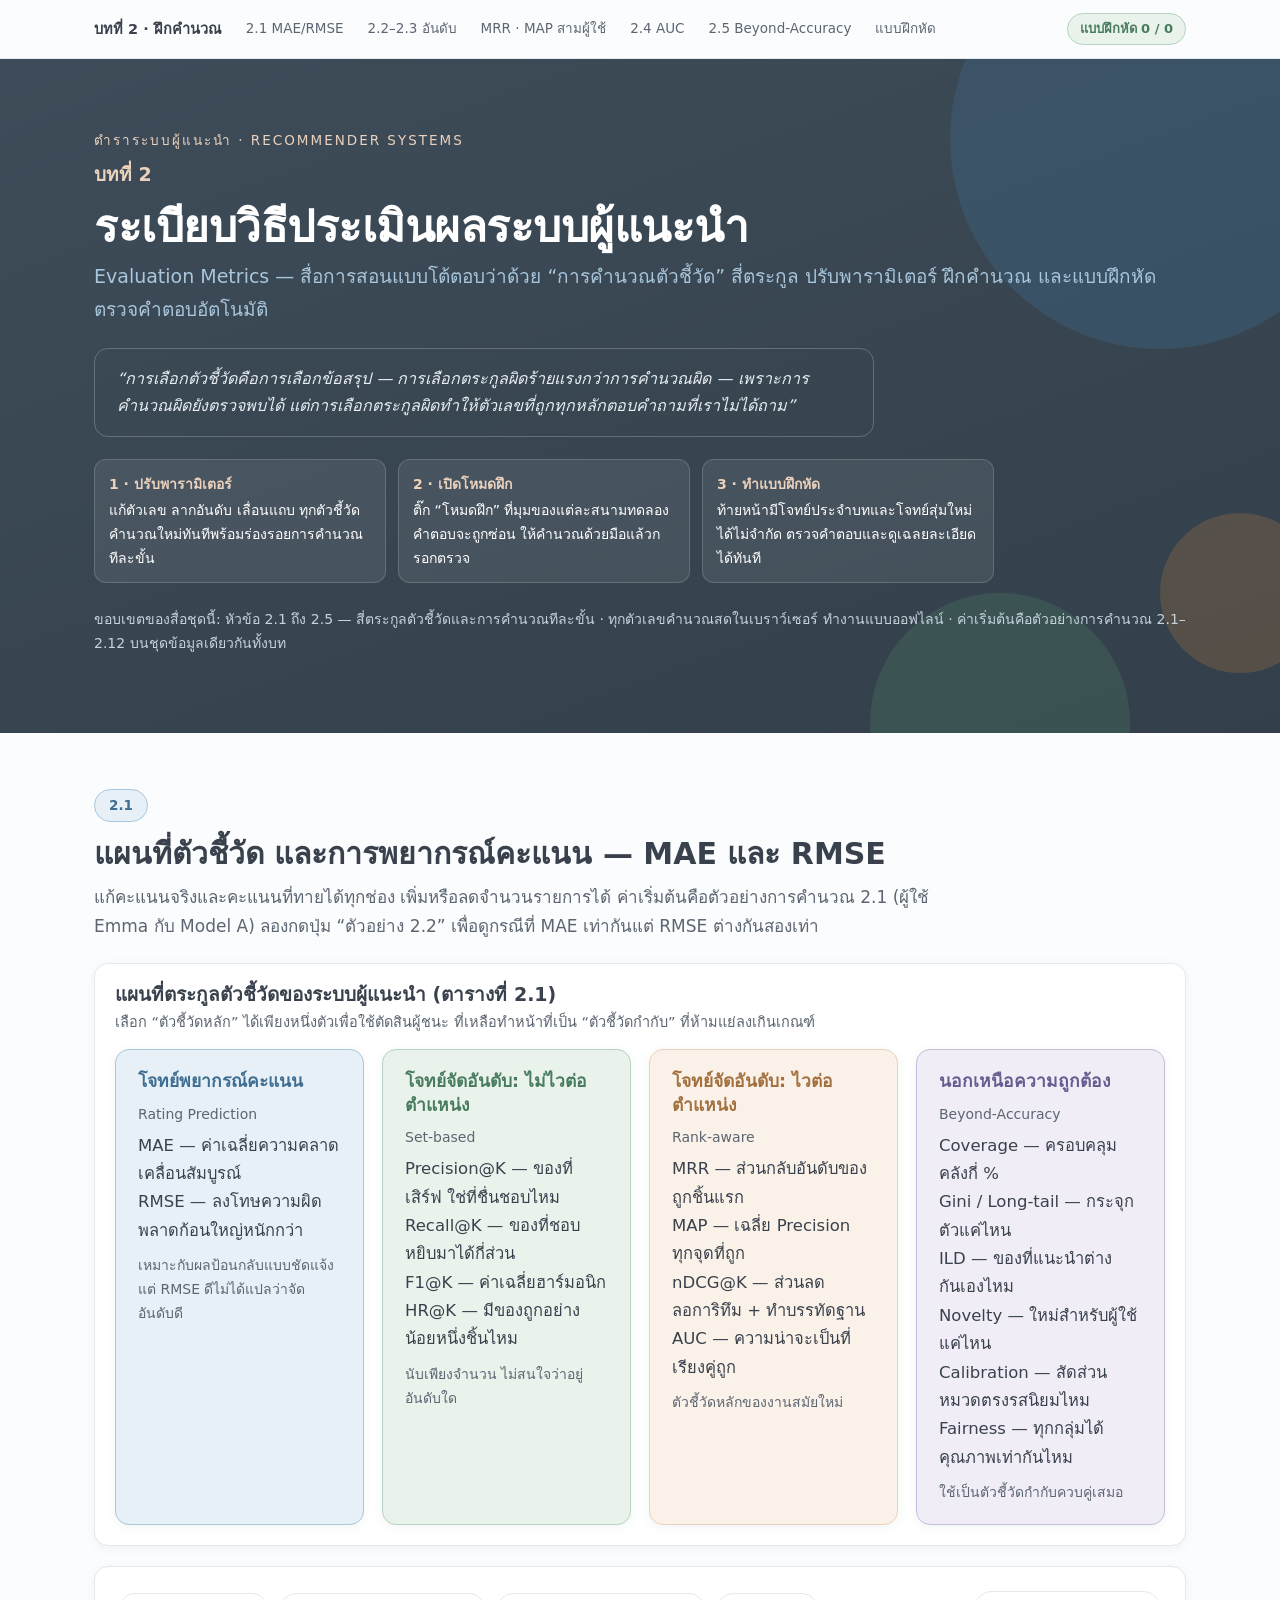
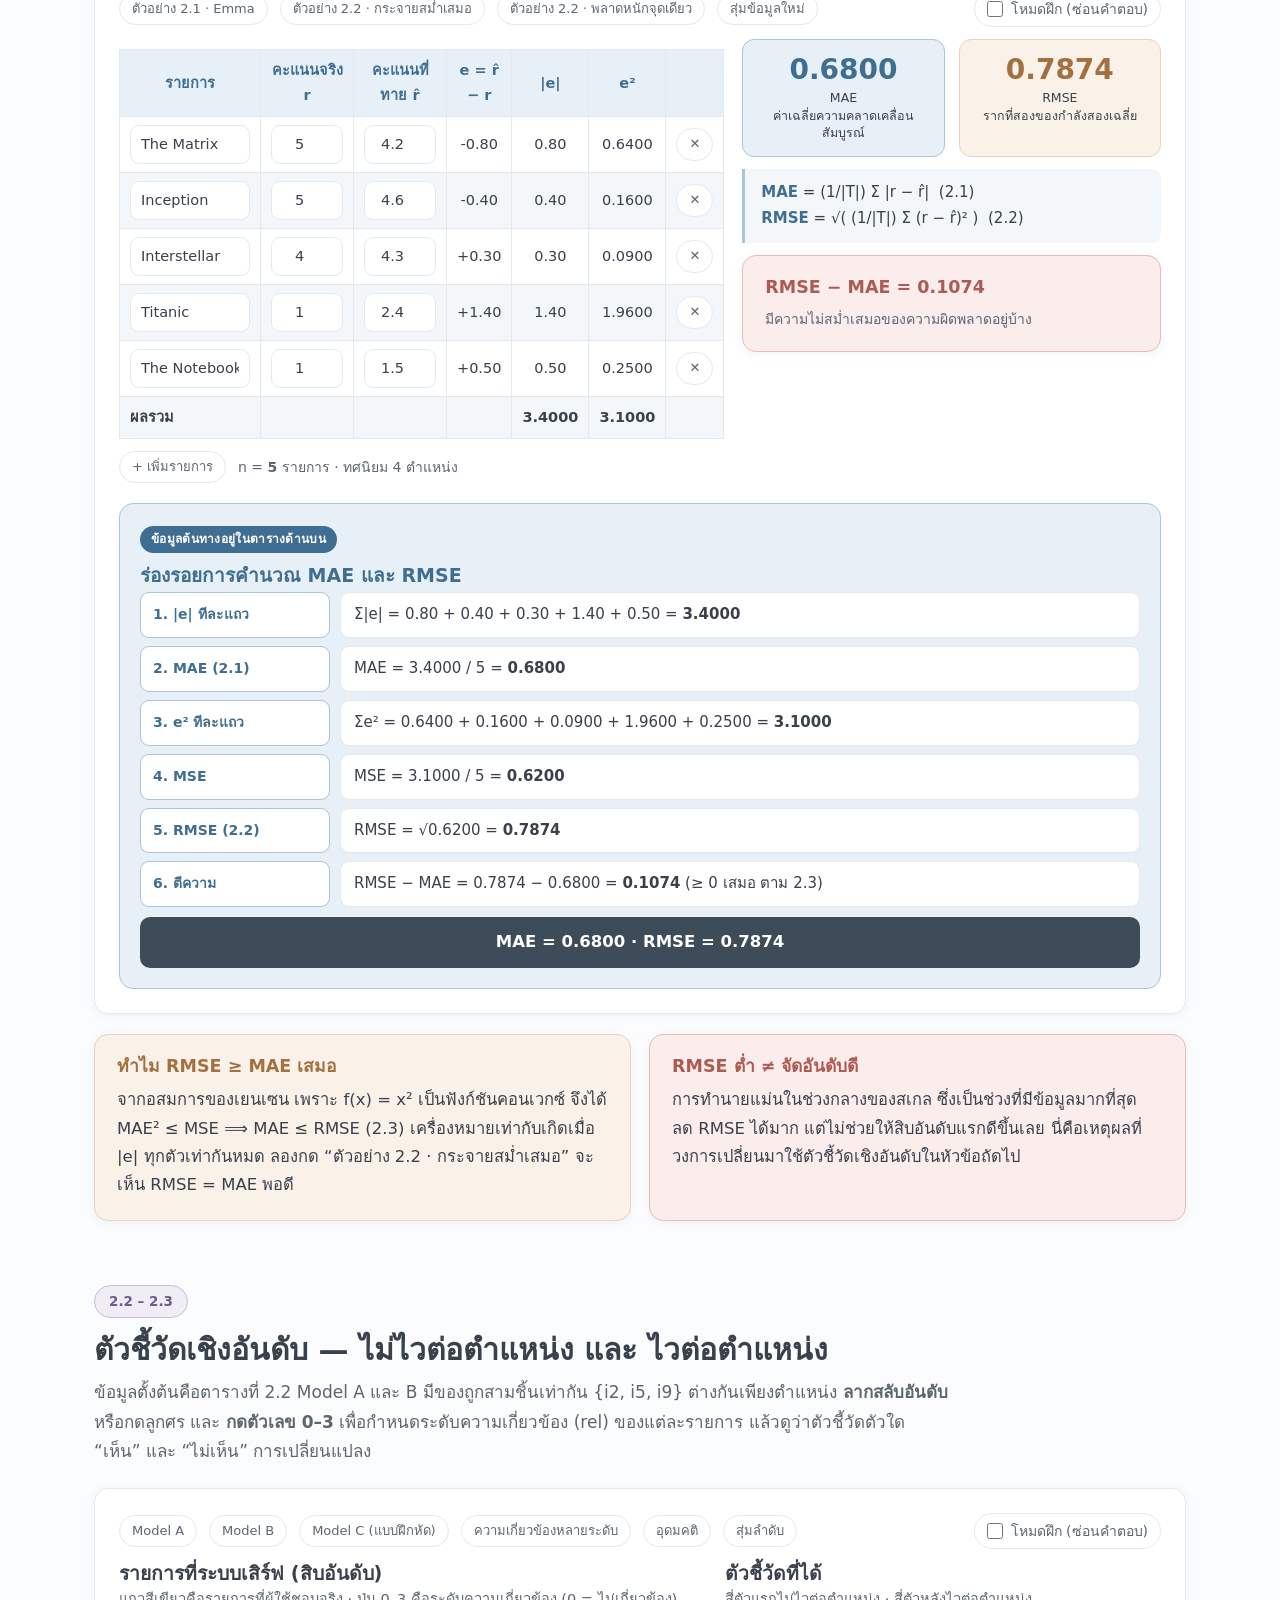
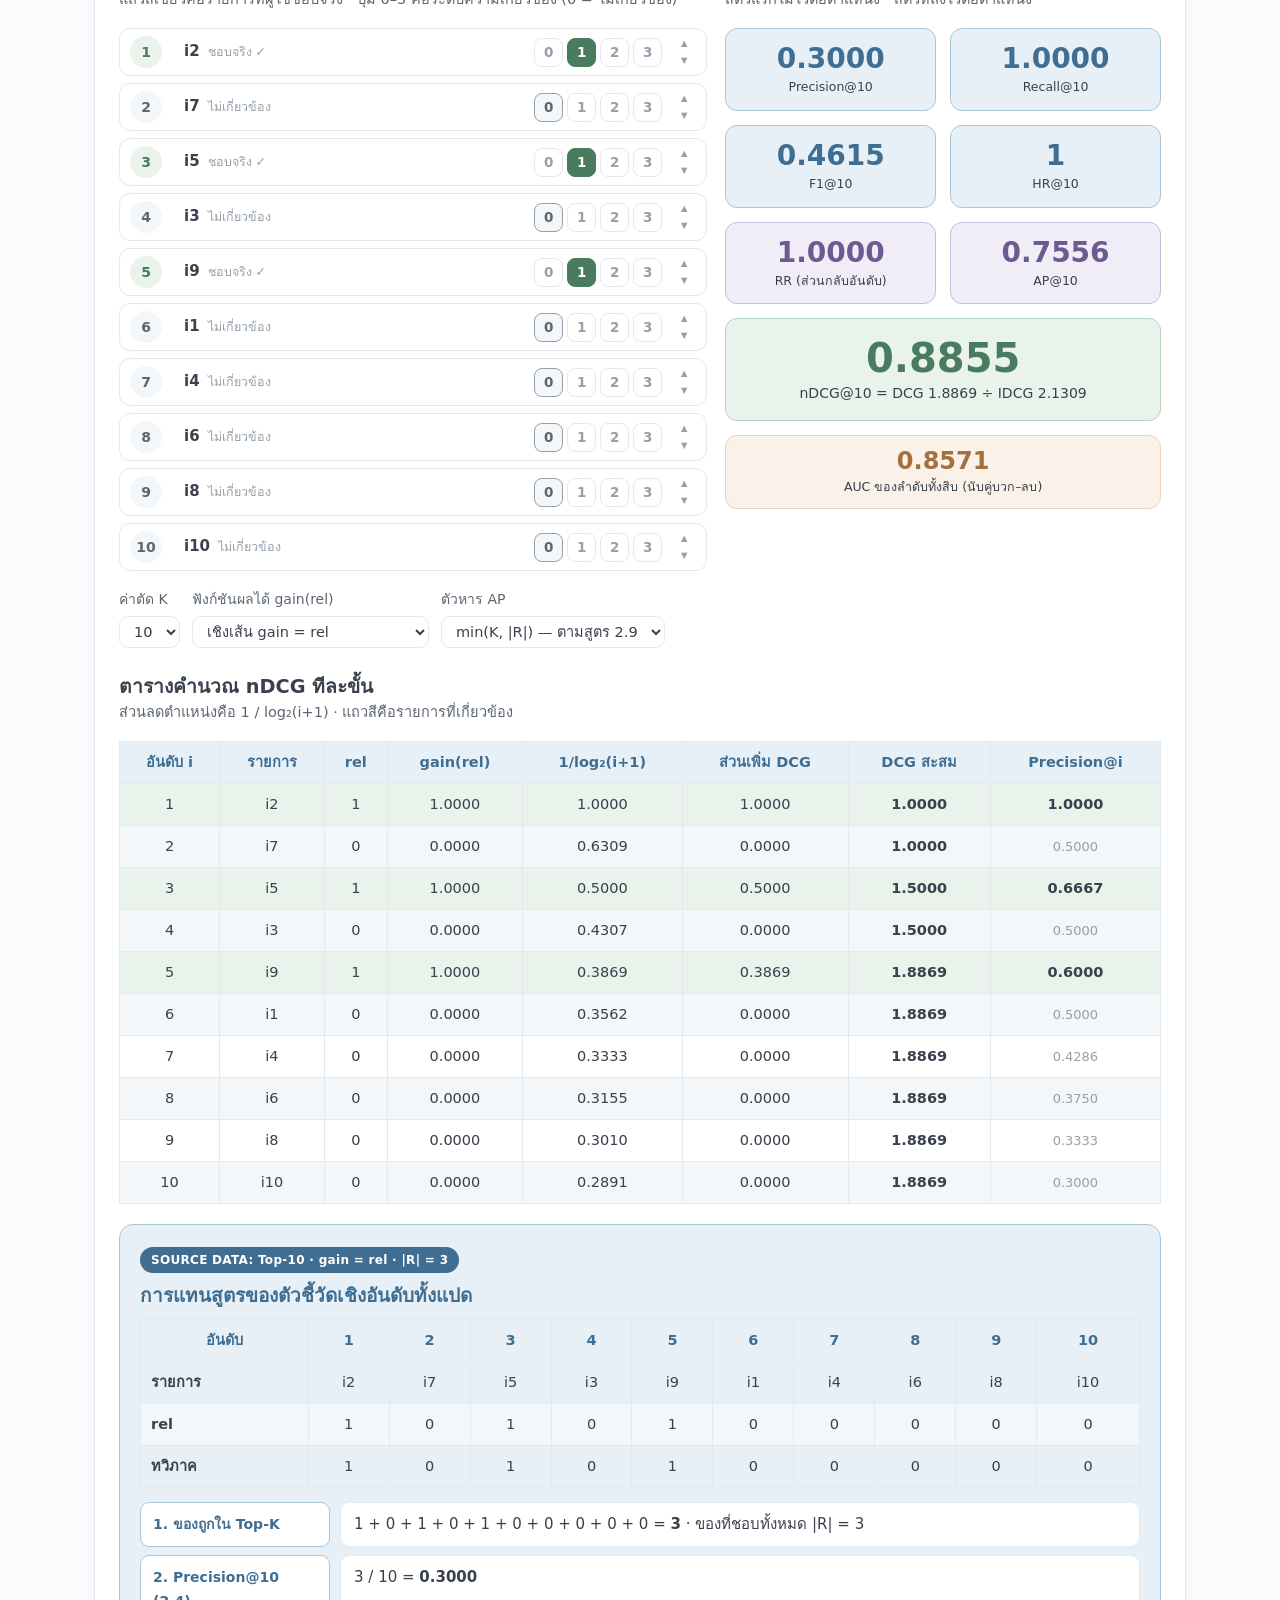
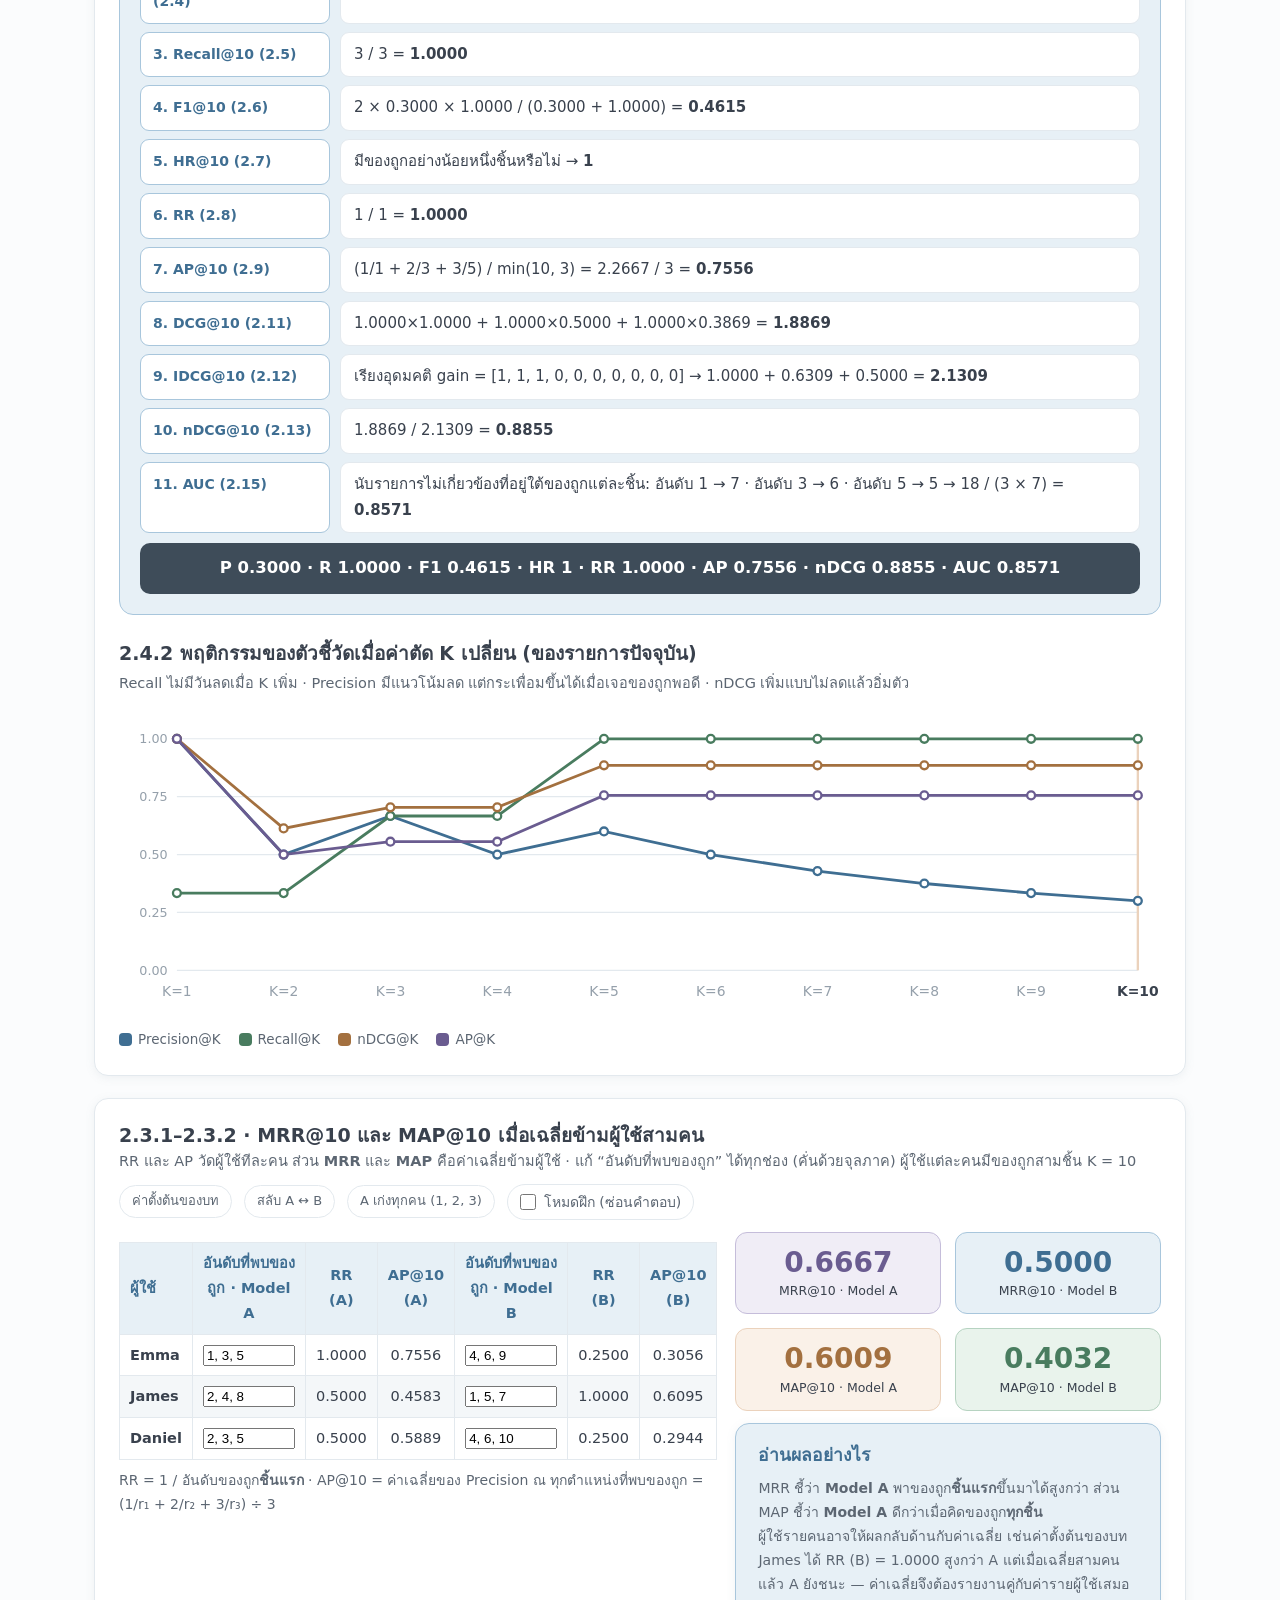
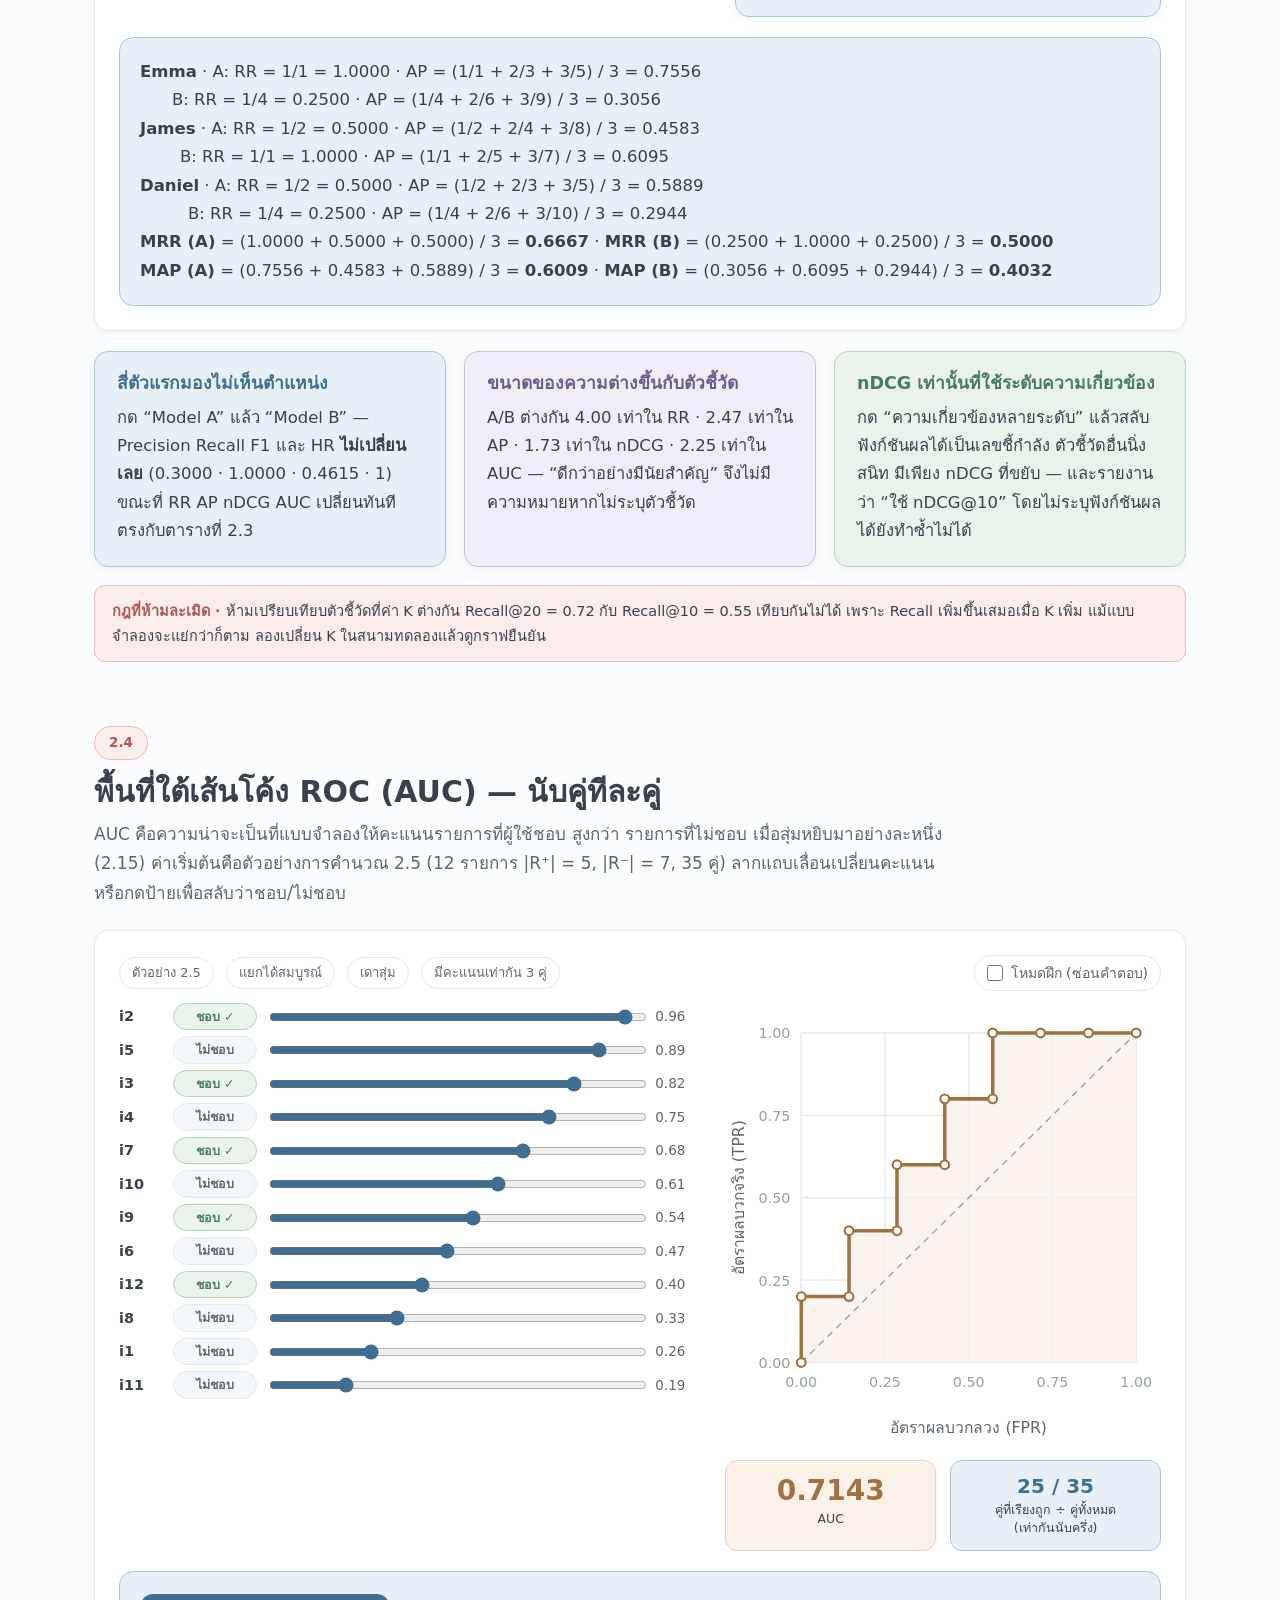
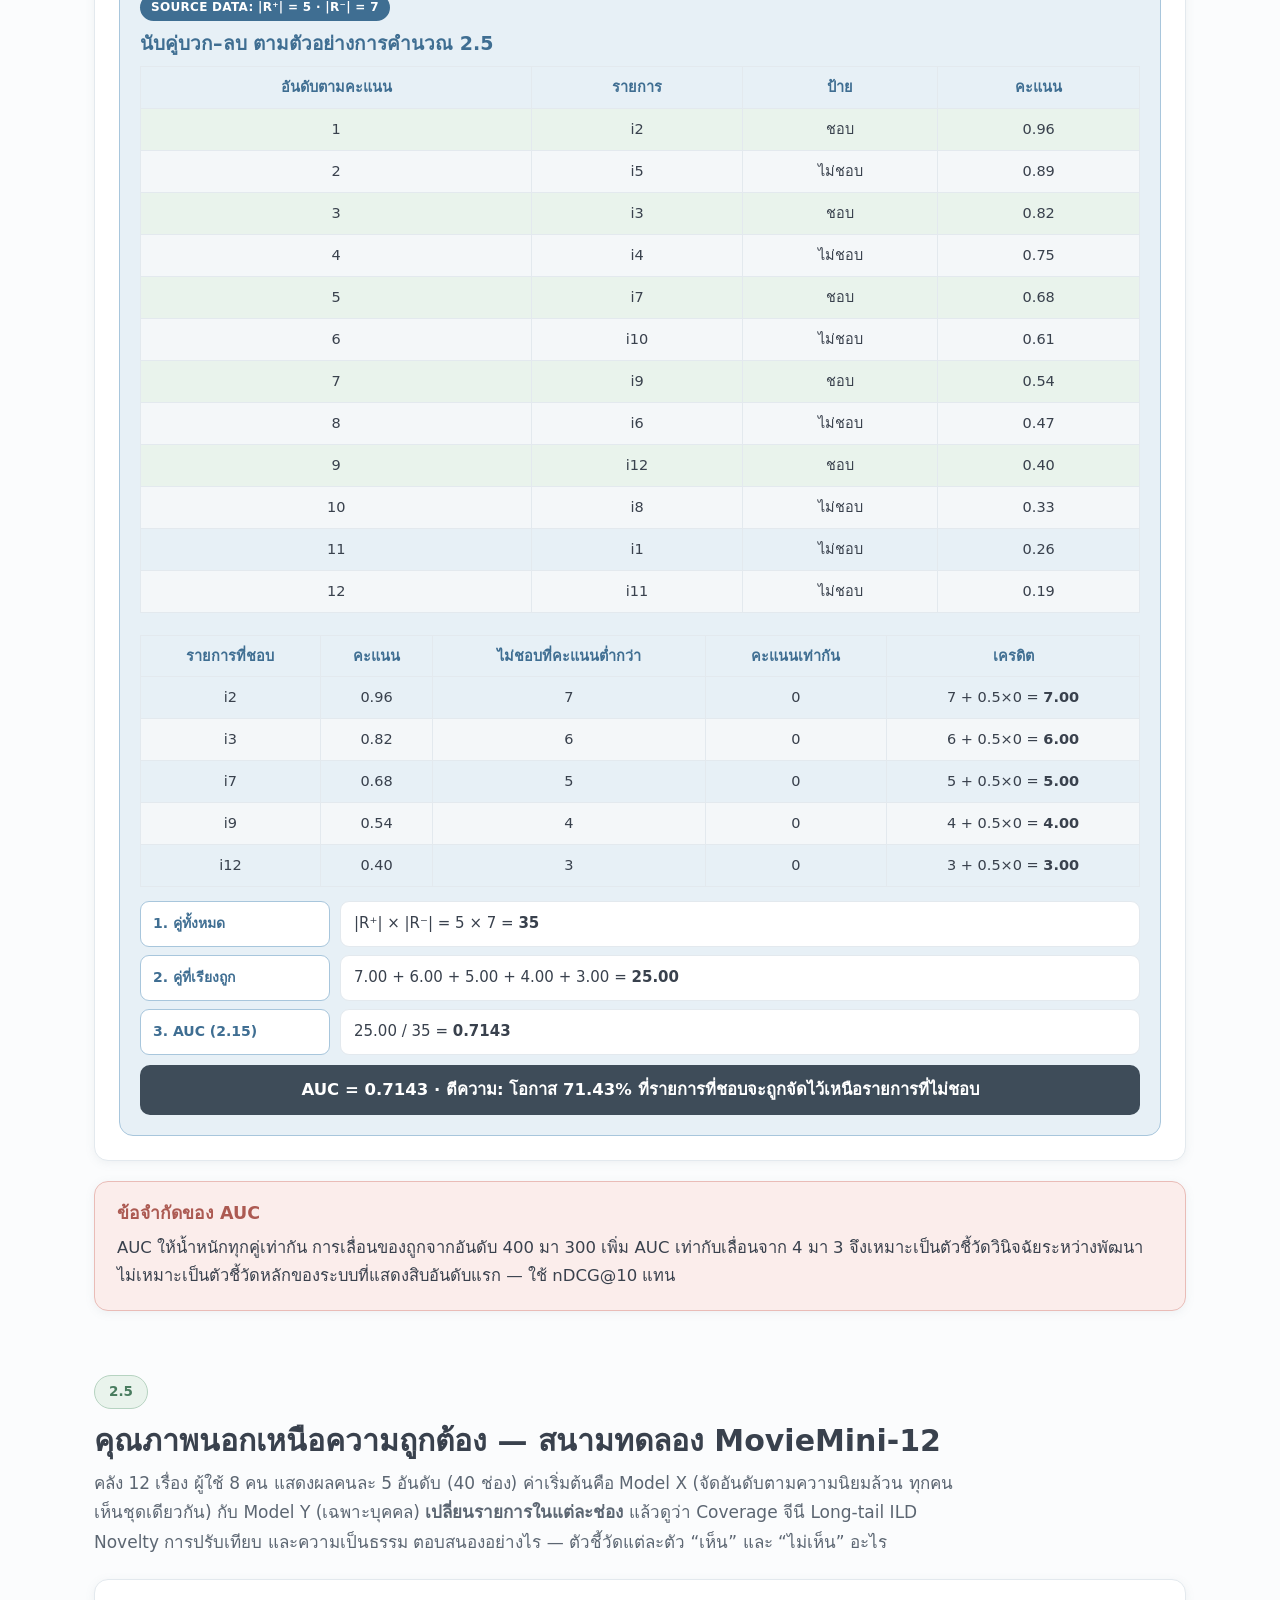
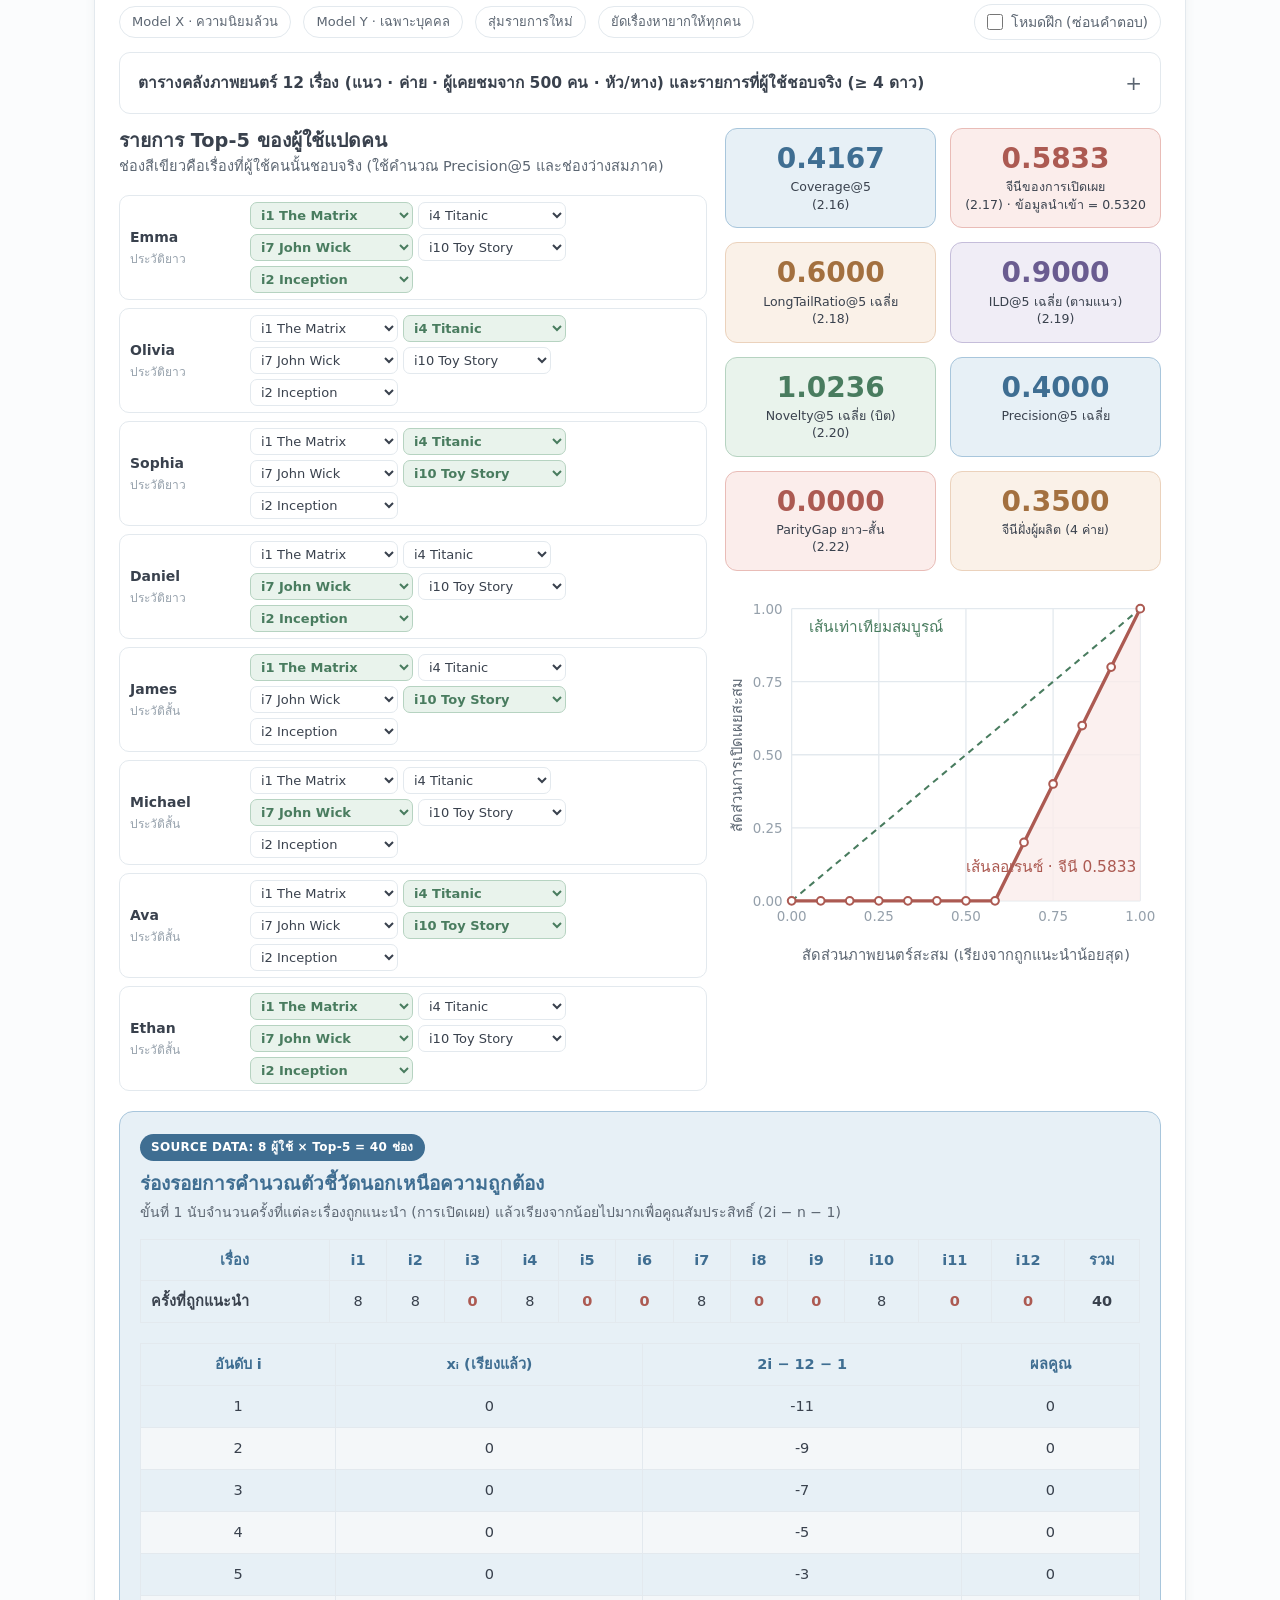
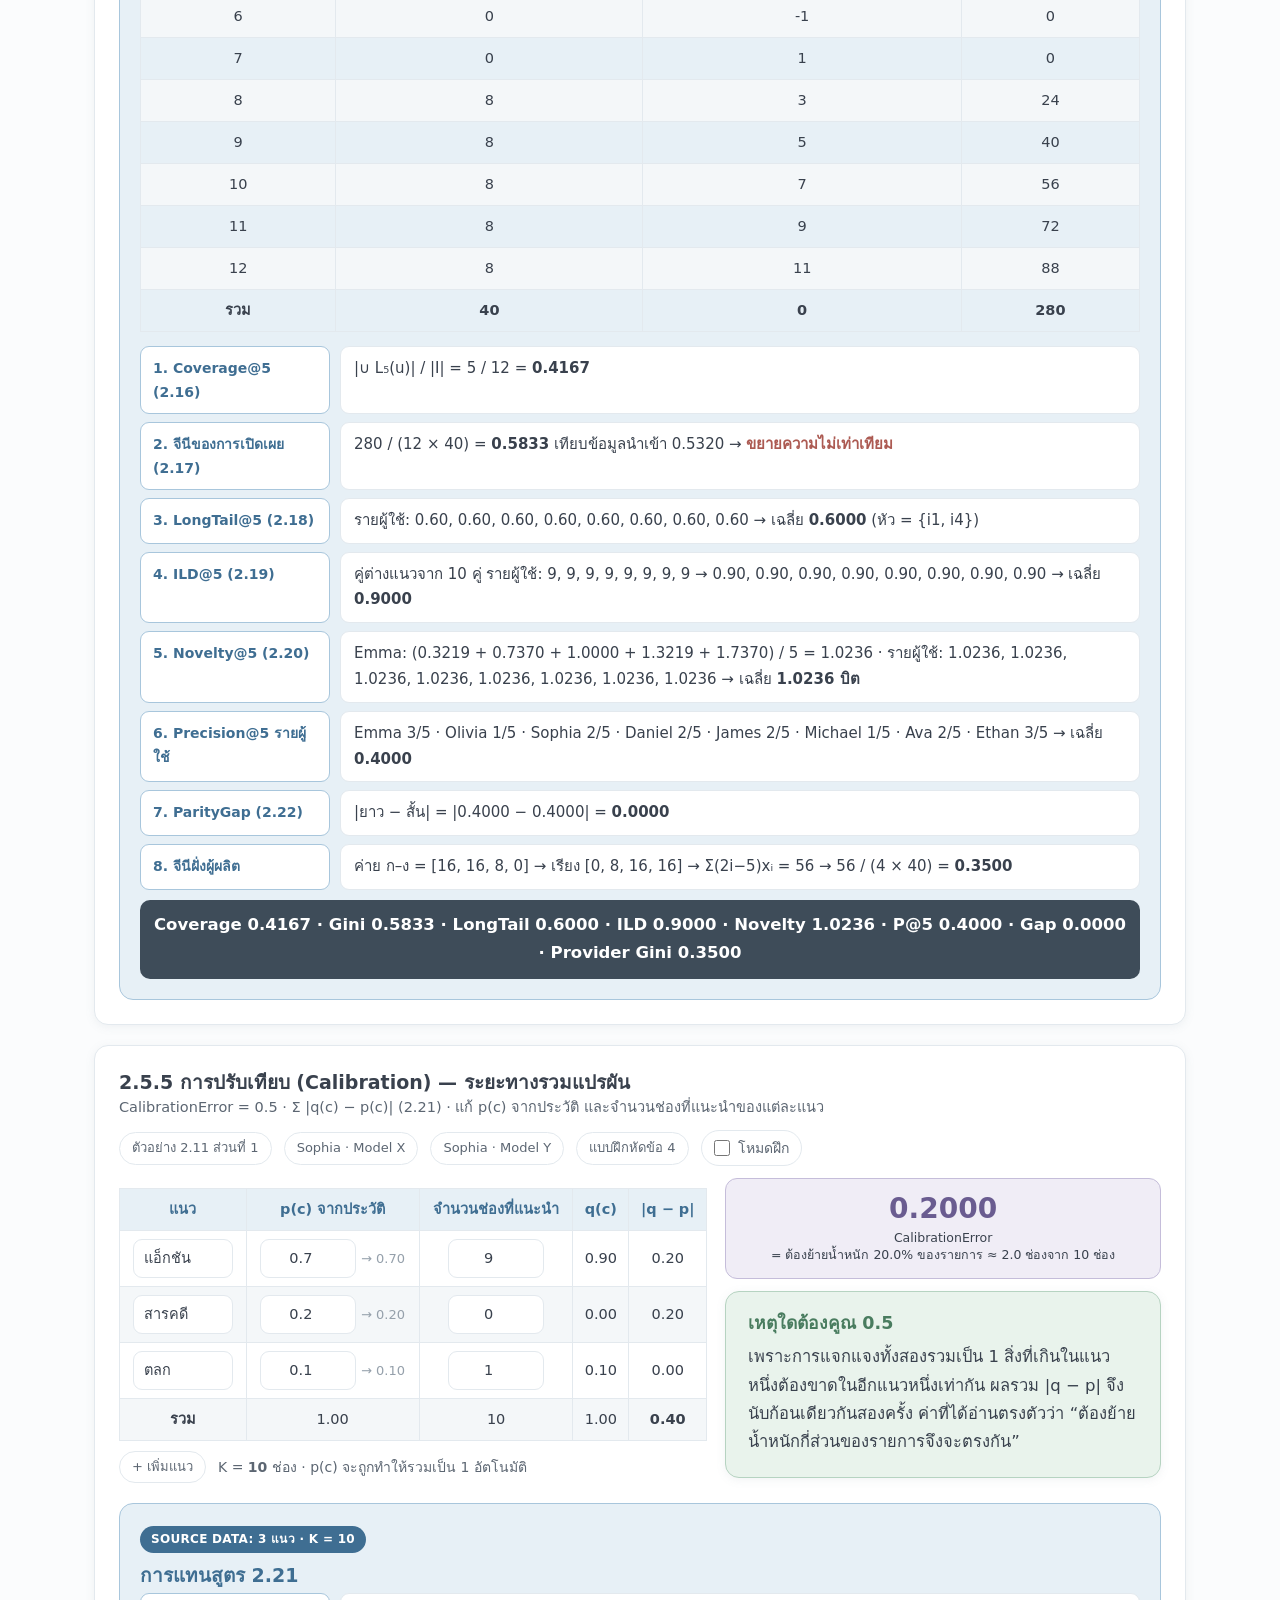
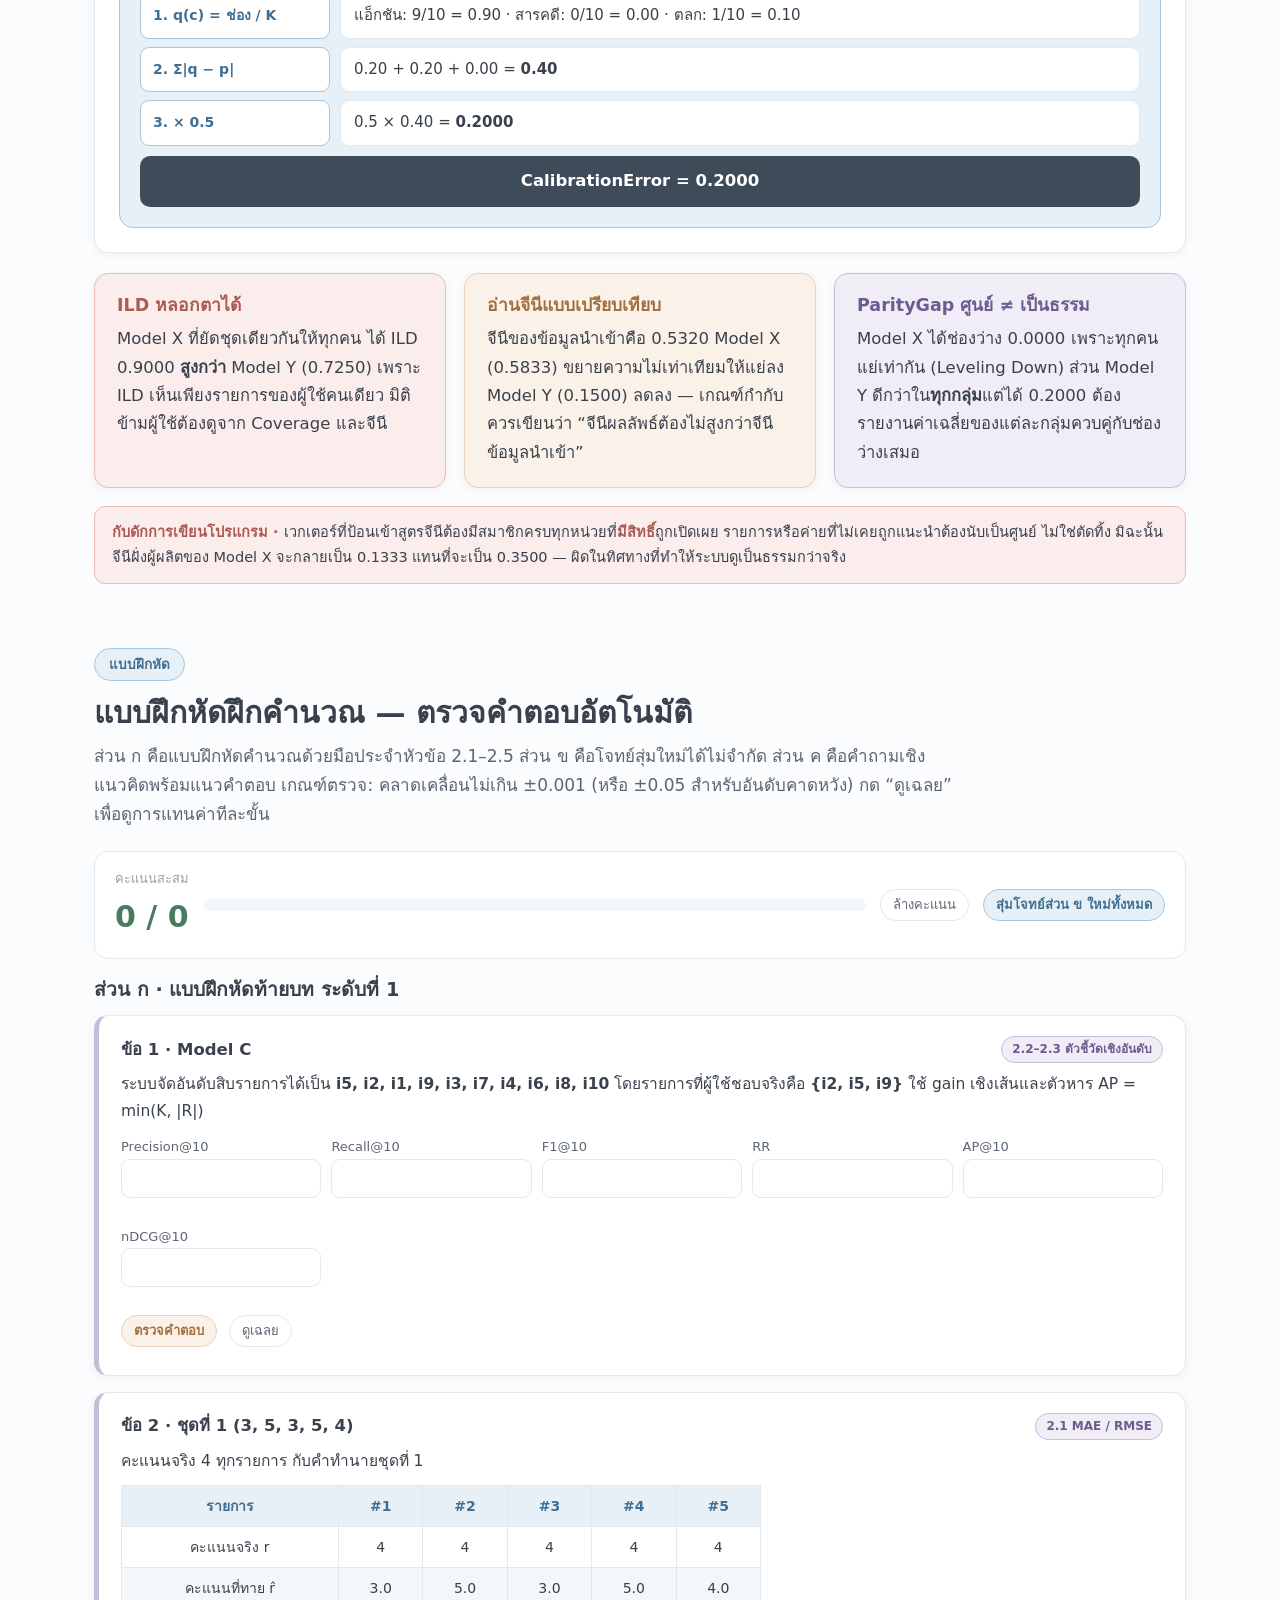
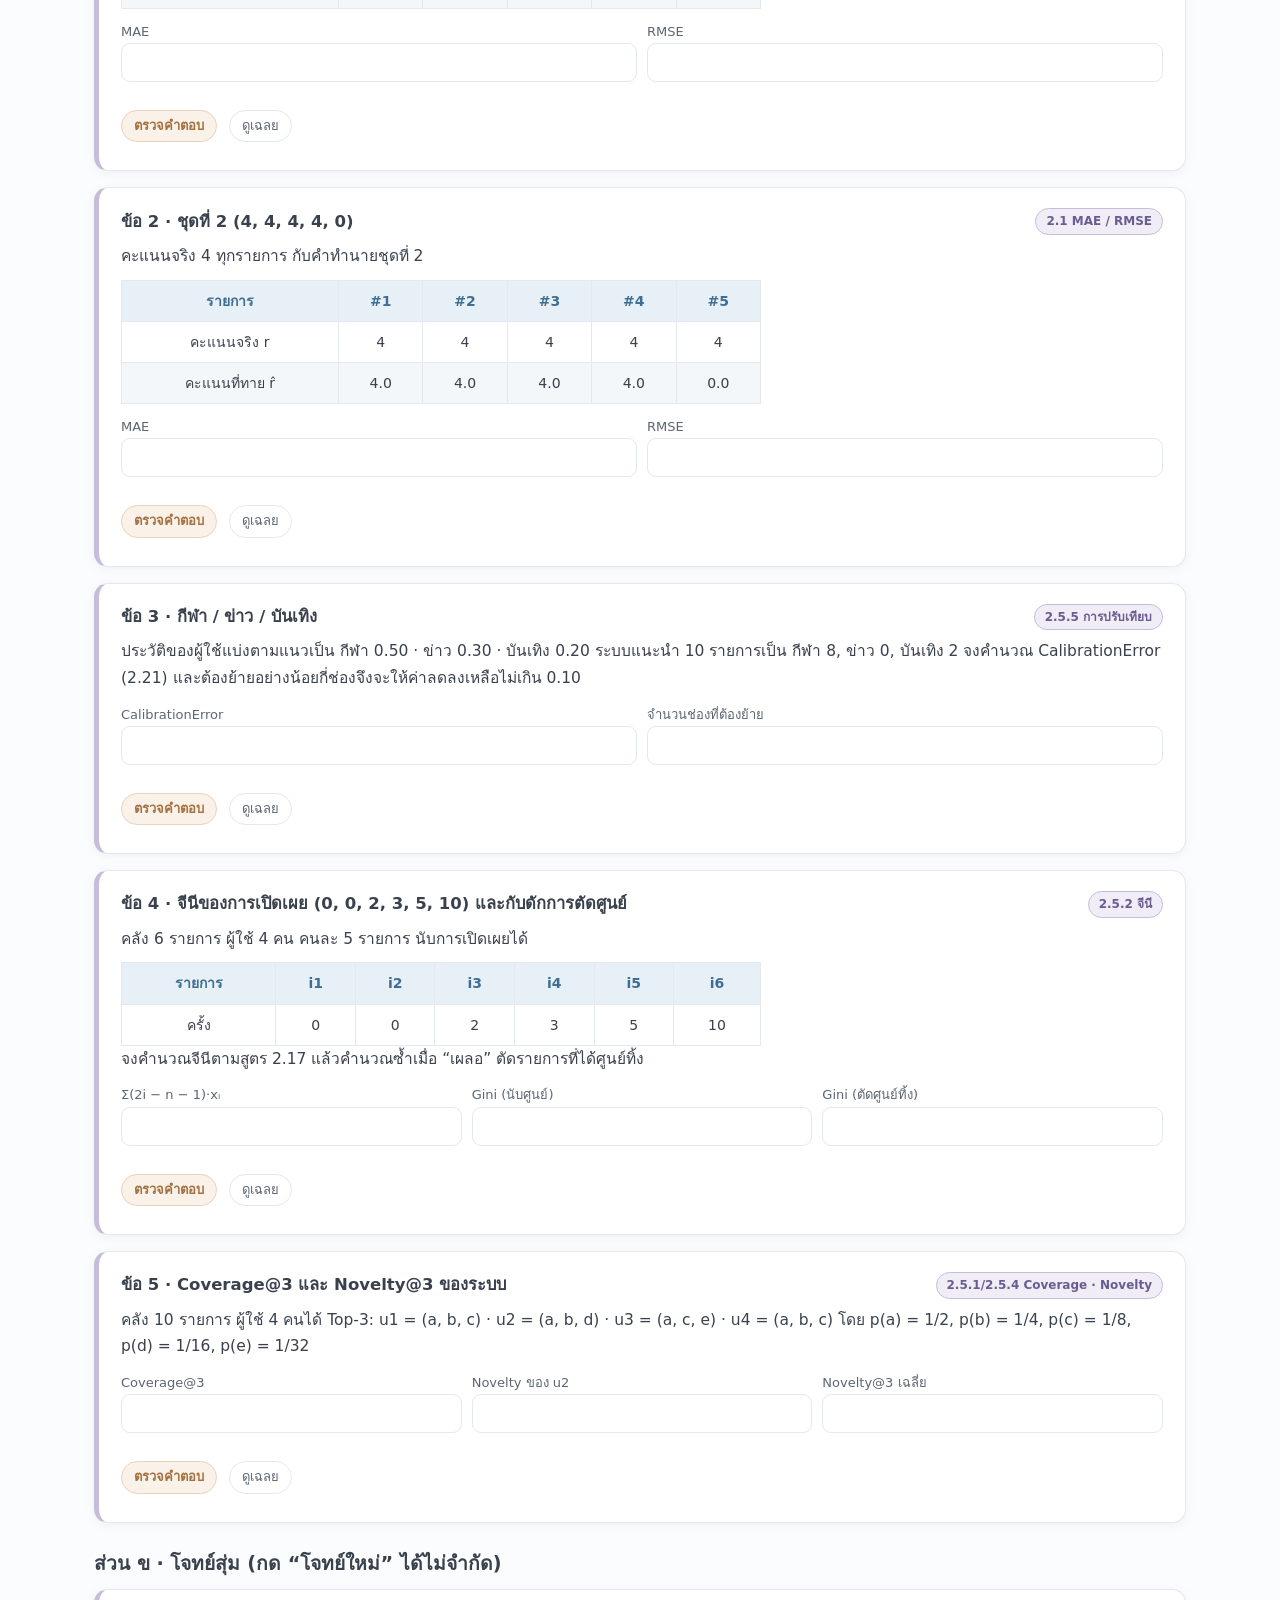
<file: source/Recommending System/Chapter2_Exceises/Chapter2_EX1.html>
<!DOCTYPE html>
<html lang="th">
<head>
<meta charset="utf-8">
<meta name="viewport" content="width=device-width, initial-scale=1">
<title>บทที่ 2 · ระเบียบวิธีประเมินผลระบบผู้แนะนำ — สื่อการสอนแบบโต้ตอบ ฝึกคำนวณและแบบฝึกหัด</title>
<style>
:root{
  --ink:#39414D; --muted:#5C6672; --faint:#95A0AB; --line:#E3E9EE;
  --bg:#FBFCFD; --surf:#F4F7F9; --white:#FFFFFF;
  --dark:#3E4C59; --dark2:#33404B;
  --blue:#A8C6DC; --blue-d:#3F6E92; --blue-l:#E7F0F6;
  --sage:#B6D3C1; --sage-d:#497C5F; --sage-l:#E9F3EC;
  --sand:#EBD2BC; --sand-d:#A3703F; --sand-l:#FAF1E8;
  --lilac:#C5BDDA; --lilac-d:#6A5C90; --lilac-l:#F0EDF6;
  --rose:#E9BCB7; --rose-d:#AC5A52; --rose-l:#FBEDEB;
  --r:14px; --sh:0 2px 10px rgba(120,135,150,.10);
}
*{box-sizing:border-box}
html{scroll-behavior:smooth; scroll-padding-top:74px}
body{margin:0; background:var(--bg); color:var(--ink);
  font-family:"Leelawadee UI","Sarabun","Noto Sans Thai","Segoe UI",system-ui,-apple-system,sans-serif;
  font-size:16.5px; line-height:1.72; -webkit-font-smoothing:antialiased}
h1,h2,h3,h4{line-height:1.35; margin:0}
a{color:var(--blue-d)}
.wrap{max-width:1140px; margin:0 auto; padding:0 24px}

nav{position:sticky; top:0; z-index:50; background:rgba(251,252,253,.92); backdrop-filter:blur(10px); border-bottom:1px solid var(--line)}
nav .wrap{display:flex; align-items:center; gap:6px; height:58px; overflow-x:auto; scrollbar-width:none}
nav .wrap::-webkit-scrollbar{display:none}
nav .brand{font-weight:700; color:var(--ink); white-space:nowrap; margin-right:10px; font-size:14.5px}
nav a{text-decoration:none; color:var(--muted); font-size:13.5px; white-space:nowrap; padding:6px 9px; border-radius:999px; transition:.18s}
nav a:hover,nav a.on{background:var(--blue-l); color:var(--blue-d)}
nav a.on{font-weight:700}
nav .score{margin-left:auto; font-size:13px; color:var(--sage-d); background:var(--sage-l); border:1px solid var(--sage); border-radius:999px; padding:4px 12px; white-space:nowrap; font-weight:700}

header{background:linear-gradient(160deg,var(--dark) 0%,var(--dark2) 100%); color:#fff; padding:70px 0 78px; position:relative; overflow:hidden}
header .c1,header .c2,header .c3{position:absolute; border-radius:50%; opacity:.30}
header .c1{width:420px;height:420px; right:-90px; top:-130px; background:var(--blue-d)}
header .c2{width:260px;height:260px; right:150px; bottom:-120px; background:var(--sage-d)}
header .c3{width:160px;height:160px; right:-40px; bottom:60px; background:var(--sand-d)}
header .wrap{position:relative; z-index:2}
header .eyebrow{color:var(--sand); letter-spacing:2px; font-size:13.5px; margin-bottom:6px}
header .num{color:var(--sand); font-weight:700; font-size:19px}
header h1{font-size:44px; font-weight:700; margin:6px 0 4px; letter-spacing:-.5px}
header .en{color:var(--blue); font-size:19px; margin-bottom:22px}
header .quote{border:1px solid rgba(255,255,255,.22); border-radius:var(--r); padding:16px 22px; max-width:780px; font-style:italic; color:#E8EEF3; font-size:16px}
header .meta{margin-top:24px; color:#C6D3DD; font-size:14px}
header .howto{margin-top:22px; display:grid; gap:12px; grid-template-columns:repeat(3,1fr); max-width:900px}
header .howto div{background:rgba(255,255,255,.08); border:1px solid rgba(255,255,255,.16); border-radius:12px; padding:12px 14px; font-size:14px}
header .howto b{color:var(--sand); display:block; margin-bottom:2px}
@media(max-width:800px){header .howto{grid-template-columns:1fr} header h1{font-size:34px}}

section{padding:56px 0 8px; scroll-margin-top:74px}
.kick{display:inline-block; background:var(--blue-l); color:var(--blue-d); font-weight:700; font-size:13.5px; padding:4px 14px; border-radius:999px; border:1px solid var(--blue)}
.kick.s{background:var(--sage-l); color:var(--sage-d); border-color:var(--sage)}
.kick.a{background:var(--sand-l); color:var(--sand-d); border-color:var(--sand)}
.kick.l{background:var(--lilac-l); color:var(--lilac-d); border-color:var(--lilac)}
.kick.r{background:var(--rose-l); color:var(--rose-d); border-color:var(--rose)}
h2.sec{font-size:30px; font-weight:700; margin:12px 0 8px}
p.lead{color:var(--muted); font-size:17px; max-width:860px; margin:0 0 22px}

.card{background:var(--white); border:1px solid var(--line); border-radius:var(--r); padding:20px 22px; box-shadow:var(--sh)}
.card h3{font-size:17.5px; margin-bottom:8px}
.card.blue{background:var(--blue-l); border-color:var(--blue)} .card.blue h3{color:var(--blue-d)}
.card.sage{background:var(--sage-l); border-color:var(--sage)} .card.sage h3{color:var(--sage-d)}
.card.sand{background:var(--sand-l); border-color:var(--sand)} .card.sand h3{color:var(--sand-d)}
.card.lilac{background:var(--lilac-l); border-color:var(--lilac)} .card.lilac h3{color:var(--lilac-d)}
.card.rose{background:var(--rose-l); border-color:var(--rose)} .card.rose h3{color:var(--rose-d)}
.grid{display:grid; gap:18px}
.g2{grid-template-columns:repeat(2,1fr)} .g3{grid-template-columns:repeat(3,1fr)}
.g4{grid-template-columns:repeat(4,1fr)} .g23{grid-template-columns:1.35fr 1fr}
@media(max-width:900px){.g2,.g3,.g4,.g23{grid-template-columns:1fr}}

.panel{background:var(--white); border:1px solid var(--line); border-radius:var(--r); padding:24px; box-shadow:var(--sh); margin:20px 0}
.panel > h3{font-size:19px; margin-bottom:4px}
.panel .hint{color:var(--muted); font-size:14.5px; margin:0 0 16px}
.panelhead{display:flex; flex-wrap:wrap; justify-content:space-between; align-items:center; gap:10px; margin-bottom:12px}

.stats{display:grid; gap:14px; grid-template-columns:repeat(auto-fit,minmax(150px,1fr))}
.stat{border-radius:12px; padding:14px 12px; text-align:center; border:1px solid; position:relative}
.stat .v{font-size:28px; font-weight:700; line-height:1.15; font-variant-numeric:tabular-nums}
.stat .l{font-size:12.5px; color:var(--ink); line-height:1.4; margin-top:3px}
.st-b{background:var(--blue-l); border-color:var(--blue)} .st-b .v{color:var(--blue-d)}
.st-g{background:var(--sage-l); border-color:var(--sage)} .st-g .v{color:var(--sage-d)}
.st-a{background:var(--sand-l); border-color:var(--sand)} .st-a .v{color:var(--sand-d)}
.st-l{background:var(--lilac-l); border-color:var(--lilac)} .st-l .v{color:var(--lilac-d)}
.st-r{background:var(--rose-l); border-color:var(--rose)} .st-r .v{color:var(--rose-d)}

table{border-collapse:collapse; width:100%; font-size:14.5px}
th,td{padding:8px 10px; border:1px solid var(--line); text-align:center}
th{background:var(--blue-l); color:var(--blue-d); font-weight:700}
tbody tr:nth-child(even){background:var(--surf)}
td.l,th.l{text-align:left}
.num{font-variant-numeric:tabular-nums}
.table-scroll{overflow-x:auto; margin-top:10px}

label.ctl{display:block; font-size:14px; color:var(--muted); margin-bottom:5px}
input[type=range]{width:100%; accent-color:var(--blue-d)}
select,input[type=number],input[type=text]{font:inherit; font-size:14.5px; padding:6px 10px; border:1px solid var(--line); border-radius:9px; background:var(--white); color:var(--ink)}
input[type=number]{width:96px; text-align:center}
.btn{font:inherit; font-size:14.5px; padding:7px 16px; border-radius:999px; cursor:pointer; border:1px solid var(--blue); background:var(--blue-l); color:var(--blue-d); font-weight:700; transition:.15s}
.btn:hover{background:var(--blue); color:#fff}
.btn.ghost{background:var(--white); border-color:var(--line); color:var(--muted); font-weight:400}
.btn.ghost:hover{background:var(--surf); color:var(--ink)}
.btn.sage{background:var(--sage-l); border-color:var(--sage); color:var(--sage-d)} .btn.sage:hover{background:var(--sage-d); color:#fff}
.btn.sand{background:var(--sand-l); border-color:var(--sand); color:var(--sand-d)} .btn.sand:hover{background:var(--sand-d); color:#fff}
.btn.sm{font-size:13px; padding:4px 12px}
.seg{display:inline-flex; border:1px solid var(--line); border-radius:999px; overflow:hidden; background:var(--white)}
.seg button{font:inherit; font-size:14px; padding:6px 16px; border:0; background:transparent; color:var(--muted); cursor:pointer}
.seg button.on{background:var(--sage-l); color:var(--sage-d); font-weight:700}
.row{display:flex; flex-wrap:wrap; gap:12px; align-items:center}

/* โหมดฝึก: ซ่อนคำตอบ */
.toggle{display:inline-flex; align-items:center; gap:8px; cursor:pointer; user-select:none; font-size:14px; color:var(--muted); background:var(--white); border:1px solid var(--line); border-radius:999px; padding:5px 12px}
.toggle input{accent-color:var(--sage-d); width:16px; height:16px; margin:0}
.toggle.on{background:var(--sand-l); border-color:var(--sand); color:var(--sand-d); font-weight:700}
.lab.practice .hid{filter:blur(7px); user-select:none; pointer-events:none}
.lab.practice .hidblock{display:none}
.lab.practice .showpr{display:block}
.showpr{display:none}
.anscheck{background:var(--sand-l); border:1px solid var(--sand); border-radius:12px; padding:14px 16px; margin-top:14px}
.anscheck h4{color:var(--sand-d); font-size:15px; margin-bottom:8px}
.ansgrid{display:grid; gap:10px; grid-template-columns:repeat(auto-fit,minmax(170px,1fr))}
.ansgrid label{font-size:13px; color:var(--muted); display:block}
.ansgrid input{width:100%}
.ansgrid .fb{font-size:12.5px; min-height:18px; font-weight:700}
.ok{color:var(--sage-d)} .bad{color:var(--rose-d)}
input.ok{border-color:var(--sage-d); background:var(--sage-l)} input.bad{border-color:var(--rose-d); background:var(--rose-l)}

.ranklist{display:flex; flex-direction:column; gap:7px}
.rankrow{display:grid; grid-template-columns:44px 1fr auto auto; gap:10px; align-items:center; background:var(--white); border:1px solid var(--line); border-radius:11px; padding:7px 10px; cursor:grab; transition:.15s}
.rankrow:hover{border-color:var(--blue); box-shadow:var(--sh)}
.rankrow.drag{opacity:.35} .rankrow.over{border-color:var(--blue-d); border-style:dashed}
.rankrow .pos{width:32px;height:32px;border-radius:50%; display:grid; place-items:center; background:var(--surf); color:var(--muted); font-weight:700; font-size:14px}
.rankrow.hit .pos{background:var(--sage-l); color:var(--sage-d)}
.rankrow .nm{font-weight:700; font-size:15px}
.rankrow .nm small{font-weight:400; color:var(--faint); margin-left:8px; font-size:12.5px}
.grade{display:flex; gap:4px}
.grade button{width:29px;height:29px;border-radius:8px; border:1px solid var(--line); background:var(--white); color:var(--faint); font:inherit; font-size:13.5px; font-weight:700; cursor:pointer}
.grade button:hover{border-color:var(--sage)}
.grade button.on{background:var(--sage-d); border-color:var(--sage-d); color:#fff}
.grade button.on0{background:var(--surf); border-color:var(--faint); color:var(--muted)}
.mv{display:flex; flex-direction:column; gap:2px}
.mv button{width:24px;height:15px; border:0; background:transparent; color:var(--faint); cursor:pointer; font-size:11px; line-height:1; padding:0}
.mv button:hover{color:var(--blue-d)}

.formula{background:var(--surf); border-left:3px solid var(--blue); border-radius:0 9px 9px 0; padding:11px 16px; font-size:15px; margin:12px 0; overflow-x:auto}
.formula b{color:var(--blue-d)}
.note{font-size:14px; color:var(--muted)}
.warn{background:var(--rose-l); border:1px solid var(--rose); border-radius:11px; padding:13px 17px; font-size:14.5px}
.warn b{color:var(--rose-d)}
details.acc{border:1px solid var(--line); border-radius:11px; background:var(--white); margin-bottom:10px; overflow:hidden}
details.acc summary{padding:13px 18px; cursor:pointer; font-weight:700; font-size:15.5px; list-style:none; display:flex; justify-content:space-between; align-items:center}
details.acc summary::-webkit-details-marker{display:none}
details.acc summary::after{content:"+"; color:var(--muted); font-size:20px; font-weight:400}
details.acc[open] summary::after{content:"–"}
details.acc summary:hover{background:var(--surf)}
details.acc .body{padding:0 18px 16px; font-size:15px}

.calc-trace{margin-top:20px;border:1px solid var(--blue);border-radius:var(--r);background:var(--blue-l);padding:20px}
.calc-trace h3{color:var(--blue-d);font-size:19px;margin-bottom:4px}
.calc-trace .intro{font-size:14px;color:var(--muted);margin:0 0 14px}
.source-label{display:inline-block;background:var(--blue-d);color:#fff;border-radius:999px;padding:3px 11px;font-size:12px;font-weight:700;letter-spacing:.3px;margin-bottom:10px}
.trace-grid{display:grid;gap:8px}
.trace-line{display:grid;grid-template-columns:190px 1fr;gap:10px;align-items:stretch}
.trace-line .step{border:1px solid var(--blue);background:#fff;border-radius:9px;padding:9px 12px;font-size:14px;font-weight:700;color:var(--blue-d)}
.trace-line .expr{border:1px solid var(--line);background:#fff;border-radius:9px;padding:9px 13px;font-size:15px;overflow-x:auto;font-variant-numeric:tabular-nums}
.trace-result{margin-top:10px;background:var(--dark);color:#fff;border-radius:10px;padding:11px 14px;text-align:center;font-weight:700}
@media(max-width:700px){.trace-line{grid-template-columns:1fr}}

/* MovieMini */
.userlist{display:grid; gap:8px}
.urow{display:grid; grid-template-columns:110px 1fr; gap:10px; align-items:center; background:var(--white); border:1px solid var(--line); border-radius:10px; padding:6px 10px}
.urow .un{font-weight:700; font-size:14px}
.urow .un small{display:block; font-weight:400; color:var(--faint); font-size:12px}
.urow .slots{display:flex; gap:5px; flex-wrap:wrap}
.urow select{padding:4px 6px; font-size:13px; border-radius:7px}
.urow select.hit{background:var(--sage-l); border-color:var(--sage); color:var(--sage-d); font-weight:700}
.chip{display:inline-block; font-size:12px; padding:2px 9px; border-radius:999px; background:var(--surf); border:1px solid var(--line); color:var(--muted); margin:2px}
.chip.g1{background:var(--blue-l);border-color:var(--blue);color:var(--blue-d)}
.chip.g2{background:var(--rose-l);border-color:var(--rose);color:var(--rose-d)}
.chip.g3{background:var(--sand-l);border-color:var(--sand);color:var(--sand-d)}
.chip.g4{background:var(--lilac-l);border-color:var(--lilac);color:var(--lilac-d)}
.chip.g5{background:var(--sage-l);border-color:var(--sage);color:var(--sage-d)}

/* แบบฝึกหัด */
.quiz{background:var(--white); border:1px solid var(--line); border-radius:var(--r); box-shadow:var(--sh); padding:20px 22px; margin-bottom:16px; border-left:5px solid var(--lilac)}
.quiz.done-ok{border-left-color:var(--sage-d)} .quiz.done-bad{border-left-color:var(--rose-d)}
.quiz .qh{display:flex; justify-content:space-between; align-items:center; flex-wrap:wrap; gap:8px; margin-bottom:8px}
.quiz .qh h3{font-size:16.5px}
.quiz .tag{font-size:12px; font-weight:700; padding:2px 10px; border-radius:999px; background:var(--lilac-l); color:var(--lilac-d); border:1px solid var(--lilac)}
.quiz .q{font-size:15.5px; margin-bottom:12px}
.quiz .q table{max-width:640px; font-size:14px}
.quiz .sol{display:none; margin-top:12px; background:var(--sage-l); border:1px solid var(--sage); border-radius:10px; padding:12px 15px; font-size:14.5px}
.quiz.show .sol{display:block}
.quiz .sol b{color:var(--sage-d)}
.quiz .verdict{font-weight:700; margin-top:8px; font-size:14.5px}
.scorebar{background:var(--white); border:1px solid var(--line); border-radius:var(--r); padding:16px 20px; display:flex; flex-wrap:wrap; gap:14px; align-items:center; margin-bottom:18px}
.scorebar .big{font-size:30px; font-weight:700; color:var(--sage-d)}
.bar{flex:1; min-width:180px; height:12px; background:var(--surf); border-radius:999px; overflow:hidden}
.bar i{display:block; height:100%; background:var(--sage-d); width:0; transition:.3s}

footer{background:var(--dark); color:#9FB0BE; padding:40px 0; margin-top:70px; font-size:14px}
footer b{color:#fff}
svg text{font-family:inherit}
.legend{display:flex; gap:18px; font-size:13.5px; color:var(--muted); flex-wrap:wrap}
.legend i{display:inline-block; width:13px;height:13px;border-radius:4px; margin-right:6px; vertical-align:-2px}
.mini{font-size:13px;color:var(--faint)}


</style>
</head>
<body>

<nav><div class="wrap">
  <span class="brand">บทที่ 2 · ฝึกคำนวณ</span>
  <a href="#s1">2.1 MAE/RMSE</a>
  <a href="#s2">2.2–2.3 อันดับ</a>
  <a href="#s3u">MRR · MAP สามผู้ใช้</a>
  <a href="#s4">2.4 AUC</a>
  <a href="#s5">2.5 Beyond-Accuracy</a>
  <a href="#ex">แบบฝึกหัด</a>
  <span class="score" id="navscore">แบบฝึกหัด 0 / 0</span>
</div></nav>

<header>
  <div class="c1"></div><div class="c2"></div><div class="c3"></div>
  <div class="wrap">
    <div class="eyebrow">ตำราระบบผู้แนะนำ · RECOMMENDER SYSTEMS</div>
    <div class="num">บทที่ 2</div>
    <h1>ระเบียบวิธีประเมินผลระบบผู้แนะนำ</h1>
    <div class="en">Evaluation Metrics — สื่อการสอนแบบโต้ตอบว่าด้วย “การคำนวณตัวชี้วัด” สี่ตระกูล ปรับพารามิเตอร์ ฝึกคำนวณ และแบบฝึกหัดตรวจคำตอบอัตโนมัติ</div>
    <div class="quote">“การเลือกตัวชี้วัดคือการเลือกข้อสรุป — การเลือกตระกูลผิดร้ายแรงกว่าการคำนวณผิด — เพราะการคำนวณผิดยังตรวจพบได้ แต่การเลือกตระกูลผิดทำให้ตัวเลขที่ถูกทุกหลักตอบคำถามที่เราไม่ได้ถาม”</div>
    <div class="howto">
      <div><b>1 · ปรับพารามิเตอร์</b>แก้ตัวเลข ลากอันดับ เลื่อนแถบ ทุกตัวชี้วัดคำนวณใหม่ทันทีพร้อมร่องรอยการคำนวณทีละขั้น</div>
      <div><b>2 · เปิดโหมดฝึก</b>ติ๊ก “โหมดฝึก” ที่มุมของแต่ละสนามทดลอง คำตอบจะถูกซ่อน ให้คำนวณด้วยมือแล้วกรอกตรวจ</div>
      <div><b>3 · ทำแบบฝึกหัด</b>ท้ายหน้ามีโจทย์ประจำบทและโจทย์สุ่มใหม่ได้ไม่จำกัด ตรวจคำตอบและดูเฉลยละเอียดได้ทันที</div>
    </div>
    <div class="meta">ขอบเขตของสื่อชุดนี้: หัวข้อ 2.1 ถึง 2.5 — สี่ตระกูลตัวชี้วัดและการคำนวณทีละขั้น · ทุกตัวเลขคำนวณสดในเบราว์เซอร์ ทำงานแบบออฟไลน์ · ค่าเริ่มต้นคือตัวอย่างการคำนวณ 2.1–2.12 บนชุดข้อมูลเดียวกันทั้งบท</div>
  </div>
</header>

<!-- ══════════════════════════════════════ 2.1 -->
<section id="s1"><div class="wrap">
  <span class="kick">2.1</span>
  <h2 class="sec">แผนที่ตัวชี้วัด และการพยากรณ์คะแนน — MAE และ RMSE</h2>
  <p class="lead">แก้คะแนนจริงและคะแนนที่ทายได้ทุกช่อง เพิ่มหรือลดจำนวนรายการได้ ค่าเริ่มต้นคือตัวอย่างการคำนวณ 2.1 (ผู้ใช้ Emma กับ Model A) ลองกดปุ่ม “ตัวอย่าง 2.2” เพื่อดูกรณีที่ MAE เท่ากันแต่ RMSE ต่างกันสองเท่า</p>

  <div class="panel" style="padding:18px 20px 20px; margin-bottom:18px">
    <h3 style="font-size:19px; margin-bottom:2px">แผนที่ตระกูลตัวชี้วัดของระบบผู้แนะนำ (ตารางที่ 2.1)</h3>
    <p class="hint" style="margin-bottom:14px">เลือก “ตัวชี้วัดหลัก” ได้เพียงหนึ่งตัวเพื่อใช้ตัดสินผู้ชนะ ที่เหลือทำหน้าที่เป็น “ตัวชี้วัดกำกับ” ที่ห้ามแย่ลงเกินเกณฑ์</p>
    <div class="grid g4">
      <div class="card blue"><h3>โจทย์พยากรณ์คะแนน</h3>
        <div class="note" style="margin-bottom:6px">Rating Prediction</div>
        MAE — ค่าเฉลี่ยความคลาดเคลื่อนสัมบูรณ์<br>RMSE — ลงโทษความผิดพลาดก้อนใหญ่หนักกว่า
        <div class="note" style="margin-top:8px">เหมาะกับผลป้อนกลับแบบชัดแจ้ง แต่ RMSE ดีไม่ได้แปลว่าจัดอันดับดี</div></div>
      <div class="card sage"><h3>โจทย์จัดอันดับ: ไม่ไวต่อตำแหน่ง</h3>
        <div class="note" style="margin-bottom:6px">Set-based</div>
        Precision@K — ของที่เสิร์ฟ ใช่ที่ชื่นชอบไหม<br>Recall@K — ของที่ชอบ หยิบมาได้กี่ส่วน<br>F1@K — ค่าเฉลี่ยฮาร์มอนิก<br>HR@K — มีของถูกอย่างน้อยหนึ่งชิ้นไหม
        <div class="note" style="margin-top:8px">นับเพียงจำนวน ไม่สนใจว่าอยู่อันดับใด</div></div>
      <div class="card sand"><h3>โจทย์จัดอันดับ: ไวต่อตำแหน่ง</h3>
        <div class="note" style="margin-bottom:6px">Rank-aware</div>
        MRR — ส่วนกลับอันดับของถูกชิ้นแรก<br>MAP — เฉลี่ย Precision ทุกจุดที่ถูก<br>nDCG@K — ส่วนลดลอการิทึม + ทำบรรทัดฐาน<br>AUC — ความน่าจะเป็นที่เรียงคู่ถูก
        <div class="note" style="margin-top:8px">ตัวชี้วัดหลักของงานสมัยใหม่</div></div>
      <div class="card lilac"><h3>นอกเหนือความถูกต้อง</h3>
        <div class="note" style="margin-bottom:6px">Beyond-Accuracy</div>
        Coverage — ครอบคลุมคลังกี่ %<br>Gini / Long-tail — กระจุกตัวแค่ไหน<br>ILD — ของที่แนะนำต่างกันเองไหม<br>Novelty — ใหม่สำหรับผู้ใช้แค่ไหน<br>Calibration — สัดส่วนหมวดตรงรสนิยมไหม<br>Fairness — ทุกกลุ่มได้คุณภาพเท่ากันไหม
        <div class="note" style="margin-top:8px">ใช้เป็นตัวชี้วัดกำกับควบคู่เสมอ</div></div>
    </div>
  </div>


  <div class="panel lab" id="lab-rmse">
    <div class="panelhead">
      <div class="row">
        <button class="btn ghost sm" data-preset="emma">ตัวอย่าง 2.1 · Emma</button>
        <button class="btn ghost sm" data-preset="even">ตัวอย่าง 2.2 · กระจายสม่ำเสมอ</button>
        <button class="btn ghost sm" data-preset="spike">ตัวอย่าง 2.2 · พลาดหนักจุดเดียว</button>
        <button class="btn ghost sm" data-preset="rand">สุ่มข้อมูลใหม่</button>
      </div>
      <label class="toggle"><input type="checkbox" class="prtoggle"> โหมดฝึก (ซ่อนคำตอบ)</label>
    </div>
    <div class="grid g23">
      <div>
        <div class="table-scroll"><table id="rmsetbl">
          <thead><tr><th>รายการ</th><th>คะแนนจริง r</th><th>คะแนนที่ทาย r̂</th><th>e = r̂ − r</th><th>|e|</th><th>e²</th><th></th></tr></thead>
          <tbody></tbody>
        </table></div>
        <div class="row" style="margin-top:12px">
          <button class="btn ghost sm" id="rmseadd">+ เพิ่มรายการ</button>
          <span class="note">n = <b id="rmsen">5</b> รายการ · ทศนิยม 4 ตำแหน่ง</span>
        </div>
      </div>
      <div>
        <div class="stats" style="grid-template-columns:1fr 1fr">
          <div class="stat st-b"><div class="v hid" id="v-mae">–</div><div class="l">MAE<br>ค่าเฉลี่ยความคลาดเคลื่อนสัมบูรณ์</div></div>
          <div class="stat st-a"><div class="v hid" id="v-rmse">–</div><div class="l">RMSE<br>รากที่สองของกำลังสองเฉลี่ย</div></div>
        </div>
        <div class="formula"><b>MAE</b> = (1/|T|) Σ |r − r̂| &nbsp;(2.1)<br><b>RMSE</b> = √( (1/|T|) Σ (r − r̂)² ) &nbsp;(2.2)</div>
        <div class="card rose hid">
          <h3>RMSE − MAE = <span id="v-gap">–</span></h3>
          <div id="gaptext" class="note"></div>
        </div>
        <div class="anscheck showpr">
          <h4>กรอกคำตอบที่คำนวณด้วยมือ</h4>
          <div class="ansgrid">
            <div><label>MAE</label><input type="number" step="0.0001" data-ans="mae"><div class="fb"></div></div>
            <div><label>RMSE</label><input type="number" step="0.0001" data-ans="rmse"><div class="fb"></div></div>
          </div>
          <div class="row" style="margin-top:10px"><button class="btn sand sm chk">ตรวจคำตอบ</button><button class="btn ghost sm reveal">เฉลย</button></div>
        </div>
      </div>
    </div>
    <div class="calc-trace hid" id="rmse-trace"></div>
  </div>

  <div class="grid g2">
    <div class="card sand"><h3>ทำไม RMSE ≥ MAE เสมอ</h3>
      จากอสมการของเยนเซน เพราะ f(x) = x² เป็นฟังก์ชันคอนเวกซ์ จึงได้ MAE² ≤ MSE ⟹ MAE ≤ RMSE (2.3) เครื่องหมายเท่ากับเกิดเมื่อ |e| ทุกตัวเท่ากันหมด
      ลองกด “ตัวอย่าง 2.2 · กระจายสม่ำเสมอ” จะเห็น RMSE = MAE พอดี</div>
    <div class="card rose"><h3>RMSE ต่ำ ≠ จัดอันดับดี</h3>
      การทำนายแม่นในช่วงกลางของสเกล ซึ่งเป็นช่วงที่มีข้อมูลมากที่สุด ลด RMSE ได้มาก แต่ไม่ช่วยให้สิบอันดับแรกดีขึ้นเลย นี่คือเหตุผลที่วงการเปลี่ยนมาใช้ตัวชี้วัดเชิงอันดับในหัวข้อถัดไป</div>
  </div>
</div></section>

<!-- ══════════════════════════════════════ 2.2–2.3 -->
<section id="s2"><div class="wrap">
  <span class="kick l">2.2 – 2.3</span>
  <h2 class="sec">ตัวชี้วัดเชิงอันดับ — ไม่ไวต่อตำแหน่ง และ ไวต่อตำแหน่ง</h2>
  <p class="lead">ข้อมูลตั้งต้นคือตารางที่ 2.2 Model A และ B มีของถูกสามชิ้นเท่ากัน {i2, i5, i9} ต่างกันเพียงตำแหน่ง
  <b>ลากสลับอันดับ</b> หรือกดลูกศร และ <b>กดตัวเลข 0–3</b> เพื่อกำหนดระดับความเกี่ยวข้อง (rel) ของแต่ละรายการ แล้วดูว่าตัวชี้วัดตัวใด “เห็น” และ “ไม่เห็น” การเปลี่ยนแปลง</p>

  <div class="panel lab" id="lab-rank">
    <div class="panelhead">
      <div class="row">
        <button class="btn ghost sm" data-preset="A">Model A</button>
        <button class="btn ghost sm" data-preset="B">Model B</button>
        <button class="btn ghost sm" data-preset="C">Model C (แบบฝึกหัด)</button>
        <button class="btn ghost sm" data-preset="graded">ความเกี่ยวข้องหลายระดับ</button>
        <button class="btn ghost sm" data-preset="perfect">อุดมคติ</button>
        <button class="btn ghost sm" data-preset="shuffle">สุ่มลำดับ</button>
      </div>
      <label class="toggle"><input type="checkbox" class="prtoggle"> โหมดฝึก (ซ่อนคำตอบ)</label>
    </div>
    <div class="grid g23">
      <div>
        <h3>รายการที่ระบบเสิร์ฟ (สิบอันดับ)</h3>
        <p class="hint">แถวสีเขียวคือรายการที่ผู้ใช้ชอบจริง · ปุ่ม 0–3 คือระดับความเกี่ยวข้อง (0 = ไม่เกี่ยวข้อง)</p>
        <div class="ranklist" id="ranklist"></div>
        <div class="row" style="margin-top:16px">
          <div><label class="ctl">ค่าตัด K</label>
            <select id="rk-k"><option>1</option><option>3</option><option>5</option><option selected>10</option></select></div>
          <div><label class="ctl">ฟังก์ชันผลได้ gain(rel)</label>
            <select id="rk-gain"><option value="lin" selected>เชิงเส้น gain = rel</option><option value="exp">เลขชี้กำลัง gain = 2^rel − 1</option></select></div>
          <div><label class="ctl">ตัวหาร AP</label>
            <select id="rk-apden"><option value="min" selected>min(K, |R|) — ตามสูตร 2.9</option><option value="R">|R| ทั้งหมด</option></select></div>
        </div>
      </div>
      <div>
        <h3>ตัวชี้วัดที่ได้</h3>
        <p class="hint">สี่ตัวแรกไม่ไวต่อตำแหน่ง · สี่ตัวหลังไวต่อตำแหน่ง</p>
        <div class="stats" style="grid-template-columns:1fr 1fr">
          <div class="stat st-b"><div class="v hid" id="m-p">–</div><div class="l">Precision@<span class="kk">10</span></div></div>
          <div class="stat st-b"><div class="v hid" id="m-r">–</div><div class="l">Recall@<span class="kk">10</span></div></div>
          <div class="stat st-b"><div class="v hid" id="m-f">–</div><div class="l">F1@<span class="kk">10</span></div></div>
          <div class="stat st-b"><div class="v hid" id="m-hr">–</div><div class="l">HR@<span class="kk">10</span></div></div>
          <div class="stat st-l"><div class="v hid" id="m-mrr">–</div><div class="l">RR (ส่วนกลับอันดับ)</div></div>
          <div class="stat st-l"><div class="v hid" id="m-map">–</div><div class="l">AP@<span class="kk">10</span></div></div>
        </div>
        <div class="stat st-g" style="margin-top:14px; padding:16px">
          <div class="v hid" style="font-size:40px" id="m-ndcg">–</div>
          <div class="l" style="font-size:14px">nDCG@<span class="kk">10</span> = DCG <span class="num hid" id="m-dcg">–</span> ÷ IDCG <span class="num hid" id="m-idcg">–</span></div>
        </div>
        <div class="stat st-a" style="margin-top:14px; padding:12px">
          <div class="v hid" style="font-size:24px" id="m-auc">–</div>
          <div class="l">AUC ของลำดับทั้งสิบ (นับคู่บวก–ลบ)</div>
        </div>
        <div class="anscheck showpr">
          <h4>กรอกคำตอบที่คำนวณด้วยมือ (K ปัจจุบัน)</h4>
          <div class="ansgrid">
            <div><label>Precision@K</label><input type="number" step="0.0001" data-ans="P"><div class="fb"></div></div>
            <div><label>Recall@K</label><input type="number" step="0.0001" data-ans="R"><div class="fb"></div></div>
            <div><label>F1@K</label><input type="number" step="0.0001" data-ans="F"><div class="fb"></div></div>
            <div><label>RR</label><input type="number" step="0.0001" data-ans="mrr"><div class="fb"></div></div>
            <div><label>AP@K</label><input type="number" step="0.0001" data-ans="map"><div class="fb"></div></div>
            <div><label>nDCG@K</label><input type="number" step="0.0001" data-ans="ndcg"><div class="fb"></div></div>
            <div><label>AUC</label><input type="number" step="0.0001" data-ans="auc"><div class="fb"></div></div>
          </div>
          <div class="row" style="margin-top:10px"><button class="btn sand sm chk">ตรวจคำตอบ</button><button class="btn ghost sm reveal">เฉลย</button></div>
        </div>
      </div>
    </div>

    <div class="hid">
    <h3 style="margin-top:26px">ตารางคำนวณ nDCG ทีละขั้น</h3>
    <p class="hint">ส่วนลดตำแหน่งคือ 1 / log₂(i+1) · แถวสีคือรายการที่เกี่ยวข้อง</p>
    <div class="table-scroll"><table id="ndcgtbl">
      <thead><tr><th>อันดับ i</th><th>รายการ</th><th>rel</th><th>gain(rel)</th><th>1/log₂(i+1)</th><th>ส่วนเพิ่ม DCG</th><th>DCG สะสม</th><th>Precision@i</th></tr></thead>
      <tbody></tbody>
    </table></div>
    <div class="calc-trace" id="rank-trace"></div>
    </div>

    <h3 style="margin-top:26px">2.4.2 พฤติกรรมของตัวชี้วัดเมื่อค่าตัด K เปลี่ยน (ของรายการปัจจุบัน)</h3>
    <p class="hint">Recall ไม่มีวันลดเมื่อ K เพิ่ม · Precision มีแนวโน้มลด แต่กระเพื่อมขึ้นได้เมื่อเจอของถูกพอดี · nDCG เพิ่มแบบไม่ลดแล้วอิ่มตัว</p>
    <svg id="ksweep" class="hid" viewBox="0 0 900 260" style="width:100%;height:auto"></svg>
    <div class="legend" style="margin-top:6px">
      <span><i style="background:var(--blue-d)"></i>Precision@K</span>
      <span><i style="background:var(--sage-d)"></i>Recall@K</span>
      <span><i style="background:var(--sand-d)"></i>nDCG@K</span>
      <span><i style="background:var(--lilac-d)"></i>AP@K</span>
    </div>
  </div>


  <!-- ─────────── MRR / MAP ข้ามผู้ใช้สามคน ─────────── -->
  <div class="panel lab" id="s3u" style="margin-top:22px">
    <div class="panelhead">
      <div><h3 style="font-size:19px">2.3.1–2.3.2 · MRR@10 และ MAP@10 เมื่อเฉลี่ยข้ามผู้ใช้สามคน</h3>
        <p class="hint" style="margin:0">RR และ AP วัดผู้ใช้ทีละคน ส่วน <b>MRR</b> และ <b>MAP</b> คือค่าเฉลี่ยข้ามผู้ใช้ · แก้ “อันดับที่พบของถูก” ได้ทุกช่อง (คั่นด้วยจุลภาค) ผู้ใช้แต่ละคนมีของถูกสามชิ้น K = 10</p></div>
      <div class="row">
        <button class="btn ghost sm" data-u3="base">ค่าตั้งต้นของบท</button>
        <button class="btn ghost sm" data-u3="swap">สลับ A ↔ B</button>
        <button class="btn ghost sm" data-u3="top">A เก่งทุกคน (1, 2, 3)</button>
        <label class="toggle"><input type="checkbox" id="u3pr"> โหมดฝึก (ซ่อนคำตอบ)</label>
      </div>
    </div>
    <div class="grid g23">
      <div>
        <div class="table-scroll"><table id="u3tbl">
          <thead><tr><th class="l">ผู้ใช้</th><th>อันดับที่พบของถูก · Model A</th><th>RR (A)</th><th>AP@10 (A)</th><th>อันดับที่พบของถูก · Model B</th><th>RR (B)</th><th>AP@10 (B)</th></tr></thead>
          <tbody></tbody>
        </table></div>
        <p class="note" style="margin-top:8px">RR = 1 / อันดับของถูก<b>ชิ้นแรก</b> · AP@10 = ค่าเฉลี่ยของ Precision ณ ทุกตำแหน่งที่พบของถูก = (1/r₁ + 2/r₂ + 3/r₃) ÷ 3</p>
      </div>
      <div>
        <div class="stats" style="grid-template-columns:1fr 1fr">
          <div class="stat st-l"><div class="v u3hid" id="u3-mrra">–</div><div class="l">MRR@10 · Model A</div></div>
          <div class="stat st-b"><div class="v u3hid" id="u3-mrrb">–</div><div class="l">MRR@10 · Model B</div></div>
          <div class="stat st-a"><div class="v u3hid" id="u3-mapa">–</div><div class="l">MAP@10 · Model A</div></div>
          <div class="stat st-g"><div class="v u3hid" id="u3-mapb">–</div><div class="l">MAP@10 · Model B</div></div>
        </div>
        <div class="anscheck" id="u3ans" style="display:none">
          <h4>กรอกคำตอบที่คำนวณด้วยมือ</h4>
          <div class="ansgrid">
            <div><label>MRR@10 (A)</label><input type="number" step="0.0001" id="u3i-mrra"><div class="fb"></div></div>
            <div><label>MRR@10 (B)</label><input type="number" step="0.0001" id="u3i-mrrb"><div class="fb"></div></div>
            <div><label>MAP@10 (A)</label><input type="number" step="0.0001" id="u3i-mapa"><div class="fb"></div></div>
            <div><label>MAP@10 (B)</label><input type="number" step="0.0001" id="u3i-mapb"><div class="fb"></div></div>
          </div>
          <div class="row" style="margin-top:10px"><button class="btn sand sm" id="u3chk">ตรวจคำตอบ</button><button class="btn ghost sm" id="u3rev">เฉลย</button></div>
        </div>
        <div class="card blue u3hid" style="margin-top:12px"><h3>อ่านผลอย่างไร</h3>
          <div id="u3read" class="note"></div></div>
      </div>
    </div>
    <div class="calc-trace u3hid" id="u3trace"></div>
  </div>

  <div class="grid g3">
    <div class="card blue"><h3>สี่ตัวแรกมองไม่เห็นตำแหน่ง</h3>
      กด “Model A” แล้ว “Model B” — Precision Recall F1 และ HR <b>ไม่เปลี่ยนเลย</b> (0.3000 · 1.0000 · 0.4615 · 1) ขณะที่ RR AP nDCG AUC เปลี่ยนทันที ตรงกับตารางที่ 2.3</div>
    <div class="card lilac"><h3>ขนาดของความต่างขึ้นกับตัวชี้วัด</h3>
      A/B ต่างกัน 4.00 เท่าใน RR · 2.47 เท่าใน AP · 1.73 เท่าใน nDCG · 2.25 เท่าใน AUC — “ดีกว่าอย่างมีนัยสำคัญ” จึงไม่มีความหมายหากไม่ระบุตัวชี้วัด</div>
    <div class="card sage"><h3>nDCG เท่านั้นที่ใช้ระดับความเกี่ยวข้อง</h3>
      กด “ความเกี่ยวข้องหลายระดับ” แล้วสลับฟังก์ชันผลได้เป็นเลขชี้กำลัง ตัวชี้วัดอื่นนิ่งสนิท มีเพียง nDCG ที่ขยับ — และรายงานว่า “ใช้ nDCG@10” โดยไม่ระบุฟังก์ชันผลได้ยังทำซ้ำไม่ได้</div>
  </div>
  <div class="warn" style="margin-top:18px"><b>กฎที่ห้ามละเมิด · </b>ห้ามเปรียบเทียบตัวชี้วัดที่ค่า K ต่างกัน Recall@20 = 0.72 กับ Recall@10 = 0.55 เทียบกันไม่ได้ เพราะ Recall เพิ่มขึ้นเสมอเมื่อ K เพิ่ม แม้แบบจำลองจะแย่กว่าก็ตาม ลองเปลี่ยน K ในสนามทดลองแล้วดูกราฟยืนยัน</div>
</div></section>

<!-- ══════════════════════════════════════ 2.4 -->
<section id="s4"><div class="wrap">
  <span class="kick r">2.4</span>
  <h2 class="sec">พื้นที่ใต้เส้นโค้ง ROC (AUC) — นับคู่ทีละคู่</h2>
  <p class="lead">AUC คือความน่าจะเป็นที่แบบจำลองให้คะแนนรายการที่ผู้ใช้ชอบ สูงกว่า รายการที่ไม่ชอบ เมื่อสุ่มหยิบมาอย่างละหนึ่ง (2.15) ค่าเริ่มต้นคือตัวอย่างการคำนวณ 2.5 (12 รายการ |R⁺| = 5, |R⁻| = 7, 35 คู่) ลากแถบเลื่อนเปลี่ยนคะแนน หรือกดป้ายเพื่อสลับว่าชอบ/ไม่ชอบ</p>

  <div class="panel lab" id="lab-auc">
    <div class="panelhead">
      <div class="row">
        <button class="btn ghost sm" data-preset="book">ตัวอย่าง 2.5</button>
        <button class="btn ghost sm" data-preset="perfect">แยกได้สมบูรณ์</button>
        <button class="btn ghost sm" data-preset="random">เดาสุ่ม</button>
        <button class="btn ghost sm" data-preset="ties">มีคะแนนเท่ากัน 3 คู่</button>
      </div>
      <label class="toggle"><input type="checkbox" class="prtoggle"> โหมดฝึก (ซ่อนคำตอบ)</label>
    </div>
    <div class="grid g23">
      <div><div id="aucitems"></div></div>
      <div>
        <svg id="rocsvg" viewBox="0 0 320 320" style="width:100%;height:auto" class="hid"></svg>
        <div class="stats" style="grid-template-columns:1fr 1fr; margin-top:12px">
          <div class="stat st-a"><div class="v hid" id="v-auc">–</div><div class="l">AUC</div></div>
          <div class="stat st-b"><div class="v hid" id="v-pairs" style="font-size:20px">–</div><div class="l">คู่ที่เรียงถูก ÷ คู่ทั้งหมด<br>(เท่ากันนับครึ่ง)</div></div>
        </div>
        <div class="anscheck showpr">
          <h4>กรอกคำตอบ</h4>
          <div class="ansgrid">
            <div><label>จำนวนคู่ทั้งหมด</label><input type="number" step="1" data-ans="total"><div class="fb"></div></div>
            <div><label>คู่ที่เรียงถูก (เครดิต)</label><input type="number" step="0.5" data-ans="correct"><div class="fb"></div></div>
            <div><label>AUC</label><input type="number" step="0.0001" data-ans="auc"><div class="fb"></div></div>
          </div>
          <div class="row" style="margin-top:10px"><button class="btn sand sm chk">ตรวจคำตอบ</button><button class="btn ghost sm reveal">เฉลย</button></div>
        </div>
      </div>
    </div>
    <div class="calc-trace hid" id="auc-trace"></div>
  </div>
  <div class="card rose"><h3>ข้อจำกัดของ AUC</h3>
    AUC ให้น้ำหนักทุกคู่เท่ากัน การเลื่อนของถูกจากอันดับ 400 มา 300 เพิ่ม AUC เท่ากับเลื่อนจาก 4 มา 3 จึงเหมาะเป็นตัวชี้วัดวินิจฉัยระหว่างพัฒนา ไม่เหมาะเป็นตัวชี้วัดหลักของระบบที่แสดงสิบอันดับแรก — ใช้ nDCG@10 แทน</div>
</div></section>

<!-- ══════════════════════════════════════ 2.5 -->
<section id="s5"><div class="wrap">
  <span class="kick s">2.5</span>
  <h2 class="sec">คุณภาพนอกเหนือความถูกต้อง — สนามทดลอง MovieMini-12</h2>
  <p class="lead">คลัง 12 เรื่อง ผู้ใช้ 8 คน แสดงผลคนละ 5 อันดับ (40 ช่อง) ค่าเริ่มต้นคือ Model X (จัดอันดับตามความนิยมล้วน ทุกคนเห็นชุดเดียวกัน) กับ Model Y (เฉพาะบุคคล)
  <b>เปลี่ยนรายการในแต่ละช่อง</b> แล้วดูว่า Coverage จีนี Long-tail ILD Novelty การปรับเทียบ และความเป็นธรรม ตอบสนองอย่างไร — ตัวชี้วัดแต่ละตัว “เห็น” และ “ไม่เห็น” อะไร</p>

  <div class="panel lab" id="lab-beyond">
    <div class="panelhead">
      <div class="row">
        <button class="btn ghost sm" data-preset="A">Model X · ความนิยมล้วน</button>
        <button class="btn ghost sm" data-preset="B">Model Y · เฉพาะบุคคล</button>
        <button class="btn ghost sm" data-preset="rand">สุ่มรายการใหม่</button>
        <button class="btn ghost sm" data-preset="tail">ยัดเรื่องหายากให้ทุกคน</button>
      </div>
      <label class="toggle"><input type="checkbox" class="prtoggle"> โหมดฝึก (ซ่อนคำตอบ)</label>
    </div>
    <details class="acc"><summary>ตารางคลังภาพยนตร์ 12 เรื่อง (แนว · ค่าย · ผู้เคยชมจาก 500 คน · หัว/หาง) และรายการที่ผู้ใช้ชอบจริง (≥ 4 ดาว)</summary>
      <div class="body"><div class="table-scroll"><table id="cattbl"><thead><tr><th>รหัส</th><th class="l">ชื่อเรื่อง</th><th>แนว</th><th>ค่าย</th><th>ผู้เคยชม</th><th>p(i)</th><th>−log₂ p(i)</th><th>กลุ่ม</th></tr></thead><tbody></tbody></table></div>
      <p class="note" style="margin-top:8px">เส้นแบ่งหัว–หาง: เรียงตามความนิยม สะสมจนถึงหนึ่งในสามของปฏิสัมพันธ์ทั้งหมด (1,550 ÷ 3 = 516.67) → หัว = {i1, i4} · หาง = อีก 10 เรื่อง</p>
      <div id="likedlist" style="margin-top:8px"></div>
      </div>
    </details>

    <div class="grid g23" style="margin-top:14px">
      <div>
        <h3>รายการ Top-5 ของผู้ใช้แปดคน</h3>
        <p class="hint">ช่องสีเขียวคือเรื่องที่ผู้ใช้คนนั้นชอบจริง (ใช้คำนวณ Precision@5 และช่องว่างสมภาค)</p>
        <div class="userlist" id="userlist"></div>
      </div>
      <div>
        <div class="stats" style="grid-template-columns:1fr 1fr">
          <div class="stat st-b"><div class="v hid" id="b-cov">–</div><div class="l">Coverage@5<br>(2.16)</div></div>
          <div class="stat st-r"><div class="v hid" id="b-gini">–</div><div class="l">จีนีของการเปิดเผย<br>(2.17) · ข้อมูลนำเข้า = 0.5320</div></div>
          <div class="stat st-a"><div class="v hid" id="b-lt">–</div><div class="l">LongTailRatio@5 เฉลี่ย<br>(2.18)</div></div>
          <div class="stat st-l"><div class="v hid" id="b-ild">–</div><div class="l">ILD@5 เฉลี่ย (ตามแนว)<br>(2.19)</div></div>
          <div class="stat st-g"><div class="v hid" id="b-nov">–</div><div class="l">Novelty@5 เฉลี่ย (บิต)<br>(2.20)</div></div>
          <div class="stat st-b"><div class="v hid" id="b-p5">–</div><div class="l">Precision@5 เฉลี่ย</div></div>
          <div class="stat st-r"><div class="v hid" id="b-gap">–</div><div class="l">ParityGap ยาว–สั้น<br>(2.22)</div></div>
          <div class="stat st-a"><div class="v hid" id="b-pgini">–</div><div class="l">จีนีฝั่งผู้ผลิต (4 ค่าย)</div></div>
        </div>
        <svg id="lorenz" viewBox="0 0 340 300" style="width:100%;height:auto;margin-top:12px" class="hid"></svg>
        <div class="anscheck showpr">
          <h4>กรอกคำตอบ</h4>
          <div class="ansgrid">
            <div><label>Coverage@5</label><input type="number" step="0.0001" data-ans="cov"><div class="fb"></div></div>
            <div><label>จีนีของการเปิดเผย</label><input type="number" step="0.0001" data-ans="gini"><div class="fb"></div></div>
            <div><label>LongTail@5 เฉลี่ย</label><input type="number" step="0.0001" data-ans="lt"><div class="fb"></div></div>
            <div><label>ILD@5 เฉลี่ย</label><input type="number" step="0.0001" data-ans="ild"><div class="fb"></div></div>
            <div><label>Novelty@5 เฉลี่ย</label><input type="number" step="0.0001" data-ans="nov"><div class="fb"></div></div>
            <div><label>ParityGap</label><input type="number" step="0.0001" data-ans="gap"><div class="fb"></div></div>
            <div><label>จีนีฝั่งผู้ผลิต</label><input type="number" step="0.0001" data-ans="pgini"><div class="fb"></div></div>
          </div>
          <div class="row" style="margin-top:10px"><button class="btn sand sm chk">ตรวจคำตอบ</button><button class="btn ghost sm reveal">เฉลย</button></div>
        </div>
      </div>
    </div>
    <div class="calc-trace hid" id="beyond-trace"></div>
  </div>

  <!-- การปรับเทียบ -->
  <div class="panel lab" id="lab-cal">
    <div class="panelhead">
      <div><h3 style="font-size:19px">2.5.5 การปรับเทียบ (Calibration) — ระยะทางรวมแปรผัน</h3>
        <p class="hint" style="margin:0">CalibrationError = 0.5 · Σ |q(c) − p(c)| (2.21) · แก้ p(c) จากประวัติ และจำนวนช่องที่แนะนำของแต่ละแนว</p></div>
      <div class="row">
        <button class="btn ghost sm" data-preset="basic">ตัวอย่าง 2.11 ส่วนที่ 1</button>
        <button class="btn ghost sm" data-preset="sophiaA">Sophia · Model X</button>
        <button class="btn ghost sm" data-preset="sophiaB">Sophia · Model Y</button>
        <button class="btn ghost sm" data-preset="ex">แบบฝึกหัดข้อ 4</button>
        <label class="toggle"><input type="checkbox" class="prtoggle"> โหมดฝึก</label>
      </div>
    </div>
    <div class="grid g23">
      <div><div class="table-scroll"><table id="caltbl"><thead><tr><th>แนว</th><th>p(c) จากประวัติ</th><th>จำนวนช่องที่แนะนำ</th><th>q(c)</th><th>|q − p|</th></tr></thead><tbody></tbody></table></div>
        <div class="row" style="margin-top:10px"><button class="btn ghost sm" id="caladd">+ เพิ่มแนว</button><span class="note">K = <b id="calk">10</b> ช่อง · p(c) จะถูกทำให้รวมเป็น 1 อัตโนมัติ</span></div>
      </div>
      <div>
        <div class="stat st-l"><div class="v hid" id="c-err">–</div><div class="l">CalibrationError<br><span class="hid" id="c-move"></span></div></div>
        <div class="anscheck showpr"><h4>กรอกคำตอบ</h4>
          <div class="ansgrid"><div><label>CalibrationError</label><input type="number" step="0.0001" data-ans="err"><div class="fb"></div></div></div>
          <div class="row" style="margin-top:10px"><button class="btn sand sm chk">ตรวจคำตอบ</button><button class="btn ghost sm reveal">เฉลย</button></div>
        </div>
        <div class="card sage hid" style="margin-top:12px"><h3>เหตุใดต้องคูณ 0.5</h3>เพราะการแจกแจงทั้งสองรวมเป็น 1 สิ่งที่เกินในแนวหนึ่งต้องขาดในอีกแนวหนึ่งเท่ากัน ผลรวม |q − p| จึงนับก้อนเดียวกันสองครั้ง ค่าที่ได้อ่านตรงตัวว่า “ต้องย้ายน้ำหนักกี่ส่วนของรายการจึงจะตรงกัน”</div>
      </div>
    </div>
    <div class="calc-trace hid" id="cal-trace"></div>
  </div>

  <div class="grid g3">
    <div class="card rose"><h3>ILD หลอกตาได้</h3>Model X ที่ยัดชุดเดียวกันให้ทุกคน ได้ ILD 0.9000 <b>สูงกว่า</b> Model Y (0.7250) เพราะ ILD เห็นเพียงรายการของผู้ใช้คนเดียว มิติข้ามผู้ใช้ต้องดูจาก Coverage และจีนี</div>
    <div class="card sand"><h3>อ่านจีนีแบบเปรียบเทียบ</h3>จีนีของข้อมูลนำเข้าคือ 0.5320 Model X (0.5833) ขยายความไม่เท่าเทียมให้แย่ลง Model Y (0.1500) ลดลง — เกณฑ์กำกับควรเขียนว่า “จีนีผลลัพธ์ต้องไม่สูงกว่าจีนีข้อมูลนำเข้า”</div>
    <div class="card lilac"><h3>ParityGap ศูนย์ ≠ เป็นธรรม</h3>Model X ได้ช่องว่าง 0.0000 เพราะทุกคนแย่เท่ากัน (Leveling Down) ส่วน Model Y ดีกว่าใน<b>ทุกกลุ่ม</b>แต่ได้ 0.2000 ต้องรายงานค่าเฉลี่ยของแต่ละกลุ่มควบคู่กับช่องว่างเสมอ</div>
  </div>
  <div class="warn" style="margin-top:18px"><b>กับดักการเขียนโปรแกรม · </b>เวกเตอร์ที่ป้อนเข้าสูตรจีนีต้องมีสมาชิกครบทุกหน่วยที่<b>มีสิทธิ์</b>ถูกเปิดเผย รายการหรือค่ายที่ไม่เคยถูกแนะนำต้องนับเป็นศูนย์ ไม่ใช่ตัดทิ้ง มิฉะนั้นจีนีฝั่งผู้ผลิตของ Model X จะกลายเป็น 0.1333 แทนที่จะเป็น 0.3500 — ผิดในทิศทางที่ทำให้ระบบดูเป็นธรรมกว่าจริง</div>
</div></section>


<section id="ex"><div class="wrap">
  <span class="kick">แบบฝึกหัด</span>
  <h2 class="sec">แบบฝึกหัดฝึกคำนวณ — ตรวจคำตอบอัตโนมัติ</h2>
  <p class="lead">ส่วน ก คือแบบฝึกหัดคำนวณด้วยมือประจำหัวข้อ 2.1–2.5 ส่วน ข คือโจทย์สุ่มใหม่ได้ไม่จำกัด ส่วน ค คือคำถามเชิงแนวคิดพร้อมแนวคำตอบ เกณฑ์ตรวจ: คลาดเคลื่อนไม่เกิน ±0.001 (หรือ ±0.05 สำหรับอันดับคาดหวัง) กด “ดูเฉลย” เพื่อดูการแทนค่าทีละขั้น</p>
  <div class="scorebar">
    <div><div class="mini">คะแนนสะสม</div><div class="big" id="scoretxt">0 / 0</div></div>
    <div class="bar"><i id="scorebar"></i></div>
    <button class="btn ghost sm" id="ex-reset">ล้างคะแนน</button>
    <button class="btn sm" id="ex-newall">สุ่มโจทย์ส่วน ข ใหม่ทั้งหมด</button>
  </div>
  <h3 style="margin:10px 0 12px">ส่วน ก · แบบฝึกหัดท้ายบท ระดับที่ 1</h3>
  <div id="quizA"></div>
  <h3 style="margin:28px 0 12px">ส่วน ข · โจทย์สุ่ม (กด “โจทย์ใหม่” ได้ไม่จำกัด)</h3>
  <div id="quizB"></div>
  <h3 style="margin:28px 0 12px">ส่วน ค · คำถามเชิงแนวคิด (ตรวจตัวเอง)</h3>
  <div id="quizC"></div>
</div></section>

<footer><div class="wrap">
  <b>ตำราระบบผู้แนะนำ · บทที่ 2 ระเบียบวิธีประเมินผลระบบผู้แนะนำ</b><br>
  สื่อการสอนแบบโต้ตอบสำหรับฝึกคำนวณ · ทุกตัวเลขคำนวณสดในเบราว์เซอร์ ไม่มีการส่งข้อมูลออกภายนอก<br>
  <span style="color:#7B8B99">ครอบคลุมหัวข้อ 2.1–2.5 · ใช้คู่กับเอกสารตำราฉบับเต็มและชุดสไลด์ประจำบท</span>
</div></footer>

<script>
"use strict";
const $ = (s,r)=> (r||document).querySelector(s);
const $$ = (s,r)=> Array.from((r||document).querySelectorAll(s));
const f4 = x => Number.isFinite(x) ? (Math.round(x*10000)/10000).toFixed(4) : "NaN";
const f2 = x => Number.isFinite(x) ? (Math.round(x*100)/100).toFixed(2) : "NaN";
const log2 = x => Math.log(x)/Math.LN2;
const CSS = n => getComputedStyle(document.documentElement).getPropertyValue(n).trim();
const disc = i => 1/log2(i+1);           // i = อันดับเริ่มที่ 1
const rint = (a,b)=> a+Math.floor(Math.random()*(b-a+1));
const shuffle = a => { for(let i=a.length-1;i>0;i--){const j=Math.floor(Math.random()*(i+1)); [a[i],a[j]]=[a[j],a[i]];} return a; };
const randn = ()=> { let u=0,v=0; while(!u) u=Math.random(); while(!v) v=Math.random(); return Math.sqrt(-2*Math.log(u))*Math.cos(2*Math.PI*v); };

/* ═══════════════════════════ ระบบโหมดฝึก / ตรวจคำตอบ ประจำแต่ละสนามทดลอง */
const LABS = {};
function setupLab(id, getAnswers, presetFn){
  const lab = $("#"+id);
  LABS[id] = {lab, getAnswers};
  const tg = $(".prtoggle", lab);
  if(tg) tg.onchange = ()=>{ lab.classList.toggle("practice", tg.checked); tg.parentElement.classList.toggle("on", tg.checked); };
  $$(".chk", lab).forEach(b=> b.onclick = ()=>{
    const ans = getAnswers();
    $$("input[data-ans]", lab).forEach(inp=>{
      const key=inp.dataset.ans, tol=+(inp.dataset.tol||0.001), fb=inp.nextElementSibling;
      const truth=ans[key], v=parseFloat(inp.value);
      inp.classList.remove("ok","bad");
      if(inp.value===""){ fb.textContent="ยังไม่ได้กรอก"; fb.className="fb"; return; }
      if(!Number.isFinite(truth)){ fb.textContent="ค่านี้ไม่มีนิยาม (NaN)"; fb.className="fb"; return; }
      const ok = Math.abs(v-truth) <= tol + 1e-9;
      inp.classList.add(ok?"ok":"bad"); fb.className="fb "+(ok?"ok":"bad");
      fb.textContent = ok ? "✓ ถูกต้อง" : "✗ ยังไม่ถูก ลองใหม่";
    });
  });
  $$(".reveal", lab).forEach(b=> b.onclick = ()=>{
    if(tg){ tg.checked=false; tg.onchange(); }
    const ans=getAnswers();
    $$("input[data-ans]", lab).forEach(inp=>{ inp.value = Number.isFinite(ans[inp.dataset.ans]) ? f4(ans[inp.dataset.ans]) : ""; inp.classList.remove("ok","bad"); inp.nextElementSibling.textContent="(เฉลย)"; inp.nextElementSibling.className="fb ok"; });
  });
  if(presetFn) $$("[data-preset]", lab).forEach(b=> b.onclick=()=>{ presetFn(b.dataset.preset); clearAns(lab); });
}
function clearAns(lab){ $$("input[data-ans]", lab).forEach(inp=>{ inp.value=""; inp.classList.remove("ok","bad"); inp.nextElementSibling.textContent=""; }); }

/* ═══════════════════════════ ฟังก์ชันตัวชี้วัดกลาง (ใช้ทั้งสนามทดลองและแบบฝึกหัด) */
function ratingMetrics(rows){ // rows: [r, rhat]
  const n=rows.length; let sa=0, ss=0; const parts=rows.map(([r,p])=>{ const e=p-r; sa+=Math.abs(e); ss+=e*e; return {e,ae:Math.abs(e),se:e*e}; });
  const mae=sa/n, mse=ss/n; return {n, sa, ss, mae, mse, rmse:Math.sqrt(mse), parts};
}
function rankMetrics(rels, K, gainMode="lin", apDen="min"){ // rels: array ของ rel ตามอันดับ (ทั้งรายการ)
  const gain = r => gainMode==="lin" ? r : Math.pow(2,r)-1;
  const Rtot = rels.filter(r=>r>0).length;
  let hits=0, apSum=0, rr=0, dcg=0, cum=0; const rows=[], apTerms=[];
  for(let j=0;j<rels.length;j++){
    const i=j+1, g=gain(rels[j]), d=disc(i), inc=g*d;
    if(i<=K){
      cum+=inc; dcg+=inc;
      if(rels[j]>0){ hits++; const term=hits/i; apSum+=term; apTerms.push({rank:i,hits,term}); if(!rr) rr=1/i; }
      rows.push({i, rel:rels[j], g, d, inc, cum, prec:hits/i, hit:rels[j]>0});
    }
  }
  const ideal = rels.map(gain).sort((a,b)=>b-a).slice(0,K);
  const idealTerms = ideal.map((g,j)=>g*disc(j+1));
  const idcg = idealTerms.reduce((a,b)=>a+b,0);
  const den = apDen==="min" ? Math.min(K,Rtot) : Rtot;
  const P=hits/K, R=Rtot?hits/Rtot:NaN, F=(Rtot&&(P+R)>0)?2*P*R/(P+R):(Rtot?0:NaN);
  // AUC ของทั้งรายการ
  let correct=0, pos=0, neg=0; const pairRows=[];
  rels.forEach((r,j)=>{ if(r>0){ pos++; let below=0; for(let k=j+1;k<rels.length;k++) if(rels[k]===0) below++; correct+=below; pairRows.push({rank:j+1, below}); } else neg++; });
  const auc = pos&&neg ? correct/(pos*neg) : NaN;
  return {K, Rtot, hits, P, R, F, hr:hits>0?1:0, mrr:rr, apSum, apTerms, den, map:den?apSum/den:NaN, dcg, idcg, ideal, idealTerms, ndcg:idcg?dcg/idcg:NaN, rows, auc, aucCorrect:correct, pos, neg, pairRows};
}
function aucPairs(items){ // items: [{label:1|0, score}]
  const pos=items.filter(d=>d.label===1), neg=items.filter(d=>d.label===0);
  let credit=0; const pairRows=pos.map(p=>{ let wins=0,ties=0; neg.forEach(n=>{ if(p.score>n.score){wins++;} else if(p.score===n.score){ties++;} }); credit+=wins+0.5*ties; return {item:p.id,score:p.score,wins,ties,credit:wins+0.5*ties}; });
  const total=pos.length*neg.length; return {pos,neg,total,credit,auc:total?credit/total:NaN,pairRows};
}
function gini(xs){ // xs: จำนวนครั้ง (ไม่ต้องเรียง)
  const s=xs.slice().sort((a,b)=>a-b), n=s.length, sum=s.reduce((a,b)=>a+b,0);
  let num=0; const terms=s.map((x,j)=>{ const i=j+1, c=2*i-n-1; num+=c*x; return {i,x,c,prod:c*x}; });
  return {sorted:s, n, sum, num, terms, g: sum? num/(n*sum) : NaN};
}
function calibErr(p,q){ let s=0; const rows=p.map((pv,i)=>{ const d=Math.abs(q[i]-pv); s+=d; return d; }); return {sum:s, rows, err:0.5*s}; }
function expRank(rho,I,m){ return 1+(rho-1)*m/(I-1); }
function fullNdcg(rho,K){ return rho<=K ? disc(rho) : 0; }
function stats(xs){ const n=xs.length, mean=xs.reduce((a,b)=>a+b,0)/n; const ss=xs.reduce((a,b)=>a+(b-mean)**2,0); const sd=n>1?Math.sqrt(ss/(n-1)):0; return {n,mean,sd,ss,min:Math.min(...xs),max:Math.max(...xs),ci:1.96*sd/Math.sqrt(n)}; }
function hyperDraw(A,N,m){ // จำนวนรายการ "เหนือกว่า" ที่ติดมาเมื่อสุ่ม m จาก N โดยมี A ตัวเหนือกว่า
  let k=0, a=A, n=N; for(let j=0;j<m;j++){ if(Math.random()*n < a){ k++; a--; } n--; } return k;
}

/* ═══════════════════════════ 2.1 MAE / RMSE */
const RM_PRESETS = {
  emma:[["The Matrix",5,4.2],["Inception",5,4.6],["Interstellar",4,4.3],["Titanic",1,2.4],["The Notebook",1,1.5]],
  even:[["รายการ 1",4,3],["รายการ 2",4,3],["รายการ 3",4,3],["รายการ 4",4,3]],
  spike:[["รายการ 1",4,4],["รายการ 2",4,4],["รายการ 3",4,4],["รายการ 4",4,0]],
};
let rmseData = RM_PRESETS.emma.map(r=>r.slice());
function rmseAnswers(){ const m=ratingMetrics(rmseData.map(r=>[r[1],r[2]])); return {mae:m.mae, rmse:m.rmse}; }
function drawRmse(){
  const tb=$("#rmsetbl tbody"), m=ratingMetrics(rmseData.map(r=>[r[1],r[2]]));
  tb.innerHTML = rmseData.map((r,i)=>{ const p=m.parts[i]; return `<tr><td class="l"><input type="text" value="${r[0]}" data-i="${i}" data-f="0" style="width:120px"></td>
    <td><input type="number" step="0.1" min="0" max="5" value="${r[1]}" data-i="${i}" data-f="1" style="width:72px"></td>
    <td><input type="number" step="0.1" min="0" max="5" value="${r[2]}" data-i="${i}" data-f="2" style="width:72px"></td>
    <td class="num hid">${p.e>=0?"+":""}${f2(p.e)}</td><td class="num hid">${f2(p.ae)}</td><td class="num hid">${f4(p.se)}</td>
    <td><button class="btn ghost sm" data-del="${i}" title="ลบแถว">✕</button></td></tr>`; }).join("")
    + `<tr><td class="l"><b>ผลรวม</b></td><td></td><td></td><td></td><td class="num hid"><b>${f4(m.sa)}</b></td><td class="num hid"><b>${f4(m.ss)}</b></td><td></td></tr>`;
  $("#rmsen").textContent=m.n;
  $("#v-mae").textContent=f4(m.mae); $("#v-rmse").textContent=f4(m.rmse);
  const gap=m.rmse-m.mae; $("#v-gap").textContent=f4(gap);
  $("#gaptext").textContent = gap<0.02 ? "ความผิดพลาดเกือบเท่ากันทุกจุด (RMSE ≈ MAE ตามเงื่อนไขเท่ากับของเยนเซน)"
    : (gap<0.15 ? "มีความไม่สม่ำเสมอของความผิดพลาดอยู่บ้าง" : "มีความผิดพลาดก้อนใหญ่อย่างน้อยหนึ่งจุดกำลังลาก RMSE ขึ้น — ควรไล่ดูรายช่อง");
  $("#rmse-trace").innerHTML = `<span class="source-label">ข้อมูลต้นทางอยู่ในตารางด้านบน</span>
    <h3>ร่องรอยการคำนวณ MAE และ RMSE</h3>
    <div class="trace-grid">
      <div class="trace-line"><div class="step">1. |e| ทีละแถว</div><div class="expr">Σ|e| = ${m.parts.map(p=>f2(p.ae)).join(" + ")} = <b>${f4(m.sa)}</b></div></div>
      <div class="trace-line"><div class="step">2. MAE (2.1)</div><div class="expr">MAE = ${f4(m.sa)} / ${m.n} = <b>${f4(m.mae)}</b></div></div>
      <div class="trace-line"><div class="step">3. e² ทีละแถว</div><div class="expr">Σe² = ${m.parts.map(p=>f4(p.se)).join(" + ")} = <b>${f4(m.ss)}</b></div></div>
      <div class="trace-line"><div class="step">4. MSE</div><div class="expr">MSE = ${f4(m.ss)} / ${m.n} = <b>${f4(m.mse)}</b></div></div>
      <div class="trace-line"><div class="step">5. RMSE (2.2)</div><div class="expr">RMSE = √${f4(m.mse)} = <b>${f4(m.rmse)}</b></div></div>
      <div class="trace-line"><div class="step">6. ตีความ</div><div class="expr">RMSE − MAE = ${f4(m.rmse)} − ${f4(m.mae)} = <b>${f4(gap)}</b> (≥ 0 เสมอ ตาม 2.3)</div></div>
    </div><div class="trace-result">MAE = ${f4(m.mae)} · RMSE = ${f4(m.rmse)}</div>`;
  $$("#rmsetbl input").forEach(inp=> inp.oninput=()=>{ const i=+inp.dataset.i, f=+inp.dataset.f;
    if(f===0) rmseData[i][0]=inp.value; else { const v=parseFloat(inp.value); if(!isNaN(v)){ rmseData[i][f]=v; drawRmse(); inp.focus(); } } });
  $$("#rmsetbl [data-del]").forEach(b=> b.onclick=()=>{ if(rmseData.length>2){ rmseData.splice(+b.dataset.del,1); drawRmse(); } });
}
$("#rmseadd").onclick=()=>{ rmseData.push([`รายการ ${rmseData.length+1}`, rint(1,5), rint(10,50)/10]); drawRmse(); };
setupLab("lab-rmse", rmseAnswers, p=>{
  if(p==="rand") rmseData=Array.from({length:5},(_,i)=>[`รายการ ${i+1}`, rint(1,5), rint(10,50)/10]);
  else rmseData=RM_PRESETS[p].map(r=>r.slice());
  drawRmse();
});
drawRmse();

/* ═══════════════════════════ 2.2–2.3 ตัวชี้วัดเชิงอันดับ */
const LIKED = new Set(["i2","i5","i9"]);
const RK_PRESETS = {
  A:["i2","i7","i5","i3","i9","i1","i4","i6","i8","i10"],
  B:["i7","i3","i1","i2","i4","i5","i6","i8","i9","i10"],
  C:["i5","i2","i1","i9","i3","i7","i4","i6","i8","i10"],
};
let rk = RK_PRESETS.A.map(id=>({id, rel:LIKED.has(id)?1:0}));
let rkK=10, rkGain="lin", rkAp="min";
function rkRender(){
  $("#ranklist").innerHTML = rk.map((it,i)=>`
    <div class="rankrow ${it.rel>0?"hit":""}" draggable="true" data-i="${i}">
      <div class="pos">${i+1}</div>
      <div class="nm">${it.id}<small>${it.rel>0?"ชอบจริง ✓":"ไม่เกี่ยวข้อง"}</small></div>
      <div class="grade">${[0,1,2,3].map(g=>`<button data-i="${i}" data-g="${g}" class="${it.rel===g?(g===0?"on0":"on"):""}">${g}</button>`).join("")}</div>
      <div class="mv"><button data-mv="up" data-i="${i}">▲</button><button data-mv="dn" data-i="${i}">▼</button></div>
    </div>`).join("");
  $$("#ranklist .grade button").forEach(b=> b.onclick=e=>{ e.stopPropagation(); rk[+b.dataset.i].rel=+b.dataset.g; rkAll(); });
  $$("#ranklist .mv button").forEach(b=> b.onclick=e=>{ e.stopPropagation(); const i=+b.dataset.i, j=b.dataset.mv==="up"?i-1:i+1; if(j<0||j>=rk.length) return; [rk[i],rk[j]]=[rk[j],rk[i]]; rkAll(); });
  let dragI=null;
  $$("#ranklist .rankrow").forEach(row=>{
    row.ondragstart=e=>{ dragI=+row.dataset.i; row.classList.add("drag"); e.dataTransfer.effectAllowed="move"; };
    row.ondragend=()=>{ row.classList.remove("drag"); $$("#ranklist .rankrow").forEach(r=>r.classList.remove("over")); };
    row.ondragover=e=>{ e.preventDefault(); row.classList.add("over"); };
    row.ondragleave=()=> row.classList.remove("over");
    row.ondrop=e=>{ e.preventDefault(); const to=+row.dataset.i; if(dragI===null||dragI===to) return; const [m]=rk.splice(dragI,1); rk.splice(to,0,m); rkAll(); };
  });
}
function rkAnswers(){ const m=rankMetrics(rk.map(x=>x.rel), rkK, rkGain, rkAp); return {P:m.P,R:m.R,F:m.F,mrr:m.mrr,map:m.map,ndcg:m.ndcg,auc:m.auc}; }
function rkAll(){
  rkRender();
  const m=rankMetrics(rk.map(x=>x.rel), rkK, rkGain, rkAp);
  $("#m-p").textContent=f4(m.P); $("#m-r").textContent=f4(m.R); $("#m-f").textContent=f4(m.F); $("#m-hr").textContent=m.hr;
  $("#m-mrr").textContent=f4(m.mrr); $("#m-map").textContent=f4(m.map);
  $("#m-ndcg").textContent=f4(m.ndcg); $("#m-dcg").textContent=f4(m.dcg); $("#m-idcg").textContent=f4(m.idcg); $("#m-auc").textContent=f4(m.auc);
  $$(".kk").forEach(e=>e.textContent=rkK);
  $("#ndcgtbl tbody").innerHTML = m.rows.map(r=>`<tr style="${r.hit?`background:${CSS('--sage-l')}`:""}"><td class="num">${r.i}</td><td>${rk[r.i-1].id}</td><td class="num">${r.rel}</td><td class="num">${f4(r.g)}</td><td class="num">${f4(r.d)}</td><td class="num">${f4(r.inc)}</td><td class="num"><b>${f4(r.cum)}</b></td><td class="num">${r.hit?`<b>${m.hits>=0?r.prec.toFixed(4):""}</b>`:`<span class="mini">${r.prec.toFixed(4)}</span>`}</td></tr>`).join("");
  const topk=rk.slice(0,rkK), binary=topk.map(x=>x.rel>0?1:0);
  const first=m.apTerms.length?m.apTerms[0].rank:null;
  const apExpr=m.apTerms.length?m.apTerms.map(t=>`${t.hits}/${t.rank}`).join(" + "):"0";
  const dcgExpr=m.rows.filter(r=>r.inc!==0).map(r=>`${f4(r.g)}×${f4(r.d)}`).join(" + ")||"0";
  $("#rank-trace").innerHTML = `<span class="source-label">SOURCE DATA: Top-${rkK} · gain = ${rkGain==="lin"?"rel":"2^rel − 1"} · |R| = ${m.Rtot}</span>
    <h3>การแทนสูตรของตัวชี้วัดเชิงอันดับทั้งแปด</h3>
    <div class="table-scroll"><table><thead><tr><th>อันดับ</th>${topk.map((_,i)=>`<th>${i+1}</th>`).join("")}</tr></thead>
      <tbody><tr><td class="l"><b>รายการ</b></td>${topk.map(x=>`<td>${x.id}</td>`).join("")}</tr>
      <tr><td class="l"><b>rel</b></td>${topk.map(x=>`<td>${x.rel}</td>`).join("")}</tr>
      <tr><td class="l"><b>ทวิภาค</b></td>${binary.map(x=>`<td>${x}</td>`).join("")}</tr></tbody></table></div>
    <div class="trace-grid" style="margin-top:14px">
      <div class="trace-line"><div class="step">1. ของถูกใน Top-K</div><div class="expr">${binary.join(" + ")} = <b>${m.hits}</b> · ของที่ชอบทั้งหมด |R| = ${m.Rtot}</div></div>
      <div class="trace-line"><div class="step">2. Precision@${rkK} (2.4)</div><div class="expr">${m.hits} / ${rkK} = <b>${f4(m.P)}</b></div></div>
      <div class="trace-line"><div class="step">3. Recall@${rkK} (2.5)</div><div class="expr">${m.Rtot?`${m.hits} / ${m.Rtot} = <b>${f4(m.R)}</b>`:"|R| = 0 → ไม่มีนิยาม"}</div></div>
      <div class="trace-line"><div class="step">4. F1@${rkK} (2.6)</div><div class="expr">${m.Rtot?`2 × ${f4(m.P)} × ${f4(m.R)} / (${f4(m.P)} + ${f4(m.R)}) = <b>${f4(m.F)}</b>`:"ไม่มีนิยาม"}</div></div>
      <div class="trace-line"><div class="step">5. HR@${rkK} (2.7)</div><div class="expr">มีของถูกอย่างน้อยหนึ่งชิ้นหรือไม่ → <b>${m.hr}</b></div></div>
      <div class="trace-line"><div class="step">6. RR (2.8)</div><div class="expr">${first?`1 / ${first} = <b>${f4(m.mrr)}</b>`:"ไม่พบของถูกใน Top-K → RR = <b>0</b>"}</div></div>
      <div class="trace-line"><div class="step">7. AP@${rkK} (2.9)</div><div class="expr">${m.den?`(${apExpr}) / ${rkAp==="min"?`min(${rkK}, ${m.Rtot})`:`|R|`} = ${f4(m.apSum)} / ${m.den} = <b>${f4(m.map)}</b>`:"ไม่มีนิยาม"}</div></div>
      <div class="trace-line"><div class="step">8. DCG@${rkK} (2.11)</div><div class="expr">${dcgExpr} = <b>${f4(m.dcg)}</b></div></div>
      <div class="trace-line"><div class="step">9. IDCG@${rkK} (2.12)</div><div class="expr">เรียงอุดมคติ gain = [${m.ideal.join(", ")}] → ${m.idealTerms.filter(t=>t>0).map(f4).join(" + ")||"0"} = <b>${f4(m.idcg)}</b></div></div>
      <div class="trace-line"><div class="step">10. nDCG@${rkK} (2.13)</div><div class="expr">${m.idcg?`${f4(m.dcg)} / ${f4(m.idcg)} = <b>${f4(m.ndcg)}</b>`:"IDCG = 0 → ไม่มีนิยาม (ตำราเลือกคัดผู้ใช้ออก)"}</div></div>
      <div class="trace-line"><div class="step">11. AUC (2.15)</div><div class="expr">${m.pos&&m.neg?`นับรายการไม่เกี่ยวข้องที่อยู่ใต้ของถูกแต่ละชิ้น: ${m.pairRows.map(p=>`อันดับ ${p.rank} → ${p.below}`).join(" · ")} → ${m.aucCorrect} / (${m.pos} × ${m.neg}) = <b>${f4(m.auc)}</b>`:"ไม่มีนิยาม"}</div></div>
    </div>
    <div class="trace-result">P ${f4(m.P)} · R ${f4(m.R)} · F1 ${f4(m.F)} · HR ${m.hr} · RR ${f4(m.mrr)} · AP ${f4(m.map)} · nDCG ${f4(m.ndcg)} · AUC ${f4(m.auc)}</div>`;
  drawKsweep();
}
function drawKsweep(){
  const rels=rk.map(x=>x.rel), N=rels.length, W=900,H=260,pad=50, xs=k=>pad+(k-1)*(W-pad-20)/(N-1), ys=v=>H-36-v*(H-36-24);
  let g="";
  for(let t=0;t<=1.001;t+=0.25){ g+=`<line x1="${pad}" y1="${ys(t)}" x2="${W-20}" y2="${ys(t)}" stroke="${CSS('--line')}"/><text x="${pad-8}" y="${ys(t)+4}" font-size="11" text-anchor="end" fill="${CSS('--faint')}">${t.toFixed(2)}</text>`; }
  for(let k=1;k<=N;k++) g+=`<text x="${xs(k)}" y="${H-14}" font-size="12" text-anchor="middle" fill="${k===rkK?CSS('--ink'):CSS('--faint')}" font-weight="${k===rkK?700:400}">K=${k}</text>`;
  g+=`<line x1="${xs(rkK)}" y1="${ys(0)}" x2="${xs(rkK)}" y2="${ys(1)}" stroke="${CSS('--sand')}" stroke-width="2"/>`;
  const series=[["P","--blue-d"],["R","--sage-d"],["ndcg","--sand-d"],["map","--lilac-d"]];
  series.forEach(([key,col])=>{
    const pts=[]; for(let k=1;k<=N;k++){ const v=rankMetrics(rels,k,rkGain,rkAp)[key]; pts.push([xs(k), ys(Number.isFinite(v)?v:0)]); }
    g+=`<path d="${pts.map((p,i)=>`${i?"L":"M"}${p[0].toFixed(1)},${p[1].toFixed(1)}`).join(" ")}" fill="none" stroke="${CSS(col)}" stroke-width="2.4"/>`;
    g+=pts.map(p=>`<circle cx="${p[0].toFixed(1)}" cy="${p[1].toFixed(1)}" r="3.4" fill="#fff" stroke="${CSS(col)}" stroke-width="2"/>`).join("");
  });
  $("#ksweep").innerHTML=g;
}
$("#rk-k").onchange=e=>{ rkK=+e.target.value; rkAll(); };
$("#rk-gain").onchange=e=>{ rkGain=e.target.value; rkAll(); };
$("#rk-apden").onchange=e=>{ rkAp=e.target.value; rkAll(); };
setupLab("lab-rank", rkAnswers, p=>{
  if(RK_PRESETS[p]) rk=RK_PRESETS[p].map(id=>({id, rel:LIKED.has(id)?1:0}));
  else if(p==="graded"){ rk=RK_PRESETS.A.map(id=>({id, rel:0})); rk[0].rel=3; rk[2].rel=2; rk[4].rel=1; rk[8].rel=2; }
  else if(p==="perfect") rk.sort((a,b)=>b.rel-a.rel);
  else if(p==="shuffle") shuffle(rk);
  rkAll();
});
rkAll();

/* ═══════════════════════════ 2.4 AUC */
const AUC_ORDER=["i2","i5","i3","i4","i7","i10","i9","i6","i12","i8","i1","i11"], AUC_POS=new Set(["i2","i3","i7","i9","i12"]);
let aucData=[];
function aucPreset(p){
  if(p==="book") aucData=AUC_ORDER.map((id,i)=>({id,label:AUC_POS.has(id)?1:0,score:+(0.96-0.07*i).toFixed(2)}));
  else if(p==="perfect") aucData.forEach(d=> d.score=+(d.label? 0.6+Math.random()*0.4 : Math.random()*0.4).toFixed(2));
  else if(p==="random") aucData.forEach(d=> d.score=+Math.random().toFixed(2));
  else if(p==="ties"){ aucPreset("book"); aucData[1].score=aucData[0].score; aucData[3].score=aucData[2].score; aucData[5].score=aucData[4].score; }
  aucRender(); aucCalc();
}
function aucRender(){
  $("#aucitems").innerHTML = aucData.map((d,i)=>`
    <div style="display:grid;grid-template-columns:44px 84px 1fr 52px;gap:10px;align-items:center;margin-bottom:6px">
      <span style="font-weight:700;font-size:14.5px">${d.id}</span>
      <button data-lb="${i}" class="btn sm" style="padding:2px 8px;font-size:12.5px;background:${d.label?CSS('--sage-l'):CSS('--surf')};color:${d.label?CSS('--sage-d'):CSS('--muted')};border-color:${d.label?CSS('--sage'):CSS('--line')}">${d.label?"ชอบ ✓":"ไม่ชอบ"}</button>
      <input type="range" min="0" max="100" value="${Math.round(d.score*100)}" data-i="${i}">
      <span class="num" style="font-size:13.5px;color:${CSS('--muted')}">${d.score.toFixed(2)}</span></div>`).join("");
  $$("#aucitems input").forEach(inp=> inp.oninput=()=>{ aucData[+inp.dataset.i].score=+inp.value/100; inp.nextElementSibling.textContent=(+inp.value/100).toFixed(2); aucCalc(); });
  $$("#aucitems [data-lb]").forEach(b=> b.onclick=()=>{ const d=aucData[+b.dataset.lb]; d.label=d.label?0:1; aucRender(); aucCalc(); });
}
function aucAnswers(){ const a=aucPairs(aucData); return {total:a.total, correct:a.credit, auc:a.auc}; }
function aucCalc(){
  const a=aucPairs(aucData);
  $("#v-auc").textContent=f4(a.auc); $("#v-pairs").textContent=`${a.credit%1?a.credit.toFixed(1):a.credit} / ${a.total}`;
  const sorted=aucData.slice().sort((x,y)=>y.score-x.score);
  $("#auc-trace").innerHTML = `<span class="source-label">SOURCE DATA: |R⁺| = ${a.pos.length} · |R⁻| = ${a.neg.length}</span>
    <h3>นับคู่บวก–ลบ ตามตัวอย่างการคำนวณ 2.5</h3>
    <div class="table-scroll"><table><thead><tr><th>อันดับตามคะแนน</th><th>รายการ</th><th>ป้าย</th><th>คะแนน</th></tr></thead>
      <tbody>${sorted.map((d,i)=>`<tr style="${d.label?`background:${CSS('--sage-l')}`:""}"><td>${i+1}</td><td>${d.id}</td><td>${d.label?"ชอบ":"ไม่ชอบ"}</td><td class="num">${d.score.toFixed(2)}</td></tr>`).join("")}</tbody></table></div>
    <div class="table-scroll"><table style="margin-top:12px"><thead><tr><th>รายการที่ชอบ</th><th>คะแนน</th><th>ไม่ชอบที่คะแนนต่ำกว่า</th><th>คะแนนเท่ากัน</th><th>เครดิต</th></tr></thead>
      <tbody>${a.pairRows.map(r=>`<tr><td>${r.item}</td><td class="num">${r.score.toFixed(2)}</td><td>${r.wins}</td><td>${r.ties}</td><td>${r.wins} + 0.5×${r.ties} = <b>${f2(r.credit)}</b></td></tr>`).join("")}</tbody></table></div>
    <div class="trace-grid" style="margin-top:14px">
      <div class="trace-line"><div class="step">1. คู่ทั้งหมด</div><div class="expr">|R⁺| × |R⁻| = ${a.pos.length} × ${a.neg.length} = <b>${a.total}</b></div></div>
      <div class="trace-line"><div class="step">2. คู่ที่เรียงถูก</div><div class="expr">${a.pairRows.map(r=>f2(r.credit)).join(" + ")||"0"} = <b>${f2(a.credit)}</b></div></div>
      <div class="trace-line"><div class="step">3. AUC (2.15)</div><div class="expr">${f2(a.credit)} / ${a.total} = <b>${f4(a.auc)}</b></div></div>
    </div><div class="trace-result">AUC = ${f4(a.auc)} · ตีความ: โอกาส ${(a.auc*100).toFixed(2)}% ที่รายการที่ชอบจะถูกจัดไว้เหนือรายการที่ไม่ชอบ</div>`;
  // ROC
  const pts=[[0,0]]; let tp=0,fp=0; sorted.forEach(d=>{ d.label?tp++:fp++; pts.push([a.neg.length?fp/a.neg.length:0, a.pos.length?tp/a.pos.length:0]); });
  const S=320,pad=56, sx=v=>pad+v*(S-pad-18), sy=v=>S-pad-v*(S-pad-22);
  let g=""; for(let t=0;t<=1.0001;t+=0.25){ g+=`<line x1="${sx(t)}" y1="${sy(0)}" x2="${sx(t)}" y2="${sy(1)}" stroke="${CSS('--line')}"/><line x1="${sx(0)}" y1="${sy(t)}" x2="${sx(1)}" y2="${sy(t)}" stroke="${CSS('--line')}"/><text x="${sx(t)}" y="${sy(0)+18}" font-size="10.5" text-anchor="middle" fill="${CSS('--faint')}">${t.toFixed(2)}</text><text x="${sx(0)-8}" y="${sy(t)+4}" font-size="10.5" text-anchor="end" fill="${CSS('--faint')}">${t.toFixed(2)}</text>`; }
  const path=pts.map((p,i)=>`${i?"L":"M"}${sx(p[0]).toFixed(1)},${sy(p[1]).toFixed(1)}`).join(" ");
  $("#rocsvg").innerHTML = g+`<path d="M${sx(0)},${sy(0)} ${pts.map(p=>`L${sx(p[0]).toFixed(1)},${sy(p[1]).toFixed(1)}`).join(" ")} L${sx(1)},${sy(0)} Z" fill="${CSS('--sand-l')}" opacity=".75"/>
    <line x1="${sx(0)}" y1="${sy(0)}" x2="${sx(1)}" y2="${sy(1)}" stroke="${CSS('--faint')}" stroke-dasharray="5 4"/>
    <path d="${path}" fill="none" stroke="${CSS('--sand-d')}" stroke-width="2.6"/>
    ${pts.map(p=>`<circle cx="${sx(p[0]).toFixed(1)}" cy="${sy(p[1]).toFixed(1)}" r="3.2" fill="#fff" stroke="${CSS('--sand-d')}" stroke-width="1.6"/>`).join("")}
    <text x="${(sx(0)+sx(1))/2}" y="${S-4}" font-size="11.5" text-anchor="middle" fill="${CSS('--muted')}">อัตราผลบวกลวง (FPR)</text>
    <text x="14" y="${(sy(0)+sy(1))/2}" font-size="11.5" text-anchor="middle" fill="${CSS('--muted')}" transform="rotate(-90 14 ${(sy(0)+sy(1))/2})">อัตราผลบวกจริง (TPR)</text>`;
}
setupLab("lab-auc", aucAnswers, aucPreset);
aucPreset("book");
</script>

<script>
/* ═══════════════════════════ 2.5 MovieMini-12 */
const GENRES={sci:"ไซไฟ",rom:"โรแมนติก",act:"แอ็กชัน",thr:"ระทึกขวัญ",ani:"แอนิเมชัน"};
const GCLS={sci:"g1",rom:"g2",act:"g3",thr:"g4",ani:"g5"};
const MOVIES=[
  ["i1","The Matrix","sci","ก",400],["i2","Inception","sci","ก",150],["i3","Interstellar","sci","ก",25],
  ["i4","Titanic","rom","ข",300],["i5","La La Land","rom","ข",100],["i6","The Notebook","rom","ง",8],
  ["i7","John Wick","act","ค",250],["i8","Mad Max","act","ง",15],["i9","Parasite","thr","ข",60],
  ["i10","Toy Story","ani","ข",200],["i11","Coco","ani","ค",40],["i12","Spirited Away","ani","ง",2],
].map(m=>({id:m[0],name:m[1],genre:m[2],studio:m[3],views:m[4]}));
const MV = Object.fromEntries(MOVIES.map(m=>[m.id,m]));
const NPLAT=500, HEAD=new Set(["i1","i4"]), STUDIOS=["ก","ข","ค","ง"];
const USERS=[
  {name:"Emma",group:"ยาว",liked:["i1","i2","i3","i7","i9"],A:["i1","i4","i7","i10","i2"],B:["i1","i2","i3","i9","i12"]},
  {name:"Olivia",group:"ยาว",liked:["i4","i5","i6","i9"],A:["i1","i4","i7","i10","i2"],B:["i4","i5","i6","i11","i9"]},
  {name:"Sophia",group:"ยาว",liked:["i4","i5","i6","i10","i11"],A:["i1","i4","i7","i10","i2"],B:["i4","i5","i6","i10","i12"]},
  {name:"Daniel",group:"ยาว",liked:["i2","i7","i9","i12"],A:["i1","i4","i7","i10","i2"],B:["i2","i3","i9","i7","i8"]},
  {name:"James",group:"สั้น",liked:["i1","i3","i10"],A:["i1","i4","i7","i10","i2"],B:["i1","i2","i3","i10","i5"]},
  {name:"Michael",group:"สั้น",liked:["i3","i7","i8"],A:["i1","i4","i7","i10","i2"],B:["i3","i7","i8","i2","i1"]},
  {name:"Ava",group:"สั้น",liked:["i4","i10"],A:["i1","i4","i7","i10","i2"],B:["i2","i4","i6","i11","i10"]},
  {name:"Ethan",group:"สั้น",liked:["i1","i2","i5","i7"],A:["i1","i4","i7","i10","i2"],B:["i1","i5","i7","i3","i11"]},
];
let lists = USERS.map(u=>u.A.slice());
$("#cattbl tbody").innerHTML = MOVIES.map(m=>`<tr><td>${m.id}</td><td class="l">${m.name}</td><td><span class="chip ${GCLS[m.genre]}">${GENRES[m.genre]}</span></td><td>${m.studio}</td><td class="num">${m.views}</td><td class="num">${(m.views/NPLAT).toFixed(3)}</td><td class="num">${f4(-log2(m.views/NPLAT))}</td><td>${HEAD.has(m.id)?"หัว":"หาง"}</td></tr>`).join("");
$("#likedlist").innerHTML = `<b>รายการที่ชอบจริง (≥ 4 ดาว):</b> ` + USERS.map(u=>`<span class="chip">${u.name}: ${u.liked.join(" ")}</span>`).join(" ");
function beyondRender(){
  $("#userlist").innerHTML = USERS.map((u,ui)=>`<div class="urow"><div class="un">${u.name}<small>ประวัติ${u.group}</small></div><div class="slots">${lists[ui].map((id,si)=>`<select data-u="${ui}" data-s="${si}" class="${u.liked.includes(id)?"hit":""}">${MOVIES.map(m=>`<option value="${m.id}" ${m.id===id?"selected":""}>${m.id} ${m.name}</option>`).join("")}</select>`).join("")}</div></div>`).join("");
  $$("#userlist select").forEach(s=> s.onchange=()=>{ lists[+s.dataset.u][+s.dataset.s]=s.value; beyondRender(); beyondCalc(); });
}
function beyondCompute(L){
  const K=5, cnt=Object.fromEntries(MOVIES.map(m=>[m.id,0]));
  L.forEach(l=> l.forEach(id=> cnt[id]++));
  const counts=MOVIES.map(m=>cnt[m.id]);
  const union=new Set(L.flat());
  const cov=union.size/MOVIES.length;
  const g=gini(counts);
  const perUser=L.map((l,ui)=>{
    const u=USERS[ui];
    const lt=l.filter(id=>!HEAD.has(id)).length/K;
    let diff=0, pairs=0; for(let a=0;a<K;a++) for(let b=a+1;b<K;b++){ pairs++; if(MV[l[a]].genre!==MV[l[b]].genre) diff++; }
    const ild=diff/pairs;
    const novTerms=l.map(id=>-log2(MV[id].views/NPLAT)); const nov=novTerms.reduce((a,b)=>a+b,0)/K;
    const hits=l.filter(id=>u.liked.includes(id)).length; const p5=hits/K;
    const dup=new Set(l).size<l.length;
    return {lt,ild,diff,nov,novTerms,p5,hits,dup};
  });
  const avg=k=> perUser.reduce((a,x)=>a+x[k],0)/perUser.length;
  const long=USERS.map((u,i)=>u.group==="ยาว"?perUser[i].p5:null).filter(x=>x!==null), short=USERS.map((u,i)=>u.group==="สั้น"?perUser[i].p5:null).filter(x=>x!==null);
  const mL=long.reduce((a,b)=>a+b,0)/long.length, mS=short.reduce((a,b)=>a+b,0)/short.length;
  const sc=STUDIOS.map(s=> MOVIES.filter(m=>m.studio===s).reduce((a,m)=>a+cnt[m.id],0));
  const pg=gini(sc);
  return {K,cnt,counts,union,cov,g,perUser,lt:avg("lt"),ild:avg("ild"),nov:avg("nov"),p5:avg("p5"),mL,mS,gap:Math.abs(mL-mS),sc,pg,total:L.length*K,dup:perUser.some(x=>x.dup)};
}
function beyondAnswers(){ const b=beyondCompute(lists); return {cov:b.cov,gini:b.g.g,lt:b.lt,ild:b.ild,nov:b.nov,gap:b.gap,pgini:b.pg.g}; }
function beyondCalc(){
  const b=beyondCompute(lists);
  $("#b-cov").textContent=f4(b.cov); $("#b-gini").textContent=f4(b.g.g); $("#b-lt").textContent=f4(b.lt); $("#b-ild").textContent=f4(b.ild);
  $("#b-nov").textContent=f4(b.nov); $("#b-p5").textContent=f4(b.p5); $("#b-gap").textContent=f4(b.gap); $("#b-pgini").textContent=f4(b.pg.g);
  const inGini=gini(MOVIES.map(m=>m.views)).g;
  $("#beyond-trace").innerHTML = `<span class="source-label">SOURCE DATA: ${USERS.length} ผู้ใช้ × Top-5 = ${b.total} ช่อง${b.dup?" · <span style='color:#F7C9C4'>มีรายการซ้ำในรายการของผู้ใช้บางคน</span>":""}</span>
    <h3>ร่องรอยการคำนวณตัวชี้วัดนอกเหนือความถูกต้อง</h3>
    <p class="intro">ขั้นที่ 1 นับจำนวนครั้งที่แต่ละเรื่องถูกแนะนำ (การเปิดเผย) แล้วเรียงจากน้อยไปมากเพื่อคูณสัมประสิทธิ์ (2i − n − 1)</p>
    <div class="table-scroll"><table><thead><tr><th>เรื่อง</th>${MOVIES.map(m=>`<th>${m.id}</th>`).join("")}<th>รวม</th></tr></thead>
      <tbody><tr><td class="l"><b>ครั้งที่ถูกแนะนำ</b></td>${b.counts.map(c=>`<td class="num" style="${c===0?`color:${CSS('--rose-d')};font-weight:700`:""}">${c}</td>`).join("")}<td class="num"><b>${b.total}</b></td></tr></tbody></table></div>
    <div class="table-scroll"><table style="margin-top:10px"><thead><tr><th>อันดับ i</th><th>xᵢ (เรียงแล้ว)</th><th>2i − ${b.g.n} − 1</th><th>ผลคูณ</th></tr></thead>
      <tbody>${b.g.terms.map(t=>`<tr><td>${t.i}</td><td class="num">${t.x}</td><td class="num">${t.c}</td><td class="num">${t.prod}</td></tr>`).join("")}<tr><td><b>รวม</b></td><td class="num"><b>${b.g.sum}</b></td><td class="num"><b>0</b></td><td class="num"><b>${b.g.num}</b></td></tr></tbody></table></div>
    <div class="trace-grid" style="margin-top:14px">
      <div class="trace-line"><div class="step">1. Coverage@5 (2.16)</div><div class="expr">|∪ L₅(u)| / |I| = ${b.union.size} / ${MOVIES.length} = <b>${f4(b.cov)}</b></div></div>
      <div class="trace-line"><div class="step">2. จีนีของการเปิดเผย (2.17)</div><div class="expr">${b.g.num} / (${b.g.n} × ${b.g.sum}) = <b>${f4(b.g.g)}</b> เทียบข้อมูลนำเข้า ${f4(inGini)} → ${b.g.g>inGini?"<b style='color:"+CSS('--rose-d')+"'>ขยายความไม่เท่าเทียม</b>":"ลดความกระจุกตัว"}</div></div>
      <div class="trace-line"><div class="step">3. LongTail@5 (2.18)</div><div class="expr">รายผู้ใช้: ${b.perUser.map(x=>f2(x.lt)).join(", ")} → เฉลี่ย <b>${f4(b.lt)}</b> (หัว = {i1, i4})</div></div>
      <div class="trace-line"><div class="step">4. ILD@5 (2.19)</div><div class="expr">คู่ต่างแนวจาก 10 คู่ รายผู้ใช้: ${b.perUser.map(x=>x.diff).join(", ")} → ${b.perUser.map(x=>f2(x.ild)).join(", ")} → เฉลี่ย <b>${f4(b.ild)}</b></div></div>
      <div class="trace-line"><div class="step">5. Novelty@5 (2.20)</div><div class="expr">${USERS[0].name}: (${b.perUser[0].novTerms.map(f4).join(" + ")}) / 5 = ${f4(b.perUser[0].nov)} · รายผู้ใช้: ${b.perUser.map(x=>f4(x.nov)).join(", ")} → เฉลี่ย <b>${f4(b.nov)} บิต</b></div></div>
      <div class="trace-line"><div class="step">6. Precision@5 รายผู้ใช้</div><div class="expr">${USERS.map((u,i)=>`${u.name} ${b.perUser[i].hits}/5`).join(" · ")} → เฉลี่ย <b>${f4(b.p5)}</b></div></div>
      <div class="trace-line"><div class="step">7. ParityGap (2.22)</div><div class="expr">|ยาว − สั้น| = |${f4(b.mL)} − ${f4(b.mS)}| = <b>${f4(b.gap)}</b></div></div>
      <div class="trace-line"><div class="step">8. จีนีฝั่งผู้ผลิต</div><div class="expr">ค่าย ก–ง = [${b.sc.join(", ")}] → เรียง [${b.pg.sorted.join(", ")}] → Σ(2i−5)xᵢ = ${b.pg.num} → ${b.pg.num} / (4 × ${b.pg.sum}) = <b>${f4(b.pg.g)}</b></div></div>
    </div>
    <div class="trace-result">Coverage ${f4(b.cov)} · Gini ${f4(b.g.g)} · LongTail ${f4(b.lt)} · ILD ${f4(b.ild)} · Novelty ${f4(b.nov)} · P@5 ${f4(b.p5)} · Gap ${f4(b.gap)} · Provider Gini ${f4(b.pg.g)}</div>`;
  // ลอเรนซ์
  const s=b.g.sorted, n=s.length, tot=b.g.sum||1; let cum=0; const lor=[0]; s.forEach(x=>{cum+=x; lor.push(cum/tot);});
  const S=300,pad=52,W=340, sx=v=>pad+v*(W-pad-16), sy=v=>S-pad-v*(S-pad-20);
  let g=""; for(let t=0;t<=1.0001;t+=0.25){ g+=`<line x1="${sx(t)}" y1="${sy(0)}" x2="${sx(t)}" y2="${sy(1)}" stroke="${CSS('--line')}"/><line x1="${sx(0)}" y1="${sy(t)}" x2="${sx(1)}" y2="${sy(t)}" stroke="${CSS('--line')}"/><text x="${sx(t)}" y="${sy(0)+16}" font-size="10.5" text-anchor="middle" fill="${CSS('--faint')}">${t.toFixed(2)}</text><text x="${sx(0)-7}" y="${sy(t)+4}" font-size="10.5" text-anchor="end" fill="${CSS('--faint')}">${t.toFixed(2)}</text>`; }
  const path=lor.map((v,i)=>`${i?"L":"M"}${sx(i/n).toFixed(1)},${sy(v).toFixed(1)}`).join(" ");
  $("#lorenz").innerHTML = g+`<path d="M${sx(0)},${sy(0)} ${lor.map((v,i)=>`L${sx(i/n).toFixed(1)},${sy(v).toFixed(1)}`).join(" ")} L${sx(1)},${sy(0)} Z" fill="${CSS('--rose-l')}" opacity=".8"/>
    <line x1="${sx(0)}" y1="${sy(0)}" x2="${sx(1)}" y2="${sy(1)}" stroke="${CSS('--sage-d')}" stroke-dasharray="5 4" stroke-width="1.6"/>
    <path d="${path}" fill="none" stroke="${CSS('--rose-d')}" stroke-width="2.6"/>
    ${lor.map((v,i)=>`<circle cx="${sx(i/n).toFixed(1)}" cy="${sy(v).toFixed(1)}" r="3" fill="#fff" stroke="${CSS('--rose-d')}" stroke-width="1.6"/>`).join("")}
    <text x="${(sx(0)+sx(1))/2}" y="${S-6}" font-size="11.5" text-anchor="middle" fill="${CSS('--muted')}">สัดส่วนภาพยนตร์สะสม (เรียงจากถูกแนะนำน้อยสุด)</text>
    <text x="13" y="${(sy(0)+sy(1))/2}" font-size="11.5" text-anchor="middle" fill="${CSS('--muted')}" transform="rotate(-90 13 ${(sy(0)+sy(1))/2})">สัดส่วนการเปิดเผยสะสม</text>
    <text x="${sx(0.05)}" y="${sy(0.92)}" font-size="12" fill="${CSS('--sage-d')}">เส้นเท่าเทียมสมบูรณ์</text>
    <text x="${sx(0.5)}" y="${sy(0.1)}" font-size="12" fill="${CSS('--rose-d')}">เส้นลอเรนซ์ · จีนี ${f4(b.g.g)}</text>`;
}
setupLab("lab-beyond", beyondAnswers, p=>{
  if(p==="A") lists=USERS.map(u=>u.A.slice());
  else if(p==="B") lists=USERS.map(u=>u.B.slice());
  else if(p==="rand") lists=USERS.map(()=> shuffle(MOVIES.map(m=>m.id)).slice(0,5));
  else if(p==="tail") lists=USERS.map(u=>{ const l=u.A.slice(); l[4]="i12"; return l; });
  beyondRender(); beyondCalc();
});
beyondRender(); beyondCalc();

/* ═══════════════════════════ 2.5.5 การปรับเทียบ */
const CAL_PRESETS={
  basic:[["แอ็กชัน",0.7,9],["สารคดี",0.2,0],["ตลก",0.1,1]],
  sophiaA:[["ไซไฟ",0,2],["โรแมนติก",0.6,1],["แอ็กชัน",0,1],["แอนิเมชัน",0.4,1]],
  sophiaB:[["ไซไฟ",0,0],["โรแมนติก",0.6,3],["แอ็กชัน",0,0],["แอนิเมชัน",0.4,2]],
  ex:[["กีฬา",0.5,8],["ข่าว",0.3,0],["บันเทิง",0.2,2]],
};
let calData=CAL_PRESETS.basic.map(r=>r.slice());
function calCompute(){
  const ps=calData.reduce((a,r)=>a+r[1],0)||1, K=calData.reduce((a,r)=>a+r[2],0)||1;
  const p=calData.map(r=>r[1]/ps), q=calData.map(r=>r[2]/K); const c=calibErr(p,q); return {p,q,K,c};
}
function calDraw(){
  const {p,q,K,c}=calCompute();
  $("#caltbl tbody").innerHTML = calData.map((r,i)=>`<tr><td><input type="text" value="${r[0]}" data-i="${i}" data-f="0" style="width:100px"></td>
    <td><input type="number" step="0.05" min="0" max="1" value="${r[1]}" data-i="${i}" data-f="1"> <span class="mini">→ ${f2(p[i])}</span></td>
    <td><input type="number" step="1" min="0" value="${r[2]}" data-i="${i}" data-f="2"></td>
    <td class="num hid">${f2(q[i])}</td><td class="num hid">${f2(c.rows[i])}</td></tr>`).join("")
    + `<tr><td><b>รวม</b></td><td class="num">1.00</td><td class="num">${K}</td><td class="num hid">1.00</td><td class="num hid"><b>${f2(c.sum)}</b></td></tr>`;
  $("#calk").textContent=K;
  $("#c-err").textContent=f4(c.err); $("#c-move").textContent=`= ต้องย้ายน้ำหนัก ${(c.err*100).toFixed(1)}% ของรายการ ≈ ${(c.err*K).toFixed(1)} ช่องจาก ${K} ช่อง`;
  $("#cal-trace").innerHTML=`<span class="source-label">SOURCE DATA: ${calData.length} แนว · K = ${K}</span><h3>การแทนสูตร 2.21</h3>
    <div class="trace-grid"><div class="trace-line"><div class="step">1. q(c) = ช่อง / K</div><div class="expr">${calData.map((r,i)=>`${r[0]}: ${r[2]}/${K} = ${f2(q[i])}`).join(" · ")}</div></div>
    <div class="trace-line"><div class="step">2. Σ|q − p|</div><div class="expr">${c.rows.map(f2).join(" + ")} = <b>${f2(c.sum)}</b></div></div>
    <div class="trace-line"><div class="step">3. × 0.5</div><div class="expr">0.5 × ${f2(c.sum)} = <b>${f4(c.err)}</b></div></div></div>
    <div class="trace-result">CalibrationError = ${f4(c.err)}</div>`;
  $$("#caltbl input").forEach(inp=> inp.oninput=()=>{ const i=+inp.dataset.i,f=+inp.dataset.f; if(f===0) calData[i][0]=inp.value; else { const v=parseFloat(inp.value); if(!isNaN(v)){ calData[i][f]=v; calDraw(); inp.focus(); } } });
}
$("#caladd").onclick=()=>{ calData.push([`แนว ${calData.length+1}`,0.1,1]); calDraw(); };
setupLab("lab-cal", ()=>({err:calCompute().c.err}), p=>{ calData=CAL_PRESETS[p].map(r=>r.slice()); calDraw(); });
calDraw();

/* ═══════════════════════════ ระบบแบบฝึกหัด */
const QSTATE={}; // id -> {attempted, correct}
function updateScore(){ const ids=Object.keys(QSTATE); const att=ids.filter(i=>QSTATE[i].attempted).length, ok=ids.filter(i=>QSTATE[i].correct).length; $("#scoretxt").textContent=`${ok} / ${att}`; $("#navscore").textContent=`แบบฝึกหัด ${ok} / ${att}`; $("#scorebar").style.width=(att?ok/att*100:0)+"%"; }
function renderQuiz(container, q, regen){
  const el=document.createElement("div"); el.className="quiz"; el.id="q-"+q.id;
  el.innerHTML=`<div class="qh"><h3>${q.title}</h3><span class="tag">${q.tag}</span></div><div class="q">${q.html}</div>
    <div class="ansgrid">${q.fields.map(f=>`<div><label>${f.label}</label><input type="number" step="any" data-key="${f.key}"><div class="fb"></div></div>`).join("")}</div>
    <div class="row" style="margin-top:10px"><button class="btn sand sm qchk">ตรวจคำตอบ</button><button class="btn ghost sm qsol">ดูเฉลย</button>${regen?`<button class="btn ghost sm qnew">โจทย์ใหม่</button>`:""}</div>
    <div class="verdict"></div><div class="sol">${q.solution}</div>`;
  const old=$("#q-"+q.id); if(old) old.replaceWith(el); else container.appendChild(el);
  QSTATE[q.id]=QSTATE[q.id]||{attempted:false,correct:false};
  if(regen){ QSTATE[q.id]={attempted:false,correct:false}; updateScore(); }
  $(".qchk",el).onclick=()=>{
    let all=true, any=false;
    q.fields.forEach(f=>{ const inp=$(`input[data-key="${f.key}"]`,el), fb=inp.nextElementSibling, v=parseFloat(inp.value), tol=f.tol||0.001; inp.classList.remove("ok","bad");
      if(inp.value===""){ all=false; fb.textContent="ยังไม่ได้กรอก"; fb.className="fb"; return; } any=true;
      const ok=Math.abs(v-q.answers[f.key])<=tol+1e-9; if(!ok) all=false; inp.classList.add(ok?"ok":"bad"); fb.className="fb "+(ok?"ok":"bad"); fb.textContent=ok?"✓ ถูกต้อง":"✗ ยังไม่ถูก"; });
    if(any){ QSTATE[q.id].attempted=true; QSTATE[q.id].correct=all; el.classList.toggle("done-ok",all); el.classList.toggle("done-bad",!all); }
    $(".verdict",el).innerHTML = all ? `<span class="ok">ถูกต้องครบทุกช่อง</span>` : `<span class="bad">ยังไม่ครบ — ลองทบทวนสูตรแล้วตรวจอีกครั้ง หรือกด “ดูเฉลย”</span>`;
    updateScore();
  };
  $(".qsol",el).onclick=()=>{ el.classList.toggle("show"); if(!QSTATE[q.id].attempted){ QSTATE[q.id].attempted=true; updateScore(); } };
  if(regen) $(".qnew",el).onclick=()=>{ renderQuiz(container, regen(), regen); };
}
const tbl=(head,rows)=>`<div class="table-scroll"><table><thead><tr>${head.map(h=>`<th>${h}</th>`).join("")}</tr></thead><tbody>${rows.map(r=>`<tr>${r.map(c=>`<td>${c}</td>`).join("")}</tr>`).join("")}</tbody></table></div>`;

/* ---------- ตัวสร้างโจทย์ ---------- */
function qRating(id, fixed){
  const truth = fixed ? fixed.r : Array.from({length:5},()=>rint(1,5));
  const pred = fixed ? fixed.p : truth.map(r=>Math.max(1,Math.min(5,+(r+randn()*0.9).toFixed(1))));
  const m=ratingMetrics(truth.map((r,i)=>[r,pred[i]]));
  return {id, tag:"2.1 MAE / RMSE", title: fixed?fixed.title:"คำนวณ MAE และ RMSE",
    html:`${fixed?fixed.intro:"คะแนนจริงและคะแนนที่แบบจำลองทำนายของห้ารายการ"}${tbl(["รายการ",...truth.map((_,i)=>"#"+(i+1))],[["คะแนนจริง r",...truth],["คะแนนที่ทาย r̂",...pred.map(p=>p.toFixed(1))]])}`,
    fields:[{key:"mae",label:"MAE"},{key:"rmse",label:"RMSE"}], answers:{mae:m.mae,rmse:m.rmse},
    solution:`<b>e = r̂ − r:</b> ${m.parts.map(p=>(p.e>=0?"+":"")+f2(p.e)).join(", ")}<br><b>MAE</b> = (${m.parts.map(p=>f2(p.ae)).join(" + ")}) / ${m.n} = ${f4(m.sa)} / ${m.n} = <b>${f4(m.mae)}</b><br><b>RMSE</b> = √((${m.parts.map(p=>f4(p.se)).join(" + ")}) / ${m.n}) = √${f4(m.mse)} = <b>${f4(m.rmse)}</b><br>${fixed?fixed.note||"":`RMSE − MAE = ${f4(m.rmse-m.mae)} — ${m.rmse-m.mae>0.15?"มีความผิดพลาดก้อนใหญ่อยู่":"ความผิดพลาดกระจายค่อนข้างสม่ำเสมอ"}`}`};
}
function qRank(id, fixed){
  const ids=["i1","i2","i3","i4","i5","i6","i7","i8","i9","i10"];
  const order = fixed ? fixed.order : shuffle(ids.slice());
  const liked = fixed ? fixed.liked : new Set(shuffle(ids.slice()).slice(0,3));
  const K = fixed ? 10 : [5,10][rint(0,1)];
  const rels=order.map(x=>liked.has(x)?1:0), m=rankMetrics(rels,K,"lin","min");
  const apExpr=m.apTerms.map(t=>`${t.hits}/${t.rank}`).join(" + ")||"0";
  return {id, tag:"2.2–2.3 ตัวชี้วัดเชิงอันดับ", title: fixed?fixed.title:`คำนวณตัวชี้วัดเชิงอันดับที่ K = ${K}`,
    html:`ระบบจัดอันดับสิบรายการได้เป็น <b>${order.join(", ")}</b> โดยรายการที่ผู้ใช้ชอบจริงคือ <b>{${[...liked].join(", ")}}</b> ใช้ gain เชิงเส้นและตัวหาร AP = min(K, |R|)`,
    fields:[{key:"P",label:`Precision@${K}`},{key:"R",label:`Recall@${K}`},{key:"F",label:`F1@${K}`},{key:"mrr",label:"RR"},{key:"map",label:`AP@${K}`},{key:"ndcg",label:`nDCG@${K}`}],
    answers:{P:m.P,R:m.R,F:m.F,mrr:m.mrr,map:m.map,ndcg:m.ndcg},
    solution:`ของถูกใน Top-${K} อยู่ที่อันดับ <b>${m.apTerms.map(t=>t.rank).join(", ")||"ไม่มี"}</b> (hits = ${m.hits}, |R| = ${m.Rtot})<br>
      <b>P</b> = ${m.hits}/${K} = ${f4(m.P)} · <b>R</b> = ${m.hits}/${m.Rtot} = ${f4(m.R)} · <b>F1</b> = 2PR/(P+R) = ${f4(m.F)}<br>
      <b>RR</b> = ${m.apTerms.length?`1/${m.apTerms[0].rank}`:"0"} = ${f4(m.mrr)}<br>
      <b>AP</b> = (${apExpr}) / min(${K}, ${m.Rtot}) = ${f4(m.apSum)} / ${m.den} = ${f4(m.map)}<br>
      <b>DCG</b> = ${m.rows.filter(r=>r.hit).map(r=>`1/log₂(${r.i}+1)`).join(" + ")||"0"} = ${m.rows.filter(r=>r.hit).map(r=>f4(r.d)).join(" + ")||"0"} = ${f4(m.dcg)}<br>
      <b>IDCG</b> = ${m.idealTerms.filter(t=>t>0).map(f4).join(" + ")} = ${f4(m.idcg)} → <b>nDCG</b> = ${f4(m.dcg)} / ${f4(m.idcg)} = <b>${f4(m.ndcg)}</b>${fixed?"<br>"+fixed.note:""}`};
}
function qAuc(id){
  const n=8, order=shuffle(Array.from({length:n},(_,i)=>"i"+(i+1))), pos=new Set(shuffle(order.slice()).slice(0,3));
  const rels=order.map(x=>pos.has(x)?1:0), m=rankMetrics(rels,n);
  return {id, tag:"2.4 AUC", title:"คำนวณ AUC ด้วยการนับคู่",
    html:`แบบจำลองจัดอันดับ ${n} รายการได้เป็น <b>${order.join(" · ")}</b> รายการที่ผู้ใช้ชอบจริงคือ <b>{${[...pos].join(", ")}}</b> ไม่มีคะแนนเท่ากัน`,
    fields:[{key:"total",label:"จำนวนคู่ทั้งหมด",tol:0},{key:"correct",label:"คู่ที่เรียงถูก",tol:0},{key:"auc",label:"AUC"}],
    answers:{total:m.pos*m.neg,correct:m.aucCorrect,auc:m.auc},
    solution:`|R⁺| = ${m.pos}, |R⁻| = ${m.neg} → คู่ทั้งหมด = ${m.pos} × ${m.neg} = <b>${m.pos*m.neg}</b><br>รายการไม่เกี่ยวข้องที่อยู่ใต้ของถูกแต่ละชิ้น: ${m.pairRows.map(p=>`อันดับ ${p.rank} → ${p.below}`).join(" · ")} รวม <b>${m.aucCorrect}</b><br><b>AUC</b> = ${m.aucCorrect} / ${m.pos*m.neg} = <b>${f4(m.auc)}</b>`};
}
function qCalib(id, fixed){
  const names=fixed?fixed.names:["แอ็กชัน","สารคดี","ตลก"];
  let p; if(fixed) p=fixed.p; else { const a=rint(4,7), b=rint(1,9-a); p=[a/10,b/10,(10-a-b)/10]; }
  const K=10; let cnt; if(fixed) cnt=fixed.cnt; else { const a=rint(4,10), b=rint(0,10-a); cnt=[a,b,10-a-b]; }
  const q=cnt.map(c=>c/K), c=calibErr(p,q);
  return {id, tag:"2.5.5 การปรับเทียบ", title: fixed?fixed.title:"ค่าคลาดเคลื่อนของการปรับเทียบ",
    html:`ประวัติของผู้ใช้แบ่งตามแนวเป็น ${names.map((n,i)=>`${n} ${p[i].toFixed(2)}`).join(" · ")} ระบบแนะนำ ${K} รายการเป็น ${names.map((n,i)=>`${n} ${cnt[i]}`).join(", ")} จงคำนวณ CalibrationError (2.21)${fixed?" และต้องย้ายอย่างน้อยกี่ช่องจึงจะให้ค่าลดลงเหลือไม่เกิน 0.10":""}`,
    fields:[{key:"err",label:"CalibrationError"},...(fixed?[{key:"move",label:"จำนวนช่องที่ต้องย้าย",tol:0}]:[])],
    answers:{err:c.err, move:Math.ceil((c.err-0.10)*K-1e-9)},
    solution:`q(c) = ${names.map((n,i)=>`${n} ${q[i].toFixed(2)}`).join(" · ")}<br>Σ|q − p| = ${c.rows.map(f2).join(" + ")} = ${f2(c.sum)} → CalibrationError = 0.5 × ${f2(c.sum)} = <b>${f4(c.err)}</b><br>ตีความ: ต้องย้ายน้ำหนัก ${(c.err*100).toFixed(0)}% ของรายการ = ${(c.err*K).toFixed(1)} ช่อง${fixed?`<br>เพื่อให้เหลือ ≤ 0.10 ต้องย้ายอย่างน้อย ${Math.ceil((c.err-0.10)*K-1e-9)} ช่องจากแนวที่เกินไปยังแนวที่ขาด (เช่น ย้ายจาก ${names[0]} ไป ${names[1]})`:""}`};
}
function qGini(id){
  const n=6, xs=Array.from({length:n},()=>rint(0,12)); if(xs.every(x=>x===0)) xs[0]=5;
  const g=gini(xs);
  return {id, tag:"2.5.2 จีนี", title:"สัมประสิทธิ์จีนีของการเปิดเผย",
    html:`คลังมี ${n} รายการ จำนวนครั้งที่แต่ละรายการถูกแนะนำคือ ${tbl(["รายการ",...xs.map((_,i)=>"i"+(i+1))],[["ครั้ง",...xs]])}จงคำนวณจีนีตามสูตร 2.17 (อย่าลืมเรียงจากน้อยไปมาก และรายการที่ได้ศูนย์ต้องนับด้วย)`,
    fields:[{key:"num",label:"Σ(2i − n − 1)·xᵢ",tol:0},{key:"g",label:"Gini"}], answers:{num:g.num,g:g.g},
    solution:`เรียงแล้ว: [${g.sorted.join(", ")}] · สัมประสิทธิ์ 2i − ${n} − 1: [${g.terms.map(t=>t.c).join(", ")}] (ผลรวมเป็นศูนย์)<br>ผลคูณ: ${g.terms.map(t=>`${t.c}×${t.x}`).join(" + ")} = <b>${g.num}</b><br>Gini = ${g.num} / (${n} × ${g.sum}) = <b>${f4(g.g)}</b>`};
}
function qNovelty(id){
  const K=5, pick=shuffle(MOVIES.slice()).slice(0,K), terms=pick.map(m=>-log2(m.views/NPLAT)), nov=terms.reduce((a,b)=>a+b,0)/K;
  return {id, tag:"2.5.4 ความแปลกใหม่", title:"Novelty@5 ของรายการหนึ่งชุด",
    html:`ฐานผู้ใช้ทั้งแพลตฟอร์ม 500 คน ระบบแนะนำ ${tbl(["เรื่อง",...pick.map(m=>m.name)],[["ผู้เคยชม",...pick.map(m=>m.views)]])}จงคำนวณ Novelty@5 = (1/K) Σ −log₂ p(i) หน่วยเป็นบิต`,
    fields:[{key:"nov",label:"Novelty@5 (บิต)"}], answers:{nov},
    solution:`p(i) = ผู้เคยชม / 500 → −log₂ p: ${pick.map((m,i)=>`${m.name} ${f4(terms[i])}`).join(" · ")}<br>เฉลี่ย = (${terms.map(f4).join(" + ")}) / 5 = <b>${f4(nov)} บิต</b>`};
}
function qCoverage(id){
  const cat=10, users=4, K=3, L=Array.from({length:users},()=>shuffle(Array.from({length:cat},(_,i)=>"i"+(i+1))).slice(0,K));
  const uni=new Set(L.flat()); const cnt=Array.from({length:cat},(_,i)=>L.flat().filter(x=>x==="i"+(i+1)).length); const g=gini(cnt);
  return {id, tag:"2.5.1 ความครอบคลุม", title:"Coverage@K และจีนี จากรายการของผู้ใช้หลายคน",
    html:`คลังมี ${cat} รายการ (i1–i10) ระบบแนะนำผู้ใช้ ${users} คน คนละ ${K} รายการ${tbl(["ผู้ใช้","Top-3"],L.map((l,i)=>[`u${i+1}`,l.join(" ")]))}จงคำนวณ Coverage@3 (2.16) และจีนีของการเปิดเผย (รายการที่ไม่เคยถูกแนะนำนับเป็นศูนย์)`,
    fields:[{key:"cov",label:"Coverage@3"},{key:"g",label:"Gini"}], answers:{cov:uni.size/cat, g:g.g},
    solution:`ยูเนียน = {${[...uni].sort((a,b)=>+a.slice(1)-+b.slice(1)).join(", ")}} ขนาด ${uni.size} → Coverage = ${uni.size}/${cat} = <b>${f4(uni.size/cat)}</b><br>จำนวนครั้ง i1–i10: [${cnt.join(", ")}] → เรียง [${g.sorted.join(", ")}] → Σ(2i−11)xᵢ = ${g.num} → Gini = ${g.num}/(10 × ${g.sum}) = <b>${f4(g.g)}</b>`};
}


/* ---------- ข้อ 5–8 ระดับที่ 1 (เพิ่มตามตำราฉบับปรับปรุง) ---------- */
function qGiniFixed(id){
  const xs=[0,0,2,3,5,10], g=gini(xs), g2=gini([2,3,5,10]);
  return {id, tag:"2.5.2 จีนี", title:"ข้อ 4 · จีนีของการเปิดเผย (0, 0, 2, 3, 5, 10) และกับดักการตัดศูนย์",
    html:`คลัง 6 รายการ ผู้ใช้ 4 คน คนละ 5 รายการ นับการเปิดเผยได้ ${tbl(["รายการ","i1","i2","i3","i4","i5","i6"],[["ครั้ง",...xs]])}จงคำนวณจีนีตามสูตร 2.17 แล้วคำนวณซ้ำเมื่อ “เผลอ” ตัดรายการที่ได้ศูนย์ทิ้ง`,
    fields:[{key:"num",label:"Σ(2i − n − 1)·xᵢ",tol:0},{key:"g",label:"Gini (นับศูนย์)"},{key:"g2",label:"Gini (ตัดศูนย์ทิ้ง)"}], answers:{num:g.num,g:g.g,g2:g2.g},
    solution:`เรียงแล้ว [0, 0, 2, 3, 5, 10] · สัมประสิทธิ์ (−5, −3, −1, +1, +3, +5) · ผลคูณ 0, 0, −2, 3, 15, 50 → Σ = <b>66</b><br>G = 66 / (6 × 20) = <b>0.5500</b><br>ตัดศูนย์: [2, 3, 5, 10] × (−3, −1, +1, +3) = −6 − 3 + 5 + 30 = 26 → 26 / (4 × 20) = <b>0.3250</b> ต่ำกว่าจริง 41% และซ่อนข้อเท็จจริงว่าหนึ่งในสามของคลังไม่ถูกแนะนำเลย`};
}
function qCovNovFixed(id){
  const p={a:.5,b:.25,c:.125,d:1/16,e:1/32}, L=[["a","b","c"],["a","b","d"],["a","c","e"],["a","b","c"]];
  const nov=L.map(l=>l.reduce((s,x)=>s-log2(p[x]),0)/3), mean=nov.reduce((a,b)=>a+b,0)/4;
  return {id, tag:"2.5.1/2.5.4 Coverage · Novelty", title:"ข้อ 5 · Coverage@3 และ Novelty@3 ของระบบ",
    html:`คลัง 10 รายการ ผู้ใช้ 4 คนได้ Top-3: u1 = (a, b, c) · u2 = (a, b, d) · u3 = (a, c, e) · u4 = (a, b, c) โดย p(a) = 1/2, p(b) = 1/4, p(c) = 1/8, p(d) = 1/16, p(e) = 1/32`,
    fields:[{key:"cov",label:"Coverage@3"},{key:"u2",label:"Novelty ของ u2"},{key:"nov",label:"Novelty@3 เฉลี่ย"}], answers:{cov:0.5,u2:nov[1],nov:mean},
    solution:`ปรากฏ {a, b, c, d, e} → Coverage@3 = 5/10 = <b>0.5000</b><br>−log₂ p: a = 1, b = 2, c = 3, d = 4, e = 5 บิต<br>u1 = (1+2+3)/3 = 2.0000 · u2 = (1+2+4)/3 = <b>2.3333</b> · u3 = (1+3+5)/3 = 3.0000 · u4 = 2.0000<br>เฉลี่ย = (2 + 2.3333 + 3 + 2)/4 = <b>2.3333 บิต</b> — Novelty ถูกดึงขึ้นด้วยรายการหายากไม่กี่ชิ้น`};
}

/* ---------- ส่วน ก: แบบฝึกหัดท้ายบท ระดับ 1 ---------- */
const QA=[
  qRank("A1",{title:"ข้อ 1 · Model C", order:["i5","i2","i1","i9","i3","i7","i4","i6","i8","i10"], liked:new Set(["i2","i5","i9"]),
    note:"เทียบตารางที่ 2.3 (ตัวชี้วัดแปดตัวบนข้อมูลชุดเดียวกัน): A ได้ nDCG 0.8855 (ของถูกที่อันดับ 1, 3, 5) ส่วน C มีของถูกที่อันดับ 1, 2, 4 ซึ่งอยู่ต้นกว่า nDCG ของ C จึงสูงกว่า A แม้ Precision Recall F1 และ HR จะเท่ากันทุกตัว"}),
  (()=>{ const q1=qRating("A2a",{title:"ข้อ 2 · ชุดที่ 1 (3, 5, 3, 5, 4)", r:[4,4,4,4,4], p:[3,5,3,5,4], intro:"คะแนนจริง 4 ทุกรายการ กับคำทำนายชุดที่ 1", note:"ความผิดพลาดกระจายเท่ากันทุกจุดที่พลาด (|e| = 1) RMSE จึงใกล้ MAE"}); return q1; })(),
  qRating("A2b",{title:"ข้อ 2 · ชุดที่ 2 (4, 4, 4, 4, 0)", r:[4,4,4,4,4], p:[4,4,4,4,0], intro:"คะแนนจริง 4 ทุกรายการ กับคำทำนายชุดที่ 2", note:"MAE เท่ากับชุดที่ 1 พอดี (0.8000) แต่ RMSE สูงกว่าสองเท่า — RMSE สะท้อนความเสี่ยงของการพลาดหนักจุดเดียวที่ทำลายความไว้วางใจของผู้ใช้คนหนึ่งได้ดีกว่า"}),
  qCalib("A4",{title:"ข้อ 3 · กีฬา / ข่าว / บันเทิง", names:["กีฬา","ข่าว","บันเทิง"], p:[0.5,0.3,0.2], cnt:[8,0,2]}),
  qGiniFixed("A5"), qCovNovFixed("A6"),
];
QA.forEach(q=> renderQuiz($("#quizA"), q, null));

/* ---------- ส่วน ข: โจทย์สุ่ม ---------- */
const GENS=[["B1",qRating],["B2",qRank],["B3",qAuc],["B4",qCalib],["B5",qGini],["B6",qNovelty],["B7",qCoverage]];
function renderAllB(){ GENS.forEach(([id,gen])=> renderQuiz($("#quizB"), gen(id), ()=>gen(id))); }
renderAllB();
$("#ex-newall").onclick=renderAllB;
$("#ex-reset").onclick=()=>{ Object.keys(QSTATE).forEach(k=> QSTATE[k]={attempted:false,correct:false}); $$(".quiz").forEach(el=>{ el.classList.remove("done-ok","done-bad","show"); $$("input",el).forEach(i=>{ i.value=""; i.classList.remove("ok","bad"); i.nextElementSibling.textContent=""; }); $(".verdict",el).textContent=""; }); updateScore(); };

/* ---------- ส่วน ค: เชิงแนวคิด ---------- */
const QC=[
  ["เหตุใด RMSE ที่ต่ำกว่าจึงไม่รับประกันว่าจัดอันดับได้ดีกว่า","การทำนายแม่นในช่วงกลางของสเกล (ที่มีข้อมูลมากที่สุด) ลด RMSE ได้มาก แต่ไม่ช่วยให้สิบอันดับแรกดีขึ้น RMSE ให้น้ำหนักทุกช่องเท่ากันรวมทั้งช่องที่ไม่มีวันถูกแสดง ส่วนคุณภาพอันดับขึ้นกับตำแหน่งของของถูกเพียงไม่กี่ชิ้น"],
  ["ยกตัวอย่างสถานการณ์ที่ควรใช้ MRR แทน MAP","งานที่ผู้ใช้ต้องการคำตอบเดียวแล้วหยุดค้นทันที เช่น ระบบค้นหาภายในองค์กร หรือการแนะนำคำตอบที่ถูกต้องหนึ่งข้อ MRR สนใจเฉพาะของถูกชิ้นแรก ส่วน MAP เหมาะเมื่อผู้ใช้ต้องการหลายรายการ"],
  ["เหตุใดจึงต้องประกาศตัวชี้วัดหลักก่อนเห็นผล","เพราะการเลือกตัวชี้วัดคือการเลือกข้อสรุป บนข้อมูลชุดเดียวกัน (ตารางที่ 2.3) Precision@10 บอกว่า A = B ส่วน MRR บอกว่า A ดีกว่า 4 เท่า ถ้าเลือกหลังเห็นผลจะเกิดการเลือกตัวชี้วัดที่เข้าข้างตนเอง ตัวชี้วัดที่เหลือควรเป็นตัวชี้วัดกำกับที่มีเกณฑ์เพดานชัดเจน"],
  ["ILD ของ Model X (ยัดชุดเดียวให้ทุกคน) สูงกว่า Model Y ที่เป็นเฉพาะบุคคล — สรุปได้หรือไม่ว่า Model X หลากหลายกว่า","ไม่ได้ ILD วัดเฉพาะความแตกต่างภายในรายการของผู้ใช้คนเดียว มองไม่เห็นความซ้ำซากข้ามผู้ใช้ ต้องดู Coverage (0.4167 เทียบ 1.0000) และจีนี (0.5833 เทียบ 0.1500) ควบคู่เสมอ"],
  ["ParityGap ของ Model X เท่ากับ 0.0000 แปลว่าเป็นธรรมที่สุดหรือไม่","ไม่ใช่ นี่คือ Leveling Down ทุกกลุ่มได้ 0.4000 เพราะทุกคนได้ชุดเดียวกันจึงแย่พอ ๆ กัน Model Y ดีกว่าในทุกกลุ่ม (0.75 และ 0.55) แต่ได้ช่องว่าง 0.20 ต้องรายงานค่าเฉลี่ยรายกลุ่มควบคู่กับช่องว่างเสมอ"],
  ["ตัวชี้วัดทั้งแปดตัวบนข้อมูลชุดเดียวกันให้ข้อสรุปต่างกันได้อย่างไร","ทีมที่รายงาน Precision@10 จะสรุปว่า Model A และ B ดีเท่ากัน (0.3000 ทั้งคู่) ทีมที่รายงาน MRR จะสรุปว่า A ดีกว่า 4.00 เท่า ทีมที่รายงาน nDCG จะสรุปว่าดีกว่า 1.73 เท่า ข้อมูลชุดเดียวกันแท้ ๆ แต่ข้อสรุปต่างกันสิ้นเชิง จึงต้องประกาศตัวชี้วัดหลักตั้งแต่ก่อนเห็นผล และรายงานตัวชี้วัดกำกับควบคู่เสมอ"],
  ["Model ที่ชนะเจ็ดจากเก้าคอลัมน์ ถือว่าดีกว่าโดยสมบูรณ์หรือไม่","ไม่ใช่ การนับจำนวนคอลัมน์ที่ชนะไม่ใช่เกณฑ์ตัดสิน เพราะแต่ละคอลัมน์มีน้ำหนักเชิงนโยบายต่างกัน และสองคอลัมน์ที่แพ้ (ILD กับ ParityGap) เป็นผลจากนิยามของตัวชี้วัดเอง ไม่ใช่ข้อด้อยของ Model วิธีที่ถูกต้องคือประกาศตัวชี้วัดหลักหนึ่งตัวพร้อมเกณฑ์ของตัวชี้วัดกำกับไว้ล่วงหน้า แล้วตัดสินตามเกณฑ์นั้น"],
];
$("#quizC").innerHTML = QC.map((q,i)=>`<details class="acc"><summary>${i+1}. ${q[0]}</summary><div class="body"><b style="color:var(--sage-d)">แนวคำตอบ · </b>${q[1]}</div></details>`).join("");

updateScore();

/* ═══════════════════════════ ไฮไลต์เมนู */
const secs=$$("section[id]"), navs=$$("nav a");
window.addEventListener("scroll",()=>{ let cur=null; secs.forEach(s=>{ if(window.scrollY+120>=s.offsetTop) cur=s.id; }); navs.forEach(a=> a.classList.toggle("on", a.getAttribute("href")==="#"+cur)); },{passive:true});
window.dispatchEvent(new Event("scroll"));

/* ═══════════════════════════ MRR / MAP ข้ามผู้ใช้สามคน (2.3.1–2.3.2) */
(()=>{
  const BASE=[["Emma",[1,3,5],[4,6,9]],["James",[2,4,8],[1,5,7]],["Daniel",[2,3,5],[4,6,10]]];
  let U3=BASE.map(r=>[r[0],r[1].slice(),r[2].slice()]);
  const tb=$("#u3tbl tbody"); if(!tb) return;
  const parse=v=>v.split(/[,\s]+/).map(x=>parseInt(x,10)).filter(x=>Number.isFinite(x)&&x>=1&&x<=10).sort((a,b)=>a-b).slice(0,3);
  const rr=r=>r.length?1/r[0]:0;
  const ap=r=>r.length?r.reduce((s,rank,i)=>s+(i+1)/rank,0)/3:0;
  function draw(){
    tb.innerHTML=U3.map(([n,a,b],i)=>`<tr><td class="l"><b>${n}</b></td>
      <td><input class="cell" data-u3i="${i}" data-m="a" value="${a.join(', ')}" style="width:92px"></td>
      <td class="u3hid">${f4(rr(a))}</td><td class="u3hid">${f4(ap(a))}</td>
      <td><input class="cell" data-u3i="${i}" data-m="b" value="${b.join(', ')}" style="width:92px"></td>
      <td class="u3hid">${f4(rr(b))}</td><td class="u3hid">${f4(ap(b))}</td></tr>`).join("");
    $$("#u3tbl input").forEach(inp=> inp.onchange=()=>{ const i=+inp.dataset.u3i, m=inp.dataset.m;
      const v=parse(inp.value); if(v.length) U3[i][m==="a"?1:2]=v; draw(); });
    const mrrA=U3.reduce((s,r)=>s+rr(r[1]),0)/3, mrrB=U3.reduce((s,r)=>s+rr(r[2]),0)/3;
    const mapA=U3.reduce((s,r)=>s+ap(r[1]),0)/3, mapB=U3.reduce((s,r)=>s+ap(r[2]),0)/3;
    $("#u3-mrra").textContent=f4(mrrA); $("#u3-mrrb").textContent=f4(mrrB);
    $("#u3-mapa").textContent=f4(mapA); $("#u3-mapb").textContent=f4(mapB);
    ANS={mrra:mrrA,mrrb:mrrB,mapa:mapA,mapb:mapB};
    $("#u3trace").innerHTML = U3.map(([n,a,b])=>
      `<b>${n}</b> · A: RR = 1/${a[0]} = ${f4(rr(a))} · AP = (${a.map((r,i)=>`${i+1}/${r}`).join(" + ")}) / 3 = ${f4(ap(a))}<br>`+
      `<span style="padding-left:${n.length*8}px"></span>B: RR = 1/${b[0]} = ${f4(rr(b))} · AP = (${b.map((r,i)=>`${i+1}/${r}`).join(" + ")}) / 3 = ${f4(ap(b))}`).join("<br>")+
      `<br><b>MRR (A)</b> = (${U3.map(r=>f4(rr(r[1]))).join(" + ")}) / 3 = <b>${f4(mrrA)}</b> · <b>MRR (B)</b> = (${U3.map(r=>f4(rr(r[2]))).join(" + ")}) / 3 = <b>${f4(mrrB)}</b>`+
      `<br><b>MAP (A)</b> = (${U3.map(r=>f4(ap(r[1]))).join(" + ")}) / 3 = <b>${f4(mapA)}</b> · <b>MAP (B)</b> = (${U3.map(r=>f4(ap(r[2]))).join(" + ")}) / 3 = <b>${f4(mapB)}</b>`;
    const win = mrrA>mrrB?"Model A":(mrrB>mrrA?"Model B":"เสมอกัน");
    const winm = mapA>mapB?"Model A":(mapB>mapA?"Model B":"เสมอกัน");
    $("#u3read").innerHTML = `MRR ชี้ว่า <b>${win}</b> พาของถูก<b>ชิ้นแรก</b>ขึ้นมาได้สูงกว่า ส่วน MAP ชี้ว่า <b>${winm}</b> ดีกว่าเมื่อคิดของถูก<b>ทุกชิ้น</b><br>`+
      `ผู้ใช้รายคนอาจให้ผลกลับด้านกับค่าเฉลี่ย เช่นค่าตั้งต้นของบท James ได้ RR (B) = 1.0000 สูงกว่า A แต่เมื่อเฉลี่ยสามคนแล้ว A ยังชนะ — ค่าเฉลี่ยจึงต้องรายงานคู่กับค่ารายผู้ใช้เสมอ`;
    prupd();
  }
  let ANS={};
  function prupd(){ const on=$("#u3pr").checked;
    $$("#s3u .u3hid").forEach(e=> e.style.visibility = on?"hidden":"visible");
    $("#u3ans").style.display = on?"block":"none"; }
  $("#u3pr").onchange=prupd;
  $$("#s3u [data-u3]").forEach(b=> b.onclick=()=>{
    const p=b.dataset.u3;
    if(p==="base") U3=BASE.map(r=>[r[0],r[1].slice(),r[2].slice()]);
    if(p==="swap") U3=U3.map(([n,a,b2])=>[n,b2.slice(),a.slice()]);
    if(p==="top")  U3=U3.map(([n,,b2])=>[n,[1,2,3],b2.slice()]);
    draw();
  });
  $("#u3chk").onclick=()=>{ ["mrra","mrrb","mapa","mapb"].forEach(k=>{
      const inp=$("#u3i-"+k), fb=inp.nextElementSibling, v=parseFloat(inp.value);
      inp.classList.remove("ok","bad");
      if(inp.value===""){ fb.className="fb"; fb.textContent="ยังไม่ได้กรอก"; return; }
      const ok=Math.abs(v-ANS[k])<=0.001; inp.classList.add(ok?"ok":"bad");
      fb.className="fb "+(ok?"ok":"bad"); fb.textContent=ok?"✓ ถูกต้อง":"✗ ยังไม่ถูก"; }); };
  $("#u3rev").onclick=()=>{ $("#u3pr").checked=false; prupd(); };
  draw();
})();

</script>
</body>
</html>
</file>
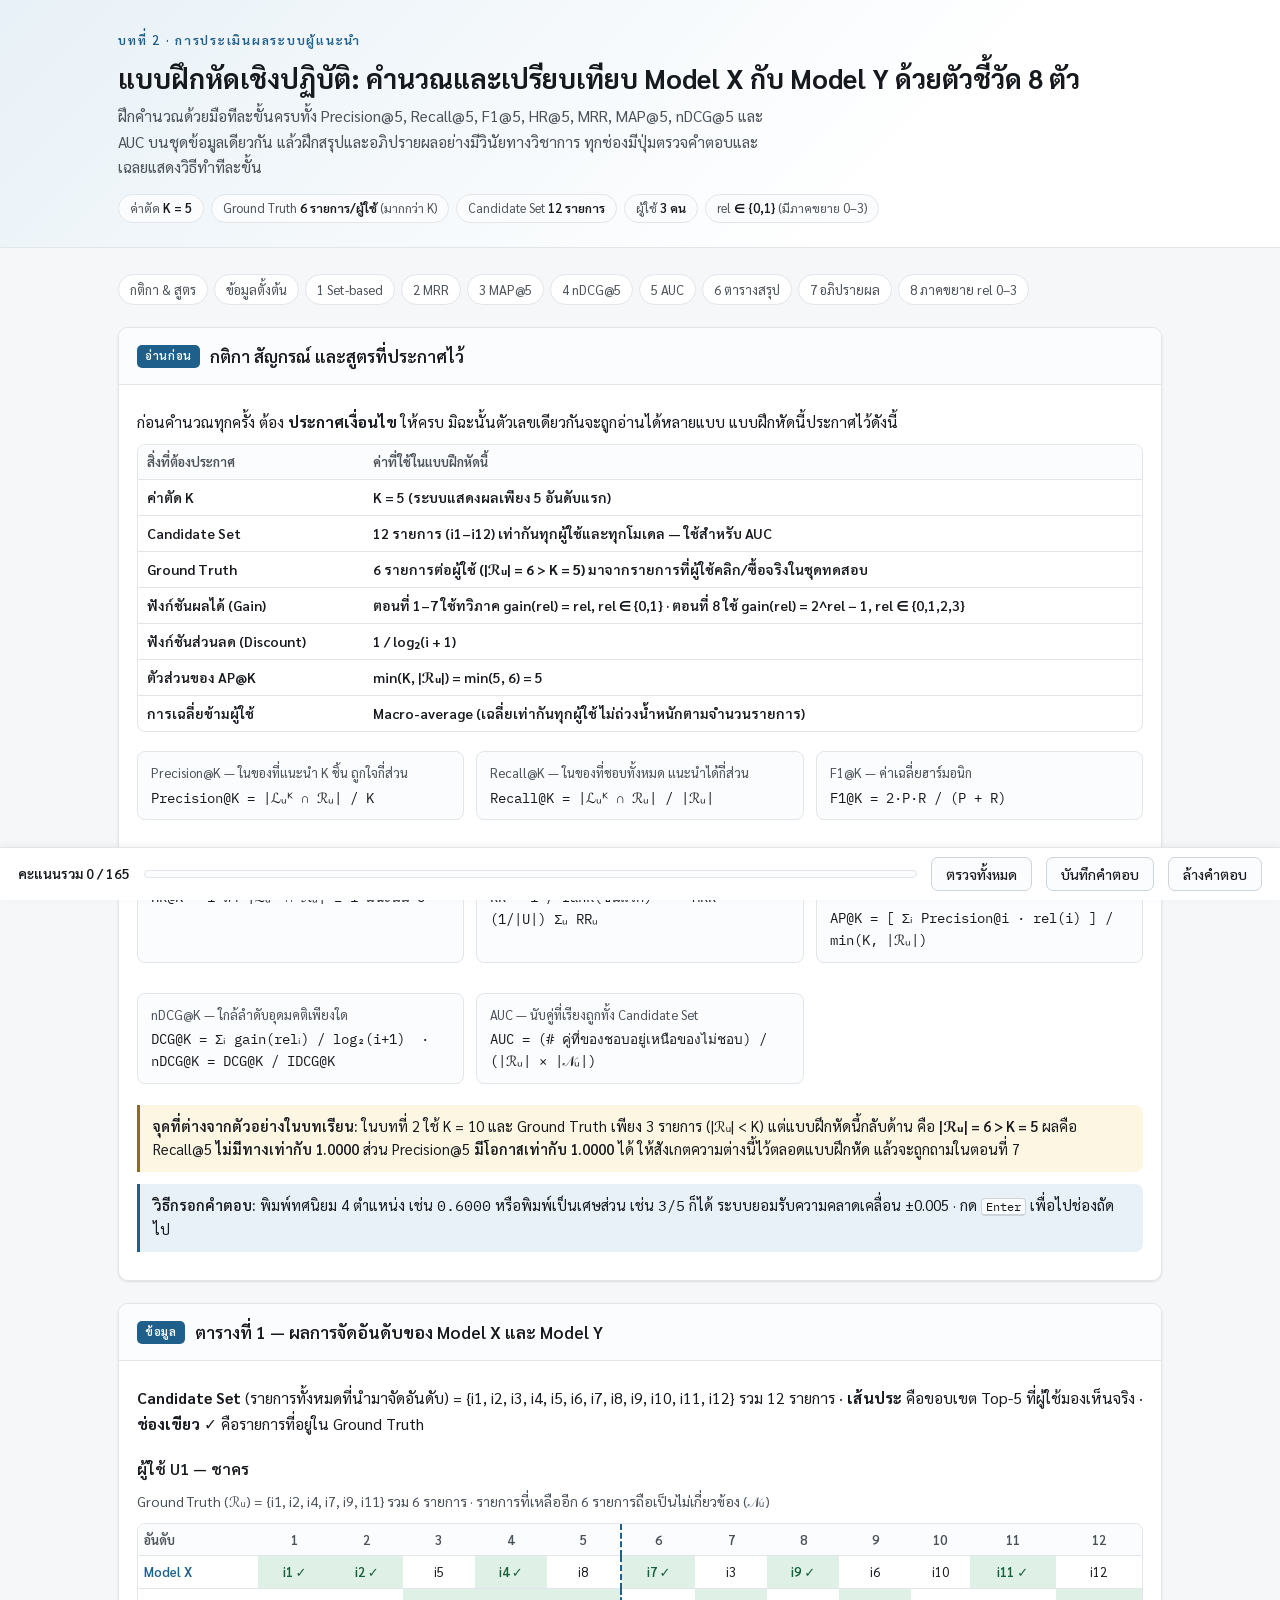
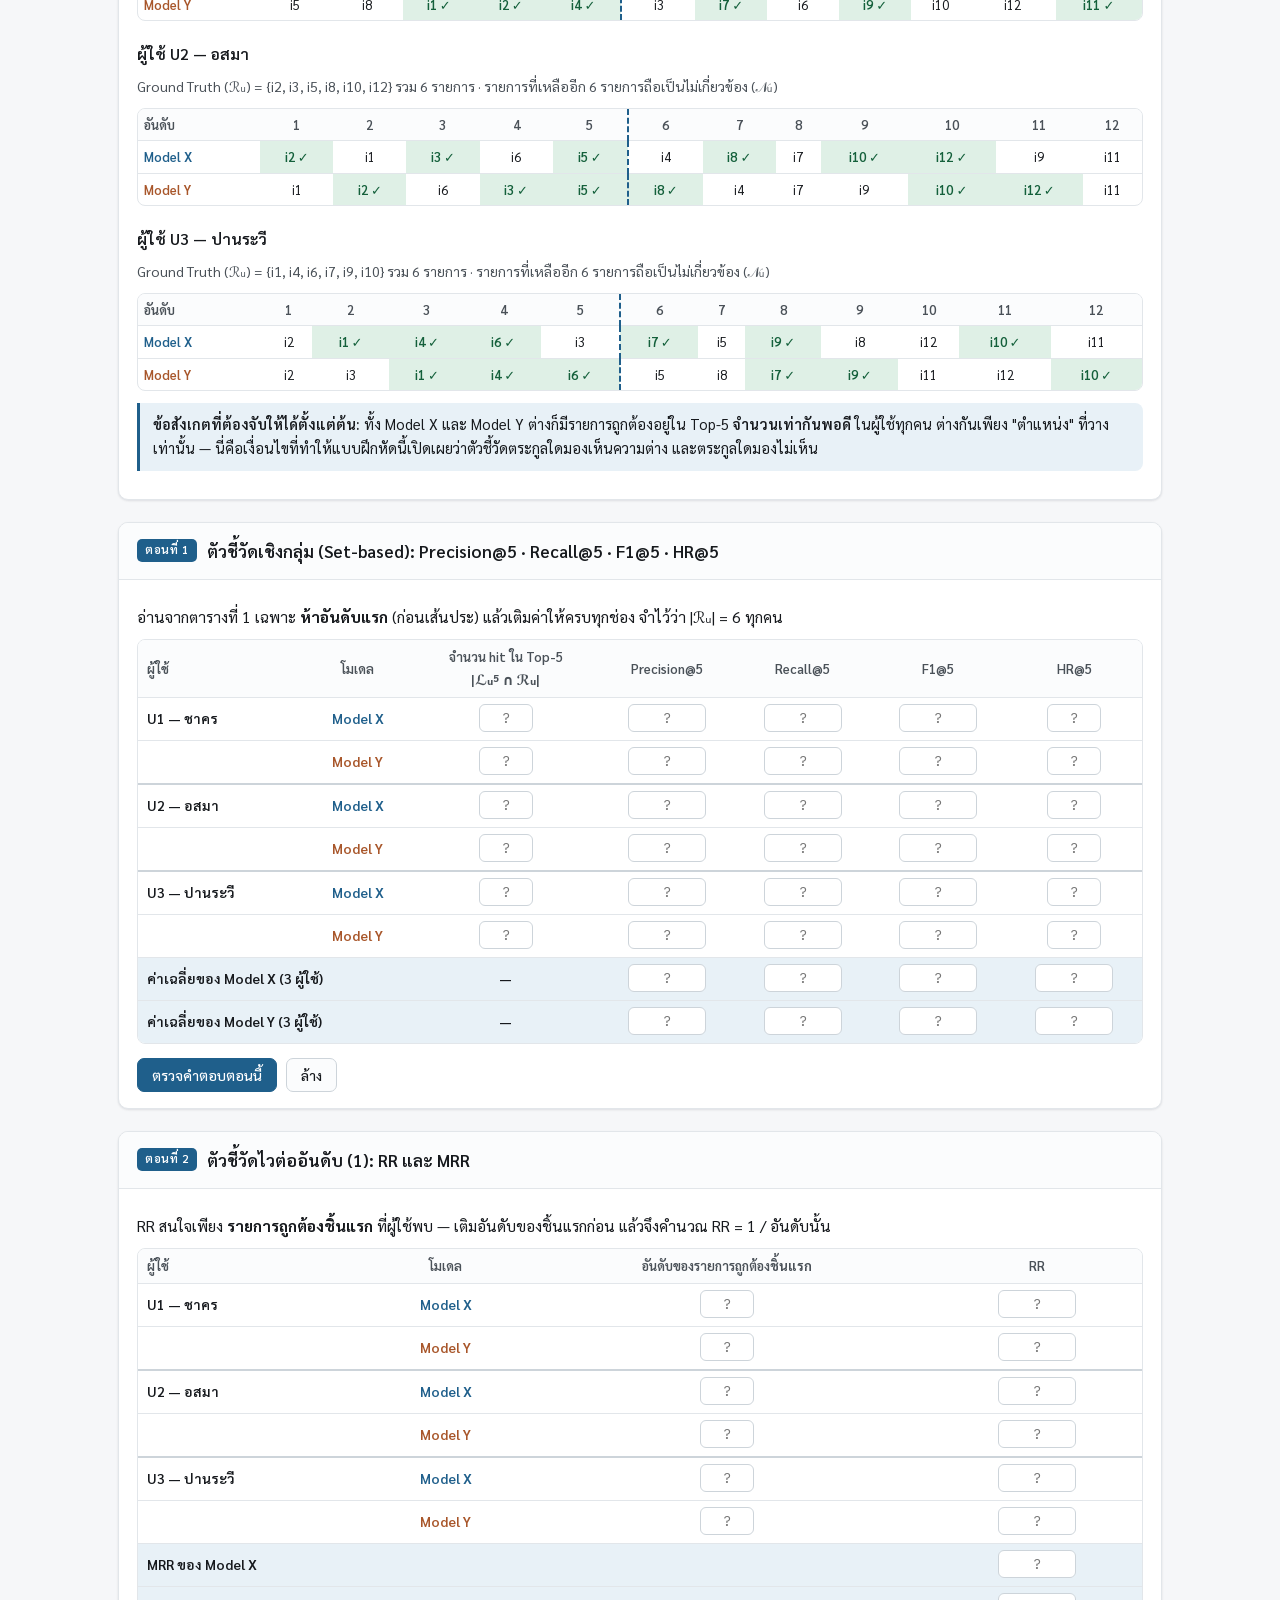
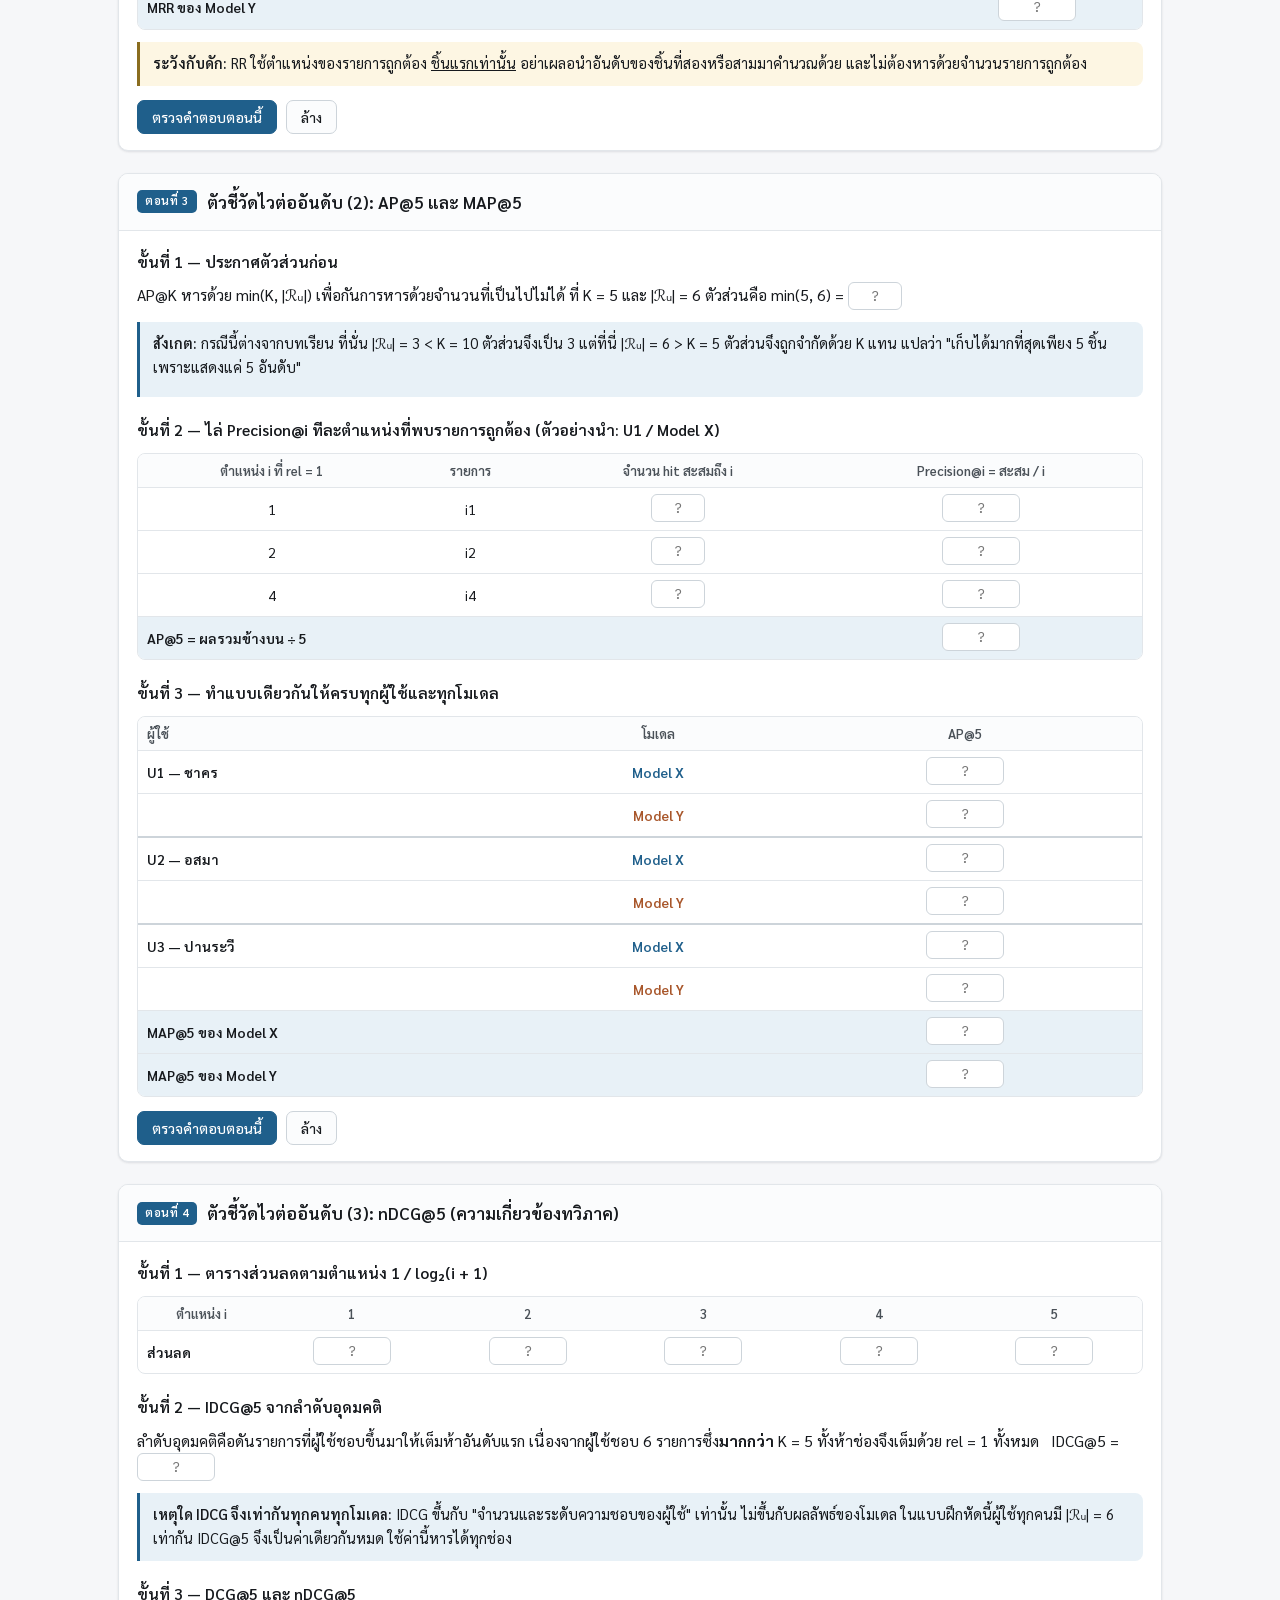
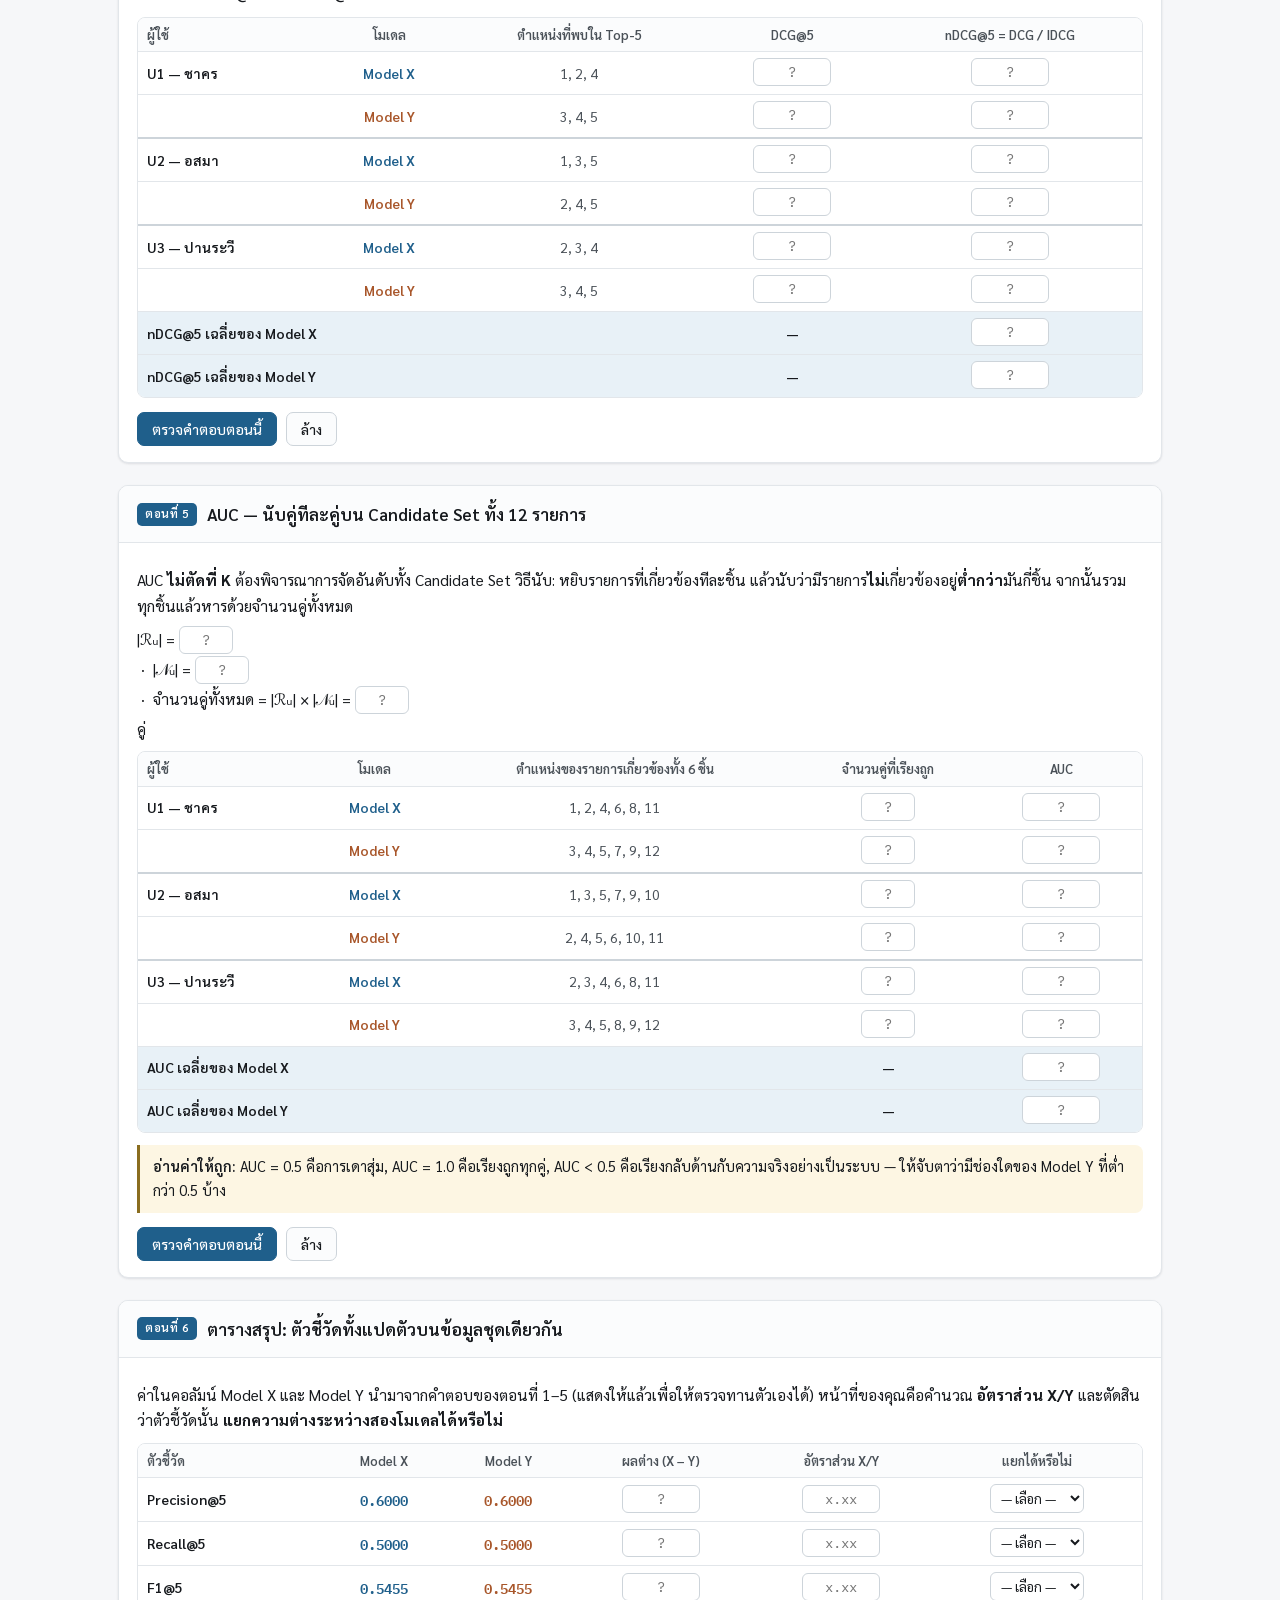
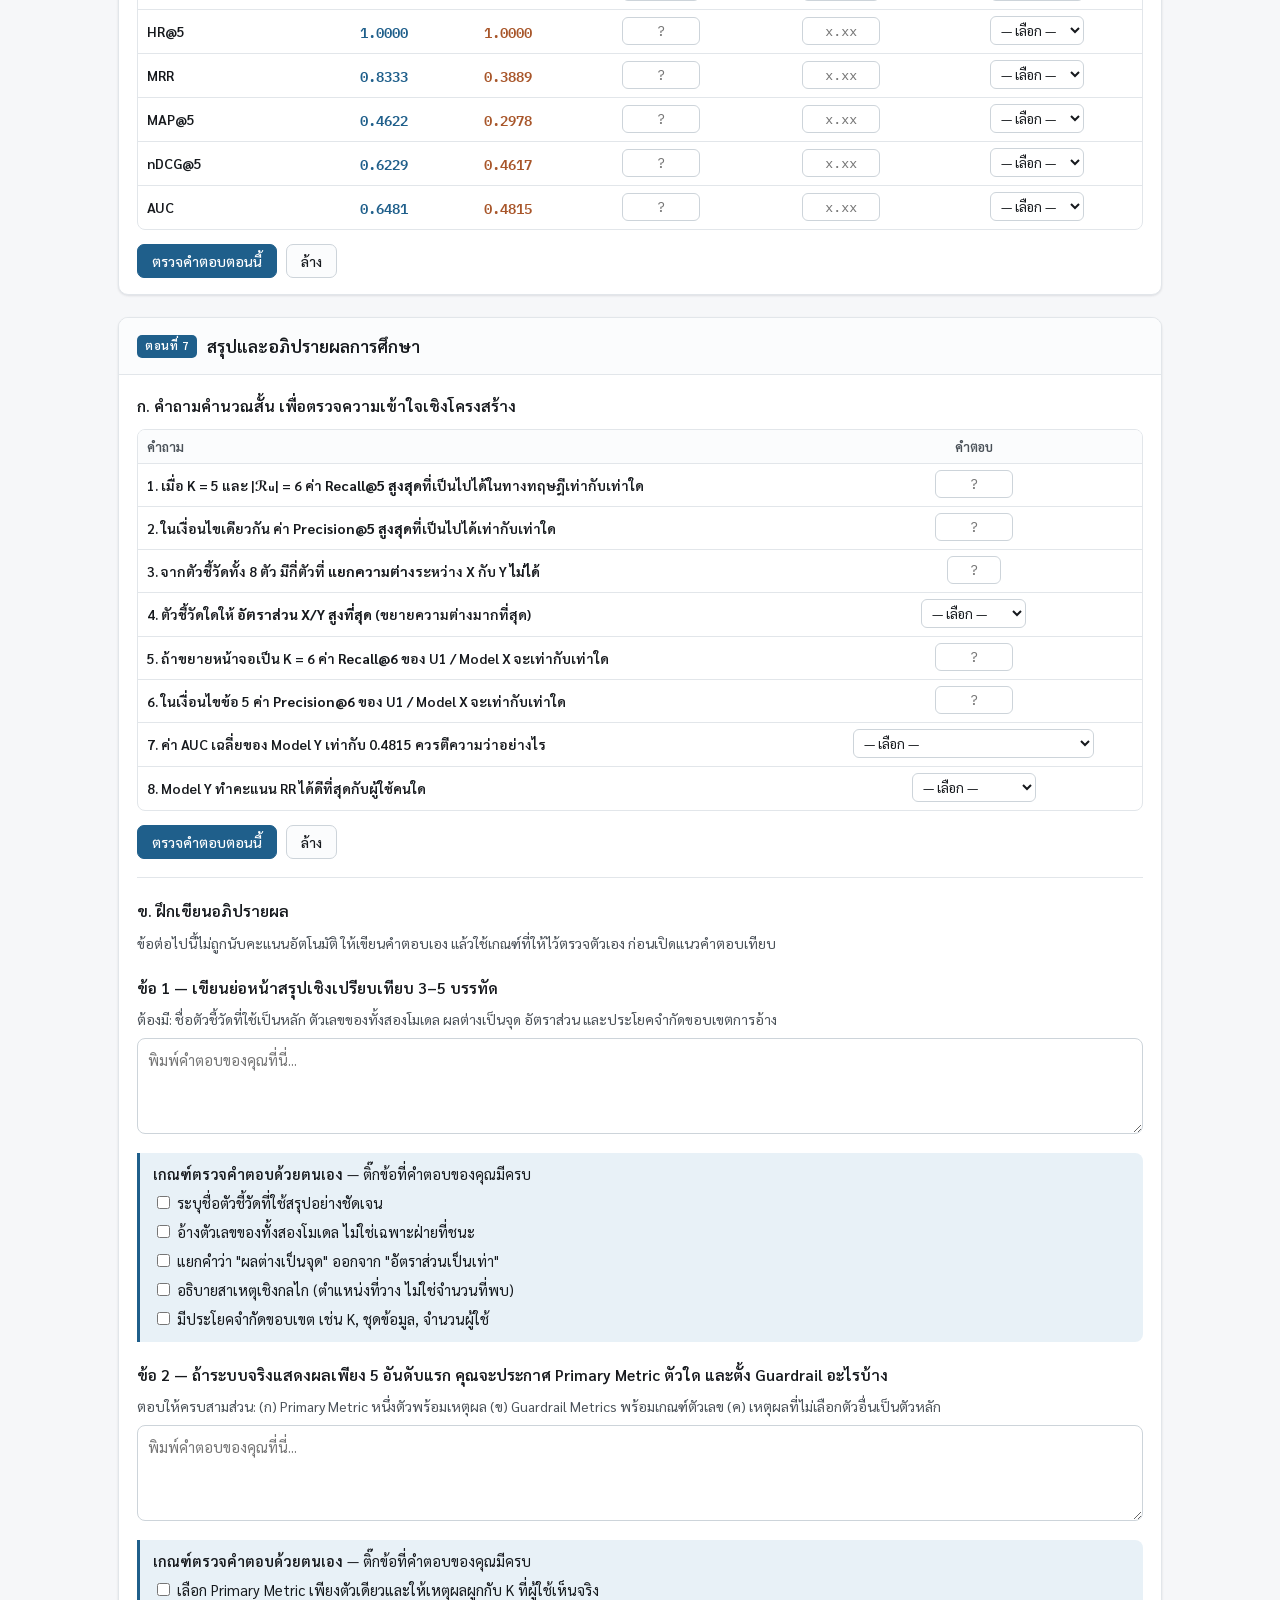
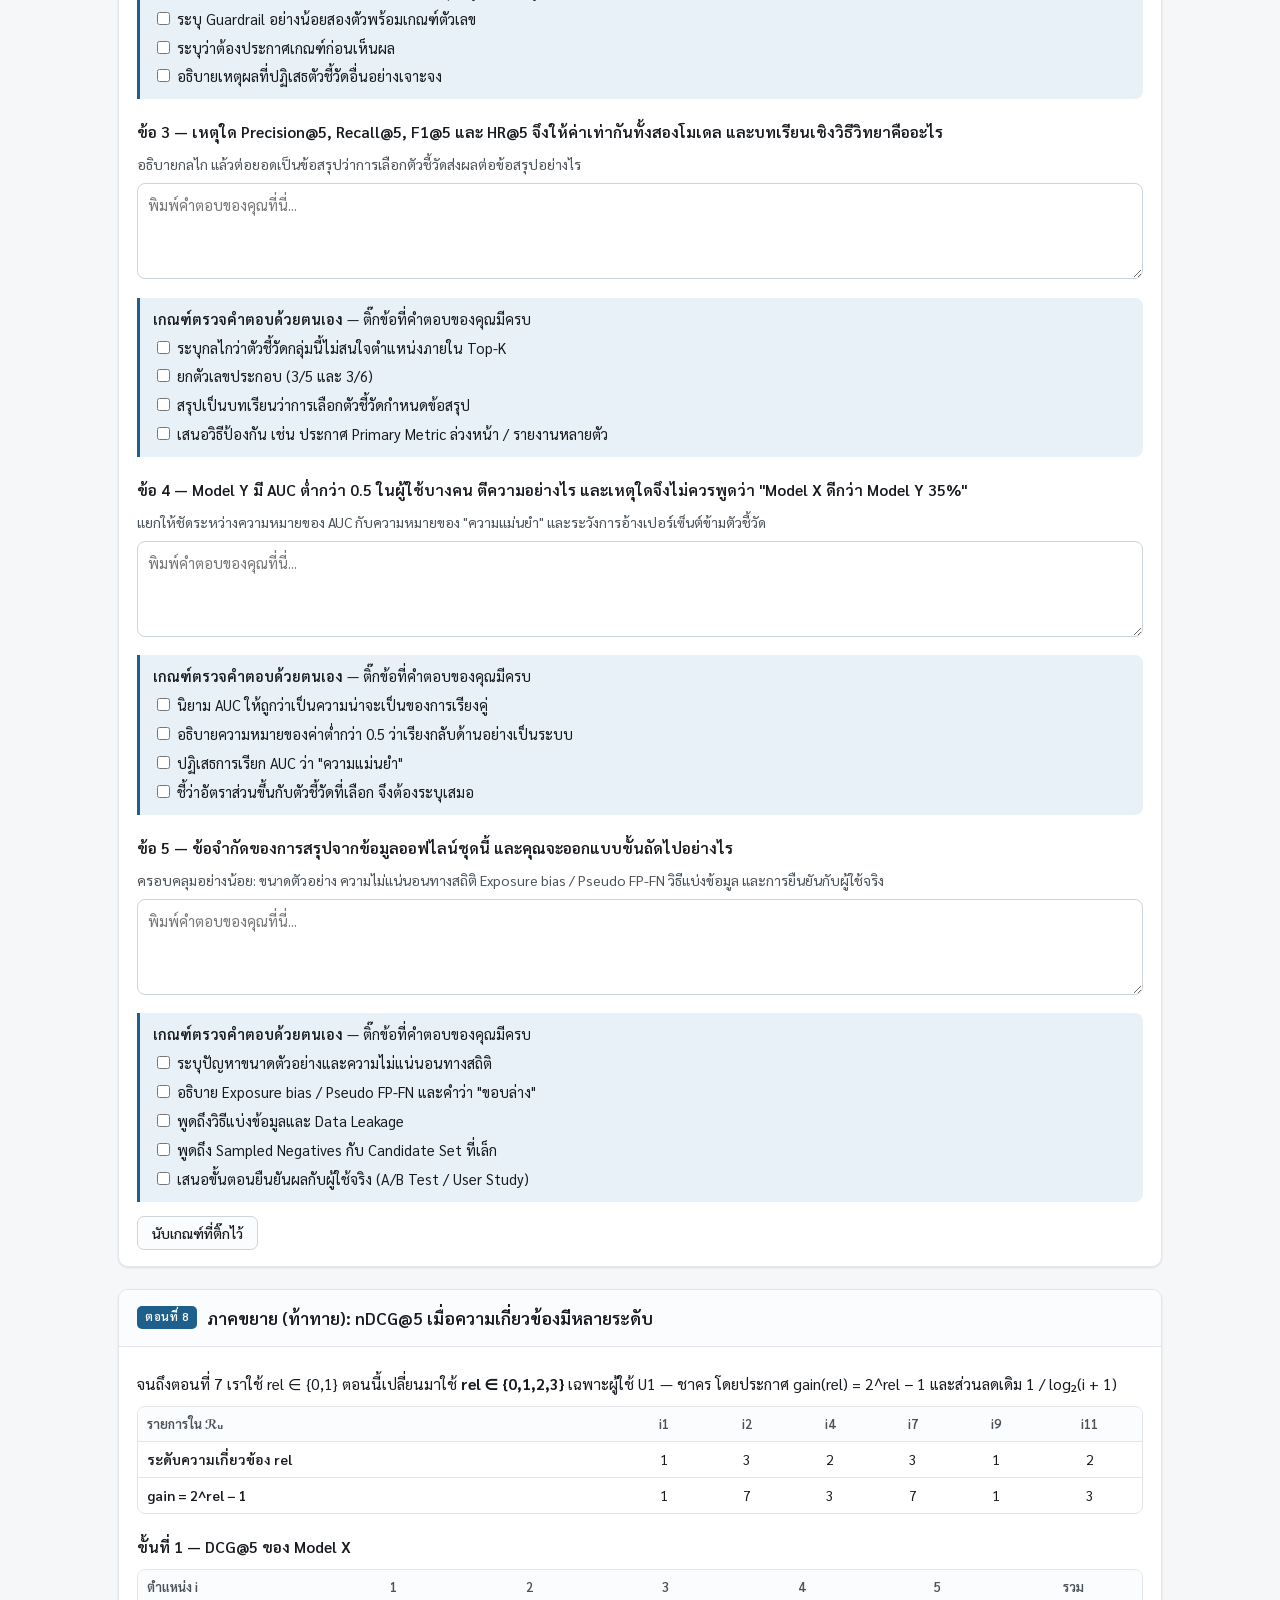
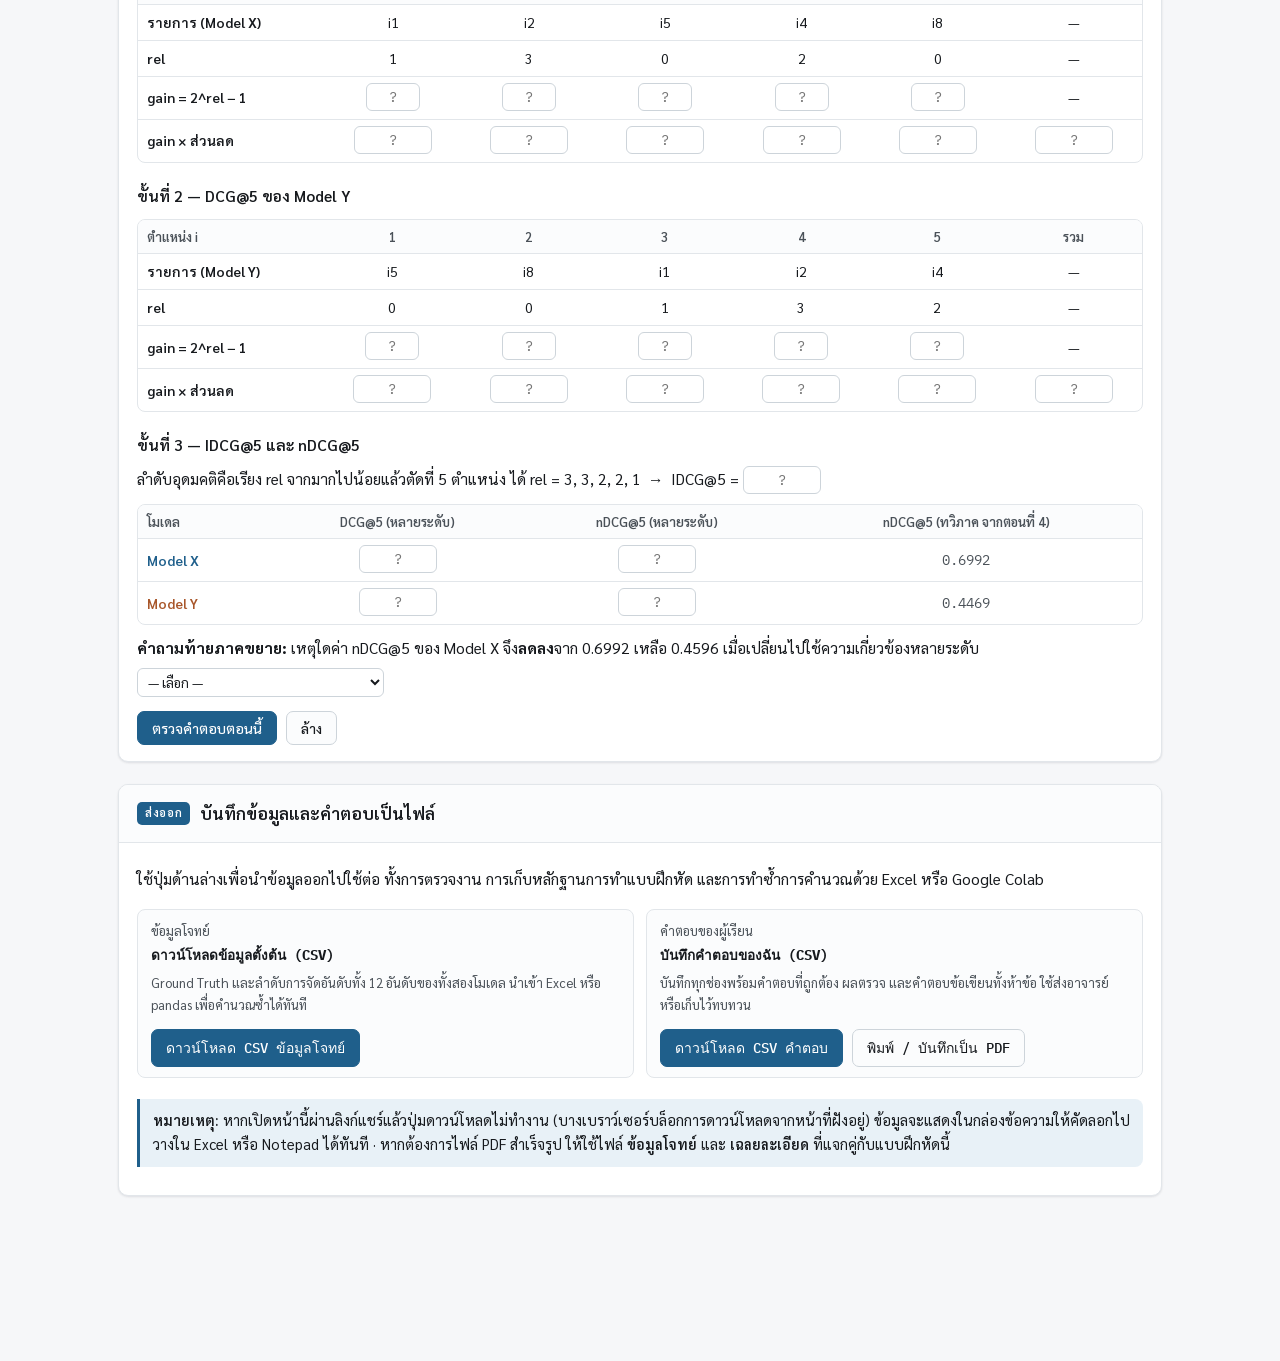
<file: source/Recommending System/Chapter2_Exceises/Chapter2_EX2_2.html>
<!doctype html>
<html lang="th">
<head>
<meta charset="utf-8">
<meta name="viewport" content="width=device-width,initial-scale=1">
</head>
<body style="margin:0">
<title>แบบฝึกหัดวัดผล Model X vs Y</title>
<link rel="preconnect" href="https://fonts.googleapis.com">
<link rel="preconnect" href="https://fonts.gstatic.com" crossorigin>
<link href="https://fonts.googleapis.com/css2?family=Sarabun:wght@400;500;600;700&family=IBM+Plex+Mono:wght@400;600&display=swap" rel="stylesheet">
<style>
:root{
  --bg:#f6f7f9; --panel:#ffffff; --panel2:#fbfcfd; --ink:#16191d; --ink2:#4a5158;
  --line:#e2e6ea; --line2:#cdd4da; --accent:#1f5f8b; --accent-soft:#e8f1f7;
  --x:#1f5f8b; --y:#a8562a; --ok:#1e7a4f; --ok-soft:#e6f4ec; --bad:#b23c3c; --bad-soft:#fbeaea;
  --warn:#8a6d1f; --warn-soft:#fdf6e3; --hit:#dff0e6; --hitink:#14603b;
  --shadow:0 1px 2px rgba(16,24,40,.05),0 1px 3px rgba(16,24,40,.06);
  --radius:10px;
}
:root:not([data-theme="light"]){}
@media (prefers-color-scheme: dark){
  :root:not([data-theme="light"]){
    --bg:#14171a; --panel:#1c2024; --panel2:#22272c; --ink:#e8ecef; --ink2:#a7b0b8;
    --line:#2e353b; --line2:#3d454c; --accent:#79b8e0; --accent-soft:#1b2a35;
    --x:#79b8e0; --y:#e0a071; --ok:#5fc08c; --ok-soft:#16301f; --bad:#e88b8b; --bad-soft:#331a1a;
    --warn:#e0c46e; --warn-soft:#2e2a19; --hit:#1b3a2a; --hitink:#8bd9ae;
    --shadow:0 1px 2px rgba(0,0,0,.3);
  }
}
:root[data-theme="dark"]{
  --bg:#14171a; --panel:#1c2024; --panel2:#22272c; --ink:#e8ecef; --ink2:#a7b0b8;
  --line:#2e353b; --line2:#3d454c; --accent:#79b8e0; --accent-soft:#1b2a35;
  --x:#79b8e0; --y:#e0a071; --ok:#5fc08c; --ok-soft:#16301f; --bad:#e88b8b; --bad-soft:#331a1a;
  --warn:#e0c46e; --warn-soft:#2e2a19; --hit:#1b3a2a; --hitink:#8bd9ae;
  --shadow:0 1px 2px rgba(0,0,0,.3);
}
*{box-sizing:border-box}
body{background:var(--bg);color:var(--ink);font-family:'Sarabun',system-ui,-apple-system,'Segoe UI',sans-serif;font-size:15.5px;line-height:1.65;margin:0}
.wrap{max-width:1080px;margin:0 auto;padding:0 18px 90px}
code,.mono,.num{font-family:'IBM Plex Mono',ui-monospace,monospace}

/* ---------- header ---------- */
header.top{background:linear-gradient(135deg,var(--accent-soft),transparent 70%),var(--panel);border-bottom:1px solid var(--line);padding:30px 0 24px;margin-bottom:26px}
header.top .wrap{padding-bottom:0}
.eyebrow{font-size:12.5px;letter-spacing:.14em;text-transform:uppercase;color:var(--accent);font-weight:600}
h1{font-size:27px;line-height:1.3;margin:.35em 0 .3em;font-weight:700}
.sub{color:var(--ink2);max-width:74ch;margin:0}
.chips{display:flex;flex-wrap:wrap;gap:7px;margin-top:14px}
.chip{background:var(--panel2);border:1px solid var(--line);border-radius:999px;padding:3px 11px;font-size:12.5px;color:var(--ink2)}
.chip b{color:var(--ink);font-weight:600}

/* ---------- structure ---------- */
section.card{background:var(--panel);border:1px solid var(--line);border-radius:var(--radius);box-shadow:var(--shadow);margin:0 0 22px;overflow:hidden}
.card > h2{margin:0;padding:14px 18px;font-size:17px;font-weight:600;border-bottom:1px solid var(--line);background:var(--panel2);display:flex;align-items:center;gap:10px;flex-wrap:wrap}
.card > h2 .tag{font-size:11.5px;font-weight:600;letter-spacing:.06em;background:var(--accent);color:#fff;border-radius:5px;padding:2px 8px}
:root[data-theme="dark"] .card > h2 .tag,:root:not([data-theme="light"]) .card > h2 .tag{color:#0d1418}
@media (prefers-color-scheme: light){:root:not([data-theme="dark"]) .card > h2 .tag{color:#fff}}
.card > h2 .score{margin-left:auto;font-size:12.5px;font-weight:500;color:var(--ink2)}
.body{padding:16px 18px}
h3{font-size:15.5px;margin:20px 0 8px;font-weight:600}
h3:first-child{margin-top:2px}
p{margin:.5em 0}
.muted{color:var(--ink2);font-size:14px}
.hr{height:1px;background:var(--line);margin:18px 0}

/* ---------- tables ---------- */
.tw{overflow-x:auto;margin:10px 0;border:1px solid var(--line);border-radius:8px}
table{border-collapse:collapse;width:100%;font-size:14px;min-width:520px}
th,td{border-bottom:1px solid var(--line);padding:6px 9px;text-align:center;white-space:nowrap}
th{background:var(--panel2);font-weight:600;font-size:13px;color:var(--ink2)}
tbody tr:last-child td{border-bottom:none}
td.lbl,th.lbl{text-align:left;font-weight:600}
tr.avg td{background:var(--accent-soft);font-weight:600}
tr.sep td{border-top:2px solid var(--line2)}
.mX{color:var(--x);font-weight:600}
.mY{color:var(--y);font-weight:600}
td.hit{background:var(--hit);color:var(--hitink);font-weight:600}
td.cut{border-right:2px dashed var(--accent)}
th.cut{border-right:2px dashed var(--accent)}
.rank-t td,.rank-t th{padding:5px 6px;font-size:13px}

/* ---------- inputs ---------- */
input.ans{width:78px;padding:4px 6px;border:1px solid var(--line2);border-radius:6px;background:var(--panel);color:var(--ink);font-family:'IBM Plex Mono',monospace;font-size:13.5px;text-align:center}
input.ans.w-s{width:54px}
input.ans:focus{outline:2px solid var(--accent);outline-offset:1px;border-color:var(--accent)}
input.ans.good{border-color:var(--ok);background:var(--ok-soft)}
input.ans.bad{border-color:var(--bad);background:var(--bad-soft)}
select.ans{padding:4px 6px;border:1px solid var(--line2);border-radius:6px;background:var(--panel);color:var(--ink);font-family:inherit;font-size:13.5px}
select.ans.good{border-color:var(--ok);background:var(--ok-soft)}
select.ans.bad{border-color:var(--bad);background:var(--bad-soft)}
.fix{display:block;font-size:11.5px;color:var(--bad);margin-top:2px;font-family:'IBM Plex Mono',monospace}
textarea.free{width:100%;min-height:96px;padding:10px;border:1px solid var(--line2);border-radius:8px;background:var(--panel);color:var(--ink);font-family:inherit;font-size:14.5px;line-height:1.6;resize:vertical}
textarea.free:focus{outline:2px solid var(--accent);outline-offset:1px}

/* ---------- buttons ---------- */
.btnrow{display:flex;gap:9px;flex-wrap:wrap;margin-top:14px;align-items:center}
button{font-family:inherit;font-size:14px;font-weight:500;border-radius:7px;padding:7px 14px;cursor:pointer;border:1px solid var(--line2);background:var(--panel2);color:var(--ink)}
button:hover{border-color:var(--accent);color:var(--accent)}
button:focus-visible,a:focus-visible,summary:focus-visible,textarea:focus-visible{outline:2px solid var(--accent);outline-offset:2px}
@media (prefers-reduced-motion: reduce){*{transition:none!important;scroll-behavior:auto!important}}
button.primary{background:var(--accent);border-color:var(--accent);color:#fff}
:root[data-theme="dark"] button.primary,:root:not([data-theme="light"]) button.primary{color:#0d1418}
@media (prefers-color-scheme: light){:root:not([data-theme="dark"]) button.primary{color:#fff}}
button.primary:hover{filter:brightness(1.08);color:#fff}
:root[data-theme="dark"] button.primary:hover{color:#0d1418}
.verdict{font-size:13.5px;font-weight:600}
.verdict.ok{color:var(--ok)} .verdict.part{color:var(--warn)} .verdict.no{color:var(--bad)}

/* ---------- callouts ---------- */
.note{border-left:3px solid var(--accent);background:var(--accent-soft);padding:10px 13px;border-radius:0 8px 8px 0;margin:12px 0;font-size:14.5px}
.note.warn{border-color:var(--warn);background:var(--warn-soft)}
.note.ok{border-color:var(--ok);background:var(--ok-soft)}
.note b{font-weight:600}
details{border:1px solid var(--line);border-radius:8px;background:var(--panel2);margin:12px 0}
details>summary{cursor:pointer;padding:9px 13px;font-weight:600;font-size:14px;list-style:none}
details>summary::-webkit-details-marker{display:none}
details>summary::before{content:"▸ ";color:var(--accent)}
details[open]>summary::before{content:"▾ "}
details .dbody{padding:2px 13px 13px;font-size:14.5px}

/* ---------- formula ---------- */
.fml{background:var(--panel2);border:1px solid var(--line);border-radius:8px;padding:10px 13px;margin:9px 0;font-family:'IBM Plex Mono',monospace;font-size:13.5px;overflow-x:auto}
.fml .t{font-family:'Sarabun',sans-serif;color:var(--ink2);font-size:13px;display:block;margin-bottom:3px}
.grid2{display:grid;grid-template-columns:repeat(auto-fit,minmax(280px,1fr));gap:12px}

/* ---------- bars ---------- */
.bars{display:grid;gap:9px;margin-top:6px}
.barrow{display:grid;grid-template-columns:110px 1fr;gap:10px;align-items:center;font-size:13px}
.bartrack{position:relative;height:26px;background:var(--panel2);border:1px solid var(--line);border-radius:6px;overflow:hidden}
.bar{position:absolute;top:2px;height:10px;border-radius:3px}
.bar.x{background:var(--x);top:2px} .bar.y{background:var(--y);top:14px}
.barlab{position:absolute;right:6px;top:3px;font-size:11px;font-family:'IBM Plex Mono',monospace;color:var(--ink2)}

/* ---------- sticky score ---------- */
.sticky{position:sticky;bottom:0;background:var(--panel);border-top:1px solid var(--line);padding:9px 18px;display:flex;gap:14px;align-items:center;flex-wrap:wrap;z-index:5;box-shadow:0 -2px 8px rgba(0,0,0,.05)}
.progress{flex:1;min-width:150px;height:8px;background:var(--panel2);border:1px solid var(--line);border-radius:99px;overflow:hidden}
.progress > i{display:block;height:100%;background:var(--ok);width:0%;transition:width .3s}
.stickytxt{font-size:13.5px;font-weight:600;white-space:nowrap}
.toc{display:flex;gap:6px;flex-wrap:wrap;margin:6px 0 22px}
.toc a{font-size:13px;text-decoration:none;color:var(--ink2);border:1px solid var(--line);background:var(--panel);border-radius:999px;padding:4px 11px}
.toc a:hover{border-color:var(--accent);color:var(--accent)}
kbd{font-family:'IBM Plex Mono',monospace;font-size:12px;border:1px solid var(--line2);border-bottom-width:2px;border-radius:4px;padding:0 4px;background:var(--panel2)}
@media print{.sticky,.btnrow,.toc{display:none}body{background:#fff}section.card{break-inside:avoid}}
@media (max-width:600px){h1{font-size:22px}.wrap{padding:0 12px 90px}.body{padding:13px}}
</style>

<header class="top">
  <div class="wrap">
    <div class="eyebrow">บทที่ 2 · การประเมินผลระบบผู้แนะนำ</div>
    <h1>แบบฝึกหัดเชิงปฏิบัติ: คำนวณและเปรียบเทียบ Model X กับ Model Y ด้วยตัวชี้วัด 8 ตัว</h1>
    <p class="sub">ฝึกคำนวณด้วยมือทีละขั้นครบทั้ง Precision@5, Recall@5, F1@5, HR@5, MRR, MAP@5, nDCG@5 และ AUC บนชุดข้อมูลเดียวกัน แล้วฝึกสรุปและอภิปรายผลอย่างมีวินัยทางวิชาการ ทุกช่องมีปุ่มตรวจคำตอบและเฉลยแสดงวิธีทำทีละขั้น</p>
    <div class="chips">
      <span class="chip">ค่าตัด <b>K = 5</b></span>
      <span class="chip">Ground Truth <b>6 รายการ/ผู้ใช้</b> (มากกว่า K)</span>
      <span class="chip">Candidate Set <b>12 รายการ</b></span>
      <span class="chip">ผู้ใช้ <b>3 คน</b></span>
      <span class="chip">rel <b>∈ {0,1}</b> (มีภาคขยาย 0–3)</span>
    </div>
  </div>
</header>

<div class="wrap">
<div class="toc">
  <a href="#rules">กติกา &amp; สูตร</a><a href="#data">ข้อมูลตั้งต้น</a><a href="#p1">1 Set-based</a><a href="#p2">2 MRR</a>
  <a href="#p3">3 MAP@5</a><a href="#p4">4 nDCG@5</a><a href="#p5">5 AUC</a><a href="#p6">6 ตารางสรุป</a>
  <a href="#p7">7 อภิปรายผล</a><a href="#p8">8 ภาคขยาย rel 0–3</a>
</div>
<div id="root"></div>
</div>

<div class="sticky">
  <span class="stickytxt" id="gScore">คะแนนรวม 0 / 0</span>
  <span class="progress"><i id="gBar"></i></span>
  <button onclick="checkAll()">ตรวจทั้งหมด</button>
  <button id="btnRevealAll" onclick="revealAll()">เฉลยทั้งหมด</button>
  <button onclick="saveAnswers()">บันทึกคำตอบ</button>
  <button onclick="resetAll()">ล้างคำตอบ</button>
</div>

<script>
/* ================== โหมดของไฟล์ ================== */
/* KEY_MODE = false → ฉบับแบบฝึกหัดสำหรับผู้เรียน (ไม่มีเฉลย)
   KEY_MODE = true  → ฉบับเฉลยสำหรับผู้สอน (มีเฉลยและวิธีทำทุกขั้น) */
const KEY_MODE = false;

/* ================== ข้อมูลตั้งต้น ================== */
const K = 5;
const ITEMS = Array.from({length:12}, (_,i)=>'i'+(i+1));
const USERS = [
 {id:'U1', name:'ชาคร', gt:['i1','i2','i4','i7','i9','i11'],
  X:['i1','i2','i5','i4','i8','i7','i3','i9','i6','i10','i11','i12'],
  Y:['i5','i8','i1','i2','i4','i3','i7','i6','i9','i10','i12','i11']},
 {id:'U2', name:'อสมา', gt:['i2','i3','i5','i8','i10','i12'],
  X:['i2','i1','i3','i6','i5','i4','i8','i7','i10','i12','i9','i11'],
  Y:['i1','i2','i6','i3','i5','i8','i4','i7','i9','i10','i12','i11']},
 {id:'U3', name:'ปานระวี', gt:['i1','i4','i6','i7','i9','i10'],
  X:['i2','i1','i4','i6','i3','i7','i5','i9','i8','i12','i10','i11'],
  Y:['i2','i3','i1','i4','i6','i5','i8','i7','i9','i11','i12','i10']}
];
const RELG = {i1:1, i2:3, i4:2, i7:3, i9:1, i11:2}; /* ภาคขยาย: ระดับความเกี่ยวข้องของ U1 */

/* ================== ฟังก์ชันคำนวณ ================== */
const disc = i => 1/Math.log2(i+1);
function ev(u, m){
  const r = u[m], gt = new Set(u.gt), G = u.gt.length;
  const pos = [], nonrel = [];
  r.forEach((it,idx)=> (gt.has(it) ? pos : nonrel).push(idx+1));
  const top = pos.filter(p=>p<=K), h = top.length;
  const P = h/K, R = h/G, F1 = (P+R)? 2*P*R/(P+R) : 0;
  const precs = top.map((p,j)=>(j+1)/p);
  const den = Math.min(K,G);
  const DCG = top.reduce((s,p)=>s+disc(p),0);
  const IDCG = Array.from({length:den},(_,i)=>disc(i+1)).reduce((a,b)=>a+b,0);
  let conc = 0; pos.forEach(p=> conc += nonrel.filter(n=>n>p).length);
  const pairs = G*nonrel.length;
  return {pos, top, nonrel, hits:h, P, R, F1, HR:h>0?1:0, first:top[0]||0, RR:top.length?1/top[0]:0,
          precs, den, AP:precs.reduce((a,b)=>a+b,0)/den, DCG, IDCG, nDCG:DCG/IDCG,
          conc, pairs, AUC:conc/pairs, G};
}
const E = {}; USERS.forEach(u=>{ E[u.id] = {X:ev(u,'X'), Y:ev(u,'Y')}; });
const AVG = {}; ['X','Y'].forEach(m=>{ AVG[m]={};
  ['P','R','F1','HR','RR','AP','nDCG','AUC'].forEach(k=> AVG[m][k] = USERS.reduce((s,u)=>s+E[u.id][m][k],0)/3); });

/* ภาคขยาย: nDCG หลายระดับของ U1 */
const gain = r => Math.pow(2,r)-1;
function gradedDCG(m){ const r = USERS[0][m].slice(0,K);
  return r.reduce((s,it,i)=> s + gain(RELG[it]||0)*disc(i+1), 0); }
const G_IDCG = Object.values(RELG).sort((a,b)=>b-a).slice(0,K).reduce((s,r,i)=>s+gain(r)*disc(i+1),0);
const G_X = gradedDCG('X'), G_Y = gradedDCG('Y');

/* ================== เครื่องมือช่วยสร้างโจทย์ ================== */
const f = (x,d=4) => Number(x).toFixed(d);
let AN = [], CURSEC = '';
function ipt(ans, o={}){
  const i = AN.length, id = 'q'+i;
  AN.push({id, ans, type:o.type||'num', tol:o.tol!==undefined?o.tol:0.005, dec:o.dec!==undefined?o.dec:4, sec:CURSEC, opts:o.opts});
  if(o.type==='sel'){
    return `<select class="ans" id="${id}" data-i="${i}"><option value="">— เลือก —</option>`+
      o.opts.map(t=>`<option value="${t}">${t}</option>`).join('')+`</select><span class="fix" id="fx${i}"></span>`;
  }
  return `<input class="ans ${o.cls||''}" id="${id}" data-i="${i}" placeholder="${o.ph||'?'}" autocomplete="off"><span class="fix" id="fx${i}"></span>`;
}
const secBox = (id,tag,title,html) => `<section class="card" id="${id}"><h2><span class="tag">${tag}</span>${title}<span class="score" id="sc_${id}"></span></h2><div class="body">${html}</div></section>`;
const btns = (id,extra='') => `<div class="btnrow"><button class="primary" onclick="checkSec('${id}')">ตรวจคำตอบตอนนี้</button>${KEY_MODE?`<button onclick="revealSec('${id}')">เฉลย + วิธีทำ</button>`:''}<button onclick="clearSec('${id}')">ล้าง</button><span class="verdict" id="vd_${id}"></span>${extra}</div>`;

/* ================== ส่วนที่ 0: กติกาและสูตร ================== */
let H = '';
H += secBox('rules','อ่านก่อน','กติกา สัญกรณ์ และสูตรที่ประกาศไว้', `
<p>ก่อนคำนวณทุกครั้ง ต้อง <b>ประกาศเงื่อนไข</b> ให้ครบ มิฉะนั้นตัวเลขเดียวกันจะถูกอ่านได้หลายแบบ แบบฝึกหัดนี้ประกาศไว้ดังนี้</p>
<div class="tw"><table><thead><tr><th class="lbl">สิ่งที่ต้องประกาศ</th><th class="lbl">ค่าที่ใช้ในแบบฝึกหัดนี้</th></tr></thead><tbody>
<tr><td class="lbl">ค่าตัด K</td><td class="lbl">K = 5 (ระบบแสดงผลเพียง 5 อันดับแรก)</td></tr>
<tr><td class="lbl">Candidate Set</td><td class="lbl">12 รายการ (i1–i12) เท่ากันทุกผู้ใช้และทุกโมเดล — ใช้สำหรับ AUC</td></tr>
<tr><td class="lbl">Ground Truth</td><td class="lbl">6 รายการต่อผู้ใช้ <b>(|ℛᵤ| = 6 &gt; K = 5)</b> มาจากรายการที่ผู้ใช้คลิก/ซื้อจริงในชุดทดสอบ</td></tr>
<tr><td class="lbl">ฟังก์ชันผลได้ (Gain)</td><td class="lbl">ตอนที่ 1–7 ใช้ทวิภาค gain(rel) = rel, rel ∈ {0,1} · ตอนที่ 8 ใช้ gain(rel) = 2^rel − 1, rel ∈ {0,1,2,3}</td></tr>
<tr><td class="lbl">ฟังก์ชันส่วนลด (Discount)</td><td class="lbl">1 / log₂(i + 1)</td></tr>
<tr><td class="lbl">ตัวส่วนของ AP@K</td><td class="lbl">min(K, |ℛᵤ|) = min(5, 6) = 5</td></tr>
<tr><td class="lbl">การเฉลี่ยข้ามผู้ใช้</td><td class="lbl">Macro-average (เฉลี่ยเท่ากันทุกผู้ใช้ ไม่ถ่วงน้ำหนักตามจำนวนรายการ)</td></tr>
</tbody></table></div>
<div class="grid2">
<div class="fml"><span class="t">Precision@K — ในของที่แนะนำ K ชิ้น ถูกใจกี่ส่วน</span>Precision@K = |ℒᵤᴷ ∩ ℛᵤ| / K</div>
<div class="fml"><span class="t">Recall@K — ในของที่ชอบทั้งหมด แนะนำได้กี่ส่วน</span>Recall@K = |ℒᵤᴷ ∩ ℛᵤ| / |ℛᵤ|</div>
<div class="fml"><span class="t">F1@K — ค่าเฉลี่ยฮาร์มอนิก</span>F1@K = 2·P·R / (P + R)</div>
<div class="fml"><span class="t">HR@K — โดนอย่างน้อยหนึ่งชิ้นหรือไม่</span>HR@K = 1 ถ้า |ℒᵤᴷ ∩ ℛᵤ| ≥ 1 มิฉะนั้น 0</div>
<div class="fml"><span class="t">RR / MRR — ตำแหน่งของรายการถูกต้อง "ชิ้นแรก"</span>RR = 1 / rank(ชิ้นแรก) &nbsp;·&nbsp; MRR = (1/|U|) Σᵤ RRᵤ</div>
<div class="fml"><span class="t">AP@K / MAP@K — รายการถูกต้อง "ทุกชิ้น" อยู่ต้นเพียงใด</span>AP@K = [ Σᵢ Precision@i · rel(i) ] / min(K, |ℛᵤ|)</div>
<div class="fml"><span class="t">nDCG@K — ใกล้ลำดับอุดมคติเพียงใด</span>DCG@K = Σᵢ gain(relᵢ) / log₂(i+1) &nbsp;·&nbsp; nDCG@K = DCG@K / IDCG@K</div>
<div class="fml"><span class="t">AUC — นับคู่ที่เรียงถูกทั้ง Candidate Set</span>AUC = (# คู่ที่ของชอบอยู่เหนือของไม่ชอบ) / (|ℛᵤ| × |𝒩ᵤ|)</div>
</div>
<div class="note warn"><b>จุดที่ต่างจากตัวอย่างในบทเรียน:</b> ในบทที่ 2 ใช้ K = 10 และ Ground Truth เพียง 3 รายการ (|ℛᵤ| &lt; K) แต่แบบฝึกหัดนี้กลับด้าน คือ <b>|ℛᵤ| = 6 &gt; K = 5</b> ผลคือ Recall@5 <b>ไม่มีทางเท่ากับ 1.0000</b> ส่วน Precision@5 <b>มีโอกาสเท่ากับ 1.0000</b> ได้ ให้สังเกตความต่างนี้ไว้ตลอดแบบฝึกหัด แล้วจะถูกถามในตอนที่ 7</div>
<div class="note"><b>วิธีกรอกคำตอบ:</b> พิมพ์ทศนิยม 4 ตำแหน่ง เช่น <code>0.6000</code> หรือพิมพ์เป็นเศษส่วน เช่น <code>3/5</code> ก็ได้ ระบบยอมรับความคลาดเคลื่อน ±0.005 · กด <kbd>Enter</kbd> เพื่อไปช่องถัดไป</div>`);

/* ================== ส่วนที่ 0.5: ข้อมูล ================== */
function rankTable(u){
  const gt = new Set(u.gt);
  const head = '<tr><th class="lbl">อันดับ</th>' + Array.from({length:12},(_,i)=>
      `<th class="${i===K-1?'cut':''}">${i+1}</th>`).join('') + '</tr>';
  const row = m => `<tr><td class="lbl m${m}">Model ${m}</td>` + u[m].map((it,i)=>
      `<td class="${gt.has(it)?'hit':''} ${i===K-1?'cut':''}">${it}${gt.has(it)?' ✓':''}</td>`).join('') + '</tr>';
  return `<div class="tw"><table class="rank-t"><thead>${head}</thead><tbody>${row('X')}${row('Y')}</tbody></table></div>`;
}
H += secBox('data','ข้อมูล','ตารางที่ 1 — ผลการจัดอันดับของ Model X และ Model Y', `
<p><b>Candidate Set</b> (รายการทั้งหมดที่นำมาจัดอันดับ) = {i1, i2, i3, i4, i5, i6, i7, i8, i9, i10, i11, i12} รวม 12 รายการ · <b>เส้นประ</b> คือขอบเขต Top-5 ที่ผู้ใช้มองเห็นจริง · <b>ช่องเขียว ✓</b> คือรายการที่อยู่ใน Ground Truth</p>
${USERS.map(u=>`<h3>ผู้ใช้ ${u.id} — ${u.name}</h3>
<p class="muted">Ground Truth (ℛᵤ) = {${u.gt.join(', ')}} รวม ${u.gt.length} รายการ · รายการที่เหลืออีก ${12-u.gt.length} รายการถือเป็นไม่เกี่ยวข้อง (𝒩ᵤ)</p>
${rankTable(u)}`).join('')}
<div class="note"><b>ข้อสังเกตที่ต้องจับให้ได้ตั้งแต่ต้น:</b> ทั้ง Model X และ Model Y ต่างก็มีรายการถูกต้องอยู่ใน Top-5 <b>จำนวนเท่ากันพอดี</b> ในผู้ใช้ทุกคน ต่างกันเพียง "ตำแหน่ง" ที่วางเท่านั้น — นี่คือเงื่อนไขที่ทำให้แบบฝึกหัดนี้เปิดเผยว่าตัวชี้วัดตระกูลใดมองเห็นความต่าง และตระกูลใดมองไม่เห็น</div>`);

/* ================== ตอนที่ 1: Set-based ================== */
CURSEC = 'p1';
function rows6(cellFn){
  return USERS.map((u,ui)=>['X','Y'].map((m,mi)=>
    `<tr class="${(ui>0&&mi===0)?'sep':''}"><td class="lbl">${mi===0?u.id+' — '+u.name:''}</td><td class="m${m}">Model ${m}</td>${cellFn(u,m,E[u.id][m])}</tr>`
  ).join('')).join('');
}
H += secBox('p1','ตอนที่ 1','ตัวชี้วัดเชิงกลุ่ม (Set-based): Precision@5 · Recall@5 · F1@5 · HR@5', `
<p>อ่านจากตารางที่ 1 เฉพาะ <b>ห้าอันดับแรก</b> (ก่อนเส้นประ) แล้วเติมค่าให้ครบทุกช่อง จำไว้ว่า |ℛᵤ| = 6 ทุกคน</p>
<div class="tw"><table><thead><tr>
<th class="lbl">ผู้ใช้</th><th>โมเดล</th><th>จำนวน hit ใน Top-5<br><span class="muted">|ℒᵤ⁵ ∩ ℛᵤ|</span></th>
<th>Precision@5</th><th>Recall@5</th><th>F1@5</th><th>HR@5</th></tr></thead><tbody>
${rows6((u,m,e)=>`<td>${ipt(e.hits,{type:'int',cls:'w-s'})}</td><td>${ipt(e.P)}</td><td>${ipt(e.R)}</td><td>${ipt(e.F1)}</td><td>${ipt(e.HR,{type:'int',cls:'w-s'})}</td>`)}
<tr class="avg"><td class="lbl" colspan="2">ค่าเฉลี่ยของ Model X (3 ผู้ใช้)</td><td>—</td><td>${ipt(AVG.X.P)}</td><td>${ipt(AVG.X.R)}</td><td>${ipt(AVG.X.F1)}</td><td>${ipt(AVG.X.HR)}</td></tr>
<tr class="avg"><td class="lbl" colspan="2">ค่าเฉลี่ยของ Model Y (3 ผู้ใช้)</td><td>—</td><td>${ipt(AVG.Y.P)}</td><td>${ipt(AVG.Y.R)}</td><td>${ipt(AVG.Y.F1)}</td><td>${ipt(AVG.Y.HR)}</td></tr>
</tbody></table></div>
${btns('p1')}
<div id="ex_p1"></div>`);

/* ================== ตอนที่ 2: RR / MRR ================== */
CURSEC = 'p2';
H += secBox('p2','ตอนที่ 2','ตัวชี้วัดไวต่ออันดับ (1): RR และ MRR', `
<p>RR สนใจเพียง <b>รายการถูกต้องชิ้นแรก</b> ที่ผู้ใช้พบ — เติมอันดับของชิ้นแรกก่อน แล้วจึงคำนวณ RR = 1 / อันดับนั้น</p>
<div class="tw"><table><thead><tr><th class="lbl">ผู้ใช้</th><th>โมเดล</th><th>อันดับของรายการถูกต้อง<b>ชิ้นแรก</b></th><th>RR</th></tr></thead><tbody>
${rows6((u,m,e)=>`<td>${ipt(e.first,{type:'int',cls:'w-s'})}</td><td>${ipt(e.RR)}</td>`)}
<tr class="avg"><td class="lbl" colspan="3">MRR ของ Model X</td><td>${ipt(AVG.X.RR)}</td></tr>
<tr class="avg"><td class="lbl" colspan="3">MRR ของ Model Y</td><td>${ipt(AVG.Y.RR)}</td></tr>
</tbody></table></div>
<div class="note warn"><b>ระวังกับดัก:</b> RR ใช้ตำแหน่งของรายการถูกต้อง <u>ชิ้นแรกเท่านั้น</u> อย่าเผลอนำอันดับของชิ้นที่สองหรือสามมาคำนวณด้วย และไม่ต้องหารด้วยจำนวนรายการถูกต้อง</div>
${btns('p2')}
<div id="ex_p2"></div>`);

/* ================== ตอนที่ 3: AP / MAP ================== */
CURSEC = 'p3';
const e1x = E.U1.X;
H += secBox('p3','ตอนที่ 3','ตัวชี้วัดไวต่ออันดับ (2): AP@5 และ MAP@5', `
<h3>ขั้นที่ 1 — ประกาศตัวส่วนก่อน</h3>
<p>AP@K หารด้วย min(K, |ℛᵤ|) เพื่อกันการหารด้วยจำนวนที่เป็นไปไม่ได้ ที่ K = 5 และ |ℛᵤ| = 6 ตัวส่วนคือ
min(5, 6) = ${ipt(5,{type:'int',cls:'w-s'})}</p>
<div class="note"><b>สังเกต:</b> กรณีนี้ต่างจากบทเรียน ที่นั่น |ℛᵤ| = 3 &lt; K = 10 ตัวส่วนจึงเป็น 3 แต่ที่นี่ |ℛᵤ| = 6 &gt; K = 5 ตัวส่วนจึงถูกจำกัดด้วย K แทน แปลว่า "เก็บได้มากที่สุดเพียง 5 ชิ้นเพราะแสดงแค่ 5 อันดับ"</p></div>
<h3>ขั้นที่ 2 — ไล่ Precision@i ทีละตำแหน่งที่พบรายการถูกต้อง (ตัวอย่างนำ: ${USERS[0].id} / Model X)</h3>
<div class="tw"><table><thead><tr><th>ตำแหน่ง i ที่ rel = 1</th><th>รายการ</th><th>จำนวน hit สะสมถึง i</th><th>Precision@i = สะสม / i</th></tr></thead><tbody>
${e1x.top.map((p,j)=>`<tr><td>${p}</td><td>${USERS[0].X[p-1]}</td><td>${ipt(j+1,{type:'int',cls:'w-s'})}</td><td>${ipt(e1x.precs[j])}</td></tr>`).join('')}
<tr class="avg"><td class="lbl" colspan="3">AP@5 = ผลรวมข้างบน ÷ 5</td><td>${ipt(e1x.AP)}</td></tr>
</tbody></table></div>
<h3>ขั้นที่ 3 — ทำแบบเดียวกันให้ครบทุกผู้ใช้และทุกโมเดล</h3>
<div class="tw"><table><thead><tr><th class="lbl">ผู้ใช้</th><th>โมเดล</th><th>AP@5</th></tr></thead><tbody>
${rows6((u,m,e)=>`<td>${ipt(e.AP)}</td>`)}
<tr class="avg"><td class="lbl" colspan="2">MAP@5 ของ Model X</td><td>${ipt(AVG.X.AP)}</td></tr>
<tr class="avg"><td class="lbl" colspan="2">MAP@5 ของ Model Y</td><td>${ipt(AVG.Y.AP)}</td></tr>
</tbody></table></div>
${btns('p3')}
<div id="ex_p3"></div>`);

/* ================== ตอนที่ 4: nDCG ================== */
CURSEC = 'p4';
H += secBox('p4','ตอนที่ 4','ตัวชี้วัดไวต่ออันดับ (3): nDCG@5 (ความเกี่ยวข้องทวิภาค)', `
<h3>ขั้นที่ 1 — ตารางส่วนลดตามตำแหน่ง 1 / log₂(i + 1)</h3>
<div class="tw"><table><thead><tr><th>ตำแหน่ง i</th>${[1,2,3,4,5].map(i=>`<th>${i}</th>`).join('')}</tr></thead><tbody>
<tr><td class="lbl">ส่วนลด</td>${[1,2,3,4,5].map(i=>`<td>${ipt(disc(i))}</td>`).join('')}</tr>
</tbody></table></div>
<h3>ขั้นที่ 2 — IDCG@5 จากลำดับอุดมคติ</h3>
<p>ลำดับอุดมคติคือดันรายการที่ผู้ใช้ชอบขึ้นมาให้เต็มห้าอันดับแรก เนื่องจากผู้ใช้ชอบ 6 รายการซึ่ง<b>มากกว่า</b> K = 5 ทั้งห้าช่องจึงเต็มด้วย rel = 1 ทั้งหมด
&nbsp;&nbsp;IDCG@5 = ${ipt(E.U1.X.IDCG,{ph:'?'})}</p>
<div class="note"><b>เหตุใด IDCG จึงเท่ากันทุกคนทุกโมเดล:</b> IDCG ขึ้นกับ "จำนวนและระดับความชอบของผู้ใช้" เท่านั้น ไม่ขึ้นกับผลลัพธ์ของโมเดล ในแบบฝึกหัดนี้ผู้ใช้ทุกคนมี |ℛᵤ| = 6 เท่ากัน IDCG@5 จึงเป็นค่าเดียวกันหมด ใช้ค่านี้หารได้ทุกช่อง</div>
<h3>ขั้นที่ 3 — DCG@5 และ nDCG@5</h3>
<div class="tw"><table><thead><tr><th class="lbl">ผู้ใช้</th><th>โมเดล</th><th>ตำแหน่งที่พบใน Top-5</th><th>DCG@5</th><th>nDCG@5 = DCG / IDCG</th></tr></thead><tbody>
${rows6((u,m,e)=>`<td class="muted">${e.top.join(', ')}</td><td>${ipt(e.DCG)}</td><td>${ipt(e.nDCG)}</td>`)}
<tr class="avg"><td class="lbl" colspan="3">nDCG@5 เฉลี่ยของ Model X</td><td>—</td><td>${ipt(AVG.X.nDCG)}</td></tr>
<tr class="avg"><td class="lbl" colspan="3">nDCG@5 เฉลี่ยของ Model Y</td><td>—</td><td>${ipt(AVG.Y.nDCG)}</td></tr>
</tbody></table></div>
${btns('p4')}
<div id="ex_p4"></div>`);

/* ================== ตอนที่ 5: AUC ================== */
CURSEC = 'p5';
H += secBox('p5','ตอนที่ 5','AUC — นับคู่ทีละคู่บน Candidate Set ทั้ง 12 รายการ', `
<p>AUC <b>ไม่ตัดที่ K</b> ต้องพิจารณาการจัดอันดับทั้ง Candidate Set วิธีนับ: หยิบรายการที่เกี่ยวข้องทีละชิ้น แล้วนับว่ามีรายการ<b>ไม่</b>เกี่ยวข้องอยู่<b>ต่ำกว่า</b>มันกี่ชิ้น จากนั้นรวมทุกชิ้นแล้วหารด้วยจำนวนคู่ทั้งหมด</p>
<p>|ℛᵤ| = ${ipt(6,{type:'int',cls:'w-s'})} &nbsp;·&nbsp; |𝒩ᵤ| = ${ipt(6,{type:'int',cls:'w-s'})} &nbsp;·&nbsp; จำนวนคู่ทั้งหมด = |ℛᵤ| × |𝒩ᵤ| = ${ipt(36,{type:'int',cls:'w-s'})} คู่</p>
<div class="tw"><table><thead><tr><th class="lbl">ผู้ใช้</th><th>โมเดล</th><th>ตำแหน่งของรายการเกี่ยวข้องทั้ง 6 ชิ้น</th><th>จำนวนคู่ที่เรียงถูก</th><th>AUC</th></tr></thead><tbody>
${rows6((u,m,e)=>`<td class="muted">${e.pos.join(', ')}</td><td>${ipt(e.conc,{type:'int',cls:'w-s'})}</td><td>${ipt(e.AUC)}</td>`)}
<tr class="avg"><td class="lbl" colspan="3">AUC เฉลี่ยของ Model X</td><td>—</td><td>${ipt(AVG.X.AUC)}</td></tr>
<tr class="avg"><td class="lbl" colspan="3">AUC เฉลี่ยของ Model Y</td><td>—</td><td>${ipt(AVG.Y.AUC)}</td></tr>
</tbody></table></div>
<div class="note warn"><b>อ่านค่าให้ถูก:</b> AUC = 0.5 คือการเดาสุ่ม, AUC = 1.0 คือเรียงถูกทุกคู่, AUC &lt; 0.5 คือเรียงกลับด้านกับความจริงอย่างเป็นระบบ — ให้จับตาว่ามีช่องใดของ Model Y ที่ต่ำกว่า 0.5 บ้าง</div>
${btns('p5')}
<div id="ex_p5"></div>`);

/* ================== ตอนที่ 6: ตารางสรุป ================== */
CURSEC = 'p6';
const MET = [
 {n:'Precision@5', x:AVG.X.P,    y:AVG.Y.P},
 {n:'Recall@5',    x:AVG.X.R,    y:AVG.Y.R},
 {n:'F1@5',        x:AVG.X.F1,   y:AVG.Y.F1},
 {n:'HR@5',        x:AVG.X.HR,   y:AVG.Y.HR},
 {n:'MRR',         x:AVG.X.RR,   y:AVG.Y.RR},
 {n:'MAP@5',       x:AVG.X.AP,   y:AVG.Y.AP},
 {n:'nDCG@5',      x:AVG.X.nDCG, y:AVG.Y.nDCG},
 {n:'AUC',         x:AVG.X.AUC,  y:AVG.Y.AUC}
];
H += secBox('p6','ตอนที่ 6','ตารางสรุป: ตัวชี้วัดทั้งแปดตัวบนข้อมูลชุดเดียวกัน', `
<p>ค่าในคอลัมน์ Model X และ Model Y นำมาจากคำตอบของตอนที่ 1–5 (แสดงให้แล้วเพื่อให้ตรวจทานตัวเองได้) หน้าที่ของคุณคือคำนวณ <b>อัตราส่วน X/Y</b> และตัดสินว่าตัวชี้วัดนั้น <b>แยกความต่างระหว่างสองโมเดลได้หรือไม่</b></p>
<div class="tw"><table><thead><tr><th class="lbl">ตัวชี้วัด</th><th>Model X</th><th>Model Y</th><th>ผลต่าง (X − Y)</th><th>อัตราส่วน X/Y</th><th>แยกได้หรือไม่</th></tr></thead><tbody>
${MET.map(m=>`<tr><td class="lbl">${m.n}</td><td class="mX num">${f(m.x)}</td><td class="mY num">${f(m.y)}</td>
<td>${ipt(m.x-m.y)}</td><td>${ipt(m.x/m.y,{tol:0.02,dec:2,ph:'x.xx'})}</td>
<td>${ipt(Math.abs(m.x-m.y)<1e-9?'แยกไม่ออก':'แยกออก',{type:'sel',opts:['แยกออก','แยกไม่ออก']})}</td></tr>`).join('')}
</tbody></table></div>
${btns('p6')}
<div id="ex_p6"></div>`);

/* ================== ตอนที่ 7: อภิปรายผล ================== */
CURSEC = 'p7';
const RUB = (id,items)=>`<div class="note"><b>เกณฑ์ตรวจคำตอบด้วยตนเอง</b> — ติ๊กข้อที่คำตอบของคุณมีครบ<br>${
  items.map((t,i)=>`<label style="display:block;margin-top:5px"><input type="checkbox" class="rub" data-g="${id}"> ${t}</label>`).join('')}</div>`;
const FREE = (id,q,hint,model,rub)=>`<h3>${q}</h3><p class="muted">${hint}</p>
<textarea class="free" id="${id}" placeholder="พิมพ์คำตอบของคุณที่นี่..."></textarea>
${RUB(id,rub)}${KEY_MODE?`<details><summary>แนวคำตอบตัวอย่าง (เปิดหลังเขียนคำตอบของตัวเองแล้ว)</summary><div class="dbody">${model}</div></details>`:''}`;

H += secBox('p7','ตอนที่ 7','สรุปและอภิปรายผลการศึกษา', `
<h3>ก. คำถามคำนวณสั้น เพื่อตรวจความเข้าใจเชิงโครงสร้าง</h3>
<div class="tw"><table><thead><tr><th class="lbl">คำถาม</th><th>คำตอบ</th></tr></thead><tbody>
<tr><td class="lbl">1. เมื่อ K = 5 และ |ℛᵤ| = 6 ค่า <b>Recall@5 สูงสุด</b>ที่เป็นไปได้ในทางทฤษฎีเท่ากับเท่าใด</td><td>${ipt(5/6)}</td></tr>
<tr><td class="lbl">2. ในเงื่อนไขเดียวกัน ค่า <b>Precision@5 สูงสุด</b>ที่เป็นไปได้เท่ากับเท่าใด</td><td>${ipt(1)}</td></tr>
<tr><td class="lbl">3. จากตัวชี้วัดทั้ง 8 ตัว มีกี่ตัวที่ <b>แยกความต่าง</b>ระหว่าง X กับ Y <b>ไม่ได้</b></td><td>${ipt(4,{type:'int',cls:'w-s'})}</td></tr>
<tr><td class="lbl">4. ตัวชี้วัดใดให้ <b>อัตราส่วน X/Y สูงที่สุด</b> (ขยายความต่างมากที่สุด)</td><td>${ipt('MRR',{type:'sel',opts:['Precision@5','F1@5','MRR','MAP@5','nDCG@5','AUC']})}</td></tr>
<tr><td class="lbl">5. ถ้าขยายหน้าจอเป็น K = 6 ค่า <b>Recall@6</b> ของ ${USERS[0].id} / Model X จะเท่ากับเท่าใด</td><td>${ipt(4/6)}</td></tr>
<tr><td class="lbl">6. ในเงื่อนไขข้อ 5 ค่า <b>Precision@6</b> ของ ${USERS[0].id} / Model X จะเท่ากับเท่าใด</td><td>${ipt(4/6)}</td></tr>
<tr><td class="lbl">7. ค่า AUC เฉลี่ยของ Model Y เท่ากับ ${f(AVG.Y.AUC)} ควรตีความว่าอย่างไร</td>
<td>${ipt('เรียงลำดับได้แย่กว่าการเดาสุ่มเล็กน้อย',{type:'sel',opts:['ความแม่นยำ 48.15%','เรียงลำดับได้แย่กว่าการเดาสุ่มเล็กน้อย','ดีกว่าการเดาสุ่มเล็กน้อย','ใช้ไม่ได้เพราะต่ำกว่า 0.5']})}</td></tr>
<tr><td class="lbl">8. Model Y ทำคะแนน RR ได้ดีที่สุดกับผู้ใช้คนใด</td>
<td>${ipt('U2 อสมา',{type:'sel',opts:['U1 ชาคร','U2 อสมา','U3 ปานระวี','เท่ากันทั้งสามคน']})}</td></tr>
</tbody></table></div>
${btns('p7')}
<div id="ex_p7"></div>
<div class="hr"></div>
<h3>ข. ฝึกเขียนอภิปรายผล</h3>
<p class="muted">ข้อต่อไปนี้ไม่ถูกนับคะแนนอัตโนมัติ ให้เขียนคำตอบเอง แล้วใช้เกณฑ์ที่ให้ไว้ตรวจตัวเอง ก่อนเปิดแนวคำตอบเทียบ</p>

${FREE('d1','ข้อ 1 — เขียนย่อหน้าสรุปเชิงเปรียบเทียบ 3–5 บรรทัด',
'ต้องมี: ชื่อตัวชี้วัดที่ใช้เป็นหลัก ตัวเลขของทั้งสองโมเดล ผลต่างเป็นจุด อัตราส่วน และประโยคจำกัดขอบเขตการอ้าง',
`<p>เมื่อประเมินด้วยผู้ใช้สามคนที่ K = 5 ตัวชี้วัดเชิงกลุ่มทั้งสี่ตัวให้ค่าเท่ากันทุกประการ คือ Precision@5 = ${f(AVG.X.P)}, Recall@5 = ${f(AVG.X.R)}, F1@5 = ${f(AVG.X.F1)} และ HR@5 = ${f(AVG.X.HR)} ทั้งสองโมเดล ขณะที่ตัวชี้วัดที่ไวต่ออันดับแยกความต่างได้ชัดเจน โดย Model X มี nDCG@5 = ${f(AVG.X.nDCG)} สูงกว่า Model Y ซึ่งมีค่า ${f(AVG.Y.nDCG)} อยู่ ${f(AVG.X.nDCG-AVG.Y.nDCG)} จุด หรือประมาณ ${f(AVG.X.nDCG/AVG.Y.nDCG,2)} เท่า ในทำนองเดียวกัน MRR ของ Model X เท่ากับ ${f(AVG.X.RR)} สูงกว่า Model Y ที่ ${f(AVG.Y.RR)} ถึง ${f(AVG.X.RR/AVG.Y.RR,2)} เท่า ผลนี้แสดงว่าทั้งสองโมเดลค้นพบรายการที่ผู้ใช้ชอบได้ "จำนวนเท่ากัน" แต่ Model X วางรายการเหล่านั้นไว้ในอันดับต้นซึ่งผู้ใช้มองเห็นจริงได้ดีกว่า</p>
<p>ทั้งนี้ ข้อสรุปข้างต้นจำกัดอยู่เฉพาะชุดข้อมูลตัวอย่างนี้ ที่ K = 5 ด้วย Candidate Set 12 รายการ และผู้ใช้เพียงสามคน จึงไม่ควรกล่าวกว้าง ๆ ว่า "Model X ดีกว่า ${f(AVG.X.RR/AVG.Y.RR,2)} เท่า" โดยไม่ระบุตัวชี้วัดและเงื่อนไขการวัด</p>`,
['ระบุชื่อตัวชี้วัดที่ใช้สรุปอย่างชัดเจน','อ้างตัวเลขของทั้งสองโมเดล ไม่ใช่เฉพาะฝ่ายที่ชนะ','แยกคำว่า "ผลต่างเป็นจุด" ออกจาก "อัตราส่วนเป็นเท่า"','อธิบายสาเหตุเชิงกลไก (ตำแหน่งที่วาง ไม่ใช่จำนวนที่พบ)','มีประโยคจำกัดขอบเขต เช่น K, ชุดข้อมูล, จำนวนผู้ใช้'])}

${FREE('d2','ข้อ 2 — ถ้าระบบจริงแสดงผลเพียง 5 อันดับแรก คุณจะประกาศ Primary Metric ตัวใด และตั้ง Guardrail อะไรบ้าง',
'ตอบให้ครบสามส่วน: (ก) Primary Metric หนึ่งตัวพร้อมเหตุผล (ข) Guardrail Metrics พร้อมเกณฑ์ตัวเลข (ค) เหตุผลที่ไม่เลือกตัวอื่นเป็นตัวหลัก',
`<p><b>(ก) Primary Metric:</b> nDCG@5 เพราะหน้าจอแสดงเพียง 5 อันดับ ตัวชี้วัดหลักจึงควรตัดที่ K เดียวกับที่ผู้ใช้เห็นจริง และควรไวต่อทั้ง "ตำแหน่ง" และ "ระดับความเกี่ยวข้อง" ในกรณีที่ภายหลังเปลี่ยนไปใช้ rel หลายระดับก็ยังใช้สูตรเดิมได้</p>
<p><b>(ข) Guardrail Metrics:</b> เช่น Recall@5 ต้องไม่ลดเกิน 2% เชิงสัมพัทธ์จากค่าฐาน (กันการที่โมเดลไล่คะแนนอันดับจนละทิ้งความครอบคลุม), Coverage ของรายการต้องไม่ต่ำกว่าเกณฑ์ที่ตั้งไว้ และค่า Gini ของการเปิดเผยต้องไม่เพิ่มเกินเกณฑ์ (กัน popularity bias) พร้อมทั้งประกาศเกณฑ์ทั้งหมด <b>ก่อน</b> เห็นผลการทดลอง</p>
<p><b>(ค) เหตุผลที่ไม่เลือกตัวอื่น:</b> Precision@5 / Recall@5 / F1@5 / HR@5 ในข้อมูลชุดนี้ให้ค่าเท่ากันทั้งสองโมเดล จึงไม่มีอำนาจจำแนก ส่วน AUC ให้น้ำหนักทุกคู่เท่ากันตลอด 12 อันดับ รวมถึงคู่ที่อยู่ท้ายรายการซึ่งผู้ใช้ไม่มีวันเห็น จึงเหมาะเป็นตัวชี้วัดรอง ขณะที่ MRR สนใจเพียงรายการถูกต้องชิ้นแรก ทั้งที่ระบบต้องแสดงถึง 5 ชิ้น</p>`,
['เลือก Primary Metric เพียงตัวเดียวและให้เหตุผลผูกกับ K ที่ผู้ใช้เห็นจริง','ระบุ Guardrail อย่างน้อยสองตัวพร้อมเกณฑ์ตัวเลข','ระบุว่าต้องประกาศเกณฑ์ก่อนเห็นผล','อธิบายเหตุผลที่ปฏิเสธตัวชี้วัดอื่นอย่างเจาะจง'])}

${FREE('d3','ข้อ 3 — เหตุใด Precision@5, Recall@5, F1@5 และ HR@5 จึงให้ค่าเท่ากันทั้งสองโมเดล และบทเรียนเชิงวิธีวิทยาคืออะไร',
'อธิบายกลไก แล้วต่อยอดเป็นข้อสรุปว่าการเลือกตัวชี้วัดส่งผลต่อข้อสรุปอย่างไร',
`<p>ตัวชี้วัดทั้งสี่ตัวนี้ตรวจเพียงว่ารายการ "อยู่ภายใน Top-5 หรือไม่" โดยไม่สนใจว่าอยู่อันดับใดภายในนั้น เมื่อทั้งสองโมเดลมีรายการถูกต้องใน Top-5 จำนวนสามชิ้นเท่ากันในผู้ใช้ทุกคน ค่าที่ได้จึงเท่ากันหมดโดยหลีกเลี่ยงไม่ได้ (Precision = 3/5, Recall = 3/6, F1 = ${f(AVG.X.F1)}, HR = 1)</p>
<p>บทเรียนคือ <b>การเลือกตัวชี้วัดคือการเลือกข้อสรุป</b> ทีมที่รายงานเฉพาะ Precision@5 จะสรุปว่าโมเดลทั้งสอง "ดีเท่ากัน" ส่วนทีมที่รายงาน MRR จะสรุปว่า Model X "ดีกว่าถึง ${f(AVG.X.RR/AVG.Y.RR,2)} เท่า" ทั้งสองทีมคำนวณถูกต้องทุกหลัก แต่ให้คำตอบต่อผู้บริหารต่างกันโดยสิ้นเชิง จึงต้องประกาศ Primary Metric ไว้ก่อนเห็นผล และต้องรายงานตัวชี้วัดหลายตัวประกอบกันเสมอ ไม่เลือกเฉพาะตัวที่เข้าข้างผลของตน</p>`,
['ระบุกลไกว่าตัวชี้วัดกลุ่มนี้ไม่สนใจตำแหน่งภายใน Top-K','ยกตัวเลขประกอบ (3/5 และ 3/6)','สรุปเป็นบทเรียนว่าการเลือกตัวชี้วัดกำหนดข้อสรุป','เสนอวิธีป้องกัน เช่น ประกาศ Primary Metric ล่วงหน้า / รายงานหลายตัว'])}

${FREE('d4','ข้อ 4 — Model Y มี AUC ต่ำกว่า 0.5 ในผู้ใช้บางคน ตีความอย่างไร และเหตุใดจึงไม่ควรพูดว่า "Model X ดีกว่า Model Y 35%"',
'แยกให้ชัดระหว่างความหมายของ AUC กับความหมายของ "ความแม่นยำ" และระวังการอ้างเปอร์เซ็นต์ข้ามตัวชี้วัด',
`<p>AUC คือความน่าจะเป็นที่โมเดลจะให้คะแนนรายการที่ผู้ใช้ชอบสูงกว่ารายการที่ผู้ใช้ไม่ชอบ เมื่อสุ่มมาอย่างละหนึ่งรายการ ค่า ${f(E.U1.Y.AUC)} ของ ${USERS[0].id} จึงหมายความว่า Model Y เรียงคู่ได้ถูกเพียงประมาณ ${(E.U1.Y.AUC*100).toFixed(1)}% ของคู่ทั้งหมด ซึ่ง<b>ต่ำกว่าการเดาสุ่ม</b>ที่ให้ค่า 0.5 นั่นแปลว่าในผู้ใช้คนนี้ Model Y มีแนวโน้มเรียงกลับด้านกับความจริงอย่างเป็นระบบ ไม่ใช่เพียงเรียงมั่ว</p>
<p>ข้อความ "ดีกว่า 35%" มีปัญหาสามชั้น หนึ่ง ไม่ระบุว่าเป็นตัวชี้วัดใด ทั้งที่อัตราส่วน X/Y ในข้อมูลชุดเดียวกันนี้แกว่งตั้งแต่ 1.00 เท่า (Precision@5) ถึง ${f(AVG.X.RR/AVG.Y.RR,2)} เท่า (MRR) สอง สับสนระหว่าง "ผลต่างเป็นจุด" กับ "ร้อยละเชิงสัมพัทธ์" และสาม AUC ไม่ใช่ "ความแม่นยำ" แต่เป็นคุณภาพการเรียงคู่ ที่ถูกต้องคือระบุตัวชี้วัด ค่าทั้งสองฝั่ง วิธีคำนวณผลต่าง และช่วงความเชื่อมั่นหากมี</p>`,
['นิยาม AUC ให้ถูกว่าเป็นความน่าจะเป็นของการเรียงคู่','อธิบายความหมายของค่าต่ำกว่า 0.5 ว่าเรียงกลับด้านอย่างเป็นระบบ','ปฏิเสธการเรียก AUC ว่า "ความแม่นยำ"','ชี้ว่าอัตราส่วนขึ้นกับตัวชี้วัดที่เลือก จึงต้องระบุเสมอ'])}

${FREE('d5','ข้อ 5 — ข้อจำกัดของการสรุปจากข้อมูลออฟไลน์ชุดนี้ และคุณจะออกแบบขั้นถัดไปอย่างไร',
'ครอบคลุมอย่างน้อย: ขนาดตัวอย่าง ความไม่แน่นอนทางสถิติ Exposure bias / Pseudo FP-FN วิธีแบ่งข้อมูล และการยืนยันกับผู้ใช้จริง',
`<p><b>ข้อจำกัด</b> (1) ผู้ใช้เพียงสามคนและ Candidate Set 12 รายการ ทำให้ตัวเลขทุกตัวมีความไม่แน่นอนสูงมาก ค่าต่างที่เห็นอาจเกิดจากความบังเอิญ ควรรายงานช่วงความเชื่อมั่นด้วยวิธี Bootstrap และทดสอบนัยสำคัญแบบจับคู่รายผู้ใช้ก่อนสรุป (2) รายการที่ไม่อยู่ใน Ground Truth ไม่ได้แปลว่าผู้ใช้ไม่ชอบ อาจเป็นเพียงรายการที่ผู้ใช้ยังไม่เคยถูกแสดงให้เห็น ค่า FP และ FN บางส่วนจึงเป็น Pseudo FP/FN จาก Exposure Bias ทำให้ Precision และ Recall ออฟไลน์เป็นเพียง<b>ขอบล่าง</b>ของความสามารถจริง (3) ยังไม่ได้ประกาศวิธีแบ่งข้อมูล หากไม่ใช้ Temporal Split อาจเกิด Data Leakage จากการใช้อนาคตทำนายอดีต (4) Candidate Set ที่เล็กเช่นนี้ใกล้เคียงกับการใช้ Sampled Negatives ซึ่งทำให้ค่า AUC และตัวชี้วัดอันดับสูงเกินจริงเมื่อเทียบกับการจัดอันดับแคตตาล็อกเต็ม</p>
<p><b>ขั้นถัดไป</b> ขยายจำนวนผู้ใช้ในชุดทดสอบ ใช้ Temporal Split ที่ประกาศจุดตัดเวลาชัดเจน รายงานผลบนแคตตาล็อกเต็มควบคู่กับ Sampled Negatives แนบช่วงความเชื่อมั่น จัดทำ Protocol Card ให้ทำซ้ำได้ แล้วจึงยืนยันด้วย A/B Test ออนไลน์หรือ User Study ก่อนตัดสินใจนำขึ้นระบบจริง</p>`,
['ระบุปัญหาขนาดตัวอย่างและความไม่แน่นอนทางสถิติ','อธิบาย Exposure bias / Pseudo FP-FN และคำว่า "ขอบล่าง"','พูดถึงวิธีแบ่งข้อมูลและ Data Leakage','พูดถึง Sampled Negatives กับ Candidate Set ที่เล็ก','เสนอขั้นตอนยืนยันผลกับผู้ใช้จริง (A/B Test / User Study)'])}
<div class="btnrow"><button onclick="rubScore()">นับเกณฑ์ที่ติ๊กไว้</button><span class="verdict" id="rubOut"></span></div>`);

/* ================== ตอนที่ 8: ภาคขยาย rel หลายระดับ ================== */
CURSEC = 'p8';
const gTbl = m => `<div class="tw"><table><thead><tr><th class="lbl">ตำแหน่ง i</th>${[1,2,3,4,5].map(i=>`<th>${i}</th>`).join('')}<th>รวม</th></tr></thead><tbody>
<tr><td class="lbl">รายการ (Model ${m})</td>${USERS[0][m].slice(0,5).map(it=>`<td>${it}</td>`).join('')}<td>—</td></tr>
<tr><td class="lbl">rel</td>${USERS[0][m].slice(0,5).map(it=>`<td>${RELG[it]||0}</td>`).join('')}<td>—</td></tr>
<tr><td class="lbl">gain = 2^rel − 1</td>${USERS[0][m].slice(0,5).map(it=>`<td>${ipt(gain(RELG[it]||0),{type:'int',cls:'w-s'})}</td>`).join('')}<td>—</td></tr>
<tr><td class="lbl">gain × ส่วนลด</td>${USERS[0][m].slice(0,5).map((it,i)=>`<td>${ipt(gain(RELG[it]||0)*disc(i+1),{dec:4})}</td>`).join('')}<td>${ipt(m==='X'?G_X:G_Y,{dec:4})}</td></tr>
</tbody></table></div>`;
H += secBox('p8','ตอนที่ 8','ภาคขยาย (ท้าทาย): nDCG@5 เมื่อความเกี่ยวข้องมีหลายระดับ', `
<p>จนถึงตอนที่ 7 เราใช้ rel ∈ {0,1} ตอนนี้เปลี่ยนมาใช้ <b>rel ∈ {0,1,2,3}</b> เฉพาะผู้ใช้ ${USERS[0].id} — ${USERS[0].name} โดยประกาศ gain(rel) = 2^rel − 1 และส่วนลดเดิม 1 / log₂(i + 1)</p>
<div class="tw"><table><thead><tr><th class="lbl">รายการใน ℛᵤ</th>${USERS[0].gt.map(it=>`<th>${it}</th>`).join('')}</tr></thead><tbody>
<tr><td class="lbl">ระดับความเกี่ยวข้อง rel</td>${USERS[0].gt.map(it=>`<td>${RELG[it]}</td>`).join('')}</tr>
<tr><td class="lbl">gain = 2^rel − 1</td>${USERS[0].gt.map(it=>`<td>${gain(RELG[it])}</td>`).join('')}</tr>
</tbody></table></div>
<h3>ขั้นที่ 1 — DCG@5 ของ Model X</h3>${gTbl('X')}
<h3>ขั้นที่ 2 — DCG@5 ของ Model Y</h3>${gTbl('Y')}
<h3>ขั้นที่ 3 — IDCG@5 และ nDCG@5</h3>
<p>ลำดับอุดมคติคือเรียง rel จากมากไปน้อยแล้วตัดที่ 5 ตำแหน่ง ได้ rel = 3, 3, 2, 2, 1 &nbsp;→&nbsp; IDCG@5 = ${ipt(G_IDCG,{dec:4,tol:0.01})}</p>
<div class="tw"><table><thead><tr><th class="lbl">โมเดล</th><th>DCG@5 (หลายระดับ)</th><th>nDCG@5 (หลายระดับ)</th><th>nDCG@5 (ทวิภาค จากตอนที่ 4)</th></tr></thead><tbody>
<tr><td class="lbl mX">Model X</td><td>${ipt(G_X,{tol:0.01})}</td><td>${ipt(G_X/G_IDCG)}</td><td class="num muted">${f(E.U1.X.nDCG)}</td></tr>
<tr><td class="lbl mY">Model Y</td><td>${ipt(G_Y,{tol:0.01})}</td><td>${ipt(G_Y/G_IDCG)}</td><td class="num muted">${f(E.U1.Y.nDCG)}</td></tr>
</tbody></table></div>
<p><b>คำถามท้ายภาคขยาย:</b> เหตุใดค่า nDCG@5 ของ Model X จึง<b>ลดลง</b>จาก ${f(E.U1.X.nDCG)} เหลือ ${f(G_X/G_IDCG)} เมื่อเปลี่ยนไปใช้ความเกี่ยวข้องหลายระดับ</p>
${ipt('เพราะ X วางรายการที่ rel ต่ำไว้อันดับ 1',{type:'sel',opts:['เพราะ X วางรายการที่ rel ต่ำไว้อันดับ 1','เพราะ X มี hit น้อยลง','เพราะ IDCG ลดลง','เพราะสูตรส่วนลดเปลี่ยนไป']})}
${btns('p8')}
<div id="ex_p8"></div>
${KEY_MODE?`<details><summary>อภิปรายเพิ่มเติม: ความเกี่ยวข้องหลายระดับเปลี่ยนข้อสรุปอย่างไร</summary><div class="dbody">
<p>ภายใต้ทวิภาค Model X ได้ ${f(E.U1.X.nDCG)} สูงกว่า Model Y ที่ ${f(E.U1.Y.nDCG)} คิดเป็น ${f(E.U1.X.nDCG/E.U1.Y.nDCG,2)} เท่า เมื่อเปลี่ยนเป็นหลายระดับ ค่าลดลงทั้งคู่เหลือ ${f(G_X/G_IDCG)} และ ${f(G_Y/G_IDCG)} คิดเป็น ${f((G_X/G_IDCG)/(G_Y/G_IDCG),2)} เท่า</p>
<p>สาเหตุคือ Model X วาง i1 ซึ่งมี rel เพียง 1 ไว้ที่อันดับ 1 อันเป็นตำแหน่งที่มีน้ำหนักสูงสุด ขณะที่ลำดับอุดมคติต้องการรายการ rel = 3 ที่ตำแหน่งนั้น เมื่อผลได้ถูกขยายด้วย 2^rel − 1 การ "วางของดีน้อยไว้บนสุด" จึงถูกลงโทษหนักกว่าเดิมมาก</p>
<p><b>บทเรียน:</b> การเปลี่ยน Gain Function เปลี่ยนทั้งค่าและขนาดของความต่าง โดยที่ข้อมูลและลำดับการจัดอันดับไม่ได้เปลี่ยนเลยแม้แต่น้อย จึงต้อง<b>ประกาศ Gain Function และ Discount Function ควบคู่กับค่า nDCG เสมอ</b> การรายงานเพียง "nDCG@5 = 0.46" โดยไม่บอกว่าใช้ผลได้แบบใด ถือว่ารายงานไม่ครบและทำซ้ำไม่ได้</p>
</div></details>`:''}`);

/* ================== ตอนที่ 9: ส่งออกและบันทึก ================== */
H += secBox('p9','ส่งออก','บันทึกข้อมูลและคำตอบเป็นไฟล์', `
<p>ใช้ปุ่มด้านล่างเพื่อนำข้อมูลออกไปใช้ต่อ ทั้งการตรวจงาน การเก็บหลักฐานการทำแบบฝึกหัด และการทำซ้ำการคำนวณด้วย Excel หรือ Google Colab</p>
<div class="grid2">
<div class="fml"><span class="t">ข้อมูลโจทย์</span><b>ดาวน์โหลดข้อมูลตั้งต้น (CSV)</b><br><span class="t" style="margin:6px 0 0">Ground Truth และลำดับการจัดอันดับทั้ง 12 อันดับของทั้งสองโมเดล นำเข้า Excel หรือ pandas เพื่อคำนวณซ้ำได้ทันที</span><div class="btnrow"><button class="primary" onclick="saveData()">ดาวน์โหลด CSV ข้อมูลโจทย์</button></div></div>
<div class="fml"><span class="t">คำตอบของผู้เรียน</span><b>บันทึกคำตอบของฉัน (CSV)</b><br><span class="t" style="margin:6px 0 0">บันทึกทุกช่องพร้อมคำตอบที่ถูกต้อง ผลตรวจ และคำตอบข้อเขียนทั้งห้าข้อ ใช้ส่งอาจารย์หรือเก็บไว้ทบทวน</span><div class="btnrow"><button class="primary" onclick="saveAnswers()">ดาวน์โหลด CSV คำตอบ</button><button onclick="window.print()">พิมพ์ / บันทึกเป็น PDF</button></div></div>
</div>
<div id="expWrap" style="display:none">
<div class="note warn" id="expMsg"></div>
<textarea class="free" id="expOut" style="min-height:200px;font-family:'IBM Plex Mono',monospace;font-size:12.5px" readonly></textarea>
<div class="btnrow"><button onclick="copyExp()">คัดลอกทั้งหมด</button><button onclick="document.getElementById('expWrap').style.display='none'">ปิด</button><span class="verdict" id="copyMsg"></span></div>
</div>
<div class="note"><b>หมายเหตุ:</b> หากเปิดหน้านี้ผ่านลิงก์แชร์แล้วปุ่มดาวน์โหลดไม่ทำงาน (บางเบราว์เซอร์บล็อกการดาวน์โหลดจากหน้าที่ฝังอยู่) ข้อมูลจะแสดงในกล่องข้อความให้คัดลอกไปวางใน Excel หรือ Notepad ได้ทันที · หากต้องการไฟล์ PDF สำเร็จรูป ให้ใช้ไฟล์ <b>ข้อมูลโจทย์</b> และ <b>เฉลยละเอียด</b> ที่แจกคู่กับแบบฝึกหัดนี้</div>`);

/* ================== แสดงผล ================== */
document.getElementById('root').innerHTML = H;

/* ================== เฉลย + วิธีทำ ================== */
const EXP = {};
const each6 = fn => USERS.map(u=>['X','Y'].map(m=>fn(u,m,E[u.id][m])).join('')).join('');

EXP.p1 = `<details open><summary>เฉลยและวิธีทำ ตอนที่ 1</summary><div class="dbody">
${each6((u,m,e)=>`<p><b>${u.id} / Model ${m}</b> — Top-5 คือ ${u[m].slice(0,5).join(', ')} พบรายการถูกต้องที่ตำแหน่ง <b>${e.top.join(', ')}</b> รวม ${e.hits} ชิ้น<br>
<span class="mono">Precision@5 = ${e.hits}/5 = ${f(e.P)} · Recall@5 = ${e.hits}/6 = ${f(e.R)} · F1@5 = 2(${f(e.P)})(${f(e.R)})/(${f(e.P)}+${f(e.R)}) = ${f(e.F1)} · HR@5 = ${e.HR}</span></p>`)}
<div class="note ok"><b>สิ่งที่ต้องสังเกต:</b> ทั้งหกแถวให้ค่าชุดเดียวกันหมด แม้ตำแหน่งที่วางจะต่างกันสิ้นเชิง เพราะตัวชี้วัดกลุ่มนี้ตรวจเพียงว่า "อยู่ใน Top-5 หรือไม่" · และเนื่องจาก |ℛᵤ| = 6 &gt; K = 5 ค่า Recall@5 จึงถูกจำกัดเพดานไว้ที่ 5/6 = ${f(5/6)} ไม่มีทางถึง 1.0000 ต่างจากตัวอย่างในบทเรียนที่ Recall@10 = 1.0000</div></div></details>`;

EXP.p2 = `<details open><summary>เฉลยและวิธีทำ ตอนที่ 2</summary><div class="dbody">
<div class="tw"><table><thead><tr><th class="lbl">ผู้ใช้</th><th>Model X: ตำแหน่งที่พบ → ชิ้นแรก</th><th>RR (X)</th><th>Model Y: ตำแหน่งที่พบ → ชิ้นแรก</th><th>RR (Y)</th></tr></thead><tbody>
${USERS.map(u=>{const a=E[u.id].X,b=E[u.id].Y;return `<tr><td class="lbl">${u.id} ${u.name}</td>
<td>${a.top.join(', ')} → ${a.first}</td><td class="mono">1/${a.first} = ${f(a.RR)}</td>
<td>${b.top.join(', ')} → ${b.first}</td><td class="mono">1/${b.first} = ${f(b.RR)}</td></tr>`}).join('')}
<tr class="avg"><td class="lbl">MRR</td><td>—</td><td class="mono">(${USERS.map(u=>f(E[u.id].X.RR)).join(' + ')}) / 3 = ${f(AVG.X.RR)}</td><td>—</td><td class="mono">(${USERS.map(u=>f(E[u.id].Y.RR)).join(' + ')}) / 3 = ${f(AVG.Y.RR)}</td></tr>
</tbody></table></div>
<div class="note ok"><b>บทเรียน:</b> MRR แยกความต่างได้ทันทีและแรงที่สุดในแบบฝึกหัดนี้ (${f(AVG.X.RR/AVG.Y.RR,2)} เท่า) เพราะ Model X พาผู้ใช้ไปเจอคำตอบแรกที่อันดับ ${USERS.map(u=>E[u.id].X.first).join(', ')} ส่วน Model Y ที่อันดับ ${USERS.map(u=>E[u.id].Y.first).join(', ')} · แต่จุดอ่อนคือ MRR มองข้ามรายการถูกต้องชิ้นที่สองเป็นต้นไปทั้งหมด หากหน้าจอแสดงถึง 5 ชิ้น ไม่ควรใช้ MRR เป็นตัวชี้วัดหลักเพียงตัวเดียว</div></div></details>`;

EXP.p3 = `<details open><summary>เฉลยและวิธีทำ ตอนที่ 3</summary><div class="dbody">
<p>ตัวส่วน min(K, |ℛᵤ|) = min(5, 6) = <b>5</b> ทุกแถว</p>
${each6((u,m,e)=>`<p><b>${u.id} / Model ${m}</b> — พบที่ตำแหน่ง ${e.top.join(', ')}<br>
<span class="mono">Precision@i ณ จุดที่ rel = 1: ${e.top.map((p,j)=>`${j+1}/${p} = ${f(e.precs[j])}`).join(' · ')}<br>
AP@5 = (${e.precs.map(x=>f(x)).join(' + ')}) / 5 = ${f(e.precs.reduce((a,b)=>a+b,0))} / 5 = ${f(e.AP)}</span></p>`)}
<p class="mono"><b>MAP@5 (X)</b> = (${USERS.map(u=>f(E[u.id].X.AP)).join(' + ')}) / 3 = ${f(AVG.X.AP)}<br>
<b>MAP@5 (Y)</b> = (${USERS.map(u=>f(E[u.id].Y.AP)).join(' + ')}) / 3 = ${f(AVG.Y.AP)}</p>
<div class="note ok"><b>ข้อสังเกต:</b> AP ต่างจาก RR ตรงที่ใช้ข้อมูลของรายการถูกต้อง <u>ทุกชิ้น</u> ใน Top-K ไม่ใช่เฉพาะชิ้นแรก จึงลงโทษการวางชิ้นที่สองและสามไว้ลึกด้วย · และเพราะตัวส่วนถูกตรึงไว้ที่ 5 ทั้งที่เก็บได้จริงเพียง 3 ชิ้น ค่า AP@5 สูงสุดที่แถวใดจะทำได้ในข้อมูลชุดนี้จึงเท่ากับ (1+1+1)/5 = 0.6000 ไม่ใช่ 1.0000</div></div></details>`;

EXP.p4 = `<details open><summary>เฉลยและวิธีทำ ตอนที่ 4</summary><div class="dbody">
<p class="mono">ส่วนลด: ${[1,2,3,4,5].map(i=>`1/log₂${i+1} = ${f(disc(i))}`).join(' · ')}</p>
<p class="mono">IDCG@5 = ${[1,2,3,4,5].map(i=>f(disc(i))).join(' + ')} = <b>${f(E.U1.X.IDCG)}</b> (เท่ากันทุกผู้ใช้ เพราะ |ℛᵤ| = 6 ≥ K = 5 เหมือนกันหมด)</p>
${each6((u,m,e)=>`<p><b>${u.id} / Model ${m}</b> — ตำแหน่งที่พบ ${e.top.join(', ')}<br>
<span class="mono">DCG@5 = ${e.top.map(p=>f(disc(p))).join(' + ')} = ${f(e.DCG)} &nbsp;→&nbsp; nDCG@5 = ${f(e.DCG)} / ${f(e.IDCG)} = ${f(e.nDCG)}</span></p>`)}
<p class="mono"><b>เฉลี่ย X</b> = (${USERS.map(u=>f(E[u.id].X.nDCG)).join(' + ')}) / 3 = ${f(AVG.X.nDCG)} · <b>เฉลี่ย Y</b> = (${USERS.map(u=>f(E[u.id].Y.nDCG)).join(' + ')}) / 3 = ${f(AVG.Y.nDCG)}</p>
<div class="note ok"><b>ข้อสังเกต:</b> ${USERS[0].id}/Y กับ ${USERS[2].id}/Y ได้ nDCG เท่ากันพอดี (${f(E.U1.Y.nDCG)}) เพราะพบรายการถูกต้องที่ตำแหน่ง 3, 4, 5 เหมือนกัน — nDCG สนใจ "รูปแบบของตำแหน่ง" ไม่ใช่ว่าเป็นรายการชิ้นใด · และเพราะ IDCG ถูกตรึงที่ ${f(E.U1.X.IDCG)} ค่า nDCG@5 สูงสุดที่ทำได้ในข้อมูลชุดนี้ (พบ 3 ชิ้นที่อันดับ 1, 2, 3) เท่ากับ ${f((disc(1)+disc(2)+disc(3))/E.U1.X.IDCG)}</div></div></details>`;

EXP.p5 = `<details open><summary>เฉลยและวิธีทำ ตอนที่ 5</summary><div class="dbody">
<p>|ℛᵤ| = 6 · |𝒩ᵤ| = 12 − 6 = 6 · จำนวนคู่ทั้งหมด = 6 × 6 = <b>36</b> คู่ต่อผู้ใช้</p>
${each6((u,m,e)=>`<p><b>${u.id} / Model ${m}</b> — รายการไม่เกี่ยวข้องอยู่ที่ตำแหน่ง ${e.nonrel.join(', ')}<br>
<span class="mono">${e.pos.map(p=>`ตำแหน่ง ${p} → มีของไม่ชอบอยู่ต่ำกว่า ${e.nonrel.filter(n=>n>p).length} ชิ้น`).join(' · ')}<br>
รวมคู่ที่เรียงถูก = ${e.pos.map(p=>e.nonrel.filter(n=>n>p).length).join(' + ')} = ${e.conc} &nbsp;→&nbsp; AUC = ${e.conc}/36 = ${f(e.AUC)}</span></p>`)}
<p class="mono"><b>เฉลี่ย X</b> = ${f(AVG.X.AUC)} · <b>เฉลี่ย Y</b> = ${f(AVG.Y.AUC)}</p>
<div class="note ok"><b>ข้อสังเกตสำคัญ:</b> Model Y ได้ AUC ต่ำกว่า 0.5 ถึงสองผู้ใช้ (${f(E.U1.Y.AUC)} และ ${f(E.U3.Y.AUC)}) แปลว่าเรียงกลับด้านกับความจริงอย่างเป็นระบบ ไม่ใช่เพียงเรียงมั่ว · อย่างไรก็ตาม AUC ให้น้ำหนักคู่ที่อันดับ 11–12 เท่ากับคู่ที่อันดับ 1–2 ทั้งที่ผู้ใช้เห็นเพียง 5 อันดับแรก จึงควรใช้เป็นตัวชี้วัดรอง ไม่ใช่ Primary Metric ของระบบที่แสดง Top-5</div></div></details>`;

const bars = () => `<div class="bars">${MET.map(m=>{
  const mx = Math.max(m.x,m.y,0.01);
  return `<div class="barrow"><span>${m.n}</span><span class="bartrack">
  <i class="bar x" style="width:${(m.x*100).toFixed(1)}%"></i>
  <i class="bar y" style="width:${(m.y*100).toFixed(1)}%"></i>
  <span class="barlab">X ${f(m.x,3)} · Y ${f(m.y,3)}</span></span></div>`}).join('')}</div>
  <p class="muted">แถบบน = <span class="mX">Model X</span> · แถบล่าง = <span class="mY">Model Y</span> · สเกล 0 ถึง 1</p>`;

EXP.p6 = `<details open><summary>เฉลยและวิธีทำ ตอนที่ 6</summary><div class="dbody">
<div class="tw"><table><thead><tr><th class="lbl">ตัวชี้วัด</th><th>X</th><th>Y</th><th>ผลต่าง</th><th>อัตราส่วน</th><th>แยกได้?</th></tr></thead><tbody>
${MET.map(m=>`<tr><td class="lbl">${m.n}</td><td class="mono">${f(m.x)}</td><td class="mono">${f(m.y)}</td><td class="mono">${f(m.x-m.y)}</td><td class="mono">${f(m.x/m.y,2)}</td><td>${Math.abs(m.x-m.y)<1e-9?'แยกไม่ออก':'<b>แยกออก</b>'}</td></tr>`).join('')}
</tbody></table></div>
${bars()}
<div class="note ok"><b>บทเรียนข้อที่หนึ่ง — การเลือกตัวชี้วัดคือการเลือกข้อสรุป</b><br>
ทีมที่รายงาน Precision@5 จะสรุปว่าโมเดลทั้งสอง "ดีเท่ากันทุกประการ" ส่วนทีมที่รายงาน MRR จะสรุปว่า Model X "ดีกว่า ${f(AVG.X.RR/AVG.Y.RR,2)} เท่า" ทั้งสองทีมคำนวณถูกต้องทุกหลัก แต่ให้คำตอบต่อผู้บริหารต่างกันโดยสิ้นเชิง จึงต้องประกาศ Primary Metric ก่อนเห็นผล</div>
<div class="note ok"><b>บทเรียนข้อที่สอง — ขนาดของความต่างก็ขึ้นกับตัวชี้วัด</b><br>
แม้เฉพาะในกลุ่มสี่ตัวที่แยกความต่างได้ อัตราส่วน X/Y ก็ยังแกว่งตั้งแต่ ${f(Math.min(AVG.X.AUC/AVG.Y.AUC,AVG.X.nDCG/AVG.Y.nDCG),2)} เท่า (nDCG@5) ถึง ${f(AVG.X.RR/AVG.Y.RR,2)} เท่า (MRR) การกล่าวว่า "โมเดลของเราดีกว่าอย่างมีนัยสำคัญ" จึงไม่มีความหมาย หากไม่ระบุว่าวัดด้วยตัวชี้วัดใด ที่ K เท่าใด และบนข้อมูลชุดใด</div></div></details>`;

EXP.p7 = `<details open><summary>เฉลยและวิธีทำ ตอนที่ 7 (ส่วน ก)</summary><div class="dbody">
<p><b>1.</b> Recall@5 สูงสุด = min(K, |ℛᵤ|) / |ℛᵤ| = 5/6 = ${f(5/6)} — เพราะแสดงได้เพียง 5 ช่อง แต่ผู้ใช้ชอบ 6 รายการ จึงเก็บครบไม่ได้แม้จัดอันดับสมบูรณ์แบบ</p>
<p><b>2.</b> Precision@5 สูงสุด = 5/5 = 1.0000 — ต่างจากตัวอย่างในบทเรียนที่ |ℛᵤ| = 3 &lt; K = 10 ซึ่ง Precision@10 มีเพดานเพียง 0.30 จุดนี้แสดงว่าเพดานของตัวชี้วัดขึ้นกับความสัมพันธ์ระหว่าง K กับ |ℛᵤ| เสมอ</p>
<p><b>3.</b> 4 ตัว ได้แก่ Precision@5, Recall@5, F1@5 และ HR@5 ทั้งหมดเป็นตัวชี้วัดเชิงกลุ่มที่ไม่สนใจตำแหน่ง</p>
<p><b>4.</b> MRR (${f(AVG.X.RR/AVG.Y.RR,2)} เท่า) เพราะไวต่อตำแหน่งของรายการถูกต้องชิ้นแรกมากที่สุด</p>
<p><b>5–6.</b> ${USERS[0].id}/Model X พบรายการถูกต้องที่ตำแหน่ง ${E.U1.X.pos.join(', ')} ภายใน Top-6 จึงมี 4 ชิ้น → Recall@6 = 4/6 = ${f(4/6)} และ Precision@6 = 4/6 = ${f(4/6)}<br>
<b>จุดที่ต้องเข้าใจ:</b> Recall เพิ่มขึ้นเสมอเมื่อ K โตขึ้น (ไม่มีวันลด) ส่วน Precision <u>ไม่</u> จำเป็นต้องลดลง ในกรณีนี้เพิ่มจาก ${f(E.U1.X.P)} เป็น ${f(4/6)} เพราะตำแหน่งที่ 6 บังเอิญเป็นรายการถูกต้องพอดี การอ้างว่า "Precision ลดลงเมื่อ K เพิ่มเสมอ" จึงไม่ถูกต้อง</p>
<p><b>7.</b> AUC = ${f(AVG.Y.AUC)} &lt; 0.5 หมายถึงเรียงลำดับได้แย่กว่าการเดาสุ่มเล็กน้อย ไม่ใช่ "ความแม่นยำ ${(AVG.Y.AUC*100).toFixed(2)}%" เพราะ AUC วัดคุณภาพการเรียงคู่ ไม่ใช่สัดส่วนการทำนายถูก</p>
<p><b>8.</b> ${USERS[1].id} — ${USERS[1].name} ซึ่ง Model Y พบรายการถูกต้องชิ้นแรกที่อันดับ ${E.U2.Y.first} ให้ RR = ${f(E.U2.Y.RR)} สูงกว่าอีกสองคนที่ได้ ${f(E.U1.Y.RR)} เท่ากัน</p>
</div></details>`;

EXP.p8 = `<details open><summary>เฉลยและวิธีทำ ตอนที่ 8</summary><div class="dbody">
<p class="mono"><b>Model X</b> (Top-5 = ${USERS[0].X.slice(0,5).join(', ')} · rel = ${USERS[0].X.slice(0,5).map(i=>RELG[i]||0).join(', ')})<br>
DCG@5 = ${USERS[0].X.slice(0,5).map((it,i)=>`${gain(RELG[it]||0)}×${f(disc(i+1))}`).join(' + ')} = ${f(G_X)}</p>
<p class="mono"><b>Model Y</b> (Top-5 = ${USERS[0].Y.slice(0,5).join(', ')} · rel = ${USERS[0].Y.slice(0,5).map(i=>RELG[i]||0).join(', ')})<br>
DCG@5 = ${USERS[0].Y.slice(0,5).map((it,i)=>`${gain(RELG[it]||0)}×${f(disc(i+1))}`).join(' + ')} = ${f(G_Y)}</p>
<p class="mono"><b>IDCG@5</b> (rel อุดมคติ = 3, 3, 2, 2, 1) = ${[3,3,2,2,1].map((r,i)=>`${gain(r)}×${f(disc(i+1))}`).join(' + ')} = ${f(G_IDCG)}</p>
<p class="mono"><b>nDCG@5 (X)</b> = ${f(G_X)} / ${f(G_IDCG)} = ${f(G_X/G_IDCG)} &nbsp;·&nbsp; <b>nDCG@5 (Y)</b> = ${f(G_Y)} / ${f(G_IDCG)} = ${f(G_Y/G_IDCG)}</p>
<p><b>คำถามท้ายภาค:</b> คำตอบคือ "เพราะ X วางรายการที่ rel ต่ำไว้อันดับ 1" — Model X วาง i1 (rel = 1, gain = 1) ไว้ที่ตำแหน่งซึ่งมีน้ำหนักสูงสุด ขณะที่ลำดับอุดมคติต้องการรายการ rel = 3 (gain = 7) ที่ตำแหน่งนั้น ช่องว่างจึงถูกขยายด้วยฟังก์ชันผลได้แบบเลขชี้กำลัง จำนวน hit ไม่ได้เปลี่ยน และ IDCG ก็ไม่ได้ลด (กลับเพิ่มจาก ${f(E.U1.X.IDCG)} เป็น ${f(G_IDCG)}) แต่ตัวเศษของ X ตามไม่ทัน</p>
</div></details>`;
if(KEY_MODE){ Object.keys(EXP).forEach(k=>{ const el = document.getElementById('ex_'+k); if(el){ el.innerHTML = EXP[k]; el.style.display='none'; } }); }

/* ================== เครื่องตรวจคำตอบ ================== */
function parseNum(s){
  s = (s||'').toString().trim().replace(/,/g,'').replace(/\s/g,'').replace(/%$/,'');
  if(s === '') return null;
  if(s.includes('/')){ const [a,b] = s.split('/'); const A = parseFloat(a), B = parseFloat(b);
    if(isNaN(A)||isNaN(B)||B===0) return null; return A/B; }
  const v = parseFloat(s); return isNaN(v) ? null : v;
}
function judge(i){
  const a = AN[i], el = document.getElementById(a.id), fx = document.getElementById('fx'+i);
  el.classList.remove('good','bad'); if(fx) fx.textContent = '';
  const raw = el.value;
  if(!raw || !raw.toString().trim()) return null;
  let ok;
  if(a.type === 'sel'){ ok = raw === a.ans; }
  else { const v = parseNum(raw); ok = (v !== null) && (a.type === 'int' ? Math.abs(v - a.ans) < 1e-9 : Math.abs(v - a.ans) <= a.tol); }
  el.classList.add(ok ? 'good' : 'bad');
  if(!ok && fx) fx.textContent = KEY_MODE ? ('ที่ถูกคือ ' + shown(a)) : 'ยังไม่ถูก ลองทบทวนวิธีคำนวณอีกครั้ง';
  return ok;
}
const shown = a => a.type === 'sel' ? a.ans : (a.type === 'int' ? String(a.ans) : f(a.ans, a.dec));
const idxOf = sec => AN.map((a,i)=>[a,i]).filter(([a])=>a.sec===sec).map(([,i])=>i);

function checkSec(sec){
  const ids = idxOf(sec); let ok = 0, done = 0;
  ids.forEach(i=>{ const r = judge(i); if(r !== null){ done++; if(r) ok++; } });
  const vd = document.getElementById('vd_'+sec);
  vd.className = 'verdict ' + (ok === ids.length ? 'ok' : ok >= ids.length*0.6 ? 'part' : 'no');
  vd.textContent = ok === ids.length ? `ถูกทั้งหมด ${ok}/${ids.length} — เยี่ยมมาก ผ่านตอนนี้แล้ว`
    : done === 0 ? 'ยังไม่ได้กรอกคำตอบ' : `ถูก ${ok} จาก ${ids.length} ช่อง (กรอกแล้ว ${done} ช่อง)` + (KEY_MODE ? ' — ช่องสีแดงมีค่าที่ถูกกำกับไว้ใต้ช่อง' : ' — ช่องสีแดงยังไม่ถูก ลองคำนวณใหม่อีกครั้ง');
  document.getElementById('sc_'+sec).textContent = `${ok} / ${ids.length}`;
  updateScore();
}
function revealSec(sec){
  if(!KEY_MODE) return;
  idxOf(sec).forEach(i=>{ const a = AN[i], el = document.getElementById(a.id);
    el.value = shown(a); el.classList.remove('bad'); el.classList.add('good');
    const fx = document.getElementById('fx'+i); if(fx) fx.textContent = ''; });
  const ex = document.getElementById('ex_'+sec);
  if(ex){ ex.style.display = 'block'; ex.querySelectorAll('details').forEach(d=>d.open = true); }
  const vd = document.getElementById('vd_'+sec);
  if(vd){ vd.className = 'verdict part'; vd.textContent = 'แสดงเฉลยแล้ว — เลื่อนลงอ่านวิธีทำทีละขั้น'; }
  document.getElementById('sc_'+sec).textContent = 'เฉลย';
  updateScore();
}
function clearSec(sec){
  idxOf(sec).forEach(i=>{ const el = document.getElementById(AN[i].id);
    el.value = ''; el.classList.remove('good','bad');
    const fx = document.getElementById('fx'+i); if(fx) fx.textContent = ''; });
  const ex = document.getElementById('ex_'+sec); if(ex) ex.style.display = 'none';
  const vd = document.getElementById('vd_'+sec); if(vd){ vd.textContent = ''; vd.className = 'verdict'; }
  document.getElementById('sc_'+sec).textContent = '';
  updateScore();
}
const SECS = ['p1','p2','p3','p4','p5','p6','p7','p8'];
const checkAll  = () => SECS.forEach(checkSec);
const revealAll = () => SECS.forEach(revealSec);
function resetAll(){ SECS.forEach(clearSec); document.querySelectorAll('textarea.free').forEach(t=>t.value='');
  document.querySelectorAll('input.rub').forEach(c=>c.checked=false);
  document.getElementById('rubOut').textContent=''; window.scrollTo({top:0,behavior:'smooth'}); }
function updateScore(){
  let ok = 0; AN.forEach((a,i)=>{ const el = document.getElementById(a.id); if(el && el.classList.contains('good')) ok++; });
  document.getElementById('gScore').textContent = `คะแนนรวม ${ok} / ${AN.length}`;
  document.getElementById('gBar').style.width = (100*ok/AN.length).toFixed(1) + '%';
}
function rubScore(){
  const all = document.querySelectorAll('input.rub'), on = document.querySelectorAll('input.rub:checked');
  const o = document.getElementById('rubOut');
  o.className = 'verdict ' + (on.length === all.length ? 'ok' : on.length >= all.length*0.6 ? 'part' : 'no');
  o.textContent = `ติ๊กครบ ${on.length} จาก ${all.length} เกณฑ์ในส่วนอภิปราย (ส่วนนี้ไม่นับรวมคะแนนอัตโนมัติ)`;
}
document.addEventListener('keydown', e=>{
  if(e.key !== 'Enter' || e.target.tagName !== 'INPUT' || !e.target.classList.contains('ans')) return;
  e.preventDefault();
  const list = [...document.querySelectorAll('.ans')], i = list.indexOf(e.target);
  judge(Number(e.target.dataset.i)); updateScore();
  if(list[i+1]) list[i+1].focus();
});
document.addEventListener('change', e=>{ if(e.target.classList && e.target.classList.contains('ans') && e.target.tagName === 'SELECT'){ judge(Number(e.target.dataset.i)); updateScore(); }});

/* ================== ส่งออกข้อมูล ================== */
function labelFor(el){
  const td = el.closest('td,th');
  if(td){
    const tr = td.parentElement, table = td.closest('table');
    const ci = [...tr.children].indexOf(td);
    let head = '';
    const hr = table.querySelector('thead tr');
    if(hr && hr.children[ci]) head = hr.children[ci].innerText.replace(/\s+/g,' ').trim();
    const rowlbl = [...tr.children].filter(c=>c!==td && (c.classList.contains('lbl') || c.className.startsWith('m')))
       .map(c=>c.innerText.replace(/\s+/g,' ').trim()).filter(Boolean).join(' / ');
    return (rowlbl ? rowlbl + ' — ' : '') + (head || 'ช่องคำตอบ');
  }
  const p = el.closest('p,h3,div');
  return p ? p.innerText.replace(/\s+/g,' ').trim().slice(0,90) : 'ช่องคำตอบ';
}
const SECNAME = {p1:'1 Set-based', p2:'2 RR/MRR', p3:'3 AP/MAP@5', p4:'4 nDCG@5', p5:'5 AUC',
                 p6:'6 ตารางสรุป', p7:'7 อภิปราย (คำถามสั้น)', p8:'8 ภาคขยาย rel 0-3'};
const csvCell = v => '"' + String(v==null?'':v).replace(/"/g,'""') + '"';
const csvRow  = a => a.map(csvCell).join(',');

let DLP = null;
function getDL(){
  if(!DLP) DLP = (window.claude && typeof claude.use === 'function')
      ? claude.use('downloads').catch(()=>null) : Promise.resolve(null);
  return DLP;
}
async function deliver(name, text, msg){
  const w = document.getElementById('expWrap');
  document.getElementById('expOut').value = text;
  w.style.display = 'block';
  const setMsg = h => document.getElementById('expMsg').innerHTML = h + (msg ? '<br>' + msg : '');
  setMsg('กำลังเตรียมไฟล์ <b>' + name + '</b> ...');
  w.scrollIntoView({behavior:'smooth', block:'nearest'});
  const dl = await getDL();
  if(dl){
    try{
      await dl.save({filename:name, data:'﻿' + text});
      setMsg('บันทึกไฟล์ <b>' + name + '</b> เรียบร้อยแล้ว');
      return;
    }catch(err){
      const c = err && err.code;
      if(c === 'declined'){ setMsg('ยกเลิกการบันทึกไฟล์ <b>' + name + '</b> แล้ว — ข้อความด้านล่างยังคัดลอกไปใช้ได้'); return; }
      if(c === 'rate_limited'){ setMsg('มีคำขอบันทึกไฟล์ค้างอยู่ กรุณารอสักครู่แล้วกดใหม่ — หรือคัดลอกข้อความด้านล่างไปใช้ได้ทันที'); return; }
    }
  }
  let ok = false;
  try{
    const blob = new Blob(['﻿' + text], {type:'text/csv;charset=utf-8'});
    const a = document.createElement('a');
    a.href = URL.createObjectURL(blob); a.download = name;
    document.body.appendChild(a); a.click(); a.remove();
    setTimeout(()=>URL.revokeObjectURL(a.href), 4000); ok = true;
  }catch(e){ ok = false; }
  setMsg(ok ? 'สั่งดาวน์โหลดไฟล์ <b>' + name + '</b> แล้ว หากเบราว์เซอร์บล็อกไว้ ให้คัดลอกข้อความด้านล่างไปวางในไฟล์ .csv หรือ Excel'
            : 'หน้านี้บันทึกไฟล์โดยตรงไม่ได้ ให้คัดลอกข้อความด้านล่างไปวางใน Excel หรือบันทึกเป็นไฟล์ <b>' + name + '</b>');
}
async function saveData(){
  const L = [];
  L.push(csvRow(['แบบฝึกหัดวัดผล Model X vs Y — ข้อมูลตั้งต้น']));
  L.push(csvRow(['ค่าตัด K', K, 'Candidate Set', ITEMS.length + ' รายการ', 'จำนวนผู้ใช้', USERS.length]));
  L.push('');
  L.push(csvRow(['ผู้ใช้','ชื่อ','Ground Truth (6 รายการ)','|R_u|','|N_u|']));
  USERS.forEach(u=>L.push(csvRow([u.id, u.name, u.gt.join(' '), u.gt.length, ITEMS.length-u.gt.length])));
  L.push('');
  L.push(csvRow(['ผู้ใช้','ชื่อ','โมเดล', ...ITEMS.map((_,i)=>'อันดับ '+(i+1))]));
  USERS.forEach(u=>['X','Y'].forEach(m=>L.push(csvRow([u.id, u.name, 'Model '+m, ...u[m]]))));
  L.push('');
  L.push(csvRow(['ผู้ใช้','ชื่อ','โมเดล','ตำแหน่งที่พบใน Top-5','ตำแหน่งที่พบทั้ง 12 อันดับ','จำนวนรายการไม่เกี่ยวข้องและตำแหน่ง']));
  USERS.forEach(u=>['X','Y'].forEach(m=>{ const e = E[u.id][m];
    L.push(csvRow([u.id, u.name, 'Model '+m, e.top.join(' '), e.pos.join(' '), e.nonrel.join(' ')])); }));
  L.push('');
  L.push(csvRow(['ระดับความเกี่ยวข้องสำหรับภาคขยาย (ผู้ใช้ '+USERS[0].id+' — '+USERS[0].name+')']));
  L.push(csvRow(['รายการ', ...USERS[0].gt]));
  L.push(csvRow(['rel', ...USERS[0].gt.map(i=>RELG[i])]));
  L.push(csvRow(['gain = 2^rel - 1', ...USERS[0].gt.map(i=>gain(RELG[i]))]));
  await deliver('ข้อมูลโจทย์_Metrics_K5.csv', L.join('\n'),
    'ไฟล์นี้ไม่มีเฉลย ใช้แจกผู้เรียนหรือนำเข้า Excel/pandas เพื่อคำนวณซ้ำได้');
}
async function saveAnswers(){
  const L = [], stamp = new Date().toLocaleString('th-TH');
  let ok = 0, filled = 0;
  AN.forEach(a=>{ const el = document.getElementById(a.id); const v = (el.value||'').trim();
    if(v) filled++; if(el.classList.contains('good')) ok++; });
  L.push(csvRow(['แบบฝึกหัดวัดผล Model X vs Y — บันทึกคำตอบ']));
  L.push(csvRow(['บันทึกเมื่อ', stamp]));
  L.push(csvRow(['กรอกแล้ว', filled + ' / ' + AN.length, 'ตรวจแล้วถูก', ok + ' / ' + AN.length,
                 'คิดเป็นร้อยละ', (100*ok/AN.length).toFixed(1)]));
  L.push('');
  L.push(csvRow(['ตอน','ข้อ','รายการที่ถาม','คำตอบของฉัน','คำตอบที่ถูก','ผลตรวจ']));
  AN.forEach((a,i)=>{ const el = document.getElementById(a.id), v = (el.value||'').trim();
    const st = !v ? 'ยังไม่ตอบ' : el.classList.contains('good') ? 'ถูก'
             : el.classList.contains('bad') ? 'ผิด' : 'ยังไม่ได้ตรวจ';
    L.push(csvRow([SECNAME[a.sec]||a.sec, i+1, labelFor(el), v, shown(a), st])); });
  L.push('');
  L.push(csvRow(['คำตอบข้อเขียน (ตอนที่ 7 ส่วน ข)']));
  const QS = {d1:'ข้อ 1 ย่อหน้าสรุปเชิงเปรียบเทียบ', d2:'ข้อ 2 Primary Metric และ Guardrail',
              d3:'ข้อ 3 เหตุใดตัวชี้วัดเชิงกลุ่มจึงเท่ากัน', d4:'ข้อ 4 การตีความ AUC < 0.5',
              d5:'ข้อ 5 ข้อจำกัดของข้อมูลออฟไลน์'};
  Object.keys(QS).forEach(k=>{ const t = document.getElementById(k);
    L.push(csvRow([QS[k], (t && t.value.trim()) ? t.value.trim() : '(ยังไม่ได้เขียน)'])); });
  const rub = document.querySelectorAll('input.rub'), rubOn = document.querySelectorAll('input.rub:checked');
  L.push(csvRow(['เกณฑ์ตรวจตนเองที่ติ๊กไว้', rubOn.length + ' / ' + rub.length]));
  await deliver('คำตอบของฉัน_Metrics_K5.csv', L.join('\n'),
    'เปิดด้วย Excel ได้ทันที (บันทึกเป็น UTF-8 พร้อม BOM แล้ว)');
}
function copyExp(){
  const t = document.getElementById('expOut'); t.select(); t.setSelectionRange(0, 999999);
  let ok = false; try{ ok = document.execCommand('copy'); }catch(e){}
  if(!ok && navigator.clipboard){ navigator.clipboard.writeText(t.value).then(()=>{}, ()=>{}); ok = true; }
  const m = document.getElementById('copyMsg');
  m.className = 'verdict ' + (ok ? 'ok' : 'no');
  m.textContent = ok ? 'คัดลอกแล้ว' : 'คัดลอกอัตโนมัติไม่ได้ ให้กด Ctrl+A แล้ว Ctrl+C';
}

/* ================== ปรับหัวเรื่องตามโหมด ================== */
if(KEY_MODE){
  document.title = 'เฉลยแบบฝึกหัดวัดผล Model X vs Y';
  document.querySelector('.eyebrow').textContent = 'บทที่ 2 · การประเมินผลระบบผู้แนะนำ · ฉบับเฉลยสำหรับผู้สอน';
  const c = document.createElement('span');
  c.className = 'chip'; c.style.borderColor = 'var(--ok)'; c.style.background = 'var(--ok-soft)';
  c.innerHTML = '<b>ฉบับเฉลย</b> — มีวิธีทำทุกขั้น';
  document.querySelector('.chips').prepend(c);
} else {
  document.getElementById('btnRevealAll').style.display = 'none';
}
updateScore();
</script>

</body>
</html>
</file>
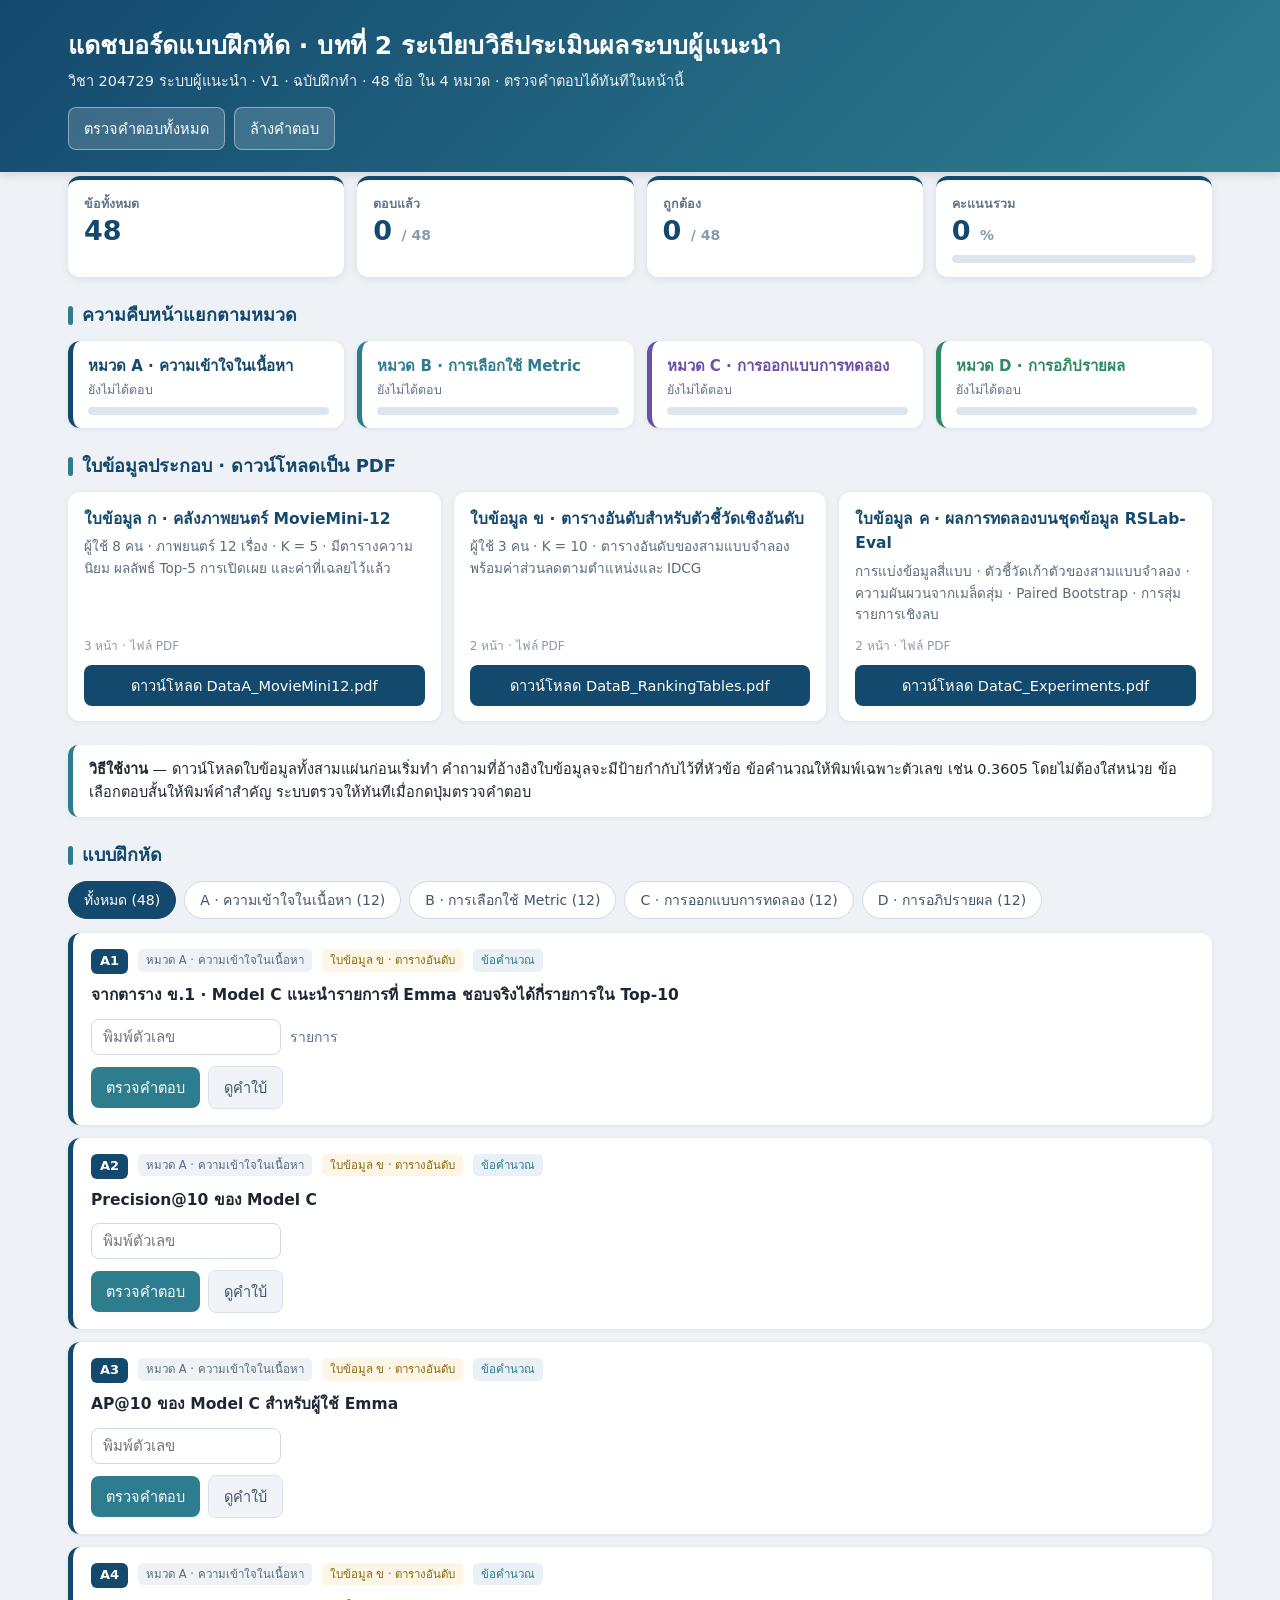
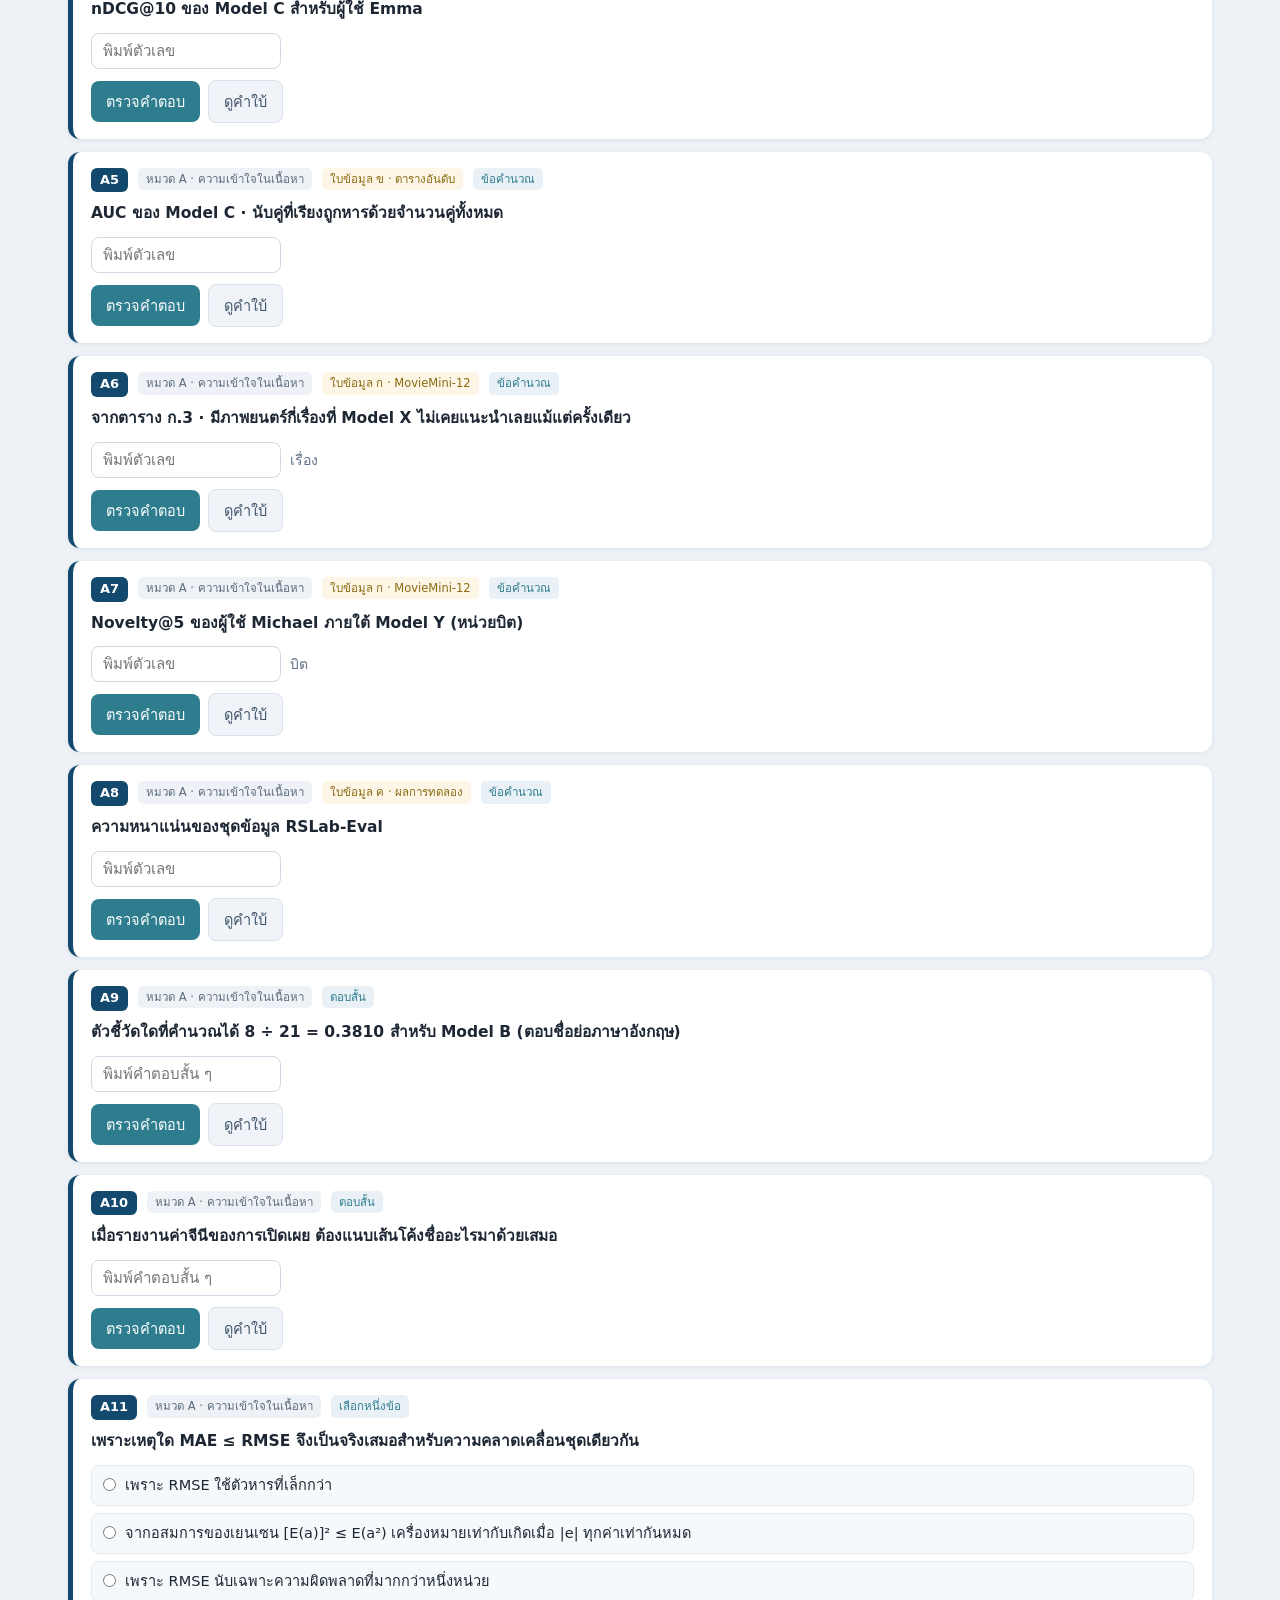
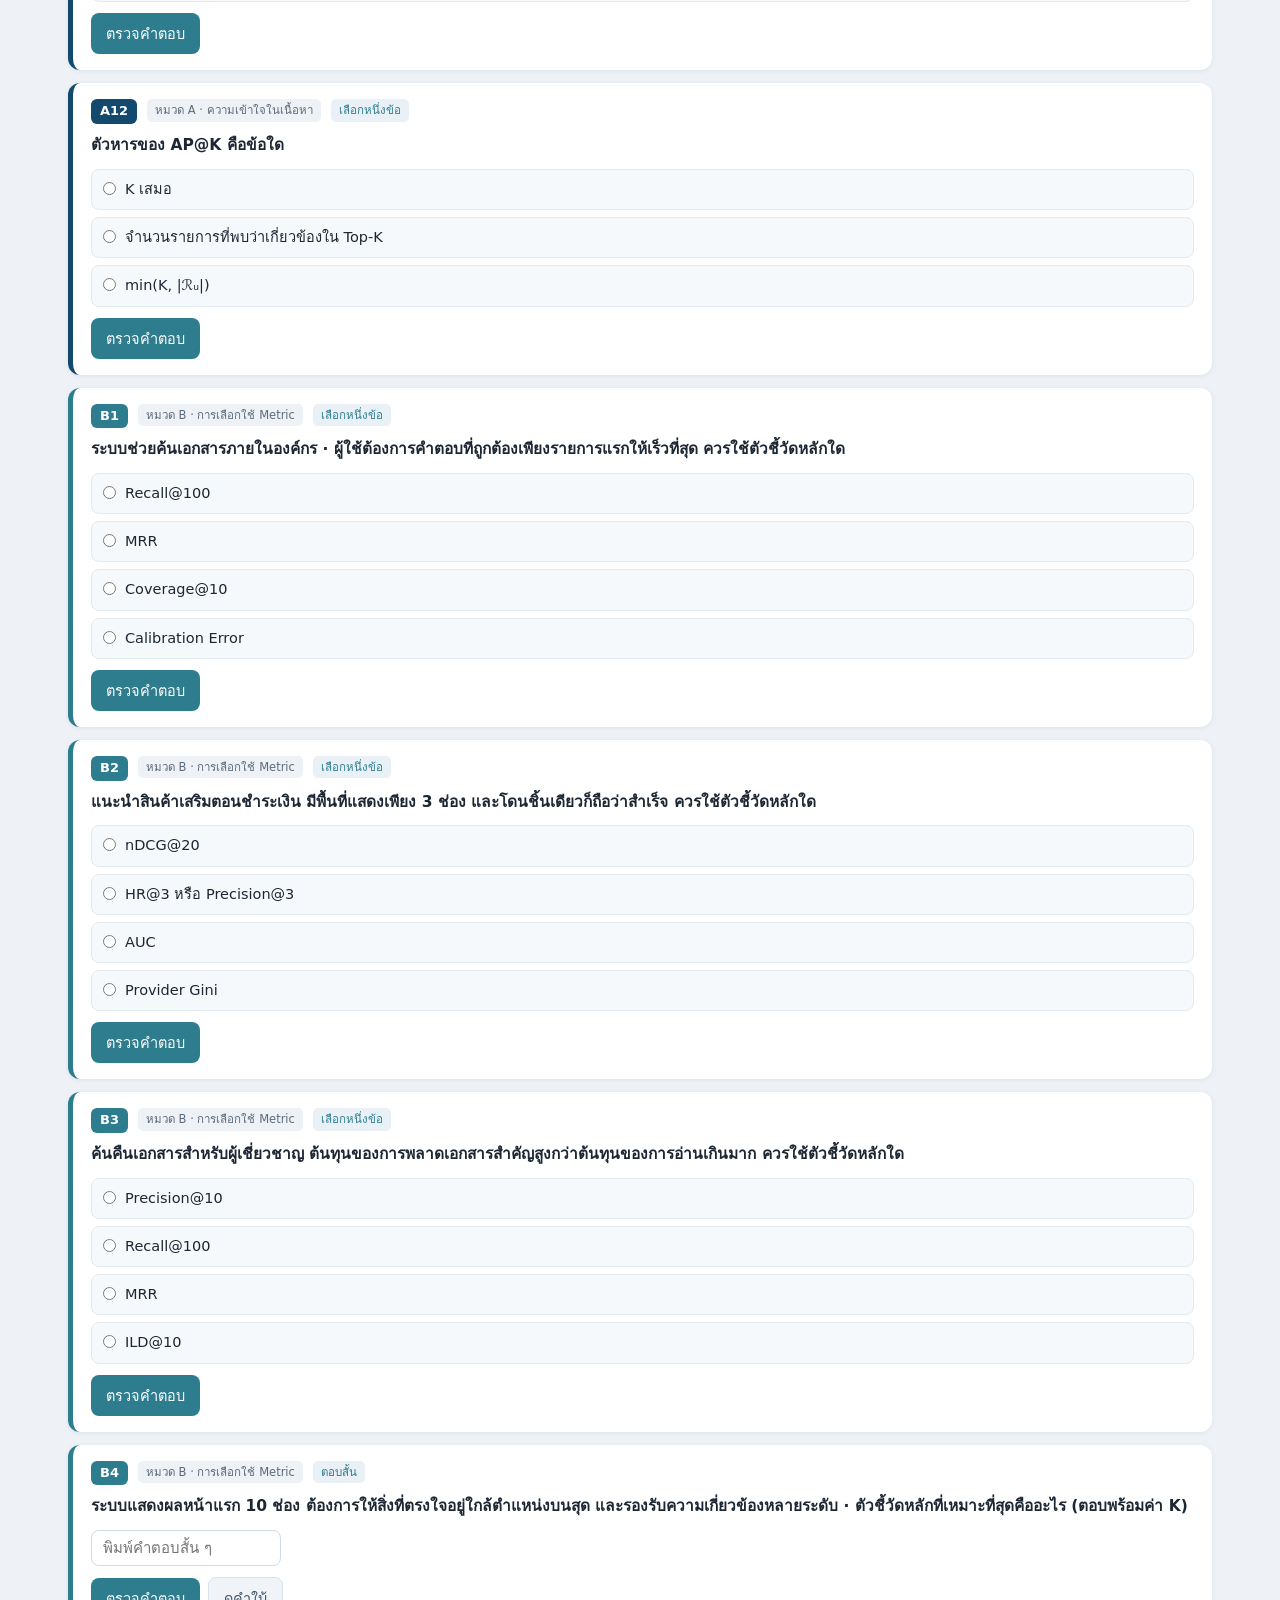
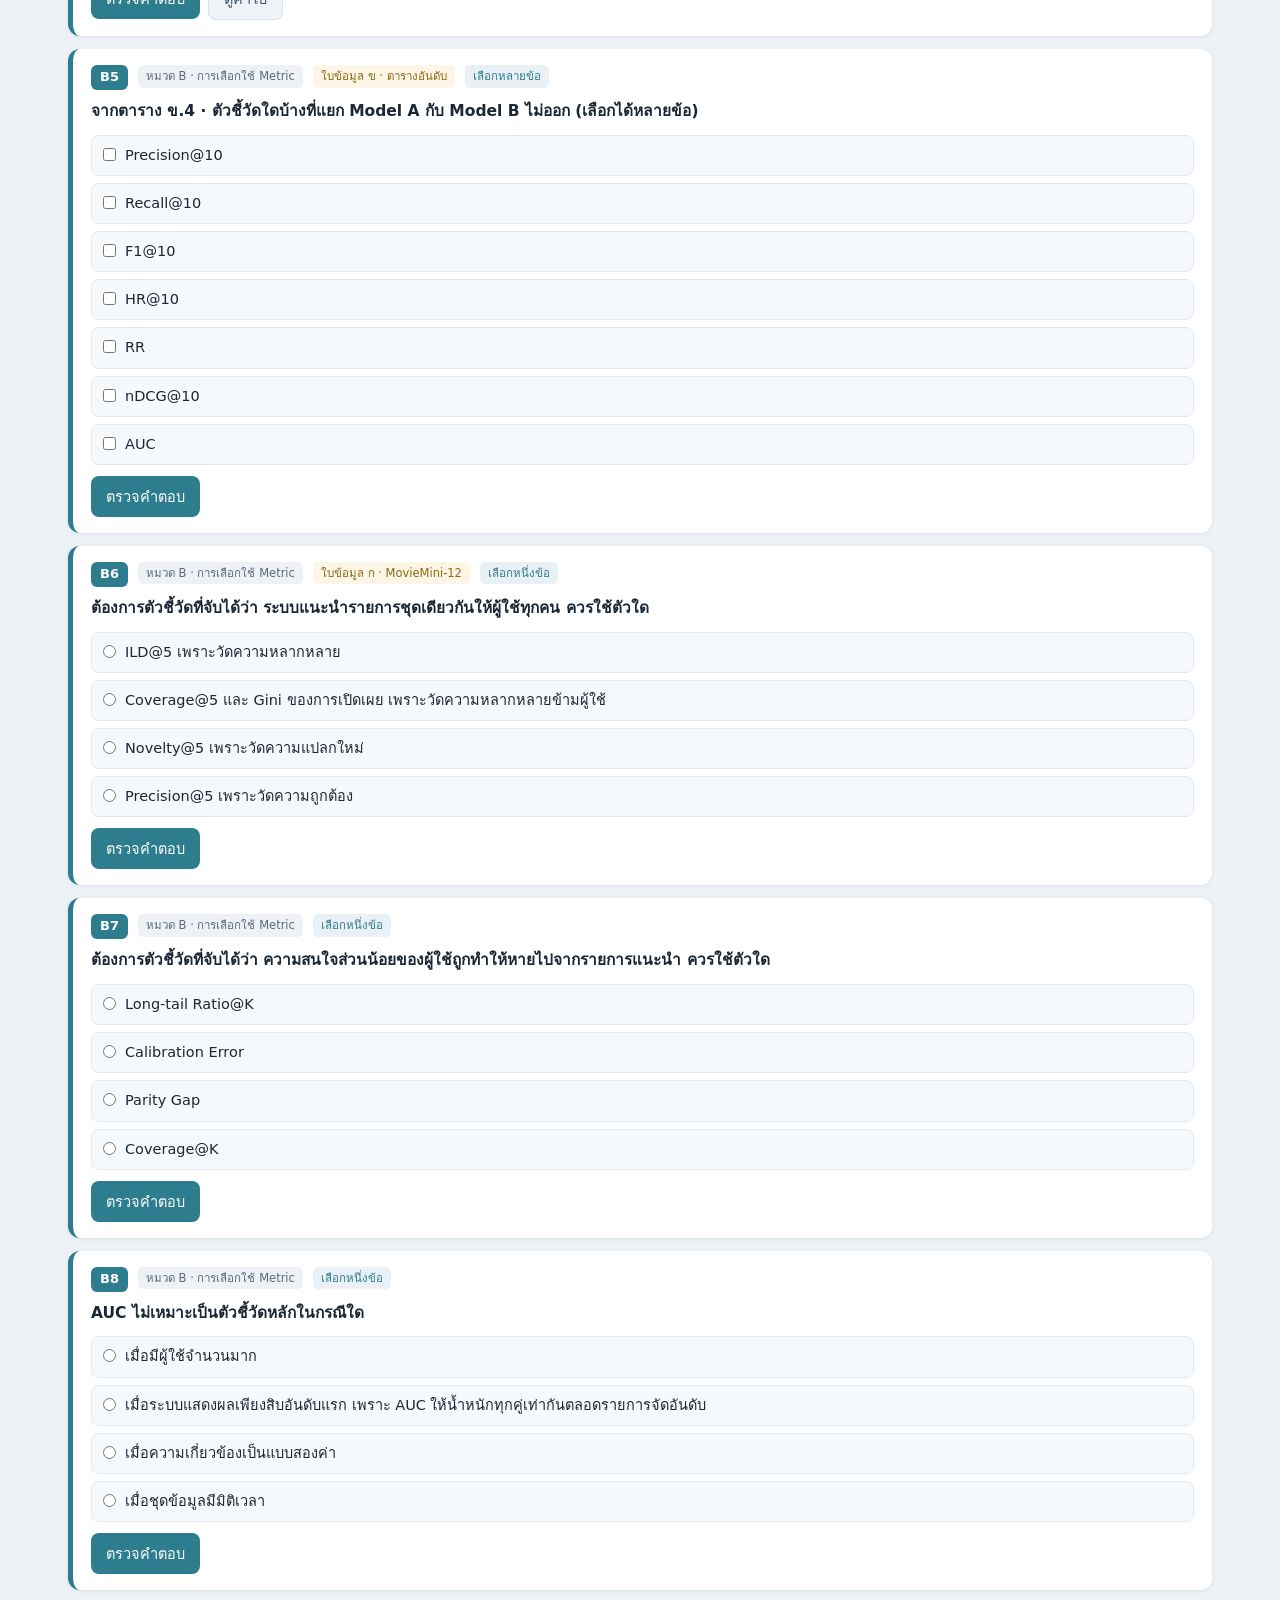
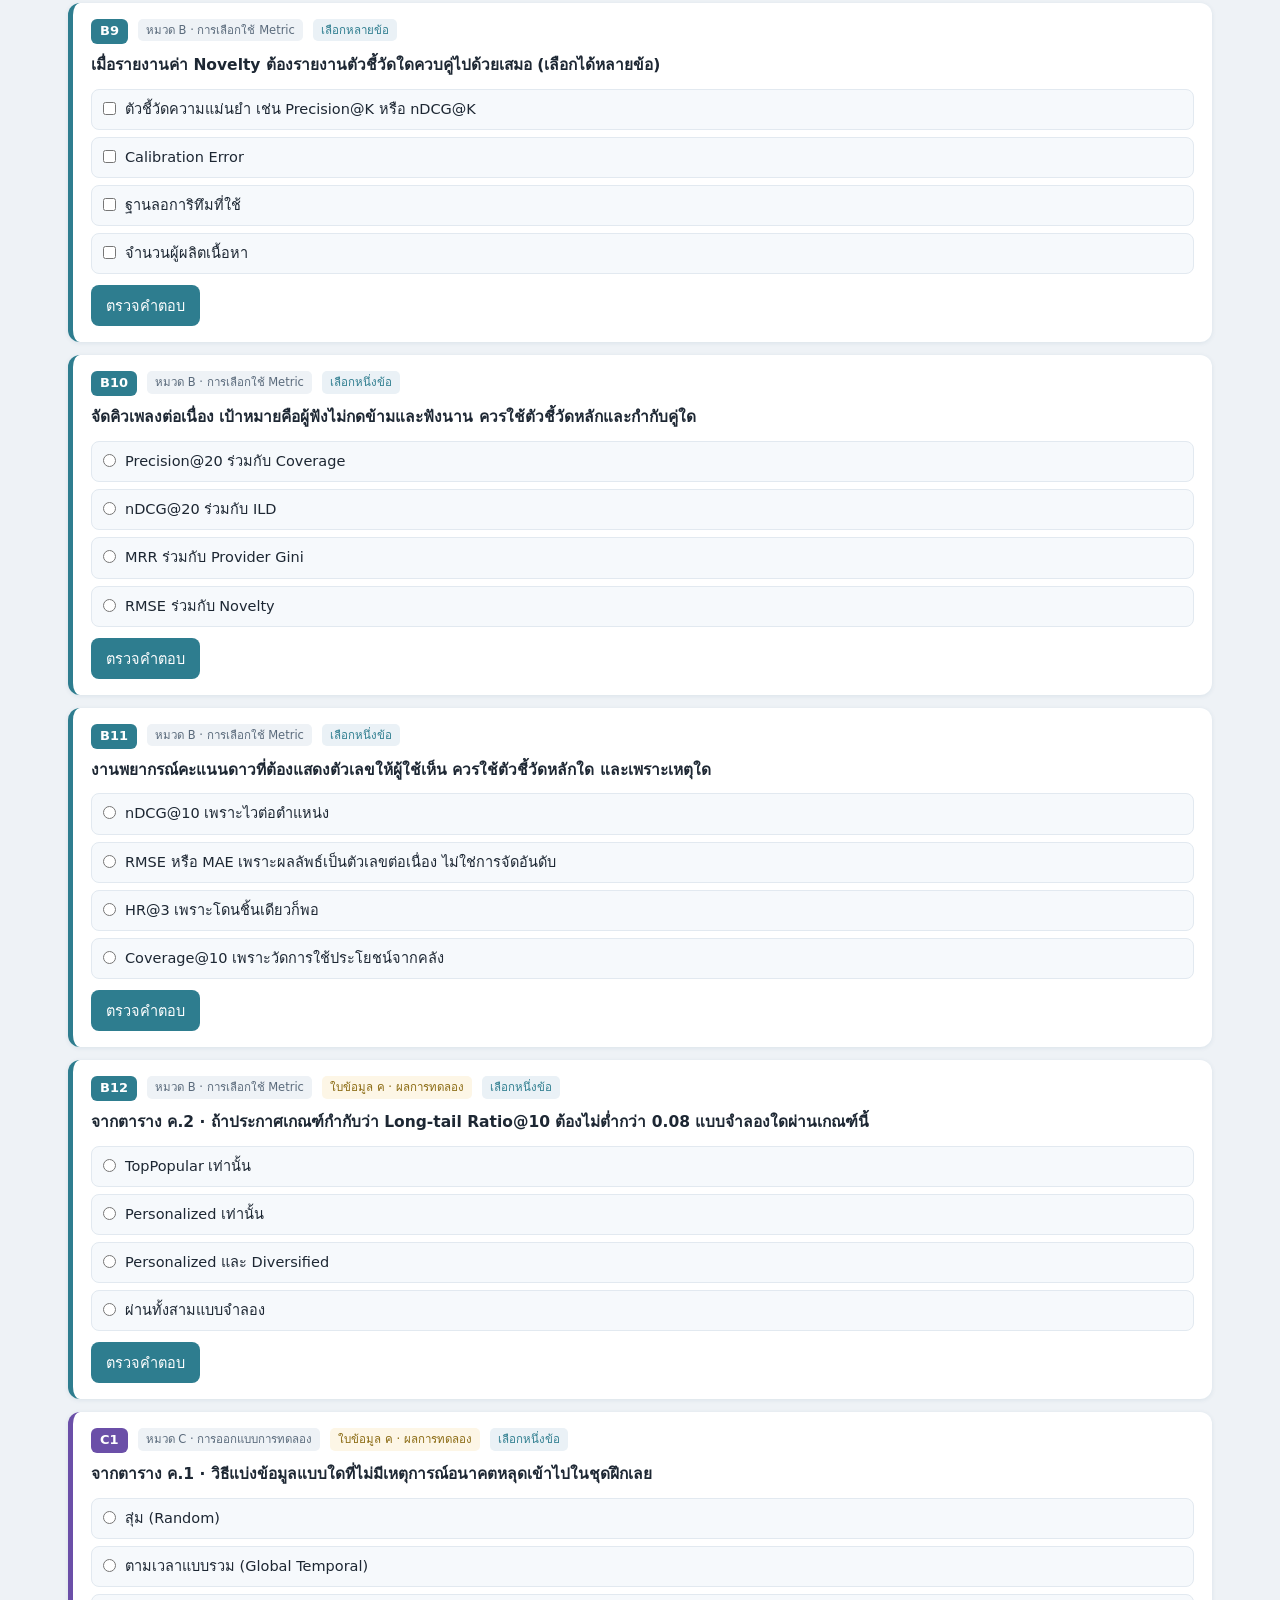
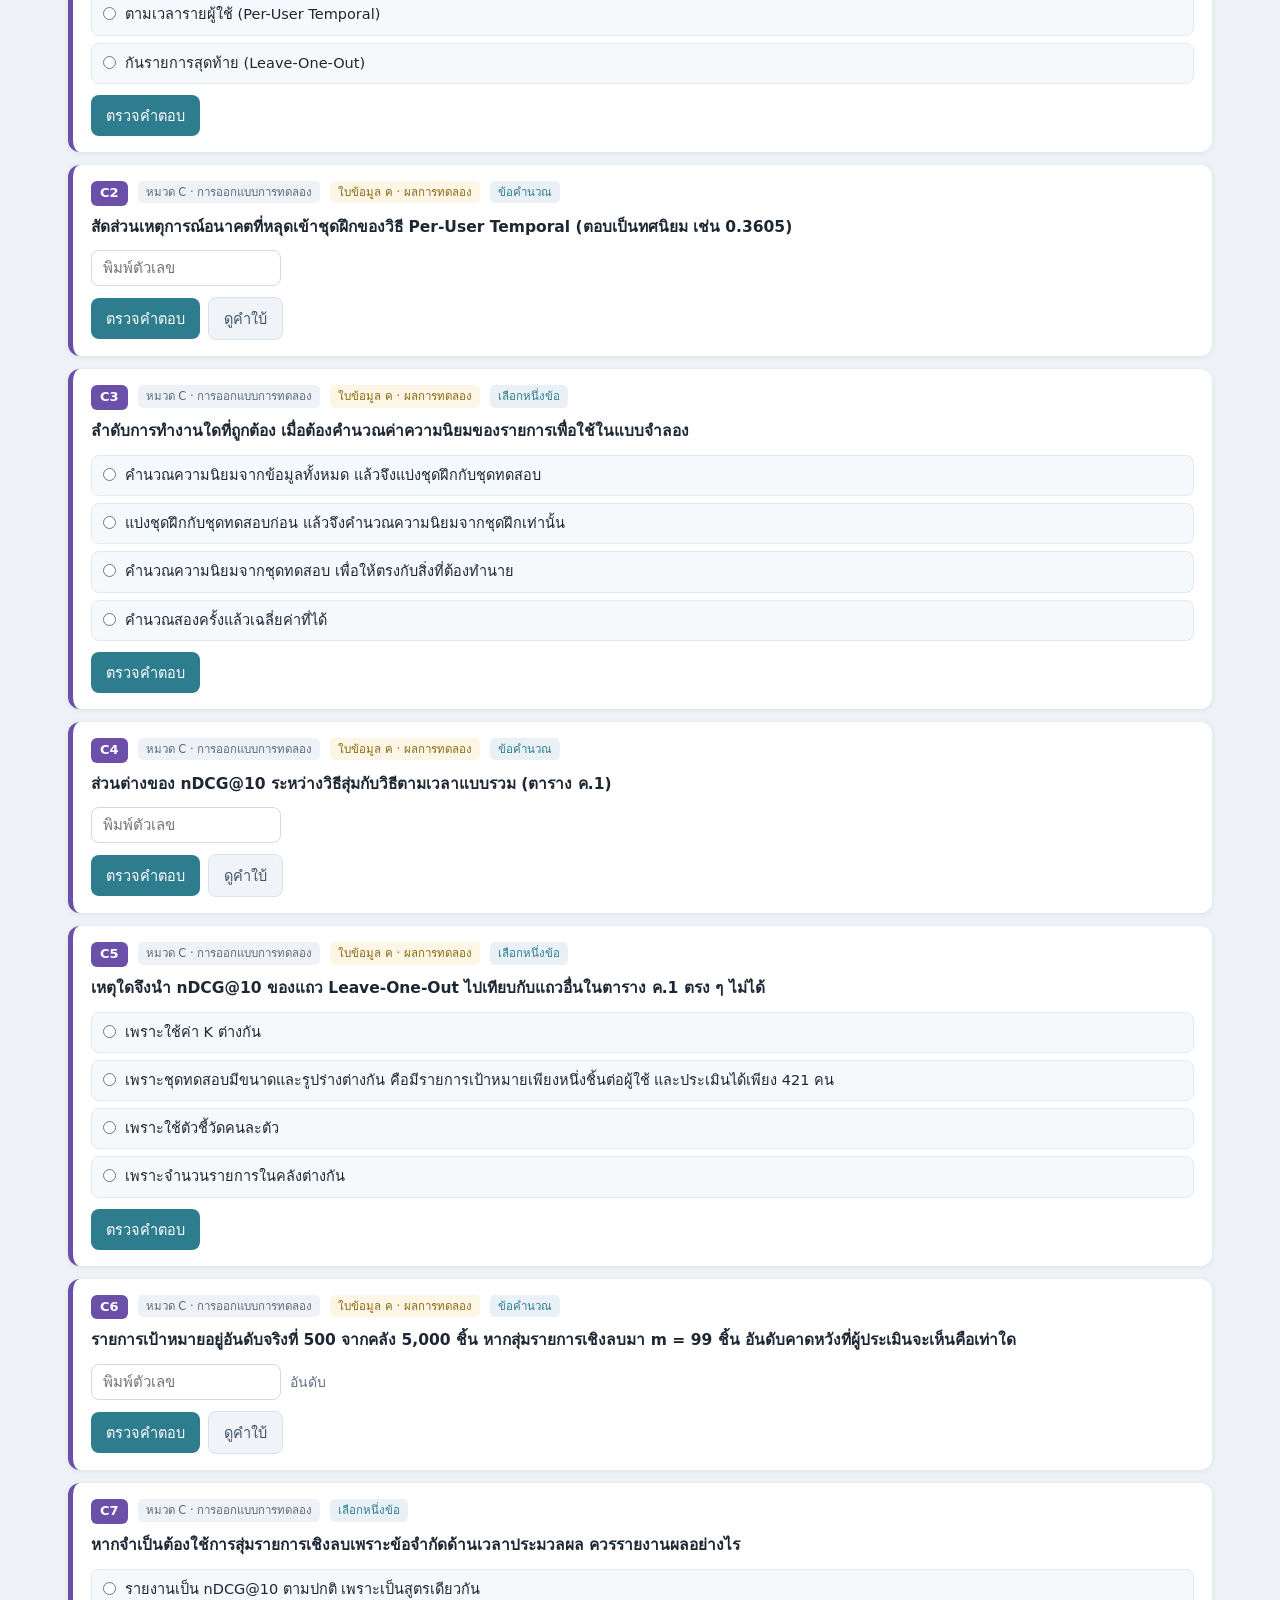
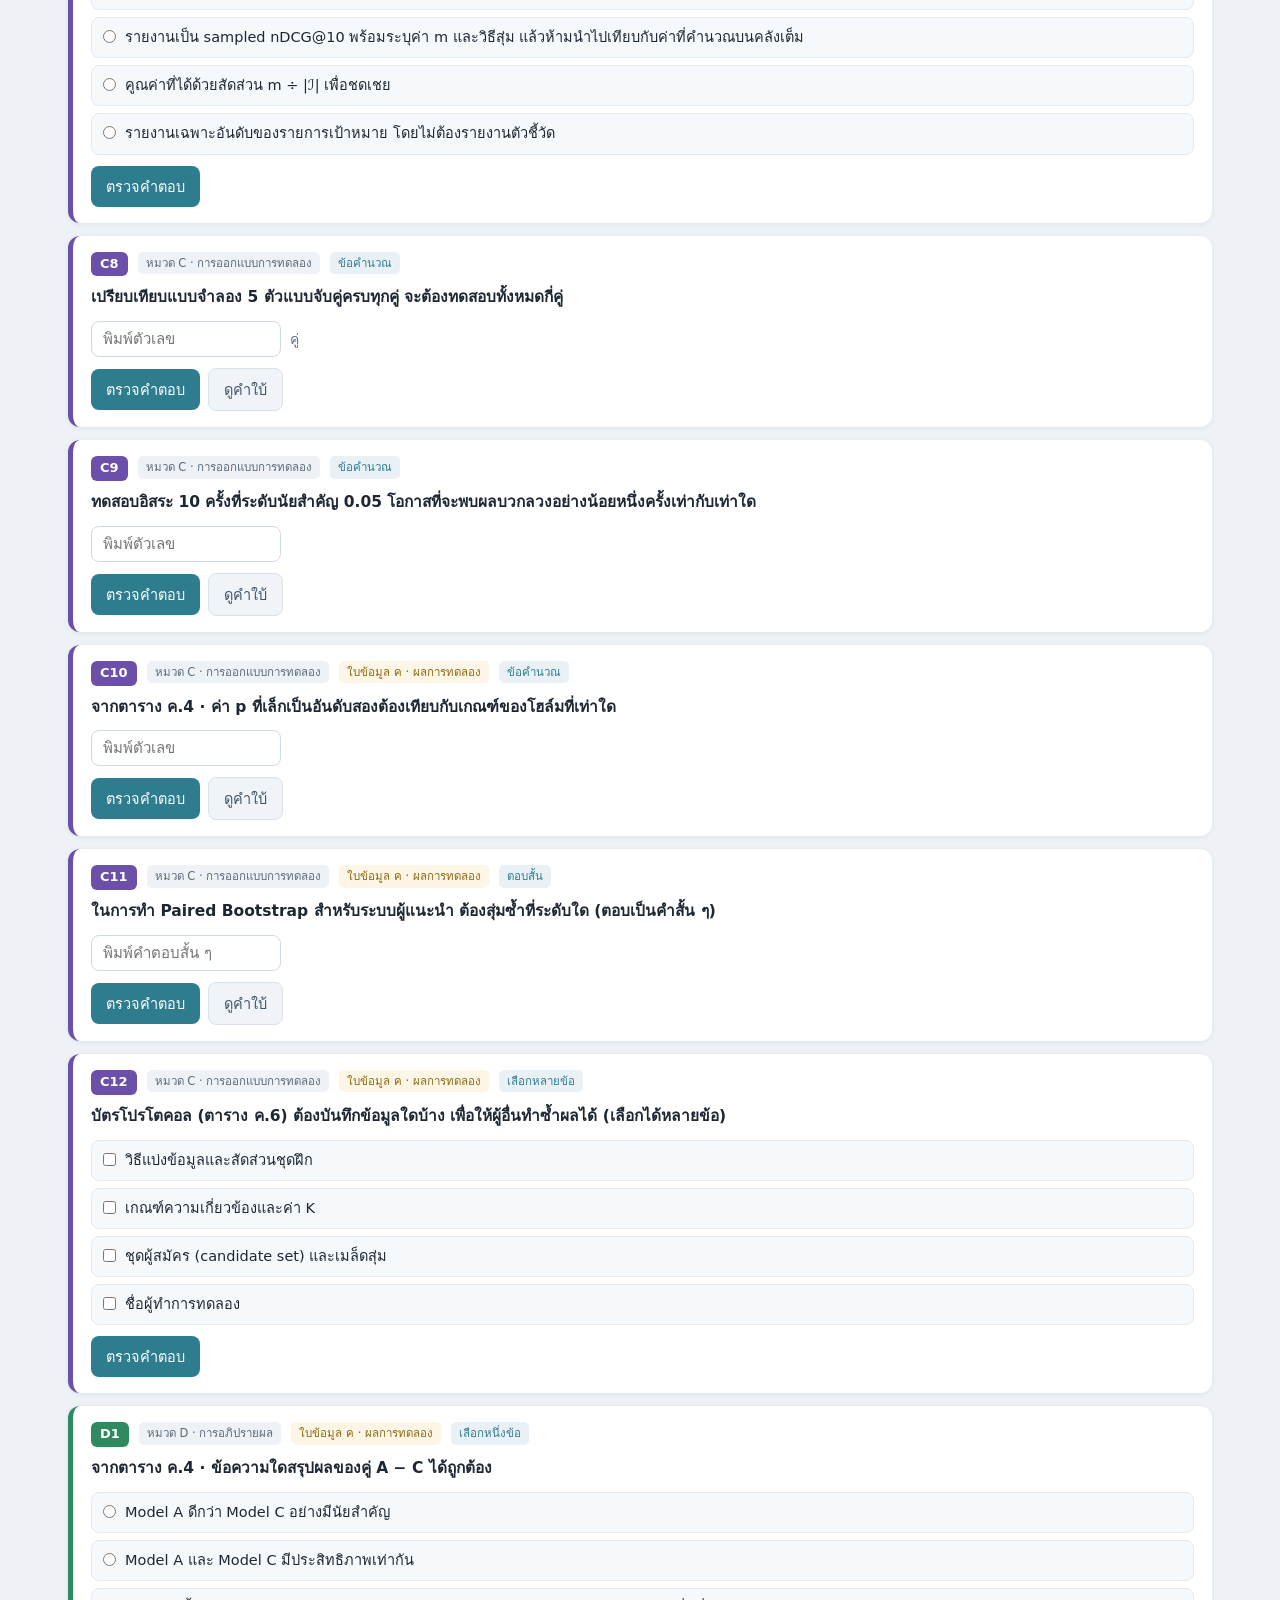
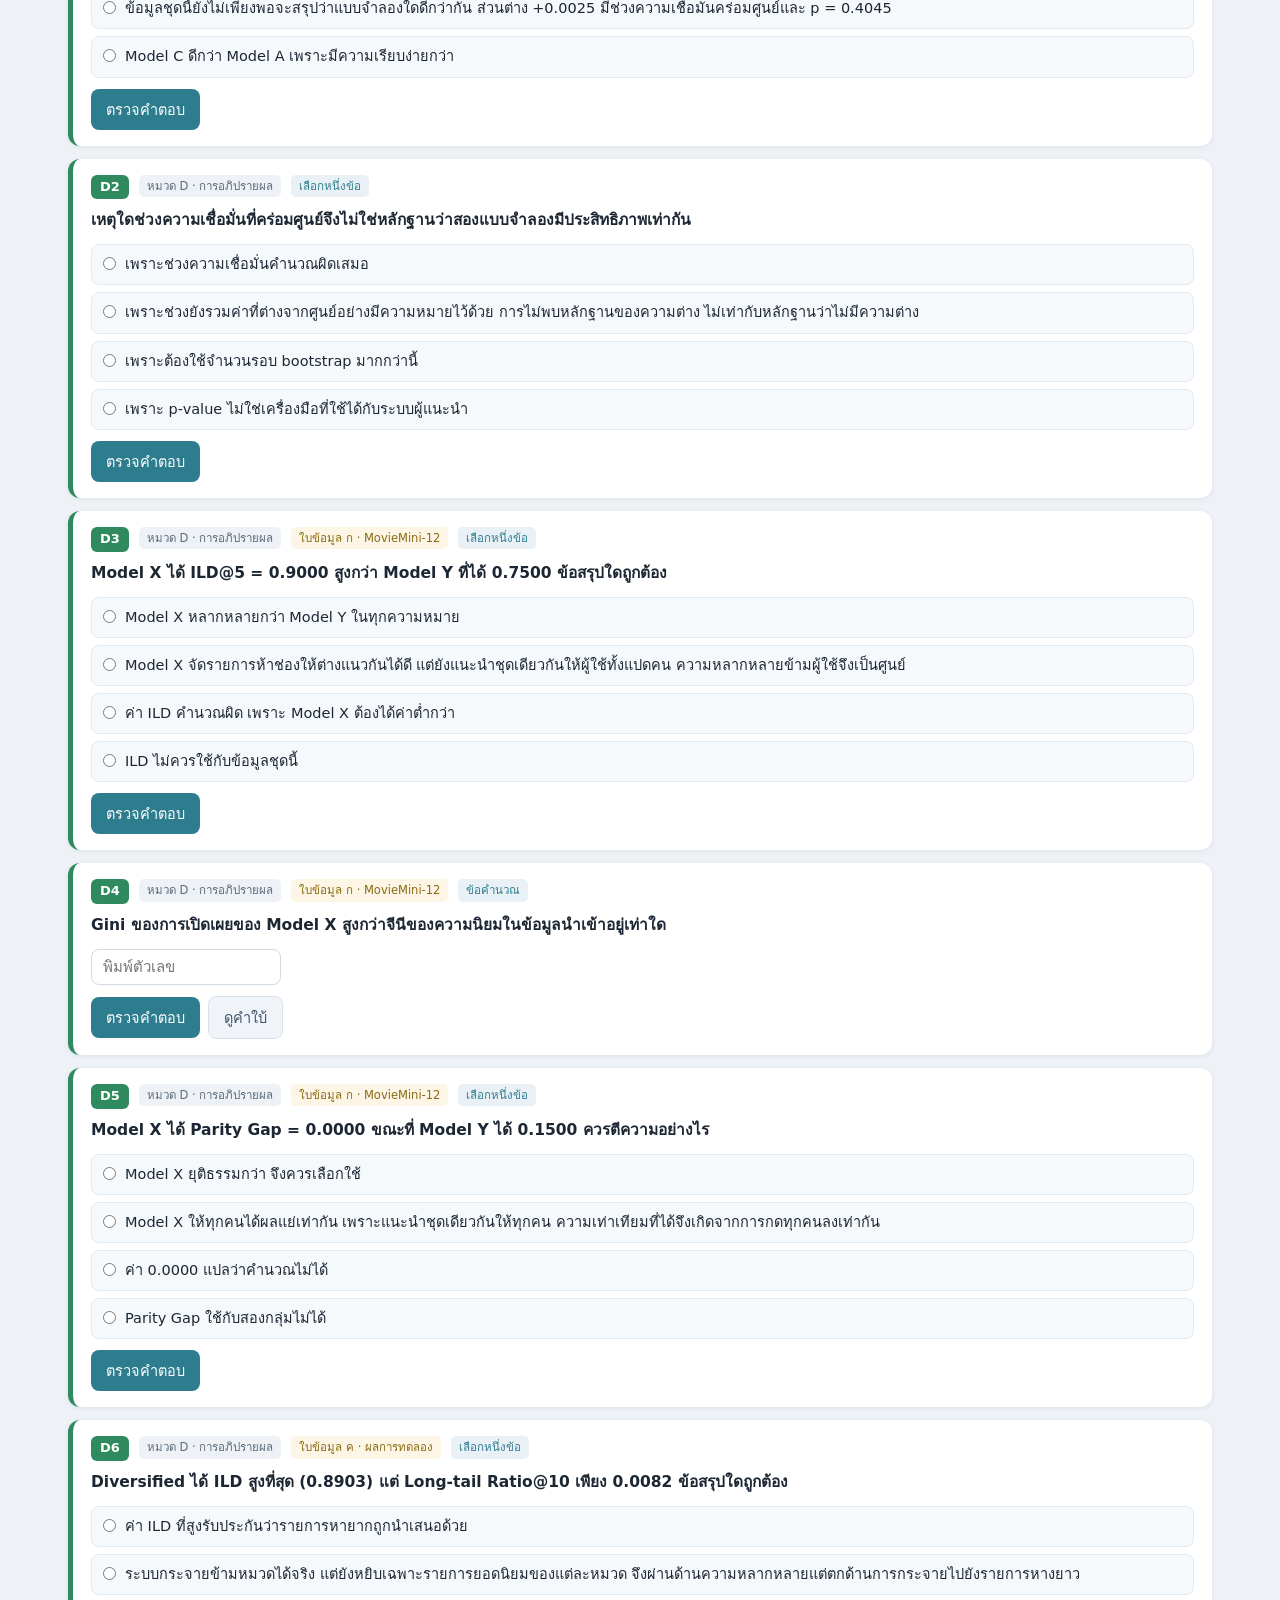
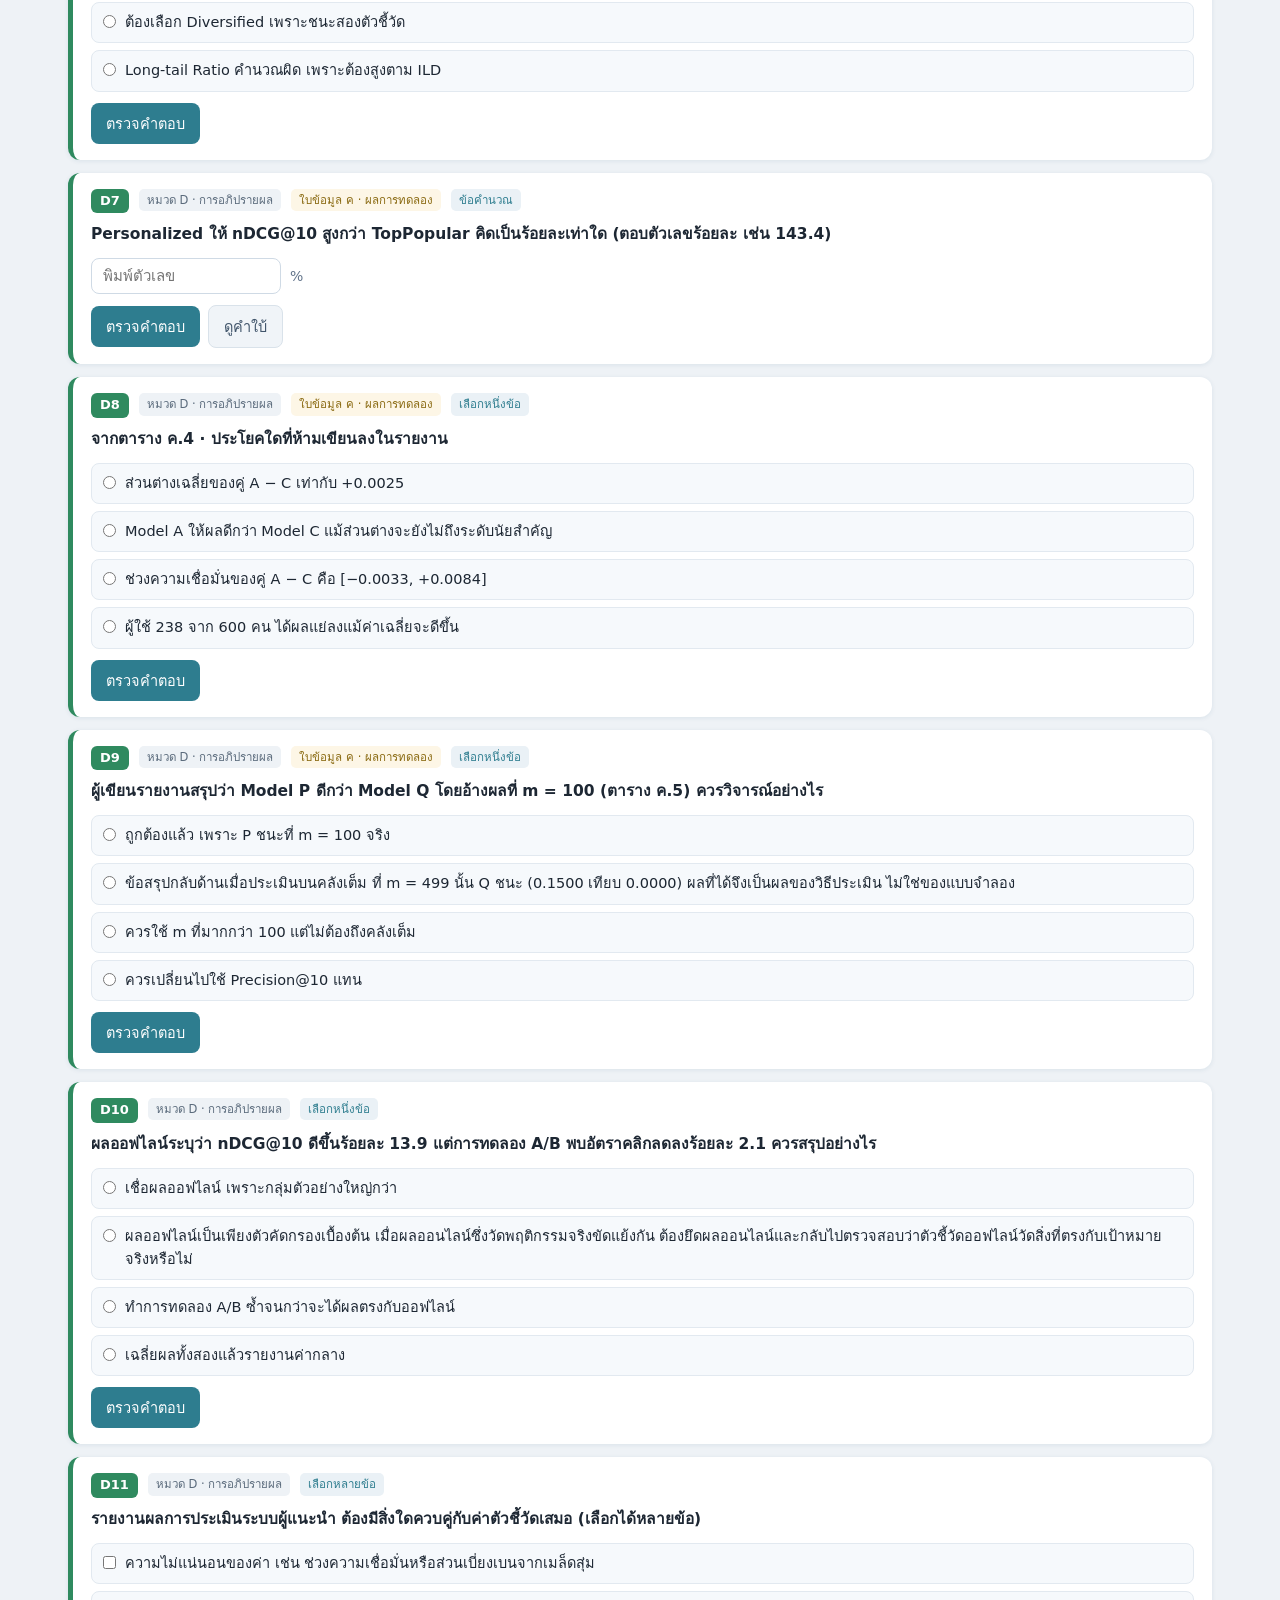
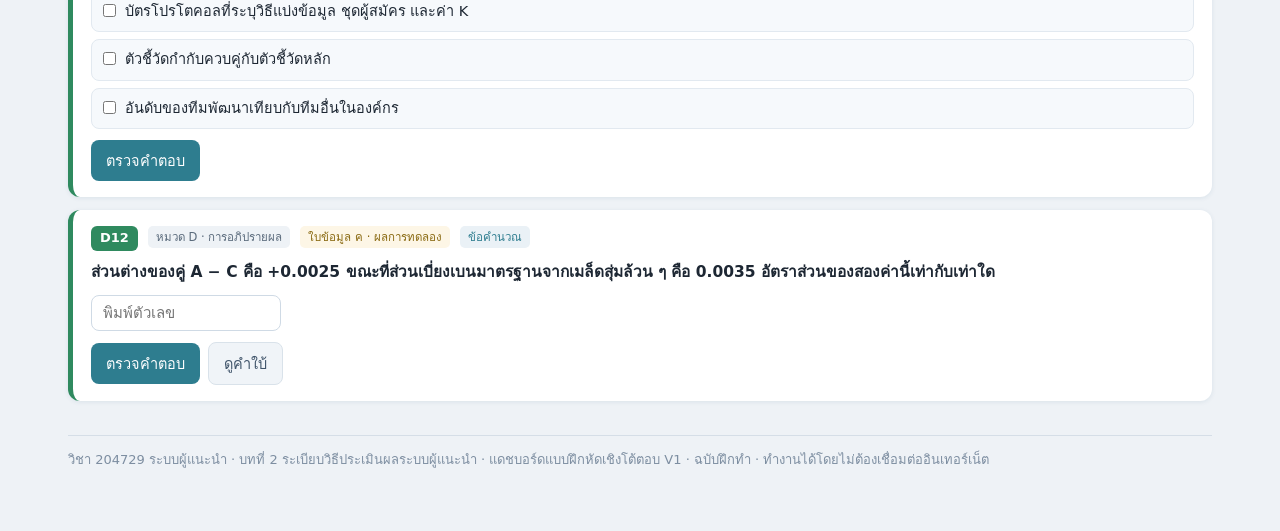
<file: source/Recommending System/Chapter2_Exceises/Overall/Chapter2_Overall_Exercise.html>
<!DOCTYPE html><html lang="th"><head><meta charset="utf-8">
<meta name="viewport" content="width=device-width,initial-scale=1">
<title>แบบฝึกหัด Dashboard บทที่ 2 — V1 · ฉบับฝึกทำ</title>
<style>
*{box-sizing:border-box}
body{margin:0;font-family:"Sarabun","Segoe UI",system-ui,sans-serif;background:#eef2f6;color:#1d2733;font-size:16px;line-height:1.6}
a{color:inherit}
.wrap{max-width:1180px;margin:0 auto;padding:0 18px 60px}
header{background:linear-gradient(135deg,#14496E,#2E7D8F);color:#fff;padding:26px 0 22px;box-shadow:0 2px 10px rgba(0,0,0,.14)}
header .wrap{padding-bottom:0}
h1{margin:0 0 4px;font-size:25px;font-weight:700;letter-spacing:.2px}
.hsub{margin:0;opacity:.9;font-size:14.5px}
.tools{margin-top:14px;display:flex;gap:9px;flex-wrap:wrap}
button{font-family:inherit;font-size:14.5px;cursor:pointer;border:0;border-radius:8px;padding:9px 15px;transition:.15s}
button:active{transform:translateY(1px)}
.bw{background:rgba(255,255,255,.16);color:#fff;border:1px solid rgba(255,255,255,.42)}
.bw:hover{background:rgba(255,255,255,.28)}
.sect{margin-top:24px}
.sect h2{font-size:18px;margin:0 0 11px;color:#14496E;display:flex;align-items:center;gap:9px}
.sect h2:before{content:"";width:5px;height:19px;background:#2E7D8F;border-radius:3px;display:inline-block}
.kpis{display:grid;grid-template-columns:repeat(4,1fr);gap:13px;margin-top:-20px}
.kpi{background:#fff;border-radius:12px;padding:14px 16px;box-shadow:0 2px 8px rgba(20,73,110,.10);border-top:4px solid #14496E}
.kpi .lab{font-size:12.5px;color:#61738a;font-weight:600}
.kpi .val{font-size:27px;font-weight:700;color:#14496E;line-height:1.25}
.kpi .val small{font-size:14px;font-weight:600;color:#8a9aae}
.bar{height:8px;border-radius:5px;background:#dde5ed;overflow:hidden;margin-top:7px}
.bar i{display:block;height:100%;background:linear-gradient(90deg,#2E7D8F,#2F8A5F);width:0;transition:width .4s}
.cats{display:grid;grid-template-columns:repeat(4,1fr);gap:13px}
.cat{background:#fff;border-radius:12px;padding:13px 15px;box-shadow:0 1px 5px rgba(20,73,110,.09);border-left:5px solid #999}
.cat .cname{font-weight:700;font-size:15px}
.cat .cst{font-size:12.5px;color:#61738a;margin-top:2px}
.dcards{display:grid;grid-template-columns:repeat(3,1fr);gap:13px}
.dcard{background:#fff;border-radius:12px;padding:15px 16px;box-shadow:0 1px 5px rgba(20,73,110,.09);display:flex;flex-direction:column}
.dcard h3{margin:0 0 5px;font-size:15.5px;color:#14496E}
.dcard p{margin:0 0 11px;font-size:13.5px;color:#5b6b7c;flex:1}
.pg{font-size:12px;color:#8a9aae;margin-bottom:9px}
.bp{background:#14496E;color:#fff;width:100%}
.bp:hover{background:#1c5c89}
.chips{display:flex;gap:8px;flex-wrap:wrap;margin-bottom:14px}
.chip{background:#fff;border:1.5px solid #cfdae5;color:#41556b;border-radius:20px;padding:7px 15px;font-size:14px}
.chip.on{background:#14496E;border-color:#14496E;color:#fff}
.q{background:#fff;border-radius:12px;padding:16px 18px;box-shadow:0 1px 5px rgba(20,73,110,.09);margin-bottom:13px;border-left:5px solid #ccc}
.qh{display:flex;align-items:flex-start;gap:10px;flex-wrap:wrap}
.qid{background:#14496E;color:#fff;border-radius:6px;padding:2px 9px;font-size:13px;font-weight:700;flex:none}
.tag{font-size:11.5px;border-radius:5px;padding:2px 8px;background:#eef2f6;color:#5b6b7c;flex:none}
.ask{font-size:15.5px;font-weight:600;margin:9px 0 11px}
.opts{display:flex;flex-direction:column;gap:7px}
.opt{display:flex;gap:9px;align-items:flex-start;background:#f6f9fc;border:1.5px solid #e2e9f0;border-radius:8px;padding:8px 11px;cursor:pointer;font-size:14.5px}
.opt:hover{border-color:#8fb4cc}
.opt input{margin:4px 0 0;flex:none;accent-color:#14496E}
.nrow{display:flex;gap:9px;align-items:center;flex-wrap:wrap}
input[type=text],input[type=number]{font-family:inherit;font-size:15px;padding:8px 11px;border:1.5px solid #cfdae5;border-radius:8px;width:190px}
input:focus{outline:0;border-color:#2E7D8F}
.unit{color:#61738a;font-size:14px}
.acts{margin-top:11px;display:flex;gap:8px;flex-wrap:wrap;align-items:center}
.bc{background:#2E7D8F;color:#fff}.bc:hover{background:#3690a5}
.bh{background:#f0f4f8;color:#41556b;border:1.5px solid #d9e2ea}.bh:hover{background:#e4ebf2}
.bs{background:#6B4FA8;color:#fff}.bs:hover{background:#7d5ec0}
.fb{margin-top:10px;padding:9px 12px;border-radius:8px;font-size:14.5px;display:none}
.fb.ok{display:block;background:#e6f3ec;border-left:4px solid #2F8A5F;color:#1d5c3c}
.fb.no{display:block;background:#fdecec;border-left:4px solid #c0392b;color:#93251a}
.hint{margin-top:9px;padding:9px 12px;border-radius:8px;background:#fdf6e6;border-left:4px solid #d3a11a;font-size:14px;display:none}
.sol{margin-top:10px;padding:11px 14px;border-radius:8px;background:#f2effa;border-left:4px solid #6B4FA8;font-size:14.5px;display:none}
.sol b{color:#4c3580;display:block;margin-bottom:5px}
.sol ol{margin:0;padding-left:20px}.sol li{margin:3px 0}
.q.ok{border-left-color:#2F8A5F}.q.no{border-left-color:#c0392b}
footer{margin-top:34px;padding-top:14px;border-top:1px solid #d5dee7;color:#7d8ea1;font-size:13px}
.note{background:#fff;border-left:5px solid #2E7D8F;border-radius:10px;padding:13px 16px;font-size:14.5px;box-shadow:0 1px 5px rgba(20,73,110,.08)}
@media(max-width:900px){.kpis,.cats,.dcards{grid-template-columns:repeat(2,1fr)}}
@media(max-width:560px){.kpis,.cats,.dcards{grid-template-columns:1fr}.wrap{padding:0 12px 46px}h1{font-size:21px}input[type=text],input[type=number]{width:100%}}
</style></head><body>
<header><div class="wrap"><h1>แดชบอร์ดแบบฝึกหัด · บทที่ 2 ระเบียบวิธีประเมินผลระบบผู้แนะนำ</h1>
<p class="hsub">วิชา 204729 ระบบผู้แนะนำ · V1 · ฉบับฝึกทำ · 48 ข้อ ใน 4 หมวด · ตรวจคำตอบได้ทันทีในหน้านี้</p>
<div class="tools"><button class="bw" onclick="checkAll()">ตรวจคำตอบทั้งหมด</button>
<button class="bw" onclick="resetAll()">ล้างคำตอบ</button></div></div></header>
<div class="wrap">
<div class="sect"><div class="kpis">
<div class="kpi"><div class="lab">ข้อทั้งหมด</div><div class="val" id="kTot">0</div></div>
<div class="kpi"><div class="lab">ตอบแล้ว</div><div class="val" id="kAns">0</div></div>
<div class="kpi"><div class="lab">ถูกต้อง</div><div class="val" id="kOk">0</div></div>
<div class="kpi"><div class="lab">คะแนนรวม</div><div class="val" id="kScore">0</div><div class="bar"><i id="kBar"></i></div></div>
</div></div>
<div class="sect"><h2>ความคืบหน้าแยกตามหมวด</h2><div class="cats">
<div class="cat" style="border-left-color:#14496E"><div class="cname" style="color:#14496E">หมวด A · ความเข้าใจในเนื้อหา</div><div class="cst" id="csA">ยังไม่ได้ตอบ</div><div class="bar"><i id="cbA" style="background:#14496E"></i></div></div>
<div class="cat" style="border-left-color:#2E7D8F"><div class="cname" style="color:#2E7D8F">หมวด B · การเลือกใช้ Metric</div><div class="cst" id="csB">ยังไม่ได้ตอบ</div><div class="bar"><i id="cbB" style="background:#2E7D8F"></i></div></div>
<div class="cat" style="border-left-color:#6B4FA8"><div class="cname" style="color:#6B4FA8">หมวด C · การออกแบบการทดลอง</div><div class="cst" id="csC">ยังไม่ได้ตอบ</div><div class="bar"><i id="cbC" style="background:#6B4FA8"></i></div></div>
<div class="cat" style="border-left-color:#2F8A5F"><div class="cname" style="color:#2F8A5F">หมวด D · การอภิปรายผล</div><div class="cst" id="csD">ยังไม่ได้ตอบ</div><div class="bar"><i id="cbD" style="background:#2F8A5F"></i></div></div>
</div></div>
<div class="sect"><h2>ใบข้อมูลประกอบ · ดาวน์โหลดเป็น PDF</h2><div class="dcards">
<div class="dcard"><h3>ใบข้อมูล ก · คลังภาพยนตร์ MovieMini-12</h3><p>ผู้ใช้ 8 คน · ภาพยนตร์ 12 เรื่อง · K = 5 · มีตารางความนิยม ผลลัพธ์ Top-5 การเปิดเผย และค่าที่เฉลยไว้แล้ว</p><div class="pg">3 หน้า · ไฟล์ PDF</div><button class="bp" onclick="dlPDF('DataA_MovieMini12.pdf')">ดาวน์โหลด DataA_MovieMini12.pdf</button></div>
<div class="dcard"><h3>ใบข้อมูล ข · ตารางอันดับสำหรับตัวชี้วัดเชิงอันดับ</h3><p>ผู้ใช้ 3 คน · K = 10 · ตารางอันดับของสามแบบจำลอง พร้อมค่าส่วนลดตามตำแหน่งและ IDCG</p><div class="pg">2 หน้า · ไฟล์ PDF</div><button class="bp" onclick="dlPDF('DataB_RankingTables.pdf')">ดาวน์โหลด DataB_RankingTables.pdf</button></div>
<div class="dcard"><h3>ใบข้อมูล ค · ผลการทดลองบนชุดข้อมูล RSLab-Eval</h3><p>การแบ่งข้อมูลสี่แบบ · ตัวชี้วัดเก้าตัวของสามแบบจำลอง · ความผันผวนจากเมล็ดสุ่ม · Paired Bootstrap · การสุ่มรายการเชิงลบ</p><div class="pg">2 หน้า · ไฟล์ PDF</div><button class="bp" onclick="dlPDF('DataC_Experiments.pdf')">ดาวน์โหลด DataC_Experiments.pdf</button></div>
</div></div>
<div class="sect"><div class="note"><b>วิธีใช้งาน</b> — ดาวน์โหลดใบข้อมูลทั้งสามแผ่นก่อนเริ่มทำ คำถามที่อ้างอิงใบข้อมูลจะมีป้ายกำกับไว้ที่หัวข้อ ข้อคำนวณให้พิมพ์เฉพาะตัวเลข เช่น 0.3605 โดยไม่ต้องใส่หน่วย ข้อเลือกตอบสั้นให้พิมพ์คำสำคัญ ระบบตรวจให้ทันทีเมื่อกดปุ่มตรวจคำตอบ</div></div>
<div class="sect"><h2>แบบฝึกหัด</h2><div class="chips">
<button class="chip on" data-f="ALL" onclick="filt(this)">ทั้งหมด (48)</button>
<button class="chip" data-f="A" onclick="filt(this)">A · ความเข้าใจในเนื้อหา (12)</button>
<button class="chip" data-f="B" onclick="filt(this)">B · การเลือกใช้ Metric (12)</button>
<button class="chip" data-f="C" onclick="filt(this)">C · การออกแบบการทดลอง (12)</button>
<button class="chip" data-f="D" onclick="filt(this)">D · การอภิปรายผล (12)</button>
</div><div id="qs">
<div class="q" id="qA1" data-c="A" style="border-left-color:#14496E">
<div class="qh"><span class="qid" style="background:#14496E">A1</span>
<span class="tag">หมวด A · ความเข้าใจในเนื้อหา</span>
<span class="tag" style="background:#fdf6e6;color:#8a6a12">ใบข้อมูล ข · ตารางอันดับ</span>
<span class="tag" style="background:#eaf1f6;color:#2E7D8F">ข้อคำนวณ</span></div>
<div class="ask">จากตาราง ข.1 · Model C แนะนำรายการที่ Emma ชอบจริงได้กี่รายการใน Top-10</div>
<div class="nrow"><input type="text" inputmode="decimal" id="iA1" placeholder="พิมพ์ตัวเลข"><span class="unit">รายการ</span></div>
<div class="acts">
<button class="bc" onclick="chk('A1')">ตรวจคำตอบ</button>
<button class="bh" onclick="tg('hA1')">ดูคำใบ้</button>
</div>
<div class="hint" id="hA1"><b>คำใบ้ · </b>นับช่องไฮไลต์ในแถวของ Model C</div>
<div class="fb" id="fA1"></div>
</div>
<div class="q" id="qA2" data-c="A" style="border-left-color:#14496E">
<div class="qh"><span class="qid" style="background:#14496E">A2</span>
<span class="tag">หมวด A · ความเข้าใจในเนื้อหา</span>
<span class="tag" style="background:#fdf6e6;color:#8a6a12">ใบข้อมูล ข · ตารางอันดับ</span>
<span class="tag" style="background:#eaf1f6;color:#2E7D8F">ข้อคำนวณ</span></div>
<div class="ask">Precision@10 ของ Model C</div>
<div class="nrow"><input type="text" inputmode="decimal" id="iA2" placeholder="พิมพ์ตัวเลข"></div>
<div class="acts">
<button class="bc" onclick="chk('A2')">ตรวจคำตอบ</button>
<button class="bh" onclick="tg('hA2')">ดูคำใบ้</button>
</div>
<div class="hint" id="hA2"><b>คำใบ้ · </b>จำนวนที่ถูก หารด้วยค่า K</div>
<div class="fb" id="fA2"></div>
</div>
<div class="q" id="qA3" data-c="A" style="border-left-color:#14496E">
<div class="qh"><span class="qid" style="background:#14496E">A3</span>
<span class="tag">หมวด A · ความเข้าใจในเนื้อหา</span>
<span class="tag" style="background:#fdf6e6;color:#8a6a12">ใบข้อมูล ข · ตารางอันดับ</span>
<span class="tag" style="background:#eaf1f6;color:#2E7D8F">ข้อคำนวณ</span></div>
<div class="ask">AP@10 ของ Model C สำหรับผู้ใช้ Emma</div>
<div class="nrow"><input type="text" inputmode="decimal" id="iA3" placeholder="พิมพ์ตัวเลข"></div>
<div class="acts">
<button class="bc" onclick="chk('A3')">ตรวจคำตอบ</button>
<button class="bh" onclick="tg('hA3')">ดูคำใบ้</button>
</div>
<div class="hint" id="hA3"><b>คำใบ้ · </b>รายการที่ถูกอยู่อันดับ 1, 2 และ 4 · ตัวหารคือ min(10, 3)</div>
<div class="fb" id="fA3"></div>
</div>
<div class="q" id="qA4" data-c="A" style="border-left-color:#14496E">
<div class="qh"><span class="qid" style="background:#14496E">A4</span>
<span class="tag">หมวด A · ความเข้าใจในเนื้อหา</span>
<span class="tag" style="background:#fdf6e6;color:#8a6a12">ใบข้อมูล ข · ตารางอันดับ</span>
<span class="tag" style="background:#eaf1f6;color:#2E7D8F">ข้อคำนวณ</span></div>
<div class="ask">nDCG@10 ของ Model C สำหรับผู้ใช้ Emma</div>
<div class="nrow"><input type="text" inputmode="decimal" id="iA4" placeholder="พิมพ์ตัวเลข"></div>
<div class="acts">
<button class="bc" onclick="chk('A4')">ตรวจคำตอบ</button>
<button class="bh" onclick="tg('hA4')">ดูคำใบ้</button>
</div>
<div class="hint" id="hA4"><b>คำใบ้ · </b>DCG = 1.0000 + 0.6309 + 0.4307 · IDCG@10 = 2.1309</div>
<div class="fb" id="fA4"></div>
</div>
<div class="q" id="qA5" data-c="A" style="border-left-color:#14496E">
<div class="qh"><span class="qid" style="background:#14496E">A5</span>
<span class="tag">หมวด A · ความเข้าใจในเนื้อหา</span>
<span class="tag" style="background:#fdf6e6;color:#8a6a12">ใบข้อมูล ข · ตารางอันดับ</span>
<span class="tag" style="background:#eaf1f6;color:#2E7D8F">ข้อคำนวณ</span></div>
<div class="ask">AUC ของ Model C · นับคู่ที่เรียงถูกหารด้วยจำนวนคู่ทั้งหมด</div>
<div class="nrow"><input type="text" inputmode="decimal" id="iA5" placeholder="พิมพ์ตัวเลข"></div>
<div class="acts">
<button class="bc" onclick="chk('A5')">ตรวจคำตอบ</button>
<button class="bh" onclick="tg('hA5')">ดูคำใบ้</button>
</div>
<div class="hint" id="hA5"><b>คำใบ้ · </b>รายการที่ถูกอยู่อันดับ 1, 2 และ 4 · |ℛᵤ| = 3 และ |𝒩ᵤ| = 7</div>
<div class="fb" id="fA5"></div>
</div>
<div class="q" id="qA6" data-c="A" style="border-left-color:#14496E">
<div class="qh"><span class="qid" style="background:#14496E">A6</span>
<span class="tag">หมวด A · ความเข้าใจในเนื้อหา</span>
<span class="tag" style="background:#fdf6e6;color:#8a6a12">ใบข้อมูล ก · MovieMini-12</span>
<span class="tag" style="background:#eaf1f6;color:#2E7D8F">ข้อคำนวณ</span></div>
<div class="ask">จากตาราง ก.3 · มีภาพยนตร์กี่เรื่องที่ Model X ไม่เคยแนะนำเลยแม้แต่ครั้งเดียว</div>
<div class="nrow"><input type="text" inputmode="decimal" id="iA6" placeholder="พิมพ์ตัวเลข"><span class="unit">เรื่อง</span></div>
<div class="acts">
<button class="bc" onclick="chk('A6')">ตรวจคำตอบ</button>
<button class="bh" onclick="tg('hA6')">ดูคำใบ้</button>
</div>
<div class="hint" id="hA6"><b>คำใบ้ · </b>นับช่องที่มีค่าเป็นศูนย์ในแถวของ Model X</div>
<div class="fb" id="fA6"></div>
</div>
<div class="q" id="qA7" data-c="A" style="border-left-color:#14496E">
<div class="qh"><span class="qid" style="background:#14496E">A7</span>
<span class="tag">หมวด A · ความเข้าใจในเนื้อหา</span>
<span class="tag" style="background:#fdf6e6;color:#8a6a12">ใบข้อมูล ก · MovieMini-12</span>
<span class="tag" style="background:#eaf1f6;color:#2E7D8F">ข้อคำนวณ</span></div>
<div class="ask">Novelty@5 ของผู้ใช้ Michael ภายใต้ Model Y (หน่วยบิต)</div>
<div class="nrow"><input type="text" inputmode="decimal" id="iA7" placeholder="พิมพ์ตัวเลข"><span class="unit">บิต</span></div>
<div class="acts">
<button class="bc" onclick="chk('A7')">ตรวจคำตอบ</button>
<button class="bh" onclick="tg('hA7')">ดูคำใบ้</button>
</div>
<div class="hint" id="hA7"><b>คำใบ้ · </b>Michael ได้ i3 i7 i8 i2 i1 · ดูคอลัมน์ −log₂ p(i) ในตาราง ก.1</div>
<div class="fb" id="fA7"></div>
</div>
<div class="q" id="qA8" data-c="A" style="border-left-color:#14496E">
<div class="qh"><span class="qid" style="background:#14496E">A8</span>
<span class="tag">หมวด A · ความเข้าใจในเนื้อหา</span>
<span class="tag" style="background:#fdf6e6;color:#8a6a12">ใบข้อมูล ค · ผลการทดลอง</span>
<span class="tag" style="background:#eaf1f6;color:#2E7D8F">ข้อคำนวณ</span></div>
<div class="ask">ความหนาแน่นของชุดข้อมูล RSLab-Eval</div>
<div class="nrow"><input type="text" inputmode="decimal" id="iA8" placeholder="พิมพ์ตัวเลข"></div>
<div class="acts">
<button class="bc" onclick="chk('A8')">ตรวจคำตอบ</button>
<button class="bh" onclick="tg('hA8')">ดูคำใบ้</button>
</div>
<div class="hint" id="hA8"><b>คำใบ้ · </b>ปฏิสัมพันธ์ทั้งหมด หารด้วย จำนวนผู้ใช้ × จำนวนรายการ</div>
<div class="fb" id="fA8"></div>
</div>
<div class="q" id="qA9" data-c="A" style="border-left-color:#14496E">
<div class="qh"><span class="qid" style="background:#14496E">A9</span>
<span class="tag">หมวด A · ความเข้าใจในเนื้อหา</span>
<span class="tag" style="background:#eaf1f6;color:#2E7D8F">ตอบสั้น</span></div>
<div class="ask">ตัวชี้วัดใดที่คำนวณได้ 8 ÷ 21 = 0.3810 สำหรับ Model B (ตอบชื่อย่อภาษาอังกฤษ)</div>
<div class="nrow"><input type="text" id="iA9" placeholder="พิมพ์คำตอบสั้น ๆ"></div>
<div class="acts">
<button class="bc" onclick="chk('A9')">ตรวจคำตอบ</button>
<button class="bh" onclick="tg('hA9')">ดูคำใบ้</button>
</div>
<div class="hint" id="hA9"><b>คำใบ้ · </b>ตัวชี้วัดที่นับคู่เรียงถูกจากคู่ทั้งหมด และไม่ต้องกำหนดค่า K</div>
<div class="fb" id="fA9"></div>
</div>
<div class="q" id="qA10" data-c="A" style="border-left-color:#14496E">
<div class="qh"><span class="qid" style="background:#14496E">A10</span>
<span class="tag">หมวด A · ความเข้าใจในเนื้อหา</span>
<span class="tag" style="background:#eaf1f6;color:#2E7D8F">ตอบสั้น</span></div>
<div class="ask">เมื่อรายงานค่าจีนีของการเปิดเผย ต้องแนบเส้นโค้งชื่ออะไรมาด้วยเสมอ</div>
<div class="nrow"><input type="text" id="iA10" placeholder="พิมพ์คำตอบสั้น ๆ"></div>
<div class="acts">
<button class="bc" onclick="chk('A10')">ตรวจคำตอบ</button>
<button class="bh" onclick="tg('hA10')">ดูคำใบ้</button>
</div>
<div class="hint" id="hA10"><b>คำใบ้ · </b>ชื่อนี้ยืมมาจากเศรษฐศาสตร์ที่ใช้วัดความเหลื่อมล้ำของรายได้</div>
<div class="fb" id="fA10"></div>
</div>
<div class="q" id="qA11" data-c="A" style="border-left-color:#14496E">
<div class="qh"><span class="qid" style="background:#14496E">A11</span>
<span class="tag">หมวด A · ความเข้าใจในเนื้อหา</span>
<span class="tag" style="background:#eaf1f6;color:#2E7D8F">เลือกหนึ่งข้อ</span></div>
<div class="ask">เพราะเหตุใด MAE ≤ RMSE จึงเป็นจริงเสมอสำหรับความคลาดเคลื่อนชุดเดียวกัน</div>
<div class="opts">
<label class="opt"><input type="radio" name="nA11" value="0"><span>เพราะ RMSE ใช้ตัวหารที่เล็กกว่า</span></label>
<label class="opt"><input type="radio" name="nA11" value="1"><span>จากอสมการของเยนเซน [E(a)]² ≤ E(a²) เครื่องหมายเท่ากับเกิดเมื่อ |e| ทุกค่าเท่ากันหมด</span></label>
<label class="opt"><input type="radio" name="nA11" value="2"><span>เพราะ RMSE นับเฉพาะความผิดพลาดที่มากกว่าหนึ่งหน่วย</span></label>
</div>
<div class="acts">
<button class="bc" onclick="chk('A11')">ตรวจคำตอบ</button>
</div>
<div class="fb" id="fA11"></div>
</div>
<div class="q" id="qA12" data-c="A" style="border-left-color:#14496E">
<div class="qh"><span class="qid" style="background:#14496E">A12</span>
<span class="tag">หมวด A · ความเข้าใจในเนื้อหา</span>
<span class="tag" style="background:#eaf1f6;color:#2E7D8F">เลือกหนึ่งข้อ</span></div>
<div class="ask">ตัวหารของ AP@K คือข้อใด</div>
<div class="opts">
<label class="opt"><input type="radio" name="nA12" value="0"><span>K เสมอ</span></label>
<label class="opt"><input type="radio" name="nA12" value="1"><span>จำนวนรายการที่พบว่าเกี่ยวข้องใน Top-K</span></label>
<label class="opt"><input type="radio" name="nA12" value="2"><span>min(K, |ℛᵤ|)</span></label>
</div>
<div class="acts">
<button class="bc" onclick="chk('A12')">ตรวจคำตอบ</button>
</div>
<div class="fb" id="fA12"></div>
</div>
<div class="q" id="qB1" data-c="B" style="border-left-color:#2E7D8F">
<div class="qh"><span class="qid" style="background:#2E7D8F">B1</span>
<span class="tag">หมวด B · การเลือกใช้ Metric</span>
<span class="tag" style="background:#eaf1f6;color:#2E7D8F">เลือกหนึ่งข้อ</span></div>
<div class="ask">ระบบช่วยค้นเอกสารภายในองค์กร · ผู้ใช้ต้องการคำตอบที่ถูกต้องเพียงรายการแรกให้เร็วที่สุด ควรใช้ตัวชี้วัดหลักใด</div>
<div class="opts">
<label class="opt"><input type="radio" name="nB1" value="0"><span>Recall@100</span></label>
<label class="opt"><input type="radio" name="nB1" value="1"><span>MRR</span></label>
<label class="opt"><input type="radio" name="nB1" value="2"><span>Coverage@10</span></label>
<label class="opt"><input type="radio" name="nB1" value="3"><span>Calibration Error</span></label>
</div>
<div class="acts">
<button class="bc" onclick="chk('B1')">ตรวจคำตอบ</button>
</div>
<div class="fb" id="fB1"></div>
</div>
<div class="q" id="qB2" data-c="B" style="border-left-color:#2E7D8F">
<div class="qh"><span class="qid" style="background:#2E7D8F">B2</span>
<span class="tag">หมวด B · การเลือกใช้ Metric</span>
<span class="tag" style="background:#eaf1f6;color:#2E7D8F">เลือกหนึ่งข้อ</span></div>
<div class="ask">แนะนำสินค้าเสริมตอนชำระเงิน มีพื้นที่แสดงเพียง 3 ช่อง และโดนชิ้นเดียวก็ถือว่าสำเร็จ ควรใช้ตัวชี้วัดหลักใด</div>
<div class="opts">
<label class="opt"><input type="radio" name="nB2" value="0"><span>nDCG@20</span></label>
<label class="opt"><input type="radio" name="nB2" value="1"><span>HR@3 หรือ Precision@3</span></label>
<label class="opt"><input type="radio" name="nB2" value="2"><span>AUC</span></label>
<label class="opt"><input type="radio" name="nB2" value="3"><span>Provider Gini</span></label>
</div>
<div class="acts">
<button class="bc" onclick="chk('B2')">ตรวจคำตอบ</button>
</div>
<div class="fb" id="fB2"></div>
</div>
<div class="q" id="qB3" data-c="B" style="border-left-color:#2E7D8F">
<div class="qh"><span class="qid" style="background:#2E7D8F">B3</span>
<span class="tag">หมวด B · การเลือกใช้ Metric</span>
<span class="tag" style="background:#eaf1f6;color:#2E7D8F">เลือกหนึ่งข้อ</span></div>
<div class="ask">ค้นคืนเอกสารสำหรับผู้เชี่ยวชาญ ต้นทุนของการพลาดเอกสารสำคัญสูงกว่าต้นทุนของการอ่านเกินมาก ควรใช้ตัวชี้วัดหลักใด</div>
<div class="opts">
<label class="opt"><input type="radio" name="nB3" value="0"><span>Precision@10</span></label>
<label class="opt"><input type="radio" name="nB3" value="1"><span>Recall@100</span></label>
<label class="opt"><input type="radio" name="nB3" value="2"><span>MRR</span></label>
<label class="opt"><input type="radio" name="nB3" value="3"><span>ILD@10</span></label>
</div>
<div class="acts">
<button class="bc" onclick="chk('B3')">ตรวจคำตอบ</button>
</div>
<div class="fb" id="fB3"></div>
</div>
<div class="q" id="qB4" data-c="B" style="border-left-color:#2E7D8F">
<div class="qh"><span class="qid" style="background:#2E7D8F">B4</span>
<span class="tag">หมวด B · การเลือกใช้ Metric</span>
<span class="tag" style="background:#eaf1f6;color:#2E7D8F">ตอบสั้น</span></div>
<div class="ask">ระบบแสดงผลหน้าแรก 10 ช่อง ต้องการให้สิ่งที่ตรงใจอยู่ใกล้ตำแหน่งบนสุด และรองรับความเกี่ยวข้องหลายระดับ · ตัวชี้วัดหลักที่เหมาะที่สุดคืออะไร (ตอบพร้อมค่า K)</div>
<div class="nrow"><input type="text" id="iB4" placeholder="พิมพ์คำตอบสั้น ๆ"></div>
<div class="acts">
<button class="bc" onclick="chk('B4')">ตรวจคำตอบ</button>
<button class="bh" onclick="tg('hB4')">ดูคำใบ้</button>
</div>
<div class="hint" id="hB4"><b>คำใบ้ · </b>ตัวชี้วัดที่ให้น้ำหนักตามตำแหน่งและใช้ฟังก์ชันผลได้ได้หลายระดับ</div>
<div class="fb" id="fB4"></div>
</div>
<div class="q" id="qB5" data-c="B" style="border-left-color:#2E7D8F">
<div class="qh"><span class="qid" style="background:#2E7D8F">B5</span>
<span class="tag">หมวด B · การเลือกใช้ Metric</span>
<span class="tag" style="background:#fdf6e6;color:#8a6a12">ใบข้อมูล ข · ตารางอันดับ</span>
<span class="tag" style="background:#eaf1f6;color:#2E7D8F">เลือกหลายข้อ</span></div>
<div class="ask">จากตาราง ข.4 · ตัวชี้วัดใดบ้างที่แยก Model A กับ Model B ไม่ออก (เลือกได้หลายข้อ)</div>
<div class="opts">
<label class="opt"><input type="checkbox" name="nB5" value="0"><span>Precision@10</span></label>
<label class="opt"><input type="checkbox" name="nB5" value="1"><span>Recall@10</span></label>
<label class="opt"><input type="checkbox" name="nB5" value="2"><span>F1@10</span></label>
<label class="opt"><input type="checkbox" name="nB5" value="3"><span>HR@10</span></label>
<label class="opt"><input type="checkbox" name="nB5" value="4"><span>RR</span></label>
<label class="opt"><input type="checkbox" name="nB5" value="5"><span>nDCG@10</span></label>
<label class="opt"><input type="checkbox" name="nB5" value="6"><span>AUC</span></label>
</div>
<div class="acts">
<button class="bc" onclick="chk('B5')">ตรวจคำตอบ</button>
</div>
<div class="fb" id="fB5"></div>
</div>
<div class="q" id="qB6" data-c="B" style="border-left-color:#2E7D8F">
<div class="qh"><span class="qid" style="background:#2E7D8F">B6</span>
<span class="tag">หมวด B · การเลือกใช้ Metric</span>
<span class="tag" style="background:#fdf6e6;color:#8a6a12">ใบข้อมูล ก · MovieMini-12</span>
<span class="tag" style="background:#eaf1f6;color:#2E7D8F">เลือกหนึ่งข้อ</span></div>
<div class="ask">ต้องการตัวชี้วัดที่จับได้ว่า ระบบแนะนำรายการชุดเดียวกันให้ผู้ใช้ทุกคน ควรใช้ตัวใด</div>
<div class="opts">
<label class="opt"><input type="radio" name="nB6" value="0"><span>ILD@5 เพราะวัดความหลากหลาย</span></label>
<label class="opt"><input type="radio" name="nB6" value="1"><span>Coverage@5 และ Gini ของการเปิดเผย เพราะวัดความหลากหลายข้ามผู้ใช้</span></label>
<label class="opt"><input type="radio" name="nB6" value="2"><span>Novelty@5 เพราะวัดความแปลกใหม่</span></label>
<label class="opt"><input type="radio" name="nB6" value="3"><span>Precision@5 เพราะวัดความถูกต้อง</span></label>
</div>
<div class="acts">
<button class="bc" onclick="chk('B6')">ตรวจคำตอบ</button>
</div>
<div class="fb" id="fB6"></div>
</div>
<div class="q" id="qB7" data-c="B" style="border-left-color:#2E7D8F">
<div class="qh"><span class="qid" style="background:#2E7D8F">B7</span>
<span class="tag">หมวด B · การเลือกใช้ Metric</span>
<span class="tag" style="background:#eaf1f6;color:#2E7D8F">เลือกหนึ่งข้อ</span></div>
<div class="ask">ต้องการตัวชี้วัดที่จับได้ว่า ความสนใจส่วนน้อยของผู้ใช้ถูกทำให้หายไปจากรายการแนะนำ ควรใช้ตัวใด</div>
<div class="opts">
<label class="opt"><input type="radio" name="nB7" value="0"><span>Long-tail Ratio@K</span></label>
<label class="opt"><input type="radio" name="nB7" value="1"><span>Calibration Error</span></label>
<label class="opt"><input type="radio" name="nB7" value="2"><span>Parity Gap</span></label>
<label class="opt"><input type="radio" name="nB7" value="3"><span>Coverage@K</span></label>
</div>
<div class="acts">
<button class="bc" onclick="chk('B7')">ตรวจคำตอบ</button>
</div>
<div class="fb" id="fB7"></div>
</div>
<div class="q" id="qB8" data-c="B" style="border-left-color:#2E7D8F">
<div class="qh"><span class="qid" style="background:#2E7D8F">B8</span>
<span class="tag">หมวด B · การเลือกใช้ Metric</span>
<span class="tag" style="background:#eaf1f6;color:#2E7D8F">เลือกหนึ่งข้อ</span></div>
<div class="ask">AUC ไม่เหมาะเป็นตัวชี้วัดหลักในกรณีใด</div>
<div class="opts">
<label class="opt"><input type="radio" name="nB8" value="0"><span>เมื่อมีผู้ใช้จำนวนมาก</span></label>
<label class="opt"><input type="radio" name="nB8" value="1"><span>เมื่อระบบแสดงผลเพียงสิบอันดับแรก เพราะ AUC ให้น้ำหนักทุกคู่เท่ากันตลอดรายการจัดอันดับ</span></label>
<label class="opt"><input type="radio" name="nB8" value="2"><span>เมื่อความเกี่ยวข้องเป็นแบบสองค่า</span></label>
<label class="opt"><input type="radio" name="nB8" value="3"><span>เมื่อชุดข้อมูลมีมิติเวลา</span></label>
</div>
<div class="acts">
<button class="bc" onclick="chk('B8')">ตรวจคำตอบ</button>
</div>
<div class="fb" id="fB8"></div>
</div>
<div class="q" id="qB9" data-c="B" style="border-left-color:#2E7D8F">
<div class="qh"><span class="qid" style="background:#2E7D8F">B9</span>
<span class="tag">หมวด B · การเลือกใช้ Metric</span>
<span class="tag" style="background:#eaf1f6;color:#2E7D8F">เลือกหลายข้อ</span></div>
<div class="ask">เมื่อรายงานค่า Novelty ต้องรายงานตัวชี้วัดใดควบคู่ไปด้วยเสมอ (เลือกได้หลายข้อ)</div>
<div class="opts">
<label class="opt"><input type="checkbox" name="nB9" value="0"><span>ตัวชี้วัดความแม่นยำ เช่น Precision@K หรือ nDCG@K</span></label>
<label class="opt"><input type="checkbox" name="nB9" value="1"><span>Calibration Error</span></label>
<label class="opt"><input type="checkbox" name="nB9" value="2"><span>ฐานลอการิทึมที่ใช้</span></label>
<label class="opt"><input type="checkbox" name="nB9" value="3"><span>จำนวนผู้ผลิตเนื้อหา</span></label>
</div>
<div class="acts">
<button class="bc" onclick="chk('B9')">ตรวจคำตอบ</button>
</div>
<div class="fb" id="fB9"></div>
</div>
<div class="q" id="qB10" data-c="B" style="border-left-color:#2E7D8F">
<div class="qh"><span class="qid" style="background:#2E7D8F">B10</span>
<span class="tag">หมวด B · การเลือกใช้ Metric</span>
<span class="tag" style="background:#eaf1f6;color:#2E7D8F">เลือกหนึ่งข้อ</span></div>
<div class="ask">จัดคิวเพลงต่อเนื่อง เป้าหมายคือผู้ฟังไม่กดข้ามและฟังนาน ควรใช้ตัวชี้วัดหลักและกำกับคู่ใด</div>
<div class="opts">
<label class="opt"><input type="radio" name="nB10" value="0"><span>Precision@20 ร่วมกับ Coverage</span></label>
<label class="opt"><input type="radio" name="nB10" value="1"><span>nDCG@20 ร่วมกับ ILD</span></label>
<label class="opt"><input type="radio" name="nB10" value="2"><span>MRR ร่วมกับ Provider Gini</span></label>
<label class="opt"><input type="radio" name="nB10" value="3"><span>RMSE ร่วมกับ Novelty</span></label>
</div>
<div class="acts">
<button class="bc" onclick="chk('B10')">ตรวจคำตอบ</button>
</div>
<div class="fb" id="fB10"></div>
</div>
<div class="q" id="qB11" data-c="B" style="border-left-color:#2E7D8F">
<div class="qh"><span class="qid" style="background:#2E7D8F">B11</span>
<span class="tag">หมวด B · การเลือกใช้ Metric</span>
<span class="tag" style="background:#eaf1f6;color:#2E7D8F">เลือกหนึ่งข้อ</span></div>
<div class="ask">งานพยากรณ์คะแนนดาวที่ต้องแสดงตัวเลขให้ผู้ใช้เห็น ควรใช้ตัวชี้วัดหลักใด และเพราะเหตุใด</div>
<div class="opts">
<label class="opt"><input type="radio" name="nB11" value="0"><span>nDCG@10 เพราะไวต่อตำแหน่ง</span></label>
<label class="opt"><input type="radio" name="nB11" value="1"><span>RMSE หรือ MAE เพราะผลลัพธ์เป็นตัวเลขต่อเนื่อง ไม่ใช่การจัดอันดับ</span></label>
<label class="opt"><input type="radio" name="nB11" value="2"><span>HR@3 เพราะโดนชิ้นเดียวก็พอ</span></label>
<label class="opt"><input type="radio" name="nB11" value="3"><span>Coverage@10 เพราะวัดการใช้ประโยชน์จากคลัง</span></label>
</div>
<div class="acts">
<button class="bc" onclick="chk('B11')">ตรวจคำตอบ</button>
</div>
<div class="fb" id="fB11"></div>
</div>
<div class="q" id="qB12" data-c="B" style="border-left-color:#2E7D8F">
<div class="qh"><span class="qid" style="background:#2E7D8F">B12</span>
<span class="tag">หมวด B · การเลือกใช้ Metric</span>
<span class="tag" style="background:#fdf6e6;color:#8a6a12">ใบข้อมูล ค · ผลการทดลอง</span>
<span class="tag" style="background:#eaf1f6;color:#2E7D8F">เลือกหนึ่งข้อ</span></div>
<div class="ask">จากตาราง ค.2 · ถ้าประกาศเกณฑ์กำกับว่า Long-tail Ratio@10 ต้องไม่ต่ำกว่า 0.08 แบบจำลองใดผ่านเกณฑ์นี้</div>
<div class="opts">
<label class="opt"><input type="radio" name="nB12" value="0"><span>TopPopular เท่านั้น</span></label>
<label class="opt"><input type="radio" name="nB12" value="1"><span>Personalized เท่านั้น</span></label>
<label class="opt"><input type="radio" name="nB12" value="2"><span>Personalized และ Diversified</span></label>
<label class="opt"><input type="radio" name="nB12" value="3"><span>ผ่านทั้งสามแบบจำลอง</span></label>
</div>
<div class="acts">
<button class="bc" onclick="chk('B12')">ตรวจคำตอบ</button>
</div>
<div class="fb" id="fB12"></div>
</div>
<div class="q" id="qC1" data-c="C" style="border-left-color:#6B4FA8">
<div class="qh"><span class="qid" style="background:#6B4FA8">C1</span>
<span class="tag">หมวด C · การออกแบบการทดลอง</span>
<span class="tag" style="background:#fdf6e6;color:#8a6a12">ใบข้อมูล ค · ผลการทดลอง</span>
<span class="tag" style="background:#eaf1f6;color:#2E7D8F">เลือกหนึ่งข้อ</span></div>
<div class="ask">จากตาราง ค.1 · วิธีแบ่งข้อมูลแบบใดที่ไม่มีเหตุการณ์อนาคตหลุดเข้าไปในชุดฝึกเลย</div>
<div class="opts">
<label class="opt"><input type="radio" name="nC1" value="0"><span>สุ่ม (Random)</span></label>
<label class="opt"><input type="radio" name="nC1" value="1"><span>ตามเวลาแบบรวม (Global Temporal)</span></label>
<label class="opt"><input type="radio" name="nC1" value="2"><span>ตามเวลารายผู้ใช้ (Per-User Temporal)</span></label>
<label class="opt"><input type="radio" name="nC1" value="3"><span>กันรายการสุดท้าย (Leave-One-Out)</span></label>
</div>
<div class="acts">
<button class="bc" onclick="chk('C1')">ตรวจคำตอบ</button>
</div>
<div class="fb" id="fC1"></div>
</div>
<div class="q" id="qC2" data-c="C" style="border-left-color:#6B4FA8">
<div class="qh"><span class="qid" style="background:#6B4FA8">C2</span>
<span class="tag">หมวด C · การออกแบบการทดลอง</span>
<span class="tag" style="background:#fdf6e6;color:#8a6a12">ใบข้อมูล ค · ผลการทดลอง</span>
<span class="tag" style="background:#eaf1f6;color:#2E7D8F">ข้อคำนวณ</span></div>
<div class="ask">สัดส่วนเหตุการณ์อนาคตที่หลุดเข้าชุดฝึกของวิธี Per-User Temporal (ตอบเป็นทศนิยม เช่น 0.3605)</div>
<div class="nrow"><input type="text" inputmode="decimal" id="iC2" placeholder="พิมพ์ตัวเลข"></div>
<div class="acts">
<button class="bc" onclick="chk('C2')">ตรวจคำตอบ</button>
<button class="bh" onclick="tg('hC2')">ดูคำใบ้</button>
</div>
<div class="hint" id="hC2"><b>คำใบ้ · </b>6,257 หารด้วยขนาดชุดฝึก 17,355</div>
<div class="fb" id="fC2"></div>
</div>
<div class="q" id="qC3" data-c="C" style="border-left-color:#6B4FA8">
<div class="qh"><span class="qid" style="background:#6B4FA8">C3</span>
<span class="tag">หมวด C · การออกแบบการทดลอง</span>
<span class="tag" style="background:#fdf6e6;color:#8a6a12">ใบข้อมูล ค · ผลการทดลอง</span>
<span class="tag" style="background:#eaf1f6;color:#2E7D8F">เลือกหนึ่งข้อ</span></div>
<div class="ask">ลำดับการทำงานใดที่ถูกต้อง เมื่อต้องคำนวณค่าความนิยมของรายการเพื่อใช้ในแบบจำลอง</div>
<div class="opts">
<label class="opt"><input type="radio" name="nC3" value="0"><span>คำนวณความนิยมจากข้อมูลทั้งหมด แล้วจึงแบ่งชุดฝึกกับชุดทดสอบ</span></label>
<label class="opt"><input type="radio" name="nC3" value="1"><span>แบ่งชุดฝึกกับชุดทดสอบก่อน แล้วจึงคำนวณความนิยมจากชุดฝึกเท่านั้น</span></label>
<label class="opt"><input type="radio" name="nC3" value="2"><span>คำนวณความนิยมจากชุดทดสอบ เพื่อให้ตรงกับสิ่งที่ต้องทำนาย</span></label>
<label class="opt"><input type="radio" name="nC3" value="3"><span>คำนวณสองครั้งแล้วเฉลี่ยค่าที่ได้</span></label>
</div>
<div class="acts">
<button class="bc" onclick="chk('C3')">ตรวจคำตอบ</button>
</div>
<div class="fb" id="fC3"></div>
</div>
<div class="q" id="qC4" data-c="C" style="border-left-color:#6B4FA8">
<div class="qh"><span class="qid" style="background:#6B4FA8">C4</span>
<span class="tag">หมวด C · การออกแบบการทดลอง</span>
<span class="tag" style="background:#fdf6e6;color:#8a6a12">ใบข้อมูล ค · ผลการทดลอง</span>
<span class="tag" style="background:#eaf1f6;color:#2E7D8F">ข้อคำนวณ</span></div>
<div class="ask">ส่วนต่างของ nDCG@10 ระหว่างวิธีสุ่มกับวิธีตามเวลาแบบรวม (ตาราง ค.1)</div>
<div class="nrow"><input type="text" inputmode="decimal" id="iC4" placeholder="พิมพ์ตัวเลข"></div>
<div class="acts">
<button class="bc" onclick="chk('C4')">ตรวจคำตอบ</button>
<button class="bh" onclick="tg('hC4')">ดูคำใบ้</button>
</div>
<div class="hint" id="hC4"><b>คำใบ้ · </b>0.0921 ลบด้วย 0.0537</div>
<div class="fb" id="fC4"></div>
</div>
<div class="q" id="qC5" data-c="C" style="border-left-color:#6B4FA8">
<div class="qh"><span class="qid" style="background:#6B4FA8">C5</span>
<span class="tag">หมวด C · การออกแบบการทดลอง</span>
<span class="tag" style="background:#fdf6e6;color:#8a6a12">ใบข้อมูล ค · ผลการทดลอง</span>
<span class="tag" style="background:#eaf1f6;color:#2E7D8F">เลือกหนึ่งข้อ</span></div>
<div class="ask">เหตุใดจึงนำ nDCG@10 ของแถว Leave-One-Out ไปเทียบกับแถวอื่นในตาราง ค.1 ตรง ๆ ไม่ได้</div>
<div class="opts">
<label class="opt"><input type="radio" name="nC5" value="0"><span>เพราะใช้ค่า K ต่างกัน</span></label>
<label class="opt"><input type="radio" name="nC5" value="1"><span>เพราะชุดทดสอบมีขนาดและรูปร่างต่างกัน คือมีรายการเป้าหมายเพียงหนึ่งชิ้นต่อผู้ใช้ และประเมินได้เพียง 421 คน</span></label>
<label class="opt"><input type="radio" name="nC5" value="2"><span>เพราะใช้ตัวชี้วัดคนละตัว</span></label>
<label class="opt"><input type="radio" name="nC5" value="3"><span>เพราะจำนวนรายการในคลังต่างกัน</span></label>
</div>
<div class="acts">
<button class="bc" onclick="chk('C5')">ตรวจคำตอบ</button>
</div>
<div class="fb" id="fC5"></div>
</div>
<div class="q" id="qC6" data-c="C" style="border-left-color:#6B4FA8">
<div class="qh"><span class="qid" style="background:#6B4FA8">C6</span>
<span class="tag">หมวด C · การออกแบบการทดลอง</span>
<span class="tag" style="background:#fdf6e6;color:#8a6a12">ใบข้อมูล ค · ผลการทดลอง</span>
<span class="tag" style="background:#eaf1f6;color:#2E7D8F">ข้อคำนวณ</span></div>
<div class="ask">รายการเป้าหมายอยู่อันดับจริงที่ 500 จากคลัง 5,000 ชิ้น หากสุ่มรายการเชิงลบมา m = 99 ชิ้น อันดับคาดหวังที่ผู้ประเมินจะเห็นคือเท่าใด</div>
<div class="nrow"><input type="text" inputmode="decimal" id="iC6" placeholder="พิมพ์ตัวเลข"><span class="unit">อันดับ</span></div>
<div class="acts">
<button class="bc" onclick="chk('C6')">ตรวจคำตอบ</button>
<button class="bh" onclick="tg('hC6')">ดูคำใบ้</button>
</div>
<div class="hint" id="hC6"><b>คำใบ้ · </b>ใช้สูตร 1 + (ρ − 1) × m ÷ (|ℐ| − 1)</div>
<div class="fb" id="fC6"></div>
</div>
<div class="q" id="qC7" data-c="C" style="border-left-color:#6B4FA8">
<div class="qh"><span class="qid" style="background:#6B4FA8">C7</span>
<span class="tag">หมวด C · การออกแบบการทดลอง</span>
<span class="tag" style="background:#eaf1f6;color:#2E7D8F">เลือกหนึ่งข้อ</span></div>
<div class="ask">หากจำเป็นต้องใช้การสุ่มรายการเชิงลบเพราะข้อจำกัดด้านเวลาประมวลผล ควรรายงานผลอย่างไร</div>
<div class="opts">
<label class="opt"><input type="radio" name="nC7" value="0"><span>รายงานเป็น nDCG@10 ตามปกติ เพราะเป็นสูตรเดียวกัน</span></label>
<label class="opt"><input type="radio" name="nC7" value="1"><span>รายงานเป็น sampled nDCG@10 พร้อมระบุค่า m และวิธีสุ่ม แล้วห้ามนำไปเทียบกับค่าที่คำนวณบนคลังเต็ม</span></label>
<label class="opt"><input type="radio" name="nC7" value="2"><span>คูณค่าที่ได้ด้วยสัดส่วน m ÷ |ℐ| เพื่อชดเชย</span></label>
<label class="opt"><input type="radio" name="nC7" value="3"><span>รายงานเฉพาะอันดับของรายการเป้าหมาย โดยไม่ต้องรายงานตัวชี้วัด</span></label>
</div>
<div class="acts">
<button class="bc" onclick="chk('C7')">ตรวจคำตอบ</button>
</div>
<div class="fb" id="fC7"></div>
</div>
<div class="q" id="qC8" data-c="C" style="border-left-color:#6B4FA8">
<div class="qh"><span class="qid" style="background:#6B4FA8">C8</span>
<span class="tag">หมวด C · การออกแบบการทดลอง</span>
<span class="tag" style="background:#eaf1f6;color:#2E7D8F">ข้อคำนวณ</span></div>
<div class="ask">เปรียบเทียบแบบจำลอง 5 ตัวแบบจับคู่ครบทุกคู่ จะต้องทดสอบทั้งหมดกี่คู่</div>
<div class="nrow"><input type="text" inputmode="decimal" id="iC8" placeholder="พิมพ์ตัวเลข"><span class="unit">คู่</span></div>
<div class="acts">
<button class="bc" onclick="chk('C8')">ตรวจคำตอบ</button>
<button class="bh" onclick="tg('hC8')">ดูคำใบ้</button>
</div>
<div class="hint" id="hC8"><b>คำใบ้ · </b>จำนวนคู่ = n × (n − 1) ÷ 2</div>
<div class="fb" id="fC8"></div>
</div>
<div class="q" id="qC9" data-c="C" style="border-left-color:#6B4FA8">
<div class="qh"><span class="qid" style="background:#6B4FA8">C9</span>
<span class="tag">หมวด C · การออกแบบการทดลอง</span>
<span class="tag" style="background:#eaf1f6;color:#2E7D8F">ข้อคำนวณ</span></div>
<div class="ask">ทดสอบอิสระ 10 ครั้งที่ระดับนัยสำคัญ 0.05 โอกาสที่จะพบผลบวกลวงอย่างน้อยหนึ่งครั้งเท่ากับเท่าใด</div>
<div class="nrow"><input type="text" inputmode="decimal" id="iC9" placeholder="พิมพ์ตัวเลข"></div>
<div class="acts">
<button class="bc" onclick="chk('C9')">ตรวจคำตอบ</button>
<button class="bh" onclick="tg('hC9')">ดูคำใบ้</button>
</div>
<div class="hint" id="hC9"><b>คำใบ้ · </b>1 ลบด้วย 0.95 ยกกำลัง 10</div>
<div class="fb" id="fC9"></div>
</div>
<div class="q" id="qC10" data-c="C" style="border-left-color:#6B4FA8">
<div class="qh"><span class="qid" style="background:#6B4FA8">C10</span>
<span class="tag">หมวด C · การออกแบบการทดลอง</span>
<span class="tag" style="background:#fdf6e6;color:#8a6a12">ใบข้อมูล ค · ผลการทดลอง</span>
<span class="tag" style="background:#eaf1f6;color:#2E7D8F">ข้อคำนวณ</span></div>
<div class="ask">จากตาราง ค.4 · ค่า p ที่เล็กเป็นอันดับสองต้องเทียบกับเกณฑ์ของโฮล์มที่เท่าใด</div>
<div class="nrow"><input type="text" inputmode="decimal" id="iC10" placeholder="พิมพ์ตัวเลข"></div>
<div class="acts">
<button class="bc" onclick="chk('C10')">ตรวจคำตอบ</button>
<button class="bh" onclick="tg('hC10')">ดูคำใบ้</button>
</div>
<div class="hint" id="hC10"><b>คำใบ้ · </b>เรียง p จากน้อยไปมาก แล้วใช้ 0.05 หารด้วยจำนวนสมมติฐานที่เหลือ</div>
<div class="fb" id="fC10"></div>
</div>
<div class="q" id="qC11" data-c="C" style="border-left-color:#6B4FA8">
<div class="qh"><span class="qid" style="background:#6B4FA8">C11</span>
<span class="tag">หมวด C · การออกแบบการทดลอง</span>
<span class="tag" style="background:#fdf6e6;color:#8a6a12">ใบข้อมูล ค · ผลการทดลอง</span>
<span class="tag" style="background:#eaf1f6;color:#2E7D8F">ตอบสั้น</span></div>
<div class="ask">ในการทำ Paired Bootstrap สำหรับระบบผู้แนะนำ ต้องสุ่มซ้ำที่ระดับใด (ตอบเป็นคำสั้น ๆ)</div>
<div class="nrow"><input type="text" id="iC11" placeholder="พิมพ์คำตอบสั้น ๆ"></div>
<div class="acts">
<button class="bc" onclick="chk('C11')">ตรวจคำตอบ</button>
<button class="bh" onclick="tg('hC11')">ดูคำใบ้</button>
</div>
<div class="hint" id="hC11"><b>คำใบ้ · </b>ดูบรรทัดการสุ่มซ้ำผิดระดับ ใต้ตาราง ค.4</div>
<div class="fb" id="fC11"></div>
</div>
<div class="q" id="qC12" data-c="C" style="border-left-color:#6B4FA8">
<div class="qh"><span class="qid" style="background:#6B4FA8">C12</span>
<span class="tag">หมวด C · การออกแบบการทดลอง</span>
<span class="tag" style="background:#fdf6e6;color:#8a6a12">ใบข้อมูล ค · ผลการทดลอง</span>
<span class="tag" style="background:#eaf1f6;color:#2E7D8F">เลือกหลายข้อ</span></div>
<div class="ask">บัตรโปรโตคอล (ตาราง ค.6) ต้องบันทึกข้อมูลใดบ้าง เพื่อให้ผู้อื่นทำซ้ำผลได้ (เลือกได้หลายข้อ)</div>
<div class="opts">
<label class="opt"><input type="checkbox" name="nC12" value="0"><span>วิธีแบ่งข้อมูลและสัดส่วนชุดฝึก</span></label>
<label class="opt"><input type="checkbox" name="nC12" value="1"><span>เกณฑ์ความเกี่ยวข้องและค่า K</span></label>
<label class="opt"><input type="checkbox" name="nC12" value="2"><span>ชุดผู้สมัคร (candidate set) และเมล็ดสุ่ม</span></label>
<label class="opt"><input type="checkbox" name="nC12" value="3"><span>ชื่อผู้ทำการทดลอง</span></label>
</div>
<div class="acts">
<button class="bc" onclick="chk('C12')">ตรวจคำตอบ</button>
</div>
<div class="fb" id="fC12"></div>
</div>
<div class="q" id="qD1" data-c="D" style="border-left-color:#2F8A5F">
<div class="qh"><span class="qid" style="background:#2F8A5F">D1</span>
<span class="tag">หมวด D · การอภิปรายผล</span>
<span class="tag" style="background:#fdf6e6;color:#8a6a12">ใบข้อมูล ค · ผลการทดลอง</span>
<span class="tag" style="background:#eaf1f6;color:#2E7D8F">เลือกหนึ่งข้อ</span></div>
<div class="ask">จากตาราง ค.4 · ข้อความใดสรุปผลของคู่ A − C ได้ถูกต้อง</div>
<div class="opts">
<label class="opt"><input type="radio" name="nD1" value="0"><span>Model A ดีกว่า Model C อย่างมีนัยสำคัญ</span></label>
<label class="opt"><input type="radio" name="nD1" value="1"><span>Model A และ Model C มีประสิทธิภาพเท่ากัน</span></label>
<label class="opt"><input type="radio" name="nD1" value="2"><span>ข้อมูลชุดนี้ยังไม่เพียงพอจะสรุปว่าแบบจำลองใดดีกว่ากัน ส่วนต่าง +0.0025 มีช่วงความเชื่อมั่นคร่อมศูนย์และ p = 0.4045</span></label>
<label class="opt"><input type="radio" name="nD1" value="3"><span>Model C ดีกว่า Model A เพราะมีความเรียบง่ายกว่า</span></label>
</div>
<div class="acts">
<button class="bc" onclick="chk('D1')">ตรวจคำตอบ</button>
</div>
<div class="fb" id="fD1"></div>
</div>
<div class="q" id="qD2" data-c="D" style="border-left-color:#2F8A5F">
<div class="qh"><span class="qid" style="background:#2F8A5F">D2</span>
<span class="tag">หมวด D · การอภิปรายผล</span>
<span class="tag" style="background:#eaf1f6;color:#2E7D8F">เลือกหนึ่งข้อ</span></div>
<div class="ask">เหตุใดช่วงความเชื่อมั่นที่คร่อมศูนย์จึงไม่ใช่หลักฐานว่าสองแบบจำลองมีประสิทธิภาพเท่ากัน</div>
<div class="opts">
<label class="opt"><input type="radio" name="nD2" value="0"><span>เพราะช่วงความเชื่อมั่นคำนวณผิดเสมอ</span></label>
<label class="opt"><input type="radio" name="nD2" value="1"><span>เพราะช่วงยังรวมค่าที่ต่างจากศูนย์อย่างมีความหมายไว้ด้วย การไม่พบหลักฐานของความต่าง ไม่เท่ากับหลักฐานว่าไม่มีความต่าง</span></label>
<label class="opt"><input type="radio" name="nD2" value="2"><span>เพราะต้องใช้จำนวนรอบ bootstrap มากกว่านี้</span></label>
<label class="opt"><input type="radio" name="nD2" value="3"><span>เพราะ p-value ไม่ใช่เครื่องมือที่ใช้ได้กับระบบผู้แนะนำ</span></label>
</div>
<div class="acts">
<button class="bc" onclick="chk('D2')">ตรวจคำตอบ</button>
</div>
<div class="fb" id="fD2"></div>
</div>
<div class="q" id="qD3" data-c="D" style="border-left-color:#2F8A5F">
<div class="qh"><span class="qid" style="background:#2F8A5F">D3</span>
<span class="tag">หมวด D · การอภิปรายผล</span>
<span class="tag" style="background:#fdf6e6;color:#8a6a12">ใบข้อมูล ก · MovieMini-12</span>
<span class="tag" style="background:#eaf1f6;color:#2E7D8F">เลือกหนึ่งข้อ</span></div>
<div class="ask">Model X ได้ ILD@5 = 0.9000 สูงกว่า Model Y ที่ได้ 0.7500 ข้อสรุปใดถูกต้อง</div>
<div class="opts">
<label class="opt"><input type="radio" name="nD3" value="0"><span>Model X หลากหลายกว่า Model Y ในทุกความหมาย</span></label>
<label class="opt"><input type="radio" name="nD3" value="1"><span>Model X จัดรายการห้าช่องให้ต่างแนวกันได้ดี แต่ยังแนะนำชุดเดียวกันให้ผู้ใช้ทั้งแปดคน ความหลากหลายข้ามผู้ใช้จึงเป็นศูนย์</span></label>
<label class="opt"><input type="radio" name="nD3" value="2"><span>ค่า ILD คำนวณผิด เพราะ Model X ต้องได้ค่าต่ำกว่า</span></label>
<label class="opt"><input type="radio" name="nD3" value="3"><span>ILD ไม่ควรใช้กับข้อมูลชุดนี้</span></label>
</div>
<div class="acts">
<button class="bc" onclick="chk('D3')">ตรวจคำตอบ</button>
</div>
<div class="fb" id="fD3"></div>
</div>
<div class="q" id="qD4" data-c="D" style="border-left-color:#2F8A5F">
<div class="qh"><span class="qid" style="background:#2F8A5F">D4</span>
<span class="tag">หมวด D · การอภิปรายผล</span>
<span class="tag" style="background:#fdf6e6;color:#8a6a12">ใบข้อมูล ก · MovieMini-12</span>
<span class="tag" style="background:#eaf1f6;color:#2E7D8F">ข้อคำนวณ</span></div>
<div class="ask">Gini ของการเปิดเผยของ Model X สูงกว่าจีนีของความนิยมในข้อมูลนำเข้าอยู่เท่าใด</div>
<div class="nrow"><input type="text" inputmode="decimal" id="iD4" placeholder="พิมพ์ตัวเลข"></div>
<div class="acts">
<button class="bc" onclick="chk('D4')">ตรวจคำตอบ</button>
<button class="bh" onclick="tg('hD4')">ดูคำใบ้</button>
</div>
<div class="hint" id="hD4"><b>คำใบ้ · </b>0.5833 ลบด้วยเส้นฐาน 0.5320</div>
<div class="fb" id="fD4"></div>
</div>
<div class="q" id="qD5" data-c="D" style="border-left-color:#2F8A5F">
<div class="qh"><span class="qid" style="background:#2F8A5F">D5</span>
<span class="tag">หมวด D · การอภิปรายผล</span>
<span class="tag" style="background:#fdf6e6;color:#8a6a12">ใบข้อมูล ก · MovieMini-12</span>
<span class="tag" style="background:#eaf1f6;color:#2E7D8F">เลือกหนึ่งข้อ</span></div>
<div class="ask">Model X ได้ Parity Gap = 0.0000 ขณะที่ Model Y ได้ 0.1500 ควรตีความอย่างไร</div>
<div class="opts">
<label class="opt"><input type="radio" name="nD5" value="0"><span>Model X ยุติธรรมกว่า จึงควรเลือกใช้</span></label>
<label class="opt"><input type="radio" name="nD5" value="1"><span>Model X ให้ทุกคนได้ผลแย่เท่ากัน เพราะแนะนำชุดเดียวกันให้ทุกคน ความเท่าเทียมที่ได้จึงเกิดจากการกดทุกคนลงเท่ากัน</span></label>
<label class="opt"><input type="radio" name="nD5" value="2"><span>ค่า 0.0000 แปลว่าคำนวณไม่ได้</span></label>
<label class="opt"><input type="radio" name="nD5" value="3"><span>Parity Gap ใช้กับสองกลุ่มไม่ได้</span></label>
</div>
<div class="acts">
<button class="bc" onclick="chk('D5')">ตรวจคำตอบ</button>
</div>
<div class="fb" id="fD5"></div>
</div>
<div class="q" id="qD6" data-c="D" style="border-left-color:#2F8A5F">
<div class="qh"><span class="qid" style="background:#2F8A5F">D6</span>
<span class="tag">หมวด D · การอภิปรายผล</span>
<span class="tag" style="background:#fdf6e6;color:#8a6a12">ใบข้อมูล ค · ผลการทดลอง</span>
<span class="tag" style="background:#eaf1f6;color:#2E7D8F">เลือกหนึ่งข้อ</span></div>
<div class="ask">Diversified ได้ ILD สูงที่สุด (0.8903) แต่ Long-tail Ratio@10 เพียง 0.0082 ข้อสรุปใดถูกต้อง</div>
<div class="opts">
<label class="opt"><input type="radio" name="nD6" value="0"><span>ค่า ILD ที่สูงรับประกันว่ารายการหายากถูกนำเสนอด้วย</span></label>
<label class="opt"><input type="radio" name="nD6" value="1"><span>ระบบกระจายข้ามหมวดได้จริง แต่ยังหยิบเฉพาะรายการยอดนิยมของแต่ละหมวด จึงผ่านด้านความหลากหลายแต่ตกด้านการกระจายไปยังรายการหางยาว</span></label>
<label class="opt"><input type="radio" name="nD6" value="2"><span>ต้องเลือก Diversified เพราะชนะสองตัวชี้วัด</span></label>
<label class="opt"><input type="radio" name="nD6" value="3"><span>Long-tail Ratio คำนวณผิด เพราะต้องสูงตาม ILD</span></label>
</div>
<div class="acts">
<button class="bc" onclick="chk('D6')">ตรวจคำตอบ</button>
</div>
<div class="fb" id="fD6"></div>
</div>
<div class="q" id="qD7" data-c="D" style="border-left-color:#2F8A5F">
<div class="qh"><span class="qid" style="background:#2F8A5F">D7</span>
<span class="tag">หมวด D · การอภิปรายผล</span>
<span class="tag" style="background:#fdf6e6;color:#8a6a12">ใบข้อมูล ค · ผลการทดลอง</span>
<span class="tag" style="background:#eaf1f6;color:#2E7D8F">ข้อคำนวณ</span></div>
<div class="ask">Personalized ให้ nDCG@10 สูงกว่า TopPopular คิดเป็นร้อยละเท่าใด (ตอบตัวเลขร้อยละ เช่น 143.4)</div>
<div class="nrow"><input type="text" inputmode="decimal" id="iD7" placeholder="พิมพ์ตัวเลข"><span class="unit">%</span></div>
<div class="acts">
<button class="bc" onclick="chk('D7')">ตรวจคำตอบ</button>
<button class="bh" onclick="tg('hD7')">ดูคำใบ้</button>
</div>
<div class="hint" id="hD7"><b>คำใบ้ · </b>(0.1307 − 0.0537) หารด้วย 0.0537 แล้วคูณ 100</div>
<div class="fb" id="fD7"></div>
</div>
<div class="q" id="qD8" data-c="D" style="border-left-color:#2F8A5F">
<div class="qh"><span class="qid" style="background:#2F8A5F">D8</span>
<span class="tag">หมวด D · การอภิปรายผล</span>
<span class="tag" style="background:#fdf6e6;color:#8a6a12">ใบข้อมูล ค · ผลการทดลอง</span>
<span class="tag" style="background:#eaf1f6;color:#2E7D8F">เลือกหนึ่งข้อ</span></div>
<div class="ask">จากตาราง ค.4 · ประโยคใดที่ห้ามเขียนลงในรายงาน</div>
<div class="opts">
<label class="opt"><input type="radio" name="nD8" value="0"><span>ส่วนต่างเฉลี่ยของคู่ A − C เท่ากับ +0.0025</span></label>
<label class="opt"><input type="radio" name="nD8" value="1"><span>Model A ให้ผลดีกว่า Model C แม้ส่วนต่างจะยังไม่ถึงระดับนัยสำคัญ</span></label>
<label class="opt"><input type="radio" name="nD8" value="2"><span>ช่วงความเชื่อมั่นของคู่ A − C คือ [−0.0033, +0.0084]</span></label>
<label class="opt"><input type="radio" name="nD8" value="3"><span>ผู้ใช้ 238 จาก 600 คน ได้ผลแย่ลงแม้ค่าเฉลี่ยจะดีขึ้น</span></label>
</div>
<div class="acts">
<button class="bc" onclick="chk('D8')">ตรวจคำตอบ</button>
</div>
<div class="fb" id="fD8"></div>
</div>
<div class="q" id="qD9" data-c="D" style="border-left-color:#2F8A5F">
<div class="qh"><span class="qid" style="background:#2F8A5F">D9</span>
<span class="tag">หมวด D · การอภิปรายผล</span>
<span class="tag" style="background:#fdf6e6;color:#8a6a12">ใบข้อมูล ค · ผลการทดลอง</span>
<span class="tag" style="background:#eaf1f6;color:#2E7D8F">เลือกหนึ่งข้อ</span></div>
<div class="ask">ผู้เขียนรายงานสรุปว่า Model P ดีกว่า Model Q โดยอ้างผลที่ m = 100 (ตาราง ค.5) ควรวิจารณ์อย่างไร</div>
<div class="opts">
<label class="opt"><input type="radio" name="nD9" value="0"><span>ถูกต้องแล้ว เพราะ P ชนะที่ m = 100 จริง</span></label>
<label class="opt"><input type="radio" name="nD9" value="1"><span>ข้อสรุปกลับด้านเมื่อประเมินบนคลังเต็ม ที่ m = 499 นั้น Q ชนะ (0.1500 เทียบ 0.0000) ผลที่ได้จึงเป็นผลของวิธีประเมิน ไม่ใช่ของแบบจำลอง</span></label>
<label class="opt"><input type="radio" name="nD9" value="2"><span>ควรใช้ m ที่มากกว่า 100 แต่ไม่ต้องถึงคลังเต็ม</span></label>
<label class="opt"><input type="radio" name="nD9" value="3"><span>ควรเปลี่ยนไปใช้ Precision@10 แทน</span></label>
</div>
<div class="acts">
<button class="bc" onclick="chk('D9')">ตรวจคำตอบ</button>
</div>
<div class="fb" id="fD9"></div>
</div>
<div class="q" id="qD10" data-c="D" style="border-left-color:#2F8A5F">
<div class="qh"><span class="qid" style="background:#2F8A5F">D10</span>
<span class="tag">หมวด D · การอภิปรายผล</span>
<span class="tag" style="background:#eaf1f6;color:#2E7D8F">เลือกหนึ่งข้อ</span></div>
<div class="ask">ผลออฟไลน์ระบุว่า nDCG@10 ดีขึ้นร้อยละ 13.9 แต่การทดลอง A/B พบอัตราคลิกลดลงร้อยละ 2.1 ควรสรุปอย่างไร</div>
<div class="opts">
<label class="opt"><input type="radio" name="nD10" value="0"><span>เชื่อผลออฟไลน์ เพราะกลุ่มตัวอย่างใหญ่กว่า</span></label>
<label class="opt"><input type="radio" name="nD10" value="1"><span>ผลออฟไลน์เป็นเพียงตัวคัดกรองเบื้องต้น เมื่อผลออนไลน์ซึ่งวัดพฤติกรรมจริงขัดแย้งกัน ต้องยึดผลออนไลน์และกลับไปตรวจสอบว่าตัวชี้วัดออฟไลน์วัดสิ่งที่ตรงกับเป้าหมายจริงหรือไม่</span></label>
<label class="opt"><input type="radio" name="nD10" value="2"><span>ทำการทดลอง A/B ซ้ำจนกว่าจะได้ผลตรงกับออฟไลน์</span></label>
<label class="opt"><input type="radio" name="nD10" value="3"><span>เฉลี่ยผลทั้งสองแล้วรายงานค่ากลาง</span></label>
</div>
<div class="acts">
<button class="bc" onclick="chk('D10')">ตรวจคำตอบ</button>
</div>
<div class="fb" id="fD10"></div>
</div>
<div class="q" id="qD11" data-c="D" style="border-left-color:#2F8A5F">
<div class="qh"><span class="qid" style="background:#2F8A5F">D11</span>
<span class="tag">หมวด D · การอภิปรายผล</span>
<span class="tag" style="background:#eaf1f6;color:#2E7D8F">เลือกหลายข้อ</span></div>
<div class="ask">รายงานผลการประเมินระบบผู้แนะนำ ต้องมีสิ่งใดควบคู่กับค่าตัวชี้วัดเสมอ (เลือกได้หลายข้อ)</div>
<div class="opts">
<label class="opt"><input type="checkbox" name="nD11" value="0"><span>ความไม่แน่นอนของค่า เช่น ช่วงความเชื่อมั่นหรือส่วนเบี่ยงเบนจากเมล็ดสุ่ม</span></label>
<label class="opt"><input type="checkbox" name="nD11" value="1"><span>บัตรโปรโตคอลที่ระบุวิธีแบ่งข้อมูล ชุดผู้สมัคร และค่า K</span></label>
<label class="opt"><input type="checkbox" name="nD11" value="2"><span>ตัวชี้วัดกำกับควบคู่กับตัวชี้วัดหลัก</span></label>
<label class="opt"><input type="checkbox" name="nD11" value="3"><span>อันดับของทีมพัฒนาเทียบกับทีมอื่นในองค์กร</span></label>
</div>
<div class="acts">
<button class="bc" onclick="chk('D11')">ตรวจคำตอบ</button>
</div>
<div class="fb" id="fD11"></div>
</div>
<div class="q" id="qD12" data-c="D" style="border-left-color:#2F8A5F">
<div class="qh"><span class="qid" style="background:#2F8A5F">D12</span>
<span class="tag">หมวด D · การอภิปรายผล</span>
<span class="tag" style="background:#fdf6e6;color:#8a6a12">ใบข้อมูล ค · ผลการทดลอง</span>
<span class="tag" style="background:#eaf1f6;color:#2E7D8F">ข้อคำนวณ</span></div>
<div class="ask">ส่วนต่างของคู่ A − C คือ +0.0025 ขณะที่ส่วนเบี่ยงเบนมาตรฐานจากเมล็ดสุ่มล้วน ๆ คือ 0.0035 อัตราส่วนของสองค่านี้เท่ากับเท่าใด</div>
<div class="nrow"><input type="text" inputmode="decimal" id="iD12" placeholder="พิมพ์ตัวเลข"></div>
<div class="acts">
<button class="bc" onclick="chk('D12')">ตรวจคำตอบ</button>
<button class="bh" onclick="tg('hD12')">ดูคำใบ้</button>
</div>
<div class="hint" id="hD12"><b>คำใบ้ · </b>0.0025 หารด้วย 0.0035</div>
<div class="fb" id="fD12"></div>
</div>
</div></div>
<footer>วิชา 204729 ระบบผู้แนะนำ · บทที่ 2 ระเบียบวิธีประเมินผลระบบผู้แนะนำ · แดชบอร์ดแบบฝึกหัดเชิงโต้ตอบ V1 · ฉบับฝึกทำ · ทำงานได้โดยไม่ต้องเชื่อมต่ออินเทอร์เน็ต</footer></div>
<script id="D" type="application/json">{"items": [{"id": "A1", "cat": "A", "ds": "ข", "t": "num", "ask": "จากตาราง ข.1 · Model C แนะนำรายการที่ Emma ชอบจริงได้กี่รายการใน Top-10", "ans": 3, "tol": 0, "unit": "รายการ", "disp": "3", "hint": "นับช่องไฮไลต์ในแถวของ Model C"}, {"id": "A2", "cat": "A", "ds": "ข", "t": "num", "ask": "Precision@10 ของ Model C", "ans": 0.3, "tol": 0.001, "unit": "", "disp": "0.3000", "hint": "จำนวนที่ถูก หารด้วยค่า K"}, {"id": "A3", "cat": "A", "ds": "ข", "t": "num", "ask": "AP@10 ของ Model C สำหรับผู้ใช้ Emma", "ans": 0.9167, "tol": 0.001, "unit": "", "disp": "0.9167", "hint": "รายการที่ถูกอยู่อันดับ 1, 2 และ 4 · ตัวหารคือ min(10, 3)"}, {"id": "A4", "cat": "A", "ds": "ข", "t": "num", "ask": "nDCG@10 ของ Model C สำหรับผู้ใช้ Emma", "ans": 0.9675, "tol": 0.001, "unit": "", "disp": "0.9675", "hint": "DCG = 1.0000 + 0.6309 + 0.4307 · IDCG@10 = 2.1309"}, {"id": "A5", "cat": "A", "ds": "ข", "t": "num", "ask": "AUC ของ Model C · นับคู่ที่เรียงถูกหารด้วยจำนวนคู่ทั้งหมด", "ans": 0.9524, "tol": 0.001, "unit": "", "disp": "0.9524", "hint": "รายการที่ถูกอยู่อันดับ 1, 2 และ 4 · |ℛᵤ| = 3 และ |𝒩ᵤ| = 7"}, {"id": "A6", "cat": "A", "ds": "ก", "t": "num", "ask": "จากตาราง ก.3 · มีภาพยนตร์กี่เรื่องที่ Model X ไม่เคยแนะนำเลยแม้แต่ครั้งเดียว", "ans": 7, "tol": 0, "unit": "เรื่อง", "disp": "7", "hint": "นับช่องที่มีค่าเป็นศูนย์ในแถวของ Model X"}, {"id": "A7", "cat": "A", "ds": "ก", "t": "num", "ask": "Novelty@5 ของผู้ใช้ Michael ภายใต้ Model Y (หน่วยบิต)", "ans": 2.4879, "tol": 0.002, "unit": "บิต", "disp": "2.4879", "hint": "Michael ได้ i3 i7 i8 i2 i1 · ดูคอลัมน์ −log₂ p(i) ในตาราง ก.1"}, {"id": "A8", "cat": "A", "ds": "ค", "t": "num", "ask": "ความหนาแน่นของชุดข้อมูล RSLab-Eval", "ans": 0.0542, "tol": 0.0005, "unit": "", "disp": "0.0542", "hint": "ปฏิสัมพันธ์ทั้งหมด หารด้วย จำนวนผู้ใช้ × จำนวนรายการ"}, {"id": "A9", "cat": "A", "ds": "", "t": "text", "ask": "ตัวชี้วัดใดที่คำนวณได้ 8 ÷ 21 = 0.3810 สำหรับ Model B (ตอบชื่อย่อภาษาอังกฤษ)", "acc": ["auc", "areaunderrroccurve", "areaundertheroccurve", "areaunderroccurve"], "hint": "ตัวชี้วัดที่นับคู่เรียงถูกจากคู่ทั้งหมด และไม่ต้องกำหนดค่า K"}, {"id": "A10", "cat": "A", "ds": "", "t": "text", "ask": "เมื่อรายงานค่าจีนีของการเปิดเผย ต้องแนบเส้นโค้งชื่ออะไรมาด้วยเสมอ", "acc": ["lorenz", "lorenzcurve", "เส้นโค้งลอเรนซ์", "ลอเรนซ์", "เส้นลอเรนซ์"], "hint": "ชื่อนี้ยืมมาจากเศรษฐศาสตร์ที่ใช้วัดความเหลื่อมล้ำของรายได้"}, {"id": "A11", "cat": "A", "ds": "", "t": "mcq", "ask": "เพราะเหตุใด MAE ≤ RMSE จึงเป็นจริงเสมอสำหรับความคลาดเคลื่อนชุดเดียวกัน", "opts": ["เพราะ RMSE ใช้ตัวหารที่เล็กกว่า", "จากอสมการของเยนเซน [E(a)]² ≤ E(a²) เครื่องหมายเท่ากับเกิดเมื่อ |e| ทุกค่าเท่ากันหมด", "เพราะ RMSE นับเฉพาะความผิดพลาดที่มากกว่าหนึ่งหน่วย"], "ans": 1}, {"id": "A12", "cat": "A", "ds": "", "t": "mcq", "ask": "ตัวหารของ AP@K คือข้อใด", "opts": ["K เสมอ", "จำนวนรายการที่พบว่าเกี่ยวข้องใน Top-K", "min(K, |ℛᵤ|)"], "ans": 2}, {"id": "B1", "cat": "B", "ds": "", "t": "mcq", "ask": "ระบบช่วยค้นเอกสารภายในองค์กร · ผู้ใช้ต้องการคำตอบที่ถูกต้องเพียงรายการแรกให้เร็วที่สุด ควรใช้ตัวชี้วัดหลักใด", "opts": ["Recall@100", "MRR", "Coverage@10", "Calibration Error"], "ans": 1}, {"id": "B2", "cat": "B", "ds": "", "t": "mcq", "ask": "แนะนำสินค้าเสริมตอนชำระเงิน มีพื้นที่แสดงเพียง 3 ช่อง และโดนชิ้นเดียวก็ถือว่าสำเร็จ ควรใช้ตัวชี้วัดหลักใด", "opts": ["nDCG@20", "HR@3 หรือ Precision@3", "AUC", "Provider Gini"], "ans": 1}, {"id": "B3", "cat": "B", "ds": "", "t": "mcq", "ask": "ค้นคืนเอกสารสำหรับผู้เชี่ยวชาญ ต้นทุนของการพลาดเอกสารสำคัญสูงกว่าต้นทุนของการอ่านเกินมาก ควรใช้ตัวชี้วัดหลักใด", "opts": ["Precision@10", "Recall@100", "MRR", "ILD@10"], "ans": 1}, {"id": "B4", "cat": "B", "ds": "", "t": "text", "ask": "ระบบแสดงผลหน้าแรก 10 ช่อง ต้องการให้สิ่งที่ตรงใจอยู่ใกล้ตำแหน่งบนสุด และรองรับความเกี่ยวข้องหลายระดับ · ตัวชี้วัดหลักที่เหมาะที่สุดคืออะไร (ตอบพร้อมค่า K)", "acc": ["ndcg10", "ndcg10", "normalizeddiscountedcumulativegain10"], "hint": "ตัวชี้วัดที่ให้น้ำหนักตามตำแหน่งและใช้ฟังก์ชันผลได้ได้หลายระดับ"}, {"id": "B5", "cat": "B", "ds": "ข", "t": "multi", "ask": "จากตาราง ข.4 · ตัวชี้วัดใดบ้างที่แยก Model A กับ Model B ไม่ออก (เลือกได้หลายข้อ)", "opts": ["Precision@10", "Recall@10", "F1@10", "HR@10", "RR", "nDCG@10", "AUC"], "ans": [0, 1, 2, 3]}, {"id": "B6", "cat": "B", "ds": "ก", "t": "mcq", "ask": "ต้องการตัวชี้วัดที่จับได้ว่า ระบบแนะนำรายการชุดเดียวกันให้ผู้ใช้ทุกคน ควรใช้ตัวใด", "opts": ["ILD@5 เพราะวัดความหลากหลาย", "Coverage@5 และ Gini ของการเปิดเผย เพราะวัดความหลากหลายข้ามผู้ใช้", "Novelty@5 เพราะวัดความแปลกใหม่", "Precision@5 เพราะวัดความถูกต้อง"], "ans": 1}, {"id": "B7", "cat": "B", "ds": "", "t": "mcq", "ask": "ต้องการตัวชี้วัดที่จับได้ว่า ความสนใจส่วนน้อยของผู้ใช้ถูกทำให้หายไปจากรายการแนะนำ ควรใช้ตัวใด", "opts": ["Long-tail Ratio@K", "Calibration Error", "Parity Gap", "Coverage@K"], "ans": 1}, {"id": "B8", "cat": "B", "ds": "", "t": "mcq", "ask": "AUC ไม่เหมาะเป็นตัวชี้วัดหลักในกรณีใด", "opts": ["เมื่อมีผู้ใช้จำนวนมาก", "เมื่อระบบแสดงผลเพียงสิบอันดับแรก เพราะ AUC ให้น้ำหนักทุกคู่เท่ากันตลอดรายการจัดอันดับ", "เมื่อความเกี่ยวข้องเป็นแบบสองค่า", "เมื่อชุดข้อมูลมีมิติเวลา"], "ans": 1}, {"id": "B9", "cat": "B", "ds": "", "t": "multi", "ask": "เมื่อรายงานค่า Novelty ต้องรายงานตัวชี้วัดใดควบคู่ไปด้วยเสมอ (เลือกได้หลายข้อ)", "opts": ["ตัวชี้วัดความแม่นยำ เช่น Precision@K หรือ nDCG@K", "Calibration Error", "ฐานลอการิทึมที่ใช้", "จำนวนผู้ผลิตเนื้อหา"], "ans": [0, 1, 2]}, {"id": "B10", "cat": "B", "ds": "", "t": "mcq", "ask": "จัดคิวเพลงต่อเนื่อง เป้าหมายคือผู้ฟังไม่กดข้ามและฟังนาน ควรใช้ตัวชี้วัดหลักและกำกับคู่ใด", "opts": ["Precision@20 ร่วมกับ Coverage", "nDCG@20 ร่วมกับ ILD", "MRR ร่วมกับ Provider Gini", "RMSE ร่วมกับ Novelty"], "ans": 1}, {"id": "B11", "cat": "B", "ds": "", "t": "mcq", "ask": "งานพยากรณ์คะแนนดาวที่ต้องแสดงตัวเลขให้ผู้ใช้เห็น ควรใช้ตัวชี้วัดหลักใด และเพราะเหตุใด", "opts": ["nDCG@10 เพราะไวต่อตำแหน่ง", "RMSE หรือ MAE เพราะผลลัพธ์เป็นตัวเลขต่อเนื่อง ไม่ใช่การจัดอันดับ", "HR@3 เพราะโดนชิ้นเดียวก็พอ", "Coverage@10 เพราะวัดการใช้ประโยชน์จากคลัง"], "ans": 1}, {"id": "B12", "cat": "B", "ds": "ค", "t": "mcq", "ask": "จากตาราง ค.2 · ถ้าประกาศเกณฑ์กำกับว่า Long-tail Ratio@10 ต้องไม่ต่ำกว่า 0.08 แบบจำลองใดผ่านเกณฑ์นี้", "opts": ["TopPopular เท่านั้น", "Personalized เท่านั้น", "Personalized และ Diversified", "ผ่านทั้งสามแบบจำลอง"], "ans": 1}, {"id": "C1", "cat": "C", "ds": "ค", "t": "mcq", "ask": "จากตาราง ค.1 · วิธีแบ่งข้อมูลแบบใดที่ไม่มีเหตุการณ์อนาคตหลุดเข้าไปในชุดฝึกเลย", "opts": ["สุ่ม (Random)", "ตามเวลาแบบรวม (Global Temporal)", "ตามเวลารายผู้ใช้ (Per-User Temporal)", "กันรายการสุดท้าย (Leave-One-Out)"], "ans": 1}, {"id": "C2", "cat": "C", "ds": "ค", "t": "num", "ask": "สัดส่วนเหตุการณ์อนาคตที่หลุดเข้าชุดฝึกของวิธี Per-User Temporal (ตอบเป็นทศนิยม เช่น 0.3605)", "ans": 0.3605, "tol": 0.002, "unit": "", "disp": "0.3605", "hint": "6,257 หารด้วยขนาดชุดฝึก 17,355"}, {"id": "C3", "cat": "C", "ds": "ค", "t": "mcq", "ask": "ลำดับการทำงานใดที่ถูกต้อง เมื่อต้องคำนวณค่าความนิยมของรายการเพื่อใช้ในแบบจำลอง", "opts": ["คำนวณความนิยมจากข้อมูลทั้งหมด แล้วจึงแบ่งชุดฝึกกับชุดทดสอบ", "แบ่งชุดฝึกกับชุดทดสอบก่อน แล้วจึงคำนวณความนิยมจากชุดฝึกเท่านั้น", "คำนวณความนิยมจากชุดทดสอบ เพื่อให้ตรงกับสิ่งที่ต้องทำนาย", "คำนวณสองครั้งแล้วเฉลี่ยค่าที่ได้"], "ans": 1}, {"id": "C4", "cat": "C", "ds": "ค", "t": "num", "ask": "ส่วนต่างของ nDCG@10 ระหว่างวิธีสุ่มกับวิธีตามเวลาแบบรวม (ตาราง ค.1)", "ans": 0.0384, "tol": 0.0005, "unit": "", "disp": "0.0384", "hint": "0.0921 ลบด้วย 0.0537"}, {"id": "C5", "cat": "C", "ds": "ค", "t": "mcq", "ask": "เหตุใดจึงนำ nDCG@10 ของแถว Leave-One-Out ไปเทียบกับแถวอื่นในตาราง ค.1 ตรง ๆ ไม่ได้", "opts": ["เพราะใช้ค่า K ต่างกัน", "เพราะชุดทดสอบมีขนาดและรูปร่างต่างกัน คือมีรายการเป้าหมายเพียงหนึ่งชิ้นต่อผู้ใช้ และประเมินได้เพียง 421 คน", "เพราะใช้ตัวชี้วัดคนละตัว", "เพราะจำนวนรายการในคลังต่างกัน"], "ans": 1}, {"id": "C6", "cat": "C", "ds": "ค", "t": "num", "ask": "รายการเป้าหมายอยู่อันดับจริงที่ 500 จากคลัง 5,000 ชิ้น หากสุ่มรายการเชิงลบมา m = 99 ชิ้น อันดับคาดหวังที่ผู้ประเมินจะเห็นคือเท่าใด", "ans": 10.88, "tol": 0.05, "unit": "อันดับ", "disp": "10.88", "hint": "ใช้สูตร 1 + (ρ − 1) × m ÷ (|ℐ| − 1)"}, {"id": "C7", "cat": "C", "ds": "", "t": "mcq", "ask": "หากจำเป็นต้องใช้การสุ่มรายการเชิงลบเพราะข้อจำกัดด้านเวลาประมวลผล ควรรายงานผลอย่างไร", "opts": ["รายงานเป็น nDCG@10 ตามปกติ เพราะเป็นสูตรเดียวกัน", "รายงานเป็น sampled nDCG@10 พร้อมระบุค่า m และวิธีสุ่ม แล้วห้ามนำไปเทียบกับค่าที่คำนวณบนคลังเต็ม", "คูณค่าที่ได้ด้วยสัดส่วน m ÷ |ℐ| เพื่อชดเชย", "รายงานเฉพาะอันดับของรายการเป้าหมาย โดยไม่ต้องรายงานตัวชี้วัด"], "ans": 1}, {"id": "C8", "cat": "C", "ds": "", "t": "num", "ask": "เปรียบเทียบแบบจำลอง 5 ตัวแบบจับคู่ครบทุกคู่ จะต้องทดสอบทั้งหมดกี่คู่", "ans": 10, "tol": 0, "unit": "คู่", "disp": "10", "hint": "จำนวนคู่ = n × (n − 1) ÷ 2"}, {"id": "C9", "cat": "C", "ds": "", "t": "num", "ask": "ทดสอบอิสระ 10 ครั้งที่ระดับนัยสำคัญ 0.05 โอกาสที่จะพบผลบวกลวงอย่างน้อยหนึ่งครั้งเท่ากับเท่าใด", "ans": 0.4013, "tol": 0.002, "unit": "", "disp": "0.4013", "hint": "1 ลบด้วย 0.95 ยกกำลัง 10"}, {"id": "C10", "cat": "C", "ds": "ค", "t": "num", "ask": "จากตาราง ค.4 · ค่า p ที่เล็กเป็นอันดับสองต้องเทียบกับเกณฑ์ของโฮล์มที่เท่าใด", "ans": 0.025, "tol": 0.0005, "unit": "", "disp": "0.0250", "hint": "เรียง p จากน้อยไปมาก แล้วใช้ 0.05 หารด้วยจำนวนสมมติฐานที่เหลือ"}, {"id": "C11", "cat": "C", "ds": "ค", "t": "text", "ask": "ในการทำ Paired Bootstrap สำหรับระบบผู้แนะนำ ต้องสุ่มซ้ำที่ระดับใด (ตอบเป็นคำสั้น ๆ)", "acc": ["ผู้ใช้", "ระดับผู้ใช้", "user", "userlevel", "users", "ระดับของผู้ใช้", "รายผู้ใช้"], "hint": "ดูบรรทัดการสุ่มซ้ำผิดระดับ ใต้ตาราง ค.4"}, {"id": "C12", "cat": "C", "ds": "ค", "t": "multi", "ask": "บัตรโปรโตคอล (ตาราง ค.6) ต้องบันทึกข้อมูลใดบ้าง เพื่อให้ผู้อื่นทำซ้ำผลได้ (เลือกได้หลายข้อ)", "opts": ["วิธีแบ่งข้อมูลและสัดส่วนชุดฝึก", "เกณฑ์ความเกี่ยวข้องและค่า K", "ชุดผู้สมัคร (candidate set) และเมล็ดสุ่ม", "ชื่อผู้ทำการทดลอง"], "ans": [0, 1, 2]}, {"id": "D1", "cat": "D", "ds": "ค", "t": "mcq", "ask": "จากตาราง ค.4 · ข้อความใดสรุปผลของคู่ A − C ได้ถูกต้อง", "opts": ["Model A ดีกว่า Model C อย่างมีนัยสำคัญ", "Model A และ Model C มีประสิทธิภาพเท่ากัน", "ข้อมูลชุดนี้ยังไม่เพียงพอจะสรุปว่าแบบจำลองใดดีกว่ากัน ส่วนต่าง +0.0025 มีช่วงความเชื่อมั่นคร่อมศูนย์และ p = 0.4045", "Model C ดีกว่า Model A เพราะมีความเรียบง่ายกว่า"], "ans": 2}, {"id": "D2", "cat": "D", "ds": "", "t": "mcq", "ask": "เหตุใดช่วงความเชื่อมั่นที่คร่อมศูนย์จึงไม่ใช่หลักฐานว่าสองแบบจำลองมีประสิทธิภาพเท่ากัน", "opts": ["เพราะช่วงความเชื่อมั่นคำนวณผิดเสมอ", "เพราะช่วงยังรวมค่าที่ต่างจากศูนย์อย่างมีความหมายไว้ด้วย การไม่พบหลักฐานของความต่าง ไม่เท่ากับหลักฐานว่าไม่มีความต่าง", "เพราะต้องใช้จำนวนรอบ bootstrap มากกว่านี้", "เพราะ p-value ไม่ใช่เครื่องมือที่ใช้ได้กับระบบผู้แนะนำ"], "ans": 1}, {"id": "D3", "cat": "D", "ds": "ก", "t": "mcq", "ask": "Model X ได้ ILD@5 = 0.9000 สูงกว่า Model Y ที่ได้ 0.7500 ข้อสรุปใดถูกต้อง", "opts": ["Model X หลากหลายกว่า Model Y ในทุกความหมาย", "Model X จัดรายการห้าช่องให้ต่างแนวกันได้ดี แต่ยังแนะนำชุดเดียวกันให้ผู้ใช้ทั้งแปดคน ความหลากหลายข้ามผู้ใช้จึงเป็นศูนย์", "ค่า ILD คำนวณผิด เพราะ Model X ต้องได้ค่าต่ำกว่า", "ILD ไม่ควรใช้กับข้อมูลชุดนี้"], "ans": 1}, {"id": "D4", "cat": "D", "ds": "ก", "t": "num", "ask": "Gini ของการเปิดเผยของ Model X สูงกว่าจีนีของความนิยมในข้อมูลนำเข้าอยู่เท่าใด", "ans": 0.0513, "tol": 0.0005, "unit": "", "disp": "0.0513", "hint": "0.5833 ลบด้วยเส้นฐาน 0.5320"}, {"id": "D5", "cat": "D", "ds": "ก", "t": "mcq", "ask": "Model X ได้ Parity Gap = 0.0000 ขณะที่ Model Y ได้ 0.1500 ควรตีความอย่างไร", "opts": ["Model X ยุติธรรมกว่า จึงควรเลือกใช้", "Model X ให้ทุกคนได้ผลแย่เท่ากัน เพราะแนะนำชุดเดียวกันให้ทุกคน ความเท่าเทียมที่ได้จึงเกิดจากการกดทุกคนลงเท่ากัน", "ค่า 0.0000 แปลว่าคำนวณไม่ได้", "Parity Gap ใช้กับสองกลุ่มไม่ได้"], "ans": 1}, {"id": "D6", "cat": "D", "ds": "ค", "t": "mcq", "ask": "Diversified ได้ ILD สูงที่สุด (0.8903) แต่ Long-tail Ratio@10 เพียง 0.0082 ข้อสรุปใดถูกต้อง", "opts": ["ค่า ILD ที่สูงรับประกันว่ารายการหายากถูกนำเสนอด้วย", "ระบบกระจายข้ามหมวดได้จริง แต่ยังหยิบเฉพาะรายการยอดนิยมของแต่ละหมวด จึงผ่านด้านความหลากหลายแต่ตกด้านการกระจายไปยังรายการหางยาว", "ต้องเลือก Diversified เพราะชนะสองตัวชี้วัด", "Long-tail Ratio คำนวณผิด เพราะต้องสูงตาม ILD"], "ans": 1}, {"id": "D7", "cat": "D", "ds": "ค", "t": "num", "ask": "Personalized ให้ nDCG@10 สูงกว่า TopPopular คิดเป็นร้อยละเท่าใด (ตอบตัวเลขร้อยละ เช่น 143.4)", "ans": 143.4, "tol": 0.5, "unit": "%", "disp": "143.4", "hint": "(0.1307 − 0.0537) หารด้วย 0.0537 แล้วคูณ 100"}, {"id": "D8", "cat": "D", "ds": "ค", "t": "mcq", "ask": "จากตาราง ค.4 · ประโยคใดที่ห้ามเขียนลงในรายงาน", "opts": ["ส่วนต่างเฉลี่ยของคู่ A − C เท่ากับ +0.0025", "Model A ให้ผลดีกว่า Model C แม้ส่วนต่างจะยังไม่ถึงระดับนัยสำคัญ", "ช่วงความเชื่อมั่นของคู่ A − C คือ [−0.0033, +0.0084]", "ผู้ใช้ 238 จาก 600 คน ได้ผลแย่ลงแม้ค่าเฉลี่ยจะดีขึ้น"], "ans": 1}, {"id": "D9", "cat": "D", "ds": "ค", "t": "mcq", "ask": "ผู้เขียนรายงานสรุปว่า Model P ดีกว่า Model Q โดยอ้างผลที่ m = 100 (ตาราง ค.5) ควรวิจารณ์อย่างไร", "opts": ["ถูกต้องแล้ว เพราะ P ชนะที่ m = 100 จริง", "ข้อสรุปกลับด้านเมื่อประเมินบนคลังเต็ม ที่ m = 499 นั้น Q ชนะ (0.1500 เทียบ 0.0000) ผลที่ได้จึงเป็นผลของวิธีประเมิน ไม่ใช่ของแบบจำลอง", "ควรใช้ m ที่มากกว่า 100 แต่ไม่ต้องถึงคลังเต็ม", "ควรเปลี่ยนไปใช้ Precision@10 แทน"], "ans": 1}, {"id": "D10", "cat": "D", "ds": "", "t": "mcq", "ask": "ผลออฟไลน์ระบุว่า nDCG@10 ดีขึ้นร้อยละ 13.9 แต่การทดลอง A/B พบอัตราคลิกลดลงร้อยละ 2.1 ควรสรุปอย่างไร", "opts": ["เชื่อผลออฟไลน์ เพราะกลุ่มตัวอย่างใหญ่กว่า", "ผลออฟไลน์เป็นเพียงตัวคัดกรองเบื้องต้น เมื่อผลออนไลน์ซึ่งวัดพฤติกรรมจริงขัดแย้งกัน ต้องยึดผลออนไลน์และกลับไปตรวจสอบว่าตัวชี้วัดออฟไลน์วัดสิ่งที่ตรงกับเป้าหมายจริงหรือไม่", "ทำการทดลอง A/B ซ้ำจนกว่าจะได้ผลตรงกับออฟไลน์", "เฉลี่ยผลทั้งสองแล้วรายงานค่ากลาง"], "ans": 1}, {"id": "D11", "cat": "D", "ds": "", "t": "multi", "ask": "รายงานผลการประเมินระบบผู้แนะนำ ต้องมีสิ่งใดควบคู่กับค่าตัวชี้วัดเสมอ (เลือกได้หลายข้อ)", "opts": ["ความไม่แน่นอนของค่า เช่น ช่วงความเชื่อมั่นหรือส่วนเบี่ยงเบนจากเมล็ดสุ่ม", "บัตรโปรโตคอลที่ระบุวิธีแบ่งข้อมูล ชุดผู้สมัคร และค่า K", "ตัวชี้วัดกำกับควบคู่กับตัวชี้วัดหลัก", "อันดับของทีมพัฒนาเทียบกับทีมอื่นในองค์กร"], "ans": [0, 1, 2]}, {"id": "D12", "cat": "D", "ds": "ค", "t": "num", "ask": "ส่วนต่างของคู่ A − C คือ +0.0025 ขณะที่ส่วนเบี่ยงเบนมาตรฐานจากเมล็ดสุ่มล้วน ๆ คือ 0.0035 อัตราส่วนของสองค่านี้เท่ากับเท่าใด", "ans": 0.7143, "tol": 0.005, "unit": "", "disp": "0.7143", "hint": "0.0025 หารด้วย 0.0035"}], "pdfs": {"DataA_MovieMini12.pdf": "[base64]/PyAsi2RkvVsv3pV07Nbc+kpPVmiKOoTSUufZ4sp/zeZyUyfZvFndHaOcfrjn5/++gTBz8H6CZLJ/1pwaQ4+2gnB4+yD89Mvf3r6t3+a/vL01yecwfrc4PJ/7dN//PPTDNG4aXbJ2Gn2wcTpX3439YW//Pz03e9w+vl/nszkzBRinJA7+o8nM0Wc3GRp+XM2FN002xhwmh2Cy+11hb/8/AQTgJ+cnWxcHnWYSwBMKQK/lFEqRRZtLopQihDWJwPWxijkMl+LvE1rB76UBecWMVwpmpMPaZoTWT/NKTrMI+gKlxGQaUdAph8BmW4EZLoR8JPtCMh0I8gdNCNgMeoIYLI2ZLmoyMUlWS6qcnEZy0VVLi5iuajKlZ9kuajKxWW+FrFcSwe+lLFcWYxqGzxeaPTFJa2+uKzRFxc1+spPNvriskZfSwdaX1kMqS/E0MjFJa1cXNbIxUWNXPnJRi4ua+RaOtByZTGUXMk288gl7TxyWTOPXNTMY36ymUcua+Zx6UDPYxZDzqNz1OiLS1p9cVmjLy5q9JWfbPTFZY2+lg60vrIYYuVSjHaaI4s7R4YcXrld4S8/Py1LqMqx/[base64]/HRl2qAv+UYqcuVSerK8VWXapOVhfX0epSdbK6uLNGXVogVleKrbpUnayuLLVWl6qU1aUGn9XVqCdvtUJ91jbYpSvk3b/DLl1ncQda7NJ1WF25jlKXrsPqyp1pdTUCEeVKWl26DqtrkVqpS1didenBs7o69XjX/I2NulQFVldGcq0uVSery2OrLlUnq4vraHWpOlld3FmjLi0Qq8tjqy5VJ6vLY6cuVSmrSw0+q6tVT7Ta2thZUupSFYQPJ9Wl6mxOXaMuVSera/[base64]/huSVpeuwGEepFZduk6O+yA16tJ1WF25jlKXrsPqyp1pdTUCEeVKWl26DqtrkVqpS1didenBs7o69biorC2Hn0pdqoKIiqW6VJ0tTG7UpepkdS1xs1SXqpPVtQbSUl1aIFbXEllLdak6WV2OOnWpSlldavBZXa16yOmYkQuamJGLdMyYS1TMmB/TMSMX6ZhxaVvFjLr/84lOM3nu9a6Upndh8nFyaZUs5RIOgNYSsEuR5VGsZc6EpSzaUnYlCxkc5k5j6ZRLuNNYO+Wi3GmsneYy7rQknAhTIz+XNPJzUSt/LhPyMxh6bspWqbiERIrILkU2O2y1qVwWa3YJpkiQm6LaFEFuikRTBEtTJJrislgTaFcyRDwjUMaz/O1TsbnYVNimupjuNtO1CqBZ5z4UYza+qSSNQSyuTprkpDQpF4jOcamiugpLUW2Y6/CSKZYTm4I8BlWSBVYlWTpVYrJhSWkD53ik7nSFbLG20Z2uwgMKORWqdKcrLTZtW9110uRtUEjLO66STlVg6RK00qkqWboEnXSqUpYuQSddIw05o//[base64]//mU5mBjTPzTT/8+fW8APufy7/71v//wl++//+7zH//2v3/4r5/+9H9/m75/+fryYr4aa7669MP0ww/T849fnsDN5BIkwK0J8/IlNwFuRgtgQmnbu/zD13/+8vRpNsZiNEhQ+0Zz0LcF8xVF3zgHCMgrcGvCwta3JU+RXPmF8HbnNixP4uwTEiRfx7OoxM+WYjIG6g/P5RHryYd4/MjnRQVh9skmH8508vVIKd58RZATAkguBLczNEzW+FSmCtxLUcpsDYRgoE6XWXVp5mSNjVHoylQtozNUZ3BRMsDsvQu+/gDLKCDM5GxCb2tbdhPOpgTJVeEgbb2QDR7rI+CPVILmq/siVWJtNDEKlRRBKSJEStVIvwg78cZgCoTH07QNI84ukqsjN2HVop1jArSh9GTIbzKkYF3C+ovH1UogevCiF/e8NWYphYAn+h+25V+2tsh7hxb2H4l1es3zMu80k0GTXLXeaMsgeVzikbguu5+eZsyRg4MUptkxYDF+dYUrfg3nFr4wBigM+u6F3841SBdgRTpYJjTOZFi4KBChgyRjnCcKGIRJxyNA/KyE8bNNkKjOMxi3CuAipoS+mlrbORoPDFutueHsDKRk6w8xrTMRUkpirY+fWHEkzs5BIhPbZRbnBJRCPNH5CmI4e8CUbLc6uic2wIhzsMjG3gJGmCmmJOZmwwszG0rJB4E9dm3KGErBw+E4LsNFnF2iRGLjskVKCmLRa6y4OIF2MIHrgjk/s4BnxodkvrpYxuhmxJSi3P8GYwyL/X+aow3GOFPx2du6eUTrE6Hv9vI4W6BEUKVdd5Uwo/eJThjPHeaGYe0cjOoD7IYFACkFV2cYtjVqI6WA6VBcCSuUgtjPwn4X1xfgsCnAzXgc+RRo10asMXXHNjEIq/Jg2yduGM+Pyr1YlE3k+5k2FI2xVXXSueCZiw6wW643gN6pjnfW9TZn4IgX7NmOP6+er7EphbhrTlp5n5cf3Ow8pODrE/CyTWlIicSupyxTKMt8+XF7IlGKfgAU8gk1cxFqH5+fhVTpTFNqIRHBeSPIe1xURqBUJPa4FA0I39ODhEhwBqOJPvXWwzghHGK98IQnqdZ2FHb4yrUtnVW5tImwXZA3bJbYZpU/sCMPbQboKUV0rd1+4oOyiYIPOH2anaOUovGbPr3w2INPwWT/SVdSA1M6qiDvEyYxDRJRoqXD1XLHMlI+yw4G7ayW51etlkEf1mAMr1mRftBHhHtBdmd9aZBV68sJ5/K164sd89MpiZxY4INaM6Jyt8FOYHBzuP3mu8VojUGxL+MqTESyyXd2yf5hQhdPPLGKH2f0FgC6aXOzQQ41xQ/Pm1joXMS67kx6XoM642wf1KSZksG6r417WPG1bWdU/45Rb1GemYGAQ+wWmnh0KUQrHDjchuGSJy8w+9hv5K3fi8gmuJhc5+OBmT2BlVmkICMb8ATeiMj3xjBWrAYzB0zOuD6rZObkAU2yO2I4cICx8zV3jORqUsXMEWyI2OeLzGyd5dW67354F41xsLfuOHMIvNaW/9nWF02cqLHL1Qu5yPgHt66x1XRuDOBZDSDMAQnJiTnYcC8AAAkbE+JnRPFkwaGwtC/[base64]/f+JoFd3Ans8K+frlBtu0hQQgwxyBfPug6zcTJ2OsD5eNKPjlPqrYmZ7P4HhUmx/[base64]/fD7l9zUB4Y0RFigs9lpiRUd8pqJ6WjpWZF/NkEEQGdN0Tqs0QUyHUIQnLSiJ1lYfB/n1O6UkXrJvrh0CgRHbmKMVPtA4qGcGxhBV9lwbkOR7/CHeDIdYvBBnkTCEVtpLeLPp4FfGmzIVd+BNeXZs/uGVC7riTe3sgev5gXhzrIyxfHEkxlDw4RMnBS8wUsxQwEgIXiYSt2DKBQcg4MOc7IsmC3QIH+40fNTWrsPHcNGP8WPkfYQf16a84zc87hV9lLiHT5cHpOMfxl7Ul3N6FFBU9PnrQlGd1utQVJ8db9HhIuKINq8jzhBYXguIFXGEfCN37/09nGPEqdb2pojj3CHi+JMGkURr49hp6DSM0GC4hIfgNezDXY93ypAAaRPQAzrfvQELs/OGkhHptc2Im2xMze1BROdEbvT4PEmbdnUxJX692eQQOIbXBwVV2hUtKIs5DSUChspcv5yEUgFD5dm3czkqPtXOruMTvb1H9Cr53sojemAEVlfQe0RgluwhoJ3d4ZJozW6nhvnAffQn4Gmc8/[base64]/kZjeMrjYtRZp/[base64]/IYhDzyUUtck4FHc7Ka5PgCcv73aOI86tKeON97Y7iuEYNSiGE3HwEHzpZBwugLEoYZz4OmRVgqTyWzvXYbZrAi4ByIvS+lQ203zw7iBvSWy3PQAhpCiuuMA1L7BP272nF1hN7To81mffLutfcFN0dh033+xEb8VNId/1+PXXeylRV9mb4ibG+3Hz/Cn92o3Z/EZKIdnKSDKGrlESLZwcpESuTYwP5HpL5CqTfT3zVp89goYLAFXbfGD8enDY/wpAVfmuO3ZD93eoviGkXQWospjeFKCYTvJegDp/dr92M3a6Rifux9Ho5Rs+d7w1vZz1M5sBJIeeX30XV3C7NpYMgrgcfiMbeIfzuCn6A4LfEoKLlq+nEOtSOL1+CtLWRx+ItMMfTp50FUhb5Rudq/sWX9rW2XwN0l7jwmR6SzsHz0LFhubSpS2kPyaz0ESVOCeLmTK4rKsvm5KcJYF4HXEvMK9Ppbuta9wEy3m0qopDwqzPzf1ZtJScZDXYbgQDRXHft6E98pB7tq2qTx/[base64]/[base64]/[base64]/XnlDaUue6zGsyb6yKv69sCZv15PeijV5pZ8EmK3zMcrjUodnWjtW35Ys+V5WXzhynBpXNX8pxzvjOl81zSnyHd5ByoI5fIMgmR3rFW01AnBiJrYvEpmZJ8jW9Mf2WqWbu/W7P55JULz1XVr1/GQ/ksV5c272OK+vN4Zl5gM5I78G8LnYG0+ZIOo7/lYab0ZYJ71vwhSOcUzOiUkPS9vZ1FyA1KWX2Rzy3CKYbrM/VInFDhSGjNQPopKliennH0Ehe/mLTNyLFbmyIcG06PoEY+RsI1hfh/XNU0Ye0Eajnwkd78F1SPVeQiRPQDvXTVvC1PIadHDXtX8/6reXsxy7uLSTbmmpRnF7LUA2xRh3dvT2iefyxTdw1lIPVgfLWH4Cp2l7W8XE7zidF36u2jSA8+IyZlzJ7k9/e6d/j1liJv62nKfBAeGOKfryp3dahuXySRW+lwt+N6WT735YH0VyvNK7UvAk974BfesNou8hx/OQR3ozS0DjLe6EwoM+Tr/87oSpcbkngCi4q+TNYJOsIfAygTKivL5nKcdtKQ8pgMv9ARcwyC/[base64]/g90hX0b4r/J7+OsjHIn9n+D0xMw9U5+jw9B1NjQ5oP3JmHmiTJ+/h0ET1NvLw0srwQvDwNstlKujL8Fvk/oDfY12heU/4rSb1Ab/fFvyemZl/XPh94My89jYhTeTLbeeXFd/QICZxMuWRLPkHn9+4gDWb3B+4fKwrSu+Ky/7+e/ofuPymuHxiZkZkEXfIN7q9fbef+a1N8ulPB0SzXeYc0sKOUXaUyS3paSDjHXVZ9vMAUcT7hwXTo6sj6sBMz1UN9ksRl/jTuTy3fHbfBu+T2z+7H6M3ZOLU1jp7hVpAbrWvD8j9tiD3nWfm20Tv95iZk0yhNMXyBeMxp+x1luxRJmJMgfswVzjWM9If6P2bRG88/lLaB3r/Kuh9YmYeiJMPd02/tT3lJAsbTTFsX+cptAoODNpKI7K9e/Nzis56cSzrco63dPYBoL9RAA3HX2b7ANBfBUBPzMwD8eWBM/MbexH3WsJgmmL9JPzotNn4e+2X3d+z32uvIF0+k/0B0r9NkC729QHS3xhIv+/MPPB13QNn5j3SHcX9fRy/XWo/2f5AMgRJn6XIEBayo+2nU2QIO2xPG4y3FGFDbpmrML5DXrXBOHqP4qj3nTBuXQgOTXdPi2bvo4F6UkV/6dA6BEQ5YkkjIF4KjAnuhiR6x3dSND1Jx4Sn6UkEHekZcpJLd2E7JpPt2ivNkTK/RLW+7tqrsehSlPwU78Pgd/D9FK+W1y7dX/mMCiQwRvA2rGQTfKfXhuAU/ZVixsHArKzxwtCZcOTm0Idsjq3WGzbHai2hIaEdEsgN6SmGJD3nvkCq/[base64]/EiQRRW997zR5xPp9KdZYIiiSm4aINVwUU/52sYansD9Zkri9JQv3EY3p7OfAD3M7fpgkvBv7YYupmOnT7JlcA0Lsl1z+8kNEJjOgqa13TArimyiw287r1kcpCuIfoZsdZB/7UZIVVM7BMbLCDt0pBLcDD9ErknvhyTyMCy/VI89/L1x4y4Q+igvvNNFYT5qneMa8cOfO84wp5a3GyIxmISfiW8cxzZaMS5LUY/TIXazDbBtgQxRhw2oCaV4+29JR932a0YXAh/[base64]/IZGBKBr7kO5BSB2oceB/+caE7S+y+UDzJ6CczLEqMOeDQRjgaz8oIgr04fJGYetUDt9SX5TzSBcznMC84UJ6pfKy/L7p98//T8pAL7aCmVuZHN0cmVhbQplbmRvYmoKMTIgMCBvYmoKPDwvRmlsdGVyIC9GbGF0ZURlY29kZQovTGVuZ3RoIDEwOTk+PiBzdHJlYW0KeJzNV91qHjcQvd+n0HUhijR/GkEoxKXJdYqhD5A2hoILcd8fykr7o5FqV+pVfWF/PjozIx3NnN3PA+by44IL7p1v/lUCr+q+Pm/ftyjsBdjFHMpfiJS9sILDyOhZiN3L79uvP7g/t+8b+ghcEtZPZ/Q7yMenr8+bD0nJeVBB5wkjuV8+uxF8edref0b39NcWXQyx/HKQ9mrfthiggtRghAcWbkxx4AHQiAkPsRh44CHJiGkaYgnSwCPRijFdGMNxDsYbSzxgAkes3DV8ZsnO5wTsfFbCouMAvjwVAUX+QUCRUcAd6wW0vCpghxUBbWwV0PKqgB1WBLSxVUDLqwKKjALuWC+gxaqAIkbApArOK+b9995/[base64]/1mssRCNUmt5AtcMtJANUe9dCpVEtpANUW9BCpd8MVJvLQmnYRG0bC+mQPhxG7EAbgEcfMaTaR8KDj1gWnazORyyrdJthXXZ+s2oDmopVeMsS7nNdln+zapta1vkQaFilc03FemOWpanPdT0oblbtb8s6Hx0Nq7S88OAjhnU8X3jwEctKhxK9jxhWnZWd1fnI0BIZRx/JOPjIDnU+YqB6jSaw3plh1QuyULkNE1ilN6yqs4WKqBkHH7FQOjbR+8gOXdrsSeP+SK4fXp62h8ft/afkInqE+rL6uNPKC2x0+/4gu8fn7UOIgD+6xz828YIJE+2vtY+/uQ8hIpSF5DFg0gTXQvxYFtRLEk6U+oWfH/+lfgzqJWQshzs3ErhuBL2gsnA80waFybSUPWh5m57JipNZNfvMGHEuK81lBazfEqZy8mTOFD1kUZ3LKnNZMUafRWfvKk1mZfBCQSZV1cmsGT1ON0CeS0qI5fvBpKyTM0CJvPB0C5yzyBhQ+MbjXDWGyd2/VmdyBFmjR1oc7LHa5GgKku8683U7g3wUixgY8HYtuDT0MWJyPjJk56F8x7HI6az5LWfldJwb6vFi8IKsAS8HDRKPvRBgQpFrgc5NAqBGzvfCw3GsHDBTs8A/HeLu38DkPlb49PFYANQEqNcC2g599SzGpa9DdVPzenRjxuvBjefewXEu+LbW5bqtgy7XbY1yPbjxw+VtN7a3XLh1t/XgxsSWd109ablmazHLwY1j3LF8vudgICJ8zVzfHHql//nQP/yHob8O1b2BTA39HSzrQ79c+R769dBm6JeD26G/g2l96Ncr30N/x+L60K8HN0O/vOs69MtKtUN/B8Py0Pf7fWvov2xftr8BO1DcDwplbmRzdHJlYW0KZW5kb2JqCjE1IDAgb2JqCjw8L0ZpbHRlciAvRmxhdGVEZWNvZGUKL0xlbmd0aCA1ODk1Pj4gc3RyZWFtCnic7T1djyS5be/zK+o5wOpIiaJE4HDA7O6Mn/JgZ4E8G7ZzQBAb8cUB8vMDVZVKlNTqquqZ6f3w3AG3eypWkxQ/RUksY53M/0wwwfTBqP+NZE2M05/++vD3B2Rv2PoJBeY/LZIY9tFODr0znslPv/3l4d//Zfrbw98fnEHr5x9c/pbf/sBo0cTg048ajECTIQE7Gc8Qpz/8buoHf/v14affuenX/3mAyYLjiSYbEq7/eDAQIk3GRnaTIYc0/[base64]//[base64]/[base64]/BImS3hzYkmUyCsvW/HLIJIKCo7XQauSHbb94Kks0gMtuKPCnQZn3FHhngetShkT7nYw/aKXC7/o5cIvernwi80gTpbR9/OTBrv5mQfb+WkH0y8G6GlMgx2N82BLYzt4KvOjxWGW3CkNJAIw00It0KoQcUKymxIv+qDByIV1yBa9XjREg3l2GcxX1tVTNifcijK/jFVkhHVM43R5bHt3/[base64]/TF/+8wHBxGgBXJxg+vLn6WdA5+Yn0UQXrHi/PbD5AVtxFA+8Abg+cN4i4vYGPD/OD8iAC5Qy4u3Bx0yWI4rO0fZElifeAFnaUEBc+BATBJyVfQyPdPF3RvA3cG1t5gEDek+8z93upP/0b//9x7/9/PNPj3/6x//+8b++/OX//jH9/Pz0/AxPGODJeXii+Mv0yy/Tx8+fLtCKYUGMRsAHgLA9YQL0C8FP//rpGp5P8OQEnkg2PB8M+uDARs8F06eMyTKR+EJDcICeNkwfDGBk9MG6Mgtxh1l4rAgIxjERQplHoBH6GjWgjRhctPE4cvtxB7n9nJGjeAzeDpBjZADiotvPT5sxouXosBBlV/Um8SGtULcHnF/[base64]/4cWSC/szCI/LAzboCIQ2O4Pi5xx6jMWPAn9aXwngxdnikxnzpKT44YvEA2TBWgSImzDAP+cH3nPg8oBkfcAs4PiA8rgtVNhUZyp+udAbg1jCAVmu+Hjg53V+bQghFBw+u5BoSSIemF6tJ2hF2YiD/ISQMCoN0jYLHpTSad8WSCmEzdNlAxDx5cjqCJUZbLISZC5C3HcMFvccg/7tEImLR1WOYYkcFkIy9eOO1SbrdI1TtaSmT+UMAsCuJAD8uDpVwEjiWEWVdZ4SYZ3LgMfFrJ6+POCU/v3D76blL2uOeCbQ//[base64]/VTx1XgMDGcfCRWqqcQfDkYok/azJwAgdCzMaTtRejI8LOzC9ohmhsY+k8prTuiDFjTMGgVf5s1IDobCFrzfY20VEEL6DWHLSnNY/NqqVlfIS5dsg9ZpszDXTgrety4+QgnPWuSyyjSaFeYufa+zeGOFZj6W1g+FNrAhRTUKMYubX8C27H7k1tqEQejAMXYrAt+WxEoiV/Uao7CwXaft4k6YRIJRHLaXY01qNlVuGsuJpdK6FojZVUBSnqCKsrCSay86FoC3yOJbMXUGtoiLy+4h047tb8vRk/Z8Uj65xTxYA1/0kaCRhCl/6wIUuYKkm7OErEj8EHLLLJGWkwAVlICr2UdY5cgFCWrkA5qFjrIqoc1n865o/[base64]/hPUR0DstaJjweWaFXewYElYFefjQZCkGDLgzqbTAmEMAe5kD5RFEk7Hm8h1ZG130OqW7ZHHoKoAtlutjcvAFnNOmLAqBYK6+Iv7QsQic7GuBI3kHjuxN1JMQfeE/mnIMcAXe2HkwKyh4t6kChylpQFI2zVRWDrALuF4j20YNfB6WxqC2M3+5hddDoruAO6lCOwy2le9s4RJLKySp/jStrTZFUWH4aP4FeVcJHQe7f/xg1ZxUb4OIr5O0RKvgOOUYR6TRyjDOwuqdkQuTufh2S9QBfWrAI8OvJH3HMWZhtkbS6Jt3WNYxtxpCojTczLy+tURYygtnj08nqO34SIKloNHfqPlRkNE54rUy7VlHeFW5V/CKKoDVfWxdO0PQA+sacUZBEWGXTIous7eC6d6jXpG0+nRq70lkC6ee6bA/qpQPoSdHIMXQqkAnkVn9GAB++LJEuZgawLjtXGZS4zWHZBbdLlDb++/vCagXQj/D2QvmksG2rf/aL4qUCa9eI9kL4H0vdA+i0G0s1z30zHqUD6EnTHA6nFXA6H51UeDpwTKGX5NcixiR7YqXMwPh+ccRgQVO1/6DHXQj4bASc0LuQfCKSF8B+/Bv34Tx5Ih8jP6IuTm/dFblgYb+r5HhG+rYgwSnzvkhx8Z3s1I982fPBe1f8Bq/pDrxhP51AlaN8lh3oRuuNVfcucd/6fVnONTI6kqMg4hxrt/G9nHjBAOlS/PeDPxwhToW+j7/1IwGvgOJhd62wgS+C7CwGj4w/DOPq+Xf8dJEHDjVo+79I353Ifl/4SdCdculDeqN3OsbHzEdyRVW5Ynb2DdNejvDCqLw+jw2uulzeOfvzzVHIHHOfPbG0SeHds76u7byC07wSB99XdP8Xq7jVTgS3E3GWr+UXojqcC6QLNWiHP8ZEQnC0XMvMJLJ/6X1hvX7I/XLB93XXUPfagv2pZ+3xJdxPNu6c/ExXft7O/Y+m9x+nvJE6f14JTro/s+27Wt7jeecXsrWQedynk3ANdyt5CPkYxvJW39v/wBixxjKo2f7pek1ffJ/K9sH8e8B61+XucB/xRSj+3HpU4oxaC9zytsGnhd5fa7mxOvqe233Rq+1Wl916EfaOk5NWPjZxyZdlzvqeq35VWnEpVwwvOxp6/HPo66F6pE21q8vSDdaLlNU94q060qrUq+Rj1in9rBuqEo4XOSb9qx1mgqptdJwXV8o99EFLNkdZmdnN/[base64]/tqa7F6FaKkrdvZXrGWId861qDE2CVTa2dTr9smP57zh0kTIngMqoBaOcRy/qXyh415NQ6xZqNwzhZ9/9qFDsJV61RVHbq9T6g/2lYwfSeFQx3u+85wVXU6ldgFdVTa7YD8uDp0baxtc74ttxRI6WzxA7M790fsta6+fzCWMCU/51rrXeqYV+WP1+MWHZl1B2gAl2/glNnPuxWCIXjVlLqyWowcbWQVfh6z1SIHqyLW1lYUHFMfz/uelbue52I306Zd2+FuplfQJKP1upV91/Z0a8hpBS2R2tk50U6WyJqlW3CRwl2bylHqnhlILixT2153hxv+cfx+eHrd7niJ/KbBITsWUcsDzjQyU7QlqRmfghwetBzVTNez896kVXmQI2+MuggMLz+WPo1efLTFjzWbMtfbzuoe0sN51Z4qzy/aT6lt9GZowbTpNRy9+6osUF7QHmnnDu75B/trd2VnL6F8eJH89GbsUcrT16Zs7qAB2VKCsFjVGn5TSitArqR8pRXU3CzaHThIPDS68R7XhhyhckojFF/HILZpfBODKEJ6TYMYlsOHinjwCpYyCEX5cF9xSPmtFvsyg/DbFm5Owigwq6XG2H2fv6I+LHmu50v6YyPbNkBbJd6a5oIHIdk/w1KyP+JqN+bKjpLfSws/VnlvX3jeumgHh0iKLy42s6yu/fwFhzbNCyYKWKt3BEc17u0zBzZ9q0G6rzjs5vBzelstGg86g6xCV3bDPq4rynYnTK8oT7kI/4Kq8TCOjPa3X1xe1y7iJZSf3tJ7lZgZ8kVPm40RXMBYdmZuSORGgW49+sbGBWC1EL8SMofuadTs8SvFzDyNbxMzw4tv436lJPJFlA8t9i1jJsN2JVmyigmGBJl/bbOU5hMH40YwX0cpN1beRCnLRN0g2tEB9rso5Ysov9UZv0wp3db9dpGiGIgS9GmNV1zZDH3r8LxfiBmHDz6EE4p/5kjDXlUcH5uEzbrorEq7cknRS4hOLu4fLPma88JY0s5SQQYBpLIZokrZb2C+7i3XYUWlXnM1M1zeD5Oso4cKlPkWyof3ec6nh8Ol5fCNg+nh/AFl3CtMjDOg012tKVPcljLPVyzGB3xfr+o3tPfxseMRH9sD79BbOpDC8qdD9nvz8mmT/B2XT0XbXrPCct5wjt5LVJb9EsqHHua8szrYhDRZdoxtcT4dehLEA8Y1UuOxcZ2Ov2PjGhWExuSOmv++IGB/Xr/+G68E7fwdv3ZLzC9Z+AebDoqElG1/MGTZeymf/i1xPUEhp2MBLdD+9mD/dcquMKULNDWZ/Xcol40ky+ojUec/RAkuAqg60PAIY4e7OcJ4NIW53QXGeH8XGF+w7Lx/qVa7wJdQPqwgveXaJCAf3p8cxuXhouXwlzm2nd026zm/gXPead6jiv7uTY96U9y9z9re/Oiq6tt3ASV9ZWZ88yNy/[base64]/FI0dTW4V7gY/dekMWqANZLWjHMaWmmPH6DnHwI7Poj7DsS1LcHEEVYHWgfS3CJuSOuC2mdWu3uLjfiIOOcSFTrxpeI47Kul9yCAEVsl1uQIY8SobtQsPNF7StslC9qp0kXpeL7bFRi0bYMOavy5CVQ2DXyXeOYC7RubBxjNm5XkTVdvkKUa+6tpQyW9dfKN3YDgzp/0FxbuzS1C9ViwCYHf+EEQpKjqJuZuHf3cqa2hA4xyCLqs0JDancDx9hN7rGxd+a30duK3+2YsQ8S1S0m1vcfnIh3rI+baFJFlehHpObkcLE9dZmjtlZV1DnGXLUKGDMXUFTerT5zb9B6Cey5yxSv+DSsFLb3P/[base64]/8Y7LINHPREUmqC4y7VlW4yR7YR9xi1d4js2qufOfmF2VB1clgbtMY46ZkZOVvKns5lUaXZGd3QomHETYXpqmy+Zc+RcauDOvbw9unqpeDx5ju9ONO7jjlDPodWvvjnsnp92x1wXQwXTd5o31eqzyxlE14/smvPFa3kg7BQx0RlrNerqTVDmFjjaIqNPY+1I6Wd0IBojAqeKMspuYirSXqhuXcVdmYO1lt6DrQKfdQs7K2QhaIL2I2k4EEwEH2repSp9tPBJlD+1q8DUL/LxZYFooKdca6rnt65G7S9qPzXqmnSG141Xf7dYLmsv+MCfUCARM+6ZRjqN6IFCXBvIeE5vUoYPUZxbW4wJkfFpuqaYF25aYRQZWjUC2LTEL6RicutOYTwUgR9AdRSh38uLAELnrDZiQO4ncdYezRgiAXUG+9YL2SUHVIZ2KXHDdRl0/V1uBiAJDoAN8rPcbyYhUfSFyK8PU2pSBqDtmxZ08eFvIRJ3VXcE9mnXavpfz+4ffP/w/[base64]/v5/9qDI5XJnd2YPUiR3d7i7XHLv2dnhtSSXh2QtKeu0zeowRYmUKEs8JFHUDTG2UtiKYgewUaeAc8CuA6cxWgNNnCBmIrcR0sO9graIEQSF0zhK4jpuY8mEW5SzzczukkO5cs3WaYv+D4P5Z/7jfe97b977BwRAFRbAILFtVzx1YPLRGwA5AODAoamx2RPbL+0HyKsAfnhk7NQsABuARQAVR46fO1zx5Y2fAyzPAJa3JyfGxqU3v/kUQJoBZCYnJ8aM48x3AWIA0DQ5NXe2/UbhXcDcCxj3HZ85NHZmdu4EYNgN0Lemxs7OkgX8NYAbALzTY1MT3ve7egH6DEBenp05NVf4BlIA3lTHQUAKBdSAAGQOvwkj7oGqSd8oKJhit/A1be0HGwEMkYIbMDQuS4XdBu3Nmgkd2hsCHOde/6vRmq73KszMz9SRm3/6ykz5viwtf88AIwGBGbS01EBFuggjQK/SEQBDxTt5ECkSUSdUrIJg9Dr7B4a8+CKi1uEiNqOJyl5CntTm3qaLGgOMtpDR0Flg0LiLwQsDrIgiha2YwFHMYB5ft1KrwWq28tZaa4NVsAasUWvK2m7tt26xDhcKAKJIluZPa/NJab7H2mD1avOTuvmPYEfh7wo3C28BhULhF+/[base64]/ZjCLcziJoziCSU13Cgkk0QYvdmMSE/B+AMF2nMQMHsIEDmkrchr+ScxolqroJzXLZnEKHYgjjiM4qs04jYOI4RBmMIU4DmEM4zilMTOOCUxhDMcQv0NfWPMg/zFI8mOX/XfIubvI5/F5fOcjyvfvKm8T+39bmu8i0v9JOUxeIa9QgybJjyiPl+QnTENJ9jH7mBeZfzNsMjylyRsfFGNYk4EVeX5d8rdlMVnukO51yTxAFzF+l4z2P9qYBAb+tzH8Z402wPth44SFvK79RLRq9/4P33e9jdpQve41EsaphMDHieO/0oiA7Lrm74br14fm/1H7OUDvg4+ehUV9pLNoKA+Rf1h/vHxYo3Ore2vPV1FNP7VWB/1x8ZnOo5rOw0uH0Ere1c42xfERbPxIun4DvnKfKKi5c5x8uXB9feiVmZXetTtG1rWTIoOquZWO0HfAwAw4fKwvwPrYcXJbsZA/UcbpO8v2MH1meRxEzX70bbqoeoewAssIDCuwosNB3378ycNPPv70t75FF5cHyDPKuHrRxeUf03r178BbWCIFosCBOiDgc4qpjOwymQR/UEpnxJSTD6WDgt9kFklB+R3bsUiucbD+9KbTDz9yavrCpc50vKPijdceahD6Eh2PnTt/7eqFuNiZVZGrmewH9AaqVE7t5c04k2AWWeFQJBIIRCPBnsuXaSzs94fVq0OxgKgZjShEUb9KRzokOnkxo61kBVYDwrNC3HDWyNj3tt0/crklJvUvkNm94ZZoRJo7ofyU1Oa6hjqVfypaRgWioErdy6lDkMlIxa04p/jCo4+eO/fYY+eymzZls4OD2cqr589fVa/Rka1bR9QLRI00ypDbMAGEERiVVebG9I0rZ85onritvEDUXxrVW+QmXUQlIIusWZJFVuR9p088/NUHZ5UnjpGXti5ML//+MRA1T1Ib/a6KTO6mRTjmUKaE0OzjfW39Vw8mWmK7arcKF4amLl09QzxK82T8kc8OtqaS4e2duWOjI382o+6VxUu4Sfb+6i8WGZ2Vx+PxQCARD76UCAQTiWAgoSJ04e9JlmTU/yaHj/e5SFD5AcmoNvoA6qR5NAJyOiMHQ91UTDlXeTc7nS7eZOJ5oS/g824mffPDm6e6Fvrl2FC1r4cTAgs/a+qo2bCh/0h7en9WuUKmpf5mr9lZ3VSdEt5RI81SWKJtNI8EutQY5bQYk9IZueQPs1PD7V+1wazq49SQlFhD2WOpjETbxvbsHeV4J98S8HFBqSOd6Z7cMzLBczZbY/3GBuW2m+M8Ho5z017l3i3btm0ZaIg0+hL+psAGKsYi3QPdQ/uGB8JyoC7kvtdTW+shf/Cc281xbo9DRdoA0CTNIwT1H0wXe5yr7CLBHwxpbEjpUFBDbCqjSwcF8vy1hc3dA9uq2MFkUk5HXaEqG3fRYbE8cdnqctntTqed5o/uVc6Tc2JHt+zt68ylopGUrcbV7zv5W86BRJt7fP49p93hdDrsTlA1AsmzNI8a9SvVEBHZJZW4curimewfvKy8Nfg9YzLbl67yeDhHba2D5nOi0kJC9/zoJ52JePa3PRo7jtqyrRLNQ0TPqq0hc0gzx+V08nxGloNrfGIWpHSwaLXskmnZaL+JJz/[base64]/Wx/iQw1EUN6oj1l+WmZXuVLrWOVZRTtM86hFUBf9OpjlONfDGr5w7NiFEiA5EZeVPyp7NKfkckNDuV+WEFyv83rryIuf0XtWzVrP0TzqENJqAsPoaeE5s+wQHa7gHSqfu/bJK582FVUa+fv27+aNytGy1t7lV8lXlPvKhv+Np/1+Iimv3d/uIdkn1uguLFGZ5tGq1YE7swjPufSfukuLJC3jUH0ov/yJhT65dcjqG+ByRsvmznRvR7x6QwXvCOZIbm74GyvRPX1AzTdtvQHB7LI0uSXLxly4rb8znuwy1Hlq4zVV5r4jHcv/uOIORqsNGZpHA1qQ0dgJqoFTRCTr3eJ0utYQZNeTlZnx74kYtkjyYDZtTGicxfbUKz9X1Xg8jkZPkROaW/52o2iLd/WJiazh6ZLP3reF7GSx5DLOo3yq3ANFa2GJWmgeYUhrc6XuSxT8Iaco8iqWcpLU5yBquTRz7BP1/qA/[base64]/XfJmeTw2HXXyPP9zatHNMiWhR5uFA4Sss0VqaRzPSJVwrUEq4hJL2Mij1I9BXkumZ7IWjD50dyEi92bixPZpM5jLpIfNFw8CpLWPuontoPrpdUm5v2r5j8OF0T2c83r6xrkFoeD8Qa23K7Igo/+LWvO1wg6inMfJtrZKAFBkSSpEukJ5YczR1Ye7w+InL5LOBsBjdN7lnu3IATOF6YYl8mvkFomjH4GqulVhd+V4lOp3RFXB2Dcn6aCD39qg881x1dTIYqzWFMllR7E3uzz1wpqaGtRtvlAvF66Uv/S+ysURXLk0rW/tCHj/r9W8Uw63t3Z3p3ckdA3Vhd0M6pOTpQbXCulz2Zbcu/yoz9FnsYr4Au1rxHJz+hMuZUxnZoCtju7ZcuvfgdDaR6HY8sJ8o3ym6k/MwX9h2smu4J97WHg/UHRn+pKfW4XC7HaDKNfoimpjX4FFPdg4rFQQpI685ynRT2aRT0WQa/dyBVDrAhJNyS2vGwbf0B5lbnK2G42psHHN956UBifcnWkIpKeLpcFV1bw+OOhw2G8fZVGuu0xdhYL4Ph3pes5vMZh31ciYjiyYdz4aue+z17dFYWyrd5feR0T/neW0j5kspl6m+JdLWEY9IvKPS6flnJ8tyvI11qjpk5dnCq4UbxfqBoCSZ9NWjGLSiqjao06X8Mr/BHozL0bjkcfKe8R19T/C8jeU4Vnk2EWxgks2hZDz4oPri9/[base64]/ZQkaRAWwkhUUokDvvRWB+AgsuQ1oBCeuDtp9gdm3oA6VOc2HEc5OWpNL3jwbsdmgocv/amtTANd9sAv0DXGyYVb/vGPYT/5laPLMjLUzVPDm6luQ4sSTgPPqDrJ2dnvsra4QJrFrzZFmxvOr4659WaBdV9HL/hBsZxwdKUt3BlQf5Sj6/[base64]/ulM7qN+B8V/[base64]/deyZJPSSWpSrYkH1LpvqXSZUuW5duW77bdp+1uu9vdbjfddl+kT2Dg1yQhkBCSgSRDJmQngdnJzA4QroSGAAMENsCGbDKQ2dmFBEIyQGACjWeBdmnmVUm21HQHmKPer6yS6tX7vvf//t/xXhkQAFTBVUBBcGQ8EN4ev+WrAGgHAOzYuX92+Z+Wvq8HQI8AoEN7Zg8vA4AaAM4CQPmey47vvrLqYRVATRDA+g8L87O7ov/8w1sBkBMAYgsL87NlB6nbAZAMAKwL+48cu+Erq40Aip8ClM1ctrRz9ugX9v0QQPYqAH59/+yxZXQV/AIAHgeApgOz++fNf5NsBaAiAOjO5aXDR3IPQBgAXiX3AQHK5UAFCAAdgc9BGQwAkVR8YMBASZe5e8VnP3ogAJk3VwtAnV9dzG2kXiS/lHRIir8ggDepqoHtqtR75Qrqd+TOa08/uFT4XF1c/SfqRdkfAEABOP+oDJvQjVAGgK/[base64]/yf0093OA3OuidXK53+fOvfNBvp1/R3gXxIbexe/id0Vs3nnvnffI58vfutBC4pEAgDRkLmrj4sMKTvGTzAjEZ3qgV5zVdpiFy2A/LKEwGkE8mkO70G60gA6iw2gMTaAptCg+oYCtBHVZBQDcDnfmrxEo4b/lrzEo4av5awoisCN/LSvqUwYd0JC/lkMDAIzDLByCWZiDo3AAfLAB5mEPHIXLxN83wjwcgsOiFQ9AE4TEGZCWhCY4AkdgN8zCUTgCS7AAe+EAHIEmcMLlYs8YuEqe6IQuGIAmSH6M1NJvpX07YQmW4Tgcgr2wBxZEeWEIQggS0AQTsADz0HTBM00wCodgCRZhHnaKT7SLOi/Akjg7ovGCOJtlOAwtEIAA7IG9Yo+jMAd+2AlLsB8CsBNmYRccFtHYBfOwH2ZhHwQukOcCAOaPtuhFWkdRm/oPta9f0H4C5+AcciAHmihpl6ObLtF+gH6AfnWxhincglvwdFE7eIl2M/4efh4/j9+k6qlxapG6k3rtY9t5mfGCFipqWdnOkrb8qdt1sutk3/wvbM+UcWVc2UGx3Vb2etnr8lH5WakpevLtKamVe8o95d8p/7BiU8VfVLxS6a28tvLRyvNV4aqFqr+s+suqD6pHq2+tfoO0mrjYlsT2P5VOsS0rl5U/Vb6hfEOlVTWqGlXXqO7/FO1NdaPao46r4+qD6v9e0l5eb7ScltMhOkQfoe+nf0f/TqMsaVFNVLMfAJ+FXR8b/y5x4CUY+yT9kPXiMvA0jP57Zf9HD4zzMf1S9xsgiX4Jlvy19CkH6yX7+6EV3oP0p9LBJmYgwL5Lj3vhgWYgg26T9EHHofKifV76twrt0+hhBzu2wxK2gz//vR7bwZc/o9gOTnL9aca86HEeMnAeWv5onw+h7WI/ozQ4URrMl5yD6dL3/rMOvF2yL94OHf/Vsv7Tj3cBcAY8eAPQ5CveBu7CLfQkMNgL9eLvM0DjBalP4aDS4Cn+jneBvuT741J/qg08eBTceDu4cTd48JdBjxsggE+DHp8BPf4S6PEB6BHPn0pj4AXQ491gwymIolclXou/dwG3dg2gKf4dn1qXjwck3TALPvQbsSYCFINh3AnD4vWJ3I/QtbkffRqohJsEyM3nlgCEbwrPltx5bv169b3CubpIPnMlmAnvAwizovK7APBm/BZQoADQmmmzjTbTu9A5oRo9JezCb61qXPjW1V2ASTTFnfgsVJD5avkwy+jkco6Lh2PRiJ3j6LH/9/kvpM/sf+xnu2emdlyBz/7V7Vd/a2DwupvPXLn6j6SuJ1H2EXyWVPlanuZ2TU3hs6td5M4oAB7HZ0lcMFMKhqN5GvEUQm+/[base64]/kx6aCBTGXI2BczTeEH4ydBnj5y+sWtxesvOye5t7UOAwJJbQU8hAeoKcwuzeoXdnp9EOBbXy+XcN0+eXGqbNfFsr6t3bKzX1cvyptm2ys+fPPn5kN9vccxv27rbYfH7Q0RrMuIr+DVgCIvFMWN8WM/TPE1gihKYYrFoXm8dy3/lYGRHZiqBJ6hhjPUbg4MDg22Z/v5M5Y2nBw+mh1B09WvT5tq4M9Q11L6tZ2LnlulFwGDNraBfIwG0YASwmVmWD4uqWvKTYBySiczo18LXFIOdW6PB+j3ppRMnL5s/NDzQke6XI8MvB0d6/X7+cydPfOHzJ219GyaGCEdaAdAfRNQJeyQL0xwtDidnaK51Ur8lvnnHZDLu6XFM4teER1yBo/uEX6PGoTHvSEh4G7AYH+8XeaYC0BRU0sk5BU9zM01NJpPZbHJPTuKBBoOhsdFgaNgkVAMieRD9FglQC6CNOHiW4T8qPyUbkVHstsTmzZOxuLvLPoku395oTvijhw4Kv0Gm0WHPUFB4CySMcAUSoEaybt4UpcTRsfwz+5PJ/dnla65Zzk5MZPsnJvor2y4fGbm87fpjx65vX9i2bYGcgMgKEY0jAZiCdpJ6ekZSjeE6qREZpZ1oVtfUsO4e5yQ6MWlzBisjCaqH4jdH3s/z7QokkEzP2h1xYjeiisO+Tj5JLT0rKnrjNm2cTnHuuDcx2T01GBpjI1y7LRBsH8rs2lDpt9uNDSFbg5Np7Aq39Lpt9ojFaLTV1XdHeyYAQWVuBY3jm4AVmUhzUT4a5xme4WidRBjuzsGtW8dkX/yi3ekxys2ZyskBZOo4U/fnHcKbfKiqTU0YUQWAfo7OgRwAURzFa7Xo5w8PPbz5huvF6HVOWEY3ErztuRUM+EmoInGZLbJ6Mdq3nThx+PCJE4d7s9leclbef9dd95Oz56Ybb7yJnIBgCQA9g8+SuibO04ponKd5xvwnx677XvIzwr39WDE2sXf1hn5ApFJB/x8/SSTG07g0LunkCjNjzvR9aVcmHt5iCDUe7p47dMdx1Cb0jUS+/J3+RHvQGedb9m5ZfG1fP2CS+XCFKLWG+FQUEakcw0VpCs0IP0K+5ZGRqd8fG0YrQvngscfRDcJhQODLraD38VloLLUo0YPTmhmzoqCMnHvkaIO3fkukZyzb5ujWDpnRSeFFja7Xvv1Q6kB/ZSKQdPm2DPZP2hrRycFntOyphf4DKcCihA/wU8BKEUXkMXF2aWRp6GKIn19sWXzgQMXsrY2qjKNrJx+f727NZtvSAwPpyo5jIweePKPuZf9ks86YWujoWEgOjvf2jI/39EwQW0cB0DtShkjjuDlqZuSY4R7iNo8Kf4Me2rc8ffzpZ+YGs0eFxx8FSswNgog+B4G8zeP2dcsrJBJripQrvv7u6VTCHT68Y8fhsDuROn0gnsnEydk5ONhJzsp9M+kdtZpNkQ1zcxsimzS1O9Iz+9C30xE+neYjaeF7/ZlMb28m0w8iSufQB/hJCaV4LBYXo2HB6UWUFMXCZ/d8u5bucHTujMTnu/sWW3bfc+ilwYG2dLY/ndRfM6kzpva2dywkO06MHXnsChqNbOztmZjo6ZskKGVyK3AWjhOUink+Z7GYTBaLqdJWX2+11tfbSN+W3AZ4Ek6R2igmYuIguuUD9W325oC11qaQVegb7Y2n/O7o5Q5XbSeHOGOjgzzdBk/Ag6iPSIoVS+I4o5HjjE/YTPU2W71JlOTMPYbq8VuEvWLfOC8XIwn3mZGR7FR2bCw7Vfb81Vc/35n6xZkzv0gBAnPuMcRKT7BiGOJFoBTcPtI5Sx7DYt9O8TnyBLyBPkQusbYwM2Yz+gfBjlxpQJCGStyEPiCa2hSOuCOuj+sVegXy/yD+4IPxHzxI/j77d+EfPxF+7LHwEz8OE5t1wGlcj75YqIkYsXWg/yPYxPOLPWd6AJHKDq3gLKnq4oRfjjQuTgoKltUzYvwdclicnbL0YtfOY5OD7dExtTVD2z2T520plZJqneYPTAlXoWPtgyG3zKTRVMVtOcBA51ZwOc5CmGQtROtE0xD08i6lKGBuKeK1XCo5wrEoLVsvFqK4fHx4eINWq2XCzpCprMrBR3zB2Lax/mmtllY7bDa78E6dTldHTpwROrv6+7uWjO6m+oDJaa/[base64]/taUxvKJxVX7pm7vDPzbb00m0q/+3h5xOmKeMw/U9F6Hcp4IxHvwNaN/cLDieSHtSI82to8d4J4J6QhS3YLmU9LHmKeaEx0VEUJj3SbRkc2STwK1q/zqG+rRqNWeRwOt7HB4cKbZZFG4ZkCodD3h17pzBYRqhYVCNXVYYk0EkI1Wa1NrzZaKwN0ho+O0/VFzCJzacE7oR2GLjIXh8IhL51MXB9nP+l0GjaOjkwyLMs6WtKNVTUqFx9zB1p6EsmWeIplaY3H7nDV1Tvs0oyeMOh0RDEDmRFxkeH6kMvBN0Q18SgbKIu43JHe5u596kSisivuTLqa/HXjxFPEiakzkeg4PVwnoQIy8Agf4nM4C1Foh02ws9jHS6JH0eTELOYosEiiFhTNB8Qp5rNLIdPx9iKC43OzY2OzPZlInxSDVEpfIhkItjos9m75Z/bMH4y43bwwVCA+OpFBg3j3dHjIE7I7Q4xWpTumU2t0Oo1ahzNCur23r/[base64]/oNI5YazHTUy3xOKOlNXLzLnXULdxUoDjOHhHc6GUrrRbqn29MuVyB2uBHad6ZMDfbzGFDe+wE0noDzxXYTYEnt0KRfNAGA7AJwFpQVq64MDt+hN/[base64]/c60hY14nWGdtjHElgUt9jDvtHcEQ1nf9exgsNuYmI4Lr9VKz+W1ZQrVRUFbwqx1dWOXVDeuj5fo++PhSUP9/N6mhqqqyiqVJ2AWFQ6GI3EZUXi0f3buS2saZ/aPCqfRlaG0dmCI6QixMaeD1zUxTpcsICptS/sCPd7r2Wygyzh6UDU0JLxQW6vV1NZqCMqe3Ar6EGfBCZESlP8onXARZ9A1xyaG22MTUvwrsEUs0Nr2dYfWU75UlGWG1oqyNV4UyjbBVjA/Jus83CvWgu5Sr6WLciwtOicvKw7IvZNmNS1/YItUcgRby03z5gnh0LoeJ4UQeo5XqYR6dI1YfCQDwgfO9CLSbF0rQxAExNXeAPmPANYejfJFmc+eTxn69c0Yh72AGSsm1HsWJlpi0Raj1f2tPrSlzxB3ycJKS0Vbdchi6JD3sA0eWe/nrBsWpiq7Wp97tr6pqf6vmfqqmnr55tmqKlRjU3n8NFI3mcrrlU1tj7R2ibE8t4JHcBbsEsfWIkCUMKkElSJPhyJooMjrscea8vtaXIP6NaCME/GYblKnFTrWstVfkw+DQSf5tV+mjjSsY3ak3mmwO0x5F0ZsIRr0F5yZWDG3gpM4C0ZwrOfjUgvmi+tiEyaX5uaWCmp1tLR0CAtr5ssIrW19fW1IXlDjds7p5NAPl4sqSCK1m/J9vNRidHD3wfm5IwWpvS2tXcJMQSrlWx29QKrF5eTwHcJfFMRi6AHAVpyV1qWI5FmOXlvHWRx0nNfTsqLqHFu33HzL5lQwkEz4qtWnUqeEnxkMDBGIM6uPvPQSejmQbPb6m2XCe3ffjZ72rcFakEX5/qgs+ESyKN/5/32BLHyf8FqxDf8tDl+Ls2Aib9AQzVEX8UFeq7dfYMRrp7/+9WmVSoKzjFnuXmLKBNO6HVcfQS8KznU6rdQ1b0Rzwp9vbK5DixdaswFnwSu+PftohPpElQq64zOTQ5nI6MULkdTerjvzEvMJYG3x+PG1BvFNW24Fm3BW3B1JiijZ7Y4StaLFkLGsvgSs4u0KbBr1LPpRJhRqTYcVMpXSSwJqqvkyh/CnBh1jNDI6w6jJxJIrgqI9qZSVB1tbA4EkeqAA5v+lY/XotwUUhUGj2J0VuRPNraB3CivL4nVwUXbiLA6W5XmmsOVOnKVkZfnO0fn5o5Ymu627xR8Leyw65Gmc2W6w9KbTvf9SV6clRQ/OCNnukZHuDnNURQ/424fDbldQbQ10WRtSTp/Pie601eq0YufCfvrDeFjSSyNuKZUAGFkLu4XteguJxSWbTt+x4eVbW0WaK1VfvQINddb5nZ6aap0sU+1vUHr18lZmueBlZY31yp7IryTmlx03hdSbt1dW1eg0Gre/Uo5VgrPICzhxb654PV54I1GaIEUNo+vr05JUecWpiY3RaF/BprHpZuewcaQzs7Fig+LqBW/BvDg7PSLMveGL8L5A3qLXh/scBlPWH4t4B7cI9vWoo8mtoPtwFurAJulVCllBjWKQUN+BAkSZZr5XMam4fNsaKNmZUeHxPCQvRFMJ/8hUEdUpggNm8DHwAi++uVVcGoq4tDqQlun6WJxXRBxkqSEvrjgrEq4STCa6NkSsgTwi2URd2eyS0hvtcT28Bk5fm7dNmHuVoOPMo3MmPV6dalYSbOocTS8YWKetwv2rtRhCiTGsG2fBJa4OAeQKNl9SfKSikCviRa5Q7KXW4oDaXcsYJg0Me8/AWqGBrtbXqdTNPl+LULGWQk/lSxr0tK+mMSY8iVr8duHh9bD3BzMvf8tZrXTovc3NXiavc6CIeZ7cCkaF/ZB1Cxf7asFF1+1d4qxnTh3YufOyVCCQTHhr1J3JZHqkvW1TxYbyM7vn8hkeZ2eGhdc6BwY6b/MnEz5fQpZ0uL1OpAokCKrnDDrSS2cAGfhAi17EEWDADHHoJO991gKHQvRNXolLNmRKO8Q+2uGBTZFWnzfVJC/vG8ITOLHQ31Fby5AYYlm70z9Yegd1mVMOXzLpc9WhqfHu/elttTpGvCccKdwxIGrbhu796a2FrROye9oAgP4MZ8kbKyRpwOVtz6GeeDCcGl/Ysml+Ev2VO5QIjk5P9gsTgGE4t4KsOCO9Y4oVWE7zdIxni2bypkRilVKXd6jHWnzEzuhl4XTZnxasmsuR8XAIZ8CCouRVOoqiGvKZ+1FuBc1Rfy/mkd6iKo9e32uSK4rXqkWbTXRpuCnxeVczKctpdVVlyKG31yhsoajLFfOMRnp3VFUr1eqae/UajZ6cTxkl8uY1x2FbhNOb1BabqiZoc4SjvK/f3dfKmuuMIavgk+GjeunJ1fKiCkWcxwHqJZElRbNQOMjesz5+IW4oKvrQUpfM3KUvu2JEpdSWqkHJv1E7efuerXef//06joCFm/AdMEjdIlVCWiW+cLMmHIsX+/Agyhzsa94UTHg8CVpVQY9tR8LfGSVyG6lb+vYnLa12dyzm0Ttq0J6xKwwGndZg0AJgAfAdubuoW6QZUaWSPipoBKX3dzVvDiY83nhTuXp4KxaeKahdLCdoRPPja2JQbh7flbuX+izZd6d4hvuz0VHqs38PKLdEvZ27V3Zn4fcv9/TI7nwUsPBNfBc0Ug+BAezS/Llo0WsHCYVYqWqNFdM3T9nrgnRZpc0dtNtDjYaRfeXCh4xazTBqWkfdNXSkzVlpZZHPyvmCzoZutmppYCND7utowMKz1NsQkP1ayjl5mR8VWbwPHKgY/+y4M2qUlVvsPjPnM+mzO8r/WatUabUqpVb2Qs/eZivrRE5zk8trNbbpqnZ1DYu3tErAwnP4rtwq9az49gkoae2cf+MkuQDxjOI9DSoQqaAVJo2OdzrDgVCr3XGKZdVkU4x61u3RUmVURbVNbw9HXM6gVldtrHtLT9MsS9N6wKvv4ZtzD1FXQSXZ58bi3q6Y1KUlnnh5/UNb0p6yIzMLV1bu3JgI91VrXW1XBfH3GxXjcyeXTsecTVhHVtf5sR4AJYkaWBxCHE0f5Rn7+pC9sv78iHNtfeeuCurzg+IHLPVkzPjS2y06TYyMC0CJo/6K+j7ooIm8M8Ekqa4PLUWEYjjk65IaXeYmeUFYRwh7OauvnZEs/7/WBVOdXhzrF2XXWdxezib1UDOpghrU6iK+OTdM3fvv0eJup7lB3v/AppSn7PC29gD2cDZvRseo1Tot/fTxIDseD/VU65xUh5eK9UpacB6f1aajaR0517RYR1hL4voFCLOXhNmoa+VM6YsgLUsNqU3Hi9DGORp/I3eeukp6240v8bb7f7S3RyIdHRHyVtBosRjxN9rD4XZyRjiTiSMniSHvC/fl7ss9LmURRZHLMCX58GvVtNUfdXijw9U6nVqt06n/Uea3Wv0B7uzXpO9qHWBhVrhHHE1c52KyE1A0YH6/gmcueDvyL0l1tdUXsruiLMuyfa3Np/[base64]/wW+4cWwP9SEMC4t/zmPX+IWdhtDP/jre5s6zoz8PIRKS9UO3bETf7tJOUWwPdXO/Lv5yCKcxKgrG4l/+PFyX+c5eqn48+tco/jH3fh7Cmb282+Y1ipvbNH34iw8L41FZst6foth+a6fv7cWzmMLeDr0Py7Dc395t88/j933yTBILVNONvb9ObefnNpx9VHDOeckK55wrIx/6L3bNEXY8dX/[base64]/PYjLY0JGpkBMdpahMobJ06ygnQW3KEV915Cpsiz956b9uD3lqA02hGCMhGDSfKBxmUAr2b7DOFJ4ZxJTBEzPnGeaToQSMglegatMUcjqQwwg51sIpp+CYJMdEuMZhgsMKEqFrhYCmoD4haatCYkwS45UWh1CYRLiiZEJhLXoTTIZDKEyrbX4Y2PoPXl+ax/[base64]/72ny5fGukYj+ZQ0Oizr1mg0tmzZlo/EkZ3YzunmaGLHiZ3DceI4aZLmcJqeafppS1koS7uFlrZA+4GyLMfSlBRoy+6WIyx0ocfShS2BlqVLm9ZQdj2z+2YkWc4BlF0+n/1j5/dRZjLz3u/4/o73e8+AAKAcZkEF0YFVkfiWrbc+C4C2AMCWrZMje5+a/9AsAHoaALnHR/bvBQADAJwFgJLx3Ye3H0zBYwAVvwCo/unEtpEx/rWvfBAANQBAcmJi24hmTPVNAKQGAPfE5Myh3V9+bwJAdyuA5trdU1tHrMcMDgD1fQD4jcmRQ3vRLJwHgGcAwLFnZHKb47etHQD4NQD0xb1T+2ekL0McAF4j3wEBkiSoBASAZuBm0EAvEEnFFwYMKuVR+oI89/ILAaiDkg1AXT/PS6vV8ptFA1rkNwhg1ccfenJzZeu7JTrVL8iXC3//5FT+Ps/Pf08NGgQIdIBzU9WYw2dBA4BP42EA6FPu6FqIoyAZULKghKpYZld3nwM+Bg3UckU3jRYLDoTukce+g8/KCKjkiSpZuwpQIxsApMABaqgCP4SBh6WwGsZgAvbCNByAL1GYUlNlVA1VR7GUh/JRASpExSmBaqYyVDe1jFouSQDQACGIFebugWmYgS9RiFJTOspM1VFOeW4jFaKiVIJqpjqoLqqX6pckuAEAhqTz0o+ln0lvAEi/k/5D+tXbvyN0EWRCF/FFfFG29WLq7XfffjdvPjQVmR+9oqeUqwrqck914PjvsU/[base64]/0yMmOwDSZhBHZB5BJ5ftm/9Pui7j+J1rwvOn0ZPXZVOg/n4d3FhBpkysq0G33gj6BH0bdxOfbia/5omrqMbiqiv8JfKtAz/yfpXVVWlVXdI9PT6jL1IfU//z7SDGs+pdVqV2rv1r6i43S7dQ/rXtS9WMLINF7yuRKJUGmfTDfI9EoZL9PxsuNlL5a9U/ZOeXW5r9xXfmv5k++D3ih/o3yuAlfgilTF9CL6RBE9X/GWvlZfqx/Rj+jv0d+j/9vL6C0AfBbGfk/F+x9d+A6o/3PxvkzWCqj8s/EOQ/UfHCP83pXjynM4CMj3Lnk1ufo4HmL5Z3QHcIXnT0AFjr1/uVeRMYZ58GAeApgHM3n+3+BbfCEW0n/qGDQKDWgUmMver7783f9fV7heB8BrwIkPQQX5L95b6GUA/RT0uAXMeCUw+LTy/U+5VDPgxNuhFs9AHV4LTvwI6HEvNOLToMe3gx7fD3p8G7TL8v8V9Pl5+CA4cB8E0Ntyb6O8G4aawjOzkNvkPb6paO414JTvbvAjURmHlkAvnoBe+flT0jn0Nenc+7FDnAKQlkjXAIhnxKcWfSniM//KPD//CrkrP3H+Mj6CvA8YI1rjN0EFOgCz0+j0GJ3GMfSOWIH+ThzDb86b/Pi++TFAUC/N4Y34OeIZZGR9Wtbl5RPJJBe3Mjqvl3VpaYuViws8y+ONk/ru9bf/5eAHRtecqF1pH0oMb1q7spO/Fx0Vb/TFvvrpyYeGM6len//4dcdOOj60nfS5lQC4HZ+VtWB5J80a2VfP4+j5u/DKnTvnPwMYqqU5NI8vgBVYAGtBNmfkjBaG9fKsVssmkzyfyOtyZl9iJBPssuMTqkMIM0PBFe2dcb6piS+781j/dFtdPfLMPzBRa4y5GkfT8fFYx8rlQ+uILlEArMMXwAxg5oyyGNrIGhXGRjY6y6yKrRmfjQeFzll8Qfy+w7N3VPwBYlOdyzvFXxMOAQAkIpFkvznh46w0dxmXiPqQRmXa0LR2+ERjmO+aRXs3+BtDQX5mn/hzVJVp7WsR/x0wOKQ5zCIRygkv2WrCxyKbWrD0k7feevjwbbcdTi9Zkk739KTLTh85cpr8Ng8vXz5MfoAhJlGYRiLQJCYXaWUhvvSxRhaSfIKwJDx59SEVtg/[base64]/kUCMxYuXiST4XLD4SLLddM9sY5LtnSw6XIGy6prlsZi+qEn/W0TrUisrE27n+UCDEE15jAOgCPgtlAAJn1PECZ+Ro54F9N/zNtXvFO3ehJ5bP7pn/7C5AZFXCBvwckSq0YcVBOl8eZZ2TdjZ1nR6NNoZXVS1nr++bPHb6OmQXGyYip+7tCcRj/sGWzK7Nw/8wRXgFpN9gPX4WGokFPsEq65/wsiyfeyiwlnnL/2rZZ4/UL6lZ2xhPZzOtLYmOaDi0oq7LPZvNjCWbkt1dbfuypc2JFc6G5ki8aXtz0NPgZQfiqeBAgl9tt61tb7s2QaqCGQC7ZIv1AB4nj4jFLM3yRhXqFZ9HwY9ks3d9ZnIM/VJkpydfRVXiBWK9NIcN+CzpFxZp7NLqWLOTduoK2mrZZ44729yrg02Z5nidQF3nQveLP9VT7fXtI3zm4Iqy1tiGxuCyjpZuthadmb7XyDTv6OmfbifeSEu/gQvwIJQvzofJaNTjiUQ8pVGPNxr1eqLyWHgCLqANZGyyaOzuSMTjiUa8TxSPbZC+gfrwm8RieazAaUlyMezhoaGBU0sGh3pOab976sbvdLe8dPLki+Tsg5G+gVLKDCsx1McprmA3Dg0uOTVApuEXT558qaX7Ozee+m4XmQE/RmmUJCcUBBAGecWXUHIYEMlJbMVZ0pMKiaTg9bVhGat8xdBZrQwtJ1Cnx+lYijoP9i+dbJ3tEsJ9eme7hfXM/[base64]/M/mkoc4zlss0ZUtpcpKYm2ZiK9F58BmypGOx7p1x7W37F2yq2Vw+YMMYzbbbOayaGQAN4ciyUb343qqDtV7gkF2aNTfHxO/m+54nTGbyUAGVMBIc7gKZ0GALhgAcC8ArmP5hOAtjhCaTsoRlM/zXNjSFp27SEl1scJSdXss3q2xBSoP6d3hVJQTSnTldNZNV3UkEr264+ru/b1LJ9Me8QsMYzYxjAlFCVx2m+XxaHWkNe6nGu0Hq2kN3xAQuGBlLV1raKgO6nXu2pvcwaCbXxkKDMRvTbncjJk40Mx8moQiCclcFmzHWyENy2RP0u8vD0iW80m5NugWpYTfObFx4/ilObFuk8lEUR6Hg2VqfW58St1UL348nxzoqbjnR72Dg71XyI6+Hn8zW9VgW2Grrrb9Y72jpM2YSiTWGINymtgsoAKnNKfqxVnogH4YvsRL+ZqhlIxCyshmegu1Jec6siZqddoiF7mLcknlYdv5RBu2xy2HWpKRJfo+v8uriaY7E0KPx2kRalDH/r4lO5qpEBPwn7Caa+12M7Fv/lW7EudnY45ke0tcn3ChKaHD5zRUkZLkbI1EWzOJY+5UpbZU1TXezG1s+53FXW511yFW/JfacMVfKNMt9msUhmY7yZdaAOzFWQjK56KLaoNs0eLolAPWp/SKeGE5otFHbz/R25peZiwrrYk5/Hwg0BQMxXjVUVN15rrlHpL1JPtx9uA28W50IJFu52o7/TGb1ulVR90NHO/3pAOR/tgH6a6xUGpTUnzVqszJVS8eZ4GT9xI5DX06n7KaKEpeQUuvUscERlik6E9WzxotmyfsTFlZWVkFW1XDNgUCfDDCCaqjBqzXrxveNvHhgr4duwfFo+hGT4hKtRubQkzU7Q7SZVStVR10NHCJRo/[base64]//W7dl2fU0iIRgTx63nHZcRMpq8v81ZOg3PVDkc1evyu4nVVxkcV/4MSFwGx6fjeqdmcxNZEIiV+LidRFZ8fLJb4dI3DUYPvE08URGKS7TiLs8r+iuyQSRnOtyssLXCMUV2UKzg7e/PNJ7qFRGdrTLNh3XrxghzudjPumH/6hRfQP3GZdCTa8vWbb0Z38vlSCLlseAhnoRp8shzVZXlg5syM9xIwHzpz0413aBXTNPSaTatpjbgjj2fH/NPoMXFN3qXftzevRbz4/[base64]/EWA5bUohghtnSEApaOaWCQoaE+oj+2YLKw3m9eILyiAfL0xxIU2Tsz/UqlOBAWVjEITPgQBiEMb+bvoVXEQksJCM86QNtBHuiy+GA/Md3qL8RjqWppkqnNo9HAW9W0PaAPxNs+jBWDaM8GUOPF9T9DPlivATLauqYw1aQgsJmf9+Yqa6hJXr/hyHiBS/[base64]/VCARp8AM9Uq3ZlooEzrS5JODCm+RBqbcO1fRuOK92FOb+Z4E102lmtGJzuuW78wh9gnlv63XKl/X5nYzKMV2+KOZTLTGUjbQlz2QedImv7fYxBMr+voOZNzK5yqrtrCBUU5K0VflvSggRTKbq7ksag83hOLXz2wf23cC3evxk1BfPyhuAQy90hxK4Q6oIKfYyXxIGznjou3rvOz+WY0l5/RvK20ZekG8497COiBJhBveiDvAhXhytI545CJ36Zw0h+5Q/QpC0Aw9C10JbyzaXi0kVCJZtMEyLioqi1J7RTvRirbo9TFvuErrS6Y5riO2KbPuuspKo0nzTL79/VFe63SYaI3LAp0+u8vocNVw/kBzW0tidWyou9pvq0v4xCweJScBDGOatxV1KrIFD6sugoWcYi3or/OR0x1GuAQvNCEDNrHFWD3OaK47cilw+Of31d93w/TAX//n6/cWSRGn8IOwSvUAmMhuwWzRFm83dfGkoC7aAqxadmzF6J50NNpmXrcJid9QaoDFrnpgYLq1vz3S1BzxVI/332Svkrf5gKQl+HHprOoWcsqk4mj2KwcPqm55GZB0jeo96Wn1ufz7R8fH1eeeAyyewY+DW/U82Mn5pZnCLMsnhUUb4DYsaItUcms3378lnvCo/DGhMZA0041dXtVFi6HSYqk0WFTnVh7r5mlXtNEX54P2FFPeNujdbDYbDBaLgVj/lOo9ENTzf7w8QbP+7nXRoE/tDca9vrjJ3Jjx4AsmijKZ9ZRJ/dayfW1Ryh3wukNRH9NEVzT3ulabzRRlMlFE3jn8OKhVP5TznKzAuqIAFOTNfPFRRWuvqbY5FG6KJ1pdTrT5WzQtK656JM5oaxuDTalIkKfNZVb7r61Go4U2GK0AeP4VfEb6pupOKCen1iSSdfImm1F2A/L6eejVrakoSu3sOXCL5ng/F+4qr6xPHQ7jR90l6Y3cbUduDztrkYFoPM/jM1KpzI0GgCtwY8Rv/eBaIYyaxjqnTmqO9sQa02VU3b6Ni5nVLWj2FagEEnoyC5kbw3O0e4FlC27P67e6dac4dzhsyemIP8tWy1w9gxczBipEOINK5vtL1XNyvxsEwGQhXGCupHYxsNoFWbTP4VAVxKU5dczTwPVbLJUkgF5akKxaHtWmhhThFpc/5nPnY6wzr8eCfRbi3Uvss17dyHLrkNM6dEU7caij0jy6YCsW5/E9gFW3K3+FwVf5K8yTvb2p1LJlKbvDYbfX19vxPT2C0EN+XcoLu4NEoyA+KD0tPaP07+DleW3xgq0sgBx9ySmf+Fa21OSNCKEIb7fS9rGhzjtp2mC0WIzig1FvnSrW4ItFvNeSF5/5pjf6sMVokL8D/[base64]/jQGWSZE+Mudh+sy38VT0Y9H9xyEP+bezYM/i6fX8vAchIfbNL25i/OLoCDPRe9OQVh+a6fv7cWJkMtemt75ZVjuL6/l4W/G7/vkhGKW6KYbe3ed2s7NrT+7ICMiykVmrbV54Hz/X1xvZcdT96ed13S5y0VGFO3ylbRiiiOmKGUyoBgxk4AsqGYyEmRBqNsRqAQppnTPpFBXREx73L4nxComW69UE98uJUhynVSGScWgFMSnSE2gCsRd15pAGsS9yMiCJFPMGuooAUEtoS6OEEtB8adYiVjJZLb70LXR/2YanKLRtYEGbUAJCBpMgTOhYbd1nbKlm3dfnLQFpkefsugj7fGBGPvhDv/B3ARyE+6JMBEqcGKxWQbjLchCNWF2xLOTBIEEEZLblhKZUsMrZCpIUihXJV5WeFnAK56y1BhTtBmY4CUcj/[base64]/B83jzHv/fb03AgQAtTALCggNrQ5GtozffQ4AbQGALdumxve/uPqNTwCgJwDQjp3jh/YDQAMAXASAqp17j+14qfcbXgCtG6BtZnL7+ITwxiOfBkBuAIhNTm4fV00ongFASgCwT07NHL0N0NcANP8IoNq0d3rbeP+unlsBlD8FwG9OjR/dj2bh+wDwFABY9o1Pbbe8n+4CULgB0Df2Tx+aKXwLIgDwBnkPCFChAPWAANAM3Awq6ANCqfLCgEFRHBa+Lq/94IUAlL6CCUDZNi8URpXykyUTkvITBPDY8fd/MFaffq9Ko/gFeXPpH749Xb7PC/[base64]/AtA4c3Cm4VfF6V953cyFN6FBUDv4nfxuyXbvfPeO+8B/PS+H3/rSttAsnSPQRK6rmrf4uUGHwTkUaD0ZAX0wxiMy9JMwTTsh6NwAkXQEOLRVjSBJtEBdAiNoFF5tgY2EE0rqwHgi/CN0hgBBX9ZGmOogs+XxgoIwMHSWAmmhbUq6AZTaawGEwCshnE4COOwFQ7DPvBDN0zDXpiAtbAdDsIh2AXTsA8sEIYAhGRIgQVmYAZ2wDgchhmYhknYBftgBizghiPyzBh4rsBsWcBciakHctAPFkh9KB/l+9L3PbK+jsFB2AU7YVKmHYEQhCEOFhiFSdgOlg9wMAwHYRp2w3bYJq/IyvxPwrQsKeF+UpZsPxyCJAQhKPsamXEYtkIAtsE0TEEQtsl+eEjWzARshykYhz0QvIKeR7Yb8yeA8FVh5ENhN8zK8PhV4TJcRpYK2Iw2o2MfgD+T4Zvom+jVpYDrZQjjvXgv/gT+2yvghzK8tQgKncKpGFCcU3xB8ZKyVmlT7lPe/1+Ebyv/zxXw2h8Fb384qDb+SeC86jXVa+p2Gdap/0JTr5m5GlT5FuBU1ctVL1ebq83V+6u/XP2zGmONsWZUhgdr3q5Ny3CrDI/XmevMdYfq/pGAltEy2v3a27W3a/+n9jHtY1TbHwWD1CC1gdpB7aDupX74oTBPzdd7SrDxA3BD/Q31jwDgizDxEfnv/9ulCEHu487Fgx9/7sKaC9CEZ6B+4W8dtH7stQFoku+tYLnqe2/xPdKB+IdwIT8kFtbx4JXvPVfHuzBPgPDC+juAR/+rRO9BqMNhCH0kvd+WOxkA9CowH4K/EQswgQVwYAG8WABDaUx+fiyAhYz/kGz/nRfaCm60FdiPmqPIffT7/8qFd0HwP7NO4QDbn56b/8T1SwC8Bqz4KNSRP/H+Rf9HPwMtToEBrwIWnyu+/zgXzoDmA892QAueKeLGXwStfD8HWnw7aPE9oMW3Qaf87PXiO3l8BCy4H7zoHbm3KT5bD80LYxbqy/yS5/imirXXgFW+28GDpGJ8o2XQhyehTx5/ufD4H6coaRqgsKxwDYB0Xnr0w2bNv1r8lcdX4HgNQBIBk9yK1+O3QUE0ZbDqrA6dVTeBLkt16O+lCfz2vN6D756fAEQyGn4LXyTaRzpOp+AUOk7HGwz4rU98asenPvHZRx/FF+dz6G5pgvzwxfnXcQvZqZB1HnwRasAAYOAjRoZWcxzDGSIxIerkOCb3y5OzZ0+P3vnrqJCIr8cXD+ybOfZrtDWTFBM/B0QyCT6ML/7Hfg4MCp4VeYWBc2m49164/4brH3jh5c/fccfn0Q609vXXpa9I/+NXvwJEdIy344tkE2JQ8AYDr9Bx77x+94ULd79+JzKhB6UfI5u0SfoF4a61MIdeRxJYSKYzOp1CNMbzhC+bWuOKxQi7DG1kOafTxam5WEwQOJuaoY38XYO+4wcGg17/qsa4Z3964qBGdUCtxjixZahzFS967DWeFf6Vqxi319Kcd/mvXf0G20FrzcZlW8LOiNPeaiXUmwpzaB5fAiNwhLoQlSmyvI7X0SznFDh1kabMD6F6/[base64]/ZcN70sNHlo38RkENcwcSGeTiWEOLosWc5c39y4Ts+sWdvQ1HLryaM3reh8Jdu7enBwuDMJWK5kL+OnoJbYW18Wg1ZzGl7HbfP5HA6/z9l55gwOeGw2D/klpTpAkCjMoQi+RCLU6BSIpo18RGTV3MmeMyzL2gz+FTW9Wbx7/tNGRpuzASKegSQkkdxtiLp4I8MXHUPH6Yoy6big8qhKod8YX7v+THtA6JlF+zd62v0+YeaA9HPUmE33p6RfFa2AOSRBLcFlrOA5Flu08V/eeuuxY7fddiyzbFkm09ubqTl3/Pg58htbv3LlevIDDOEChRkkAUOyyxKuiibgdBzEhChBSXAKyqMKbB4Oj+2b3hrK6xWzyB3fE812h9H0SLTVbnefP3bsnKVFegUtXzdyXyayM5Qle3AeAJ2VqZRoFImwDOFVzTBcTHFMqTRs6ajTK+nQ6sgsOr7G4QrXhFOK7Ti6LvIKid/CHLoXSeAiEpddI+p0OUvis5qS4Ea2FTO0Ws392TZ6SB9vsfks0Y357aPxDc15Lt1qpdy+VLaJ35SuiXpFcyvXyJhprk/oGPC6RS9DU3pax3p5e2iFBxDUFebQLfhzYJT1LHACL4g8wzMcUzb3o2s3bjyp/OQn3R6XTe0frhkdKIxdb//C2Fted906hkgfKsxhDbpcslXJU2JCKThdJDhvu2a23SfkZquOVSGsvyZRM7MfNUr/2pUeSaMa6XZ+wO/1C/JpRqELvYUug+4/NKogceESZE2IJEGhtx5vmxpwt9fZKV+n+ZFb921Dl+ffG11Tu12pznSj56UnUBcgYgX0LLoM1QAi4gQrg6yMlUF1Evqc9D4ySIM5NLylQ/rKFsDQWJjDTfiZj/a0e2+88dSps2dPxeNiIhGPJ2q+9fDD3yK/ydM3nD116uwNpwGRCoEuyfkbRF6nEURexzPWwwdu+Ntr90sX9qCHV87um//qHkCk/8IN+BlCUezAS5MordZYGWu859zWUHtgdeNK7kT/1Klz1yGz5J4Mnr2r1xsJe4ZT2T1j6787TXB5C/8Xa/HT0L7UazhOKA0WUMu45X/V3NPH25Y1r22PZPLZdCraFQr4B1t77LP57EQsHsv1dBzIVyeig1Z3IhiJ70j4HG4nNxRJ+oaiwqjZtLaz49ooyZUGAGyTJdaSXCkgIjHHcIJOgfqk55Dvc/n8nX89NYH+TeIOTv0ENUqXiPSFOdyAL5JOeQnHNrWGM1gZq2aBWzX31Glrh33UF88mIq0idZ0N3SP9TEt1tnWOC9kjgzXp8MZ234quVI5rQecP3qVjE7t6Bw52Et4IFR1+DugiHblkkESuKWl5qYFfPNhx6OnrqKGzjmbL1Kn0VJ9fFAOBeDxQ03Ni+OB3r6/Zqx3pomanlu1JHeoRxe5uMd5NvNUPgKuLNo/[base64]/cTp16JxwMBUfRf27A6RaX39PbuSeVOrDrx5FEt2rE8Fe/uEZN9gMBdeBL147eJt8Rk0Xm1Wm4ajo2MDJ1dNjzSe1b9/Nkbv5dLvXz99T9KAQK28CRKFlcY5WTIF7XEbRoZXnZ2iCzDP7r++pdTue/dePb5HrICfqzwoxjZKxFnYhXG37+JYusBQRB+iJOLb4K4dv49FCM5wFbYhQt4HfTAEIDyCsk510J1vkq/IztRMcnTxoVmoQMvtD+IvWf91of3b793fWRDsqXJPOTIrto6uNJt4ZbT/paxUG5dbbUn2jXTP3p2RXYmH9jUxLXNpM3+5r72sKP1sxvunzz0tYnRz2xZPt2J0i32gUxmgGpztpkjnHdt7jjdXlc7ll0+nVl5+zVDx3Mmw/Im66+MNmqZ29LmAETsiY04D20AInE1VweWBStXZI3RyDJygep2WC3LUfeRgeVT6dkeMdCvtXbSnGP2F/[base64]/66ptoE8a6uounKFYVq83GvU4v2ujdBwd45MdoqU7lY34fZGGerbHevAzxlwobpo48p5RbzAaDXojYOLV6H6ch3r5FIBwhERWKOnKWBFxaHPvGenN3hdU4Ux3tNZspg2NjQacz/[base64]/VGsPJEO8WKWpZfJ2prErGu3TnFbmDvUtn8o4pK+zrEHPsnoUIuoym+iHQk3BdMRDtZuPNDEqwe0VeV99C9PS4G7yaTX2lpvsPp9dWOX3DkVuTdrsrIEY0MB+hbgicclSFOzA2yADK2RLMn9cHJDMJsTkfKhZEhIe6+SmTTuvjIl1m/V6inJYLBzb4rLjs8p4m/QX5eBAj0YcL/UND/[base64]/Z2r9ct2d8Bsc4U5l1djC9RxtR4HbbfYPcjV2uocq9dqGxq02vq1LKPWamu1gIFs/Z04Dz6IX5mViGJjS+NCDhVXsUDhCt2iP7/9TF86s0JXU90ctngErzfu84cFxUl9U/a6lQ6Sb0jewfkj26VPosPRTCff0u0Jm9RWpzJkd/OCx5HxBgfCn2Z6JvzJzTHpJ8bimlLeFHAeePm8p8ShS+Mq1u4ik1fhsrRxEVlxCaOvjc7q6LFJM1tTU1NTxzU2c3GvV/AFeVFxsgFrtevWb5/87AK/XXuHpZPoRoefSnbq4n42ZLf7mBqqxaj0Wdx8tN0hur3Lw5/WdWnCKdOqI/reXul7RqOehHcxv+KdOA+tpDsucc7ZNApOtxiHDK0RxVhsSS7Bju5ZRl/1tZvkfCv2Vtn6GnrD0pcWEm9Pl5RAT1sMUgAdIrk3y1/iez71ozC/mIQVoC3M4c04DxwEIXVFvqtgQCenCLJXUi9JblDJUJLrFKKdyNVtOFbiiV4T8s4aDdJMiSl0tjS4GGmLdaZ5ndBW5k36SouLcbUiTvppS6Du52UWpRsbDYsVg3A7gPPQCM6KOl7BZrliV7I1cGLPnhMlhsRQUJS+U1ZRVspm+/uzvylx8HiTxdKEHrqzskbJ+lFE/iDFJYrYfHr/9GyJYjoaTUp/U6KoiMwPV1J8otliacZ3S2cWSGLivziP88U+F+nI6ZhuYb/HMSLP6pQV9R7nZ2+++UxOjHanw6qN6zZIl+SCYTbgrvknXnwR/ZDPZoKh1HduvhldEIpkaDOU/O4BnJf7fEJH8QGPM/AG1nmFMh84f9ONd6iLoqmYNZtHGZW0q6zPrvkn0F9Ja8om/YE5sRYJ0nNrE2aUubCo1eIeI1by+ZhM3bmYccVK9RqN7BIGKlt8HJu2bfApVwhibyaqCsk8BTa0SL8saaDNXKSJs/OPtfENwXQ3H8ooP1vS/fsNLj26eGdZJdLtC8rB4C3M4TqcBw8IS/vFigzC2VxGnmfKZzLECSr7MFx3anrP9S02py2fFTLJsIZSBfZO6ZlENBp/w2w2kEqGu6SRFatW98Xbgjo6H8itEoN+AYc2sXTIwnEW9IDfJAtCmwCDqTCHXsJDRZ708h5ssVaTpr/Y8LPGitNAl3PJHu3vrOj4nb1FV/[base64]/fNDn/b8XsRLSgkGtQPz4KDghDhvxvjGIyd6k1V2/bI2xM5CEmltsHtrKbxh0x9xmNod25pIVflqhXnZd2iq6UtdWWG6q9t1RHcKIzlCM9Pc1QjWbhyn7e0GaTvttRFXDWkI6/tly5QCFbLo6Pghci0FHm+aq2K7FZbMYJ52oiGCtU2hAL3c5KG470LI+xTSUL9vK08rb71N5Ih+NLC8bszPqS0uQPHD4PV1s05lR6TX04riKm1Fvbvl/X3FRl65NeKRuV1CwAvBLnwVni+UNLZkysKPiVZcteGajLZg0U9cUDpXxdvYNua8oEgx2MXposl63VJAjNZhpNC9IzqL3NLH2/[base64]/pm+tvh2bWk3g5JclyeUzYaa6Zqh/vzh7LdN8nPaJJ0Z7O8/nLUXXzca1QsbmOK3IPSYvBcFVKTMleoEhzoDbn/kxMyOiQNn0F0ODwnPDcMSOTnpK8yhJO6COvK9L1Z2aR2vW7J9nZfNP6uiS0b/[base64]/LxZwBL5/FDYFc8B2ZyEm2gMMcJMXHJ1rQDi+oKluzqsXu2RKIOhScstntjBqa9x6l4l26op+n6Blrx+KpTOYGxhdpdEcFnTrK1HcPOMYOhoYGmG4j0jyp+C6Jy/uPTE1UbPrku5HMpnb6I0xXRG9qzDnxJT1F6g5bSK3+z4kBHiLJ7nXZ/yMXGmbpEn23UYKAovZ4CwPOv4vOFZxUXoJZ81SD218jnB2xxyypXyqM/2ZYMoeTu3sO3qE4P8IGe2vq25LEA/pK9KrOJv+347QFrC2qowPYI1AMxpYxExscKPGNfRJrCnWWco+nd0tyxAF3Ci7/KNcloHcPvZhsoP0FdgZcmp3NX4DV+OPJa44jVOHJV/NjfVW/YWkFDek26r/BE4SnQghlAU+F1zJLTni9WMR4+FRY6dlSzrE7Hsrr3FUK7V4i2P3uvUUfCQGcELInS/TI2ua8FpyBUIiwlWZ654iRJ+k2+Wu8Miv6gYDYy5omR7gsM06CjaZ10f8jZqgi7XeGg81ry4K+fdYa+QOsa5Pf/D/[base64]/nmByuO9jy5gJQYp2Hdib/DpV+CsGrr7n5d7aV1pznIcyHCH/Y8XVd/Fy/lOB/taxB+86P1kzuLl4+qew3C7rYsv+3FulXIoCjEaE9BWH3pl6/[base64]/KP0Iex4sjTgNI+IDLNvNxblJ4UBiHj7yH0w6wOrDXgXulKASNRVqGpCp4Bx6JzmdJDYvd8uYiGI4h/5QhkGkExqqkK7QEYWaCpGqxCBqqgqDNQZLuMoKpHEooker0Jvtmm3PwfMODzfvrVv5zeB7u93Yydnns7LMy5a1/[base64]/aft7P19mnPO9/se59N3zr36RyAA5ZiAiERXX6j+O/0nmgF6A0BiaFcyFRit/ipAjwBoHto7ru4a/[base64]/jOT8HBNg3zl2PcMkzF7yf3F4yxpmL4bjJZISqP1ye2fNPg87mc1AcpuWHm0d9fH7rG7X+C94LsyVjjnaQWd08BLNeYFmhUiyDhBoANrM2Qb1r9Ug+DxTmf5x891cLu4vSjPAiZED+ttwAkLswi9PYJixxyEKpXRI4pKL/pvkt6zb1haHyjPLrcz3UYN9IRxOgE6c/BqQN8n7eVQQg4BQg18v7IcIORS+zCbIoiIscsihBROup0KmKJdTUVNFQ0VC3dqmnwrO0wlNxSho5/+i14il5/yf75Mbzl0n/zDu4O39S1IRJXAYsXeepX7F8mb2c7J7lnsZ1V6+7el2jb7V972pq/Pb3Xn4wuoxene38ypvb/V+i/1xGf/5Xo4O37Oxt9oxv3XNHc3WN98atEFAHSA3yEthQgiZ9pV1CiWCDrXSx3XE4brfJgiCulXRJkAgI1YdubGhqCTU0VIb8xYobKhp4zY2LqJEqqNGzvE5svfCyJJyfkwS64m26jCrfnnt67sTsPadPF5pmxwA/IWkRgO/hz4prwio8VVwLcOCx4lrEVRgtrvl56sW1jMvhK65t4HfjWuzAVoxgD5IYxw6MYTf6kMRupBFEG8awE8P4HdMjXbSrqMca1GENGj83Xl3IoC5k2IQ0hjCC3Rg2vVUEof6G6PnYX+/Vjh3Yjh2m5XaMYBgqhk3PJFQMYQwp3IY9ptcoxqGiBkOoNb/FWtRhLVRcgzGMYTt2YgQqwhjDHqTM8dMd16DEtPz6bPVQ0VusosOMDkDFZuzGENbIr8qv4k55P5bjNnO8BNIGLMMtQP49832wMM59Nf/x574Z/ocovBuoirw4h3+9yPAyXscLYPibi72pmmrJBtASvIMP8RdflJWqSKFrzeVpTOMVHPsCPwHfpVn8hKowgSmaNblW/IxuJC+ewQRuxiRdoNvIgyfIZVrrqIrKSfqcXC2UxwzZ8DBm8DC1Y0ZOi1UAfiK8gsfE/cIp/DU+xPXCJG8l3sSrtJYiSOM5PG0mSGMCkxdnFIE/xiP43U9Z+ftzL8r7Z9eiIv8RnseLZgf2IYPEQtBZ+jc6xF/A5KD5M31p3mjvEL8mPC8Isw8BeADb8QCS9FNAmBQ34VI8Mzc2N0oyHsIj+AX14CBewvfnjs89hZtwRPgxovgAT0vLbQSIP4dL+ATOuTfoX/L/gZxZ+xBKZ535c4Vktv3SLVgu/ZTfofwrc/twM07hAxLwY6raFKVWEDUhShuLcxvpWAaFNpEOBQp9GQ20AVFajwZux1PUhA+pCQLVo4XqEKU6EIUQpbVoMecA1SIPhWpB9CVEqQYtVI0oVRd1H1rIiyh5i7pGq03/1UXdjxY+o5vsIITM8QhJeje9NksnZsk1S2PnST9PE+cOnXvinPjvZxuV0NnHzwqDZyh0ZvDM2JnHz5w+I//yHVV5950W5Rcz1crPZ1qU0y1vRf+hRYzirbVvCW+RGA1tKqVVILhoFVRaBZ1WQcyfpFV6TdVK4+/FvIKf0d9JzcobP1qpvP4jn5KYPjR9clrkE5s+OT0zLefyJ5+drrrCyOVPPjddUmY4c7RCd9KJl3yK/oPaTYb+g9XVRo48uu/5FgU5GstRbqpEwRRhSp3SpxJTqSmZT4emXps6OyXnSNXLOloUHEscE5449toxIZc/qZcfKy03nEcHjwpZsVnhZVehlarQRVUQcZCqQNCpSq/x1RrKkdCR1iOPH5GcR0g/Ur7CwOHU4YnD4szhs4eFP32mUXmm26ccJzddfrSZV3T58+T8Ljn/hF6ky2gpmqHQcv2b3c3Kdx6tVv7o0WrlsUerlYlH6RGjRnn8W0e+JfyB0ag4H1YeFh465FMefMCnOA8qB8cO7jt48KB8/30+pWuSnPeRfl+p03Deo9wj/[base64]/v8/s6cPd/byezdWxgdYN4+Puo9A8x2gCE6sCWWJbo/fvfkJNqu6GT1fTGWuCLeyYb7Ykzni4m+GHNdkV2Btnh6PD1+s78ISo/zCXxK+/3+dJqbiFMLLiadTo+Pj6MQkvan4eej358mf9qPtOmYTqe5M89V/BAfwbcztyHTMz3Onczgm/loapzliUxQOp1e2N7MXJgq9Wu2DMRj0f6+3p7uruuvu7bzK5s7rjEi7eG2TXrrxpbmL29oWn/[base64]/fcuZZJFxuZ1nQNfMiHMqDfm4XAbmpHIZAxNNTKJTDKXn9iqqS4tk128OJOKJFSG7hijZC7/wr1uZtwXZ67EKG2IF7+60dvJlvZsiTHBa6ijSSZ6meht1Tzr3Z6KBZ/uLzKD2cPMxjvs8fA23JvTsTUY8LCJnlhBV7HVfRR6yB9nQoJbTs5blke5ZWLeshCe0DzBQGdfLMMk7+ZhLbKD6fcm2cRWpia/xg9Gc7Hyj9weLbOkQm0KxU1flYnezcM7VCb7mI1HXRzAJB8PybhMpfyjwvS+O8MkX8UStUlTm0I8T0SLJIqfvaOVbGKrGgywDn/hIvTHmN6uRpieLJ5YJLs2FNEiyQSjxI528zBZSEuxZVrbwunysiI7+mJmSDGMLQszJIaKUSwUMZ8rNZJJtBdK4Lm0nthxNORnslep7mcbcBXi7dx5RTjGRF8kExvexpSEe5ipiW1qzO1hepxRMq7FRuL82mkuVjvjNi9H3Lwr/bHOPq2zZyC2vlhIwcDTSd7IZ9JoMXchDZO9zOF1qDHBLcaZ5HUx2asaTPJqbc1M8jK718HsXhezFVh+cdua1Ri5Me/NamdYrRoZaS/6cf2SpDK/TuGO+Ww2rjJKhDvcnringGBAYJJXLW7MZK+DN7Vj3iR6VSZ5HUzwhjtMiveykl96NaaNaHFtVGV6d4x/N94es8vFZpg9L55V/yXaRc0KBhg8nf0LCm8mM/zui5vLrjH1BbXjM+bN82Y149A6+zI8uVZMCCZ4NzPwK6yvr3Cb7wL+QGtGUlNdqlF4oDNZXecP8+gGnkTbPJzR+mLNpndnb+xO9+18ryXopM7+tmAgK6Atq9GBnqxOB/oGYsddgHqgP3ZUICGcaItnr6QDPbHjKqCbrMBZTnJF5QrP1Bs7KjhMf/dxHZgwrZJJmPpQjmByjnmOMJQTCpyrsJHP3EiHgKGcVLDo894ShnKOAjdhciay4C3TS2TdoS/SFwtlgjtLnDoq644XCFhEeHYxlZE7OyGEe006RxPZRbq74DGBRaQXKjwQ/XTr6EDs2cUoI7c5xuPxNo5gIFI5qnXyn5WIOswvyh3x0Uwizh82rGCClwleYqRtBBO0jVkSbItZiTbSxkq1Ns63cr61wNs4b9faGK2g/w6fYEK4mxG/AVtiHs3F1Mv/0p1xvc9PKu4PBjKud4MAvJZYYoklllhiiSWWWGKJJZZYYslvuVz3f1ju5n9w4f8vsWDBggULFixYsGDBggULFixYsGDBggULFixYsGDBggULFiz8tkK8H7v/t2v4/whpGHX/[base64]/WFZH8C1ldSwyMZxDnn7Ybd0sIMEP/R94pN407c9+Qz8MwU7YIbRk0u4hDVZhCtOnthRgvM2P6h2O5vIeNO3w7ZknHsaA1MKgH/h5JecNti9unDFPeMfyWHyNMHu0gx7xoc1xh+ckTIIpjU4HBlv3kx8NzMCr7ZD75Cyz9vh0gx/iu8tIsjKx3saGxwu0VhMhiZkSgghNKiu6zrNkNy/[base64]/Vvb73nPN95/+t51wZEAAUw0mgwNs76PFvC5/6LgCaBoDpub0zK2+8/OU9AOgZAPSZnTMHVgBADADnAaBw554jO+7zLJwCKB0DsB1dmJ/ZHvztk/cDIBsAhBYW5mcK9lEPASAeAJgW9q4efuQlfAZA8B8ABVv3LM/N2GO6iwAFJQD4l3tnDq+gk/BDAHgOAKqWZvbOG74SaQCgJgHQIyvLB1ZT58APAD8jzwEBSqWgDBAAWoWPQAF0AuGU+8GAgUpfph7n+l77QQC86lQ5AHVlfTE1Qr1K7uQ1iHB3EIBKfPD1bWX17xUKqH8jTy595++Xs+f1xfVfUK/yfgcAAsCZrjysRWegAADfjscAoDN9RlvBj6pJg4JNIahcni2tnVXwDNhE3WnZCvg4XIXQJ7m2l/F5DgGK60hx0pUAD30cAHogBgUgAjtUgxtqoQnaoAOS0AdDMA7zsAtWYBWOwBMiLOKJCkXFolKRWKQQqUQ6kV5Ei8wiq8gpcon8opCoVtQqSoi6UykAsHHjeSEGLdABCeiCQRiFGdgJu2E/HIInREjEEwlEQm48uUglqhDpRQZuPIfIJfKKAqJaUUzUwY13M6zAXujn9PIS9/2T1JsAqV9y16nUr9/5Y4auvJN6FzYIvYvfxe9ySL1b9857AO/qcrTVDnEASEIX91cfAIzA9HV1nv9phvZMf/[base64]/[base64]/gJ/Ev8S0qVQ4PUQersVfQ31AXqAvU+z8gz8pJX0UmOHuS9xnuNd2WTCsQF7oK2gu3X0G0Fnyt4jg98Db+LfzP/Xv7rAsUHklOQvIqmc+iI4M7/b8T+v6BCV+GHCz9c+H1CRaios6iz6FGhLkMPb1LxzAadK5GXyEuGSoZKvlryi1JT6ZbSM6VnSl8qfUlkEe0XXSBUVspRG0cPlLGExO3idvFD4gviC+JfiN+TtEgelvz4LyepWNoi7ZVOSCekd0lfvJZkao5ish2ys7Kzspcz9Ed5wVXUAIDPw/a8NDkEkg8KkjgBRu68nI7b2JY+X9PueLodMuXz4O6dAwHXxsRFZ6AqoR9/KX2N70r3+5P8G/L5YQlYsPtPy001ggZPgRE3bLbBGGx/lkclRNBrmXlWZs58MF23rQ6M2A0N8B5E/9yY6OfQgOh0bqE6oAaboYbr77r+uBvjGyCyMcZWiKEHMrgeAeF1+bwOxfh+KEYvQDH67tU1zHXGt4AFW2AZW8CNLeDDFtBhC7gyRxBbwEauP2icD/xcgRhcgbo/2+Z9aLzebRQFG4qC4f9ahv/hD6X587b8P/Z5FwDHwIkH0j6AJ8CRfYQuggJXg467vxUkeCHfl6goOK83JNak1q+51wcOvC09Nj4LKu58AlT4FKjwJ0CFl6CdHNz9lzLPd4AZ10MQ/WwTK9wK9MY1gDT3Pj6e7sf93ZmWDSvBhf6Vq4kAhaAHt0APOpZ6GR1NPY1Op57+70DF3slCaj61DMB+ln3xOs85KdffW19cf4+c03dTktRVEYid4YTfDoDH8NtAkYgnM0gMZolBsh1dZkvQ8+x2/Pa61I7vX98OmKCOW/B5EBC/NhsEtIyR0VaKQo+xv/XMvj3y9mzHyso99+Dz661vop3svaTmN6bWsBtfBDWA0mIJBkIhxq9UCSy0ka+QKxl/KKzi8+nLH0l23j6VXNUGwkvz+5Zn6wc1Ad1qt3DswaWlB8fqGGborltP3213MoFawCS6cnIUEdxljF+pkPP5NB32h4IBC01L+n9y20ejp/Y++/0dWyenb8Tnv/TQzX/V2XX73aduWv9nIlM/AHoPn/+v9STIDIoN6kdfZM8hM/tjFGcn8fmuf+piuzIzaMQXiW8jCW3l82lj7kRyZhKkg7gxWmYY92/5cHvnbZM9h7WMejyyfWXvrLtb8zBaZO+uVmtHH1ze++B4HcPYnXef/sin1RWPtwLiMtAz+DxZKckYCb19cpLASKQVpNbQAj4PZQRBa1hJWAUljETOp1cH1bS8UR8JTk7vEupUzTJV/yR6kaWPrAAiuQqx+DxZuMkYiUFh6JtEA+wAPr9+piuDAn4Rn4cSbl4SiqYktISRyfCLW56LPbdl8eWXiQRYuv42d5xfP4fjkB4Xb+HQJ/1IVwZJ8JYJ9iuTM6ib6+NY/xE+v/4vmCb2RfA7gC9CGehzbSCttCgOBjgICYZK5ren4/HTExOn4vFTE9Epn28q2jjp9082Cke/sLT0hdH0d7L9Q6OjH2pPf0PGHoT4PAhBtmEPNC2hZRsG8d3VG46v7p38YUuiK74Pn9+zsHSQfR/1d7W3xdmfAgJLag39Al8kOXcT44DFYuXEzVO0UpUR/cINphr9VnckUdFQs3t0dbpluaK+vMtR01Te1L5toHZnq7COqbH56n1VXpcmMBXtm67zVdO2oEtjsdOeuZbaUS8gzqe0nE+BjA4aFLSE/sWruPiVSbwaj6/fAQg0ABSd0RNFUxRNMTIZI5NR9NmJez49cefc7NmpM7Mc7tH1Z/H59e9hz/oPsIvzPgAcyVg6142SkRH+8OLivZ/e/d1XFr74xV1oJxpm30ZS9svsvUjHvpWRyYnPQ+FGLwn929d3PPzwjp9MISV6iH0M9bBb2F8S7G2pNfQdxEIlialKDi2GgG7kC6ycnhUKuYq2WOm0soMZbzm9dd/CzkiNq7PCaZyt37qjJFnEw9oBPxMzLza2Bl3CkdbOAXVNxEwHnK7JkX+31qk8VnuLzl+Z9LttHsI5klpDV/AlkBPPVFqstFJAc47BhDImEAqlJVEQju+PKTGieqhh7J+fXtk3E0gkYtHuzpjQZ6vyGKbwAvsP3beunjjTujg1PjfcNtHUnfZ99DxioSI7t6tdngSvzx47ttw4o2WUHfaO/v4Oe4eS0c40Cm87duw2n9tttM5PbNlhNbrdvow3oLfwJVAQ3SgzzqBiiD+raEuQwBQKBTNyy5XMJ/cFpmOTNXiI6sFYNeLt6uxqjCUSMeGZE137ot0ouP7pKUN52OZr7W6aaB+aG59aBAym1Bp6E7EgI9ZjNhB75kQ1ZiahsKZVZEBvsp8WdLVsCXp1O6PLR4/tmd/f09kcTfCR+rWu3g63m/nIsaMfve2YOT4w1J2WX4veQCxoiK8gEoSMxGEYfzCYM76KCQsCmzAF0RuH9vu3WbSd3ffLBwJz+1dmA70qLCyLx5o6k82xOLrMag8fL1dGTf/Lban++LFDpx22+GtdI/Njkzu724glNwCg33HaJtEsbVkSWhJIxw4J3TCsGg+PTQ9Hws526zC+xD5j9xzczb6J9N391b0+9jeAuer3Cc4bygCkWSjkfFrASOitVVVarcGgdQwP485KtVqvV6srR9mSDO+f4kvEiwxWgYKWMJIwI5Chk3+dGB7+8Y6nX3w/8Ri+xPr/[base64]/j/1XpO3rcXZ72bchbW+4CLFQmvaUbIzPc0K5knlhbySyN7lyyy0ryaGhZGJoKCFsPNTbe6jxjsOH72hamJhYIAfn2yK0jlhQkiorTz45Z2VWWkJDrnc38noorBhjZpYC2xoDPVJqGOmT8aaGnq4oOhSLmh023+1Hew/GbCb2BWTfPTEx2xedaBsmSMQA0CBiQZHllGalUqRhUNAtVC+Pkg3ViktLlY522zA6Omy2eYWBGqqdYsYCf8jEiRsRS9ZJufkjN32kIUgnD/rMhCwsqacd4eqa4bbJLl+/MkA3mT3epu7Y9gGh22LRVPrMlTaFvtVf1+EwWwJGjcZcoWsLtg8BAmFqDQ3iO0HJRRAJHWSCYUbBKOgNS3uka8uWft7HP26xOTV8Q0w43Im0zacqPtfM/orxFTeKybyLAdDL6DLw03mFkcnQy091PzX2sTu42u8yu4LOZNrhs+jyNfkHnz3RfeRI94nx/v09+/u5PveyO9Fl9iQ6SY4sjwvoMjmHrYwqzAhUtFVAP/ngtuXlbQ/+3fSxY9Ps2pNPrrHPP8/tkofQt9Bl4p2I4tNGa5CLsZxo33q87Yy6Uqpm4oYnJ07fgC6z1AVBEz85hv6J/RC6CTDJ4RjwRSgm1bcyx7tzLfCBo0cPHDh69EBHMtlBDuETjz76BDna7zxz5k5yAIJlAPQCV09AmJEIgmFGwigMHzp8+5cjN7CPJ7Cgf2jX+scSgMANgP4DXyQcw1wpk5P35HyBQWGIxT+xPRb2j6t9+gNts/sfPoIa2Xhv4OwXEzVNXluYqds1vnhpNxnLl1pDv8cXyf5erg3RdDBzkTd0pgh59qDWrZ5imnvnRkx0Yixaw4xpXFUH2yeWOxq7B+t2twvD3pC5Ol7bGE8k6rwBpyXkDU90RqaUkqm2yAQDmKyrcBE321KSK4KIzJZW0EEJhbayTyPXSm/v5K8P96A1trDr8HPoY+wBQOBKraE/4PPpmi5HWiNfQJOiWrDprs8crKzWjQfa+5ON1jZZtwEdY1+Vyjss2/bXLyWENZ6I3TXelRg269GxrhdkyuMLiaV6wByHP+LnQZnOlFxMIUlMkFM+5qr2e4t1i+eWimbu15fFrK1zTHi+rSGZbIx2dkaFzYd7ly6eEncoPzQm19QvNDcvRLoGO9oHB9vbh4idBgHQO+k6KYrDhqBBwccK+pv0WB/7FfTN3StTR77zwmxX8iD73AWguJqH5bROgydja2HLpsWllUNLc4TLvf7rE/U1Dv+B6ekDfkdN/YmlcCwWJkdLV1cLOYS7t0any6WjgYHZ2YHAqLR8Orp1N/p8NMBEo0wgyn45EYt1dMRiCeBQuoz+iC+mUQqHQuG89QmHkiCX+czOz5dLmq0tc4HwfFt8sW7H1/e/3tXZGE0mohHVLcNyTf2upuaFSPPR/tVnb5Sg3pGO9qGh9ng6UqbW4DwcISjl+tes0ajVGo1aoVmnM5l0OjNpW5cagItwnNSSIQ4TK5EtUyA8YKn1mMrNAl6RSm/RH3c7goes9vIWGtEavZX0boRvw9+jOOEUyuVE0xoNTWu+bdbqzGadluNkSz2LdPhtYr1c2zDDLSZU9A29vcnJZH9/crLgezff/L2W+h+eOvXDekBgSD2LlOkeSi5MMxxQAno3aZwk3TDXtoXrx1U9S/g9PADN0APAuwpegXWj8rm29OUsdHOBkykZcyphJLtvZOary3P3jXpHwlZ5xYC1qX+2Zz7oNMflJvWkt2OsONjadqJvy8d62k/0uSc1asNyWF1rng5GA/Sd43+1Y/+jc4Of2ta+0kzhmN7W1dDYp7IzJp2Vdm2J30frBbt6eo60Dn5q29AtCZU0oNL9Y6VLPuB32KsBkb0JtIaTZF8iTGzYGsW5RYBAqVQpuBzYbTXaWnjRxda5w8NdTcF+sSkmsTiHr5jry0RUwxSzNMmeRIebunwOnlYqLQ6bU2S/ILWGC3ES/KTyytSKQaKhjNsKsno15vgOP53QyRqXl1NB4sLBnp4BmUym8Nt82oJiKxNweUMT/[base64]/IRPaM0WinE9bcoIKqo4J5GKZI1xrN4UKTLhCqiyPN9QPFA4Lbto5e6gl9nlVejZCt+NIYcBmDzgN3y+TqOQoVh0IVHduGUmwT9VE3i/n4JGVZ2zHi+cgCknyvkvx3zUeop5giAsGgjw7ko/29Y6m7cir27Sj+BapVFzmtFodmkqrHY/xAnr2haxBoa91v9WSzDGocpQ1qNZmY0BPDKrKZKr6md4k9EhiTHBQosuxLDKXOjwHTdB9nblYBVZ+/mTCqrDyL51O5Uhf77BCqVRa66L64tIyOxNyeOraayJ14XqlUiJ1Wqz2Cp3Vkp7Rt9VyORFMTWZEXKRH57NbmcqgNBxUegoCdkego7Ztt7imRtgatkXsVe6KQeIp3MTEsUBwUNJTkUYFeOBk38eXcRKC0ASjMJfr43nRI2dyXKa0Zq0obVqQMx/gppjJYNlsylhyDBxfnunvn2mPBeLpGFQmctVEPN4Gq9HSxr9h5/y+gMPBsN1Zw0dHY6gL75jydzt9FptPISuTH5aLpXK5VCzHMTba1BFv+kNzp9eZiVttBWEXGfB+LrJtW9qzlU0R1aILrEet5gZlX+lLTK8Yao1WT7VFaSrihxUKiUShkAAUpNbZ59C/4W6IQAeswHG4lfPX7OxzrHVDsVZLGhDVRnYwWi1Z/Hg5Myfj0FaBZTPd+FWZkkipVIVVG6Mrc1yTHwpveOkDrt7W1m5RoS0YdrkCBl2lwWP50iAaabNsCRSLFVRjIWMpb+cn5GpzQetHTexa1h8R4+qsbTPrSj1um6/Bp1LzlUqfTFEkrZRG6nBpld1JU2JxSalYXLquEshl5Vq5BN3hr7xY39paz+CAwx4IVt+mq6rSPWaSienC/illqUIicnpkWKKvKNKLvpyJjOzXrJV/Y7EGKqxOl9FSLTC4SrQlDmNplVJvCSFrZaVlTlpaKpGUiiRTOg1fLC6VZCI3HyfBC/V5kTu74FKEwnnlGZ8voDncuTSOc6Pn7ceHe1sDcVNxsVCoqFEZ7YzNGvB4/cGCIVmpqG6505XFBCf3bGVPoiMtCVvUqAxU2/xymd6nLPAaLX7GZmn2+pKuO5Rd3jZNzVSYvVSe7peRVpHNillpSRDYFDf0J8UNq8J58v7vnmG1bn5XVWVxsbC4zOkxcAJ7/YEwjwjcl5iZ/[base64]/5LgFdprq3a46e5dqQyzNUDgkH5bL2OaN2PG35KRWy//OW+mN1Ll54kDlpoSrOpvaYtUiE/ua3i9CyoykbCJ9lmsIZqk1HMFJ0JC9nWx0zMcrU+rkAhZZnp1dzorVXFfXzC5sgBVjGxrj8UbEz4rxEG2z0ejJlZx8Tri2Ua4P5pqLDm7bNz+7muXaUdfQym7NcqVc631XcTXabTR+mP1Cli0m78ywCSfTKxHypkRASzYqd6NVEmZUEl5OrYRN43ffM1bv9URqXCXi4/XH2e+r1QrCEMfWn3n9dfSGJ1Jb7a7lse899hj6jmsD1iwvyvVnecFfxItyXfnBVbzwN9hLuTr8r+hymnKBNr3jSXZArrF4RqayXAXn6al7750qK0vDWaBYaVtWFLDaTUSv/[base64]/L6iQkYqGBxjk229vW3NhmCZpNPd1ON32L1ik6fVVFlvc7ls6BFzuVzGNc7uuj+Fe9JySbkFeh6AgUxNkpODyeZd3hL+i2a8cn8DZ0Kisk/[base64]/RtCxZdA5FR0sqa8VEWwqrFWvqJU2c5HjpxvRluLiQxtOgp2rgwH4AmUmOV6TG/[base64]/wGoWsbnBsNNLiq66v4hfFuPIRrFhLN5eUKEkOMG08SXflPUKuh3uqKRFz2CjQ52LY3OlEuV3DP2NXsEzWiJgba9ka3ZBeJZC+qEgDdh5PcDnZaAjqjexq1h73++sGF8dH5YfQlh6/G2zc1nGCHAENPag2ZcCz99iSUtXIJI8kv5X+VNuIykTzjUM/WuYie0RvsiYK7slpNpch42IdjYERB8vMYFESl5JceqZdTa2ia+j+cpW7WT5KA5drol12BKK6SAdk4IWpGbGioXuvRV5WViKnGIqdB79fqxeVG3mPiUpk67U8Z8fCYltHjnqEykVguLXX6VMXCChWzwFK8uzZ9P/V0ag3NUj/iclxHnnQbK36+IHeRnLPkl+SHwrx4ZK8li0OJuFjos6ospQKzL2i3h5x9gY7p4hKRWFz6uEoqVZHjeU3asbJi+80BWqUVG81lpV6z1R9kXAlHvEFpqND4TKyLhw+q0j3XC3MqE24eS9TrnAXnzEJgJbuMqvDVOkVBzr+XW3mGVlXBjb1lIlm+GBT/M+XDD+3c8tiVX2/qGDB7J34Yuqh70hWQTISvXjL7Q+Hc+NKFYvvitaPeGqezRlJWJOnfhthvadKOp6Huie+NGBssjlDIqbKWop39N6rVcplaLQPALOCHU49S96RnROVzupZRL4ruba0d89Y4q8NVheKeLZh9ISt2Lh+vBs0PbrBBqXn8aOpx6lby+xeKUdD39fVRt/4IUGqZ+k3qcd4j2ftn29t5j1wAzH4WPwp66pugBkt6/nQwZ4M5jUIoXzR90dTdk5YKr6RAaHZ4LRafXt27u5B9XyEWKxRiiZx6tHu10SY0KZHLRLu8tso2ZfFy54iCPJdLALMvUr8BD+/NdD7M8LyWZe5unKdo8NZBW1DDKzRaXAbapVUlpwt/KxOVyWRlIhnvlfZdtSalDdkMVfZqk6ZRXry9tYd7JBMBZo34b1P38QrS/oo3dx8FaQUw/jBDfuiS3qIMhcJK1TXL/zMOt52OG8R2scnWG51vpppbm/bqLIWCModMZ0UOQ6lMKhJJpSIqbjPQTrqq0K4qa7cH26fjg7S2VCuU6gr06gKh3rooKyViichacP09fHfqm9RJEJKdScztxnEBJB01uMs7vjkedRasbl24STg3UuOPl8jsjSe9+Gt6weDsseUTIVsVlnNjLeK7U/bsWHDdsdg3zo3WOwsOTMyfEM4Ohn3tJXJb9Mg1g2XlOgciEkkxNwQ3mirIKCybQ3bwEhnpZhvjl096VRkB8TmjjgwZXv5NnVwaIsMCUNyoP6W+BnKoIjvmmBQam0OnIxE/d89lk5PebqjiZ5k1+3A1bXI1KdIW94+bjKmWahxKcLwrjI5q2pxuIVbUZ8XAKQn+TOoKdTL9fhP/ifebX21qCgSamwPkfYzGaNTgzzT5/U3kCNBaLU0O8l8r3Fi8w2BEi6RiQQO/ex4wO8N+PfWN1HPpdSO+/nYVo7hq7/f3EXGJyeWz2INKpVIZb6g9IZeLxXK5mP26x6HiuU0mt9O4KJZKxY895vB8Jv1MLAeA/[base64]/xjbMHb9ST29lrvnKN69DcPfcA79pHS0Wqk2HKO4/LYfvu/PQcXi9rJtQz910+3ltdz9t/h9G4KywoZqmksbrsO+CeO+P4VoqbXWK7Ws67peRaFvv9wnCW6HY/[base64]/xs/Z6da7j5aeKI4ePB05DxVEoQe//uiXzT3kIsRZcear/uqCjehPVvnD7F3Wls4spZFQO2TA7HSKah1qcBSTstzEP+QqupG5amZ395NDLNPZD6X4NYcok6FpT3ZfPkj0RsyMKWeIKZMx6QWJFvTKjnUBFbNAF8gOqkv0xsa1uBvNkjQr48M1OuWwQH0cGg4N6+TjNGbDIWqwxGSelSWRLTnE0hLTSTDDWKvksSg2c39i7k/h+/vVvI1j6Cd5L+XNur9WXR/en9ThMty97r9/[base64]/b0gIiP6Ygsk1OKcUCtT0UWlp+Y3HZYAMWCCFbohxooQxKuwIqW0qMmCVj3m0XXiAxy7J4s8TEzJCNSzW6i2Um+wsW43bllVNvoPMcCgPMkl3szj1Pznm+ed/n+T4/3pP3IIADXMCE2jfg8Y5MLHwH4htgZCymJcSKuAliBOia0GYTQCGwDmRPTC+Mz/crX4D5OYifoxEt7Hv4w1cgnIA/Go1oWWGTE4QZqIzG5s7n3RQqWO6BTEzHx7SCzwucIM0gmmLa+QTX+eVFrtuAMqPFIsrzlg4wdYC4lYjPzqXX8AIP9X0EIp2mAL2HFT4ji7fRM+0WicS0BdPfG7EviwCzK10K5vINX3rQbKzskRVjRcDVX+9vnClo+TPbavpD33h0/8f4tt3wbTwwkyUQWJG72E1GdB5mAkAu2UZVblTq8aXTYGCvgWO8b+juCsyyXq6TBXJZDgM9W1acxitcukP2nl7+llBXj8I13Pi2+suyyEZFiC8Nxydy3ZiiPp3iV16baGKEVVZ58K/1d2PIVj7QT9icA3zLrQwW5HM9gyXZXMtgE26SGWymdCc2i5OUZrCFUmAAjSQao8wzwwlOEmeaMENESDLLJHFmUKgzvh5dm1GYY45xNOaZI06USWaYQ8HJWcPTT/U+ZmWHeTdTiC56UGj+xzq27d79EHESLJBkkgmiRm4vKnUEUBgkSgTlpQr6SRLnIyKMGRGdRv1R4kanevVRo7MEszThwcMEk4bHPKO4GSNODA9jaISZNSYTJkIMjSk8+/JVG/dCGOSwfIwJKxyyFdkcRbaisHiymSfubYbl443XquXKRhhJWfqpfF3e5QBHoKTK1+Cv95YUH7bY/X5fQ5W9wlJ8uKR+9dKlVGppKRUINAaDgUAwd+3GjTX9iS5eXEqlli4uInCALJR3dZ7GNrkVbD3uz/BZbcW2QGh5VK1xD5S9Z/+0J5ZaPieObjqjnqUrp2q9ddX9zZ1TZ4Z/ik8hqE0/kwflHWr0mo43lpTUe41y7L4M2KE2uI23xX7nk/K33hiq8bZ2d7Y0N3So7hO9x0KVF7o7w/6AvyvU9nF3TrCh1+YMeryB8aDL4ayy93mbXH0NvsGjpUPtbacb9DvGkX4qC+U6yr7cFRar/ZCt2GbdyWux3160tVUOugKdQe+xxvxzFeLq5m8H89vL2zVf59ne3Ja6D2tc73Q0d9nfFJeTV4qOBCdPvZts17O0pp/xiK9f/J/2TD2mqg6Hx+PIUR1VqlrlUPXjXNfP8395lUX6KMtYh/RRu43/[base64]/[base64]/[base64]", "DataB_RankingTables.pdf": "[base64]/eneOcA1pCiRInAYIB2295TDpsYyHmxuxkgyC6ykw2Qjx9I9Uek9Kqf6nW313Y8h5lpPkoiKfIniqVSOU9S/7nABS7vnPozB+9yvvzxLw9/e0COjn28oED9r8cgjmP2F8JILnKIl9/+/PBv/3T568PfHsihj7XD5f/61n/8y4PDDOHigoC/uMiQL//yu8tI/O3Xh59+R5df//sBLgEunPOFykD//gCXTJdw8Wn500HK4eJ8Zrq4QBhqfwPxt18f8IIYL0jh4vPSFilWWlSkLD3JBxpIknoSRexJAYbuQ1y7p50U0S8k30gc+oaMuZIS7CRXrSXRy8WJj7Eq3tOK3kXLQLW3pFSypCq/JTmJXPpJPl6c5EDLCD1xMW2C0bQJBtNaUpWjIxXTWlIVzZKqaTtSXLvvTFtInWltw2raBPeY9oqwVyS7MmY1j+TBPJZUu7ckl3L2F5dJyr+LlxfRBuJvvz7A4u57y/[base64]/dQ1DTD1X8Z6exLFvWHyjkEqitKeIkzlolguBt8kN96QiRkc6k4MSjTlooXVJVkcqpq0ksqJRl4NCTyqm7RoW03ZcVaeOxLFvWExbSHem9xPCjpKdSSV9KoHjZQ/38rdFXstSASCFDnk7HoGOZ3FzzeNDWHhII2/HU2DD9LMEguapQGJ4lsjQPBVazFhLqBiemLt+ltjRPBV+LA/[base64]/0y+Etgvpk3KtOzroEmZ1pKqHOxNKlhMa0lVNK4guyMdYs9VTVtIGv1iP2I1reWqpmV/Typ4Rdgrkl0b4ES+Ur1WLZKLF/sW7tixKLfekZd6ns3PGwCsbq5yEUo9z+r3Ol+BbiwKvTwqNDbYwF4tFSsbD/[base64]/IeJSySJCWJhCpJUpIUUlZ7Fl5aqsSgSiJhkWTr7cJBBk0LrdO0kqymtWWnaaFpTfGSIAz9F1rXfyXZ/mvLrv9C6/pnGOxTaJ19Ksnap7bs7FNo2j5nsoU68yrYFh/[base64]/r20jbsLd9/fvjpU7h475gvn0vGXE9qlv/4dPn8l4efASn/cvn8Hw/i2OeiPVw+/+nyMyA+VvpP//pff/jrzz//9PjHv//PH/7z85//9++Xnz99/PQJPoKHj0F+ufzyy+X9h6cHDC4FQUHauoBPT7ULDI48IvDedwz1h4///PTwzgF4ykAJ29gEN8b2CB9JjU2OkSnlvHfhcRvbp5hyCvsviZ4f3PPSklwUSiix6bOYJDqfsgDgNUUxJx/5dpPHxQTsongp6fKtFohx18hnyLlpRItGiC7GwDE1VfYffPZJtIWPmgDeMv0H+EjYTA9OPPich9lDcgFDwtzmPXzaTe88IDNg+xHlxsgY7MjBJc+RfOshbANzZi4PCK8O7INPxHne0/0jfCwGO/R09E/7yJg5+vYLL52/c+CDkM88zEERap2HgGruPtySinpzMJLPWqp9klMmTP7qRLxzEYCEE80bBOMwE0E8NC9WzgqeYwQ68oFIGaRJfMsHoExFtMDjHXoE8sqJV0eIDokFsA3AATDGXYJnrJuMiu9cQCAS4l5WRJeFQw7hyNtiyBSuOKkgCEpzUoozyoddpuQoR/GRBr1LZGRJalT2FvRCwABMbxf2RPKmYQ8YD+I+xHgq7j9+fnBUl+CAwhcXypJaVtiB+NuvdUU9lvSprErGOX/6VI60dmsv47r24gIb2SXIAKmJlmhYJAFCTImJm5uvS/[base64]/oJp3XxBzBBUCsFhSxtHJ4t+YjKurEUOI4kg6/FPLUCMQBHb7ubOBUi8vxJpmSRlBaq3FiDbNKgfjL/kNGxpxYEvPqayHz+Ta+vMK2USVrm8ckXWm7Yu77qmBu5ZyHT1q+7ry4sdjsjkFuXAPtCWXaw5OLicPQANXp1dpuRF5Ut++4G9UMgTLVbxC2R4RByW6OCAUvCifnjaxJKIBC0BBnm/IhsEH9qOeF0zxCWBcizv5gjrytD3c3NduBIzQ+dbyJQ9NYcg8bmYwcwYDdqfDJjkiENACL3XXxm+ixj0GRNlPzEjiKuBswQC39be+HHbT3CUiHHmF/q4dobMUW1vjod/T1tfIbP3OKzkVyROmxUIo4eWMgI/bYEIUahteYFxc7viRD43v0iw+ZdH8G2HB/HT9kOMnFpOB0HWH5gFiCdckvw2uvcUg9JxFzgn8aFtVa1YkFWLT2tm4FNKDd4gbnGSfSxr3XWpsK33W/6G4FjMfvC4yeMmLnDIKK1FpLVFIoha9UwqfENQ4f6kwhRlSPmWwYNaps0Y3IoKkFmNgZSujzFAwaje8QiPByM8ftjwuzwQwYLZy//c2i12O+qfPpWnI4788g69RvVU30lZy7WwTn4WpJiuFx0QC+KrssfZTXZ2zOSjWjL27QRELO/[base64]/[base64]/KBWY96ecmHQv7KMeNpMroVZuw6vTjAd8wYu7y3OKEwY6LTScRUmDHR6WTQKMyYsOgkECnMmJA0zUmqMGNC0tn43jFjQtBJxFSYMdHpecyY6PRL1XtItiMj3029J/yo97xpvQc+bX2iD1G9bnFc7zmqeJh9sbL9XgYiwZRDW4DitvH2xVLjqx4/[base64]/EJ6SdPSrTYn+hz9qF+A4WJTqc3eTtaTHR65qH+AiMTnU7uHMuNl/CVY8TsSUGFEbtOr3BSEKa6m64XLxgx0ePksbsVI8YOb8DYcSVpxYgJESfLSA0LJqScLRLvWDAh52zYNiyY6HS6SLxjwUSnj3MWVVgwYdKJXOM16j1ld/id1Xv0Q/q3rPd0Vz9cEf3jjs0xSSD1Yry++yGGRDKa+9Q74qOlW9FCICZo9zIsl9nMvAxe38wndZkNxkTgs76o6lDF9QajQ/XK0Fek3m/H8UweAzZf26ogPkEQdSkRrgWd6Ki86J/UtQq39pvlth5TLku5XE6TxkFBso/qjiRVLXOYvA/om6h060YF311FBI5TAH0DF+8FnFC20On6wDFkgKCutDk20uNu1wwxqPt3bm/Kx7Lmlen5Tuqaus6j32/2Wde+zHE1kyjpX0IO7RdTC6UwcQrp8XHNxpACSFBXtBigVvUVg7pZXZ5lcJrUfT26BaG6QmcOp7W4Bqe9qJtjZt7PN0ed3t9Zy+quxHm2lhVjsuteyZ/[base64]/UtHejFPuOEoqKrebaUpeoC6M6W9gKpV+UXjnt6nqA3S/S6wrRd90suxiIJ9VvvqYV7U9pUjqyU+3WT4uo0q5qs7ODG/ghQCi7qbx2/4he4oqKdruLErl/tjMpBaidlEZJ89DEjTapt1y1M/CrWsBsc9ey7U4WV3FeAjKJnMeQPlQov0irXIGmNSFTDdzxPJMwtxFJLkk+UrUo2cSJlUbnknMXdSZlI2iMIO6nHEPIylXy6nbp9S9WO+cl+BRVAa533NUrJISz5uiXJ+rZm00hd+zBimP666G3ytVyWPeXun3+5sAxCLKoXkDU+aQ/fhSwVjnCmn9gSBgVtfWHG3917cQooshhCQzLY6qcnF70EqYEBSefMjbwhMlZt/W75cfJFNL927O/Ua9vtM1jaNyyxurm+XazY0HYpz/4XZFri3Q35bganXNw50U84K/VIy2kuRgV5Ihi2krCXviqK/l21YSTiwJwwuABCWJvv54B5Lyw/W6ybKMS8xBFITtiYpd9Q5/2JSYqLkzrm/Cwd5ZCsSgK+tngWXdFbLLEZhwONcyVtwPf/giMNFs8PpO+6Yw8Y0J3mDiLQWfh4ldih8wcRMmwlbbRz4y/9FMfpkY3gW8Y8WMR2Kks7rOPt9RMfxtCa5iuAn+j4zhTYofMXwzhnmr+uD2mRMgDmr3f5gCfJkQ3uX7JlYzFcLfluAqhN9Q8BMhzOlHCE+GsMRb2frhD4enWh7vegXAU9ZfGdkvz/aCPrQHItcuz65VYM+6SHP67uxyDzgoq+/1SUhJUru2dxy7FJySTJz2wd3DY0LA8b5fdJi91yecj3443BE9Tk69QkkZDm5+zWCjULIJfj7RoefTlrdFSelOI/9jUFLiG6DkG2JVeRS+mA22ipQEil7JdVjkvD/fGH/4gXvfBe41d7oDPvJp+Dj8Yfa89I57LxL8fC33pYI33FOCH8HvHTvT2WvTNtzbpfhmcC/uxyCPHn7A9nEhKp9RU29nwQaISVi8eiVvPfeWXUjMsZ1Q+jI7s6bSHS4sR2Ic/nAjKM/E3ksEP13ouhWUZ2IvvqC4coh2s/cg7rEX36K48paxl3Kfc2CgVL49uy9J2+GwFDmqc3HddZ4zUbEP9ppRceh1h7M6e96/RcVLBD9ckQ41eikOqahogp9fkW5sIU5ExSbF1xIVr3NmPvvv7o4E/SGUb/jM/Gi89euo0XHIos4rw82jZnE4ZF+OY4vPga8d1I6RJLaEvj9lXw/PI0X1kS9/6/Nh/aeywWHCqKFYT7SP+mzncOyZojCqD3UfO+jNw1tXDoSDk3KwWX/K9xs4EH7jFQs0Y1w9Pa5esyif/ebxlfR3jkI5t0VyeeciJU8Y4iZKO+Dr4jpHl57pKPz3r0dDOT1Xjl5Oz+04XSruMnrO6sORuL8z9YbHsXOMFlJ/HMe+8zh2eVmx3n+0m/SrPbo8qVFgcd+EPvsx3tc44FiOT956xff8o4033AQ3x9slvyNpPnwcf/6H6WvnF/d6idT31tZfcgeg4O13wL9kPXneQZrkr+kg5009+2mlxUFeJPVhke9QuMPdo3l/e/ZNiaqe/aA8houE9fsk7b2J8rIZ+ONnuP1XhdvLAWy+tX74EfYtZb7yGemDT4+3lKD7XvjxB5tn3j9Qb7aWs/VR2MdxyP6T1vtrreP3ptt7rYNA+2saCPY73jffAkDp3pQoR0vLcbzRzuQBOE/P3NG3xe/4Cvv6Zkt0GUpS07raT6ty/YZ0e6rRFuoypfoWNAsmCMdui6F+kTs0F8pruViF9GHjSC6Ud2vVk5ZtsxsiSobhwi9yoaBDCw54kuuO+Yyl3h+Mcft2wfGl7/EL9OrD4En0mxnmw+CQImf1/KvtUuu3vhOrL4rf963uxMrP9Ae3Rb18OrcRszh28DXs9onuEEB9YOBmEBx/JP7wm+9H0bGWRMjFgg1jPE2/nDdOa3tlJ2WAVp/ptgw9Ip2/b63H6h2SMeRSMzkcOBKrt+OPvphujZdSvB4wV64TLC3KzYttHtbrBJfYi/HqGLaFGSPiUBQjF32SrMor++rcS2V+0F3N/TCloPEnffXisRHpCxjxSMFjI6YjI4bTRnz8AkYMX6UR+dvyxC3fTQDXvhEztjBG9GEoci9SUT4IzgMj5rICjFINJjnvifngh0Nx7zAinx3DGDHHq0bsxpjyRP0YfbdVP7X7Y63BVunoh8ezXvI4PJcd87u0XcBvxtVJ2OESbuyXxuzsSkqMB2McR3I4aGGm2/xwpIfB+ykFb+UoVxTM35YRX++H1zTi47dlxKOuDrc1hy1e04ivN/iMdV+8Yh8lY8c4+Xj0w+nk+Pxis+4VgoOcJCss3k9gJY8SVSEKNiOiAEA7T9lOYJVSBcH4imq5KF4khQPHmkpvjhTZHvg+/zoDpe4xNJXNUxwqSPXSBf1VvO1uhXfl63eSc1KVMrWNLj+W6mmTCm5IdeWh6rIpVRdPtSO0CTKA2v9eOUJbaixA5cO3TYi79vKirlExe/mkzDIMPmzRTdOQrmxuB20ndpFdlB7lcYfest+hkRLD+AR1rCzqsgDpJ/Hvtx+YhNVlHIc9XR95MkOeS+7owBzHGfLRFvl2hjykg3t1/fcPv3/4P31o+4sKZW5kc3RyZWFtCmVuZG9iagoxMyAwIG9iago8PC9GaWx0ZXIgL0ZsYXRlRGVjb2RlCi9MZW5ndGggODc0Pj4gc3RyZWFtCniczVfLbuNGELzzK+YcwOPqx/TMAIYBSSb3lMMmAnJeOLsGgniRdTZAPj8YieRQEmnKmwfigyWzwX5UddWMPUs+/Dg4uBs/+TMp+5Tc43PzpSEL3jg4yjh8Mmn2FhI7oSA+mAb38rH56Tv3ufnSiCcOh4THb8PbN5z7b4/PjY8psfNJcvkdk7of3rnLhy9Pze07cU+/N3AEgrOUHJVinxovwbLzStmc12RySHHx8OWp2e6b2x9/+/D57u528/j1jw+/7j/++dXddW3XoeWIVvTe3d+77cOuue2CI3b7Tw0dQSkfBIHbPzd3IM73bv9LYx6sAJfo/[base64]/WWWUN2zX5giAeBCD5QqCl+mKa4MX5QW0miZ0paTQFM6zRB8LXbHWtWOnN74AlEUxwTxMtSgMUQH/DWn9g9stYQ2VTUFlRER8LNxRnAccIZwjsry8PDSVTKHK1yvrzCQvyb7GFl+ZOZ3MPOOfNFhVQNFAun5o2vZwJSsq+Ve5YzqB6ZI7pr4ZsZiz8RxM83I+8RddsLOACSOjU1nZ7DeOfbEb/4EdS065Bubs+NLkpnYcMq3C9W1unGg2s+RUTeL/4cZy1In6IAZ9C1vg15lCNzBFHHNGXep1lnCNbqa1oQqxPKebBKLpob1S+0QGzPO2EKel3moL6LZDCWLoRGr93MdxLOq6pk72mdM1p+yqCh/QlrTLCnyYOAjlibXGU2wFgWKY7u12jdctWqGJmM4R4qG2CeU0Ofa1W/PD4UJNUJiuSwO9cMUHKLg2gdANZ0sqd7p6UbBuEBNrWbUxoAPjTAard0jYrn+DgXLejgFp+zfIEriCDI39ulk0JNO54pKT1TeCDAMqYFKLx9CnCmVBzebbheg6VuiGnYiGqFfMYQ99uzkzLNQaYZCNZYNOiNJh18/[base64]/s7xK83jxo/rx43zcGL7Oo7t+HntxImTOg9InLRNabt2oaVNk7RuaZo+0tLSslajbEBBgIoEG5voOg32YCvSNEBQaMd4bEJMsA3GNCTGBN1gAqlNG5VJuR732k5uWqoNadq0ifPLusfn/Of/v/Pd///PsUEAlOEwVAgtWxGMbDh3+4sA2QBgw+jEyI5vvviQHyBnALyweWT3DgB6AKcAlGzetn/TE/ec+AgoPwKUn8mOj4wJ7z19P0AaAcSz2fERzZjqJYCoAbiyE1P7nH+YTQO6RkCzdtvk6Mil3118D1C3A/TDiZF9O8hhvCb5AuDYPjIx7rjUvhigRwDyxI7J3VO5pxAB8J40DwKSy6ESBCBT+Bo06IPkSdkoKFT5bu5n8torGwHU/pwNUNfNCrmVanlkgUJSHiHA+2uOnVxf2X6xRKf6qzRz9lfPTBafs8Ls62poCAh0oIWlahqlp6AB6J10DYCB/JPcgAjxSwol8yCo0md3z4ADx/EksySPTaOlCQchx2TdC/SUzIBKXqiS0ZVDjacANMIBNUrwJEMZHVPKmJkqpp5xMm7Gw/iYABNhBKaVWcx0M/[base64]/bKmnF4L7PsmLOstNSNHgzAgbar4ig+F853YxI7sB+7sAWbkZV9RxBCGC1wYCWyGIfjCgRD2IVJbMU4RuUVaRl/FpPyTiX0WXlnO7AbSQQRxGZskTX2YCOaMYpJTCCIUYxgDLtlZsYwjgmM4EYEL/PnlV+h+Qv5t4jvf0wOz8mPJSHGfyKj5ExeqJUOLZDj9Dj9WBJVUpadsryidskyIcvt6tvVJyXR6D+XdM7JTZqTV5U3NW9qqUIar5ANAD2FsavWtS/aF+0/3IgTqf82hv/L9kH+Qfeh/PIp8mdUFPv0zivnP0+jm1BDp1C7YOxOVNCj8z6uWLMXDhnHeflukx9bg+q5vhWVynF6mwLvl1E/tw8xr0euQd/c2A9ypz/fDsTJud5d4rNX05p9O/+Z0529wk4CVKqtdA39GCroAFO9od5tqDeMkQtiOfmlOEY/njV66bdmx0CQwuM4S67/9DcL4rwQi0cjFjOrdW4LBt3uUJB/POTmQyHeHZJu0+W5GdpCMwihHSAGVuts4AUhFk/E40KMdzboLPLahnk7Oq3WbGYt0UhcMKh5Z4O28IW2jAxfv541W8xN7nqWF5KxeEd2eM24mdXr62qqa8ULNpblOJa10cXi0v5ly/p7av119aEGl3sRjTb7O3o6BtYO9ngTbrvHtpSrquLIT79rs7GsjTNJSCsAcoJmUAk7AIvZ4CQJq1BAZsmjlbGQdb2HxA97X9eEU12xMo5jTVVVJppJR8Um4ul79/[base64]/bbEYjVarESpU5GboOpqBE0G0Aa5CRHgkgIb50DDIQWOIGlitzqWISij6NOnsFGKdxNNl2i9HaaKXXRXyHbaYxKlCvJJbC51Tkbp4Z3vUINSR3VLkfhrGP6zxmD21xCn+qaa5/C/FSBaPVJnmY1pCO0gzqAKvyGsFzGIGK2ENHrjxxgMFQIlQMCE+X8yetJhODwykzxUQnLY7HHby2L3zWaSCIzdD4zSDWjQhLvl08hI5eZcJpWuLxbrAr1GJIT7ZMOxX9wuJ3lRME5KhNA/[base64]/JlmOZvzLBTH7ttvvbTDLvMX2Rga9VnNng9fnum5E9MuvlJPqSWVuhvyeZmCDK5+tCwgrolBSREanJIJSIU046E9oD6lv2TJRfGWZ9avEN/KEPN8UiAbWZmf/lo9ZiQWVzEIL3QcfIuiQ/vG4Kg+JeGLOe8QqlV6PVmexCko+qNDFK/lY3n1t3GovsNEbZdV3PKz1RTrcj84R05n2J8Xsb91+r7MsT8xE+6rKcItGosVYX/daebW9pKFP/GORIKkqAHQJzYAvYJYLmrNBp1LWBDOrkxDPFzVlYXAVAcd4J73msIlhHtlZyMFFm9g6eyoY7DAbxWyxMKzgOJkzMimIL5GmOk58rVgZXo0HT/H6Wn9ze3tzVVOlq5iew8pYq8/N0CqaQSNihVibo7XAsXP+YJNJ7qBRqgBJtk+mDmzZuq8nLixOBTWtgXA4HY8N6A6qe3b3j9hscvzTTGBIEC9cM7S896uxzrZgsLXaXuusveRu9rniy/3iJzaTdGaZbCDSTYs8J5/[base64]/e0Mk5lZ5w4kmX9xkburmVdOsvpJlK/Ws6vR1t/QI5oZQkyci+LmktaxjiF9vMun1LKuXdvOs6hMk1LP/ur+EZvi+1SG/R837I7wnYjQ1pd30rJFhjKYKxqg+17+zI8S4fLwrEPJYW8zlrX0NK00mhjEaGYDOvk3vyr2sugdlsEh3KGeDroNKxZaXU0Cuu/[base64]/zoe+xBr08/[base64]/1ujM0jxfTEj/SuddMKt71rV3Iv9uhmViQV0V9nS0NlT6NLEk4Dz7p3M/[base64]/psR/VMhP5OKHSe4QS/1XhTXWbu5Q+SErcQSJdxviIWIl2lR+yVAUmkS11Ucn9M7db94VoL8aQtn4B/RK4399ruu/oNE7O5Z5fg/[base64]/N7Jky7asseawJfmQRpct6xwdtmXL8m3Jd2InTnwktuPEcQ47iZPNCdnypeUmQAtdSkvZ7dJ+PXaBQqFtOMpStvkKfFu25+52aQsN21KgQDC7gEfbN5JsKRwtdI/5f/PNs96b9//97/feGBAAFMJpoMA7uNHj39Zy5mkAtB0Ats/um1566ra7EAB6FAAldk0fWgIALQCcA4D8XXuP7ay54zezAMX5APpn5uemdwR//63bAZADAELz83PTeQeouwCQAgAs8/uWj+59U/olgOpLAHlTexdnp7ePbLkDQHEOAP923/TRJXQafgQAjwNA9f7pfXOmr0WaAagiAHT30uKh5eSD4AeA50k/IEDJJJQAQbgMV0Ie9ALhlH1hwEClmsn75XfffSEARV2yDIB6Z3UhuYn6KfklZ0BE/gUBNBoqfr6tpOmNfBX1H6TnwvlvL2aeqwurv6F+qngVAFSA068qsBGdhTwAfDUeA4De1BNNgR/VkQF56yCobJ7tHb3V8Ch4Nf0pbHlKHK5G6GZ57EV8TtYAJb9IyeiKQIGiANAGMcgDDAEIQwM0QwfEoRfmYDcswjIcgQc0WKPQ5GvUGlZToRE0Vo1d49S4NX5NUBPWNGhaNR2auKY/mQQAb84c0zAP++GgPAfSKDQqjVrDaHiNKT2HS+PVBOQ5Ypp2TY+mL5mEYZnOJr+f/KfkDwGSv5UtkUy+9NpbKXodZEKv49fx67IGXve93vjaG6+9kVFLzhUAgEZoek87pi4b1K61LWADgCh0QbcswTaYhr2wDxaRHw0iEc2gHWgYjaAJtCCPV8FWok1FwR/muQvuTrcRaOCv020MGvhkuk1BALan24qsMXnQBpXpthIqAWAjTMNBmIYZOAz7wQUbYA52wWHYK/[base64]/ciTOFG3Igns+jA+9At+Cv4B1Qx5ZCphWqhDn8EuuZ/nD73v0hPKSwKi+KgTHcqXlS8mDf8R+hLSoVSoexQXqd8QWVWTapuVp1PUX5V/p78bxEqUMoUTdPtMj2vblXfqT6nPqd+Xv179e8LRwqv/BD0UOFDhecLf1T4o6KSS6gri/YW7S26VaZ/KS4sLiz2vYt2A+BzsOMDct4HXngRhv+Uccjy3jzwJAx9VN5/7oUxOD6wvxIi6GdgTrdTTyVY3ne8G5rhDYh+KAxWqJefrvef99ILTUEMfT6FBx0D9XuOefYPK68Pg8MGNmyDRWwDN7aBD9ugIqsvmH66PsycH/l6G1r+T/j8GRfeBm3/3xg+9PU6AI6BE28AmvyJx9dXM+gJYHFdyuZ4KtX/US88BLV4W2pufCPwuBI8+BTw+Azw+Abg8X7oInfOOzvBipsgiJ5P+bX8WwcIa22A0pzxJ4Ffa/eCEwchiDlwoV/LayJAIRjA7TAgt48nH0EfTz7yYWSQbgJIziUXAaTPXtLz9Hp79Y3UDbC6QJ7Jd+lNmpbB7wDAY/hloEAFoDPRJittonegi1IR+p60A7+8WlqDb1/dAZhkU9yOz0EBkVcn+jmWUSoFIewPBQM2QaCH//2qa6Jn9j32zM6pie2X4XNfvutjd/T2XX3LmctX/42saEmWfRSfI6t3nUgLOyYm8LnVDtIzBIA34nMkL5goFSvQIo1ECqFXnt0xMYEq9ryAlGjy6K/xOelv0bj0W2krYHAkV9B5JEElsSZnCwZCokhwmJUqeyhE0LEML9jsglIpRHEwKJiVLMOJH586ML8rUu/qLXeaZ5qmdhYlChTYuMEvxqwLLR1Bl3pTR+8GfX3EKgScrolNL9obeY+9pr3CX5nwux0eorFIcgW9gy8AAybC2S5wKiEUpEVaDKWUIoRCKSQs4fj2GIcRNUCNYv/c9qUD04F4PBbt742pfY5qj2kSz0vf7//E8qmzHQuTW2ZHO8db+wGBObmCvockKM/[base64]/8ZFmAPSqrHXiPSkL0wItT6dkaaF5lN8SHts+Ggk7u+yj+IL0aI3n8B7pV6iqf7hu0Ce9Aliufw/IflYCUJqBxCgFlUgLU9XVRqPJZKwdHcW9lXp9VZVeX7lZKgJE6iB6AUlQBqAL2EWOFd/Nv0kxqKC48fqxsdFQuLbDNoqObKsy1buDBw9Iv0bGoQFnv1d6GVI6wgVIguKUddOmyHUchhOf3BeJ7EssXXHFUmJkJBEfGYmrW44MDh5pufbo0Wtb58fH58kNCGIAaCOSgM2gS8Hj2RQ0VminBhWUbqRBW1zM1XY5RtHxUavDqw7UU12UOBb4r7S/XYYkUuk5mz1M7Eag2G3rzpeCxXMy0LPjujDdJNSG6+pHOyf6fMNcQGi1eryt/bEdG9Rum81Q6bNWOtiqDn9jd63VFjAbDNbyis5g1wggUCdX0EZ8E3CyJ9JCUAyGRVZkBZpJOYxwd9/WrcOK66+3OZwGpSmmHu1FxrYz5Z9rk34n+gpbtMQjCgHQD9FFUAIgSqBEnQ798OH+h8euu1bOXhelJXSW6NuWXMGAn4BCkpe5LKtna/vzx48fOnT8+KHuRKKb3OoH7rnnAXJ33XT27E3kBgSLAOhJfI6sa8IirQqGRVpkTX959OqvRP5Cuj+OVcMju1eviwMCNwD6T/wE4RiO4ty8xChVJtYU67lhRyzs36L3VR3qnDn4xWOoReoZDNz4hXh9q9cRFht3b1m4sIfM5UuuoDfxE2Tnl20bQQimGzlTc6m0/Nhho1s/KbYNzm6yCPGxaL04ZnBVH+4aX+xu6d/[base64]/opRxtC0u7VtPtJ2fHj5sctoNLipu2tkpKtnlPhLC3wXvo16CLJQlhfMCILBIAiG71qNFVZrhdFKfKYNTuEKdH2mKrIytaF/lazyfX3XmS5A4ARAKzhB6no4EArb7FGcnRZUHMezcgT2282OdkV0oWP26Ghfa3BYa4nRNufoO9amEg3VPCnun5BOo6Otfb5ahbG0tDBsTQIGOrmC83EC/CRvIZqRs2gwEAqn/VaVkcC8Lo1KmSo6/lCQVqyXiyDO3zgwsEGn07F+h8+YV2gXAy5vaHw4PqnT0Vq71WqTXitnmHJy45jU3hGPdywaaqsrPEaHrRyLtTWhlmD7ls5Ws89srC0/YBIEE/rOzWVl8jtEY7V/WFHROAG1EAKAdSXIOYMPrWO1yxqRkwuBrcxADNgEdOPp0Q3d/VsKMaXQ9obqAn4H7yxkjCNFKv3HD2l5XqfjeR1O7BqTDqMrmroG2rjWgqKyxLin1iGyTNWEY/6GkpBxyrn9wHO8TldWptPxBBsLgE7iBGjBmMaGwjydUZySW4sjFrU0j0gveZ4r0dQ1NLlFA8Pq9SxjwImIR6pGdeIK0uc1uOsajhsMDGMwyJJXkJqHE2AHEUBhs9vXLcLzqWhN+4OQLhuMUrBlOTWqi6kYra423FBjCeVZcHkpV9bT3LQhf1R1+a6ZI+2xO/mUNGp37bH8gKMm4DQ9U0LzDIrVBQJ1vVs3xaWH6yNvl8nq0ZWlfceLZyEKCXJexH5Y5yHmCYZCYVGpVOX4EbN5aHBzyo+8Fet+1LO1tFRb4rTbaw2V9ho8pghUSU9mHAp9vf+59kSWQ5WhjEN1tJkDVcShqi2W6uerLGoPHRODG+mKSzxLiRPglc8/s6tuqhyxoXDYliOFSggG7OksgrOte/XJ0cGOQI+lsFCtZut5c43osAc8Xn8wb0RXrGlc7HVldIgTe6ek0+hYe9wRNXOBOoef0VX5uDyv2eYXHbY2ry/hupbr83Ya6ifD0oWy1HtptGwmajNo7Sp7FtzQ+8IN8+EcvP84MKqvmNtdXVlYqC4scXpMMmCvPxBWEMBD8emZG9YQx/YNSafQ5b6orrefbfNxIYddZKpZR43CI4O2Rl2errpruYSnwzB0oKS/X/pJWZmutKyslGiZBEq3nMvI7kiGTVyWEugsH6EZVVgXEhVZGHH3qElLKx/[base64]/L230htpdCu0gcp1nS1XOPQ2uxFZpJ9V+TWIS+tOiqeejIFYMbmCIzgBBrCv14xcC6aLQ7YJI4szM4sZWG2NjW3S/Jr5YlJzS09PC1JmYNwlOBwC+tZSVgYkXDsp1x/nmq0d3HlgbmY5w7W7sblDmspwpVyrQ5dwNdc4BPxF6W8ybDHZpWMLTqTWDogW7CqBXqvqZjsdFnlakVVdsGXLLbeONXk9kXpXkfZk00npGb2eJQxxbPXRZ59Fv/BEGurcDQrpjXvvRedda2rN8KJcH8gL/iRelOudf76EF/6GdGGNGQXW5Ao24gQI4IGIzM1ms2fnaj6YrVqO43Osmb1cwsYh54IbxXy+5qhfpSjR1NVHPN6mhr126VN6hjUYWEY/ZDRypEWUYItoFPne5maPJ4IezKj+53SoAr2QsbfUZ5CHc7JegskV9Fqm6mevUbIynGC2c5wospkNMXGEnKr/2uG5ucPmapu1s9Ed8jvNDHJWTW3Tm7uj0e43y8t1TFkZg2NSonNwsLPNFCyhe92tA/7aGq/[base64]/dnZvk8cTqa8r1rZHItHB1pbNBRvyz+ycSdcBnJgakC609/a2f94dqXe56hURe22dA5V46ontLuoZMorRA0UiEfO4H1wQhnbyTfcDIWVlEJ6s8sIZe2YjxFq/enHH3GIGYkdTNNa1bWRuaWtkspJGQz9osEyH2uq9Axm0Cm91hfRqV19/50lidVe9wmivratBecWVPrenvtKoF66p8JXraPqalPoZPSjABTr0UxwAFkwp7KXryUMlx6eowTkL5twBoXcPeHBzoNlV11StzO/pxyO4fj7eVlbGkjxiXuuJ9+X2oA5Tk90VibhqytHExs590fEyhpX7pOVMjx5R4xs690W3Zpa2ZF9ZCYA+gxPkTAmlEAhprxVQV9jrb9o4v2Xz3Cj6cq2v3js0ORqXRgDDQHIFWXAsdQoUygQ9LdIhkcuS5HdycI+UaJh0UD3W6CIein4hncr7VMYfk0kyH/bhGJgR+SJCoSAqJs/kI3/YncxQP5ZrSXfWKoZe3wsoVdl7gazNAJ2bcnLivqYh4vE209pCtc/O24pVVl+wpibkHAp0by8s0mi1xffzpaU8ub9nSIVdGjn2WwMCb9SarSXFXqvdHxRd8dqeZs5UbvBZJJcCH+ZTb67mZ1VgWY791LOyl2RJobLb7CLHhy/VGwrK0b/YoTB18HmXDZZodLkwKOVtZaN37dp67zsvresRsHQT/iL0UbemKr1Og9PHEZnTFeKO2dmnD8UO9DRs9tY7nfV0SQE9vA1J/2BIhaWBurVnX8TcbKsNhZy8vRjtGr5Mr2d0er0OACXn8D3J+6lPkPNwSmSFzwwNUZ/4MaDkIvVK8n7F3Znfb+zqUtz9HcDSZ/E9UEU9BHry3x0EmUB2aLk7uFAuuqqCyVsmbOVeOk9trfXabL4q/[base64]/56lWrjzInFUyFHNWbIfiY914OgIfGF5Snk2figyNrWp+xWxNMzzrT0XDzt5dOT4gfNFWTO8OIrjUxpiMwLQK0u4FuSA9T9wEA1Of3BShWXNXUqdrLVoVzndK/DVKmMP7i5yZl3aLzVg52CtS7GsFoto6PPH/NyG8O+riLGQbXVUaFumXe54HRZrAxNM+RuysBYl01Hcs8lsnHvK6CBaRaM0feQUdHUrzUey5ITJ2l8W/Id6nTqzBS/[base64]/x9i7ooM9OLRDquKlN1L0VctXXrp5XFP8M8dG5l58mPwd3mexgcO7nL5CMh2TgN6070P1z7JYqrtu4et9VdW3+eozxnLP7lLtNtDQ/2Uo7zyb1G8Y8wujD5C3t5r7rXKO7uy/[base64]/Uk/y/raf/[base64]/vafL8SHrmNHhU9bosCzJOkaj0WHJli0ntpzEsWOSkIQkTuzYOYwdx7njxIk5mhAKLd027YcSFkqvpYVPs71NQ8vRbfm0pVvYUmiBspC2tGULAff44NHum5FsOSEc7e4f+36f8TzPvPd73/e75wkQAJTAFMjA373aF9yy7VNnANAWANiybaR/7PzwU2sA0MMA6OhQ/94xANAAwAwAFA3tPrR9BTwzDVDWAmA+NjzYP8C9/K2PAaB6AAgPDw/2KwZk3wdAcgCwDY9MHDy4Cd8IoHoRQLFp9+i2/ld+8PxzAPI3AfCrI/0Hx9AUPAkAjwKA5fr+kUHLX5paAGRNAOhrY6N7J7LfgCAAvEzeAwKUzUI5IAA0ATeBAjqArFTYMGCQSd3sV8W5VzYEIPdkTQDy2jku2ycXnywaEBefIADFtff9aHN501tFKtlvyZuLP/[base64]/2j2/[base64]/7xZFhcF3G2TLPuZBTG6ShCywQvyqO/H3x+zYiHTgE47ADhmBYXDsIfghABCzQB8MwCJYrEKyCcRiFnTAI28QZKRH/MIyKOyXoh8WdjcFeiIEPfDAEO8QR+2ArNMI2GIUR8ME20Rb3ipIZgEEYgX7YBb7L1nOJmqXflcIQhhUFdHQRnX2f9IWr0G/fiVA1qkadi2gnuukKOofOoZ+jt9HbuO4dqQ0fw8fw3fjx96Tfy0DmkA3Ijsu+IntF9oo8IB98Tzoi/9Rl9GAB/UD+kkKjSBZQ199Bm/5P6bzivOJtQkqX0qX8hPLtdyPVAdUB1VOqp4r0RfqinUX3Ft1b9PM8LXEu2bPkAqHiEpFaRbpzEX29+OvFzxe/WvxqSVfJsQ9AXyr5Usk3Sx4reaxkrpR7V+ovoJuvoAsAeAYG3jPyXaXhk1LUxPF3jp74Vqi92lz0B5Lz/vcaXgnlH2i8Fmre99hGqBTvNWC56hge/EgL/HvxQl6IkrtsJXgwC25xbtvV+V4x/1Zg0TclPOgzUIoD4H+/c6/WMAcVmIMBzIEdc+DGHOhzfXvuvSXf/0caYiCBGAi915h3fL4V6tFWMKJNYEGbpP1f3mRpMP6jGN9PwzskHf6/ar+TbvgglIr3sQX7Ry9BmfisF4z4tPT+72myCagT+UxIvPFnc3xPQxm+Jdc/Bc2Xz8P7wYK7wI3eEGsb6dk6qJrvGxd8u/D55Q0J0ji0FDrwMHSI/S9kL6DvZi98kH0IowDZpdlrAYQzwkPvNnLulwWz5q7gw4vfFwMENX4NZKAC0Ndp6+zaOu0AelMoRf8mDODX5nQufOfcAGASRfF1eAaKQAegZy1aSqlkGD4YDnMhB8No039DtS2n9rzwWjRdm+4ewjPCAyfPZfYGd68/MCQ0kEqfcKDxzP98sYG+jp6nNPqpcAHVCC+hlODDM3vv3vvIXkBQm53FG/HjRFtIyziVjNXBhcJhNmgwqhwOxqqkKQMb5DmGwxtHytLrb/nUqo9uveZ4da+5J7TuujW9rdxZdFS4wRn4zhdH7l2XinU4XccOTJ6wfHw7waLIzqIv4BmiE4PDyRsMbDDMaVktpWRuHWSiVa3WQMPtYxPFDmt/RVVLB3pCsB+YAETG42Y8I0qL4epoRsu88CT2P3k77t25c+7LgKEmO4v+EwlgIfHT4CCgWZaIyKpUOUX8NE0ZjIzD4WSUTDjMcbm9nF3pObxnpc/t7a2IuMaaBsZVij1KJcbRLd3NvSzvshW7Or0reul6t6Uq4/RuWv2yMUmVmQ1LtwQcQYetpo7oszI7i+bwRTAAQ1bPS4wlWzMyDo5RSmuG8hI8syfUn/K0mfFx2UGEjT2elc2tQS4S4Ypvm1w+nqypRfa5c8PV2oC1YWsiOBRo6V3Rs5asZMnOoiwSQE/inb2OCJA3KnNqIrt0SntmUVb4jGaXJ1XbXr1v6b6T03uvPzIZD/liRS8+sbOGafXHTh06fOb0ER8bT/CASMbAKnwR9MTKtJLAtIxWAqxl/FPG1YFrhqaCHr51Cl8Ufmaxj20VnkJMrHVFq/AngoxY9rP4USgh2tLl4VBKRsVqmW0ej93u9Tiajx/HjS6r1UWumFAKCKLZWRTEF0ksMDhEYyAGZlQyR9uOG41Gq97bWdyewjvnPmagy9JWQOABkJmRAA4AfcjJGmhWEvcVqBfgy8cUWNMXCS8vo3rZ1ZuPN9Z7uGOeejd/HI0O1NX7vCGfy+XbtUl4Ajm5eCIkPIsYPpFihV8BIhaFBCSQTFK4XuECPvlBhUy3IbJm3fGGRq5tCo1tcDV4PdzEHuE3qCLV1BUX/kvSHmaQACWEl6FARpI7S7bx+Q996NChU6cOJZYuTSTa2xPFpw8fPk2uzetWrFhHLkDAAqBpJACdxySBMtKEi5KmmbDskFyu35Is1ckp/+rgFDp8jd0ZKA7EZYM4tDb4HCDRau9CAjgLvTHkcDpywIyqHCSDsQbTJPB8dBvVrYtUWz2W0IbMYF9kfVWGaaqpU9d74qlKdmNTccjNm2uYCtpMMR1ccrm7nnfTlFpHaY1u1ubvdAGC0uwsuhl/EgyiBDiGYzmepVmaofOKf2jNhg1H5R/5SL3LaVV6VxX3Lc9uPmG7b/Mf3PWla2kSR/zZWaxCb+akmLMZKZIYGeLhSubUtVMNHi49VXSoCGHdtdHiiTFUIbzS0tTThIqFW9jlXreXI3ZbkZ3Flfjxd9fJXTfcMDk5PT0ZifDRaCQSLf7Ggw9+g1zDx05OT05OnzwGiER1dBHPQDEAz2pVHM9qWbpu356T/7ppTLhtF3pwxdT1cw/[base64]/COfAooFLmuYLnC/k/2JJOhejY6lE4PRVhnKJHc0+Xw+RxOn88ZiMUCgXg8UBza1BzZTGvWNkbX+Hxroo1rNfTmSHJzCD3gd9b7/fVOv/BIUzAQjwWDTdLuX8da/BjQpP7iw2GepIhCVEpVIYa+vjO1VuvSnbGmkY6u8eTOhyefi0QaG3neu0mzOq5u2tXeviuePtJ75JGDZWj7sniktY2PdQCCRPbPcBHuIdVFoe+M+P12u89nX+K3O/x+h91PvDaUTcGf4E7QAoRFwThzuMi8h9jOWNTUUCJTVTo5151xf/PNDSl9M4Pc1voAmZ2AB+Ei2kBWChestNvns9v9PseDhSvVZx9BXfg1YpXiWJ5VKsX0f6inp3t66aqe9mnlT6Zv+HE6/[base64]/uzlelUp0YRX8WlojX3cNjw4BJ/MYRnAE/kBN2UrpZCbQwn3MnydwXChJKqRKRShFaPl9Dhjkc6V+/YTNFG+gGex3l4GKhcHJ4/bpBmtJoaquraoQ3TRRlNlOUCbcIKzu7uzvTNZ7aOr/VZl+C2UZPMp3s2rg87eLtlU7TSnNFhRmdv9dkoiiTmQQmUsPiAM5IngkF+Zoy5kMtY3U4xXTJhXJpT5lHF3Iw6L4zU8uS6e4SbXsgwIe8RmeJhjqqLy297bjaaNTpDAYdzuzYIBxGh9hYkre0xlNBryeoKTe21Y1/3JD2R0wD+98y6PQGg15nAEysC92DM1Aufq0SRIg3cjlZGQr8EV3Xflx4tf2nikCiNVRiNlP6igo9zqRYoQE5O379StzvS3zSLEpHX0HikDE7iytwBnhog24A28LmVIxkPQvaoOmwqK18zE1iMSbQlMpWAEFeCCdb2RwIphUmd/nBMltjzM/yRaoSOmOjK1pCoQ7VMXl6b8eykYRd+KrRqNcZjTrkJ9DMJup+f6WvKehSN5j3V9IKrt7Ns57yarpaU1/pKVPZqm+0eTw2rtfr7g5+KGa1GfVEWHrjF4naifpzFrcdb4MEdIpSoz+YzeV8k8QA1SLzc9UNb9w4dLn9rb1Op1Or7RYLY6x22vC0PFIr/HPeENFDQfszHatWdbyDJXa1u6JMRb1ppamy0vTvtZaipDYWCl2j9YgmaaJABnXZWVkHzkALLId1l2lJsk1VzrHnzZOT8okzryRJdeI3k0pZoCJbgd3K7EwzF0pic5A6GA/7lpZ1uawOhT/RGuLb7XUUX4Va9nYt3RFVe41u13GDvtps1pP9zb1glmxqJmAJN8eDZSErGuVbnHWaCltZkKlr8vmbUqFJW6xcuUTWNhRlNyb/RtlKDLYaxAgvVjeW/pM0nTJfKzHUm/N+yOEMsOJ3fs4PnSqnFJPFTfGLLVQ02lwhyht5vFAh0OjXfVNaavOw2VhcXFxcylRUMRG3m/P4WF52VIPLytauGxz+BPE34ne4Zfcq4Si6we5Vx5q1Ea/Rb7N56GJ1tUHusdSzoQY7X+9eFviYtkUViJt69+va24UfGww6YsKSv+IhnIEa8ZceCTljVckY7YKt0ZSK58PhRf6C7a1TtK7o/I2i//LtRdYOTXtA+Ny8I7e1CFH0mEUvNKK9xJdT7EW27Y5fBNgFp5ZBWXYWX4czwIAP4pdbywIAbYFFFDowFAKKEYtoRs5W/aEcJuoav3vKoBcmcqDQdK4zE6wNNzexWq42j034YrWTduaV/Js8ROGGCn0+AmER7XKcgQryXTafFwpg5jNAIazlR3btOpIDxPt9vPC9vIhSQirV1ZV6PYfgQqXFUonuv30h5mFiTTiDM1KNQ04riBPlAztD86xRKy/wCpyZuumm42k+1NoUUGxYu164KFqoWY9b5h5++mn0H2wq4fPHv3fTTeg2Lm/I+RovnLOCsLiSgyhB2hpfuEWDwbhof4UlFg6PWtd75J0c354I5ZyxcX218Lscitqc7+HU3HdqWY2vqZX1J+SfyO3/[base64]/5Zac7NBFk75kGftESNRgX7VbMTyxpEih0pdXhmJFRRqhe0GfGKqys9iMM5I2wUDcOrfq4rArAswnyXCYxQXJA+3ck5xK+fzRnCYjW5vq08bWCN+pOqo4tc8rWTFlxhlPDycM/9LucVlpUZeh/cHlLiPdbHW5bb39gkc0ZzMFGMqzs+jnOAMm8ddk4jGFAsujKBQR2jZBBJTwKwI+D688Lp/cMZI3o8zma4SnJYF8r8HLejcOz/1e8lfJqqvEOu4guCEo/t6tuqoc+DA/v3rQSBKpk+QprlAemGt1FMqjp21Z2FiZk0Y7S8lPnVO6g0n75+YF05zyxIThn9k9LqZEEsxI0zXlgYiCiEVXV/tkaVVlkbVDeC4vIOkcEH1HrJ8ASUiZnOcxqLmx3hs8MrF9YM9xdNbuIhtev0rYAhg6srMohluglJwlh/Mb07LaRSXXnIh7SkHlItCPpGyHnhZuPTsfdbJZwg1vxC1gRRw54EYcspJ79kJ2Ft0q+yOQX3PaF6I1py0oUxbEGgoXFCraRaa1SMErmwkqmiorCzgaK5TOcIJlWwLXpdYeKC/X6hSP5hPdM3nUiUaCGhe7W51mq9ZirWJd7mgyHuoL9KQrXaaakFPI4K2kejUadXOmgggu7uA+2SXpi3kBv8pJvoaM/GXyQsOiwIa3aCuHjIoDhy8XHP7NnbV3nhzv/srbvztbsIowiu+B1bJzoCN1gZ4qPLukVMEwLy9I9qs7J1duvT7h9yf1a69DwiOSJVBm2bnu8ablzb5I1GevHFp+o7lCrzeZ9ICyS/H92RnZzeTrRsbSzLf275fd/Byg7LWyv2Yfll/IP//c0JD8wuOAhTP4frDJngAzOZPRqzHDcGF+USGZxLyyAJJNufnTW4Ihu8wV4BvcYT3d0OaQXaI05RRVrqFkF3on0xxt9Tc4g5zHHDOWJFc5Nuv1Gg1FacjuH5L9FXj53Ptfj1es/8hav8cpd3iCDmdQp29I2fFFnVqt05epdfLXO/ck/Wqb22Hz+p3GCF0a7bD26fVqtU6nBsBzv8Rnst+XfQvKgQjfSI7wVaSUNHIsbTOI/[base64]/vsorUZ8D/[base64]/aroPQMBJkRqDHHLI21fMx6btHpLox3zDTL4ZO67bfevHRcTfw9Qf3SLOox+Cu0330DtxcpfRR6TEMPbLRvzdX7s5iut2f3zcFndt/XmKikKI+Ie7jLclPMRLNUwn9xrF38Lgwugv4uW9Pr5G8fE+z7/d1flFyKgsxeDOUVx/6eav3dWJmNPe2sH5ZVweb+/18a/i52N2QjETuumnwd3mrneh8xcXFVJKWYqiaZqmjJwfPsW1Rdrp3P/qAsubUhRSGlOuRARKQCkoBR1AFZNWTAnyNGKWmEwOQszsQHhnUoNqJot6tmHKoVQHEJQKysow7dBLhVi6A+1Be6adLkWhJKF6jZhGrOG8g1SgA4iVJAnEFYg0E2lQAkpAKWhT4p3EfZKyTApKlYOgVFAqdpA0KmjuhUwDYgcpQS8mA8FrKUEGsRyU/BuziGlUtxWU/N8p3erlvBjbBtDnfWgquC7/U6kP2XPNtp4SjQFmGC7WIMFOWXhu6w/iIcF6C0kq8YNZZdiGDGunJR5imTL0pVGoAlXbwsAmyb2QhAcS/hCnE8EKwkPFhUjBEQXPNTtJGgM0MFRneIg5Gr25AhvW87XeA8/[base64]/v5/V7uyLF1p37uSJe3q7kOPfd+9e1cr7Uqrl6WVH/LbGL9ky9b6IcuWZYMfwsJ2GjAmkIEBMiGBJiFlWqYwTZNSECG8WxhaaOI2MzADJNRAoTTYQSWd6m7z311JK/NIqdPJtPfM1T269/7nfOf83zn/fxcEwGJMQoXgyjWB8PbMTU8BZDuA7TtHBg/e+t1bnwXITwB8MDx4+CCACgBTAIqH9x/b/W9h7eNA6SSguz+za3BIfPuxOwFSDyCayewaLBpSvQAQNQBnZmT8+tXXZOsAbQwo6t0/unMwcj72AqAeAujPRgavP0iO4BUAzwKwHxgc2WX/pLUdoA8B5EcHRw+PZx9FGMDb7DkISDaLchCA7MEfoQi9YJ4KDwoKVU7N/[base64]/k5DIUoZfpZRVwOXA5dOnjSx9jNjpv/vzswzynMZapUYo+9JOVRCCryFoAWmxi0aoXAfg+fpTXCTg8mNcpinF/XlfBj7G8roZ1bmwROmDN6xpYAazBIMYwiB04ggPwoQOj2I8hrMcujOEw9mAUB2BHCH4EFWmBHeMYx24M4gjGMYoM9uAAxmFHPY4qb0bRcIVl+5zlQkud6EI/7Gj5XByz14XPOzGKgziGMezBMDKK7zCCCCEGO9Yig12wfwrBAMYwir3YhZ3KiJSCP4NRJVKGPqNEdhCHEUcAAQxjj/LGEeyAHzsxihEEsBODGMJhJTND2IURDGIfAlf4a1Bm05QX/xWy40vIDb9X+QF+gDd+p3wyK6T6KqWDbCAT5HHyj3QRbaVr6H30p1chb/1fEJVekWsVuUmRf/1iUSfV38zLpaKmBXKi6DmNoUDSinxPM8NE26PIoHZQe5P2TkVe+BIyrZ0uporEi8e+UL6dl1foFIYWLDM3ovxzuxp7vhVdX/T8f3qogv87dn8fB/WjSrnWwH61togPzZ+y33n1dq/moCIqqYghKsJFRTRREYa8zk4fFWFn+h8CG/lZ9v0/hN//d8d7AF0Hx+y/9CBqZnXyC5TN3T+H0qtxQ3ejmo7P287bLKO3zPv41JijsNN+NJFLyh7m088t8z2JbsQS+pUCvNfMx0Tk3HukB700g965+09ln/wyMcijQLZH0c7LT3zRmzOvz10p66N0I/0QKmgBg0PncOkcuiHya7mU/I08RD+c0TfQe2eGQBlKOkanoEUJ4OK1vEEw8B6Vivz1R/xdl05duqtn3frxcTo10/UOscrvQsV6I43RKZTDyuI1CGGzyajRmszswjsM4agYcfO8aU7p+uWxG/yh9uYjB+WPftUYEKXl4wEh2b2GTl2zPtxrU1kHUkN7yQOBxgb3g/KL0bAYfJntbJmfD+gU4wDR8ToVr9LxOsFgoB987Y7dd3zt7ieeYKjIvfIQO+nUzC9pNfs2qcpOkxl6EWbwgNktRqJRIWy2CDpBZ7TwbpHXaPhoVGTY6jQmo1k4fygymPJ22ugp1fWEWlZ5V7R1hMVYTCy5bWLZWLKmlrhm7stU60J1jTsS4eFQ++rlqzYwT/bsNMkSGQbWk10OsxCOShaNhq9jTllaPIoPrUCy8vcq9nlTtd3VR3qOnD5z+MCJiZZIIF785kt7a/iOYPzmY8fPnzsREFoSEgias9MkTC8yZpndIsNtFsKSRcOf7DxlsVjqDL6+ku4U3Ttzp9lU1lWXQ0J5ImMxLPmYc7PCAp2L88Gbbjp27OabjyV6ehKJ7u5Eybnjx8+xc9vG5cs3shMUldlpWkWf/2JL3z57dmLizJmJWExqbo7FmksefeSRR9mZueH0mYmJM6dvAGEcJBfpFOOVJOi0oiToBJPjyKHTf7n1oHzbPvLI8skDMw/vA2HdnFbQ55lHKUlzbrSeaN6z1mFyxDrP7Qg2+tdULudP9I9MnLuO2OT6TODMPd1N4VDDQEtq37aNL44yW03Zf6dl9Dk0MvQeycwmRaGhmFfmTCu2lb8a/rnjtT1L1jeGE+lUa0ukPej3rajpdE6mU0PRWLSrM3kovag5ssJR3xwIx3Y3e131bn5lOO5dGRHX2qzr25JbI4wPBoDWKRGXMT6IhEXMm3hRpyK98kvE+410+vY/Hxki78v82MgbpFK+yKLPTtMKOsXW3QWI6zRa3uAwObRzaDX8szc4ks613liqOVwjcdfVkW/Jvyjj2mrbBsXU0RUlraFrG7197S1dfDU5P3aPztK8p3vZWBvDxrzo6Esw5vwoZcHIqs1neeEEXxhLHn7uOm7lGdcS+8hE60ivT5L8/ljMX9J5YmDsxRtL9petaucmR3r2tRzulKSODinWwWrWB/x2L67MeVQvOUSHSUNN/CMDm+VXyetD+27/K2I7PrZlv/z0DwGVwloTfR5V8ECYRSW5Z0u2cIL0BeAK9b8/lExG6oXm4a6u4ZjgiSSSh/rdgYDbEwh4QvF4KNTSEiqJbG2LbTNVbPA3rw8E1jf7N1SYtsWS2yLk4aCnPhis9wTlZ1rDoZZ4ONyay9VHVEefg4n1NykalVhJF6LSaAsxrF17vraurmdvvHWkt38sufcnE6/FYn6/[base64]/K/dL9aFEp0RBbbbEZDZaWBplOC3Eg8vW/[base64]/dJX+dHIkk2oTqjoaQVeNwq4POekFscCWaAstCd5o6h3zxLVH5DXNuTJ5XIk1DQNs8Qo/Wo1AnD/IzULpzDJMs0gKgb62d1Bm3ZWyWkpKSklK+cgkfa2oSvQFBUp2soGVlGzbuytw9h7d9/4B8kpx1+bh4my7mswSdTq+phKs2q732eiHS6JLqm5aG7tS1a0Mt1tVH9d3d8t+ZzXq9xaKHCmXZabqFpsEjgBbAOV8CWl43Tw2dQhq2LGu0zgJWokCncb5NjLQRT4fhmMJSqdu4Ltg0aTbI43m+kjN5ZSpcG21rFXRiLTnMmPtbGv9ptcfkqSG8/Ga1v/SdWSbLZysN85xmaJfRNCrhZjukPKMLYOY4qlMXwlp2Yt++E3lAUjAgyU/PVk9KTqX6+1Mf5RE8WWW3V5GHbp+voly/jtI0atCIqLIrc7Pk5FxKha7NZssCv4XtkkZH6zZ51X2i1J2IFAUVKP5N1fJ7zI/NZqi15XzS1MyPa4WKQGuHEEyo787j+qTCoydTeVhGm3zLrAaKpuw0LaVpNEAsyEhkQU3wdR6zIJgYlnwR6wp7Gi2dGN13Y3Wduy6dEhPxkJYr8u8f0ZuaI5HY2zabgVUhbZdX9a1e0xurDeiMaX/XaingE2lws8UYtPO8nXzXZ1UCMVpBYc1Ok5/[base64]/N+jq/MmwpLstM0Rq9HE8JIst+dWWvImzbNrTe5nizNeQ9bWNv1aLRmi0gLW6/Y4Z5MBYLNeQat6lwatVRJfdqTRTcf6RaM6pvv0zSFk64/ydHbaKNtKW9czvzU5W3gFytkioy0risPxYqanKsH9Y7aV0qXVBXX9cqvKXy3GRnmMoAup2m485iVZsbXaVWF/cBk1DLE8w2tsCk4C8nVM2nguO8fytffot3G2qpEIJA06eXMbFNYw4hjsxnJqCg/TxprbfIrs13h5Whgyl1R4/W3tvorG8uds6W5qXBOHdlpWknTqEeEzencpM4XAD+/qClJTlKBFq7qB0YTJ/bsvb4rKrYnAkXNvlAoFY30a0+quw73DVpz1KZp34Ao/7pnYFX36UhbSyDQvKSqhq/5xOVvckZXeeXfWJVKMVhB2Bcm+bGyqoPk0sLnuwRP2vz1vvCJ8d1Dh06Re1wNjDSbBuTtoOjNTpM4bUcp+w6PzpJDJ+gWbARmlEROFhnz6Xu5NRBsTUXIBfnWe+Y6VzbLrNHNtB11RGQ/8BGR1LEP9uyT2WnygOpyblfsnPOi9bg9gtkiXeGNZBR3me26qmFL0XXHr3RL37m39t7TYyv/4j/fu6egU8uj9DtYo7oPerY2GoyFX4hGbTgqqQsWvDV9Eyt2HEgEg0nDhi1EfibHRaNNdd/KsdZlbYFYc8BVNbzsK7ZKg8FqNYBke+hD2SnVV9kuUiWY+MeOHlV99TVQ+Tx9CE7VS7Cx7ysDR3lejEoLNjhJKmkKXDs12761PRxxqRpCUmNT1GBq7HSrLhsryo3G8gqj6snVE12iqS7Y6AmLXlvcsjg54N5mMFRUGI0VLMonVL+BpJ757/uTijZ9fUPQ61G7vWG3J6w3NKZc9KKe4/SGMk6v/qjvUDLIOZvcTl/QY4mZSpt769YaDByn13MAnXmdns++oHoM5WBJtrjZJo5tki2iYHKalf/Z100LbXtjZzxI4nu717bulaeP+Y3LBH/n4vJa+jBf5SxObBZcA5dTFZzP76gmBXaNbO99hV3z5xtfbF7lMK/[base64]/bQ4VtDCUSQmIhljjsHy3tAxCYZJEagxznkLevmC+bXfUA0m9mPn/jYUiaru38HGXyKyxjT1EeZz8FuizXMJI80Gn2Qhs5zWO8E7/H87CKpOna/naJdO78cRFlKWXym07zJYabfKqn5UDPIvkZJgqzP8mn96Z/Fkl/XdcPOpOPUomqkhMdRdJ8H9Yfw5lkwrKXbiIf53h7eW/6fxVvt5WkYdboZlwmuqzDSGHwJxKlUkpVsnTOuUqQn77kTQrZ4Tj+GQKX20qWSlldMTUgw2QMqGWyO6bcgr6BMqYMurxhyjXIMdUFkwE51u0V/NwexGdqpUGvIAuqmQy77w1yqQK1oJQpNaCcCTfSKXQWDtahErkMfrYAwc/uQBl3rRRTjlyagQrQK4/4Pkv9dbKuxr3V/1XZ36rH9yowrALVKfw0+2nNTew1mtc7BGsE0adhuTYYgcHFTINgi2B97wCe21Zs2/[base64]/sSJ7Gd2I4Tx0lsJ3FCVqBA2JdAITAsQ8vXCS20HaCkpK0plEkz5Bu6QEmB6bAUUtpCSdss7pTip5n7JNlyEqDbO9/zu5LuPfc//zn33HOfAQFAFlwNAnB09Nidaz0HfwyA1gHAurGtIzPPP3pkGwB6HgDt3TiyYwYA8gBgDgBWbNyyZ8OZr3/7LYAcL4CmZmJ8ZD37h+8+CIAsAOCemBgfydgmOAKAhABgmNg6u/uGI8K3AMSvA2QMb5keG9n/m52/BRD+DgB/sHVk9wy6Gk4BwHEAKJ0a2Tqu+4avFkDgB0BPzEzvmI0fAycAnCa/AwIUj0MuIAA0CzdCBrQCmSn9woBBkGjGj/JjL70QgLAyXgAg+GRhMt4veJ18s6yDj/8GAazZ4detzfVfWCEW/Ib88v7J702nnguTC78VvC78IwCIASeHCrEWHYIMAHwzHgCA1sQTDYMTVZIOGUsgBOlzNja1lsLzYJG2JbBliLCnFKEv8n3P4zmeAQE/UMCjywYhmgKAdghCBkihDCrADtVQC80QgTbohG7ogxEYh42wCaZhBzwjRVKxVCJVSFVStVQrpaVGqVlaIbVKnVJW6pFWS+ulTdKItC0eBwALVIANHFALQQil6Rvj9W2B7Yv65FKVtFCqlep4feVSq7QqqS8obZSGeX3XwL8CQBccAoj/NH4q/mb8rfhb8TcB4h/EPwCIfxz/6OzHRM7BoqBz+Bw+JwA4Zz9Xda7m7IWzFwDOFSW9FeX/hpc5LpT299MuR1rbwv99AL4Kr4MQsiEHcoGCFohAKwzCMKyFEdSBGNSFevmeYlhN2BdmAsAReCLZRiCFR5JtDFK4O9kWgAvWJdvCtD4Z0ADFybYIigGgB0ZgO4zAKOyEKbBCN++1nbCF/74fxmE77OC9OAWlUMX7hYgPSmEWZmEDjMBOmIVpmIBNMAWzUAoW2MX3dEPZshGN0AStUAq+z5l1+aflfRthGmZgD2yHTbARJvj5nOCAKvBCKfTCBIxD6UVjSqETtsM0TMI4jPEj6nnMEzDNW0cQT/DWzMAOqAE72PlIIz12wijYYAymYSvYYQxGYD3s4NlYD+OwFUZgM9gvmq8MABRJsV8kI3AL3AKPw+PwwqK8hiRIj+yXSOtlZQsv9/Ny9LJy9mLBGqzB7bgd70uTZ/Az+GeXyIf4Q4FREBPEBLOXlcOCH/2VclYoFlqFm4TXCY8KP8zAGeGMKz9X7r5EHkvKsYxjGS9nfPAPCJcQEXVZOfBPka+nyS+IiOs/R+4TnxefX+Fa4Vpx+4qTK06uiKcksy/zy5l/ICLx8zLLy0+yrLzs5OVQ1qGsY1nHs45nW7IH/wa5M/vO7Ieyv5b9tez3PltypEmpy6nLGb9EHgLAc7B+2TbYC9RnJUHcBl04Anq+PQ1d/NOSeC7rZ4IuvB/0+Ah0IsPyOS53CYov1fGpGGqX+uLmtPad0PZX68DJHP4ZF3ojaWdx8ikCw2V1FSV+hwsQ+FyddGKXEbSAFxvBy4+3Xl7vZccPQxB9KTnfP+nCJjBhE0xjE9iwCaqwCYqwCazJm8UmsJD2PzzRJxD83D5/gbr0j+jhOF8/oQBYUAB0/zCGv+PCa4G56HPDXztWoPnn+urvvs4B4CBUXO4ndAIUqTYe/uz1/3kX7oRyvBbKIbEeVfzzAKjwwWR76tIqC28AI/YDi04vcYWbgF5sA+Snf4/3J3Txn1uXbEK/4msiQG5ox43Qzrf3xp9D18ef+1ts4O4CiI/HpwG4hz6758KFpWf8Et64ER78egA8gM+AAMQAMh2lM1I6aj06z2WjF7n1+MxCfhl+cGE9YMI8bsRzIAYJgFEnpmWMjDYLBOgp7g/20TP9Z0ZbZmbuvRfPLTS9izZy/0JOAl0AWIPnIBcKoBRAxjiVCrlIrFCSB03LnG7WZaJphczJP6mu7+zf4/KE6md3vfPTYEO4fd0Nt64cHsZzPX2+mEIg62kZH0P31PpYx5vc0aubg9xfAIE+Po9t+ASoAZQmE+tyuxmnUiU20XqRQq5knG6PSiSiz98Ybb15KDqrdXmmxrdNj/p7NK6i2TbJwCNTU48M1DBM7z03XH+4rIJxVQPmcRNbM4lvk6hFNO1J4qW63rrplsDBrS+8smF4cN2VeO6xI9c83Bq7+fDBqxb+h5xlugDQBTz3/2dSkOkUi9KFvsIdQ0buFyjMDeK52H/HuFiy98f8bIu9KboLfY37FvJwJ0nH+Rj3CiRtrcMnSKZBFG0WiWh9uslpNrM0i+sCubpVztXXhVpvGmzfrWXUq3zrZ7aO2to0j6JJ7nClWrvykemtj6yqYZiyisPX33ifuvBoEyDoBMD9SfQMpaMYiqZ0FN05iNoHB7mnBvEc9xJyLTQhP3ecoCL75/N4jpzjZAxFrx8cJEGQ5AH/CM9BNo+XEtACiqYYmQz/aPXx4PHVk6++Snri/IUz/D23cAyHIcm/BM+BBGSL/NM0tRgwVNePZ6/YP7t18FRjJBbehue2TEzt5P6CumKh5jD3y6QGM54DOWiXxZ1KRptNpoSuROx1vbZ9JhRQqDM3jQ1QDqZ18JU7wtEdeG5oODRCYWmJkvvk3cpi7lV0xXW+mj8Tq9ri87iJj2pQmliKoeSMk3+I6JeuGnr44cGr9kvuuA09xg288gr6Ktd/6yFikyU+j04iDopJ/lESrzEMQaAXic28AxUKuYo2mWmRiA5glk368vrhbRMbfV5ra2GFftQ/vCE7minE2m4nEzRO1jWxVkl/U2u32usz0q4K62D/h+Yald1c1ljkLI46bRZ7MmrQi4iDwtS8FwcLWSAP7ds3XTeiZZQtZS1dXS1lLUpGO1InuWnfvpuqbDa9eXzN6g1mvc1WRWwhGt/D74OC5ERlMgJVDOFARZtYYoLbzSasI3N8cZtrXXDQi3sF7Rir+h2x1lhdMBIJSg4diG0LtCF24b4hXYHHUtXUVr8m1Du2amgSMBji8+hdxIEMNCTjKJWMk4eqTxqhMCfo06F3ufvEscbVrKNoY2B6774t49vbWxsCERFSvxHraLHZmBv37b3lpn3GcHdvWwK/Fr2DONCQOgsRx+lNZo+ScbJsmn4V4xG7lmhi0Tu7tjvXmrStbQ/Ku11j22dGXR0qLMkNB+tbow3BMDrPaXfvL1AGDN+xmSpv37fr+nJL+I1Y//jA4Ma2ZjIvqcCe4VdWLkB+ygy5iBYzFD1cWqrV6nTa8r4+3FqsVpeUqNXFK7lsQBCKz6Mc/D5ZR0o+0hJU0KE+lVapzTGxkqvwtoVDdFE2U0g87gUQrEAcmAFkLjOjVDCJFJGIM4qmEmalGqRVmxETCuT9LBvLUfS7u4d6q91sU6+L1dXQvWhXzGmpsrFuh90zuZb7L2RrCncEuJ+h8kiLpcHE/Tw5J/o14qBg+ZzLJvELO4QC5RrvwECf21PeZOpDu9aW6Lw2dvs27ldI29le0ebgzkDC9zgTcZCTiNpUkiNcud1LgfXSVp9va3Tm2mtnor290Uhvb0RSt6ujY1fdrbt331o/sWbNBLkBkdoO9SCO1BIJdAl4KkUCmoJuFHQIBbLe6rycHGV5yNKH9vYZLQ6JyysICZgB15+T6+hKxJF6WEnChQ8Kl8lsWlpUCViqxP52aI3MQ/npck+lt695MFbVpXTR9Ua7o74tuL5bYjOZNMVVxmKLoqTJWdNSbjS59BqNsbComQ31AgZTfB4DPgFZpJ5QpsVKuv1f2rt3x469e3e0RKMt5JY88+STz5A7dNehQ3eRGxBMA6CX+GwKHoYSsx6GYhS6L+y++XHfFdzRCBZ39W5auC0CCGwA6H/xCTKjJ4CXZye5SKxT6ILhO9YHPc5V6qqSHc2j2x/[base64]/Zxr+fLW0xrt/unIhKv3VdmXRWL9BlL0L7YSzLl/onIlB8wP8PH+EVQJnImH9EknSU0J1Snu/blyZrJY1OZIw+W5AbNTWOMZ7y5NhqtC7S2BiQNuzumThzMa1F+YUCu8U80NEz4Yj0toZ6eUKiXrEUWAJ1N7OAB7NGxOoUIK+hn6YFO7hvo2c0zQ3tOvjQai+7kjv8ABPzOxPFep8GejDWPaSniEs6h89PApbf/7YDfW+7csW7dDme5139gyhMMesjdGIs1kluyeTiwriB/pat7dLTbtTK/YF1geDP6csDFBAKMK8A9HgkGW1qCwQjwLJ1HH+MTCZY8brdnWY3DsyROn3xk45cLqAZz45jLM94cnqzZ8PT2t2OtdYFoJOBTXdsn1/g31TdM+Br2ds2+cCWFOvpbQr29oXAfYSkYn4c52ENYSl9fo3q9VqvXayXGoiKDoajISPrWwQ/heyhM+rrT+9K0RkPTmh8atUVGY5GW9I3/Jn4KPYNPkXoIMYhG63u463rwqQWixxJ/ARXhMyQ2eT0eRsRnDPqKjo7oYLSrKzqY8fI117zc6D918OApPyDQxV9AysQIJZ9uGJ4GMb2ZdI6SYZjv28iPA0TOg7gSZxOsRpplWEbBLwAkfvXVzlOnOk83nT7ddBowNMABXIRuT9X+icqzAf2CM/L37aGDIX6vnMIXcDc0kDOL8CJXiM2L++WlxQwfzYn8KlcuFhpptQ2SPdA/8s3psQdWOvo9Znlht7m+a7R9nK0whuUG9aCjZSCLbWo+0Ln6tvbQgU7boEatm/aoq43r2ICLvmvVwxu2PznWc/fa0EyDAAdLLLHauk5VGWMoMtPW1eEH6BLxpvb2PU09d6/tvTaiynepin5SbJV3O8vLKgGRkxmax1FyKvOQeDcHcPp2JVYqVQp+Z2gz6y2NwsBk09juvlg925VnCFKmir5PjP5cqaB2iJka5K5Gu+tjVeVCbX5+lscYB0z2GbQfRyGP1J9A1CKPikpxJVpKLwpUV9vLfWR/[base64]/[base64]/Tp8ijRsVWJ8HTUrtCO63q57Uthuo+rQj9mcnO5InQtH6g+O/exJTCJ8lcvhqwAVPF53IGjYEowZ0gFJ0v4WYbBTSoP/jQlhjQgkJb0cYXBb7PWlMVUi7A0vR63vE8u4xpSyNDXyUOtlv+7o9jhq7EJ81zFSwhniyxqk1mLDNwbJU4pUiaRcpHEU64hnMXnsQ9HQUPq6OQpgV3OFw+QWkaYb3p0dDoFq6GmpoGbWCQryNXWhcN1SJSCcYS2WGj03Zm0tR0CwAYcTeyA5JQvpqnF/UZvpjyMihKmFqzLRGPDqsP3Dvgddp/Xmp2337+fe0WtVpAJcXDh+bffRu/YfdWVtmohd+Gpp9BJ66KBIABjfB5rcZTf9338bCaTOT1vqNh0c5VK1TJb0zdirO2smLShYFVVbcApFuZKK70+u8NfvcXM3aOWKzQahVzdqdUqSYsAM/mkwhWO2lq73YeOpeh4k3IXoV+n2OBiGr67UkN4YePz6CyOQjm4l7xxUaVC681KJcMoCKYkQ5QojSt0duf4+E59qcnYXGNzOyv0clRRMrxWrW8JBFr+VFgokxcUyHGQizZ3dDQ36NhcqtVW3+4sL3PkGexNhmK/xWq1oCeMBXIZ3zl1Fv4+bk/gyueLpWUEukyJHVG1uAPqyZFhWTn1FSOeebCWd6E09+4rUVtjoc1SkZMtFwazbcXSSpWoVjGT8mpGSZE05PplwqsZe7RVeQNrJVk58vz8cptEhHM5S1oM03zVmWSNz1fJWRVpO0TqDVKq4CV5Nf3ce+X+3n6WDad86h6qtrRrOhqD/Znd4msmKlPuxdGhDm70Q6uLsdqTHr3VGTartVGb21UZW8WZUmGOIT8+j76No1AIxgSu5ZSlYKSThMJTKYqC1UyLuE+8a80iKdHhTu54kpLXWL/X1jG48N4iDwLCA1bg3VAJDP8OX/zpVHjcnsX5nSq3hxG7zCKxUiVK3ygzvWXLOOlt6nYZ7ElGot7CjJFpaSUbKvv+Ijnhuso6bvQ0YceSZOdgoCfbXy0l3BSaS19TKy3GzPJfLuYCAZ+1m3EUyoCFegAQiZXJ1H1J5haJPWlLIX2VGtKTRXOBQt2nViifbl1M6OgaVWFuXrXVWsNlLibP/Wo130QnrTklbu4EqrGZuO8v5c8/6hjRGUu21KyqrK6uVCQx29MiryI+jxGOgpn//[base64]/k83JK2P1JLNZ1InF7TpRV11PLlumzNlFX77I5aKi9LUmVWmXLExiq2rMxd0elqWZeVLc3Lyzmqys9XkftFTcL5SeTYaXTRKm2e3pib4zCanSxjjZSHa5W6Qk2VgbMK8U5VYuTCiqUdBfN2TAneBgV5R71khdhMzi0qz8W8IZaPwekmoa5JlXFlR65UthyGQHR/Qd+Rjauf+uSjJR4Bc3fhRyEmuDexS8qkOHlITB1YSapNXwMxFNwWrl7p8FZUeKncTKprLeL+Q5MIDo3g3vBWn77WVO52V6jMOWhj15VqtVymVsvIaW4cPxk/KriBnOYEjIJ+oLNTcMPPAcWnBb+PHxU+kfr+zlBI+MQPAHMP4SehRPAsqMGUQEaTSnt5Je5ejq4kc+jwoKnQQWVIjOUOk6mqRN2xeQX3F0VenkKRR8kFT7bN1lkkBiWyGmirw1LcrMyabu1XkN/lFOCFC/hw/FnBMZCSKMUqE38C4FMpozAp+c8isZtpEUaeXRWoyJgdHq0Ln7/aoer3OsPZsjJ8TF9UIu4Z9Uz/vkae73ZbSjGkaZWRtXORVuWnqtbIa2lt4DLahf62PO2e9BniFL4//ong6sQ7Lvwp77i+WV/vcjU0uMiZXKPXa/D99U5nPbldtFZLkxsAcyPc0/Fvx48nqjVMKsslylPHHoboNqXp/pMvL9tgrTKVsUqlUhmurT4gl+flyeV53NP2cpXQZjDYKvSTefn5eU89VW6/P/FbnhwA/g+HiK/[base64]/d0S/iPIR+9rfxPndenPxlCBEp0Q/dshF/u2s7RbE7VMfHbfHXQziPUZ4LEf/xl+G2zA/xVPbjyT9H8a+59/MQLuLp1R2fo/h4n6Y3f/VhETIqCtH7cxS7H+30s716EbPby6H3YRmWx8urO35Z/H1MXihmwmm6sfe3qe383IaLj3IppSxE3jRNU0Q+9N/2dQq307n7185sbgqRS2moYGpAhokIlDApBapAFVMimbQEKZAGwU/[base64]/Q4xRE02lKCyq3jUIS4aqIE0hssZlhE1QR9FMckheIV5FUOixUW0VXNwUijgRgK0ikW0UejN1Ugw3r31jfi82J393n2YeGHhC/zeo2H4D/fmmmcVq/[base64]/brsXBxgp0zMmhB3ak67n9vq6lY+vAuQkMtwyiyUZZxzpG19ENAck4jXiBJmo08RA0XBmvlAslqLswEYinRL3wRi+MhhCDCYmJoheu1e9bwYJ6oYkxJj5vvr7/fM/7PP///3m/IoDFHMeAd1ufx79r7PBXIM4Au4YzyUmxSkyC2AXERpNTk0DVr3gOWDS67/CeN2s39IHpJzCcTY8kU6Erbz0DohEIp9MjybKUoRqEEViXzkwfsr4groLxI5DN+7LDySUnKnpB/AyiJpM8NMmzfAJcBGwTycyI7afYRjCsAHF+Mjs1XbiAH7ii5RGIQoGlaB4e41HK6EJjKg2JxLAAC2/otb8PAUZXoQaMa+dDhX6j/ua2OK2/EbD47FPvDy2N/bDIbPhGS1x9/+3szX0+NP+pkTKBwIws6W7Qq5dgxKvNjUV6NkyEsUIB8KLqaDvbC9dKuI0yIOcoA3la7gR6FnYxiF+40FuVevgtEp09Ns7iZWzBV5lJKjYhntYPfi/[base64]/WnyepONfVp3dkkU7TiwcMoY/qJA+zGzTBZMngYJkmKKX0yKUbIkGQczx18TSDnSP3h//v/+MshLCj/toa/EzJErQyRkiHqZIj1MsTyIq4r5m06ktq3InfK6xgww3K7xV5nsVtS4vv8EvFePiWvzy9rkmfmU0h9Ep/LiyxmKSyrDwXDAX+1dYXJaQ5YnMMuV11di6u+7dgx6W5yOJq0pzW/BElt4Ya8R15mMSuhuqQuHA4F650Ok3VFdeClU6dmZmZnZ1RViURUNVJ+4dy5C9qTPnpydmZm9uRRhKZVXJVzlIMSsJhDSsASsNoP7D/5+uBk/olxcW7L8Yn518YRmjdZJS9rjEpcLtCYG8JFZrPdalcTp3d7m919tVucR3oyM6cPirvzjWnP7HOb1vt9Tb3R9vGhnR9ktV7rCz/KCnmJZk19g1JdHfDrwp2hIrjVWu+t/5qclx5Zu3nVQLN/Q3d7LBrc6HW3bF2TWHe8uz0VVsOdifj+7rsiwa32xojHr+6JuOoa653b/K2ubcFQ/901A23xwaB2O8tBOnTHFVBnDwnNsdPqDFkMoiv/oXA939395KuZlPg278xlvhS1+aua+8INWSXnsN2h2GEyO5fbrXbzLbUm58Wj9vi6fpfaHvGvUSoPOsSL+a8rKtvWtiVD7Q9vLY/5Hmp23bcx2ulcLR7PPWdZGRnbdH+uTdOmsVjkh6xY4NEuNqysNJnMxSnffsGf5eJTlw5WbputW2XLzMQyXS2K4narqrs8caQ398GJ8n0V2zdWHs9sHo9OJRSlo0NRO8CArXBDWuVl7qGBwE0eZYHtjpEvK6ErxR/vj8eDjYHIaGfnqBpoCG6I7++p93jqGzyeBl9rq88XjfrKg4Nt6pC1aoc7MuDxDETcO6qsQ2p8KChe8zY0er2NDd78uzG/L9rq98cW3H8nLfISVuyghMOKyem4TZXJXKqhv//[base64]/5J7T6AwuiSVCCIB9++Aa1t2gOQGX7fMN9Ay/paa+WBvjkjGvTQKy0dTmZ2AqHDQWmSpCCV8FsUdzG2ltCyvjbL5HGsdW9IUQDQdxzU5N0Ch4s0HR4JfXUSndIDHG5lcyS0ma39xBG1B0Y4B4k9oeVza1/aEYFG2amWqL3yy+lWNj/Ex2IR0hgnazfCSJxsK9C1ekBSMMYYh6KqqooT1PLP/abqenFvXaAfMg4FY4/nSG/5f1R1iVTKflPpN7U/nScRy5/ikTEek+c1uZbI8q3EKgodhknu9sXsHGofxx0tB7NK4/[base64]/dBTXdf7ezOwPSYhdgZAVb+x5y3gVkd1FICEMRJYGrXaQsk70c+tZ4YhdpBUSBqQya9fGTlhw08gLVODI5Ac+hXPiJoXY5q0wZvGJg5L8U7fmmDb1yWnTFMVxEqc1VeIep60xbPNmVwJ8HPec9s/Md3Xe3Pvd++59e+e+3T8EAmAx0hAR7+ytq3/6re80AeRVAPHBnYlx5+30dYDEAawZfChFP/1PkfcAaRwQJobHt+38QuLFCqC0CXC8sC1hjKMaJQDeBuDetuOR4Sb16UuAEADwzEgyMVSGAwwgUwDWjowkE+VTZYcA0vQ7/10jO1MPl3hIA7C8EqDqjrHBxFPRp2qBil8D7uU7Ew+Pl+0V3wTwPgC6K7Ezeedj6x8FhEsA+YvxMSOVn8FRgHyc+8d3J8evPb+pA7D/FyCGAIhwQkAFSD4PEQRwukkP+nA/7BDgRh3uB4RnBAkSCESYyL/Mc34ICOBovv5ZhEpfuPrN9/aUbufMzXC6AQhmXaCyUBGVkEABFGqA7s/nC+svDxX381X42Nd+c5H8bIur6V3ITpP+a/W/v86fP3l0ZdXVb177cul2x494EbMChyh9gxyGDbB93dYAEE/hKf4dhoUlTptQZpcEDunG+QtYvbE3BJXup/ttP7zeTRoczWQ6DnLh8n8C0gbbPt5NBCDgImCrt+2DCAdktVyw20S7WOK0iRJEtFysu1ixhKxfX9FQ0bB61VJvhXdphbfiopS8euxe8aJt33t7bY1Xb5N+xSsP57uFs8IT8AC3Na69u5ncvbZxjbLc7vhEM5GqllU6FgsO77LhtY82JGs3f6NjwPlg+dNEODJQd/G+peTvT3eMJz+5SemKPNW+sTSRIsYDnxuo+8p9K3QADvTzTkt8Dp/H0aJOcCceLuoCFmN7URexBmuLunRTjA234+NF3Q4+T/diFFuRxG4kkMIoxrALvUhgFwz8kckbRZaiHiuxGivRiI0wMIgkdmHIjKEIgn5oLrqQrQdJbMOD2IEEdv8vsW0YxTaMmp49SGIIFENmZAIUgxjDOB7BbjNqBClQ1GIQK8wzrsJqrALFJoxhDNuwA0lQhDCG3Rg31xsVV4Ki1PR9dL56UPP8/Bzt5v4AKDqwC4NYCdhetb2Kz9v2YRkeMddbIG1AJf4EyL9t3ruF9fp9H3r//s8o3Ce8gJdxGiducU3gCwCevYW7gB/g26Z2DIc+Iu15nCpqU/gavvR747bjcRzCM3jhJi6O7XgEX8WzyOFbAFlOGvADPFD0/hivfHgq8lPyCp7EX+EBPIlzeADHAOFR4R08KfRgl/AjcR/24wmcwHEyiknzm/wZshkD2F9MMIAkxj6QNIPD+EvsQfoGZduX/w+Uv38Gj+MJTOIoRvHHtlfhev/O/DtYI/0C5df/ARdEGd/C8zhrbtk3v9fRLm4XXhSEa18GcATbcAQJ8o+AcEjc+BHd/H/Dvk8aQaX0t3yG8j+8vheP48c4hZdwAq9t9KKEtICQ9YiS5uKzlaiohEw2EhUyZPIpNJANiJJ1aOB+qMQBAtlcjxNJPUVmrpHT1wiukdLOq4ReJe921crvaLXyb7RPyr/W/PKWub1zgmuuc27L3OTc6Tlb2c/fvFP+2Rua7HqDqG9oVfJPZzX5tdnLs3OzojrbsFab1arlf7+Sl6+Qt6Jvt/9b9F/rEf3VW29Ff9mO6C+Ql39yz+XoZSJG/+UeMfrPYl52vS6/LpiL+jfVHu2175OXZ5rk73XVyN/[base64]/[base64]/fH8k58j0R5ujazMgE8/XyVe3uZ/YJhmj/Zj1LyJ/HvnjoEFrviLD6Xp3F74hF2FCvzlSupHt15r4jW4XWmJEyUg/6OUhBQcrvNwyuEW75Cz5TI37DDx5vpAw/8acehOE3UsQwUjBSKSNlkAHDSBkGDMNvGMQPP/HD8BfzL2RK+f0Dhh/+ASNVKGEYA4ZhEMMwiuWqB6Bu2twf06N9vT3dXZ2f/cy9kU93tG/Swm2h1o1qS/M9TZ/asH7d3WsbV6+qWxkM1H6ixneXstwrV1dWuF2Ly8tKS5wOu00SBYIAZSQeZqKPVmgJJawk2oMBGq4eaQsGwooWZzRBmRZnUo3S3m5SSoLROGU1CUYTN9FxpiYoG/[base64]/7XXCVCSFGenQvh0dTtHgmoylUy8QziVw+vVWhbiWTXbQoMx6OU4YunZFELv/SAQ/TDsaYOz5CNsSKH13ribCl3Zt1Jvg0OpJgoo+JvhbFu87jrViI6fp9bjBHiNl5h71e3oYDORVbgwEvS3frBZtiq2caap0/xoQ498zMe5ZFuSc971nYHle8wUCkV88wydcxpIRHmXogwdJbGU1s5y9GcbPFv/V4lcySCrq+LmbGUib6OoZGKbPVMDvfdfMGJtXwLRm3aSz+beFxxZNhUk3FErpeoevreJ6wEo4X/x4aqWbprTQYYO3+wiD06Uxto2GmJopvLJxdVRdWwok4I/HRNvNlsjplnFUqrQtvlx8rPNqrm1uK21hliCE+WNzF6sLmvaLhTLytcASeS+nWz6MhP5tdQz1nGrAGsTYeXBXSmVgTzuhDw0yOe4YYjQ9T3eNlaoyRREzRkzE+doqbrZj1mMMRM2elT4/[base64]/4C7Y95NM04l0pvhyZViQjDB18HAR1hdV+Exvwv4hVa0hELdVCtc6ExWVfllHtnAkygdQxmlV28yoyM9+uc9e3itJYiQSF9rMJAV0JpVyER3ViUTvf36eTdAJ/r0aYEIoXhrLHsXmejWz1NANVmBs5zkBuUGz9SjTwtOM95zXgXSplcyCdMezBGYnHOeIxjMCQXOXShUYxZSIWAwJxU86ny0hMGcs8ClTc5EFrxlaqlNdaol6iKhXPBkCaembarzJQKUEJxZRMqJJ5sWQj0mnSPpbInqKUSkUULUwgknojdKR/v1M4tQTjzmGovFWjmCgXD1iBLhPythOsQH5bHYSCYe45cNVUzwMcFHGFGawQSlOUsE+yJWqiRbWZnSyvkWzrcUeDvnHUorI1Xkd9vTTAh1McInYLPuVdyM3v6KJ+O+wt9UzB8MZNw/DwLwWWKJJZZYYoklllhiiSWWWGKJJX/g0gPYwf/Pb8GCBQsWLFiwYMGCBQsWLFiwYMGCBQsWLFiwYMGCBQsWLFj4Q4XowfD/[base64]/GMFIMOawdy/oAjq2khkU2jnPI2w97oYMdJJD0//Dp52137chn4B8p2B4zjJ5cwiWsySIMOHli5wact3mfareziYy33bXfloxzR2NgUgLwT5z8ktMGhzcXBjwyfk8Ok6cJDo+2PzLerzF+44yUQTClwOHIePtu4s3MCLzaTp1Dyj5vp0fb/ym+tojQ1Pn8S2ODwyUai8nQhEwKIYQCqbXWiiG5f/[base64]", "DataC_Experiments.pdf": "[base64]/lum37+yvOusD4iSJFSsDDA+58ZdVF2wd0HaRpgKIJmjQF+vMLyrZESdaxz/3KS5pZzMyRZYuiSIqkSGrxmPKfm7u526fF/Izklxhvv/n90x+fgMPCPtwgufyvB0oLh+hvCAGXwBRuf/rt07/+w+0PT398wgV8yB9c/9e//ZvfPy0QHd0WSs7flsAu3v75V7ex8U+/e/rhV3j73X8/uRu5G8d4Qx3o35/cLeKNbl7Wn4uTSLfFR8bbQgiUvzc0/ul3T3ADCDeIfKO4vgtRclvA0uTJ5SaOpQldXN/EUNqIMLdFV5qCX5vE16YUclOq319S4HRbkvhwW1IkzOAOjRlcD34AV9s6cLWpAze/2YGrbR242tSBq00GXLjl2SsQqQKhbQpEqkBokwKRKhD5TQUiVSC0TYFIFQhtUiBSBUKbUv3+IjH62xIx6d+6soqzofFPv3ta1w7Km9vvGG/QrjiY+cSdBqAlATATXGmHZe+Drv+OpRLYJ+y7ToVsYO+zUw0YnNBKR7VPor5PJaytDw8TczdgbOcec5OdKeQWO6+1TzMLzE0WZsotFsKQWyo8OjopNJbVmpaM5qYlI7VpyRhsWjK+2hbFTtPCw1grk1jceICeLtou+lA7tXTR9lH8aZ+WLto+KztCTxdtp5U/oaOLto9iXfu0dNH1yRwMHV0Mc2doccNuwEXTJeOCXY+Lpk/GBbseF02fjAsdrMNF0ynjgl2Pi6ZPxgW7HhdtH8UFux4X3dzRpe537HHRdtGHm/wzuGj7KC6yQGxw0faxEtLgou1URGaDi7aP4iLL0AYXXZ8qVA0uhrkH7uWFNrXyQltaeZFfa+WFNrXyQltaeaEtFZ7raoG7YeIXKgDklRnx5veFAspt4Ki0IcS1zUNpI0xrG9Z+QXBtg1DaHtndKdIKixhYIq2wiIFF2xQWMbBoG9Z+GZa47hJ7m4quNMxW2/rZ5rZutrmtm21uM7OF2yqBuhESjSMkGkdINI6w7XR1BKZxDtrWj5DbuhFyWzdCbrMr9oBukVe7vOk2aqLCHYBdF0teO8OAdJ0qvfnCQju51emQKwQIHf2Z+W3DVZiUzQewQ2jBptzUABnXJgMSrS82AGwv1m9pH24QgF1Lnn/[base64]/wRttJp5E7tdNoO+k0cqd2GgPYwbW/857WTqPpYjc5O42mU9312mk0nfI0tm3QTqPplKeR98V2Gj3YEtvVERmm0XTJ0xAZptF0ytPQTt00mk55Gtqpm0bTKU9DO3XT6MAWR/32p03d9peb2u0vN7XbX26q33pEiRUPL1RiJdAtSXk1xdwi9WMgfm0yyiWFvhdCGpoS9i8Sc98rKC7aJlYktk2PKFaSTQxfDFT9ndKO1TxB2yGl3CDFeACBrsuKAlSAwGLA9vHEXZ8VJbYPeteNpaB3fTLW7HdWpNk+xNL1WbFo+wSCbiwG7PqsiLbfURIf8BfB4i/lBosuv7YY5HDXkifevJWn2fTJk2pa8hSatzLATR/9rtUddHmbhryaTUteu9jqN6lv0XVpWvIqNC0Z501LxnDboviMrXIT1XS2+NSGFp+5pcFn26L4bN9SfLZ9FJ9ti+KzfUvx2fa5Ljo+//z0w3e6eb8w335W6yq7/vUfL7eff//0owOMP91+/o+ntLCPMemjn//t9qMDeM7tP/zLf/36Dz/++MPzb/78P7/+z59/+79/vv34/dv37+6b8+4bpZ9uP/10+/z1yxPQIpQgAe6fcN+/5E8ALegBHJdvB8oPvv3jl6dPi3Meo0OBOja6k7E9uG9oxsaFgVFiLJ/wsI/tJUgUKk8E7w/ueX0Tl5BQIIU6nxUlYfESk3NQH3zbBwMUYqbzV55XFPASkk+BzwcBKNgUh1G8XIH4c3nigwSu+MEVCwBLCMTBfKw88NFLMogBWZ+EBdkl51J9QvswCVxymM5B29f4YOnctnRuSd75GAeaXEnNu4o1gHRGrc/um5K6oVbPwUH9hKP948F5IjAUA4ViFu8JPIxzv84nGUkxRvmL8UmiCZtYAnmMTY7pN3Iqk3F1wYNDAB/rkw0Iv1DEECqTeLc/QJLAVFGG33YqTTGAq+ztiPd3mDzEuozu8/[base64]/KNwco/hKJbtYAUgpVXoD+n7C1fs2c0fGfWtGj0tIIbE3G/y3XSlQmeYgzkcfBNqpcgDRfaMvZvRunQHiRrwhSkpGmdyF/UsEGs44xZsH6nbdH6QvO1H56MAwfJTJG/F59sC+EUGOwPXKtL1svENAqEvYsOkqSEPgI0nDVrndFvHTAp6dU9H7aSGSlKILI7tqqFESDtnWaXttyiMvGEKKo16yroOYBw2risBlVKyzi2x0on2PAm7pZyp4YfuSkjsJ1gc7L6s2zXXhpqJoOgTyGfGrahHNmoFrMGeGRO+cUREDWOIHchhdDOkU1vlaNJtEQ/qfZ6Q/e6PZoZoHYUL6DUNOeOIx0jlRzEOznzU0ZimDHZp15l6FYnAYoPJYS56W+c7NhdBJYQ9ijdNd6ZclRefIGE9GCOedIyAD9pM5ocEvnfi3/NCQUkr1wakABlzXmxbUHS3Ec27dZjludBuP3dmjdVmxzKNnxl0zkyV5cmDYmleCOcAdVjvsZFx4wbj3122zt9WUuezozj4nvoEsiI2BoueHDncTJezbeYzeORzkWFwiik/B0N7+gH1CGiXf+IbbeQiDB4BB/tDiUMinwQBQsMBzxMrRmwAKiyNvTMdtr06LJIc+nY+wiYz+O3OIPu8QIVFEpNcg6nQreG62AnALCznjHNodMLD4lICicVW0e0FktcSpX4rLXpKDNfuyIyIFHyhUGu6MSvAYEkN6hZvELQQEeOBOdCqAYjKKaecnGUf3Z1jPmnfoMY+Jozcaki/zFy+eqeKWyUHwBgpER0SWVHh/[base64]/rKDENGtDG4HrYcrZX7OrD/dUzdnlYmGJS0+R8+YxhPixfI3KYPR+vKxldGHeHUEQBXz0DjsundJOqGrrjZLYvwPrGZn8k9ZUy1e25+5SP4fxb4vYHHqwqu3tKw+IhiDcPNuequjg4mOMEx182yo2SvPhh/zzh89gJJcMUhsWFxcUqrqz7f93ahCVMdmiJhq43l46esSRPHI1CbLdoNN4q3FmBUlD/+UQPsDtvowdEdz6Ie/68q3Uanwuqyq3/OfNEe2lI/YfvGqCxoF/ziKyyt0ZurLrepmfzklL0duO+5JdS34yxlBZA7yVq5HRB8+6cSRAdkHH9WcUAUM902NgUj6pDag45l+KgH8eFEwAZB3hvGQfxQGgk3oPqEC/kCRCHs1V19lGgYAyiXhtyoVMGHtSG4qLwiqHrYptikqjxHVNdqB97k8zffr5PZ91h3R06g4QLq7OiklvxBAcEiOmIjZWIHFOEB47x4Kv7phRT3SRRKcqQ4e6y4QBgzUmWDisBvHfSs/bbIcUTq9wGfCusbKBdGjHsI24CNS3tDrJ/c0TgpuHKoo5ne/66UexIiNU+vQ8eAi0UaQsZ3eIeiluAKIVgaPTrGSWEZiGyi4adVUfDzh+RgpU40osFgmZjL1Z64MijqceLJEGQwdS7Ays2jhVeGAWFzAqX435WV2MyZlX1rCwuAQOas4b5kuyOGmb0YbTrhzlUdxUCi7du+4JGcc5bP1bc9AZmIh8HR//bcZIhnPA3Il/mkyVKC4ScvVu4pBwlM6VkdfbqCeyYdbpqxfXfk2D1w6ELHs2Blr8GePBpYZcse7vwfftocCjOHM+77/vyBWZf+d6V4zPPahaZ8ADZHohDj8Yl8TVWkzw544KpRzgBHfLg3z4j0MMT/+n02cFCKMfLxkQxVZSOEQCjcvL4+X/[base64]/imD56vwWeUi18IYmcPHib4+TTg0Qfl5HeY3+yNr9vZkl8cBk/mGOwqxRtNqIgS2H1SGpfirWa3OwE6M6Cq8yycrFuzqMLEBACDx+ZCjEW0roHgJBl3cdnBKID48bDvUz7XZGKNsfAcgsZCbiLROiQhOcQIGmPR9vLpUTT6cvC37TphgSQpeDP3Er0kzNYz2/oM5qMZLbCy09tRVQmlGR7g7IG/BnjdmyvcM26f865cG0xuHl17CBsXlxyQMWXmBDrZEqs1DQicrDq1O/+ixyR0YEAIOh/D4M8cB8fyBnCiNBwMHRjisweGRTremYL7ZspAMSc6Qt/d4biQxMAmcHm6tdOOkV4ZmOsVXy6TSdjCifdjBVaLjtlYM/R5e6CeAzLDT1UOLtoLoyS8oL1sHn9SUyJac+1sipjTzdicQzys7xRO+QtvyxdZu+o7BvA31Hdmn2qN2iv6joFvJm4fVzl+mQqEkba7xSk+xRiHHJkDSbibDdFjEHnAmeRdcwQvS0zOe3sAVfx3Ikl8FYBtQJAHH6I1VC9uaXUvvrDUL9iLp6wyJd6LNkPZiw3cj+/FeFnISvrr3IunG+j8DX9CswdOL1nYIwfjaymOLZ/AE9kwnPHoCzRLjOU1ni0NaXXGs1Q8Wz3fDGOryiHpIIj0qkDbFGJZGDklY1dMt93pXrllPpG6rAMmoyfsR8QSOJgIEf66aekRwMWa7XY69hWaT+n/vWKxs/0vwt5/RLGogH+EYnFxtzGKRYVPHoZvasedOKLeQnmZ4mY6jemmOaOoN9Vq6r71d7fIK9wiuyj8ELeIYY6PUMWmatNF92hVxSrc02+mS4NdDVm9u3/hXjqhUnIgEjZJCZ0S7Z0HE2VZjsgppqSx869WqgY96V2YrD01P2CwL80h+KhNnp+BS6f+9WZL8Z2wJ0omMaUJhEXvKAWTl/UC/D2sre22mmbJxxrjOddlpnrGlnTOC4CEgBc+NdXv/G5VRJciV1K7c750MsYFBQ8pbgwyHV52bGEQcNbV9X2Tg04DJuMrdKzKpvONfSoGpzrCiZx5C+eNAXw62skpygMakxntcY3u4YOkN9SYTrzuj+xtMzS/pcZU8Px3jek1GlORLR+iMRnmeEON6cRH9XI7rWhMF5j6wqnVY+VLtCKJXzgoVLGrTKIwdSqT77KUd1IDjD6k9EpKBh8YjigZvDSlfQwlY9KAn5x47gJ4F49p2YNj9ErLba/iXNvz0cvU0ibBEobU+GB3QnWU0EaPF3cckmPHQ0CcKhkcwynyptjeIm3vKGLcRCyNkEA9eYpa/6Y8uBbTH5rPL+rKc5TcEPspSwhRUXj0fX0NAdH4bso24iRQMPWCSqY2CMt4enfHMqAme2n88ha+qoGGYmIXS+qSJ/RxktA7knuxDRx7VXfrks3Iaw/gdUsAzTw7gIxnfuCBVKdceCWBuyEYEZcgHRg9jomcHBLMWmcqBfZ26J3mPSaksXTVONQLueRyMkbPTnsuhixBU5mNpdfX7/KEziSuPJqJoU7MBDZG2+AAPZrQyKF6FyTEMIiYkyBM6OY9SIHdHIOkmTFDOYD7YtXU89DqYjn0t++0JcqERSgkbycwFZ6WLNAk758Xamt3EVlIs7b8gVENEiH5+mkTSbgAgMRgz/fKMV6/elNmfzQzSRb0kuhIlwTR0yE5AlWDHgPksStMDcIP4hxOKKaXlBdoxUhKAErDyVcVlEQPHOX4zw3x0iJRU5/5gIJUuzUSqeda6sv12U1mCNnkJVH0pjzjHnEuS4wUTYLDHnEui1ZOsaXyCq464jYR547BnGztWhsvSTXXsaLK+KCZBdqakWfKgffd4XIAkWT3qiKyCQIYP0xXqskDs1jHWCFaRm/LyVmBjoamGpEuYwW0UVLPJj1FU9HvISZEGPT7A4zz7AGZByY/Y9P7h/[base64]/eXgW0IkP5aNOZBPYULKc/lUHI9vU7uHgP/WavesY79b7Z5XlF15tJqG/URTTSMYqrteTaNdO1tNoylJ01bTwLGE81hNo1axGT42pZ2mDoatRvY3VdbmxFsC95a8cmRfG6gbWnL16t4RcJIpGxqJmhYvLtiqwnvhbFiCsIqJQnDUyPWTuhJ1hp8W1DM8Y874vbaIS9HjsUapFVTa6dXCK1rz2tHgertcCU8DjoSDmO2gsoUnLUU+x3lsq/M1hTzAlvw7TTxP2zYc7wG2bZH6hBCi8YBsG7EaPHqMoPur19LB3tG+BxrvmmOlMkhJ7wpuu50qDNAXEuzlQEuxyaRZXqLYTIQkYzGPg9JFrfyyVZ3wNCSxncZalcXb0pivm8Yvk/[base64]/5SCdEh0W1nqNpGyxpgX+Um7udNLrgQvAnqaWPD7xQgCUvQsB+DmjKhyBorNAQqHSTCl6py7SqZoHYRjqZaxxQ30yIi06lOkRNws9MZY7CXNcgecKVJHHxhfnSx5EOQtHAOmqjYnBY/[base64]/[base64]/yyd+yp1GbZ4F4xPqf8km+UKW8Q9CcTvgRcuJgkmwPYNVfBpsYZphqHE92O9fervwnoFr1M76QXq3cM5ky9gvdcA/tJM8JcrrIb1XgP4FLGPy4zL1q+mn2ysN0tTnpePnWraE5N1mow85by5VTxV/2fcPdXyHy/BOwV3CtUUh78sY71Qw3tIo0pqb2msv/TBA9LoVYC/oUvrYUXggzE+la+Xi54xuTNf3OM1mKZMOa2R+biT7g0lwlSqTgUYlBXpSybM5lEeqCD2dEHWtwe1b26ul4X/OHO90tpbqveP7+GPi6PXAP54hvnbeRtfBfiJVHzkQbgsjriUK9nFkUdNKYULEmHGe3OJcGJ+sEawBDlKVhkkwsxrOgd3ViXvFcfFX4f0+/HIuNys0sXNhFUp++Q1glD09PxeIQntBawRd32n8xiisbbk4L39K64tefHg9sVye+eQD5TbhSnfUqmZqmknVRgfkdvvAvjjp1gX3TJGbn8s4NOd6LoambiX232l1HMNaOpowkgQ6pU2d/TL2YUsj58OPy7pX3w+9m6iIvGHi4pCBy8g3KlvZfpgav88fCLzKsBPLp951xOZVwE+VaofL3ZmYv3eIsNRCP7WMhxXKnm3DMc5RG2iTvJDjsY0z+9EiWsSHvqEQHMPPOsVa4cBcesdznrjtAkfT/XFLJaOPkkhRndhhvOPldTMmAidH+IDBqR02WKIQ4DAet24jQk8Q6NGFZryAAdobFPbwN7fdz+T8fRagvEit6PkvJIjShqraxLY1PHRFTCJlJDDUBHnZPqpn36cJfY5OtTDD9J/LD00aVpTepje5A4U91cCOeJagqF9xdxfvltqWguDwJuqGvPMuDZhSeKQyvRoGrLNeWrSkG0szPU0ZITqEmzT+CQau6lNQ7bxsdM05PPoGmqia1YuC7YURskt1TvFwSQfN4kz4l2MPJDnRnX27t9LhjYbI7unmc3KzpJK7WRTM62/[base64]/7HSg8yLZmZLrdD7kmsTX+tgqG30w4K+N2ao8/MGAn1y4csHHsguQ9wF8avGfBASeA75Lr18Kwi9eZFNF5wcD/towiiq3PxjwV18yUjaNXwqJl132sfLbdwsYNxen36nTHevVJqWqcV/Sti11yowRBmfXWEB4M7jGWoTutL53GHQ8DTkjh4PDQttXzbuqeMXw8MwktgZGU9YbxUVKtsDBpOzwvMR0U7jQm6jWpkQbV7No/kZ8nj3A2QOePHj7iti+rT07fNnUIQyBglmmznWj5n90tjjYtMb1tFDuqR3/PFDPQT3MWnc0cAr+YfJRb4dHjNaLNCtbPa1oPGWRpixqwMGxdFDjcFYae8qf5bSGoxpgxhlXyyW2JfXdXu42epCxjtv10uYfw1HTB/SX5yh3xFFDiRpdG2LnDmVx5qcUkMFYvlN+eolhPVSEvlPR+bLUZY10MA7ecjcKgKdgyLDhAYwH0TFtMebnb1tzTBGMjLlY6HdKU7Zsb5p8af6Aj79ULtjph35lueJLs3ieARtnD56Pv/T8fYLyyRKdOh19fxtYf4vFjmcMAU3plNZP74mZ0KQ3zopGt5K5qWz7Acsw+9J8fcLxl2YMYYQTJ75QEvuam5A7zUzjzex9HfN6yJeqAndXr3gI0Y9VgecrZ67AaMG6dAWGLTg/u1fgjemYjIu1p2NEOboYuod0jo1SoRkkenP8OS1tfF4Z+vlgkzBjtpsXmmCP125e41CnymAuMSMHyqA9LKkAC6QkJm06bgQrxFri35wLGioVIvbRHmpduuRjuHrizkUfYEKc2ps2dja6e4ERMCI6GK7auKafNeJvKptmJfC/lhMi8s0lGafXEay3DLC95vyEaE/v/HzEMKa/G8YvNoy/uiICGtviY/T7qcVcnKD/9PRPT/8HKgTHGwplbmRzdHJlYW0KZW5kb2JqCjE0IDAgb2JqCjw8L0ZpbHRlciAvRmxhdGVEZWNvZGUKL0xlbmd0aCA4MDA5Pj4gc3RyZWFtCnic7X1NjyU5buA9f8U7L9DRokiKEtAYICsry6c92C5gz8asd4DFjrGetQH//IUiQgpKCr6IePk6q2bsPnRnS/EkSuK3SGrymOZ/bu7mbr9M6n8j+SnG2x///PKvLxB4Cp5vkNz8Xw+UpsDR3xAYJw7Et7/888v/+G+3f3n51xecwPM84PJX+fUvPq1//fHPLxNER7eJkvO3iYOLt3/4u9vY+Jc/vfz6d3j70/97cTdwPtzo5iXP9b9eJieRbpOPAW8TIdA8wtD4lz+9wA0cx1uGxcflx+BDaaTa6NmtjWlrJKKlMfraxvXXYWucEod0m5J4vk0pEs7wDI0LPAC0wCMKnqVxW+EMz9yYtsYZntyY4REFz/xh2BonidHfpogp/ztvS4ZnaPzLn17Kqm8+LT8tDV5u0O9X/WjuLVsI/Q7WzzyX7U9YPiPC/rNtm+tXPM7Jdc4A5bMQZQ/+GFr4pbQpYGFt05DR0qbBKD/d5pwnyIM359c2LXvRNC3rbpp4/OGyoKap4EFFtrkBhxNqP5p7l8/aE2o/m/dh/qw7ofazFfGwP6H2K65zdic0wk++WyHBuKDmo2VB82fdgprPlgXlz/oFNZ8tCyIYFtR8xXXOfkED/CEOKLe0tSg3t3Uol9s6lJs/2+Y8zzBdhkIe5ZTo0g1o439AvDR63BpRUmkMtTHA+qXgY0wRAy9Ti5468DK16KnnxrCRDKxf5qnLr29A3o1ryY3DWpbGbi25sVkLIlbg61r6xmUtRHFcS24c1rI0dmvJjWotl3j5fIKaFy5HyhUxM8K1HzWHDAW42H/WHHuhBRhG04igKWYEDKUFjJe2BopU2tSU63fb+PNgUbOKeZFN07KgpmkBvm2aIW2a3IqamnthoHFPm49W7KVxT5vPVnymcU+bz1YMp2FPB8BmztI0+BHS5qMF0uRHSJvPFkjnzzpIm88WSJMfIO0BIw/tJi/k2kLaftQQsIa0/awhaQ1p+5kmcg3pCBjFDnSSEdLmo5XeZYS0+WzlADJC2ny28gQZIB0AEx4oKrf1FLW0tRSV27bxz3M7dwP28RZivDFflTjrj2n76RU5xyk9KucCZlV508C9hKWRQOnQV8RXPpF5xKhHjLKMWPDiBkJ+/C439t+lOEKYGxsIr0iGgNAy4NwwD1tm4P6jdVtgnlSj3jgWp3assLSpH+avgtOq5zxh07QM3jTln8WOIS+b3UHefNRsfwN5P5ZAx0MFaBi8/Wg5C6Bh8HEswr7Bj4M3HzUI0Qw+jCUdpxJx4+DNR8vg4sbBh7FSx1wkjXvefrSi6Ljnw1gxa9ptAw+Dtx/NvfmzfvBxLMYBFXNbi4oxLEzrsoL95fvLr9/yQifE2/dMq7P3JJslN3AUbt///PKbA+A/3L7/7xdwU4zeOYw3d/v+P2+/OUCce+IUUXxirh2+dASfkOKJXzhYO5A9ANRfuG+vcwdNDoV8Uh3vFSzwISLUnvRl7uHJkac6hYvLOtIkyaFPxzO80u441vcAbwtEMHniGB1s+xEKrJhC9FuP+/al9hBFRPrA5oKU+YUiJlE9VGYJmMgRboO9GZAButJDQIB6nmUDfv3H//tP//Lbb7++/vHf/v2f/s/3f/6Pf7v99u392zf3Dsm9I/zh9oc/3L58fZs3JDqmuA0OqYAKhBDjtjr6Nve8//e3lwm8c54DqrX7g6n9q3vPO1emdlNmZUxhZ8UErPAAwrKsXyYHkV1MAP1ZZKDsqR01qx4OTmFsYEmEsr9oJsGkqMyte0WTAJBA2MdE4g2rXpeOMAESeNpQ2n8tNOAw0DaJw/e1A0JgpIqGjnGdQ9Cxpo7wts4RJfnsFSkd9GUdChNIJNk60toRQnJBaH8dsJ2Vc/Ws2DlJGyK4AKXHoY9J0n5PYtWxbLJMXiQLidr+dW0PBCH4cPwDa+XNJjpUU5eVZ9ZD5I9X3jAr/Yv0ts/cQH0PG2q1HXogs8OCqWU8qKiyZRVMis5fK0tsOYA9S/sTiaonHfGdN/eOyb1nRFO8JyBEVMNsbDoQ+7CxXEEHTJUUZ04QgMVv/BLjAQzutZlfpkxnkjY248iavp3agY8gGL0hCxtskROH7CN+4PRbeStEe8y822r3urCC9+/ZDrhB1kSWP1bt4z4vzScZ607++i0b3xP65WZH6yvZzyyyqCsFzjghgkclBAVX/g6I6JwoccSg+C9EiSmIOnNetwSJEvN2YPDlSBqhe8+/riIhQaAYB5KSWUplz0IVRhoXGAkCaant159Fjywb8yvEE6cggWXjvWUNd2hHGlB3FltwDFhCSmEfVPDgA3CS07C+f7+PClmin0MDQD+FmBXuig1F2sfJAaD3eyeeyZwoOk5uQxafysFksadE9TET4gbeOIWAnpU8X/XpOHkGHwKbWMgJlNq36iBhkiQIMqjOYSJPGbWP8dbhEd5yRoZmHZJxN8qo1MYJQFJgUQjhgH2LFODJh9gjxdHZu9Nn7zlMglmjUYe/stp8BERR4WR7+pkMOQVIcHz81mYrtgNBfJDjocwD9dUWSiFEf4GI836hNHu2c/rWroS4MkihQMKaWrbTnITYY9rUpCL972ATZMW4o4q8lSJhb9ESs9un041/mXwIwQGH2y8TZVpGLzvg+cCYAvhb/9FKuAM9FomHEzgmjEpGvq4nx+gwKF0r7Ld/ZY3UNq4Su4mw4VNFQxzG/OJWGuYcorCpEU54xZ6Agn5D3aKEyuTYMXulyb8VyQ4gtMkaJ279BYk43phg0eQPF8Top47vWrynGLySvY8xKHsXjpgSZBR605qdZINVWXCwqf7gIiircl37wloRIgMkpdoUIUEeEZVFv6L2iK02z5VVPSfOLFyZkHCC56rlySQROSnF0Re0ixKdB7+/OMhOGkg9Xb1/z30otwnYp9vkF69Q01JcQvGOngWOV4xd2YhMiZC9DBokTh6jeEVob0U5cckBxcEDM/5itf8KApqAbZJ/g+8tGbOtqm/2ejlSWlXxG+GEHIMoh5L5i4hWx8EvDlek5Nm2pNf3lajAsSPYuMSnrNVbHXy1Y7Vhx8lt1Pmhhxmsjlej4/XbuVPeJMF2yM9c0aMdh4BXjv/7wG1tuIkfr3Flu4wAHAfX0viLSFfnePt6lX19CvWJ1RHPHWVm6ugLUy++MEkhebejJP0Qpl7h+7GMLn5wqzVTr0v6SZm62WHxvL82pm7RvznUA0y9HvJfGVP/XeD+DKZunfZPytSvaxwnj3KOu3Sfqal/vczUK3yfwgcePYNLTL0uyWbq1s5+ylpNnmd1mEx9dSH+IKZudiSrwzJFHmDq9ZAfWJFpKpkrMn9xEj03pv4RuH8oU7dUkZ+UqR/w7ntMfcI5JI+yc2qiHOqXvTRD45nbs8ZtzjfwU8jepBQb7Mjh/rG7OZOJc5jPFjXQXUxACBhBOcmKHxswelYOq9UHiFPyOEcslo7H7h88kNOhIGWfPQSI6hplvY/K1zo+BJJEG0jaUwwoLlIKyutfMM1jQkobwL4u0XMANwTpjGs3h8KKHl4Swc7VHfT3RUfhNi42MS/jCM6vUKZ806H2cA15mcATpaAu4VXAy87a6hLIBaeuOrA6kn2ClDYP5eou5Xx5kDzvEKQTJlaxIlVnYUJwYcea6H/xVsM4Yvb677CJ/hexOHFTcMl7PxI9xIRBBdxENH4RvdXBVkcyOkxw13A0nECCwIkfrIa2TMTEgEME2w/aQ3OrXi/vofz+e1h2hBzGkIbYq+UXxg6SN/Yc0xC5sywCt2vAdgcRYB8L9S+arW069C+cOj3abzcW1+zeDnpciswZdqIE5uQLjnx7svGVMS7HeaQUNSu7GphDk0RyXt3QVJYTBFIIGzPsp/[base64]/[base64]/VdL2ogWeLESwa//23IJCdMqW90dRKu5LPrzG3lykIaiwGVecVpIiN/bmW8H3gabP5VjMeiTpTem21tQhgw5I3NEfK3JT8iRyxvY/RVBwlqAgbhTVJsEQcgJUUsvwFDzP7Pl5F33JxNjxpXy+iUF+CL1cTAyGbe2XTAx9svytqFMUPY85NU+x8S0z2zT+zQ4T4R7T5bxCHxOvzmkdbaTxDgJuZxcpgBLFPU9NjAGUIeOLTUeSUnRD4PaOV+wwr0A6FayTPHVKZEYIpmIbAqEzrEbNVc/5745tQNspZFkFjUtDW5lWezAGMi2V10PGEjJjUZg3GJhVx+YmgLhknFSqhiQ+cDh/znMuwZ1zhiJomWO+U7DO2afo0hCxfeCnJSUoLhtnh76i3pXxWRLHPSRlUcUSm8bCmlx5/zixCYKnhKAywOp5Zh6DSj5Im7AwyoczKqjyAx2roIBNOPJ4LqtnIzssvCNSyR0qHjkDi0CYXRNHTKMRZWQJjQ+5Wi2nRL3mHlytyfiFzbAuub8elHsNnmrs1lmZv4fc0zj5HLmnXA/PlXs+8q4Ld5Z7M4od+wUaSMXyQX7Qm38Kk5oOhcZRwolfHAm/ma8LpMFjNTuiYnQ7rpeAIIDG/WUYboHvoCA0Nt3CV50b1CGZIHDQ/srgm1Pt3XSGA7m4SA7SNkmhWe9LMX2ynZU5+GRt1FcnxE4xS32H0Bx2g1DJK4Rq8irv+zA4tPk69/NDFaMYL/XX/NA4eYdBaJdPZNcLceOxs3ROlTv8pIomPsnfWkWThUh/t4omH6hOcsm3Ne6qWaRDYBA8fbEOX7PAUq7DED5yiKubdSwj8tTCLefyOjeGxFOgmGiQ0UtNAUqsnKMdQ+prCphoatesOVvUQZfGwTpYkHwRcWKWVe9PEyUWjsMV5rrzEIdbuHnnEXQ2t975MLhQD9z7oG/nMIVcHmBnAZ68CyrPti/qEhl4KHNxuZhFdAzypGIWGm26Ghm6pEN7VVIzt/dLOtyt0oA+rj5zfm+ElJ3Tz5Dvl+b62+rXpTILOxSnir+4b+tBM4fgVdqpKyGBPuSSOBvvq2JLHHpUbPprLAcrPjldx6cGJPZ5wbDfbiYYPy/v1J5j42BRWEBFf4d6TZevQ5RSSCWKlvLmqvojVK1MjxGUG8hMLbbB+nru/DHyhP91+n9rp99EXV9hgXdQJXiY5gjtiimFO46lDnaYI7F4IMUDVZ2E7hLBqCSgeONTcq2xaOeHecbHaReajW7DXo96NgPsL+fIRn8OdMUBPgK4mSZ5PVz7JOAbPla4/cksmXz4EctiP5oM1Bz+Nuz1PTTzH69nL7xePvyPAG7u4PWs2pOAb4df4b5w+ARQFmtC+NFsP40Var4nbq6ZbWRuLl/Fig8BfjkD1EZnuYgVG9xXsALTSXnwJKzY5nvi5poS5HmC4kOAm1trUqK5ostYUeHusALgHlqEKhbrdWCnmlqFjIx2U2+r7mKBCJiGALqDm0y5V17OrIqmzeihKppVK6s4006b9juFu6x6O9RC1NbbMXX0zZ95cKQNCYZB5enOqiJyro8exsKfp+2Ug/ZjuBX9fQBqy7oyam59GOqN+CrQm3VyLR/[base64]/chC2uCEdg7CiqVPHuePFWXAeXGzCqH7+2MyD8rld1kIXpLPdkCJIUAEuQ3QPO69vle2kraflTqlgrZCCgZ86cKAVYrJxzUaIURodi4sQi27D3EaIOaVunhNiSoQV/y8GFu8Pg2/OCTAdNmVnzTzEMzWP+M/BM3WA0gWeGYyzb0JvrKRKO4HsIc7Iumqt5owqyvHkoeExV/yd0//EyOtv09dOpf8dpxVfjk+yqyU0qYooA6ynKWUMF/05COVOnGo3r6aTvYp9j2X0/ggCuq5ayJB9txARQUaLUfJC0gp+k36Xs6g0ATfpd0EkiRUDrGLVjmOAZ7eDdDHATb6RmSwY76GBRe4nI7T5TC74VZ/KGCRoLu4+jj8QNqfyAM7FSHYeg3u2fNYO1+cFfkK79YnVL6DctAcWXWn7qdlFpqWzlUU6eZt6P+ZMXyLnByxbpxvdgNn1r0YApJSU/tdldDiHPd+qfkxKkkRpiMeBcYNgEk6itdIaFyBtwnVDPJhSzk7ZJOJ1wZTygw76wa9yEw5ZUTaIdpx3OfE0OZ+7sGcjcSKCJG4H1aVLcynz+ygp4BVuK/3S3PI6QKd1y+S8JF1t/f7aqpcXmZMKqdrQnFzmwhtTheqf8ZJCUH7hJhLKWgm+gUOHCoVzSKuJwwBp8ii8hSWioPNvWxa0upWwR/EyZV+geq9urZdHEwKkOPKQ6nC9Cx3SlIAV9408lNC1f01+4hTTnk3Q73p1J4eUsuf0+Be1fmFHv/YvXq+sXDBXY9peAMLCUc4sPMJEEBVTrVUYh1W8Gqswf2HuVE39IoYUT21IETOcCecMcazRgPPLhZz4zDnVOoLRpRTPTFIvr/qFvLcXjIB3zsDny5m0MeUvr+cR17NMubCQ9DPjhDE6t5cilRchSktpDjbyjtLW/6I5WN7L6cv7kfaH8lkM7x+sfhHvuP5TqxgOUG5iEzk6/VBTz4fnJKORfUNoRdbxozS+C0H3IKkJFvdF2vqcI2A/HeUwujgWMhikWCMz4mhenWIgSDJxUE9iXmEgyLnsplO5Ig07aPDsq4Fn5i/qDV3Gswg7F5F3OzRmmnMoBCTnZJettSh7hbbJZYMlbpb3FeImoFz3xe/RtmyRhzakzY4z7zL59hfmjtd0RvaS1HOMJ4/is8+o5f67aXan0dNmg6/GQsyOhg1ivODr7XI282NAKVs3ewp1dNrV0+Qp9tzOhMjm8ebx1Qv4AUUKRxWX00WGgpXmPh14afAe8y9PC7oujb3WJx0Yf1OgtGO0V71SPC0uE2UVFPTK5kJSLjp1PveZgpQK+jVYPcSm9tgWrJ6LiOnKkjVYHfKyNp/nFqzeGTE1WB0m8CmxegzM1OoaxDilGH8rd9kuYOOcqX6IwV4tk5NwUu/9bo9koeMUiUe66A09s6OWu5KYI4B2KvJJd2dmLOOODWFtVUNDUT/Hav3iiR0WuCejFppQLMw8X928lAecYZYGG1kEpzWfXe9HsZ46F4K9u+vry5yfB02iNrG+Ywcp3xduHbaxUB/RCz4l0Y9Y14tEbuhZ5TQwpKAKKtQsCM4Id8bUPEfoqjafIvTkstN6n9DVHV5H6HqFDaGfEuDPlK2W9mBTiCmw2FpHsjqq/vukPOFc0uNvLE9YPw/98TzhO6zltTHzxjxQlTqaEig/iLbzllRF52isjLJzFPaOlzBzFwVUzZrC3wAmTp4YPzKUBZZ9SN1r6aiznq1k2JIrlnOaGdDpQg3maDZiPTF1eWVVMzOOuOO0zSm/mMiNNUn3cn6bxah4xrKYgxRpbc/3+cxbsqtL4HV4ka5PIN554UHxuIPyab2CbGr49kve8mmJuXl6fH4suXHLXn0q/fQbyXKDUK84Hn8b+Sg98X71T7VPO3mMW0pkrllv1scD7ziH2lMP1MEjxLo04OkHiLs7n3Fu3zzFcv5VDvsx6+gnvzwpVA9suzWBJAl3z2vv7frDOk/jFfr4IvWdt9+bm/LTkuGXnYfit7frE4AObe1Ew5CoeXzBldcY7j3JXhUuEGF13xdCs7kh+qjfolAlSp6Q7xmkZDhX7bNPtV2V4hxD5/Ld+qb6fisSuy1Od+cXVfEGcLrCTw3Hy9onqcnNOZ742E/VonPggI4F/EKrroKOUlB+ifp6NXIuDkIfWWBJZA4hV9PcGSpTvqQT6/iMlXN9gysw6gWaB2WufLOpIHqv3gv4K1u5OdT1LTGRwaQoKoFV6EgX5zPntg+wGFTkUTCEE+s7mUaoRUtlNzV2SAiDU9NhjeXt3pL35RcOBSKfYDdUI386lma+cF9vzHvCFl73M0XyOizYnLza/3260TOfKTPTAA9yMn/[base64]/l6jYllLm6qrxbpeiufCTU5fOZke9x4aIRDrV7ev+YYEvF/oenEtxuDwOEwUC0IHIR4nA3U1/7B+o3l7zTBDzle62gd1NPxCRSyqOwwLq+O3K/[base64]/[base64]/2XCnMkzCEfL6AlQM5Eg9xnlIWR2THA/7DFu8s+bYrHmHf0JhVZzTiWXwJNmLhmIX5Hwo9WD673F2vn+HtT+7WmIag6Sk6kNq6bFLzg1/IYOdscqD96p8m4uD1XOw7AE3PoEdY4rby1e77Hhkcpodq6xtc7se48ZNaq/mxlHV0/wpuPHqPcuhwMHRldPq/[base64]/rhjYLr/XmEashErdXdmdva9dWT9v795e9f/v7l/[base64]/vYeLlEgQC+wB8ASwxIIgCeJY7C4v8AQtEdRBHbZUHTZB8ZIsipJIUbKtjDi1q2lsd6xOPGky6eG6YydpNZ1MM006LRM5iZq0ddOpO3XHvdI4dVQnaTyOJbNuZ7hodwGSoHxVymim0/f9sQ/73ve+3/f7vve9twABsBVLsCC+e18sOTbzy98AyBiAsWOzudOX/vlpBiAvAfj36dz8aQAuAMsAyqZPPjIVCX26Fai4ClT8xcxkbkJ544+fBUgTAHVmZjJnm7B8GyBWAI0zswsXOkM4DzhGAduRk3PHcp//4QunAOsEQH88m7twmizhrwFcB+A/lZud9L/X3QfQqwD5yum5+YX8HyEJ4A1jHAQkn0cVCEAWcBk2bIdhqbRRUFgK3fwfmrrvbwSwtua9gLVhVcnvt5pvNk3oNN8Q4OqBybqHqrrfLXNY3jRGbvz5n8ytPVeV1VessBEQOECLqlYq02XYAPokPQhgpPAkDyJJWo0JZRsgLKU2BzMjfjyHqHO4gM1mp5qfkE+Zc2/RZZMBi6loMdFVwIrvA0jCDyvciGIIO7AP4ziJRXzVSZ1Wp8O5xck6BWe1s9YZcIrOkDPqTDo7nIPO4XweKOrsRa6oQ0p0fJt02os6j+f/Mv+3+e8B+bfz+fxP3/mvgtxEiZCblpsEeOfdm1tLmG3+wFiUtoriswf3kTNkHoADhwxvreUAXsRXin0CJ75Q7FOU4bli34I2nC32rfCu69owAG+xb4cXwD7kcBY5jOMcTiGKAczhJCbwACZxFvM4jjmcgh8JtCFuShf8WMACppDDOSxgDjM4jlNYgB9NWDRnqojctrJ/feXSlQaRwQj86PpQHGvPzeODmMNpPIKzOI5pzJi2k4gjgXb4sR8zmIT/fQhGcRZzOIFJHDM1+k38M5gzPTXQz5iencY8OhFDDNM4bs44h3G04RjmMIsYjiGHCcybzExgErPI4WHEbrMXMSPIfay0fqR0f4ycwBc/VN7cLKT6DkS+Y9l2T+Xoh8iJ/5PyOfI2eZt2mDJlyssfLZZaUw5bDlv+wPITy0+sDesyZ52zfs0QW/kHyF5TZtflr+5O7HffovaofRKgy5j42Lr2MY12IXPXusrd65r6+5GhYdTesR6D+o8cb0Pi58H1YY1E0XEv1i1t1IXKe23jXjUiIn1H8/dDuHdo/h+1HwH0fgTohcIthZ7eyH/yg418oU+u32LuqtEp1K33XyysS59EJX2q2P8ket+nswi/ieMd825TeHfwf7en6S8gsO6Hjqrbx8kX89fuzhNAf/quNV8HdA3UqK30IH0LFjgAT4AJhJgAM0Fu6RXkz/QJ+taqO0J/fXUCxKiClKPL//NtA0+AW5cMeUW/Rur1H5B+PUaX55+b/9Z8cXZ94Z7ukRlj3hWS1SW6vPrVeeMbwhjfSZfBGix65CTPsXYHx/OCRwxLkigyoiepKilR5DL/cX6xU/NwjunPjlZIsdiVN7WOsw/Q5dz40DhPnT6Xvvqqn9NXyEVNyX3XuL3X5lfoVvpt4z7MS2GN52VjKUkKt1Elpapykhcckhi0cyzPC/[base64]/tpsOPrgvjeEHrbSx983lpCSUmN9wOA1kV+hHnoDrJF1Vikssg5RVRiZkdUCyYZFE4yBQibsHoGSC5ZLtGVqbPbMeG17u5Ic6FW2NAfj7roZmtP/MX158RPPjB/Ys3NvX2I6mQZBR36FJOkNY7/wkrE2y8tJTbCLFwcvCYIQ9ESHtwz10xOrz/JcZSYIYsykFnILdoBYRIvs8VDL9VPXnzh/3sy0W/oXiPEJhzS+hBvksJFjqklcAfLJWCwUisekL8VDUjwuheLGXAHfI2miGl9sRj4KRNL/gagHQQzPKU+zaAC0lKpJ4R4qJ3meY0SmEAaeFzi7nePEgVDAv40MLO7YNtu9NKi1jVQGelkxtPRmY2dVefngdEfqaFp/gpxSBpv8Dr6ysTIpvmWwXJFfoe00izi6AcKwdjEoKUpK1YrkOngTd3DDB4e9QHhSVRhrMfmMH7Q9d+jwQyzHc82hACspnSm1Z+bQwUmOdbka6mrr9VtelvX5WNZL+/Rdw7t3D2fqWxsC8WBjqJzKba09mZ6RIzsyES1UE/bu8lVX+8iXf8frZVmvz2MgrQdogmYRhgxggwOOFdQ1eoNS2GRDSYUL6WpfQ5eSRPLC00vbejK7tzJDiYSWigrhrS72oqei4plLTkFwu3neTbPHD+uPkkfkzh7NP9DVn4y2Jl1VwmDg7Kf5TLzdO7H4Lu/28LzHzYMauUCep1lUoaaIiGiCUuSKX0tOIzePDl3Sfzz0ii2RHkht9flYT3W1h2b7Zb2ZhLe//sOueCz9WZ/Jjqd6LSpT9BjSGDZX5u4sLkpKCiuqqsl2u2NTiCKBmSNHpm+P0YGjbrfTGfL7RaEu3Egft7Y36L+9FizytWTote2jo9s/IFojQ5EOsbrJu8tbU+P9mwZ/WQ/TmUrdz7SaYfOyoMYJRSWaRSvab48az3OcqkmbPHCYoTNrG12LW9DOkc89dWl7d3qY2VJem/BHlJaW9tZoQrFcdNf0n98ZMuJhxIVmFyf1XyXnUuleuW4gkvDaA5I13tgkK5FQuiW2I/EsNzgR7Tyq6v/CF3QKUaTTNIt681+HAkIx6LCIzAa7HOvQNFWVrSVBpaGBJc5d9uVfMqOqDZUFt7uGEvrn18M72Kd3kD/1e/Q2Mm9EuF++IQ9+6u8T8kaoLajMr9CjNAsRMXQBjRtp7CgFwJiBNwqU3dFYAgKlgDrFXiXVS8IDnkeKmNj74y1LvEdfKIIijxc7y8kGtbdbZpSGNWz679aFuXA9EfXv17VV/NsaRP2Jas9GXhpod9AsqiGVVIsSmGt1oRTWjscefvixIiAtHtP0b65R1K/394+M9P+siOBajd9fQ65eKd0JvQDN0iw4oxYSRgw7RGa9moqcJguMtWSP0+zS5cuXMlpqoDthO3zgkH7DWMnn89C+1ZdefZX8ndyfjsW7vnn5MnlGKdhhfca/a/78ClWLWaCaliQjCAXXtFIXeV7Y5J+71Fd1Lnio1TqsaEPplC1uutx2qE7/URFFg69gk/avfr1BdsW6B+R42vprRf/fc4XdZPnKGiz9qXWAFN78CnmN7kYECuA2Cj+3sf+NQ7lwIAvmFUETTORhSSwF940AefTKUIGa35sih3bWRLzOugqX13awskti6n3xmrEiTnLD69m6TX45ZbK1v67FNrNQXmZzeKpqUp1lZS599wZ31Lyl+Gi2wBzM42ntYF6vy8rafaV4fxCNHV5SmsiJMz1L/bF4R5G19vHupoww0K4NOy7aPnkuWsgY1kezrXsUfeafQq2RIGfyllpM7ogIXG8w0tK4N6e3mqnjM2pPIL9Cq2kWTUgVca1DWU+g9YJpguqhMi09MU7NpR87fuJCRlX60jFbRzSR6FdTI46L1sz8cM7rLWRWNjqq6LfuG90z9Iup3q5YrKO2pl6sfy/U1tKo7mnV/9PrMWqhxwti3JnJ180TA6TAkFjMKpH0tjVFk48tTE2cuUQ+E4rI0SMzh0b1MVjy1/Ir5FcsP4XxPTu0USMUpuQ42CA6pZYcCMwmkkuzgezqNXjm2MrKhNRWbQ+raVnuSxztP3C+qopx266vFdXXirv1u+m2eHd/im5pGQj7gow/WCtHWjp6ulL7E3syNRFvfSqsZ+m4cZIKgnvVW1I39KfpVTRaXoYPIcDjpKKoqNqmw6uHavaSgt9of+g3xpKpkCWS0JpbVA/XPChZbrKuKpatcrGWa3s/kVG4YLw5nFRafZ3C1p5R6SGPx+ViWZdh73X9t/Iv5a+jEj7AUXJMcqJUwsGLZVxE7kooPVPlgsAwgsC8Z1GaW5RU83d+k2cM9xkeVNf0583VahAGIClK6YLFBJIN9kvX1n+WLXdLMS0aU3w855vYM/AMx7kYlmX05+NSvSXRFE7EpAeNF7//[base64]/G/67QdQPoJ28GOo7rdtHbyMnpz89CRl/vJjo5O89kNJHd0mKzQRo7T4K/i93DsFxHV7aa7nDwdW7ufRVFIGb3TYTp5d5F31Tjv6F5Er24kN9mDvNvW3b2IuvOyfNGRrJdKlKUcaS+i+rlfXvojyYjTHtqRrJ/85WFbd78RH5eFpGFr/M0wj3Ra+oFcbw8kCqWUKmXRNE1TCrLjv+8mRtpuP3z2LoRrXcpCqSQtg4yCalb8xMo0K8kgw0prCJF5ysozVpWw1jlrjZpmw2q45pNKgrTSUA4lUMXSkEakziFE6hri07VBFaOhGIqhDOL+dKygDYTI2ECPrAR5KU5PVqwcJ8SP0DVvxSO+ztL8n2xToW+FCV3nlSmV/cm73cjtBvGTKsbNpJh3s2Y1aFyhVb0K0rrCNH7qolK4/[base64]/Im2/K+xo7tJHbixHHiJRtNSAKU3LAUSgMF2gK93dt7294WaGlz73Uo5dHc8nuFLg9a+nuX0gKlfe1tSoG4C3j0ekaSLYVAl3vn+01mPHPmfN/5f+s5RwEEAGVwA1DgHxjxBXeGzj4NgHYBwK7dS7OrX7j+X6cA0GMA6O59s0dWAUAGAGsAULzv4Im9h5qPfBCgYhDA8auF+dk94Vf/7QEAZAeAyMLC/GzRIeqzAEgEAOaFpaPHPyN983EAyasARTsOruye/fQLH3kOoEgEgH+1NHt8Fd0AzwLAEwBgWJ5dmjf+S6wJgBoFQA+urhw5mj4PQQB4mbwHBCidhkpAAOgo3AJF0AOEU/6BAQOVuU0/Inz79gMBiNzpKgDqrY3F9Dj1HHlS0CAmPEEAl1+aUOysbLxcLKF+Sd688uS/r+SuG4sb/496TvQ7AJAAzn4qwjp0DooA8PvwBAD0ZK5oBwSRmzQo2hKCyufZ1t5jgMfAIu3LyFYkxlEDQh8U2r6B1wQEKOFDSpCuHEToFgDohwQUgRQs4AA3eKEemqAdOqEbeqAPhmAKZmAe9sNBWIGjcA08BF+XYqlIWiaVSWukrNQitUldUo80KK2Xtkjbpd3SvnQaACxgF/rzQxMkNvsbFPqbhQU4CMtwONsfkoqkEmmlVCE1Cv05pR6pXxqSJqRt0i5pbzoND8KNsApLMATnANLfS38v/UyaaH4EhgHSv0q/KmgsDbXp37z2J0IArxNCr+PX8esCUq9dfu1yDrq8o/WKu4TwbzskC1rFC/[base64]/yps2wYrsAon4DDsh32wIPALgh8CUAcGGIUFmAfDFd8YYBAOwwoswjzsFr5oEWRegBVhdETiBWE0q3AEGsAHPtgH+4UWx2AOvLAbVmAJfLAbZmEPHBHQ2APzsASzcAB8V/BzAIAqS74raBZug9vgC1fQT+An8OstQkUCGa9KragVnXxXOn8F/QorsAIncRIfKaB78ENvoycFehW/SlVdlRqoQ9Qh6u48+qd3oKeoF0XFonbRTtE50UXR80Vs0eRfpJWiO66gT+fRhaIfCvSLoj/8/SQuE8i2SccE+tn/BElkkn2SfZJHBHq52Ft8XwmUHLyCLpVcKv2nDJUZy46XPVNuKN9V/s8VVEW84kTFlyt+LrUIdFL6H5WMQHMC3SfQZdmIQPfL7pe9STM0Q8fpFJ2iv0S/+NeTXC1Xy1m5T+6T75d/Qv7jLVLIsjSjmFGcUZxRfEnxJcXvlCHlvHJeeZvyNuW9m3RBeUF5GQCvwZ6C9DgK9FVzYu59HwzhbjAJ9ysw9K5tT2XaIXMhj833MzCYu6dq3r2vgu+aMm3xPZn+/54DY7C/6/saiKEfZ8dZk72KwfyO7b3QBJevyCJXORC7lXewJZNlsOed+33b9zsggT6exfUElF61zQt/ruD+hgNbwYqtsIKt4MVWCGAr6LEVPNkzjK1gJ/d/S59XPd6CBLwFDe/a5k1ovtpjFAc7ioNx8+8QNKIQaP/bMv0dB965VVPgncBd+Z66GXyb99q/30b/R4/XAXACXHg44994Cpy5V+giqLAb9LgBDHgH0HjhL8SAPaAWrtr0Rv5zqhlceBCceCc4cQe48J2gxjXgw6dBjc+CGn8A1HgZksL5vUwfQj97wYIbIYxe3sIKtwO7eQ8gz3+OT+V92wMu4cqAB/1cqIkARaAft0G/cH9t+hvopvQ3/hao+LsA0vPpFQD+o/xTfP6bpzPXjUcBNi7nzo1Fck3TAPyjmy3/CMDPCsLvAcAT+BJQIAFQGGmjhTbSe9AbfDn6Nr8HX9qQO/ADG3sAE9RxG14DCfFri1HCKjgFa6Mo9DD/qm/u0viluc7V1Q99CK9ttL+I9vEfITOEIaIHvAaVUAUGAAUXZFRKsUTFkAvLKoKRcMjKsipFULjSQ/966kQommw5es1Pv5do7erfdfPt23bswGsjY7FeFaUY6Zzfje5pioX9z/OP3NCR4N8EBKb0Ovbii6ABYKzWcCgS4YKMWmJlTWKVkuGCkahaLGbfuCXV876Z1FFdKLo8f2hlrnFEG9If7Sud+OTy8icnGjhu9J6bb7rX4eJC9YAFuclYS4hus1KLWTaalZce+smtt8XPLj3+g707pnddh9c+/9kbP9bT+757z16/8Z+QlakZXyQRAdGsTSxmTfmi5ckWZsO4OV5pnAxu/4dkz63T/cd1nGYytmd1ac7bp/0cWuTvdWt02z65svTJyQaOc7juvemWD2uqH2kHJOStx/AamVcpOJrdMz1NwCf8BwHwCF4jkdZISVQszdGIoxD67Qt7pqeR/sAvkBjNHP85XuM/g6b4X/HbAQljfgqvQbkgM02xFM3SnEKBn9r+ROKJ7YvPPEN6x/KNS8K5tnEed0EWq1K8BqWg2MSKZelN5dJDTx99z6mjS9PPtnX3dh3CawcXlo/xb6Kh3mRHF/8zwGBK34mP4IugIF5lFksEiGybgDEqEUOwIt0R5MQqfOTovr5TlcOfil9zc9dNU1Nnu/iy4HRzfCYQmIk3Twe/f15TU9lSUm+tvPCR5U9t2/ap5W3vTSbfuy3zL2Cwp9fRk4iHGhJnGMKI44iwJrHEJvBUqZRq1mpjxWI2jsPhrL5u2nFoYV+sztNT7TLNNe7YW54qEWHdcJBLWBab28Oe0vH2nmFNXczChlye6fFf2xrUPpujTR+sSQW9dh9BK5ZeR2/hV0BJbIOx2lhGwkbCNEdzkSx0wjgJQ8LxzQkGI6qfGsPB+V2rh2ZD3d2JeF9PojRgN/iMM3iB/999Nx89fa59cWZy91jHVEtfxvrQtxEP1bmxXWl0xCE+evLkSvOsjmM6HZ1DQ52OTobTzTaX3nry5K0Br9dkm5/avtdm8noDIGhoHb2EXwEViYFMVjFqjuZoAlOYwBSJhLNyKxnug4dCuxLTdXiU6sdYPe7v7eltTnR3J0rPne49FO9D4Y0PzxirovZAe1/LVHJ09+TMImAwp9fRi4gHBcmcFiNRuiCqKTsIlS2jIiN6kf+wpLdte9iv3xdfufbkwfnD/T2t8W4x0vy4d6DT6+VuOXntbbeetHQNj/YRf2gCQL8TUCeektEwzdKhjDnRbNOYejI6sWssFnUlbWP4Ff4xh+/YAf5FVNs35B4I8L8FLFRPXxd8qhJAnhNJKWYlHM3uMBh0OqNR5xwbwz01Gk1trUZTs40vBwTJ9DqqwK8Qv2KIopWZYbHJMbWO0VVYw6XX40Mb51h9OVdNZK0DQL9APFQBKEI2jlFxb5e3UTQgopipuomJsUjU2W4dQ9fsrDXWecOHD/E/[base64]/C19iT3DpV6rVVsTsNTYVbXtwYZOp8UaMmm1lmp9Rzg5CghK0+toBN8FjGC5NBvmwlFOxanYTU082Lt9+5DojjusdpdWbEyUjvUgXevZ6n9s5f+LC5Q1y4hWygDQM+gNEAMgiqU4hQI982jfoxPvv13IlW/wq+gcwduaXseAL0IZqQKYPCvJR/vj11575Mi11x7pTKU6yVn69Yce+jo5k3edO3cXOQHBCgD6jhBXIcrRknCUozmV8b3H3/eF2Hv4R7qxZGh0/8b7uwGBFwD9AV8kHKNxXBjHlGKJUWVMdH1gTyIanNQEao90zB3+3AnUzHcNhO78dHddi98e5Rr2Ty6+coD0FUivo9/ji2SdIV83LBvO3hR0zWQS4+PHdF7NDNc6sHvczHZPxOu4Ca3HcCw5tdLZ3DfScCBZGvVHLO6u+uau7u4Gf8hljfijUz2xGYae6YhNcYBBD4BLhNFWEN8PIzJaVsWGaQrt4L+BPKsDA9O/Od6P1vni3uNPoPfzRwCBJ72O/ojXoPYKaU1iCaswqoySnKRi9rFjNW79ZCg5lGq2dSj6jOgk/5xc2Wndebhxubu0zhdzeCZ7u8cstehk73cUzKmF7uVGwAKHP+FvA5OJfIL/kKAkyaYmpbhQtd9fbFg8v1wy+0BtZcLWvpuLznc0pVLN8Z6eeGnr8YHli2dlncx7J5TaxoXW1oVY70hncmQkmSRLxhAGQK9lsnYcR41ho0qMVewFdmKQ/xd04cDqzIknvzPXmzrGP/FNoIQcxgtaZ0lFL9ha1LplcRnlsPI84fLvP3O6sc4ZPLJr15Ggs67x9HI0kYiSs623t42cpQd2xHdVybeFhufmhkPb5FW74jsOoE/EQ1w8zoXi/Be6E4nOzkSiGwSU3kB/whczKEUjkWhBxSOgJMlnPrvvE1V0q61tdyg639G12LD3q4df6O1pjqe64zH1mTGltnF/S+tCrPXaoaOPX0ejgfHO5OhosmuMoJRIr8ManCAo5fvXnMmk05lMulKLXm826/UW0rYhPQwX4RSpXSMCJjYiWzahfNxa7zNXWSSiEnWttfaU1xm+xuaoamMRq621ka+b4Vvw76iLcIrkc2JZrZZltd+y6PQWi14ncLKnH0d6fIlYr9A2yomFCMa+Z2AgNZ0aGkpNF33/xhu/39b47NmzzzYCAmP6ccRkvmCE8McJQEnYA6RxinyGhbZtwneAoDF9J6oWKnBQkPjFqdjG58+ceR6vtW5MthIptOk74Q+ZFmqOhDqa1Z458/zzHvy51reeJZpqhdNYj+7I1fsqgVrR/+UtwnlH8mwSMJk1Yjf2ZHIdUrFhEjVJ0Cwyqoxo2+Azzww+y8vQL/kq5F9ba1lba3k1QTYHfOnXqQkh+lWCFmykn/xMiThUYI/wDvHx7Ph4V+e2bZ3ogRl+ZDrsdlusbrcVfSb72JJ7UL80uX1pafvkEjqzEUU3dzc2dpOTP0WekXetuUdCDbOML+NhaCVzL9EVximxbdYZby8E8ypPJbNZQOXVhUhx//jsl1Z237/NPx61KauHbS1Dc/3zYZelS2nWTPs7J8rC7R2nB7e/vz95etA7rdUYV6KaesuucDzE3jX5sb2HH9o9cvfO5GorhRO19t6m5kG1gzPrbaxne9f9bK1kf3//ifaRu3eOnulWy0Nq/XdrPMrhoNPhBkRmmGgdp8jsMkoigC2O88sFCcOoVUJm7rOZ7G2i+GL77uNjvS3hIZk5QVtdY29ZGiulVNMMtzzN34COt/QGnCKdXF4WtaTJrC+9jotxCoKk/kG0UkCJ2HdWX5Kc/kx5kUecKV6DkTAt2io7w7h4pL9/WKFQqIL2gK6ozMaFPP7I1FD3jEJBy2wWi5V/rVqprCYnTvBt7d3d7Stap0Hv09mt1ZhzOiLN4bbJjhZTwKRzVh8ysqwRffODVVXCN8S6nQCYxilwQgQAtkAQagl1ZEtWm4CIUHQQscU5EUNWFt15w9hwZ99kGaZEsp6IOxS0q11lSt1ouURz0xGZWq1QqNUKnNo3wR9DZxqT/a1MS0l5VWrK57RzKmXttH3hA5UR3Q7XrkMvqRWKqiqFQk1kUwGgUzgFMtBlZUNRNZ0DTryVulSouWmU/43vpUqpu77Ry2mVKo1GpdTiVMzHG5CbW0eaonqvu/5arVap1GqFketJ7YxTGZ8TWW22LY2o1Zm8mLUHNltOKsWsNc/[base64]/8+i3/6Noul8sqXTabU1tjc+AJUaiW/07OUdBX+l5qS+U5ShXKOUp7qylUSxzFYDYbXq41l/roBBceofV5HkPG0oB3Qwv0XWUsNolNXDiYqDrK/LXDqRkfHBhTMQxja4jXllVUOriI09eQrIs1RBsZhpa7rDZHtd5mzYzoWxqlkgimISMirt+vDzhsXE1YHg0zvqKQwxnqrO84IKurK22P2mMOg7d6hEQAYWCyRCg8QvdXZ1ABCtT8BazBKWgX9nwz/maTWLfCfFBNwriEUUfVhYFSqc5XnTpTVpGgigsqqeimHX7m2FBfk5cpqXP465oCak1Z0O+T1NY2DPQ2h/tllhbaaC4pbwr4YlFPmbxcX23pEsUWOr6cdV63BqlV1Xq1CqcO7thon56OqZ2+kMsbkvj1ulqf2jU6judaev0uEpRLOCPjSxgDjXUeT4PIZjTWVUipxpnQxkuZzpRa/qLZXlqlUqqgKL3BP4F+ifsgBp2wCqfgZgGHTSfcss5NRdqsViHtqTeznMlmzYEjygtRpJ+34ZkpjBkC6WbvTB5o4jzQPu4ZaG/vkxbbw1GPJ2TU1xh91s+PoPEO6/ZQmUxFNRdz1qqkuFupsRS132bm13NxBXGenvoOi77C57UHCNxihgkoVCXyGnmsAVcYHC6WksnKK2Syig21RKmo0ilpdHuw5mJje3sjh4m/h9236g0G/cNmhYwtHpphKlS01OVTYLq2uqRW+oVshOe/Yqv5Z6stVG1zeUxWt8ToKdeVO00VBqbWGkG2mhrrbnlFBU1XSOkZvVYsk1XQQIErvU6RDNQMPbAtL+aJJVfm4zy3Cufn7QiZw5F1ArFEnAeeOd+zLrExr7c+ZhlvaiIm1qQwe+RlnrqYz99kMVuSoqZ9rTsXzTHWUTWqlCuylsZ35DLJl/01/liDp6YZnWrt9LuKqpXyspC9XRT1kD4esNXLKkRNM9zCDv7HTp1c5zIgM//j2qD0/TkrayWhUKNR5XKuGKfAD40FOTc3gVdFooWhXoj+ueU9nJ/33ndqbKA91GUuKystVdWpTQ7Obgv5/MFw0aiiQtqw0uPJWQFxFv4GdKKt2x43MSG3PahU1AaYIr/JGuTs1lZ/IOW5nen1d2jrZqL8K1WZ77LSqnL1TE5aEua2xI28o7hRdbRA3v/oH9Po5/cbasrKSssqXT6jILA/GIqKiMCD3bNzH9iUOLE0yJ9G1wfiip4+VWuAidhtnNKgsjtEPkFoS9zjS7pvZ1K+du3gocq+Pv5HVVUKeVWVnKDsSq+jN3EK7BAqQPldzQnn2Qw6c3y0vyUymqn6ctYilITNBzoCW0VGpgxM9G2WgZt2kSsUeUtO/ZisOeBOofokOzaCWEQqiqXz4gutlEQVES4/gODOMaOMFp+fzBQ5/qZi3bxxlD+8JcdJPoCe5ioreT06I5Q7MR//J3t8Ecm3bxY+CHzCCkAP+a0UYw2HubyclI1ljHprIXErmGXi4FcXRhsi4Qat2fmxLjTZpYk6REGpqaS5PGDStIqTTI1L1HmLeXhhurS96emnSND4okpfVqEXT8yWlaEKS6XLSyOZQVeslxqaH2tqJ3se6vQ6HsApsGZsLK/qITEgH5U8T4f82Jrn9dhlbvR6Ghy96k2gtKPRiHJMqeBbc1ihL5KLRqPM+LVXJAvVbGF2VG/XWG26rAsjJhcNunPOTLSYXscxnBLmbJtVfqEGs+V8vgpjK3NzKzmxWhsaWvmFTfUl+Kbmrq5mJM6J8VnWbmfRv63m1ayEawfl+ctc89HBHYfm547muHY2NLXzO3JcKc/G4BVcTQ47iz/HfyrHFpMdbmzGqcxaBdmdIZF503tsdJRT06K8+QA2T977oYlGvy9W5ymXnWo8xf9Ao1ERhjix8dgLL6Cf+mL1bm+9iL/88MPoSc8mrDlelOddecFfxYvyvPV/ruCFv8a/kq/DP8fhm3AKdOS3A4hmqav4IKdQW69Q4k0zH/nITGVlBs4i1WrHiqqI123pceMx9Bxv3zKn9er6cTTH/+N4fTVa3NImBZb0OtbhlLAaFRMksFptBaVUfslBM4y6QJD8dQGsG3QtelEiEGiKByWiSqmbBKvG+oM2/h6NUqXVqpSaQZ2OIXdEQmtMKir2NzX5fDF0Pifo83REj36Rk5Dv1QrNGUEv4fQ6ei03T8yf1eZFftZkYxiOU+W2YoghFswTXzs2P3/MZLBaOhq8kaDLpESu2h07NabOeLzz99XVClLN4gSf6hgY6Gg1hivpHm9Lf9Dp8MvMvnZzTaPd47GjBy1VSoXQOLfP8ijuz8glF5bwCgAMbYa0zfqMxLmCRZVPW/DqA02CCUkr774O9bVVe+2uinKlKFHurZG61eIm1WrOgotq9dJk6GcZqyo6oQvIJnaWllUo5XKnt1SMK3l7noWxwlpo/uw6t1NVmHwECfNmcgVp6LpTo+PhcFdOp5GZenu/dqAtMV4yLLlxwZ1TL07NDPBzv/aEOI8vq9Hbg102jS7ljYTcvZO8dcuj5el19DWcgmqwZOQqhCwnRj5IqGs5B1GinuuUjEmumdoEJbVjkH8iC8mPwo113oHprQIbKIIDVuHj4AZO+D2I5J2hiGZK3syEVh2JcpKQjUw6xPnVXEmdowCT0fbhkNmXRSRVV100uyJ1h5OORzfB6Wp2N/NzLxN07Fl0zsZHyhvrpQSbapvhRxrGbilx/izPP0l86MApcEAYWgBALGGy6fpt2Vosiea5Qr6XmvODVUeVSjOmUTFf7dlM4uhGdXWlrN7jaeBLNtPTqWy5gJ70VNRG+IuowWvlH90KKb8zcuJL9nKpTe2ur3ersjL78izPlV7HKLe6saXhfF/NueiWvguc9eyp5d27Dzb6fLE6d4WsLRaLD7Q0bysZLj67dy6bPXFqRz//SltPT9vHvbE6j6dOFLM53XZU6asjqL6hUZJWSg2IwAMK9BwOgQqMEIU2ssq5GTgkgm9yUlywvFLYIPL2Bue3hZo87kaDuLirD4/iuoXu1qoqFYkhps033b2Fb1C7sdHmicU8jmo0PdKxFJ+qUqqEd/zR3BsNoqaGO5bi23MLBmSduAYA3Y9TwupuRgI2q3sWJaP+YOPIwuS2+TH0eWegzj84M9bNjwKG/vQ6MuNEZi8xkrNymqMLp3n/lTHiSqky61CPN3iIntFP+dNF9+S0mk6T/nAAJ8CEwuQHOiiMKsg1/Y30Opqjfijkkc68CoreWmERS/IXJfKWWOjCcFPg8456UvLSsrLSgE1trZBYAmGHI+IaDHXuKiuXymQVj6jlcjU5v63NGG9Wchy0hFi1TmayVFb4LbZgmPN0O7uaGGO1NmDmPSJ8TJ35cqM4L/sL41imXhCsJG8UEhtZ61dHr8QNhQUfWmkXGdvVRdcNVEoVhWJQ4vuqxj67b/vDb/1mC0fA/F34c9BLfShTZSikOLv1ktsGIuaY78O9KHGoq36bv87lqqMrS+ihnYj/X9qMcWupD3UtxUxNVmck4lLbKtC+oes0GqVCo1EAoPQ8fij9CHUz+cUJxanY+wcHqZt/CCi9Qv02/YjowdzzO5NJ0YPfBMx/FD8EtdQF0IA1IxkbztuAycgXKZSutmTm3mlrtZ8uKrU4/VZroFYzcKCYf1Mlk6lUMlpJPdR3tNleamaQx8x6/PaaDqZspWdcRd4racD8U9RvwSd6MZMNsjzfzjJ/vdVXMnLziD2sFRWbrB4j69GpU7uKX1VIKxWKSqlC9KPk/nozY0d2o8HhNmublWV72vuFVwopYB7wQ+lT1IUMPyo3xnfj9w8l2z84ba320KVWl99q89dq+vYW85kBylTZAbKMhzUXjI9WqmSA+afxQ+kN6ilh3w+ozAw1u9eXcQbiI/[base64]/qMrvy2QSmPkH4BKKHXn1FfASUYyC4NJol/[base64]/PICv8PO4pdaWkKh1tYQ2SnWmkxafF9LMNhCzhCr07HkhHSafxTfBwbR58Ek/P8YMRr73bcB83/kv5b+WvqJTP6T5K+fFmTyD5fTZm/Y5g73lyuVMplSKftPkdds9vrYtQ9n/pYpAfOz/FeF3oTZL776giynumKX5vcxWbnZE7A6wgzDMF1N9aezLPiv+pxqgY3LtCiTy2UPP+z03bfJDuD/A/[base64]/z9KHXoR2YRpGNXleuWbxxX23o79LOKf07ndhdmdeiHbgqX89vUBvUajv0QGau6vp0Xkm972o9RXG3r3fUyh9N2OJyj1Uqp+Fc49pd5uqqHsju/hsco/jF1YeqHo3p4qXaPUbx7G8e/4RSGWelovVZdOERx9W0/ft+fgool7WnbhWHu5+vTS7X7jPh9HYOywoZu2nMXLuO+DdN+OIZopbXWa7VqmqZZR2Ho/ttPNWmvh/bPfpLwZK1WWidmLdRAiZDJoAwqoAJaIp+FrIVqqBZKNURkygluI+ShhJqe85JnKBVKK6iCqOI3Qt5ADcReRpUshbxQQU1LXkFNS80S7c/oK+ksRVG5dI2iCkUOqjV5aKg5z9J1nTMJtDdSc6OlM6NrqIHkhI2RSGO9EFWMLSDpzDgN1ZDMeuPIcw6yQgk1nXRmUpnSJskh7kiTlybsFVB6t+fvqCJSZma8/rrnl17Q56np0OBR5DyU3eXl7KHPl5yAPl99jczQ4NCQLWoLMffiYvO/p5uSG9F3Ue497POvspzE5SYWE/p304vDWFxmlzoWc2y3GJT0jMgcZ+a0wCXpEioXL5LeQA3j1VyZlnSjUxaZj5FjjcFMxmERIi0TsaTbikWMZkssIsWM4z6SxTc5ixgtccuomM3t4bg9cB+vUvs2TWGY5RWUl+j2BvVD+Hgox/N4y7r9/[base64]/u8dPfzS2JJm9PBDljR6WNZbo9HIsiRbfiS2bMd24pCQB4kTJ3EejvNOnAdxCAUSwgEKZ4EtLS3l0e2yLdvuUtqGQlugLZRHS+kWaEtpaVrolgVCXdqDR9s7kmw5vE93z9lzdv4z1mjmzv9/9///+93/XhkQAFTCNFAQGlwWjKzfeNUjAGg9AKzfODG66+7UU+T7QwBoZMvo3l0AUAMAZwGgbMuOqc13//DOAQBNFMByeHzT6Jjw8jduBEBNABAbH980qhyjfgqAFADgGJ/Yd2jv/ncyAOr7AZRHd0xuHL2n8Q4MoPghAH51YvTQLjQNTwPAwwBg3Tk6scn6drIdgGIA0H27Jvfuy90PEQB4mTwHBCiXg2pAAGgfXAFK6AFiqfTAgIHKX+b+XX733QcCUPhyJgBF46yQG1HIdxY0yMp3EMBvk/fdtK46+acyNfV78uTcD745WfycFWZ/pAAlAgRqwIVXFZjHZ0EJgE/jlQDQl/[base64]/PF3zx5p8AzjdcGA8AiMp/I4XP9zssYAcXgHwC9EIfjMr4J2ASdqEIGkQ82oDG0Ga0G+1FPWgdGkYjAKCGVcSrivK/[base64]//fFoVZsVOxU/E1WV5WBpQB5Q1KKS+qy99TnlVH1BH1bvVu9ffLUFmibGfZ7QV5szxZflqWnxKp0MiypeIhIpXlleWVY5XHK49X3lX5lSqqaqzqpg+Un5SKhtJQmmpNnaZOs0xz9XvIM7L8VfNX2kW76G30v8jyDP0M/cuiVCurldUpAHwWxj6Q+S448CXQ9XHa/28ceMm7MeAlUP2xdGjB8pHbBqBO/rSA9YPaIS2IH6YL+aHlXfo7P1gvFiA89/41wKOv5/GgO6AKhyH0YTY/7MAC1GIBxrAATiyAFwugL1w7/17dpQfiIIW4D55pSZv3vL8BmtAGMP5P4vl/dbwCgJeDDR+CKvIV75rPf/Rr0OBW0Mv3T0MV/lS+TfGghsH2Uc3gzdCA9+V147tAU9CpwVeDBn8aNPgUtJFzwTsHwIr7wIvelGub/L2VUD93bZwf2+Q+/kRer/z94jw27AAPkvLt0CLowePQg27JPYn+Kfcg+nbuwY/lq1Js/wi9C+9IkwC5RbmLAaQz0gPvfkNSkr+zPy+es4J8dxZAuneuzUsAkgiYcC9eiV8DCtQAepvW5tTatGPoLakKfV8aw6/N6jz41tkxoAjj4Tg+C9VgIj3W8xEDy6jUrIF8cDZ9JCZEXRzHzl10/Wbq0kC4vWX/[base64]/QNL2SavtT7r9l+y7GVjmtGYDYvWh10Rl8NiI/2ry82gWXwODMAR60JUtmjktbyWMXIugVPlbcp4iNUzu6OjGV+nGR+nDiFsHPYtaeuICPG4UHHtsf49aUsjcs7eNt6gDdubN6QiW8LtSweGVxBL1twMyiEJ9IStnTYDH4mJRpWKs8s9jhhYd77PPMpJd9Rs92Uauxv2L9p/2cm9O48ca40GE2W/enybhesIJU5NHT5z+kiQb02RnCFzzPP4YagkvtYVlTEqTs1ruY0+n9Pp97najh/HAY/d7iFnQqoCBC25GRTB58jYMbgE0l8DHxGNKu5o53Gj0WjX+3srujN42+yNBlbTZc/[base64]/TYLRpI2ISoy+0qdN+oLnTcYLRgllGpuE9uZAZ18Qa7zxpdnd00El9Vn+WSFhvd5GvN1PFrkhVRr2i2cLWsmeF6hHS/t0n0sgytY7RGL+8I9XoAQVVuBl2JbwGD7GeBE3hB5Fme5dhikB64aPXqo4rrr2/yuO0q/1DFSH9u3QnHnev+09tUtYIlvQ/lZrAavVWIVSG+MaGQ2G6S2Kcunm72CV3TZVNlCOsubqnYtwvVSr9tTw4nUYV0Nd/v9/oFkru1uRlchx/94Mh/5vLLjx07efJYPC62tMTjLRX333vv/eQcv/Syk8eOnbzsUkCE4dA5mU9A5LVqQeS1PGvbv/uyf7tkl3TtdnTvwPTO2S9vB0RqDVyDHyUWxTReSAiMSm1jbfHO0xtCzYFltQPckb6JY6cPIrPUNB48eXO3NxL2DLVmtq9b+dgk0eXN/Rlr8CPQvDCKHCcULuZUy7rlvyrukcONi+ovao6ksplka7Q9FPAvsXQ6prOZsVg81tWZ3p0tb4kusTW1BCPxzS0+Z5OLG4wkfINRYcRsuqgtfUmU+E4PgO1yjzVk3AuI9JhjOUFLoR7pceS7JZu97ksTY+gPErdn4kVUK50jvc/N4Bp8llSCCxDbVWpOb2Nt6jm0Ku7hS21px4gvnmmJWET6oB19Wvq1hm5rbBsVMgeWVCTDq5t9ve2tXVwDOrPnZq2xZWt3/[base64]/lUJyDCbtiAs9AIIEZjosudxnLUtJw2H0uDwcjKVNThtFkXo44D/YsnktOdYqBPY2tjOOf07x2J6vLyzi0t0bUp6XK0U+hssqoNGocmwr1GIliVm8FxnIUQJMmKQ6ZPgfSmELh8Ls9PMoxKrcqTKuECRTG0kZiA46OrVq9jWAPb7LQxLiERjaXHV63cxDI1NY0N9RbpLRPDmM0MY8Lt0pLewcHeLouv0RayO5zlmA/40l3pvjX9XR7RWec2LTHX1prRVz9vMjGMyUyGAKkBcRhnwU14GeZ9wDLGUuqXvSFECwSrKqKLujh055npxemuwUptdzgsRv1Gd2UNc1RfVXXtcdpo1OkMBh3Obl0tHUZTfCItWjtaMxG/L1JTbey07fkHQ1cobho78CeDTm8w6HUGwCSO6HachWp5/[base64]/BGaIf+9+qJW+1WqecSitw1ioYFvXn/ziTsY2vXjDGswdAoJg3lSn8iFeTbhzKpdLKf1VdXOyzt2jpXA+mPVbrOzOjNpE9yf3oHh3qSjQGbjbeHWW8zXZfwB+IDbYt30DxfubjVm3Q2NJkWm+r4H9ssZemallh0uXbYlHcJgAJs0q8pLc4CD22wHEZLR/M8VbDsfMcEmVHmKmR5QEPJeIGYyMstS+Jp4F3zMwlLaSfXrNnVwnvbaGsb26MMpTqiYrfT5m7HJ/ZuP9RstzdLNnM+sdHnMmjLoR3i8qDoCwg1NK250lCjZVmtlsXtUmf7wEDm1ZY2l11lqnLU9tjIkMhEjzkS1ZXq7YcmRv+LhBN9VVpi1svDxCzdurxj/KCt1emLBpq19krKK+titWT8NPxttejCWfBB/EKuMBhYNia6FuSoWiYMuXbHJd1Dn7r6eE8y1autKK8PWz2C1xv3+cMCdVRXlzk44CQsQNgAZw9skq5H+6OpNr6hwxM2qWwuRcjRxAseZ8ob7A/fyHaO+RNrY9KLhvw7BTYTCtGaQ0gyT55D8iDfA2WhcBSN4gKgL41Ma5l142ZjRUVFRRVXW8/FvV7BF+RF6mgN1mhWrNw0ftMc3vYdQ9JRdLnTTyfatHG/MeRw+NgKusGg8Fmb+GizU2zyLg7fqG1Xh1tNSw/ourulJw0Gnc5o1OVZD2/BWbCQaqiAnLOrKU47P/JZRi2KsRivKKEk7OyYZnVlX/2EzIJid5m9p6Y7LN09R4ed7VILesSqlwJorxx+/hzfecNzYX6eGinQ5GbwWpwFDoLQCuCYp311KQCtPJRJrapSO0pAQCmgBNcmRNuQu0M/VcDELA95pw16aV8BFDpZuDgbaYy1JXmt0FjEJn2xwc26LYiTftUQqPpdEaJ0ea1+nscJ2n6chVryS8/ceCyBWZxHS2H1H9m+/UgBkBgKitJ3ii7KSJlMX1/mjQKCB+us1jp0z3WlM4fsHyryoRYXOGLtpbsmpwsWk9FoQvrXgkUqMjtUavGhequ1Ht8qHZ8ziUn+4izO5tdiSMu51Zx2rnLiWJE3ahUlrIKz01dccbxLjHYkw8rVK1ZJ5+ThbNbj9tmHnn0W/ZTPpIKh1u9ccQW6VsibYcxQtENFPsgOfBQ7VOSdJxfYwSek5+YMUfIqNVbI75hsyUXSqzAVlLrSYDAuiJyu1KexSfsqn6JXELtT0QIxBlY1SK8UUDQWaBFnZr/VyNcEkx18KKW4qeDnt2vcOnT2uiIq6eo5fBi8uRlchbPgAWFhxVbCFpzdbeB5trj+JQEvrYRw1bHJ7Sca7C57NiOkEmE1rQzsmNCxLdFo/GWzWU/[base64]/udPnsbP5KexApN9jZNvsHq9j6ajkk0eNmVQh1bkZ9B84CyZw5Hl0gcOKKEpdhDbuIw5KhZThoE9UHVcc2zpRTKPsuuXSs3mHfKfZz/vXjM/+Ic9ExAuU7IU4PgReiECa/JL8vn4QY+J8aWkkNY5bpTYYhVJ/[base64]/lXCMBdUoYSo5sph2clpzOPSNcrOydSRrdsOdcWE9lRQ2eIPhzOxaJ/6qKJrb++oKT/kcNY/JEhvkSXmZdG21mCwpb7Owlnedga8jtiwT/qLSR7BepP83xZVSMIJ0ENjvtbQzdOEOiZXeCrOVYJAV7hXUvapS1cWD6wTuqN8F51oQcc7Dg5sK3jsjvzX5CX5pxeZ87UtSnDtnlAmE6pnKgb7svsz3zTla16TdHxJX9/+jCP/uNagMsvlOfGjvOuLviWvrADlLXMFzuVQW6DJHzmyb/PY7uPoZqeHpPqqIWk9YOjJzaAEbocqsu8fK6a0ltcuWIzNyuGfVjKFoD+RDIaSmSh6Vrrm5rlpLZcj2vAa3A52RHbcKSQgO9nAzz1J9tao34CX7Jw65qxEXS53gUQWkFyh9mYXgkDxtMwjI83hQb8lVGehq3TURaq4z+gwM/XVxkblqtXzCFMBghD3WoJ1uP1iX42mhtXVhDsqK8rKGZ2hNyaVzSMHKvdgbgZdQ/0RyG+D3Qswzi/VStc3JYs17QLaW0A+S9oIYpbRaMKuQK3KHUvxfHt4bWbFwepqrU75cLG8/NkFqCu8HW6zXWu11/Meb0u6NToSHu6q85gsUbeUxRvIytto1M2aSuomuQd3Uufz+0rz+NVusmdiFC+IKBqXQzq+Xlu3xag8ePjC0OLf3dp462V7Br/yzis3l1ZnvTkVXoyzUEd2Z/PsIq/9YgucQ2rtUupbPG1bsd5ehlWx7u5Ye5e7P7pu+ReLJIAbrprdja8N1SeTBh9Kh8Lp4cXRjVm6o0P6a2H2AsDSJL4dllG3gY6sA/RM6S4+o47EREVJcb+s99iSDTtToVBav2Itkr6b50fGTN02uCfZ3xaMtwSddVv6P2GulRf0gHKL8D25s9SV5L+wKJ7lvnHgAHXlC4ByF1N/yT2keLB4/+4tWxQPPgpYOoPvAQf1OJjJnqmexhwnxMQFy/g0FlUlkByqdZ9eH4k6KU9YbPbG9Gxzp4s6z9RUM0x1DUM9uPRYl8DaQ83uiOAzJ4yV6SHXOr2+poZhakjvH6D+AqJi9qPbE5Wrrl8R8rkVLl/E5Y7o9M0ZJz6no2mdXkPrFG/07k6HaIfX5fCH3MY4W9XSYx/R62lap6OJPSX+fO6Likp5HgE8t2JQ5/creT4i8gyXj7AxJpIiYOH2zZVBIegcslidfLS5L7xNxGuuOVTHlSnrIwZ30KnRajXkpIY9TnfIYTXGqgcirjS37M5GU5WpzG1oaMR2z6RWQ+BotIBnf47P5L5HXQuVZH+e5JZa3tYz5rlCppBDL25MhFBiW/f+K5WX9vOBzsrqxsRUAN/tKEut4U8dvjpga0A1pHcFbd+AaiBJLSuR9RkFnnXMK23FbUWdI8lt0sxUgCnoxV/m6mS1zqHzmRraT1QDJev9A/WoXG/7ADApAuaV50lDVeIl1bwt1m21UnPmUrwi7Gzi+xmmmiTI8/OWqYGQKjGcN87YPWG3o5hDHfM4BHwmFyrg8H4UHHMwnnbbLFTqJ5eIARQf64iHlGRR3qfX11Tr9dWfXKPrDjenKmgL1RdUpgfyKPS2BSgseRCApVl8A2Dq6vwvGPh9fsH4Zk9PItHbmzBbrWZzY6MZ39Atit3k7MzfMFshl5PuxTdAs+IJsKNtAKBCy88/DVh6Sbot91DuYdCAGUBdwgjsgp29u8pYD98aFtKby41GrdZo1L5NCc1eIdr8vc8YtISCtQbAkijdLmvLc5tLEEoVFkoQnr1g11B6I1uucwVFf1AwG1jz2HDHtSxbo2UYrXR7yGWhwk3ucNB1Cbnxpe+5Qncy2hr5OcB/A6i/[base64]/DPHRuZafJj8Fd51sYHDu68+QjIdk4DetO9B0u/RLFtq27+3V1l9af5qgoGIt/ufN0XcOdPVXjfHTPUfwjjC5M/sye3m33HMXdbVn+uIvzK+NRWbLRnaLYfuuX7/3FsZjMXtrR+XVa7y/vtvs48XZfHJPEAtkM8+iuSz+40PuziwrOOS9Z0TRNU0bOj1/0ysDseBp+94GO25IVnGtZbiRrooQTKQnSoAOREUQ6B0GnX0EJUaJAOQgRjCUyAtSA4CVFvBxe5AEEOwm7ShO9pkQN5XLgFF3wHFQTiZRI0EkhDZFMQDgpoVMcBDtUe1AcpEDUF6EzIm1ADXTUCZEI6DIQesbhJdHQ5aDkPx28aORi9uioyMBOIWuDGhSim/SzF1PBC2ow9rMuRWYKmaV7RTktxr4B8us+NBW6jomk++wMpvlhJx6Gj8XbYxusUIqFMs2/AdMftiXDDmQoBA3nFQJX+w5kmDOosRgwGs7JXHB0jKN/[base64]/7v//t8BIACoglmQQbB/TSC8dcsnXwBAWwFg67ap0X2f7X5gDwB6HgANT4we3AcAagC4DADlE3uO72j666MJAJUJwP7lye2j49w7X70PADUDQHRycvto2bjsJQAkBwD75NShY3/x6K+vAii/AlC2Zc/0ttEffv67rwPI/wkA/3hq9Ng+NAuvAcALAGDZOzq13fJhsh1ARgOgL++bPngo/xUIA8A75DogQPk81AACQIfgNiiDbiCcSjcMGGTSYf5L4rO/vSEAuTdvApA3zXP5Ybl4ZskNCfEMAkh8UP3YSE3yg3Kl7D/Jlav/+++ni9/z3PzrcihDgEAJuPCoHLP4MpQB4DvwegDolb7RFggjL7mhfBHEEq6d2V4L/CU4qD4JW5kC8xaELor3vo8vixKQiQ/KxCerQY66AaAD2qEMMDjAB63QDllYCatgEIZhFLbDTtgHB+EInKAwJacqKQ2lpxoohnJQzZSH8lNhqpXKUj1UXz4PINIIQjt0ijQGRBrjsBP2wAE4DCcoRMkpJaWhdJSRslIOykW1UD4qSEWodqpbpHEJzsEg3A+Qfy3/BkD++/l/Bcj/GCD/EcH+i4/IuAaFga7ha/iaqK9ffABwTV0ik7j4GRM/o4U9eV19ks0JLQAFfaugBnwQgB7ohU2wBUZgVJTDYRRG/[base64]/j8snFZHN+XmcXRtjDWlIydssML489lz8jekOvkfvmo/D755+W/LPP8EUfsjzY+JY78H2MogopbFbcqXhXH/[base64]/teP9SJ341gWX4NHf9N1VM81gD/+2ghkkvJfFeDF7PgEel2/jbdJfw5CC08fxew6O8kPOK1EAR/6341qK7L+y3Q44lFvCX0azEH45gDB+bAgznQFY7J7sMcWMjx75vbn2JDw2D8U2NYvsn+UawZpGMH2P60aArbuwD4JrDiY1BNfuJ9i/aP/h1UOAE6PARGfId0/Q/Z8K+kZ2SHwIp3QAM+JNHGT4AKd0MLvgNU+E5Q4YdAhc9DG9mXPH8ELLgXPOgXYm0jnVsP9QvHRqgp4iXn8a2L9o1vBivuBhbbwY0EKQagFdCNJ6EbPZB/Ff3P/HPoH/LP/SHzEaYB8ivyNwMIF4Rnl1wpoTP/VnGf58j3Mho/ABB4sW8YJ6jxeyADJYDOqrE6NFbNOHpfqEb/KIzj9+a1bvzg/DggaMrP4TX4CpgB5E4nF4lG2bDBqHQyNoWeNrBh3qhQMAhd7O+/uG34dOMQt+PmLZvW7WGHGk/fVLn+sampx9a3J7oHTh87emagO9EOmMRJvBlfhnLQAuhYi4ZWKBiGD0ejXMTJMJrsR6ip/fz+t99rzTZl+yfwZeGZs4/kDob3bDg6IbRAAdMmfIVIH2kYl4KxlQBbRMYxHN40pcpuuPPPBz41dtNMw5B5MLJ+89qhDu5+dEq4xRX62lNTj63PxLtd7jNHT3/C8ukdhDrB91/4MrEfpGE0MkamYTSsTof/6+6LOy7e/Zlnn8WX57PoQWGc7Pjy/A9xAxTm5caXoRJ0ZF5hg55WMIye0YWliemz756aPXdm+N6fRbjW2Hp8ef/eQ8d/hsZScb71R4ChKX8GX8RXQEcyiF2hFCfjWpC5QS83sBIpm0KPLx7avW7GMPbt+NSx3rtHx+7qFeo39g9s3DjQv/H1L9U1yMfK+oK1f3v3vkfXrn1038Fz5w6SHRCxRtyGL4t6ZzirntEwb7+Gg6/di4d27Zr/AmBozM+hHyIBLCQTGET+LCuxVbpEKHo9bTAyTqeLUTDRKMcVJH7/au+J/asDHt9Qbcy9Lzl+QFm2X6HAuHVrf9sQy7vtle4e36ohfbPHUp9z+baseceYplVmw4qtIWfYaW+0EinW5efQPL4KBmAI96JeWQ2roY2Mk2MUEs9IUc8X9kdGM95OM56RHUPYOOhd3dYR5mIxrvKe030H0o1NyDH/yGSDJmRrGUuFJ0LtQ6sG1xFOlvwcyiMBdCRzOaxEuKIxi8ZEZumS5syivPBZ9W5vpqmr4fCKw2fPHdx78nQiEoiX/9sruxqZjmD8/PETF+44GWATKR4QyWXoLP4myQE6hmMlYkXD1LNE4puHhjYNONppb7VF3WC9664Z9NC6ZM+wke6rqnZaw+uEbYDFvP09/AJUEZ1pi6BoBaNkNcw2r9fh8HmdbTMz2O+22dxkjwvVgKA1P4fC+CqJRwYnR+QmuSlzqnPGaDTadL6eyq4M3jV/n0GvytoAgRdAZkYCOAF0ERdr0LOS0CVlaxiNJOySg6B8XxlWD8eifSp6iF0zMuNv9nJnvM0efgZNj1ubA75IwO0O7N4ivIJcXCIVEb6HGD6VYYV/BUTsCglIECVUwq+UQUB+rEym3Rhbu36mxc91zqJ9G90tPi93aL/wI1SbSfYmhJ9KOsQMEqCK0DKUyCgaXbSQz33yk8ePnz9/PLViRSrV1ZWqvOPEiTvIPrJ+1ar1ZAcMoTyF9UgAPViXoaKJSbgYDQNRLiLqkDawnPyYDJsHQiN7p8eCOa1sFjXHdkcyHSE0PRhptNubLxw/foelQXgTrVw3+EgqPBHMkNjCAqBzIpcCD4mJUU+wKvR6Jio7LpfrtqartXI6uCY8i07c5HCFKkMJ2XYcWRd+E5DoIQ8jAVxkxi7eUIgKUqQoDc4GYyPWk+D6qW10vzbWYPNaIhtz24djG+pzTLLRSjV7E5k6dlOyMuLhzY1Mrd5MM91cus/TzHv0NKWlNUYPaw/2uAFBMD+Hlej9gpwLVhXlCm7pIm55/ubZFi+XnS0/[base64]/Z/7Vln3DPbnRp1eze+Wd2AyJVKVbjK4Qjn8ZLQyetUFr11ljnHWPBFv+a2lXMyd6p03ccRWaheTJw7v4uTzjkHkhkdo+sf3ma0PLkf4lV+EVSvZVqm2G4hWRQIC3SFj8VzIsnmlbUr20Jp3KZZCLSHvT7Vjd22mdzmfFoLJrtTO/[base64]/FvNXdp4cOPDyJyr3qAbbqdmpFbsTBzt5vqODj3UQC/QB4ApJ51Etb+WsegXWM5cGNgmvo7fGd9/7t8h84sDmPcLXv0RsjkQjPb4CdeAini6h4ksy+KKCtCXgSo//eX86HWlmWyey2YkY64qk0vt7nYGA0xUIuELxeCiUSIQqI1vaYiN69Tp/69pAYG2rf51aPxJLj0TQM0FXczDY7AoK30iGQ4l4OJyUZPVzrMEvSrGNj0Z5EtFKUSmUpRiGhy802WwrdsWTU929B9K7nj/9Zizm9/O8b4t6TYJK7u7q2p3Inhw6+Y1jKrRjZSLW0cnHuwGBEb6PUihKVm6Joo3IKXwPRddDGbTkr8kewVegRqxuApAgGW0JAgaxaIlUYNn1UnU+OeDzDUQigz7fYARdvCgMX4xYrXV1Fksd+v6g1ztYuEROiCfd3JZkcksksiWZHImgi/M8eiAZDCQTwWBS2C2djYyQO7aRU8lgMAEYbPmdOI/XQSf0l9a+krwY10KlcJ3aSMQqhXTasFBYpPFCqYSMD60fu7Rv+8PrwxviDXXmfkdmaGz1qmYLs5L2NYwEs+uqKtyR9kO9w+d6Mody/k11TNOhpNlX390ScjR+ZsOjkwe/OD786a0rp9tQssHel0r1UU3OJnOY8azNnqBbqqtGMiunU6vuvLn/RNakW1ln/anBRq1otjQ5ABErwAacI3UmTwzUlcbixIr5V2kwGPViOupwWC0rUceRvpVTydlO3t+rsrbRjGP2P+3xmoqKzonWyOaUcAvay3U2W5QGlV0VZt4jFledn8MxnIMgWcVGGjGFcsQZClqU3GCx1KIVSoWUWElOkS/[base64]/pSGTCPm9YXWPstB74tCEbjJnGj3xg0OoMBp3WAJjEWvQozkGNuKJCECHeyBVkZSjxArS5a0b4cdfrZaFUR6TKbKZ1tbU6nMuwQgtydf/gPxLBQOoBsygdXa0Yz/Nz6NfFucqdLteiBoxGYqdcQf9MwdKJ4pylHG25CqqyPJTOBFwJpQXrKEsqHMoqzyhu37did2Jg1aNGo05nMukqg4F+3OoLRFvsT6uoRtTk8HqZwTF3X0j451T7u0adjtxoBBkY83O4FueAl/zMvihwJcNFeGephej1UdGCitmkYLZ6WmkvASkvBZyvawuFs2UmT80xld0fD7J8ubJKn7Pra9sjkW7lGXn2YPfKqZRD+JLRqNMajVoUJOIym+ing3WBZNhNtZiP1OnLuGYPz3prGvQN6uY6r0ppb7jV7vXauSGfpz/8ybjNbtQRBeqMTxFTJCZZ8IIdeBukoEfUpP4P8wNS1HHRKM8qFMolLuG2Tm7aNLHcJ9Zt1mopymGxMMYGlx2fk8eahL8qOgd6Nuz4TvfAQPd1vKO3y93K1DabVpvq6kzfarKUpzXxSOQmjVd0ExNNZgKA/w7noBW6Sr1EKWOKk3EpXQrlgr+Qs0beUJwQrVDyfDTKLpnFqdRseQVVful2vU5d0+iPGSrKfPFUgG0fyLS1t7bXUDU1MjnTpW5nhb2SSmgzzrV1CDx6maJowf+yrd1r99AO2tNC1cV9/tiqtpV7KJatXJGqDVocgbomn+3T32XD3zJJUgAZWPNzsm6cg3bog/XLrK0Y+6TQtzgVKYcXY2TBBEndq1AqSkzNXhITZA6mjYuksTlMH0tEAytUvW6bsyyY6ojwXQ4rzdej9oO9K3a2Uj6jxz1j0DWYzTqCcP5ts+Svl0OWaFsirIrY0DTf7rKqa0lotSYDwWQmctoer1FUyDonWtlN6Y9oe5XB3ogY4d8a/NX/Q3qcNt8sEdSZid+T5QknzoFXfMO4JMaJM1rqZaLjuaR0h0uWHNBf3DnTnUz1aCor6kMWN+fxxLy+ECc7pa3LHF3lINGLRDGcO7Jd+DN0OJJqYxs63CGTwuqUB+3NLOd2pDyBvtB9+s5xX3xzVHjbID1TiMIczgErrsIVEBKTIkItgLwOykLTwxv5JUB/MDyroUcmzcbKysrKaqa2nol5PJw3wPKyU2qsUq1bv33yMwt42/cMCKfQLQ4fFW/TxHzGoN3u1VdSDQa519LMRlocfLNnZeg+TbsylDANHdF2dQmvGgxaEiykaI0ncA4axfVVCbnoGJpFr9bTBfMvMRfs6JjVa8u/eKsYvfmuclu3uiskPLkQxjvbhVb0okUn+NFBEskz7FW28+J3Q+xiSEfQkv8lVuM+iIi9DccuRg4iGpcU2g3FZTqby1lM7wYpGn35yEzA4wmUN1r9D/[base64]/P1Fks9flCYWWCJiVfhHM5JHQBZMyXhLrqwRsmzRo28JH7h3Oxtt81k+UhHMlS2cd0G4aoYS8w63D7//BtvoP/LZlKBYOLrt92G7uGKIQeKfGTh38UHPg4fWfjXry7hgz8hfHeBkdRpRQteFxU5OZ0LFTlfKkqDwbhEc6UtBo5O2zZ45T0c35WKFMKzf0OD8G4BRVMhGuPM/NeaWHUg2cEGU/LPFOT8odqlRZfvLaIS7lzAh8GTn8PVOAdu4JbWvyUxjLG5DCyrL64oEYWX1pW4+vT07k802Jy2XIZLxUNKqsy/Z0qrb41EYu+QfGEy0bhdGOwZWtMdawpo6Jw/[base64]/ZJ3kJqCO8gJ0y+5fC6bXpRl5Ej4T63Ud9mc3vsQ6OCV/QaM6l7avJz6F9wDkxgl6I7vbzrIyhKRYS2HSICSgXLQgEvr5iRn945VTSj3MhNwhuSQL7e4mN9mybnfyJFIiIFmZgFe/ExcEAIUuSfOlI6cSmU129DwsYoz0KUj/LFbF5q3Olo84xS1+Jc0pKsaK0puyBM8K6EtdGW7a96uJDJcGtbMEt6FFpP1Zq55f2JrskmvJwu9zsrSQdTVcydIBM1F8PHwANhSBcxX1d3BZhSc0GQK8jEjFypDjHX4SzV4WDnyqixrqDBLpaWn39E4QmnHU8uKLMt440Lk//H4XUzVZIyp5I31YRiZUSVWmvTa9X1deW2buHNolJJfgLAq3AOnAXMN0zaUb6k5LDfoNjDK2Z1FPXE/kJsrthBN9WlAoG0XitMFlPUmkKBh6Y54QpqaTILrxVz1DejgctOdaPXn0z6a1tq7MWovaHUP6yFLqmZZHowLBgiVxJcF1J/sTfCpV3q3unUyZ27jmWjXHsqUNbqC4Uy0Uiv8pQ8e7Bn1CSFCZzzDXDC+ysGBrvORtoSgUBrfV0j0/ihw++xRwe9wq9MYtTRkf99sfk57MeroAUi0C7pXX9DTAsdjjHKsQq+KMUl4c7DV5/Ytet4NhppT4oAw8mejVNHR7d3Vu6/Fmjs9UY8zp5C3EP5cKNdWDkwuOKAhFNFcH6giQSDvN9YO6uxa1VVVQ8sBD+QgxuqkYDj4vqTWGVqF0OxkjRZZI3JWQJIWzhnK7mvtBd+doTrirBZKt6KZjqOrtpV0PBnpZ/JLdLVtYVuEsWZdncwkwnW05X9vbnDmb83SS2NSZhZ3dt7OGOXLtcaFAsNpPS2Dn1NXAsAJHFmCnmNQW3+Zl/45KEd4/tn0P0ONwknGwaErYChOz+H4rgdqsm762jRBTWsZsnywbxorrNldMFIvyl1F+gN4a77F0qHfJ5Qw5twO9gQR1bWEYfIvwdw/tX8HLpd9kPwkDdV9gUuEbHulDJJaSIpVJ76pSBQLC3G6uGWUL+vMVjXSFVrZWsVMa/Rbqbra4xNZRs2LiJM+QlC3NMYqMPtN3vVKrVeqw51VFWWV9BaQ09UKF9EDrL8c/k5dJfs/4n/Fe1agnGxAS9tWUtacM2S1LIkwK9uI4j1tEoVcvprFa5oimXbQ5sz647W1Gi0ZS8Ug+N3lqGu9HS4zDaNxVbPuj2t6URkODSYrXObGiMuIYfHyFqR0aidN5XUpuIMHpddk1a5F/ErXU4XazDyyzSKJkWVTm7V1E0Yy46eWK5a/KMHmx48e6D/b3797v0lXIRp/CiskT0CWpKBdHTpO1BaGY7ypS+e1/ScXj22NxUMpnXrNiPhG1JUpc2yR/oPJPvaArHWgKNuou9Wc624EAQovwI/nb8su52sCstYPfPVI0dkt78JKH+z7Ff55+XPFc8/OTEhf+4KYOECfhrsslfATN6j6CjMMFyUX7JEksa8ogSSXTHy0NZwxCFzh/gWT1Snb+l0yq7R6hqarlHTsueGTmc5vS3Y4gpzXnPcWJUecI7odGo1TavJ7J+V/Qp4+fzH58eXbfizdUGvS+70hp2usFbXknHgq1qK0upUlFb+85796SBl9zjtvqDLGNNXt3bbhnU6itJqKcLvOfw0yGX/Ir3n1yqUyhID5MXlntLFrGS3tqHV54+FI0mbFY38k14vApc9ETYqGlq8sXjAy+l1lQbzzwwaDa1XawwAeP4tfCH/kuweqALyk9i5uHxhlLxQdM5jb2+LB1F8V9fh28vO9LH+zqqapvhxP37SXp7axJ4/[base64]/nXwAV+T+PssTP9UvWeZ8o17vZRIhL76gwGjUao1HzoYxr8XCRlpceNmhIeNMYAAu88KhIjbzvAnCW5HnDwhomq1+2hiz8PFehdQZ4X4AzG/Tm8cGOe/R6tYamNcKjQWejLNTsCgWcW8iJL7zkDD5Oa9TidYD/[base64]/HOZ+tav7DSGYfHX6bb0nh39eQyRkGwY+3Un+u8v3RzFtqnb+3X1lyacpqgoGIt/+fN4XZc7e6qG6eifo/jHMvhlDGf29Gbb5yhub/P87i8+rIxHZckGf4pi+62bv3cXz2KSvTSDD+u43l/ebPsZ8fs+eyaJBbLpp8Ff5673SxfOPio457xkhXPOlZEPwxe/yiA7nvo/3ULhdckKzhNVEjlQQiRSUEokJagGQac5CDotiBQiNU5RByIDX5KD4EteQZpIK1AOsiBLZATIgXBKittTDsIpqQYZEG5IK6JXRErUUCNSQldnqA9nOsr6wClPIej2g6AahDRE0AlUe1AcpECSKHEg6DROSTIQusSh0wl8OUj/57PwUSeE2e9DZgY6hVwMMlMGlP57isngo2mKFLko5JLuWee0NPt2yK+74ir0a+/6Ph+DiX3qxEP4WEqNHdBYE4P2G/uXaELUMZ5hzhmuUvswMESHPnB0k1Ok4GgAR1mCChFCY14KxhTGGkZESsglKpf7ZHMYKxj3SAsj5LLCnGmThEIbsVBCaRhzzIvvXUEbtte4fTUeT72/LYsPK31a6HlvD3sM/vH1mad5U22/D/[base64]/S075LT5stW5Y3WZb3NXa8xHbixHHiJYmTZu0WkkIpbVq6QcsUSmlnWOZrOxQy4JY2lHz0m8BAaWhZSksbwgDTAm1qWho/DfdJsqWkFPjN79P5Pb2n9+6953/PPet9AgQAhXA9cMDd3e/ybnF96pMAaBIAJrfOTy2dPXemEoCzBIBO75jatwQAIgBYAYD8HbsPbR+Fa74CULwMYPnq7MzUNv8fvnE/ADIDQGB2dmYqbw/nYQDEBQD97Pzywad+y/s5QL4MIG9i9+LWqf33zt0AkGcGwL+dnzq4hK6H8wDwLABULUzNz2i/Eq4DQE8DoEeXFvctJ0+DFwAukOeAACWTUAIIAC3DRyEP2oFwyv5gwMBJXSafYPte/UEAXHuyFIBzeW0uOcR5idzJaRBm7yAAxb9M/HBLSe07+XzOf5EnF5/75mLmvDa39hvOS9w/AgAfcLorF2vQKcgDwDfjYQBoT53RBHiRnTTI2wDByebZ1NxeBU9DlU6SwpbHw8EqhD7Jtr2EV1gJcFhem4EDiFsAAA/Do+lrBEJ4MH2NQQh3pq854IPJ9DU3q00eNEJF+poHFQDQD1OwF6ZgGvbDAjigD2ZgB+yH3ez9IZiBvbAPdsIiLEAVeMAJbpbCUAXLsAzbYQr2wzIswizshAVYhiowwwG2ZQAsOT2aoBnaoQrCf4Nr7q/ctk2wCEtwCPbCTtgBsyw/[base64]/amR0VCrpAvLBbKhEphmbCKHdUqdAjdQr8wJIwKW1OjJl+HR+FGAOiFUwDJHyR/kHwBIPkL6Ic+GARI/pa1tiRsT77x1p9Zuvw2pAm9jd/Gb3MA3nYBvPUOwNvlvzi9bm9d7Hdf+tfQujGQO8Mw/YHWu/HpSI/Qlf79HNwPj8J98M/wEnChCIqhBMRAgQEcEIFYWhqjMAYTrCx2wm6YZ7VoP/KibkSjPWgf2oJ60QAAyNPkuoKm4OPwcfgSfAnOZNE78A7CWaRBdpaaUTPafwXdzdKzGGEJdnwgzV1B9+Pv4O/gd/G7HMM6xTkf4TzMOXMF/ZTzFuctrp3bz+3nHrmCHmPpR3mCPEGeI69/nXawdPIq+lLe03kXeTpeHW+B9xDvm3zED/5N6uTvvoJuTNMp/in+v/DPsPQj/gX+H9O09vdSvji/giXPFXQdS7/[base64]/RXtkPtkI/LQYedUAfvQOTDxkS/hjpEQYxcc1ohhA0QYsd1XD1uDhYthNfHmIAo+mxarodAgM1QdxWfV/6S5WWuv39lfvMB4xvBiI2wiI3gxEbwYCOUYyM40ocfG8FMrv/WOH/zcxmicBlqPrTN+1Cf/RM9kGRzLxQBM4qAdv2+D2qRD9RoYOMee7/pf43yqg/eAjQ5sn43flh7zk3gWr9Wf7gur3/e2rCD/y8fYttRsOG+lH3jUbBmHqGzIMd2KMc1UIUnrrZ/TgRsfy8b3ANWvCU1Nr4dlOz5GCjxCVDi20CJFyDGHj9IP5sFJd4OBlwLfnRhQ1a4Gaj1awBJ9n18NNWX/d2ewoYV4EC/YnNZQAHowk3QhY4kX0CHk99CJ5Pf+kdExdzBQHImuQjAfIb53gc81609Rc5rc2vvbNxNipNZkmPeA2CmWPDbAPAwfhM4wAeQasVag1gr3oYuMUXou8w2/OaaxILvX9sGmEgeN+EV4IMAwKDlU1JaSpk4HPQ48wfX9JtDb063Li3dcw9eWWt+De1gPkWqiF4ArMYrUAKlUAUgpb0KuYzHlyvIiaKk3oDfZ6QoudTLnsW9/370kC8Ya1g+8OoPoo3xrsmbbtk0MYFX+gfDHXKOtL91Ziu6qy7sd7/MPHF9S5R5HxDokqvYic+CCkBhNPp9gQDtVSj5RkrHk8sUtDcQVPJ41KWPJtpvHk8sa3zBhZk9i9O1/Wpf+XKnYPjBhYUHh2toeuCum07ebbHRvmrALG4y1wKytmnUPIoKpvGKe3/xsY9HTsyfeX77xNjktXjliw/f+EB7x813n7hu7eckr+4FQO/gFeLppFr5OvWih5jTyMD8DMWZMbzS8dMOpiM9g3p8lvgKJKZMPB6ly55I1kz8lB/XR0q0I97NH4m1f2ys66CGVo2Ety3NTzs71Y+gOeZuu0qz6cHF+QdHamjaYrv75EfvVZU90QyIjXJP4xVSqUlpMbVtbIwsFUHbA4D7U2i1HL6cEtNiRHMQ+v0r28bGUPmuXyMeGj/4K7zCfAGNMr9lNqf6IAavkKJRSou1cm3PGOpj+vDK2qmOzJibWQmSOSExJaaRGG8eZb4yNoU6CWdsXfsxXll7GVNED4kM9uGzUAKV2euYEnwE+32sGIgcFPQfTsbjJ0dHT8TjJ0Yj4x7PeKR+zOsdqxds+vzCwuc3pb4TsRs2bbohlvqG9JoK8AoIQLq+phQlXldCce/3l685ujw/dr6prSO+B6/snl3Yz7yPejtiLXHml+kRTHgFZKDJ0WWllDIZjamxUvrc++LepVhErirYuXVY7Kbbx56/LZ7Yh1fGJ2JTYiysVDCXX7NXMC+gaz4SrnmPyMuYXEW/wWdJ3FcYTUEFWW4yaRMrihxFUCjTYnnmGn2ocsIZbiurC+3atDzZtFhWW9phDTWUNsS29FXvaBbU0CGzp9ZT5XaofeORnskaj50y+x1qo4VybW2q3uQGxNq1hrVrkFJ+rZwSU795CRe+OIaX4/G1WwBBZ3IVN7NWDAqjX0yLZbSXPfGoc9eNP/[base64]/jiyAncUaRNgAlTeSspIx+IqZAwJ/GLVPQn9zjm4yOhfAApwtj5ZC7o72jPtrWFhWcOtaxJ9KJ/Gv3jmtLg2ZPc2fDaGxg68j4HGDQJ1fRa4gBKaiJFyd6xkLVpSchN6WWSIteY+7ldzRt9rvLd0QWDx/ZPbO3q70x0sZDqp90dLc6nfRHjxz++MeOGOJ9A51Eg/MB0Bj+HihYPaLXZcKKmSZqNdrfP9hW4RdVlhn11ttuG0Rfi9S39ktFfoXbWhdhEikpaNCriAE1sQREVExHzIH2+v1ZKJV0kO/bELYfvXpgr3eLUdPeeb+sz7d179K0r1uJBSXxaEN7ojEaR5cYzcGjpYqI/t+dRvutRw6ctJrjP+kYmhke29HZQtCTvb0/sjpD/FlKP8WU2JfyOmKqblA5EhyeHAwHbTHTIL7IPG1x7d/FvIYqO3vt3R7m94DZ/PrrrB8tAZBkBCrjUXxaTE1UVWk0Wq3GOjiI2ytUqspKlapiE1OU5v1LfJH1v6aU/w3SfCm6/gttg4M/2/6t773f9ji+yHh//jRzjmCNJVdRMb4IRQAK1g5Ti0jFBpUahabY6Bdch/esnaLKi+gy0j4EwMlHDJgApD4TrZDTqdCSO8vc6eZ1cDmyIb+/o1g+FOgbH6gO+JsHfH5tDTWADnR4zR6nP+B2Bee2MP+BnM3x7gjzI2RtazU3Gpkfp3miXyMGSnN55jCp5XZzOYrR0PDwYCBobTYOogNbKrUhp3/vHuZXSNPTZet0M29CSmtxAWKgOGVvmeiQY8oyBX1uPhyeTywdP76UGBhItA0MtAnqD3R3H6i/5eDBWxpmR0dnycF6CCFaQwwoSB6Xg0/[base64]/ukcHdZN0LugoQUQTB0jzSMr+419bpRhLmgDdkdzj9ZKxCAPQCugQ8AMShOLRUil54qvOp4U/cwmaql5gldArYXfgA+ja6ROwPcXiUzuRnfTHb4dtPtJxSVUhUdFz7jdGT16BLDOcZfgMvMYx+ytyArgNMYjAGfBYK05h9H6Rjnz18eN++w4f3tSYSreQQfP2xx75Ojtgdp07dQQ5AsAiAzrG5BgRpMd8fpMW0XHvDwZu/FL6GeaIN83sHdq59og0QOAHQu/gs4Rhk05ys+Cjj8bVybTR+27Zo0Dui8lTua5ne+8ghVM/[base64]/j74IiFVFZr0GCHT8rtcxe2h/O1cydXiiYur+yJGpq3koHZ1rqEon6SHt7RNB4sHvh7AlRq+KGYZm6draxcTbc0d8a6++PxQaI5hE1fSuVQ0dwUOvXynlYTj1JDfcwX0FP7loaP/TcuemOxH7m2WeAw+ZGDLvqFKnGWV0LGjc0LrU4lCQLXPb1F47VhqzefZOT+7zWUO2xhWA0GiRHU0dHEzkEuyYik6WSTb6+6ek+3yZJ6WRkYhf6XMRHRyK0L8J8qS0abW2NRtuAldIl9Gd8NiWlYCAQzKk/WCnxs5lP7fhcqbjR1LTVF5xpic/VbP/q3lc62usjibZIWHl8UKau3dnQOBtuPNy7fOZaMeoeao0NDMTiKV+YXIUVOESklG1f0zqdRqPTaQSG8nK9vrzcQNrWJPvgLBwl+WmAlYmJYEunAJ81Vrv0pQY+t0BZaaw86rT6D5gspU0UotSVJtK7Hr4D30RxwimQzYmi1GqKUn/HoCk3GMo1hFPyv5Ln0dfxeVIZIRpRaFs/85F+fH6NjGNOnkHl+E2i2ew4QZotQpTUNd3dibFEb29iLO+HN974w6ba8ydOnK8FBNrkGaRI9VCwTppmhcindpHGCdINs22b2H6AoDZ5OypLZ+DEy9Jyqvbl48dfxiuNayONBIU6eTu8m2qhpIlDFlPq48dfftmBH2m8fJ600MLvEI0sbHWnlWu1SMK8iSwRsr/GvIKaklryhNSgqIl58pVGQGTHCNtxEZGQgbh41sPLKcR/4YWe8+d7LjRfuNB8gW13AduROTMyjd5j+MjcDBga4RguR7dm9g5SNW4j+hljYI9bYydikAeu5NucYdarloAaTIRvdm5EJJ6tXvBX/O6JoaF466ZNrej+caZ/zG+3G4x2uxF9IX3bkLlRPT+yeX5+88g8Or4WRDe11da2kYM5Su6RZ42ZW2y2uYDfwX3QSN7UcK9Qer5pPeO8unBhoW2UpOmEP6uOQdL7hqb+dXHrfZvcQ0GTrKzP1NA73TXjtxniMr1qzN06XOhvbjnWs/kTXbFjPc4xtUq7GFRVGyb9ER91x8gD2/c+trX/zi2xpUYOjlaaO+rqe5QWWl9uohyb4/dRlfydXV2Hmvvv3DJwvE0p8SnL/7PCIevzWi12Un0nJ+HBjVq/p68Pr1x+iOiJDQCt4gTZiwoSn2OK4Oy0jK9QKOVsVtJp0pmbuJG55q0HBzsa/L0ifVRstA1eNtSWCDl14/TCGHM9OtjQ4bFyNRJJYdCQJHtEyVWcjxPgJblwOnv3E6tJryQ/s7K6LF/HS6VY3oBfzM3K6XF+f1dXn1QqlXvNHk1eoYn2OdyB0d62calULDIZDEbmrTKZrIwcOMo0Nbe1NS+qrVXlLo3ZWIZpqyVQ728aaWnQeXQaa9keLUVp0TOfLC1l+xDPZwXAYpwAKwQAICsTJnmUMrCB1cRKhE24CGxeBqLPSKHbrx/[base64]/yL9ux/SBpujnlKnZCJzWQ/k+s8Vn0z5fIlbKUNTu89nbNw+1MU+Fwu+XsuKRlgIHqpLv4DycgEDKGvUZPfHz+JTflxMdeXI5q1L+bIzELHl8fRZIbjbgC9qQzRWOGUeKLb6gzREQCMTmPSpDezQymD/IOz7bOBOSS5j/JAtQWipFzrIyOdGThzwaWzBg41bV3FClRD6rxec1leiUVmkzbS2ooW51+P2OjlFLu+dUhV9am+osLT1TJpepVDJ5Wdom3HgrRCBB3t3K/1GjIGrnD7CBh59jH7JNPd2bUvbhLt+wj/hmiURUYjOZrOoKkwUPc32VzLmMoaB/63y9KZFlKKUoYyjNjTpfJTGUKr2+6kKlXuASR2l/[base64]/t+uQVX5zM6qisJCQWGJzaVlAbu9viCXAO5pm5q+bR1xdL6HOYau80Sk7Z3yRo8iYDbRsiq52cJ1saANEYcrZr9FkXA1q3v2lHR2Mi+WlkolpaUSImXiFFvZuEXe3rCwicJxKHGW3Yhl/[base64]/HD3nWBdrhhfH8aG84O/ixXFc/tEVvPDXmIvZa/[base64]/MlV9FYm58zOkLN8LqUzKRQ0Lc9sPhJjyck539o/M7NfV2U0tNQ4A16bToZslRNbVLrWSKT1T2VlUllpKQl1iZbu7pZGrb9E3O5s6PJaLW6R3tWsr6g1Oxxm9KihVCZlG2fePjyFu1K4JOwGRI4AfekYrlyvdXRk+zGndHvIgJfur2PVXFhy57Wos6nMabYVF8m40SJnhdCu5NXJlzJWlldZLoz5fpnS/LxDGo9oeIugsFgmkVidAh4uYcxZVkCxOznZmXpmbzY302ARZmWFOPsdwbVHB4b8/nhmTQPj1eYudXdTdKigj3/jrD2zvDgx3s1M/87hox2u9Ire4o2bVJqEM+Czd4wwxg2vI0muoq/hBJSBIYUrV2QZGNlCQvGFjIii1XQrf5B/YHRdKImJHubZtEhe9NeGnN1jWarOIXLAcnwQ7ECz/0Th/3VRBAPBjeRYGQjSfJ+Jx1coedkpZEHIkiOTgeY+n96VlkgiVJY3tSi0+2OWp9aFE6+31zPTF4h0zGnpnIj0F9VWC4lsykxVL6oUZkOB9ZfrPoTD+rAWnAALmzcC8PiKdAC/[base64]/S1pH7BDVra02OcNhhKUNj/S3zkdFSmZx9xixnnqgQZ7SvZT6yOVN8kP2HCgB0H06wO/QpBFR67SkUC7q9tf2zI5tmBtEXrZ6Qu2d8sI0ZAAxdyVWkx9HU+59ARsvFtDhAK7Jm8t8pJS4RytIGdabGQdYZvcocy7srs6rJJBkPe3AUdMhP/kKE/KiY/Bsm+UJyFU1y/h+rqRs5npi8h7/S+5mMqTAovwIDMrMgQkNmNFCrcVVWlRSJOPUFNm2lV1MpKtVxHxcVS1Upe0rDw8MauhJ3DZQIRTJJsc2jLBSUKelZhsO9a8P2k9/6S80+zfkxG+Nac9CtV5I8fnYlmVVKinNdYY4/slSTYkosKhR4TEpjMd/g8VssAVuPr3WysEgoEhU/oZRIlOT4rjplWBnYXoOPUmpEOkNJsdtg8vppR5s1XqfQlqk9esbBxfuVqZ5r+VnZEzuPBc4rrAZnzYJvIjulyuCVa4r8rH0vNnO1zcq8a7tLhNJcGBzep0sHH96x+fHLb2ysMWDmDvwIdHDuSWVpUiG+ssT0BoLZ/qUDRffEqze5QzZbSFxSIO7dgphvq1OGp+bcE58P6+qM1kDApjQVox2916pUMqlKJQXADOBHko9x7knNiJPL6WpG3Sgy31w97A7Z7MGqfFHXZsycy8DO5uNWo5n+dTYoOYMfSz7BuYns6XFoOXVfTw/nph8DSi5yfp98gvto5v7tsRj30WcAM5/Bj0El50lQgTE1f8qftYGekkIgF1plwfjdY8YytzhPYLC6jUZPpap7Vz7zvlwkkstFYhnnsc7lerNAr0AOPeVwmytaFIWL7UNy8lwmBsx8j/N7cHFfS8XDNM+rWWbvXrkK+m/qN/vV3Hyd0aGlHBplYjL/D1JhiVRaIpRyX4ztrNYrzMisrbLY9ep6WeG25i72kVQImNHhLyfv4+al7BVv7NbxUwtAe4M0+ZNPaksvEAgq2AQ1R79OWZ0WKq4VWUR6c3dkppHT2NwwX27M55dYpeUmZNUWSyVCoUQi5MTNWspGVeVblCUxiz82Ge+nNMUagaQ8r1KVJ6g0zUmLCSwhqVfXnsJfTnr/d8jes7ksVKyqxCyiLF11002chuaGWRaZRazVIlsVQZWDzFxa0mINtGQh0yrzCipNcxIhQVZMtHVtDt+dtHCuBwHZYwR2/4l1bSl/xl4yr57eVGvL2zc6c0ww3R/0xIpk5sghN/63Sn7/9JHFYwFzFZZJAK+9g+9OPsk5DULilzE7BDua0k/LjRtDtnLbnhyJ2PKWJ6br45eudyuHQt54kdSCT+vKyZDBxd/XyCQBMizxEGL86eRlzvWp97D4r7wP+NeGBp+vsdFH3hupdTo1/nSD19tADh+l0VDkgGQyNRb3IOjQHMk8UN8fvwuYeY/5WvJryWdT8YSfpaDynMh4b5FY7/Sb7P6uIplMJJLJRD/nOvV6p4tauTf1WyQDzEwxX2VHYyteTPYEsgZMb+LR8it2UP8UFhXpHR6jxa9QKBTxuupjaRbMV11WJcvGppsTSSSixx+3uj69zu5/[base64]/bRRXbiQ2RUKSQi8RiLhqmD0ATw0QaQhTSBW8/4nzQllmU6ovP1ef3ictNtRn6WcU/p1O7DbPa90M3hfPpfWqDeguHfoiMVV3fzjeS3/a4G6O43FTby3kOx82wP0WrlVLxr3Doz/N0UU9Fd3oLz1H8Y+rC1A8H9fRabp+jePs+jn/DMQyz0lGeqy7so7j8thu/745BxeL2sunCMPfz5eW13H5a/L6MQVlhQzXtqQvncdeGaTccQrTSWutcrZqmafIoDN1/587i9rZv/+wmMU9ytdLa6lwoFUoN1ECpkDGQgxbQAsqgTMgSM60hBzVQJeTIl9RCnnwpUTz50jVEPk92TxSP5YIoCzIsPLSEqCUjiqWWrIRKoYJu1/RQ4GfJUFCZW0PchKuE1hrLGxHF4VdSmcWvLHK1stZYiN4T/CqqtvRXkT2lo9rSA3U2Ukut5V6MziCJYphDbaQHY70QMY3F0nKWaAi/RDLUiYYSSOo0aQPJVIyjW42lkznU6RKyD2cpZxnkHs6IiV6Mf4jpkwciSkIPvsCPqv36q+WCWhJqWdx6yET4N4Wb//XeFB96/[base64]/hI9tPZ7Gq9f17x/[base64]/3euvNB8mzx/vxQFix47tBJz44/n5OXG+PyAkaZOQCBhpKQ4OOATHaRIyWAkNhG5dB20l6NpK6+iYuk77Y0PV2qE12qrSVZumUdC2P9pNm4o61G4S0qBkVaU8b+/ZJgmU0rJNW7d79PRO7j3nnt/5nXOv/AICIA8zUMHX3ecNbI8+8lOAbAewfUciOtbwXsO3APIqgBO7ohNjAAoBzAHI2bVn/86TwbpHgXwA2hfjQ9GY8O6PTwCkHEAoHh+KamKqswBRAyiLJyb3lTxJXwC05wFN1Z7kjuivX7hwDFDnA/S1RHTfGNmD8wBeB2AbjSaGbB/WNgK0HyAvjyUnJlNnEADwrrwOApJKYQWIgvjL0KAdcqSlg4JClVZTLym+Nw8CqD2pIkBtXRBS/WplZpmBqMwQwDo/0H3/itprOTrVe/LKpV+8ksy+F4SFC2poCAh0oBlXNeXpHDQAfZRuAdCZfpNtCBCPbJCzCGJZ1JbWThueQ7l+fRqbRktFGyHHFdsP6JzCgEpxVCme+VDjEQAlKIQKelSgCn4IqEavXq3X6c36Ur1T79c36tenUgDKUQUfgrdYP4wEemVJ/eHKR1c+uoqruEqully5drXoRnY+ZuiwVUalvgvAd/ByRifQ47sZnSIHz2V0FaowntHVKLruq0EzijK6FkUA+hDFOKIYxF6MohLNSGIPYtiEIYxjAsNIYhQ2+JXcZInAhklMYiei2ItJJBHHMEYxCRvKMaVYhlBxw8626zsv3akFreiEDZFb4si+l6+3IIkx7Mc4hrELcSV2AD74EYYN/YhjCLabEPRgHEnsxhB2KB5NCv44kkqmMvq4ktkYJlADL7zYhWHFYi8GUYUdSCIBL3YgihgmFGZiGEICUYzAe0O8CqVu5n+rtH8OJIHDijyL82kh6ttK8ScKT7o+F/KkIq99OqHWW0jyurzyiXLxs4uKuY18AaBziN32dvovHfRFWP/TGP4XBhVQTIXFPqACjFSA8wYb58c6f4ZBHKi7Y99BlJNBcP8shv/[base64]/TY2KlNm06NTczOTsgPKIpT83QlfQN58ulg5c35AGs2aR2h7NYmlv/mkSPT07Oz0+GwWF0dDlfnnjl9+oz8xA8enp2enj18EETOjFyic8gFRJ7RCSLP8ObSvQ8c/[base64]/qNWu33d7praRHvneP3uV6d/Fw5XVYli5bbCvoi+dqStbSTS+uDGB8/uKyA710fCzS1iTTsI6lJ/wyWc+sfX4DLWEz6f0+n1Ou/yOV0+n8vpk784ylNnSSe9LLMVkm1FXisH5xz7e3u7Z9f19LbNat+cPXKuNfL2oUNvRUDApc6SmrQHK6N18wp2nePe3p51s92yG33r0KG3I63njsy+2QIqnznqpx1wgwfAmhkHk0mSC2XB2V1urdZsdgjBdBumYWTKQJ4/OrO+vrU7j2nz+8VgJefOKzQdMObnP/6QnuMMBpY10I7hAelLZD9fUy/amiNNgUpPoHAF11I6/nW21Rcuik1dYw1GljUaWFAZOzlFO7ACKzOIiMgJDrsSmV1SA3Jf20PSn9suaPx1zcE8i8VkLC420o4mXlpD3O3v/Cni89Y9YzGZlBVkchVoB3g0LObq1rnTrLKs2RwSRddiVXRarc4hs6jMiZxIl5w88k7/DGO6P27hcnNzc/Mdxasc4bVrBY+XF1UHCmlBweYtQ/Gn5Jzk3Gjjnh7pADnirNTXNDDhSs5XVuYx5+pXs2qPrZwPrnGK5WvX+08wjTp/pGjjlKGtTTrHsgYDxxmggi01T0O0AyVYgxBAGIdLrkmaFDFLToA1MyzLMeolJC1tWhpK2rd61BsEsa0uqPHVNQfFtqqtq6X3ZYYsFqPVkmaLNi38xMoXemubeV+d+imZxyZe+rDQbSBzT6RNTBbpa1kNFKtS89RCO9LowMrUZsKar/eQkDlMXPbwhkI8zUILhASy+4H6mSavrzqDLDxYW97KNYfFDboDmq/urUzX12ShHZ5eQYr/3umpsJsVbMGpQFcFZ26wV6wt2xiVPErBLSZQtKfmSQ1tRL78XRvKAmF4ZlkjLSjxZjSmTA/9qtbrq20Kkt9Kx55e0j9Skp5Cn+okDHInGU1Z/pUMdYGQuPRi7tswfc/gaJ3PV2/cfB+RzqYhmSyqk93jtV0N3nC117lyV9fDlmKjsajICCpp6LdT31PnwSX//4ReP3i6zC3EB0Te5Egj5kKiTOPy4/AVr+B19pTYnHxwTad/[base64]/GPtDbI7n/op86z/[base64]/3333jzatCQtpfQS7b3hkgImIdDyttJL24R0qvaZMSm0JLSFFpHWpr6dIfiYwQhTUGR9zI6cXccZUORfQCmeVevj7Fl35cCsOnN2XRdG0dVdsK6O7o5Is3Nv0lI46Jx9zJnds/l95d7///c97/f/bgiHcwoCMAlx8IjUNXlL410vSgCdAhBpvyHaWzp/LgPoYQBXt9/cL3/n72u/AvhTALdlbe+6G74ffS4PmHQSMB1aF431oghZAE4DsK3bcNvaN17kFwJZDDDM6eqMdlhwvxYvAmBhV1dnNHen5R2AygHM6Lqh/9ZCoh8DM5sBx60betqjH735kRso3AnYXrwhemuv5aiWG18DkDdGb+gsvnPJHQBXDdBPenti/clh7ALoMk3f29fZe+6ZFTWAcQPAVwHgYQaHPFAyCR4EmNuoEc1YBSM42ODFKoB7ghMggMBDR/IFLeYlQIBp2ei1qMo+dPbJr27PXq8xE2Fu0xlOfOQ3S+pcq63lX0Ay65q/Un/7qHZ/9445hWefPPdg9nrTrzQHcOPOnF4vUJCqFAUQsBhAtm7F8Tz/8vTA9M5kEji/Tr6SPPCh7YN/v6ASXvhz2g4DYHjUUAaQPXXnf4G1XL7ZwFmMAqdBADD8uz/qmOO85U1VUHl+eqfhzdEGKjMtowMR0Esn/g0Qlho2a12GG4AJLVqVgnb2z2BXek0oxq3pNYdJWJ9e85iPhem1MMHGgGm4LL02QjvDq9GNNehEH6LoRzd6sBFNiGIjYviuzsfSrIxSzME8zMECLEcM7ejERnToNjI8kC8ZSx6P1ohOrMNN2IAo+n6PbTW6sQ7duuZ2dKIDMjp0yyhktKMHvbgNfbpVF/ohYxbaMVuvcS7mYS5krEAPerAOG9AJGVXoQR969ev5jHMgI1vXfXu8Ush6/VodAd3fDRk12Ih2zAEMbxjewPcMmzEFt+nXCyAsRQFuAZKn9Vkfv45ed8mZ/y8jNfc4hBewH7svUG3B9wE8fQH3El7FU/rqMWz7lrBHsDe92olH8MNvtFuPu7ENT+DQBC6C9bgND+NpDOFnAE2nMryK69Pad/D6pUPRr+l1PICf43o8gMO4Ho8B3B3cZ3iAa8RG7lf8ZtyF+7Abj1M3BvRPuydoJdpwVzpAGzrRc1HQBLbjp7gd8fOUYXPyc+R+fRB34z4MYBe6caPhDVi/Lk5+hvnCh8gdfQsv8RJ+hmfwrO6yeczXFODXc89x3LkHAezAOuxAlP4O4Lbxy7+lm/9tGDcLXSgQ/kaboeSbo5twN97BXjyP3Ti23IEsqgDREgRpWfpeSSoKINFyUiFBoitRRksRpMUo0/RQyQSCpF8fJ0HdS8PnaP85wjnKrjtL8ln6on6W9Jl/lvSv/iukT/0uafXIphHOOlI3snpkYGT/iMHywali6f33/JL1PVLf8xdKvz7pl46dPHFy5CSvnixb6D/pL5I+OZOUztBHwdOBfwn+cymCH3/0UfCfAgh+iKT07lUngieID/7jVXzwH/ikZH1bepvTL+pfF9n9x16hF4bLpZfrS6S/eHGWlDxC9UO9Q/Ehfig5rCaH8kv90uGKw3WHew5vOvz44f2HTUXPUe+B3QfYAd56gLY/S+xZsj5LZuvBioMjB/k42844xobZccZ791fs53bvY/u44X3H93Hepyue5h5/iob3Ht/L1e0Z2MN59/TseWlPco/w48dmSPWPUc8uemkX7fJfLj20c6pk3Snt3LRzYGdyp2HuDnUHF99BvQPxAW77AA0PHB/g6rau3tqzlf+BPyk9fi/dc/c8qT9WIcXqS6SejeXSRv8CaRoVBcWyoqCpjA8a+aQUqS+RVteXSKv886SVLQGpxT9PmlyaHzQQHxRK+eAGnnL4cv5qfgN/J28YaUiqHQ2c2rBgsV9tcM7yH6unGr8sBfwLpBX+BdJ+P53wj/i5uJ8KS6cE88gatJVagxwhSCBJslZYV1s3WQWr1Wuts/ZYB6wnrEmrqcK6yTpi5XtAdaB4IRloiLYPNje5XLVDpmRjLTPVr2S0hTmbtKva0MKMWxiCLStDg0Q/Ct+7bRsqL69lpU0hFrk8XMs6mkJM1RbxphCzXT5YiMpwrD/Wf5NLA6UW6He5YjFtRdrOldLpK3LFXNDsY/0xF7n6b0LMFeunWKwfsf7+WH+M2mKx/[base64]/lSkbSLdJlK3SCtFqhFpiUgukewiZYn0pUgfivRLkXaJ9AOR+kVaI1KjSJUilYo0XaR8kTiR1n0m0nsivSXSsEhMpD8T6QGR4iL1jTlUizRfpBkiFYokiPSpbn9ctz8wZn+PnqBDpO+K5Bdp4VgCiJSK/7civSbSIZGeGCvoZpHW6vaVItFckWSRbLrDIrX/U5FO6jW9ptf0hEg79Ry9IkVEqp9QE/SCTo0Z7xZp+4RqmscshbH0u0XituvP1ytShUhekSSRrCKZ2lpTWN3a2nrjRPRdiLYxo3HceBH6LuVxCWt4S12YVmQ7urqttfVGVx7Kirx5pA8LTZ/DKdONJmUZV1ZazJWVLiqbRHT6iuZrV0iLFmattMxtqHA3X+sr7shbldchDDo9zmVL1nZf5fQ4b9l5azI5Nk82I/cT/fvrPaPXCVcKdchHMRrVSZMhZmdbYJGl4zLJ2qdjcbES2CQTZFnmrLzRylsL68NWW7adv6w+zBeiwoWiigpXXj6WkFavqzUvPzXaer0FnDK9ZKZSOCVPyZufX1ZamG+aX6LIIhVTWelC4crPX9m4WxWEQ5+9/aNT33/5qe2jv13089CmrZzwyegvq2vLK0av4z/5gqbsGP38p784M3rL6Ku+a9/S6l5M9YKb/w2mwI2/VHOLzVfkm/M9cwpn7gsXDyWHDynlgeLCoeTwwamXBfS7rUC/q9OzcgKF6mx1dnlgtsNh3xfucRAcNgdn4R0WFbZ9YbPmP7M8YEbaH2l/7a4qWTkBqPmaf77FYtgXtlqOWTiLOvWygEW1TA5YvHOoFV6Xq9WFIttrrmnvulyu11z6gb6hN+gCesIHAU0vmVmiHe6ChWWlU7X+LJoyifiJbOF5epZvR829zRV9K/oeWnfPxpjnrr6lNwV1rqp/ec/D8zfdJd3quauv8kbuS9c0j7Nse7N3ltz20BUloy3uad7Z3m3N0+bkOFY96FXAYTkgzBCOwYhs1KhXcEbehCwjjJYck3lf2MSrQr0QF3iB6rAaA+BhNNRzcY7jIHpby8qOtpYebS0t8p5/Gv2BFi3IogU0hRY4piznW75+kn//68v5908/[base64]/mroQvUu1x06Alu0qp6sz2uDGYbalSqiweN9gspXeQZi0jfcHN8i0d5GDO1dIy3umLdrD6hpCv2u5whD3uGjZJqdZVqNJDMmMVM+kh5W6tdNwvD7qHE1uHbFgTceV0KB3RVSHGR8Med4L3JRI/ZHkuNlupZrNvP1Xkcfs6mVup9jGXFrW2cTxP7fmUxAxOmyInvgCjiHLm9IVMNM0YnbYvoC0ZV8WoMeTQYPcr/[base64]/xhnVbmfHOmo5umRlKmFHzmujAhBLNJWHTN5O+TN3O2BNMKMnLl5co8hKvFsen+CLpn5u7ilh8jexxs4ArNQjNIaZWyz6mRtMn5huc6/UpvmiEUaS7Wj9M5lV6WYFSOX66Wlm+7qaQ7pJ2YwVVDJH2tBfz+vT3SvYlItWpErRYSkPoCMqSJwfny/aDZZiPcLVmXFgVYnyJLxHqWMukiL2DyZG1csjuYGqYUTSshDrD2tgpNjb7pF0fjrA+K82h2ialtqEltDhdSEqhhROcvovCKCF7KgwzOJnZaZZDnJ0PM8FpYwan7GeCU6ksZ4KTmZxmZnLamDHFaoNbWS6HyI4xazb7JJst+zqr03ba/oKgBm2cqgJj0YzallGkKmB3hB0peNwcE5xyOjEzOM1aUwNjKt4pM8FpZpyzKqBTWi+LtKGXQ0qnEla6ZKbWh7Rn09qjdzndDL3n6bNqvmA3oVkeN4Ojtnl8ozWT+V32ic1lK/T9+DZwkbpmTC0nzEptU0ILrqQDgnHOGgZthNXFeXb9s0B7oRV/VJFtsj/[base64]/Q+IoUb9R4k1LJqJB+5x5nXFU9I20CVoYcio3J0163J2xntJMKuzzuhO0DDwBnRjKSkYxk5D8rdM3/qAQz8geTwYxkJCMZyUhGMpKRjPzfFC40Ln8CGKH9H20GGWSQQQYZZJBBBhn8YcHtTX78x67hm/G/[base64]/ruNXpjJzjdZHcmtNuc+8EZbQBGhACNI6HytXdv/YxAk+zSarTBhP1yk93fxtfuEPLE2eFGLRpX1yv0vZ2QcMYYE8CbpmkEQav/[base64]/937v7IZsdnM3bJZHCOwSV4JkAySQGB6axFDlpUAiJlRslmyWgIQEEkAaUygISnxsrLIqIqJSKsHaVBGiUFt8oDamVXlUqy0iUqulilaRLna23QWt9vR5+kdPz5nP55x7Z+7M/GZ+c+fs/WOhAXBgJYjqy8qH5930wUv9Ae15ADNr6gONtke9NYB2JYBRNUubPZiXWQSIdkCToca59YtGLZ0P6B4A2+cGmhphhRXAcQApcxcsD63PKDwN6C8CeL+uNhAcUjXlMkBrB1BQV1cbsN/b2w1o5wM4p66++ZqkMO4DzpkC5G5Z0FAT2Je9714g5RTQp6I+cE2j6bYsAnAKgGdhoL7WO3v8ewD3ANqBxoam5tjrmAVofePtjYtrG8daPwRgbQdEHQAdSdBjMRAaYNvGCgxDHVKgw8RdSAKMdN2NJBggEsRejcf7O2iAtV5mAg756aHodEdV/MmXsW1LzIdEJNeZGeGCgfheGTDida8Zi525vnfn2fHxq35V1zFr1h3fSB33CQYlJR6/GX256PP7p4c+m+Ko6vUGEM/m8/UYDq0dAhD54i5AG3jmzl8gpKcBus1CJhm6bpztn/T5OqeFJgRR7DW9psUlXdoGa712tBpa7HAs3rrLahEGdQ05HrNT900MdhZPr/Q8X+X15/xN1WNaPZ2Y1mlf7umKxaZVGhmiqlMM6KQvqdPwZR35R41H/DmTp1V6Ov80oexs1AnVZf6cyeWVnbovXiur8nr9ORPKEm3xSTuFr1P4JlZ3emrqPG1mW9aYNrN2jD++2yEZMUJiCwgr+henGKdhOa0liRW6geHPHDg+EuaB4weOj+jt9Dp9Xqc3ZOCzJmZ8dkxGrI5THy22DIWGsbEjbBYnUARoqZrTtFqyBg85d/SowoL8vD7uuPl5hQWFBaOdg60WqyXd1cflTnf9tVe8n5vNA+v2rgovHFdo9s/KGJRks2W4xk6efoF30LWzAjmjLK5B7r793dmVU29c/[base64]/Sg0Ggyeoxqo0nL5/1iptgqZooiPqun4QUMQpd2GE14gu8yn3uMMsOBw+xhB46xw4j/gnQjjC1oQRdcWgNW6C36DITxnOjBBmxAA7rRo23S9uMEntBW4yDupKFfgk3aQexFN05iNSv0FQDz9RD24zlsQQ/C2IAmA+KglgypD8OW+OoBzElcM+kXBxOewAq0oAJbLF0WlzVL25/[base64]/+ngqj59GeNLBTyQ/lvyDjx85+GGEJ3z8oK1EfCD5foS/j/B4lL+L8j3Jd8fwt6V8R/I3eTz2drk4FuHbbSXi7XIefWu4OBrlW8N5RPJNycN5/LWLv4rwDcnX0/jLVr62m69KHmorEYdaefDAxeJgKw9czP2vZIj9kq9k8GXJlyR/LvkzyZ4IX+weKF6U7B7In+bxBcl9a5xi3wA+6+Yzkk9LPiW5V/Inkj+WfFLyR5J7JHdLPuHk42t94nHJrl27RZfkrp2zxa7d3LXS2PmYT+ycXRzjzmLjMR93SD4a4SOSP5TslPyB5MNBft/Bh7b7xENBbu9IE9t97EjjtrYSsS3KByW/J7lV8rtp3CL5wP0O8UAe73fwviA3t5WIzRHeK7npnhSxSfKeFG68u5/[base64]/[base64]/JNGepSJN06n7hLKXZytQgHZL2FLewS6Zopkhx0yaZbLKXZJLuF0mSVhctQRqaKQzJ4nTqfkFJXTOF7qdmEpJalxZcc7M27P8B/K8X8E/JBDBYqVQqlUqlUqlUKpVKpVKpVCqVSuW/dJnRk/ivWqFQKBQKhUKhUCgUCoVCoVAoFAqFQqFQKBQKhUKhUCgUCoVCoVAoFIr/[base64]/5Qdw7g2EpqaGTjOIvcvsQNU+hCAknvwafHO33TFArw9xydwQJjIJ9xiWt2CANOgVjTgg+uHFPtbraJ8U7fzLYUnDWNkUkJwD9wCkvJG5yuPg54Zvwte8yBJjjdO3Nm3KwpfeOMVEAwpcDjyHj3YtOrnRF4tV20RyqhbJd7Z/4Un1tCaOvc/NK46HFJ1mG2NCGTQgihQPZ93yuG5P/dD9cwui+bmRTP1ycFsm0aUdXHfvft/[base64]"}, "show": false}</script>
<script>
var D=JSON.parse(document.getElementById('D').textContent);
var IT={},ST={};D.items.forEach(function(x){IT[x.id]=x;ST[x.id]=null;});
function norm(s){return s.trim().toLowerCase().replace(/[\s\.\-_\/@()\[\]"'·]+/g,'');}
function tg(id){var e=document.getElementById(id);if(!e)return;e.style.display=(e.style.display==='block')?'none':'block';}
function grab(x){
 if(x.t==='num'||x.t==='text'){var v=document.getElementById('i'+x.id).value;return v.trim()===''?null:v;}
 var n=document.getElementsByName('n'+x.id),a=[];
 for(var i=0;i<n.length;i++)if(n[i].checked)a.push(parseInt(n[i].value));
 return a.length?a:null;}
function judge(x,v){
 if(v===null)return null;
 if(x.t==='num'){var f=parseFloat(String(v).replace(/,/g,'').replace('%',''));
  if(isNaN(f))return false;return Math.abs(f-x.ans)<=x.tol+1e-9;}
 if(x.t==='text'){return x.acc.indexOf(norm(v))>=0;}
 if(x.t==='mcq'){return v.length===1&&v[0]===x.ans;}
 var a=x.ans.slice().sort(),b=v.slice().sort();
 return a.length===b.length&&a.every(function(z,i){return z===b[i];});}
function chk(id){
 var x=IT[id],v=grab(x),r=judge(x,v),f=document.getElementById('f'+id),q=document.getElementById('q'+id);
 if(r===null){f.className='fb no';f.innerHTML='ยังไม่ได้ตอบข้อนี้';q.className='q';ST[id]=null;upd();return;}
 ST[id]=r;
 if(r){f.className='fb ok';f.innerHTML='<b>ถูกต้อง</b>'+(x.t==='num'?' · คำตอบคือ '+x.disp+(x.unit?' '+x.unit:''):'');q.className='q ok';}
 else{f.className='fb no';f.innerHTML='<b>ยังไม่ถูก</b> · ลองทบทวนใบข้อมูลและนิยามของตัวชี้วัดอีกครั้ง'+(D.show?' แล้วกดปุ่มดูเฉลย':'');q.className='q no';}
 upd();}
function checkAll(){D.items.forEach(function(x){chk(x.id);});window.scrollTo({top:0,behavior:'smooth'});}
function allSol(){D.items.forEach(function(x){var e=document.getElementById('s'+x.id);if(e)e.style.display='block';});}
function resetAll(){
 D.items.forEach(function(x){ST[x.id]=null;
  var q=document.getElementById('q'+x.id);q.className='q';
  var f=document.getElementById('f'+x.id);f.className='fb';f.innerHTML='';
  var s=document.getElementById('s'+x.id);if(s)s.style.display='none';
  var h=document.getElementById('h'+x.id);if(h)h.style.display='none';
  if(x.t==='num'||x.t==='text'){document.getElementById('i'+x.id).value='';}
  else{var n=document.getElementsByName('n'+x.id);for(var i=0;i<n.length;i++)n[i].checked=false;}});
 upd();window.scrollTo({top:0,behavior:'smooth'});}
function upd(){
 var tot=D.items.length,ans=0,ok=0,per={};
 D.items.forEach(function(x){
  if(!per[x.cat])per[x.cat]={n:0,a:0,o:0};per[x.cat].n++;
  if(ST[x.id]!==null){ans++;per[x.cat].a++;if(ST[x.id]){ok++;per[x.cat].o++;}}});
 document.getElementById('kTot').textContent=tot;
 document.getElementById('kAns').innerHTML=ans+' <small>/ '+tot+'</small>';
 document.getElementById('kOk').innerHTML=ok+' <small>/ '+tot+'</small>';
 var p=tot?Math.round(ok*1000/tot)/10:0;
 document.getElementById('kScore').innerHTML=p+' <small>%</small>';
 document.getElementById('kBar').style.width=p+'%';
 Object.keys(per).forEach(function(c){
  var v=per[c],e=document.getElementById('cs'+c),b=document.getElementById('cb'+c);
  if(!e)return;
  e.textContent=v.a?('ตอบแล้ว '+v.a+' จาก '+v.n+' ข้อ · ถูก '+v.o+' ข้อ'):'ยังไม่ได้ตอบ';
  b.style.width=(v.n?Math.round(v.o*100/v.n):0)+'%';});}
function filt(btn){
 var f=btn.getAttribute('data-f');
 var cs=document.querySelectorAll('.chip');for(var i=0;i<cs.length;i++)cs[i].className='chip';
 btn.className='chip on';
 var qs=document.querySelectorAll('#qs .q');
 for(var j=0;j<qs.length;j++)qs[j].style.display=(f==='ALL'||qs[j].getAttribute('data-c')===f)?'block':'none';}
function b64blob(b,mime){
 var bin=atob(b),len=bin.length,u=new Uint8Array(len);
 for(var i=0;i<len;i++)u[i]=bin.charCodeAt(i);
 return new Blob([u],{type:mime});}
function save(blob,name){
 var a=document.createElement('a'),u=URL.createObjectURL(blob);
 a.href=u;a.download=name;document.body.appendChild(a);a.click();
 setTimeout(function(){document.body.removeChild(a);URL.revokeObjectURL(u);},400);}
function dlPDF(fn){save(b64blob(D.pdfs[fn],'application/pdf'),fn);}
upd();
</script></body></html>
</file>
